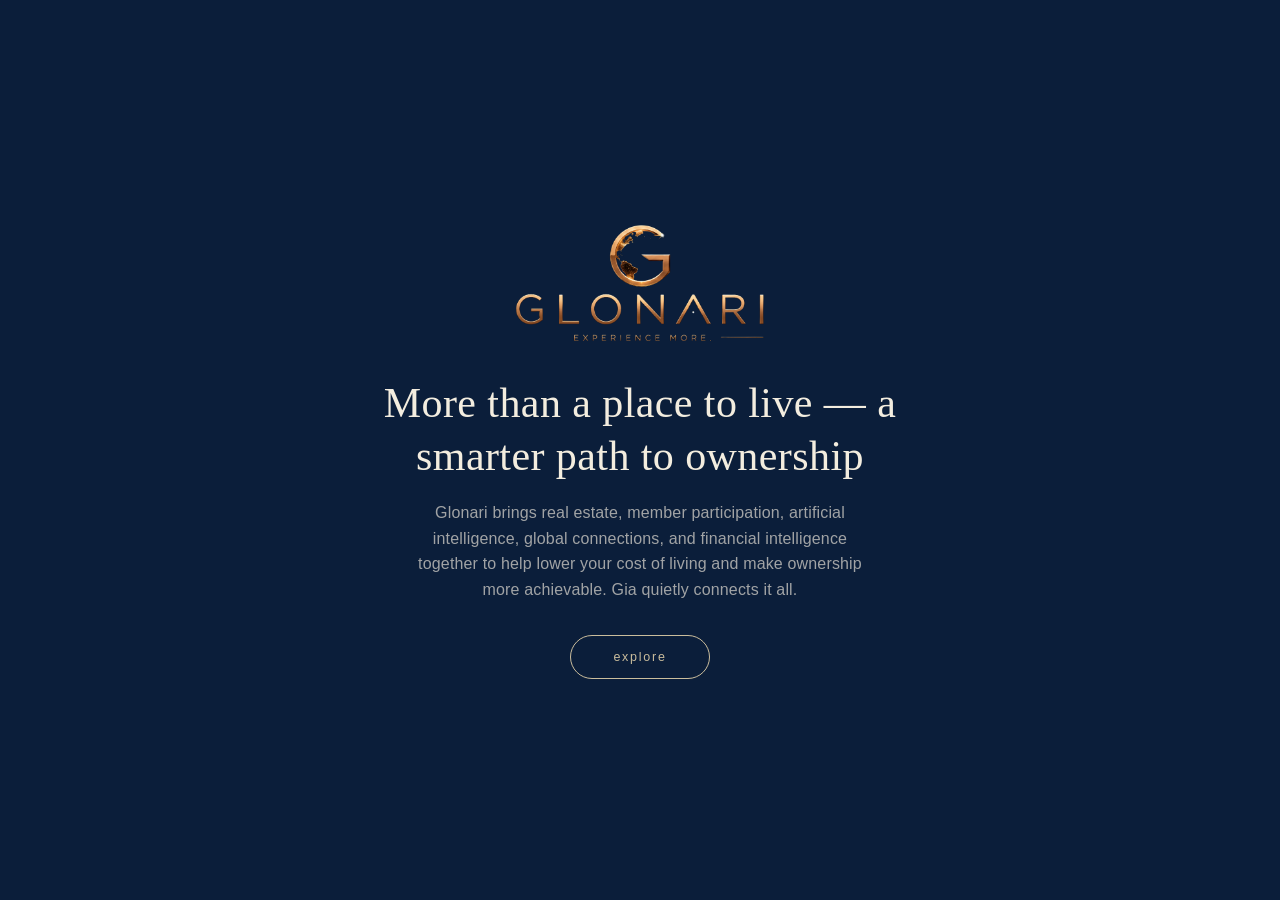
<file: index.html>
<!DOCTYPE html>
<html lang="en">
<head>
<meta charset="UTF-8">
<meta name="viewport" content="width=device-width, initial-scale=1.0">
<script>
  // Device gate (PRODUCT_REQUIREMENTS.md §19 / DEVELOPMENT_PLAN.md
  // Stage 14): this desktop scene and mobile/index.html's static tap-zone
  // scene are two independent entry points with no shared layout — a
  // narrow/portrait viewport must never load this page's parallax scene
  // at all, not just render it awkwardly. Runs synchronously, as the
  // very first thing after <meta viewport> (so the media query already
  // sees the real device width, not a pre-viewport-meta default) and
  // before any stylesheet/asset below is requested, so a phone-sized
  // viewport never fetches this page's desktop assets before leaving.
  // 767px matches this project's own established mobile breakpoint (see
  // Stage 14's history). .replace(), not .href, so the redirect doesn't
  // leave a back-button entry that would just bounce the user right
  // back here into another redirect.
  //
  // Live re-check (2026-08-25, later still): the one-time check above
  // only ever runs once, at load — it never catches a viewport that
  // narrows to mobile width AFTER this page has already loaded (a manual
  // browser-window resize, an orientation change, or a backgrounded tab
  // resuming at a different size), so a desktop-loaded page left open
  // through one of those never left. `MediaQueryList`'s own 'change'
  // event exists exactly for this — it fires only when `matches` itself
  // flips, not on every resize tick, so it's used here instead of a
  // manual `resize` listener; the SAME MediaQueryList object is reused
  // for both the one-time check and this listener, rather than
  // constructing a second one for the same query.
  // Returning to the Campus (2026-10-12): the branded intro is only for
  // a fresh entry. A browser Back/Forward to this page, or arriving from
  // one of the sub-sites (their "← Glonari" back link, or any link out of
  // meet-gia/, digital-banker/, global-dream/, global-reserve/), lands
  // straight in the Campus. Same-origin referrer only, so an outside
  // link still gets the intro, and a manual reload (which keeps the old
  // referrer) still shows it.
  function glonariReturningToCampus() {
    try {
      var nav = performance.getEntriesByType('navigation')[0];
      if (nav && nav.type === 'back_forward') return true;
      if ((nav && nav.type === 'reload') || !document.referrer) return false;
      var ref = new URL(document.referrer);
      return ref.origin === location.origin &&
        /\/(meet-gia|digital-banker|global-dream|global-reserve)\//.test(ref.pathname);
    } catch (e) {
      return false;
    }
  }

  var mobileQuery = window.matchMedia('(max-width: 767px)');

  function goMobile() {
    window.location.replace('mobile/index.html');
  }

  if (mobileQuery.matches) {
    // A returning visit forwarded to mobile carries its "skip the intro"
    // decision along: after .replace() the mobile page only sees this
    // page as its referrer and a plain 'navigate' type.
    if (glonariReturningToCampus()) sessionStorage.setItem('glonariSkipIntro', '1');
    goMobile();
  } else {
    var pendingMobileRedirect = null;
    mobileQuery.addEventListener('change', function (event) {
      if (pendingMobileRedirect) {
        clearTimeout(pendingMobileRedirect);
        pendingMobileRedirect = null;
      }
      if (!event.matches) return; // only react to crossing INTO mobile width
      // Debounced (300ms): guards against a transient/flickering match —
      // DevTools device-emulation toggling, or the brief instant of
      // unstable `innerWidth` some mobile browsers report mid
      // orientation-change — by requiring the narrow state to still hold
      // once the delay elapses, rather than acting on the very first
      // 'change' event.
      pendingMobileRedirect = setTimeout(function () {
        if (mobileQuery.matches) {
          // One-shot marker consumed by mobile/index.html's own inline
          // <head> script — this call site is the LIVE resize/orientation
          // redirect, not the initial synchronous check above, so the
          // destination page must not replay the branded intro (see
          // intro.js). Set immediately before the existing goMobile()
          // call; goMobile() itself and the redirect criteria are
          // unchanged.
          sessionStorage.setItem('glonariSkipIntro', '1');
          goMobile();
        }
      }, 300);
    });
  }
</script>
<script>
  // Branded intro one-shot marker (see intro.js/intro.css): consumed here,
  // once, so only the automatic live-redirect above (the only call site
  // that sets it) suppresses the intro on its destination page. A normal
  // load, a manual reload, or a redirect from the initial synchronous
  // check further up never has this marker set, so they always show it.
  // Returning to the Campus (see glonariReturningToCampus above) skips it
  // too.
  if (sessionStorage.getItem('glonariSkipIntro')) {
    sessionStorage.removeItem('glonariSkipIntro');
  } else if (!glonariReturningToCampus()) {
    document.documentElement.classList.add('intro-active');
  }
</script>
<script>
  // WebKit engine (Safari on macOS, any browser on iOS) shows WebM VP9
  // alpha as an opaque box. Chromium UAs carry "Chrome/", Firefox desktop
  // has no "AppleWebKit". The presenter falls back to its still poster.
  (function () {
    var ua = navigator.userAgent;
    if (/AppleWebKit\//.test(ua) && !/(Chrome|Chromium)\//.test(ua)) {
      document.documentElement.classList.add('no-alpha-webm');
    }
  })();
</script>
<title>Glonari Global Scene</title>
<link rel="stylesheet" href="design-tokens.css">
<link rel="stylesheet" href="styles.css">
<link rel="stylesheet" href="section-modal.css">
<link rel="stylesheet" href="intro.css">
</head>
<body>
  <!-- Branded intro overlay: shared markup/behavior with mobile/index.html
       — see intro.css/intro.js. Sits above the Campus (and its own
       #modal-overlay) while active; fully removed from the DOM on exit.
       Not aria-hidden: unlike the old auto-exiting version, this one holds
       a real interactive control (the "explore" button) that assistive
       tech must be able to reach. -->
  <div id="intro-overlay">
    <div class="intro-inner">
      <div class="intro-logo" id="intro-logo">
        <picture>
          <source type="image/webp" srcset="assets/glonari-logo.webp">
          <img src="assets/glonari-logo.png" alt="Glonari" width="1584" height="763">
        </picture>
      </div>
      <div class="intro-copy" id="intro-copy">
        <h1 class="intro-headline">More than a place to live — a smarter path to ownership</h1>
        <p class="intro-subhead">Glonari brings real estate, member participation, artificial intelligence, global connections, and financial intelligence together to help lower your cost of living and make ownership more achievable. Gia quietly connects it all.</p>
      </div>
      <button type="button" class="intro-cta" id="intro-cta">explore</button>
    </div>
  </div>

  <div class="stage-viewport">
  <div class="scene-world">
  <div class="scene" data-name="Glonari-Global-Scene">

    <div class="layer sky" data-depth="0.2">
      <picture>
        <source type="image/webp" srcset="assets/sky.webp">
        <img src="assets/sky.png" alt="" class="fill cover" width="2172" height="724">
      </picture>
    </div>

    <div class="layer building building-global-connections" data-left="2" data-width="299" tabindex="0" role="button" aria-label="Global Connections — open section">
      <div class="building-lift">
        <picture>
          <source type="image/webp" srcset="assets/global-connections.webp">
          <img src="assets/global-connections.png" alt="Global Connections building" class="fill cover" width="1122" height="1402">
        </picture>
      </div>
    </div>

    <div class="layer building building-glonari-news" data-left="301" data-width="258" tabindex="0" role="button" aria-label="Glonari News — open section">
      <div class="building-lift">
        <picture>
          <source type="image/webp" srcset="assets/glonari-news.webp">
          <img src="assets/glonari-news.png" alt="Glonari News building" class="fill cover" width="1122" height="1402">
        </picture>
      </div>
    </div>

    <div class="layer building building-pulse" data-left="535" data-width="295" tabindex="0" role="button" aria-label="Glonari Pulse — open section">
      <div class="building-lift">
        <picture>
          <source type="image/webp" srcset="assets/pulse.webp">
          <img src="assets/pulse.png" alt="Glonari Pulse building" class="fill cover" width="1209" height="1300">
        </picture>
      </div>
    </div>

    <div class="layer building building-persona" data-left="783" data-width="507" tabindex="0" role="button" aria-label="Signature Persona Pavilion — open section">
      <div class="building-lift">
        <picture>
          <source type="image/webp" srcset="assets/persona.webp">
          <img src="assets/persona.png" alt="Signature Persona Pavilion building" class="fill cover" width="1672" height="941">
        </picture>
      </div>
    </div>

    <div class="layer building building-banker" data-left="1241" data-width="349.875" tabindex="0" role="button" aria-label="Digital Banker — open section">
      <div class="building-lift">
        <picture>
          <source type="image/webp" srcset="assets/banker.webp">
          <img src="assets/banker.png" alt="Digital Banker building" class="fill cover" width="1440" height="1192">
        </picture>
      </div>
    </div>

    <div class="layer building building-global-dream" data-left="1563" data-width="261" tabindex="0" role="button" aria-label="Global Dream — open section">
      <div class="building-lift">
        <picture>
          <source type="image/webp" srcset="assets/global-dream.webp">
          <img src="assets/global-dream.png" alt="Global Dream building" class="fill cover" width="1122" height="1402">
        </picture>
      </div>
    </div>

    <div class="layer building building-glonari-ancillary" data-left="1824" data-width="227" tabindex="0" role="button" aria-label="Glonari Ancillary — open section">
      <div class="building-lift">
        <picture>
          <source type="image/webp" srcset="assets/glonari-ancillary.webp">
          <img src="assets/glonari-ancillary.png" alt="Glonari Ancillary building" class="crop-ancillary" width="1448" height="1086">
        </picture>
      </div>
    </div>

    <div class="layer plaza" data-depth="1.1">
      <picture>
        <source type="image/webp" srcset="assets/plaza.webp">
        <img src="assets/plaza.png" alt="Plaza with Glonari globe fountain" class="crop-plaza" width="1983" height="793">
      </picture>
      <!-- Fountain water animation. .water-video-mask is clipped by
           water-mask.svg to exactly the pool's donut-shaped water surface
           (see the mask's own path) — that shape already excludes the
           GLONARI pedestal's footprint, so the pedestal/inscription (baked
           into plaza.png) stay fully visible with nothing extra needed to
           keep the video "behind" them. The wrapper is sized like
           .crop-plaza's containing box (inset:0 of .layer.plaza, the full
           2050x799 frame — see styles.css), not to .crop-plaza's own offset
           box, because water-mask.svg was authored against that full-frame
           coordinate system; mask-size:100% 100% on the wrapper relies on
           that match. The <video> inside is positioned/sized (not
           object-fit-cropped against the full frame) to land ITS OWN
           source footage's already-oval, already-lit fountain graphic
           directly over the mask's pool-ring bounding box — see the
           .water-video comment in styles.css for the source measurements
           this is derived from. -->
      <div class="water-video-mask" aria-hidden="true">
        <video class="water-video" autoplay muted loop playsinline preload="auto">
          <source src="assets/fountain-water.mp4" type="video/mp4">
        </video>
      </div>
      <!-- Presenter: VP9+alpha video (Meet Gia link — hover/click/focus are
           handled by main.js's building hit-testing, see NAV_TARGETS). WebKit (Safari, and every iOS
           browser) can't render WebM alpha, so the <head> script marks it with
           html.no-alpha-webm and only the poster <picture> is shown there.
           <source> uses data-src so nothing is fetched until main.js decides. -->
      <div class="presenter" tabindex="0" role="link" aria-label="Meet Gia — open">
        <video class="presenter__video" muted playsinline preload="auto" poster="assets/presenter-poster.png"><source data-src="assets/presenter.webm" type="video/webm"></video>
        <picture class="presenter__poster">
          <source type="image/webp" srcset="assets/presenter-poster.webp">
          <img src="assets/presenter-poster.png" alt="" width="540" height="910">
        </picture>
      </div>
    </div>

  </div>
  </div>
  </div>

  <!-- Section modal: structure/style adapted from the Glonari Global
       Campus reference (#modal-overlay/#modal-card there). Deliberately a
       sibling of .stage-viewport, not a child of it, so it's never inside
       the parallax-transformed .scene-world subtree and can't move with
       the scene regardless of the pointer offset at the moment it opens. -->
  <div id="modal-overlay">
    <div id="modal-card" role="dialog" aria-modal="true" aria-labelledby="modal-title" aria-describedby="modal-desc">
      <h2 id="modal-title"></h2>
      <p id="modal-desc"></p>
      <button id="modal-close" type="button">Close</button>
    </div>
  </div>

  <!-- Persistent hint: the only screen in the connected chain with no
       scroll/one-shot action to hide it after, so unlike GIA's .cue it has
       no fade-out logic at all — only hidden while the section modal is
       open (body.modal-active, see main.js/styles.css). -->
  <div class="explore-hint" aria-hidden="true">
    <span class="explore-hint__text">Explore</span>
  </div>

  <div class="cursor-dot" aria-hidden="true"></div>
  <div class="cursor-ring" aria-hidden="true"></div>

  <!-- Cross-project navigation fade: a plain black overlay, sibling of the
       modal/cursor above, used only when a building click leaves this page
       entirely (currently: Digital Banker → digital-banker/gia/). Faded in
       by main.js's navigateWithFade() right before the real page
       navigation, so the jump to the next static site reads as one
       continuous cut-to-black rather than a hard reload flash. Not used by
       the in-page section modal, which has its own open/close treatment. -->
  <div id="exit-transition" aria-hidden="true"></div>

  <!-- Same GSAP build/version as mobile/index.html (and, until 2026-10-01,
       the former digital-banker/lobby/), for one version in use across
       the project. `defer`, placed immediately
       before intro.js (also `defer`): deferred scripts run in document
       order, so `gsap` is guaranteed defined by the time intro.js runs. -->
  <script src="https://cdn.jsdelivr.net/npm/gsap@3.12.7/dist/gsap.min.js" defer></script>
  <script src="intro.js" defer></script>
  <script src="section-modal.js" defer></script>
  <script src="main.js" defer></script>
</body>
</html>
</file>
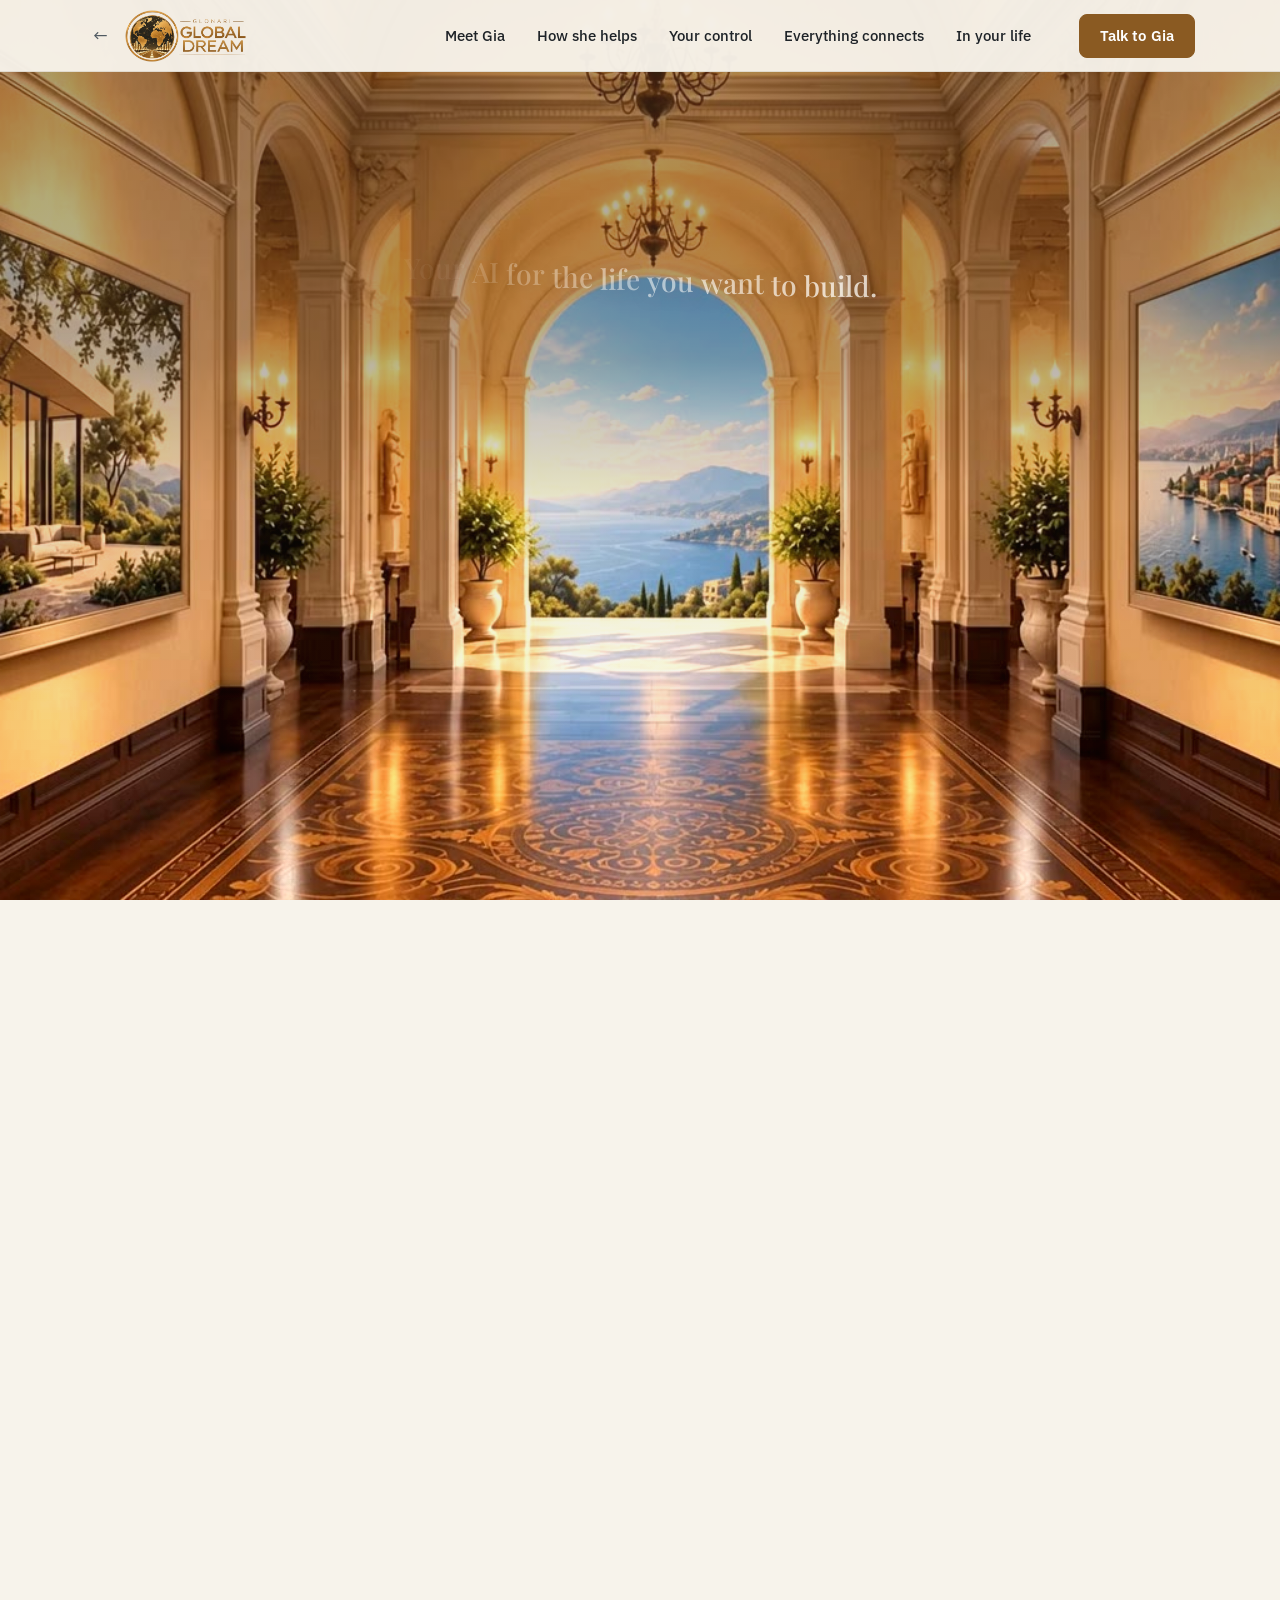
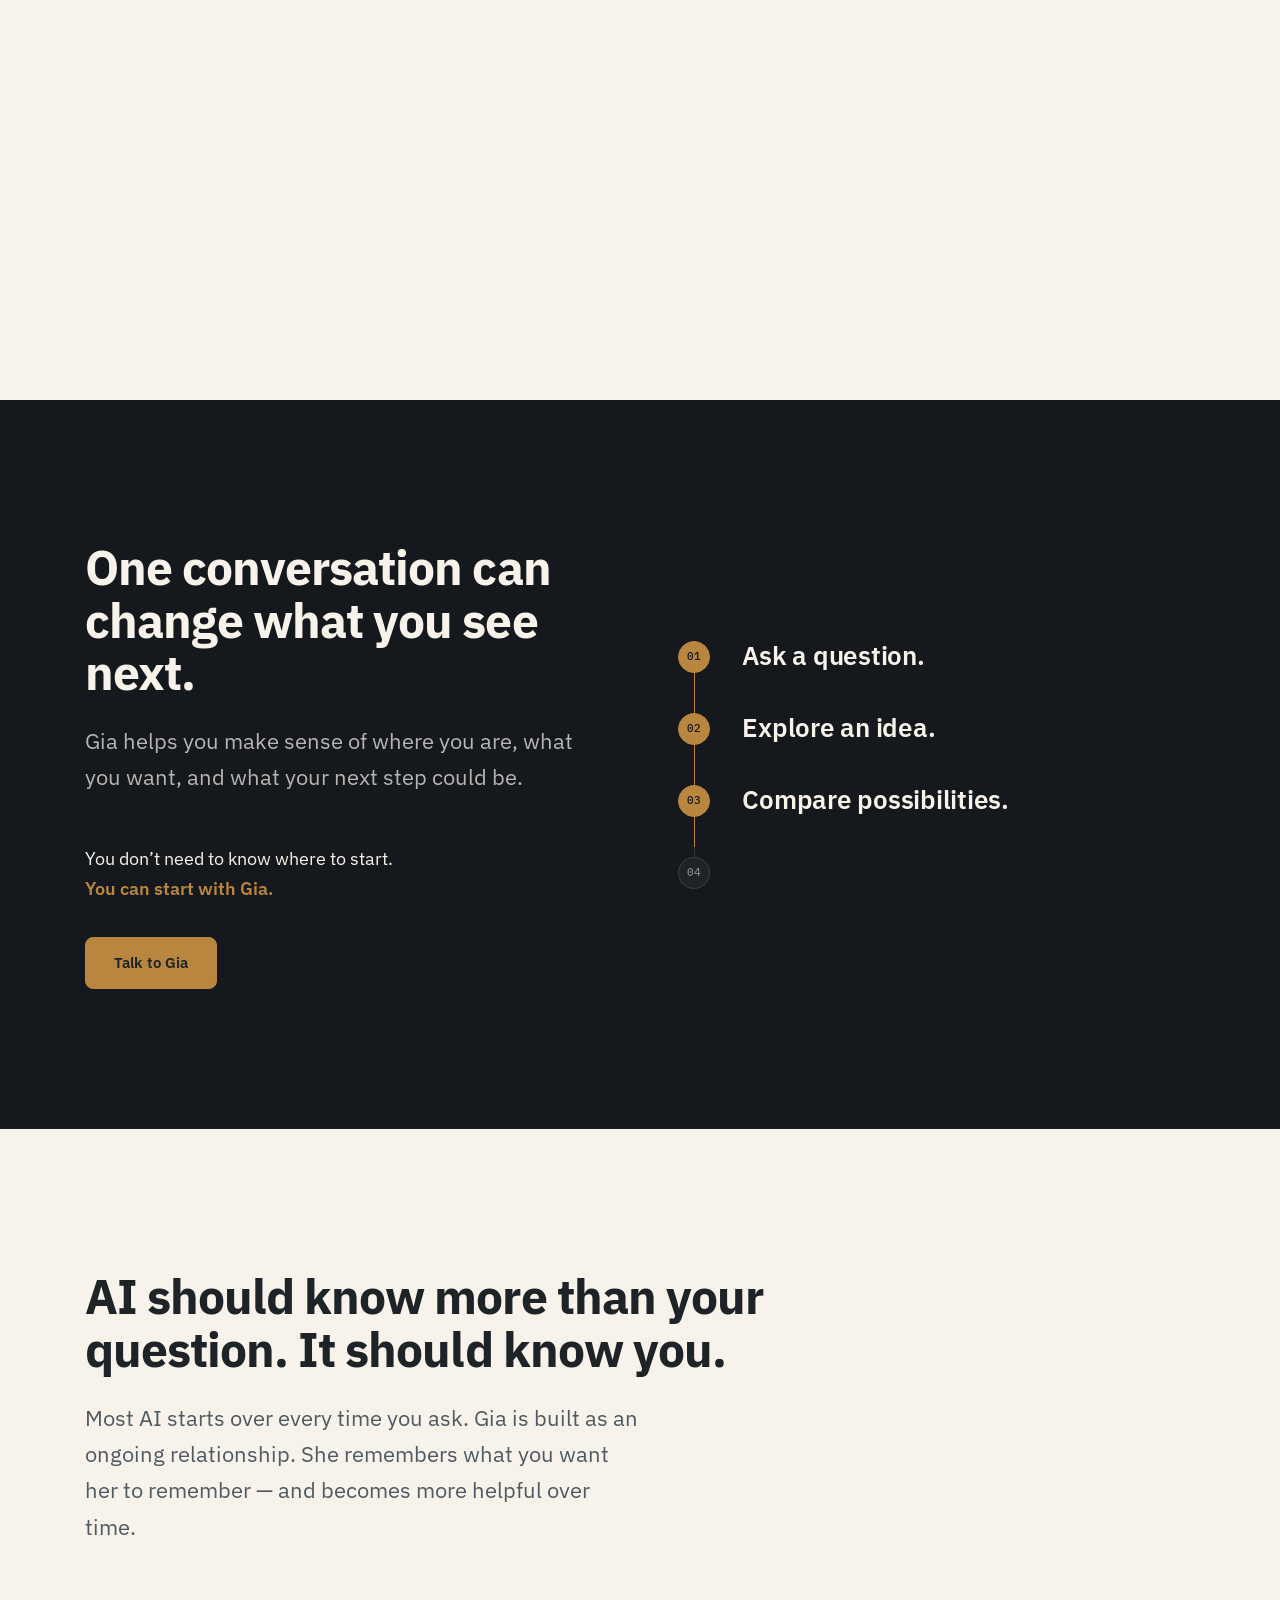
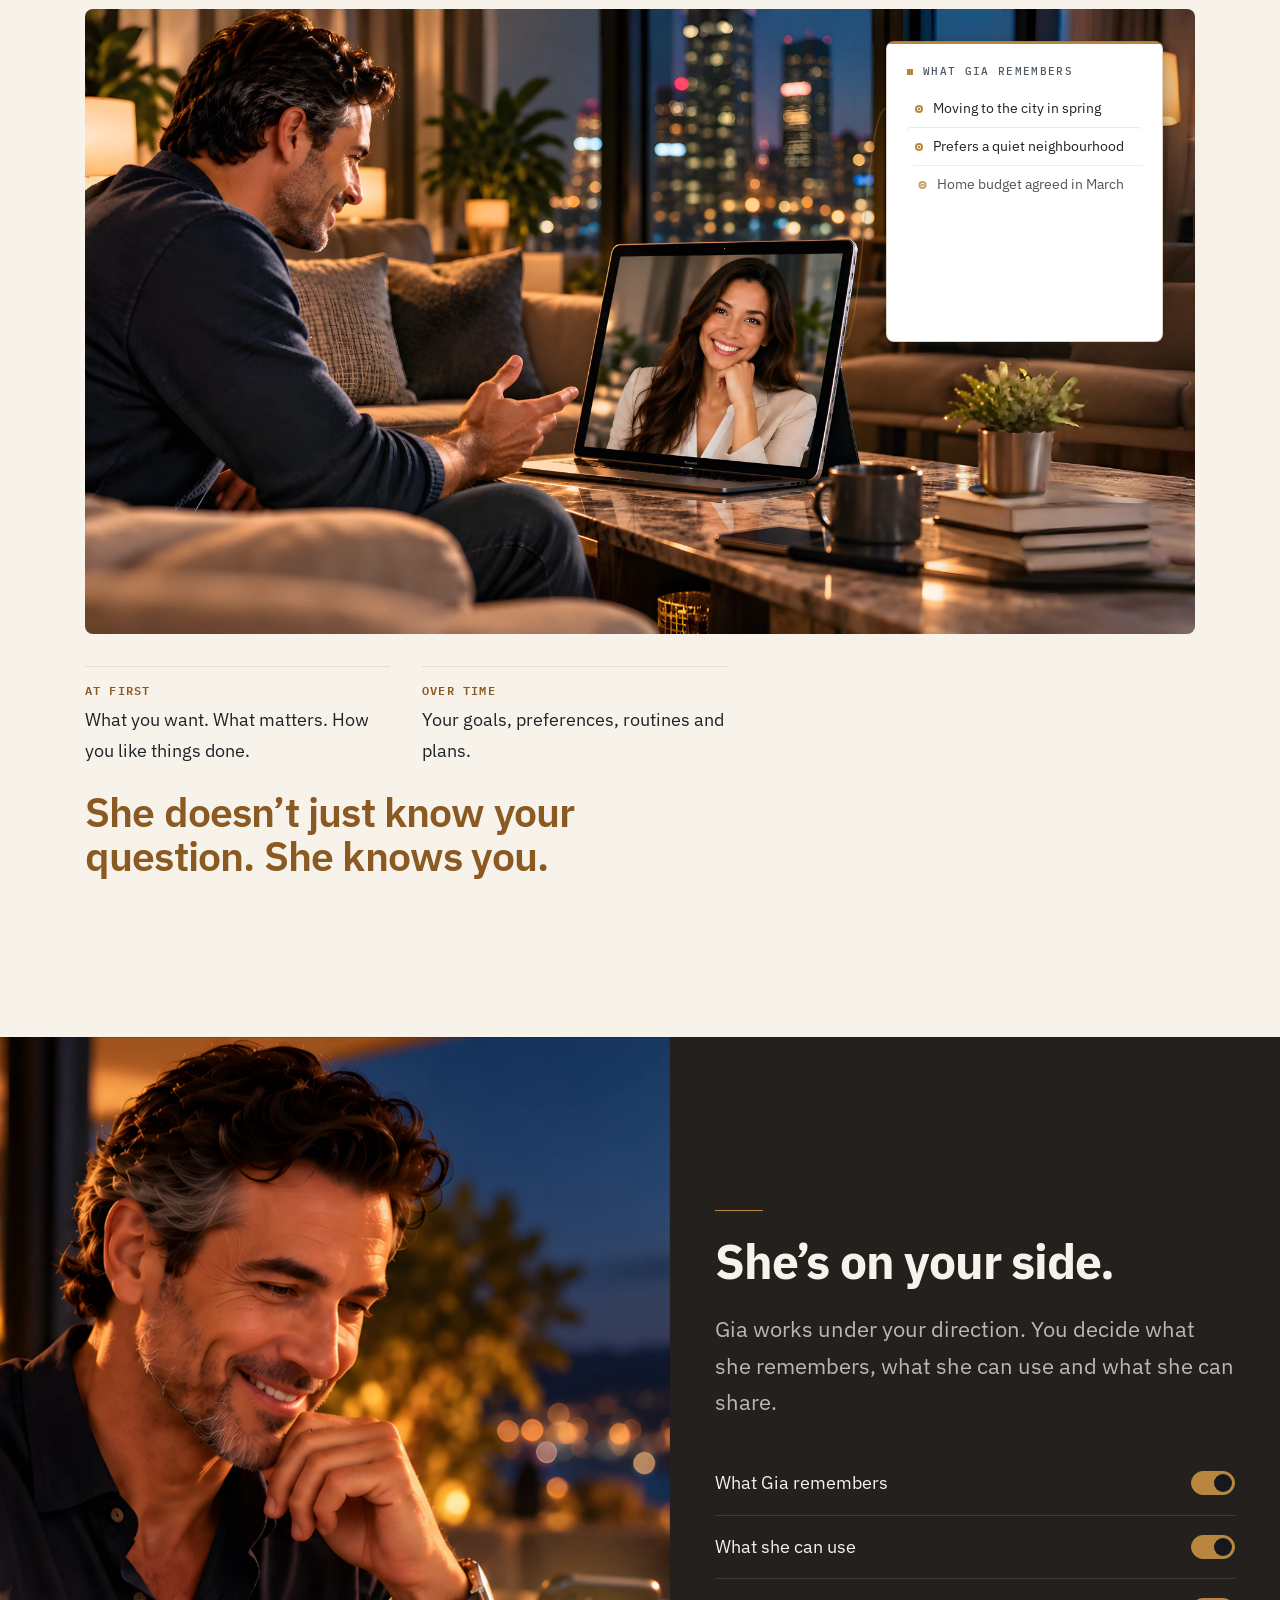
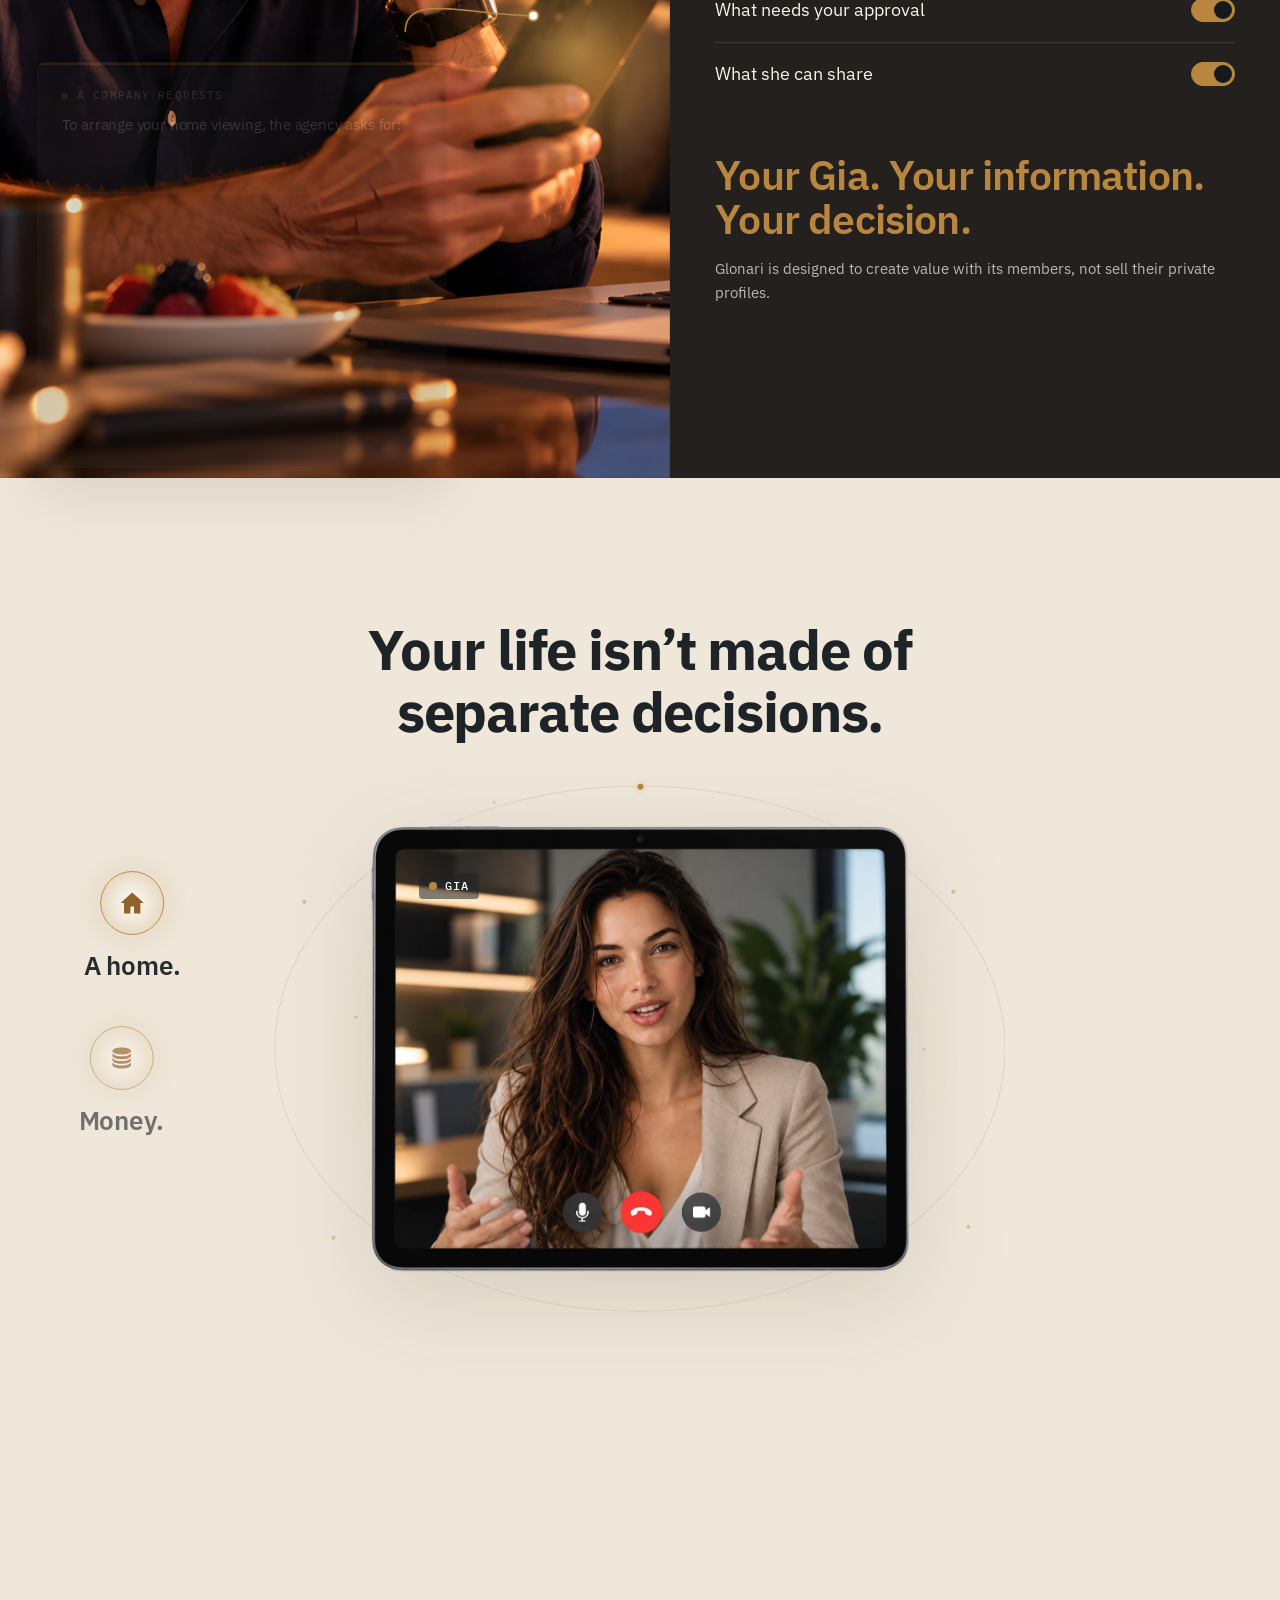
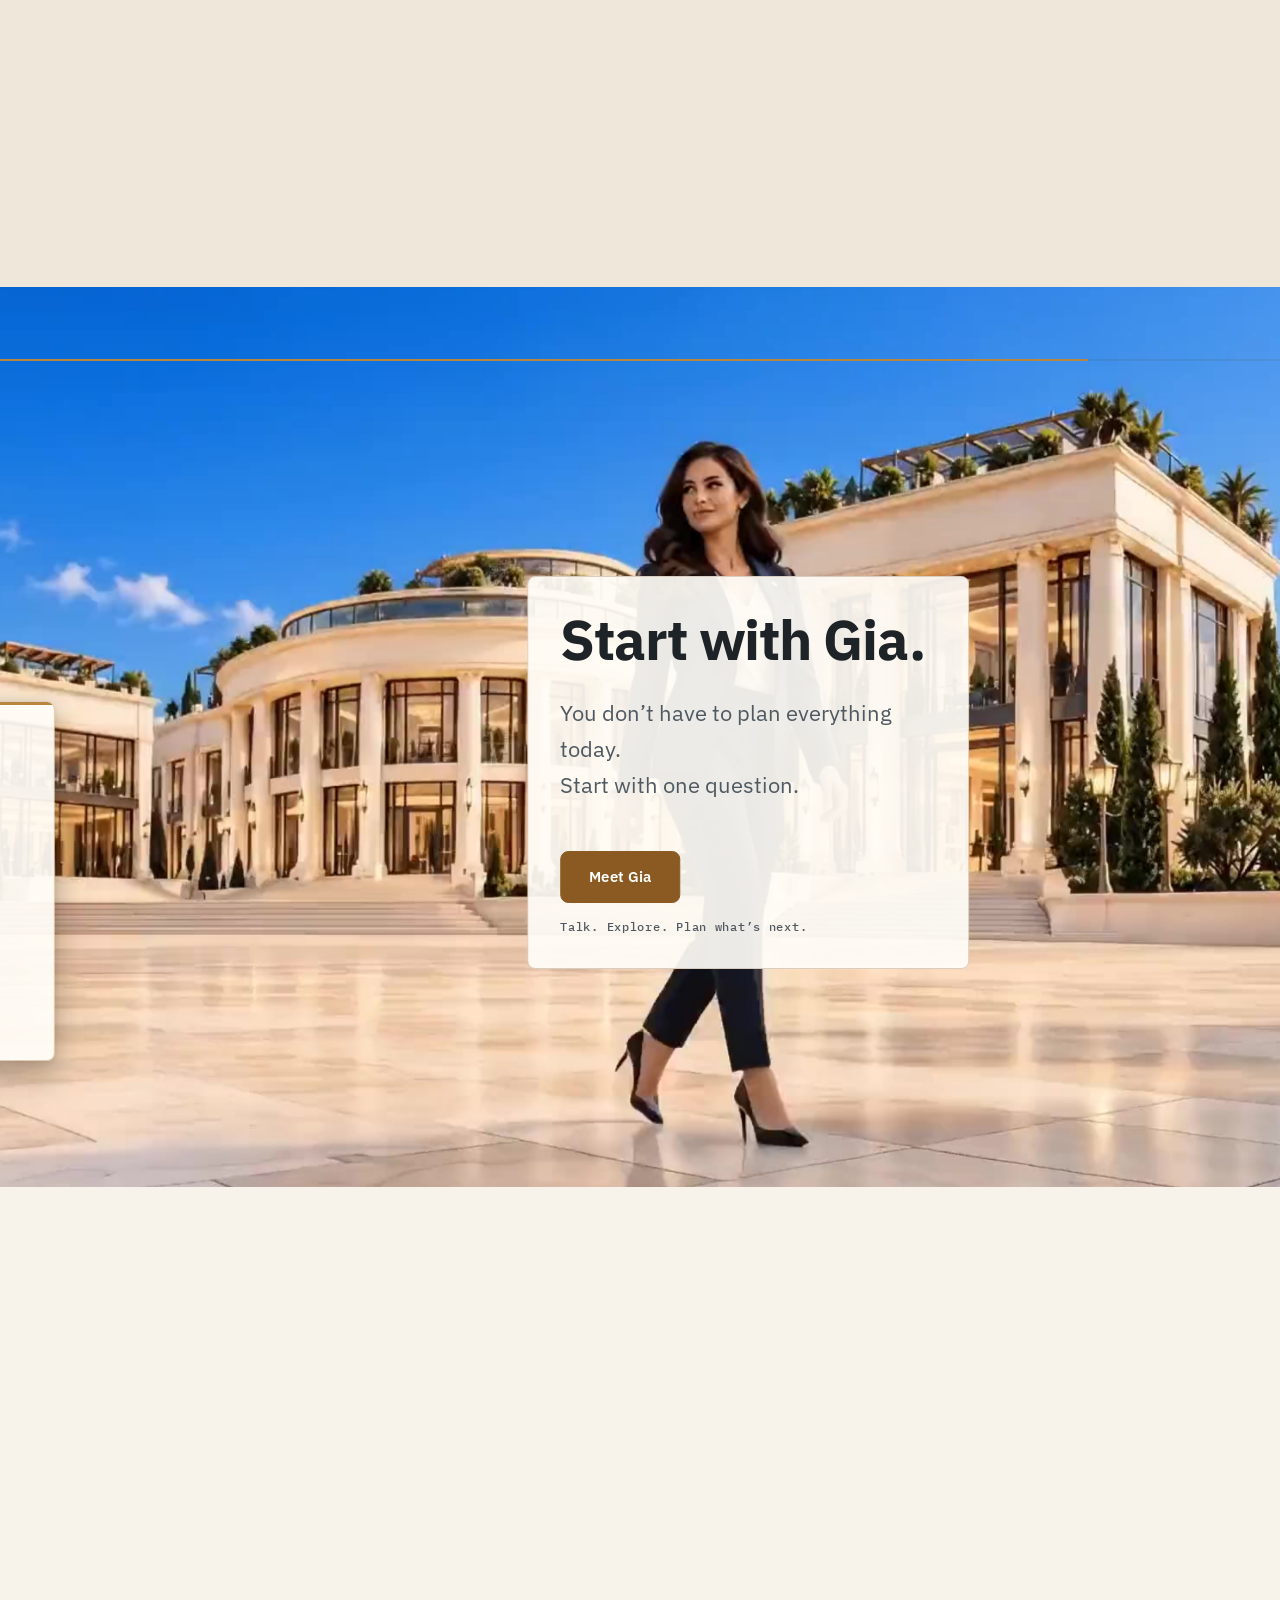
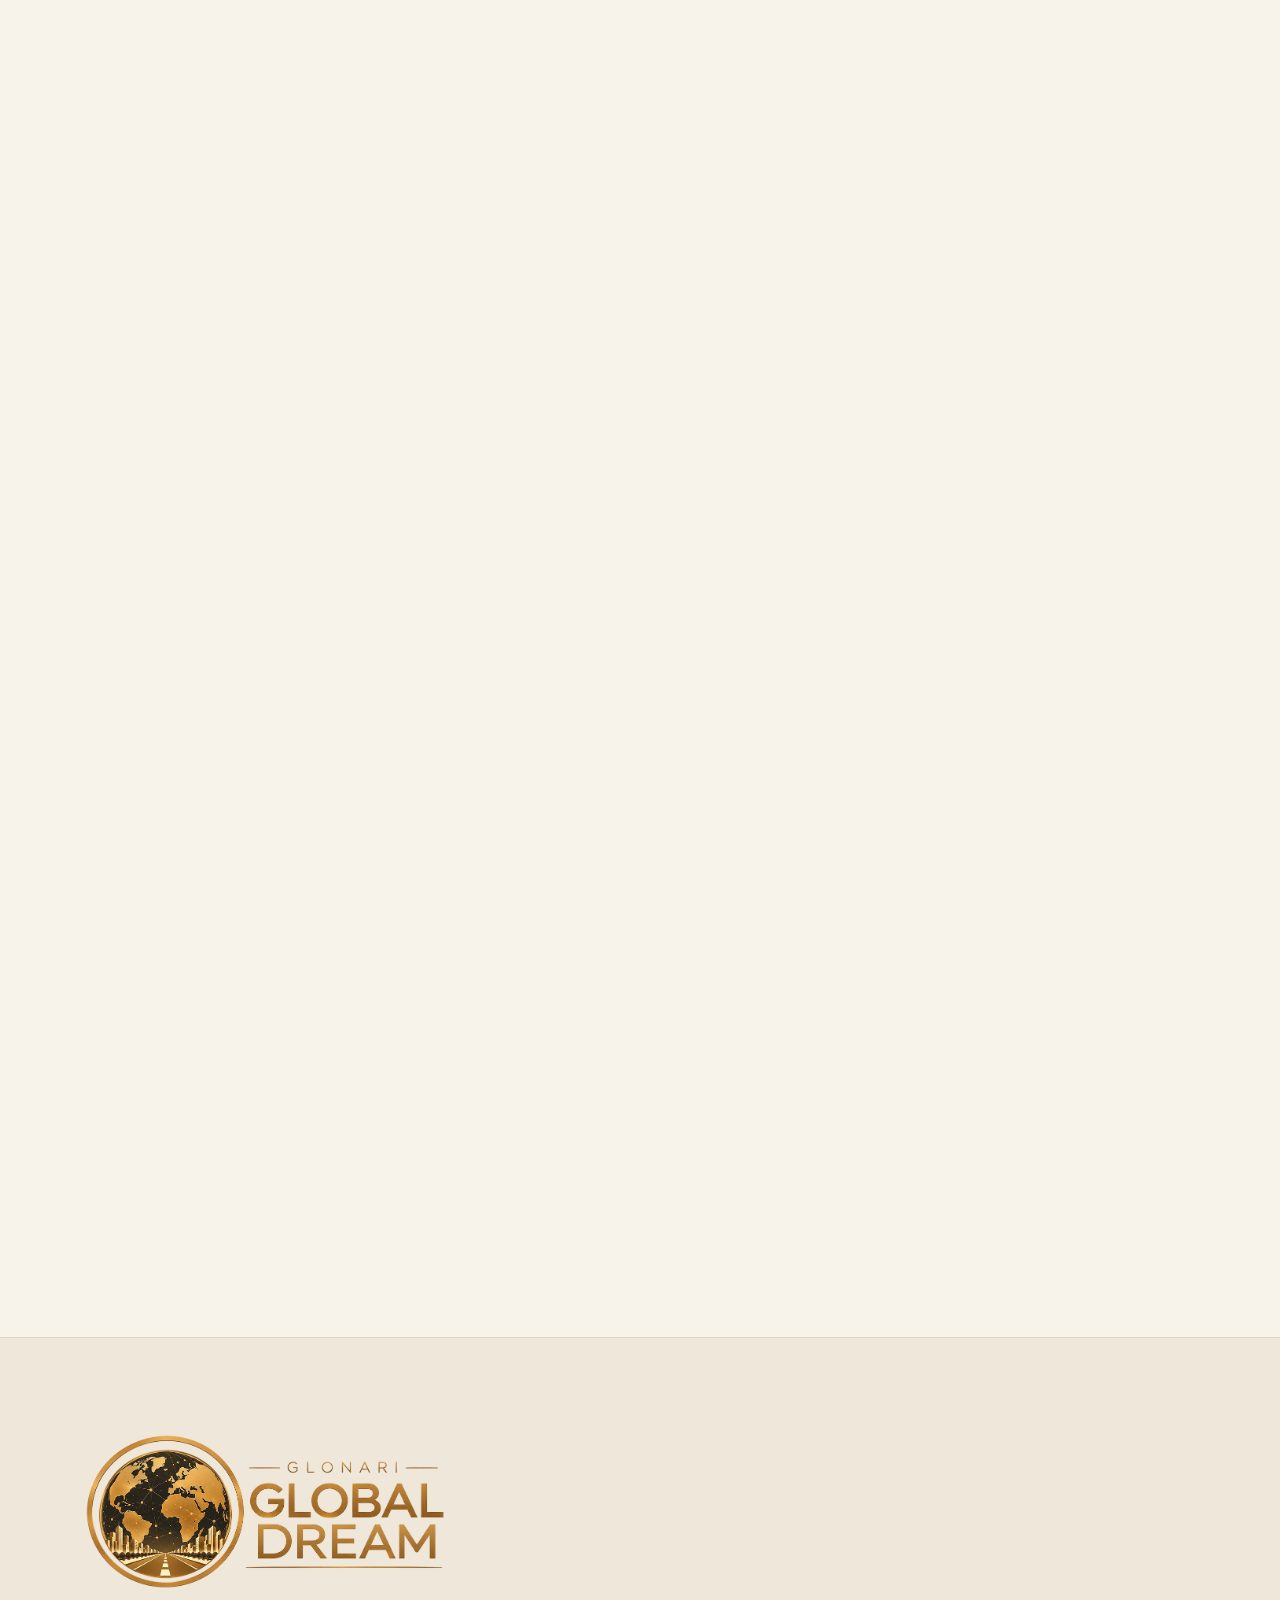
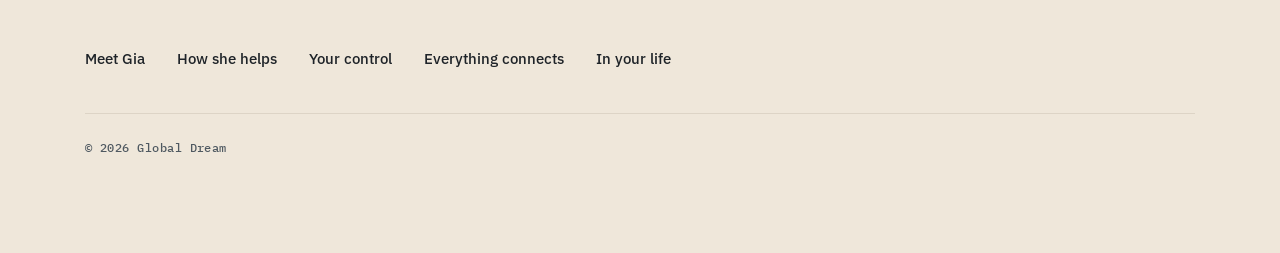
<file: global-dream/index.html>
<!doctype html>
<html lang="en">
<head>
  <meta charset="utf-8">
  <meta name="viewport" content="width=device-width, initial-scale=1">
  <title>Gia — Global Dream</title>

  <link rel="icon" href="favicon.ico" sizes="any">
  <link rel="icon" type="image/png" sizes="32x32" href="media/logo/favicon-32.png">
  <link rel="apple-touch-icon" href="media/logo/apple-touch-icon.png">

  <link rel="preconnect" href="https://fonts.googleapis.com">
  <link rel="preconnect" href="https://fonts.gstatic.com" crossorigin>
  <link rel="stylesheet" href="https://fonts.googleapis.com/css2?family=IBM+Plex+Mono:wght@400;500;600&family=IBM+Plex+Sans:wght@400;500;600;700&family=Playfair+Display:wght@500;700&display=swap">

  <link rel="stylesheet" href="css/tokens.css">
  <link rel="stylesheet" href="css/base.css">
  <link rel="stylesheet" href="css/screens.css">
  <link rel="stylesheet" href="css/gia-story.css">
  <link rel="stylesheet" href="css/site-shell.css">
  <!-- Dark entry veil for the hand-off from the Digital Banker atrium
       (digital-banker/atrium/index.html, whose own #veil is the same
       #1c1005). Inline in <head>, not a linked stylesheet or a JS-added
       class, so the very first paint is already fully opaque. Not part of
       Screen 1: a separate full-viewport layer above everything on the page,
       including .gd-header (z-index 2000 vs. its 100). Same technique as
       the Global Reserve page's own entry veil. -->
  <style>
    #entry-veil {
      position: fixed;
      inset: 0;
      z-index: 2000;
      opacity: 1;
      pointer-events: none;
      background: #1c1005;
    }
  </style>
</head>
<body>
  <div id="entry-veil" aria-hidden="true"></div>
  <script>
    // Lifts the dark entry veil once the header, hero poster and text have
    // had a moment to render. Independent of js/hero-scrub.js (Screen 1)
    // and js/site-shell.js.
    (function () {
      var VEIL_HOLD_MS = 90;
      var VEIL_OUT_MS = 300;
      var el = document.getElementById('entry-veil');
      if (!el) return;
      var reduceMotion = window.matchMedia('(prefers-reduced-motion: reduce)').matches;
      window.setTimeout(function () {
        el.style.transition = reduceMotion ? 'none' : 'opacity ' + VEIL_OUT_MS + 'ms ease-out';
        el.style.opacity = '0';
        window.setTimeout(function () { el.remove(); }, reduceMotion ? 0 : VEIL_OUT_MS);
      }, reduceMotion ? 0 : VEIL_HOLD_MS);
    })();
  </script>
  <!-- Global site shell — header (build spec 5.5). -->
  <header class="gd-header">
    <div class="gd-container gd-header__bar">
      <a class="gd-header__back" href="../digital-banker/atrium/index.html" aria-label="Back to Digital Banker atrium">&larr;</a>
      <a class="gd-header__brand" href="#screen-1" aria-label="Glonari Global Dream">
        <picture>
          <source media="(max-width: 359px)" srcset="media/logo/gd-emblem-light.webp" width="416" height="416">
          <img src="media/logo/gd-lockup-light.webp" alt="" width="915" height="393">
        </picture>
      </a>
      <nav class="gd-header__nav" id="gd-header-menu">
        <ul class="gd-header__links">
          <li><a class="gd-header__link" href="#screen-1">Meet Gia</a></li>
          <li><a class="gd-header__link" href="#screen-2">How she helps</a></li>
          <li><a class="gd-header__link" href="#screen-side">Your control</a></li>
          <li><a class="gd-header__link" href="#screen-3">Everything connects</a></li>
          <li><a class="gd-header__link" href="#screen-4">In your life</a></li>
        </ul>
      </nav>
      <div class="gd-header__actions">
        <!-- TODO: destination for Talk to Gia (build spec Appendix B, item 1) -->
        <a class="gd-button gd-button--primary gd-header__action" href="#">Talk to Gia</a>
        <button type="button" class="gd-header__toggle" aria-label="Open menu" aria-expanded="false" aria-controls="gd-header-menu">
          <span class="gd-header__toggle-lines" aria-hidden="true"></span>
        </button>
      </div>
    </div>
  </header>

  <main>
    <!-- Screen 1 — Hero / scroll video (build spec 5.1). -->
    <section id="screen-1" class="gd-hero" data-screen="hero">
      <div class="gd-hero__runway">
        <div class="gd-hero__stage">
          <div class="gd-hero__media">
            <video class="gd-hero__video" data-src="media/gd-hero.mp4" poster="media/gd-hero-poster.jpg" muted playsinline preload="none" aria-hidden="true" tabindex="-1"></video>
          </div>
          <div class="gd-hero__veil" aria-hidden="true"></div>
          <div class="gd-hero__text">
            <div class="gd-hero__column">
              <div class="gd-hero__block gd-hero__block--1">
                <h1 class="gd-hero__title" data-split>GIA</h1>
                <p class="gd-hero__tagline" data-split>Your AI for the life you want to build.</p>
              </div>
              <div class="gd-hero__block gd-hero__block--2">
                <p class="gd-hero__phrase" data-split>Start with Gia.</p>
              </div>
              <div class="gd-hero__block gd-hero__block--3">
                <p class="gd-hero__phrase" data-split>Talk. Explore. Plan.</p>
                <!-- TODO: destination for Meet Gia (build spec Appendix B, item 1) -->
                <a class="gd-button gd-button--primary gd-hero__cta" href="#">Meet Gia</a>
              </div>
            </div>
          </div>
        </div>
      </div>
    </section>

    <!-- Screen 2 — What Gia does, dark accent (build spec 5.2). -->
    <section id="screen-2" class="gd-section gd-conversation" data-screen="conversation">
      <div class="gd-container gd-conversation__grid">
        <div class="gd-conversation__text">
          <h2 class="gd-h2 gd-conversation__title" data-reveal>One conversation can change what you see next.</h2>
          <p class="gd-lead gd-conversation__body" data-reveal data-reveal-delay="1">Gia helps you make sense of where you are, what you want, and what your next step could be.</p>
          <div class="gd-conversation__closing" data-reveal data-reveal-delay="2">
            <p class="gd-body gd-conversation__line">You don’t need to know where to start.</p>
            <p class="gd-body gd-conversation__line gd-conversation__line--accent">You can start with Gia.</p>
          </div>
          <div class="gd-conversation__actions" data-reveal data-reveal-delay="3">
            <!-- TODO: destination for Talk to Gia (build spec Appendix B, item 1) -->
            <a class="gd-button gd-button--primary gd-button--on-dark" href="#">Talk to Gia</a>
          </div>
        </div>

        <div class="gd-conversation__rail">
          <div class="gd-rail__track" aria-hidden="true">
            <span class="gd-rail__fill"></span>
            <span class="gd-rail__runner gd-rail__runner--trail"></span>
            <span class="gd-rail__runner"></span>
          </div>
          <ol class="gd-rail">
            <li class="gd-rail__item">
              <span class="gd-rail__node" aria-hidden="true">01</span>
              <h3 class="gd-h3 gd-rail__phrase">Ask a question.</h3>
            </li>
            <li class="gd-rail__item">
              <span class="gd-rail__node" aria-hidden="true">02</span>
              <h3 class="gd-h3 gd-rail__phrase">Explore an idea.</h3>
            </li>
            <li class="gd-rail__item">
              <span class="gd-rail__node" aria-hidden="true">03</span>
              <h3 class="gd-h3 gd-rail__phrase">Compare possibilities.</h3>
            </li>
            <li class="gd-rail__item">
              <span class="gd-rail__node" aria-hidden="true">04</span>
              <h3 class="gd-h3 gd-rail__phrase">Build a plan.</h3>
            </li>
          </ol>
        </div>
      </div>
    </section>

    <!-- Screen 2a — She knows you (build spec 5.2a). -->
    <section id="screen-knows" class="gd-section gd-knows" data-screen="knows">
      <div class="gd-container">
        <div class="gd-knows__header">
          <h2 class="gd-h2" data-reveal>AI should know more than your question. It should know you.</h2>
          <p class="gd-lead gd-knows__body" data-reveal data-reveal-delay="1">Most AI starts over every time you ask. Gia is built as an ongoing relationship. She remembers what you want her to remember — and becomes more helpful over time.</p>
        </div>

        <div class="gd-knows__visual">
          <div class="gd-knows__stage">
            <img class="gd-knows__image" src="media/gd-knows.webp" alt="A man relaxing at home in the evening, talking with Gia on a tablet" width="3640" height="2048" loading="lazy" decoding="async">
            <p class="gd-knows__pending" aria-hidden="true">Media pending<br>media/gd-knows.webp</p>
          </div>

          <svg class="gd-knows__threads" aria-hidden="true" focusable="false"></svg>

          <div class="gd-knows__overlay">
            <figure class="gd-memory">
              <figcaption class="visually-hidden">An example of what Gia remembers and how she uses it.</figcaption>
              <p class="gd-module__label">WHAT GIA REMEMBERS</p>
              <ul class="gd-memory__list">
                <li class="gd-memory__item">Moving to the city in spring</li>
                <li class="gd-memory__item" data-used>Prefers a quiet neighbourhood</li>
                <li class="gd-memory__item" data-used>Home budget agreed in March</li>
                <li class="gd-memory__item" data-used>Daughter starts school in September</li>
                <li class="gd-memory__item">Works from home three days a week</li>
              </ul>
            </figure>

            <figure class="gd-quote gd-knows__quote">
              <figcaption class="gd-quote__role gd-knows__role"><span class="gd-knows__card-node" aria-hidden="true"></span><img class="gd-knows__avatar" src="media/gia-avatar.webp" alt="" width="256" height="256" loading="lazy" decoding="async">GIA</figcaption>
              <blockquote class="gd-quote__text"><p>“The home you saved just dropped in price. It still fits your budget, and it’s close to the school. Want me to arrange a viewing?”</p></blockquote>
              <p class="gd-quote__outcome"><span>Gia remembered.</span> <span>Gia noticed.</span> <span>Gia acted.</span></p>
            </figure>
          </div>

          <div class="gd-knows__closing">
            <dl class="gd-knows__stages">
              <div class="gd-knows__step" data-reveal>
                <dt class="gd-eyebrow">AT FIRST</dt>
                <dd class="gd-body">What you want. What matters. How you like things done.</dd>
              </div>
              <div class="gd-knows__step" data-reveal data-reveal-delay="1">
                <dt class="gd-eyebrow">OVER TIME</dt>
                <dd class="gd-body">Your goals, preferences, routines and plans.</dd>
              </div>
            </dl>
            <p class="gd-data gd-knows__key" data-reveal data-reveal-delay="2">She doesn’t just know your question. She knows you.</p>
          </div>
        </div>
      </div>
    </section>

    <!-- Screen 2b — She’s on your side, second dark accent (build spec 5.2b). -->
    <section id="screen-side" class="gd-side" data-screen="side">
      <div class="gd-side__text">
        <div class="gd-side__inner">
          <h2 class="gd-h2 gd-side__title" data-reveal>She’s on your side.</h2>
          <p class="gd-lead gd-side__body" data-reveal data-reveal-delay="1">Gia works under your direction. You decide what she remembers, what she can use and what she can share.</p>
          <ul class="gd-side__controls" data-reveal data-reveal-delay="2">
            <li class="gd-side__control">
              <span class="gd-body gd-side__control-label" id="side-control-remembers">What Gia remembers</span>
              <button type="button" class="gd-switch" role="switch" aria-checked="true" aria-labelledby="side-control-remembers"><span class="gd-switch__glow" aria-hidden="true"></span><span class="gd-switch__thumb" aria-hidden="true"></span></button>
            </li>
            <li class="gd-side__control">
              <span class="gd-body gd-side__control-label" id="side-control-use">What she can use</span>
              <button type="button" class="gd-switch" role="switch" aria-checked="true" aria-labelledby="side-control-use"><span class="gd-switch__glow" aria-hidden="true"></span><span class="gd-switch__thumb" aria-hidden="true"></span></button>
            </li>
            <li class="gd-side__control">
              <span class="gd-body gd-side__control-label" id="side-control-approval">What needs your approval</span>
              <button type="button" class="gd-switch" role="switch" aria-checked="true" aria-labelledby="side-control-approval"><span class="gd-switch__glow" aria-hidden="true"></span><span class="gd-switch__thumb" aria-hidden="true"></span></button>
            </li>
            <li class="gd-side__control">
              <span class="gd-body gd-side__control-label" id="side-control-share">What she can share</span>
              <button type="button" class="gd-switch" role="switch" aria-checked="true" aria-labelledby="side-control-share" data-share><span class="gd-switch__glow" aria-hidden="true"></span><span class="gd-switch__thumb" aria-hidden="true"></span></button>
            </li>
          </ul>
          <p class="visually-hidden">Example settings. Nothing is saved.</p>
          <p class="gd-data gd-side__key" data-reveal data-reveal-delay="3">Your Gia. Your information. Your decision.</p>
          <p class="gd-small gd-side__note" data-reveal data-reveal-delay="4">Glonari is designed to create value with its members, not sell their private profiles.</p>
        </div>
      </div>

      <div class="gd-side__media">
        <img class="gd-side__image" src="media/gd-side.webp" alt="The same man in the evening, smiling as he checks a message from Gia on his phone" width="2460" height="3072" loading="lazy" decoding="async">
        <p class="gd-side__pending" aria-hidden="true">Media pending<br>media/gd-side.webp</p>
        <span class="gd-side__halo" aria-hidden="true"></span>
        <span class="gd-side__halo gd-side__halo--pulse" aria-hidden="true"></span>
      </div>

      <svg class="gd-side__thread" aria-hidden="true" focusable="false"></svg>

      <figure class="gd-request">
        <figcaption class="visually-hidden">An example of Gia sharing only the information a company needs.</figcaption>
        <span class="gd-request__node" aria-hidden="true"></span>
        <p class="gd-module__label gd-request__label">A COMPANY REQUESTS</p>
        <p class="gd-small gd-request__context">To arrange your home viewing, the agency asks for:</p>
        <ul class="gd-request__list">
          <li class="gd-request__row" data-share-row>
            <span class="gd-request__item">Your name and contact details</span>
            <span class="gd-request__status" aria-live="polite">
              <svg class="gd-request__glyph gd-request__glyph--check" viewBox="0 0 12 12" aria-hidden="true" focusable="false"><path d="M2 6.4 4.8 9.2 10 3.2"/></svg>
              <svg class="gd-request__glyph gd-request__glyph--cross" viewBox="0 0 12 12" aria-hidden="true" focusable="false"><path d="M3 3l6 6M9 3 3 9"/></svg>
              <span class="gd-request__status-text">Shared</span>
            </span>
            <span class="gd-request__scan" aria-hidden="true"></span>
          </li>
          <li class="gd-request__row is-withheld">
            <span class="gd-request__item">Your purchase history</span>
            <span class="gd-request__status">
              <svg class="gd-request__glyph" viewBox="0 0 12 12" aria-hidden="true" focusable="false"><path d="M2.5 6h7"/></svg>
              <span class="gd-request__status-text">Not needed</span>
            </span>
            <span class="gd-request__scan" aria-hidden="true"></span>
          </li>
          <li class="gd-request__row is-withheld">
            <span class="gd-request__item">Your location history</span>
            <span class="gd-request__status">
              <svg class="gd-request__glyph" viewBox="0 0 12 12" aria-hidden="true" focusable="false"><path d="M3 3l6 6M9 3 3 9"/></svg>
              <span class="gd-request__status-text">Not shared</span>
            </span>
            <span class="gd-request__scan" aria-hidden="true"></span>
          </li>
        </ul>
        <figure class="gd-quote gd-side__quote">
          <figcaption class="gd-quote__role gd-side__role"><img class="gd-side__avatar" src="media/gia-avatar.webp" alt="" width="256" height="256" loading="lazy" decoding="async">GIA</figcaption>
          <blockquote class="gd-quote__text"><p>“They don’t need that information to complete this. I haven’t shared it.”</p></blockquote>
        </figure>
      </figure>
    </section>

    <!-- Screen 3 — Everything connects (build spec 5.3). -->
    <section id="screen-3" class="gd-section gd-section--soft gd-connect" data-screen="connects">
      <div class="gd-container">
        <div class="gd-connect__header">
          <h2 class="gd-h2 gd-h2--large" data-reveal>Your life isn’t made of separate decisions.</h2>
        </div>

        <div class="gd-connect__stage">
          <div class="gd-connect__device">
            <div class="gd-connect__halo" aria-hidden="true"></div>
            <div class="gd-connect__orbit" aria-hidden="true">
              <span class="gd-connect__orbit-top"></span>
              <span class="gd-connect__speck" style="--x: 4%; --y: 22%; --s: 4px; --o: .45"></span>
              <span class="gd-connect__speck" style="--x: 11%; --y: 44%; --s: 3px; --o: .35"></span>
              <span class="gd-connect__speck" style="--x: 8%; --y: 86%; --s: 4px; --o: .4"></span>
              <span class="gd-connect__speck" style="--x: 93%; --y: 20%; --s: 4px; --o: .45"></span>
              <span class="gd-connect__speck" style="--x: 89%; --y: 50%; --s: 3px; --o: .3"></span>
              <span class="gd-connect__speck" style="--x: 95%; --y: 84%; --s: 4px; --o: .4"></span>
              <span class="gd-connect__speck" style="--x: 30%; --y: 3%; --s: 3px; --o: .35"></span>
            </div>
            <div class="gd-connect__float">
              <div class="gd-connect__frame">
                <img class="gd-connect__image" src="media/gia-tablet.webp" alt="Gia on a video call, speaking and gesturing as she explains" width="1279" height="1062" loading="lazy" decoding="async">
                <p class="gd-connect__pending" aria-hidden="true">Media pending<br>media/gia-tablet.webp</p>
                <div class="gd-connect__screen" aria-hidden="true">
                  <p class="gd-connect__live"><span class="gd-connect__live-dot"></span>GIA</p>
                </div>
              </div>
            </div>
          </div>

          <svg class="gd-connect__lines" aria-hidden="true" focusable="false"></svg>

          <ul class="gd-areas">
            <li class="gd-areas__item gd-areas__item--1">
              <span class="gd-areas__icon" aria-hidden="true">
                <svg viewBox="0 0 24 24" focusable="false"><path d="M12 3 2 12h3v9h5.5v-6h3v6H19v-9h3z"/></svg>
                <span class="gd-areas__node"></span>
              </span>
              <h3 class="gd-h3 gd-areas__title">A home.</h3>
            </li>
            <li class="gd-areas__item gd-areas__item--2">
              <span class="gd-areas__icon" aria-hidden="true">
                <svg viewBox="0 0 24 24" focusable="false"><path d="M12 3C7.58 3 4 4.34 4 6s3.58 3 8 3 8-1.34 8-3-3.58-3-8-3z"/><path d="M4 7.5c0 1.66 3.58 3 8 3s8-1.34 8-3V10c0 1.66-3.58 3-8 3s-8-1.34-8-3z"/><path d="M4 11.5c0 1.66 3.58 3 8 3s8-1.34 8-3V14c0 1.66-3.58 3-8 3s-8-1.34-8-3z"/><path d="M4 15.5c0 1.66 3.58 3 8 3s8-1.34 8-3V18c0 1.66-3.58 3-8 3s-8-1.34-8-3z"/></svg>
                <span class="gd-areas__node"></span>
              </span>
              <h3 class="gd-h3 gd-areas__title">Money.</h3>
            </li>
            <li class="gd-areas__item gd-areas__item--3">
              <span class="gd-areas__icon" aria-hidden="true">
                <svg viewBox="0 0 24 24" focusable="false"><path fill-rule="evenodd" d="M12 2a7 7 0 0 0-7 7c0 5.25 7 13 7 13s7-7.75 7-13a7 7 0 0 0-7-7zm0 4.5a2.5 2.5 0 1 0 0 5 2.5 2.5 0 0 0 0-5z"/></svg>
                <span class="gd-areas__node"></span>
              </span>
              <h3 class="gd-h3 gd-areas__title">A move.</h3>
            </li>
            <li class="gd-areas__item gd-areas__item--4">
              <span class="gd-areas__icon" aria-hidden="true">
                <svg viewBox="0 0 24 24" focusable="false"><path fill-rule="evenodd" d="M9 3.5A1.5 1.5 0 0 0 7.5 5v2H4a2 2 0 0 0-2 2v10a2 2 0 0 0 2 2h16a2 2 0 0 0 2-2V9a2 2 0 0 0-2-2h-3.5V5A1.5 1.5 0 0 0 15 3.5zM9 5h6v2H9zM2 12.5h20V14H2z"/><path d="M10 11.5h4V15h-4z"/></svg>
                <span class="gd-areas__node"></span>
              </span>
              <h3 class="gd-h3 gd-areas__title">Business.</h3>
            </li>
            <li class="gd-areas__item gd-areas__item--5">
              <span class="gd-areas__node gd-areas__node--next" aria-hidden="true"></span>
              <h3 class="gd-h3 gd-areas__title">What comes next.</h3>
            </li>
          </ul>
        </div>

        <div class="gd-connect__text">
          <p class="gd-body gd-connect__body" data-connect-reveal="0">Gia helps you see how those decisions connect — and what opportunities may be relevant to you.</p>
          <p class="gd-body gd-connect__body" data-connect-reveal="1">She brings your goals, progress and next steps into one clear picture.</p>
          <p class="gd-data gd-connect__key" data-connect-reveal="2">One place to understand what’s possible.</p>
          <div class="gd-connect__actions" data-connect-reveal="3">
            <!-- TODO: destination for Explore with Gia (build spec Appendix B, item 1) -->
            <a class="gd-button gd-button--primary" href="#">Explore with Gia</a>
          </div>
        </div>
      </div>
    </section>

    <!-- Screen 4 — Gia in your life, horizontal story (build spec 5.4). The side brochures (5.4a) follow the runway. -->
    <section id="screen-4" class="gd-story" data-screen="life">
      <h2 class="visually-hidden">Gia in your life</h2>
      <div class="gd-story__runway">
        <div class="gd-story__stage">
          <div class="gd-story__media">
            <video class="gd-story__video" data-src="media/gd-walk.mp4" poster="media/gd-walk-poster.jpg" muted playsinline preload="none" aria-hidden="true" tabindex="-1"></video>
          </div>

          <div class="gd-story__modules">
            <article class="gd-module gd-module--left">
              <p class="gd-module__label">CHAPTER 01</p>
              <p class="gd-eyebrow gd-module__eyebrow">FIND A HOME</p>
              <h3 class="gd-module__title" id="module-homes-title">Find a home that fits the life you want.</h3>
              <p class="gd-small gd-module__text">Gia helps you explore housing options, compare possibilities, and understand what may fit your plans.</p>
              <button type="button" class="gd-button gd-button--secondary gd-module__cta" aria-haspopup="dialog" aria-controls="brochure-homes" aria-describedby="module-homes-title">Learn more</button>
            </article>
            <article class="gd-module gd-module--right">
              <p class="gd-module__label">CHAPTER 02</p>
              <p class="gd-eyebrow gd-module__eyebrow">UNDERSTAND YOUR FINANCES</p>
              <h3 class="gd-module__title" id="module-finances-title">See what’s possible before you decide what’s next.</h3>
              <p class="gd-small gd-module__text">Gia helps bring your financial picture, goals, and available options together so you can plan with more clarity.</p>
              <button type="button" class="gd-button gd-button--secondary gd-module__cta" aria-haspopup="dialog" aria-controls="brochure-finances" aria-describedby="module-finances-title">Learn more</button>
            </article>
            <article class="gd-module gd-module--left">
              <p class="gd-module__label">CHAPTER 03</p>
              <p class="gd-eyebrow gd-module__eyebrow">PLAN A MOVE</p>
              <h3 class="gd-module__title" id="module-moving-title">Turn a move into a plan.</h3>
              <p class="gd-small gd-module__text">Gia can help organize the steps around moving, property decisions, and what comes next.</p>
              <button type="button" class="gd-button gd-button--secondary gd-module__cta" aria-haspopup="dialog" aria-controls="brochure-moving" aria-describedby="module-moving-title">Learn more</button>
            </article>
            <article class="gd-module gd-module--right">
              <p class="gd-module__label">CHAPTER 04</p>
              <p class="gd-eyebrow gd-module__eyebrow">BUILD WHAT COMES NEXT</p>
              <h3 class="gd-module__title" id="module-possibilities-title">Your next opportunity may start with one conversation.</h3>
              <p class="gd-small gd-module__text">Explore business, travel, education, and other possibilities as they become part of your journey.</p>
              <button type="button" class="gd-button gd-button--secondary gd-module__cta" aria-haspopup="dialog" aria-controls="brochure-possibilities" aria-describedby="module-possibilities-title">Learn more</button>
            </article>
          </div>

          <div id="screen-4-final" class="gd-story__final">
            <div class="gd-story__final-inner">
              <h2 class="gd-h2 gd-h2--large gd-story__final-title">Start with Gia.</h2>
              <div class="gd-story__final-lines">
                <p class="gd-lead">You don’t have to plan everything today.</p>
                <p class="gd-lead">Start with one question.</p>
              </div>
              <!-- TODO: destination for Meet Gia (build spec Appendix B, item 1) -->
              <a class="gd-button gd-button--primary gd-story__final-cta" href="#">Meet Gia</a>
              <p class="gd-story__final-note">Talk. Explore. Plan what’s next.</p>
            </div>
          </div>

          <div class="gd-story__chrome" aria-hidden="true">
            <div class="gd-story__progress"><span class="gd-story__progress-fill"></span></div>
            <div class="gd-story__counter">
              <p class="gd-story__count">01 / 04</p>
              <div class="gd-story__ticks">
                <span class="gd-story__tick is-active"></span>
                <span class="gd-story__tick"></span>
                <span class="gd-story__tick"></span>
                <span class="gd-story__tick"></span>
              </div>
            </div>
          </div>
        </div>
      </div>

      <!-- Side brochures (build spec 5.4a). Images load on first open (data-src). -->
      <dialog class="gd-brochure" id="brochure-homes" aria-labelledby="brochure-homes-title">
        <button type="button" class="gd-brochure__close" aria-label="Close" data-brochure-close>
          <svg viewBox="0 0 14 14" aria-hidden="true" focusable="false"><path d="M1 1l12 12M13 1 1 13"/></svg>
        </button>
        <div class="gd-brochure__media">
          <img class="gd-brochure__image" data-src="media/brochures/b-homes-main.webp" alt="A woman relaxing on her sofa with coffee, talking with Gia on a tablet" width="1535" height="1024" loading="lazy" decoding="async" style="object-position: 30% 50%">
          <p class="gd-brochure__marker" aria-hidden="true">FIND A HOME</p>
        </div>
        <div class="gd-brochure__body" tabindex="-1">
          <div class="gd-brochure__column">
            <div class="gd-brochure__tags" data-brochure-intro>
              <span class="gd-brochure__tag">FIND A HOME</span>
              <span class="gd-brochure__tag gd-brochure__tag--sky">CHAPTER 01</span>
            </div>
            <h2 class="gd-brochure__title" id="brochure-homes-title" tabindex="-1" data-brochure-intro>Find a home that fits the life you want.</h2>
            <p class="gd-brochure__subtitle" data-brochure-intro>Gia helps you explore homes, understand what fits your needs, and make clearer decisions about where and how you want to live.</p>

            <section class="gd-brochure__story" data-brochure-intro>
              <h3 class="gd-h3">A Home That Fits You.</h3>
              <p>Gia can help you search for properties, compare options, research details, and keep track of the things that matter most to you.</p>
              <p>With your permission, she can remember your preferences, your priorities, and the criteria you have already discussed, so you do not have to start from the beginning every time.</p>
              <ul class="gd-brochure__list gd-brochure__list--dots">
                <li>Property Discovery</li>
                <li>Personal Preferences</li>
                <li>Clearer Comparisons</li>
              </ul>
            </section>

            <figure class="gd-brochure__figure" data-brochure-reveal>
              <img data-src="media/brochures/b-homes-inline.webp" alt="A family gathered around an outdoor dinner table at night, with a tablet showing a message from Gia" width="1176" height="1024" loading="lazy" decoding="async" style="object-position: 50% 55%">
            </figure>

            <section class="gd-brochure__story" data-brochure-reveal>
              <h3 class="gd-h3">Understand the Property.</h3>
              <p>Gia can organize useful information about a home, including its condition, maintenance needs, improvements, local services, and nearby options.</p>
              <p>Instead of giving you disconnected pieces of information, she helps bring the details together so you can understand the property in the context of your life.</p>
              <figure class="gd-quote">
                <figcaption class="gd-quote__role">GIA</figcaption>
                <blockquote class="gd-quote__text"><p>“I found a Glonari Home that fits the criteria we’ve been discussing.”</p></blockquote>
                <p class="gd-quote__outcome">A better decision starts with a clearer picture.</p>
              </figure>
            </section>

            <section class="gd-brochure__story" data-brochure-reveal>
              <h3 class="gd-h3">See the Home as Part of Your Life.</h3>
              <p>A home is more than a property. It is part of the life you are building.</p>
              <p>Gia can help you look at housing together with your resources, your lifestyle, and the plans you have for the future. The goal is not simply to find a place, but to understand what kind of home fits the life you want to create.</p>
            </section>

            <div class="gd-brochure__actions" data-brochure-reveal>
              <!-- TODO: destination for Explore Homes (build spec Appendix B, item 1) -->
              <a class="gd-button gd-button--primary" href="#">Explore Homes</a>
              <button type="button" class="gd-button gd-button--secondary" data-brochure-close>Back to the story</button>
            </div>
          </div>
        </div>
      </dialog>

      <dialog class="gd-brochure" id="brochure-finances" aria-labelledby="brochure-finances-title">
        <button type="button" class="gd-brochure__close" aria-label="Close" data-brochure-close>
          <svg viewBox="0 0 14 14" aria-hidden="true" focusable="false"><path d="M1 1l12 12M13 1 1 13"/></svg>
        </button>
        <div class="gd-brochure__media">
          <img class="gd-brochure__image" data-src="media/brochures/b-finances-main.webp" alt="A woman holding a tablet showing Gia and a privacy screen that reads You’re in control" width="1536" height="1024" loading="lazy" decoding="async" style="object-position: 22% 50%">
          <p class="gd-brochure__marker" aria-hidden="true">UNDERSTAND YOUR FINANCES</p>
        </div>
        <div class="gd-brochure__body" tabindex="-1">
          <div class="gd-brochure__column">
            <div class="gd-brochure__tags" data-brochure-intro>
              <span class="gd-brochure__tag">UNDERSTAND YOUR FINANCES</span>
              <span class="gd-brochure__tag gd-brochure__tag--sky">CHAPTER 02</span>
            </div>
            <h2 class="gd-brochure__title" id="brochure-finances-title" tabindex="-1" data-brochure-intro>Understand what your resources can provide before deciding what comes next.</h2>
            <p class="gd-brochure__subtitle" data-brochure-intro>Gia helps bring your financial picture together, so you can see not only what you have, but what it may support in your life.</p>

            <section class="gd-brochure__story" data-brochure-intro>
              <h3 class="gd-h3">See the Bigger Picture.</h3>
              <p>Gia can help organize your available resources in one place and make them easier to understand.</p>
              <p>Instead of focusing only on balances or isolated numbers, she helps translate them into practical questions about your everyday life, housing, experiences, and future plans.</p>
              <figure class="gd-quote">
                <blockquote class="gd-quote__text"><p>“What can all of this provide for my life?”</p></blockquote>
              </figure>
            </section>

            <figure class="gd-brochure__figure" data-brochure-reveal>
              <img data-src="media/brochures/b-finances-inline.webp" alt="Two children walking hand in hand along a rocky shore at sunset" width="1024" height="683" loading="lazy" decoding="async" style="object-position: 60% 50%">
            </figure>

            <section class="gd-brochure__story" data-brochure-reveal>
              <h3 class="gd-h3">Understand Your Capacity.</h3>
              <p>Gia can help you look at your finances in the context of the way you actually live.</p>
              <p>With your permission, she can take into account your current lifestyle, recurring costs, housing expenses, and other resources to help you understand how long they may support the life you have defined.</p>
              <ul class="gd-brochure__list gd-brochure__list--dots">
                <li>Everyday Life</li>
                <li>Housing</li>
                <li>Experiences</li>
                <li>Reserve Strength</li>
              </ul>
              <figure class="gd-quote">
                <figcaption class="gd-quote__role">GIA</figcaption>
                <blockquote class="gd-quote__text"><p>“At your current lifestyle and resources, your estimated Living Capacity is 14.7 years.”</p></blockquote>
              </figure>
            </section>

            <section class="gd-brochure__story" data-brochure-reveal>
              <h3 class="gd-h3">Explore What Changes.</h3>
              <p>Gia can help you explore different possibilities before you make a decision.</p>
              <p>You can ask what happens if your housing costs change, if your recurring expenses are reduced, or if additional resources become available. Gia can help model those changes conversationally and show how they may affect the bigger picture.</p>
              <p>She can also help identify savings, better offers, smarter purchases, and ways to reduce recurring expenses.</p>
            </section>

            <div class="gd-brochure__actions" data-brochure-reveal>
              <!-- TODO: destination for Explore Your Options (build spec Appendix B, item 1) -->
              <a class="gd-button gd-button--primary" href="#">Explore Your Options</a>
              <button type="button" class="gd-button gd-button--secondary" data-brochure-close>Back to the story</button>
            </div>
          </div>
        </div>
      </dialog>

      <dialog class="gd-brochure" id="brochure-moving" aria-labelledby="brochure-moving-title">
        <button type="button" class="gd-brochure__close" aria-label="Close" data-brochure-close>
          <svg viewBox="0 0 14 14" aria-hidden="true" focusable="false"><path d="M1 1l12 12M13 1 1 13"/></svg>
        </button>
        <div class="gd-brochure__media">
          <img class="gd-brochure__image" data-src="media/brochures/b-moving-main.webp" alt="A woman with long hair walking down a sunlit city street" width="1040" height="1064" loading="lazy" decoding="async" style="object-position: 40% 50%">
          <p class="gd-brochure__marker" aria-hidden="true">PLAN A MOVE</p>
        </div>
        <div class="gd-brochure__body" tabindex="-1">
          <div class="gd-brochure__column">
            <div class="gd-brochure__tags" data-brochure-intro>
              <span class="gd-brochure__tag">PLAN A MOVE</span>
              <span class="gd-brochure__tag gd-brochure__tag--sky">CHAPTER 03</span>
            </div>
            <h2 class="gd-brochure__title" id="brochure-moving-title" tabindex="-1" data-brochure-intro>Turn the next step into a clear plan.</h2>
            <p class="gd-brochure__subtitle" data-brochure-intro>Gia helps you organize the decisions, information, and actions involved in moving from one home to the next.</p>

            <section class="gd-brochure__story" data-brochure-intro>
              <h3 class="gd-h3">Start With a Plan.</h3>
              <p>Gia can help you move from a general idea to a more organized sequence of steps.</p>
              <p>She can support planning, scheduling, research, communication, property discovery, and other multi-step tasks. With your permission, she can also remember what you have already decided and what still needs attention.</p>
              <p>The process is simple:</p>
              <p class="gd-brochure__process"><span class="gd-brochure__step">Understand</span> <span class="gd-brochure__arrow">→</span> <span class="gd-brochure__step">Plan</span> <span class="gd-brochure__arrow">→</span> <span class="gd-brochure__step">Ask Permission When Needed</span> <span class="gd-brochure__arrow">→</span> <span class="gd-brochure__step">Take Action</span> <span class="gd-brochure__arrow">→</span> <span class="gd-brochure__step">Monitor</span> <span class="gd-brochure__arrow">→</span> <span class="gd-brochure__step">Report Back</span></p>
            </section>

            <figure class="gd-brochure__figure" data-brochure-reveal>
              <img data-src="media/brochures/b-moving-inline.webp" alt="A young professional walking calmly through a parking structure at night, wearing an earbud" width="1536" height="1024" loading="lazy" decoding="async" style="object-position: 35% 40%">
            </figure>

            <section class="gd-brochure__story" data-brochure-reveal>
              <h3 class="gd-h3">Keep the Details Together.</h3>
              <p>Moving involves many connected decisions.</p>
              <p>Gia can help keep information in one place, connect the property search with your preferences, and help you stay focused on what you are trying to accomplish.</p>
              <ul class="gd-brochure__list gd-brochure__list--dots">
                <li>Planning</li>
                <li>Scheduling</li>
                <li>Property Research</li>
                <li>Decision Tracking</li>
              </ul>
              <p>Rather than starting over in every conversation, Gia can use the context you have allowed her to remember and continue from where you left off.</p>
            </section>

            <section class="gd-brochure__story" data-brochure-reveal>
              <h3 class="gd-h3">Move From Property to Home.</h3>
              <p>Gia can help you evaluate property information, local services, maintenance considerations, and other details that affect your decision.</p>
              <p>She can also help identify a home that matches the criteria you have already discussed.</p>
              <p>The goal is to make the transition easier to understand, with the next step always clearer than the last.</p>
            </section>

            <div class="gd-brochure__actions" data-brochure-reveal>
              <!-- TODO: destination for Explore Moving (build spec Appendix B, item 1) -->
              <a class="gd-button gd-button--primary" href="#">Explore Moving</a>
              <button type="button" class="gd-button gd-button--secondary" data-brochure-close>Back to the story</button>
            </div>
          </div>
        </div>
      </dialog>

      <dialog class="gd-brochure" id="brochure-possibilities" aria-labelledby="brochure-possibilities-title">
        <button type="button" class="gd-brochure__close" aria-label="Close" data-brochure-close>
          <svg viewBox="0 0 14 14" aria-hidden="true" focusable="false"><path d="M1 1l12 12M13 1 1 13"/></svg>
        </button>
        <div class="gd-brochure__media">
          <img class="gd-brochure__image" data-src="media/brochures/b-possibilities-main.webp" alt="A business owner smiling while taking notes during a video call with Gia" width="1536" height="1024" loading="lazy" decoding="async" style="object-position: 32% 50%">
          <p class="gd-brochure__marker" aria-hidden="true">BUILD WHAT COMES NEXT</p>
        </div>
        <div class="gd-brochure__body" tabindex="-1">
          <div class="gd-brochure__column">
            <div class="gd-brochure__tags" data-brochure-intro>
              <span class="gd-brochure__tag">BUILD WHAT COMES NEXT</span>
              <span class="gd-brochure__tag gd-brochure__tag--sky">CHAPTER 04</span>
            </div>
            <h2 class="gd-brochure__title" id="brochure-possibilities-title" tabindex="-1" data-brochure-intro>Your next possibility can begin with one conversation.</h2>
            <p class="gd-brochure__subtitle" data-brochure-intro>Gia helps you look beyond one decision and explore the opportunities that may shape what comes next in your life.</p>

            <section class="gd-brochure__story" data-brochure-intro>
              <h3 class="gd-h3">More Than One Direction.</h3>
              <p>Life does not move in one category at a time.</p>
              <p>Gia can help across travel, work, business opportunities, relationships, personal planning, research, and other multi-step goals. You can continue working with Gia even when the task changes.</p>
              <ul class="gd-brochure__list gd-brochure__list--dots">
                <li>Travel</li>
                <li>Work</li>
                <li>Business</li>
                <li>Relationships</li>
                <li>New Experiences</li>
              </ul>
            </section>

            <figure class="gd-brochure__figure" data-brochure-reveal>
              <img data-src="media/brochures/b-possibilities-inline.webp" alt="A café owner studying on a tablet while writing notes" width="1536" height="1024" loading="lazy" decoding="async" style="object-position: 40% 45%">
            </figure>

            <section class="gd-brochure__story" data-brochure-reveal>
              <h3 class="gd-h3">Discover Relevant Opportunities.</h3>
              <p>Gia can help identify possibilities that match your interests, needs, and goals.</p>
              <p>This may include better offers, useful introductions, work opportunities, business opportunities, property opportunities, ways to save money, and other options available through the Glonari platform.</p>
              <p>The aim is not to show you everything. It is to help you notice what may actually be relevant to you.</p>
            </section>

            <section class="gd-brochure__story" data-brochure-reveal>
              <h3 class="gd-h3">One Conversation Can Open Another Door.</h3>
              <p>A useful introduction can lead to a new home, a business opportunity, education, travel, a new connection, or another experience you had not considered before.</p>
              <p>Gia helps you explore those possibilities while keeping your own priorities at the center.</p>
              <figure class="gd-quote">
                <figcaption class="gd-quote__role">GIA</figcaption>
                <blockquote class="gd-quote__text"><p>“You asked me to watch airfare to Tokyo. The price is now within your target.”</p></blockquote>
              </figure>
            </section>

            <p class="gd-brochure__closing" data-brochure-reveal>One conversation. More possibilities.</p>
            <div class="gd-brochure__actions" data-brochure-reveal>
              <!-- TODO: destination for Explore Possibilities (build spec Appendix B, item 1) -->
              <a class="gd-button gd-button--primary" href="#">Explore Possibilities</a>
              <button type="button" class="gd-button gd-button--secondary" data-brochure-close>Back to the story</button>
            </div>
          </div>
        </div>
      </dialog>
    </section>
  </main>

  <!-- Global site shell — footer (build spec 5.5). -->
  <footer class="gd-footer">
    <div class="gd-container gd-footer__inner">
      <img class="gd-footer__logo" src="media/logo/gd-lockup-light.webp" alt="Glonari Global Dream" width="915" height="393" loading="lazy" decoding="async">
      <ul class="gd-footer__links">
        <li><a class="gd-footer__link" href="#screen-1">Meet Gia</a></li>
        <li><a class="gd-footer__link" href="#screen-2">How she helps</a></li>
        <li><a class="gd-footer__link" href="#screen-side">Your control</a></li>
        <li><a class="gd-footer__link" href="#screen-3">Everything connects</a></li>
        <li><a class="gd-footer__link" href="#screen-4">In your life</a></li>
      </ul>
      <div class="gd-footer__legal">
        <!-- TODO: copy needed — legal line -->
        <p>© 2026 Global Dream</p>
      </div>
    </div>
  </footer>

  <script src="https://cdnjs.cloudflare.com/ajax/libs/gsap/3.12.5/gsap.min.js"></script>
  <script src="js/hero-scrub.js"></script>
  <script src="js/reveal.js"></script>
  <script src="js/gia-conversation.js"></script>
  <script src="js/gia-knows.js"></script>
  <script src="js/gia-side.js"></script>
  <script src="js/gia-connect.js"></script>
  <script src="js/gia-story.js"></script>
  <script src="js/brochure.js"></script>
  <script src="js/site-shell.js"></script>
</body>
</html>
</file>
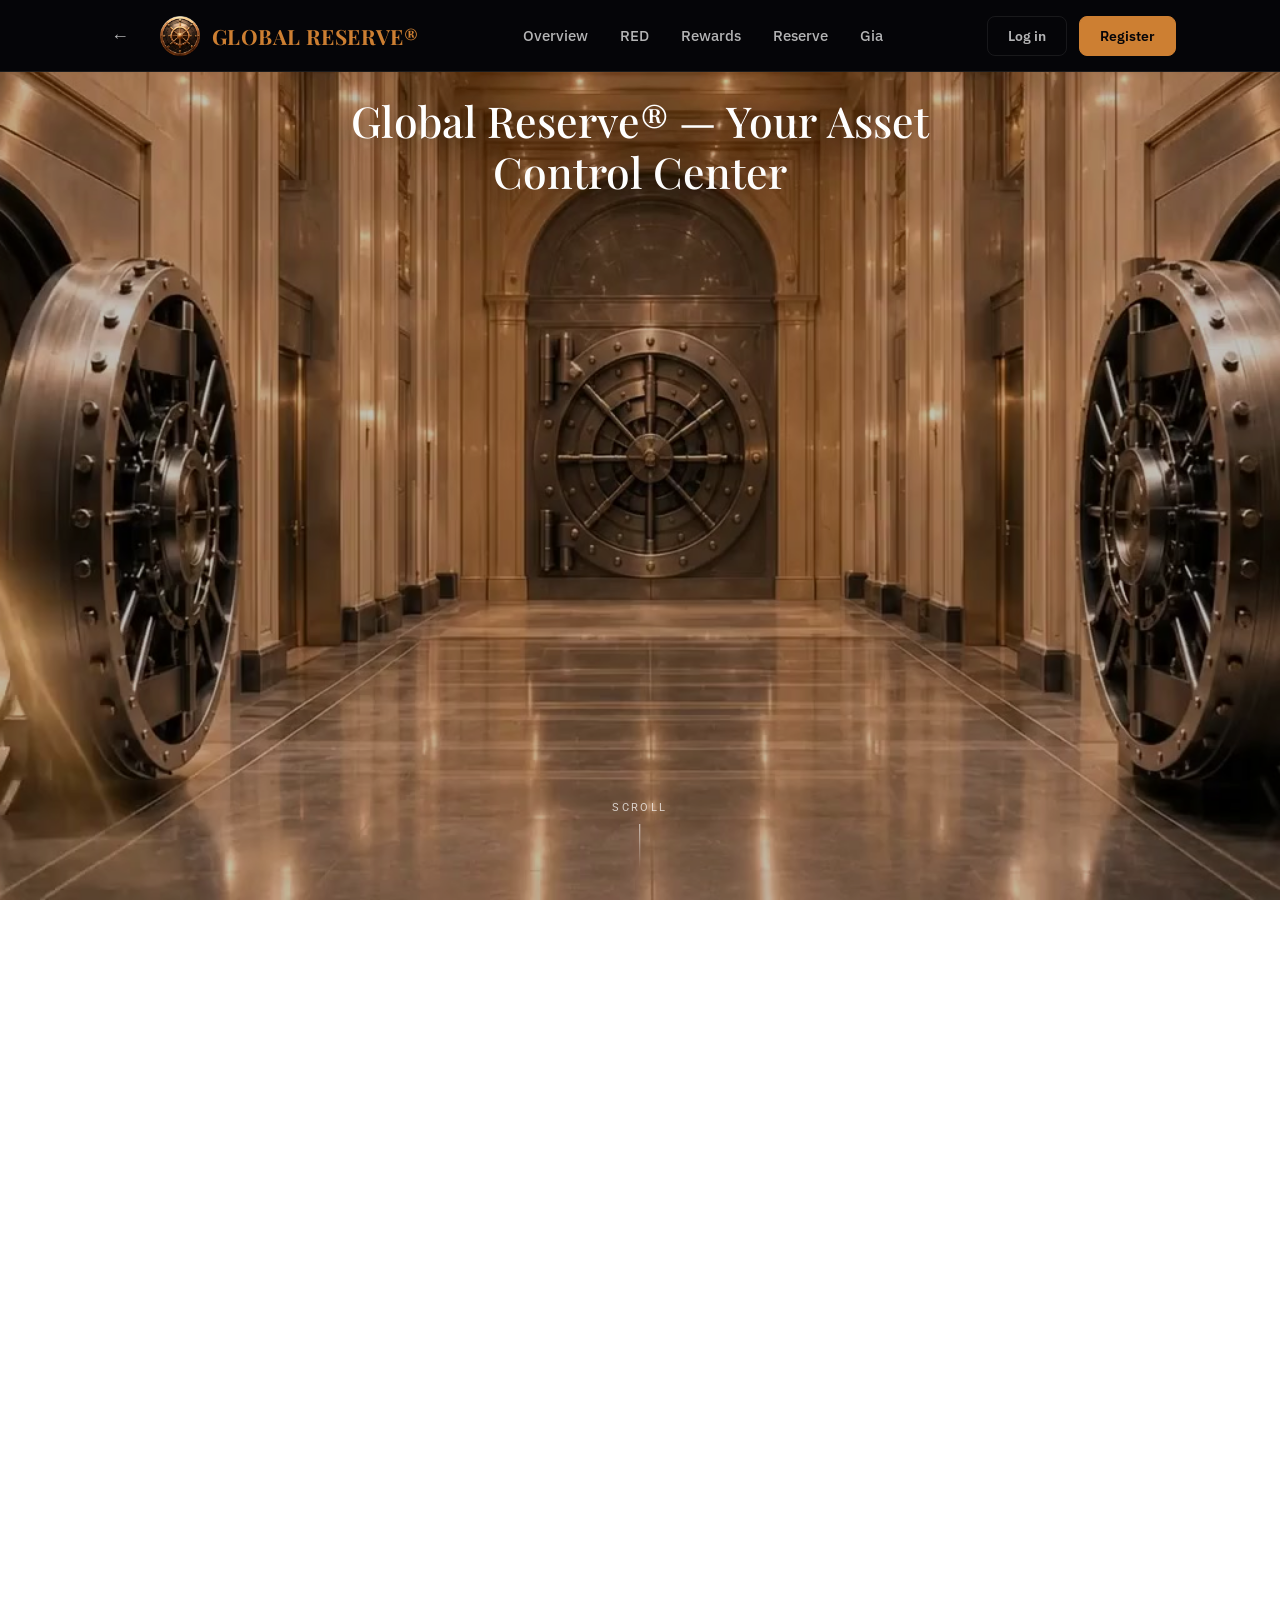
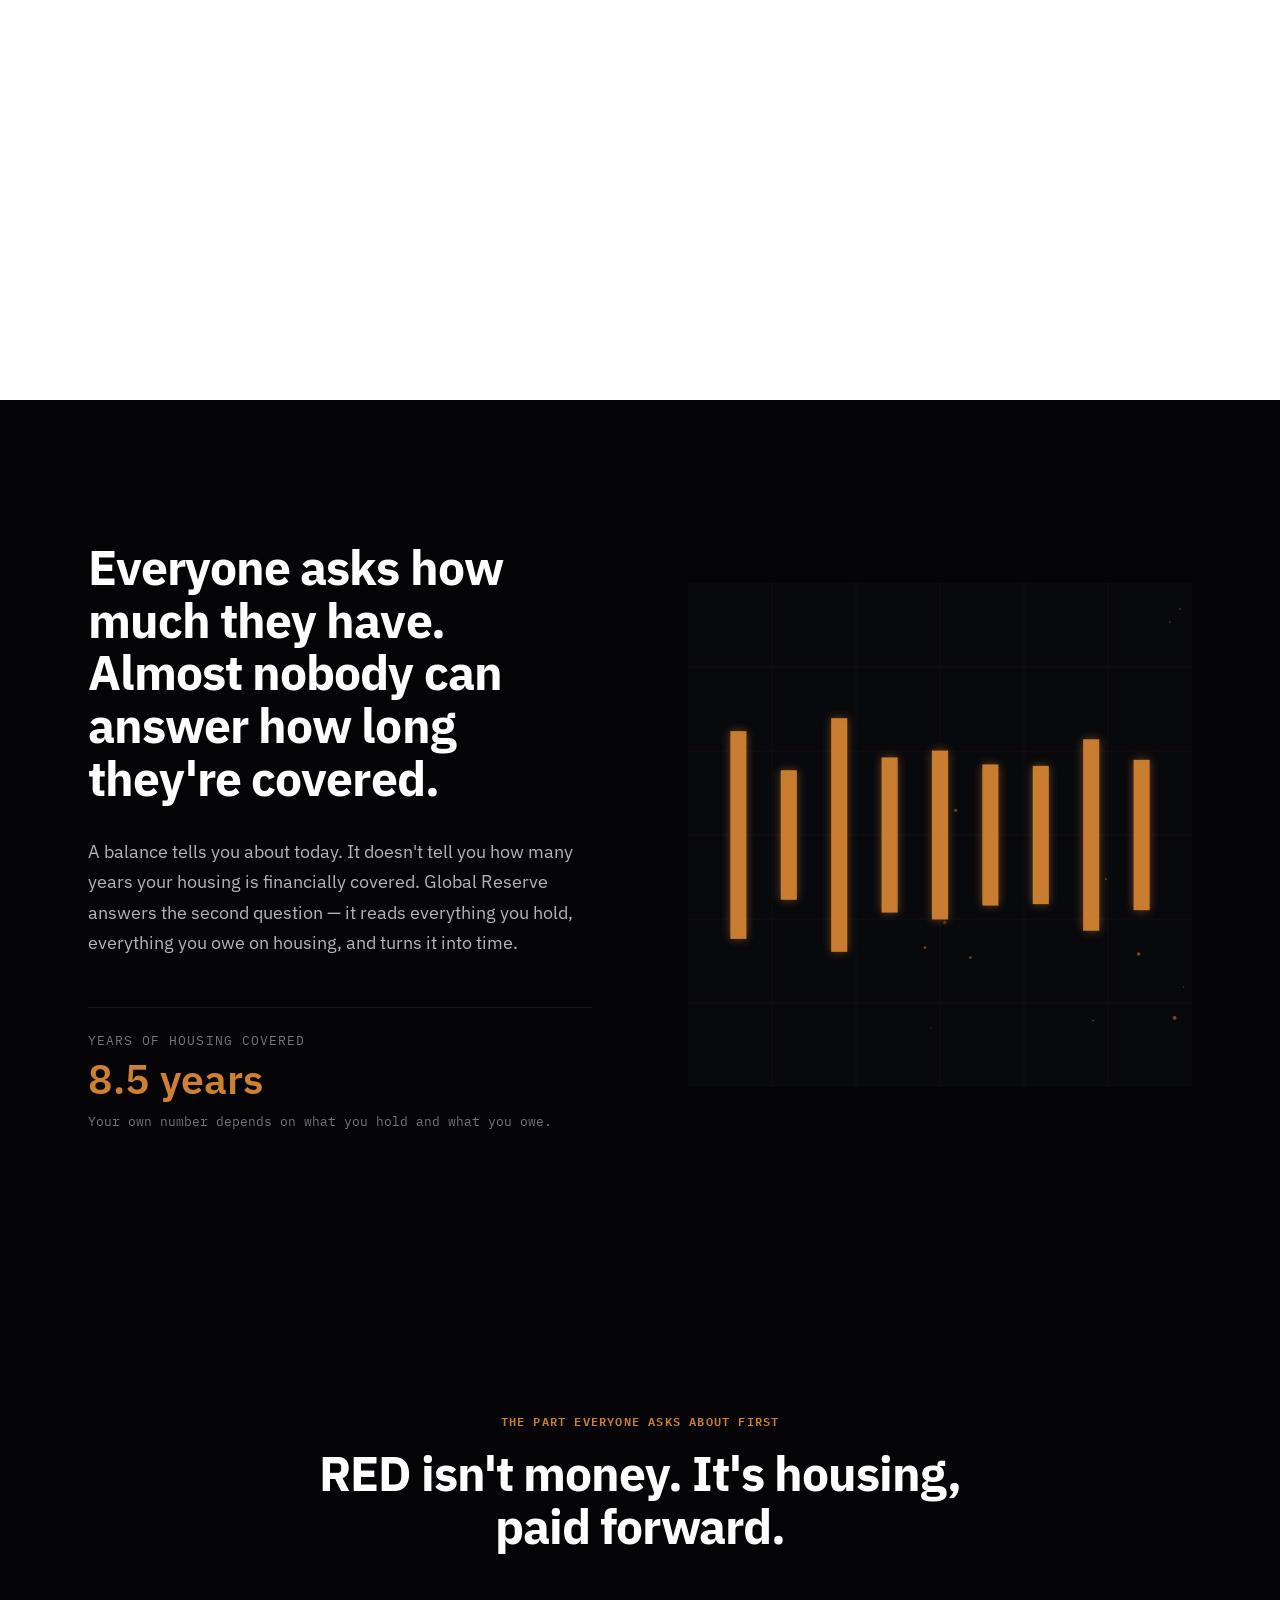
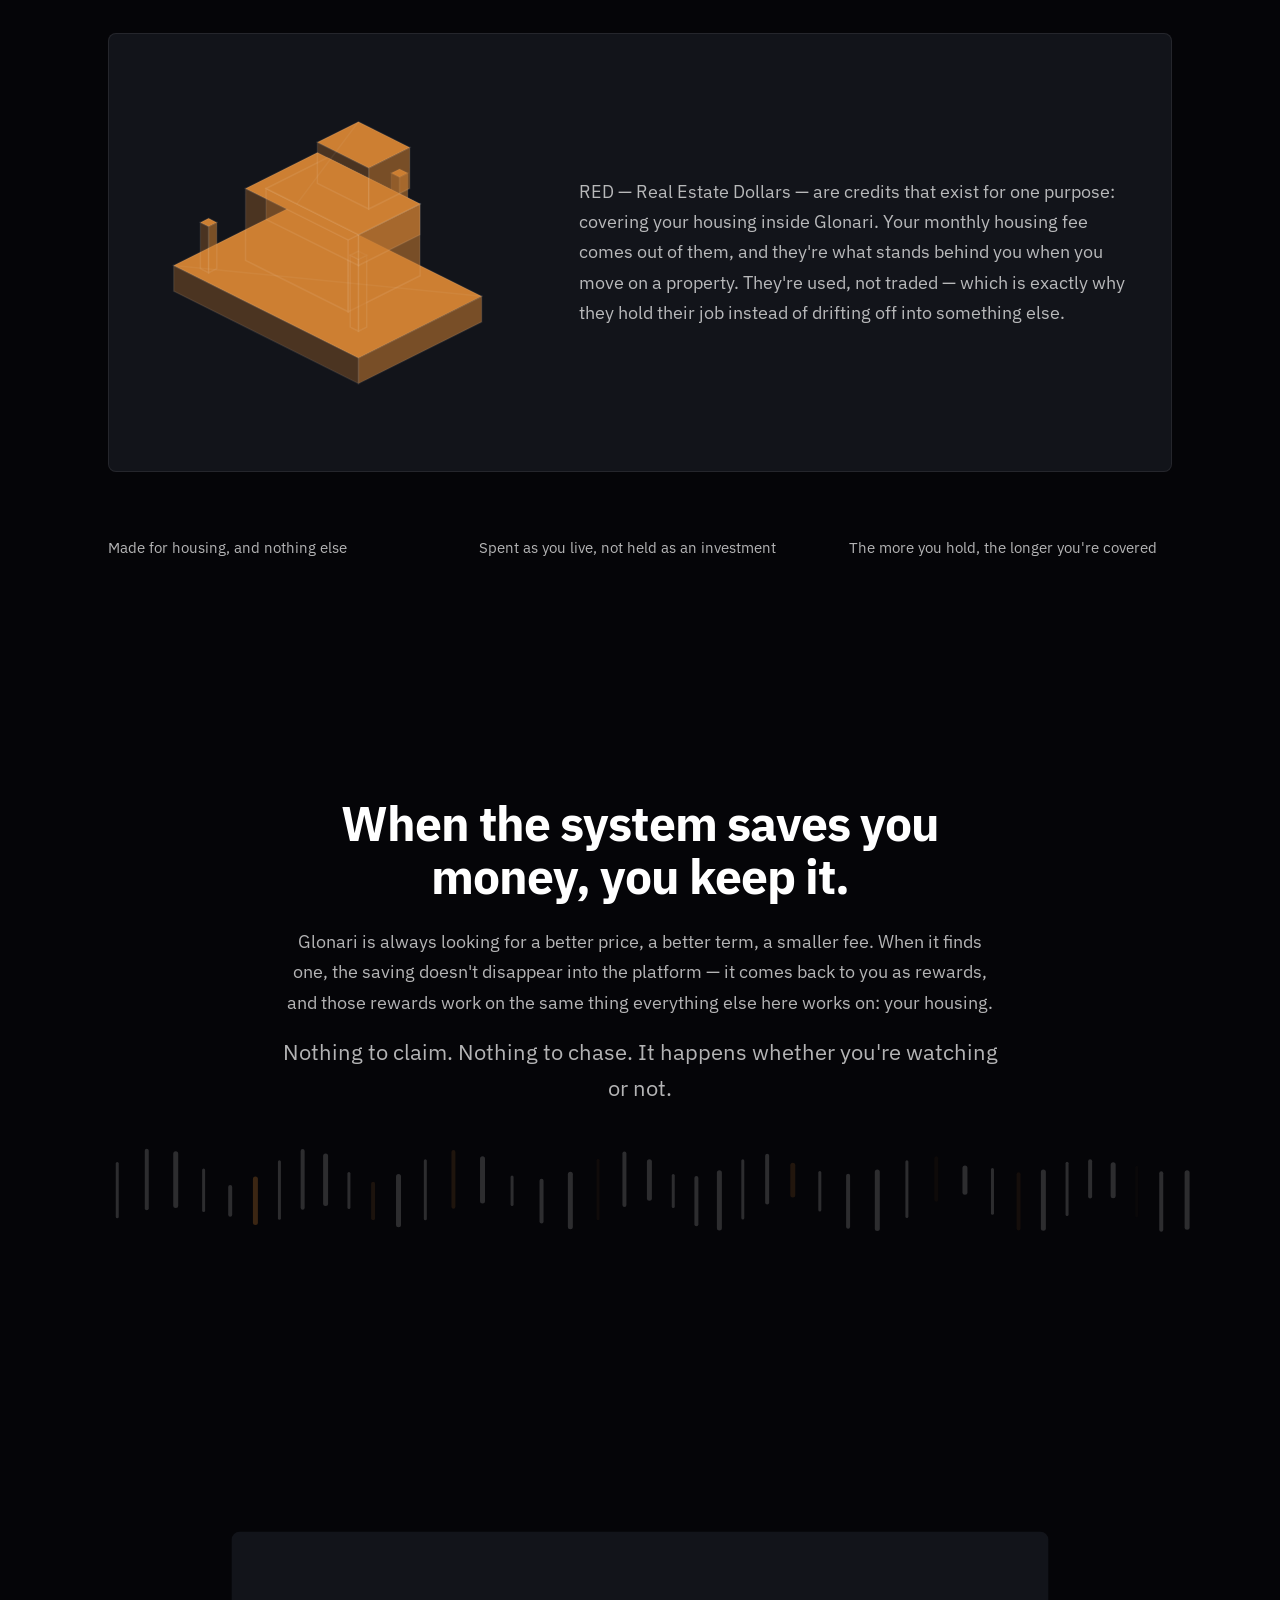
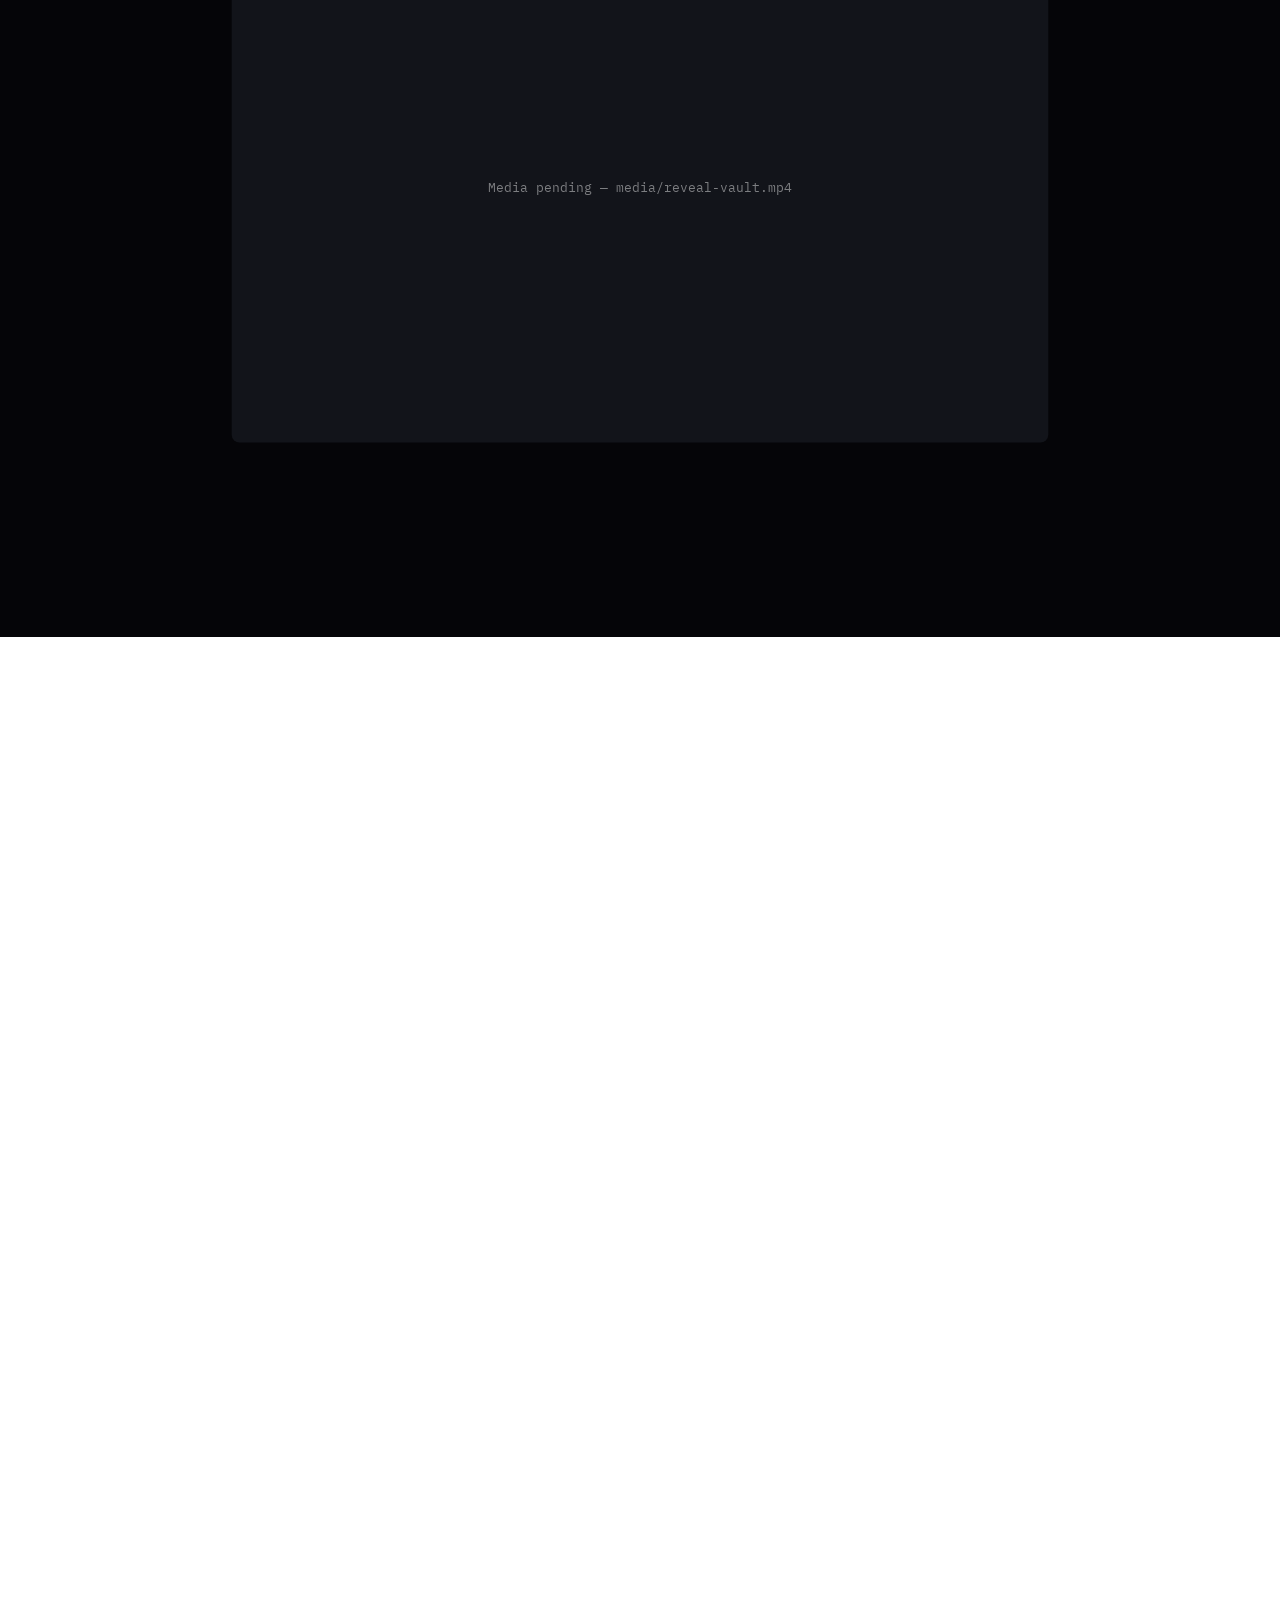
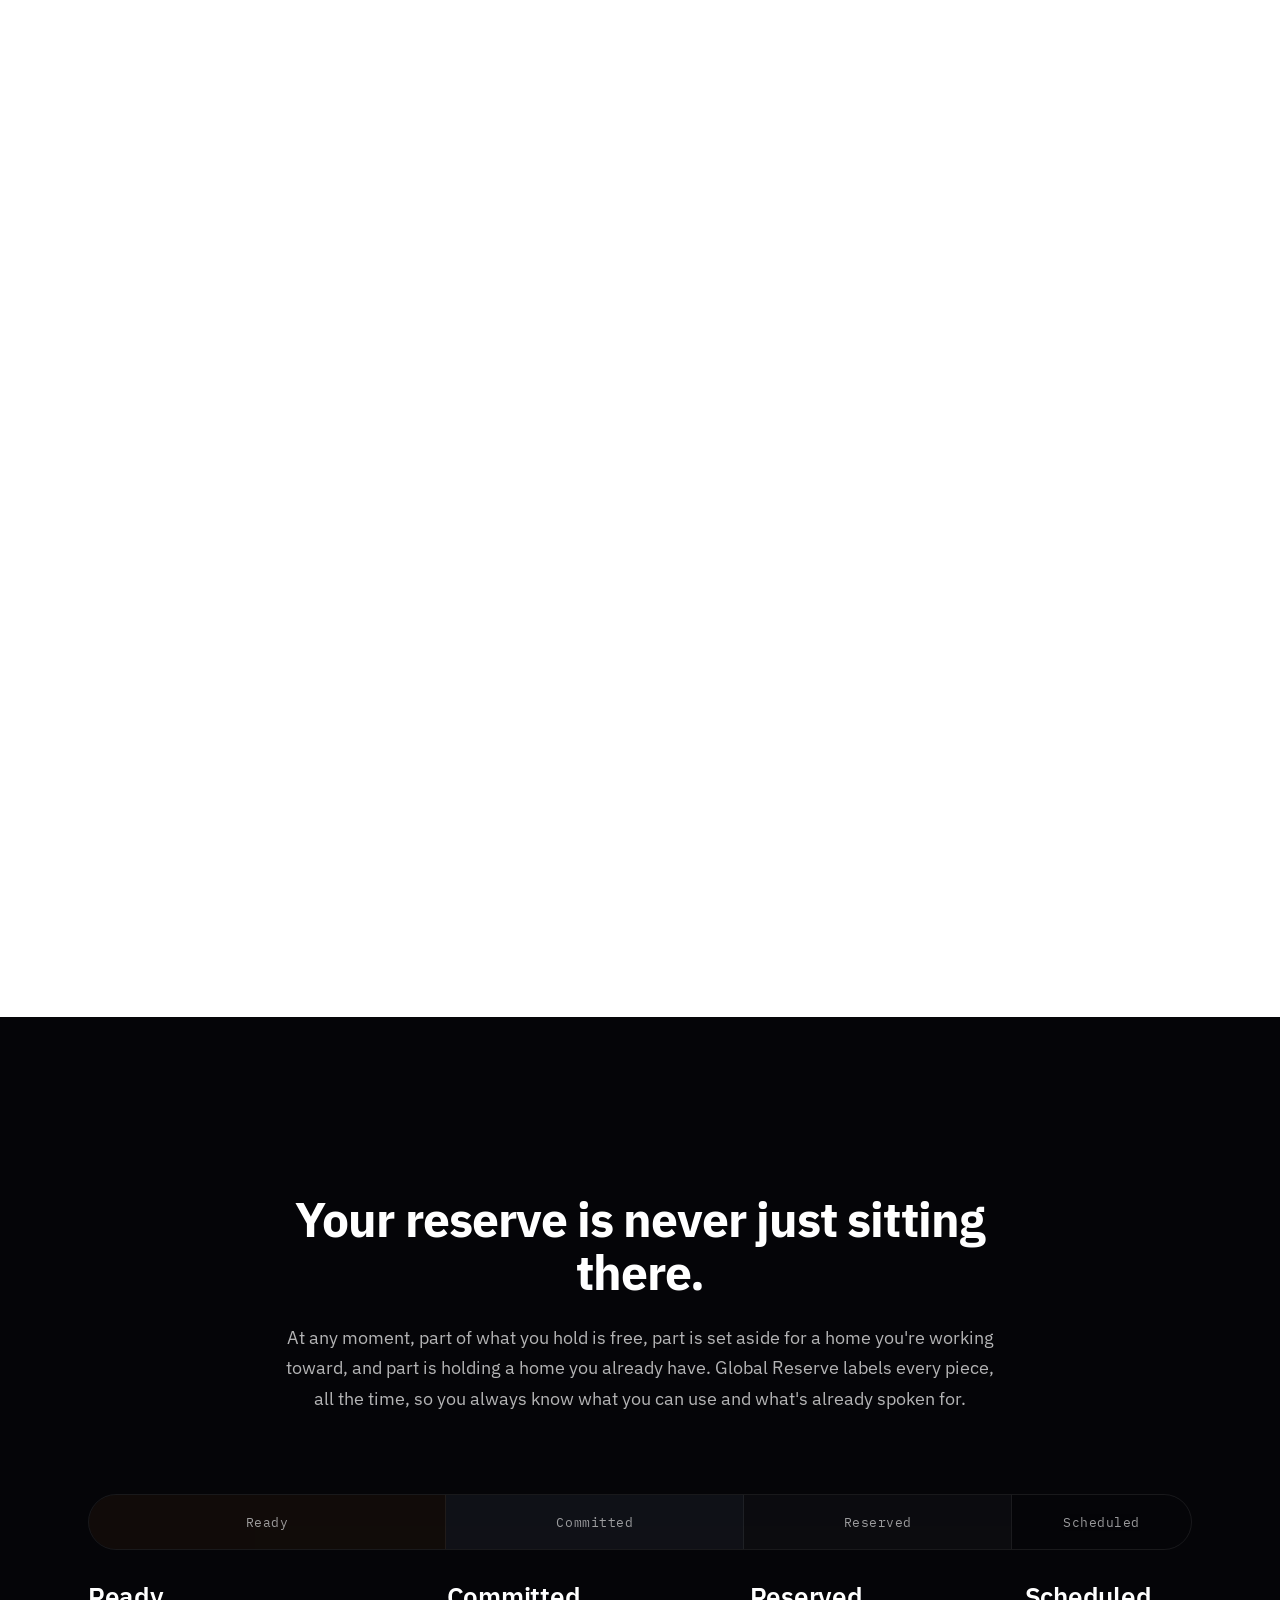
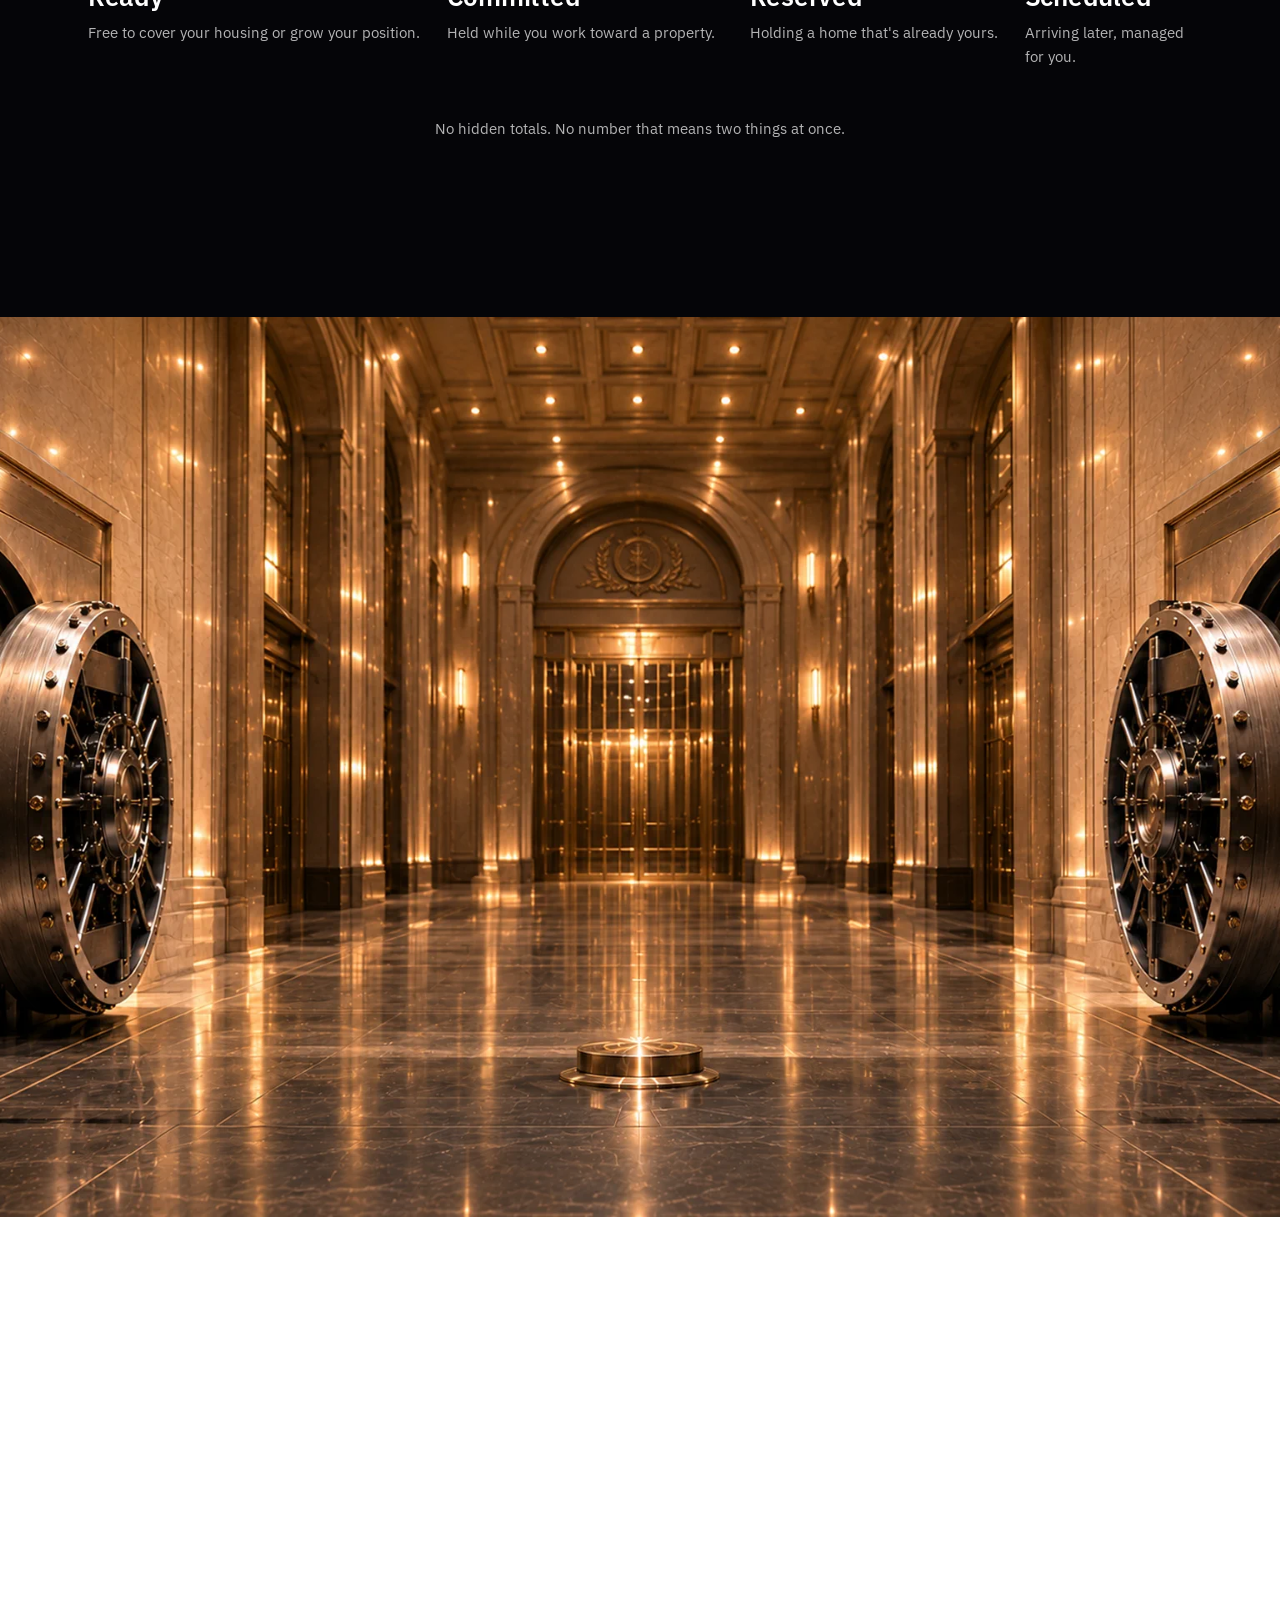
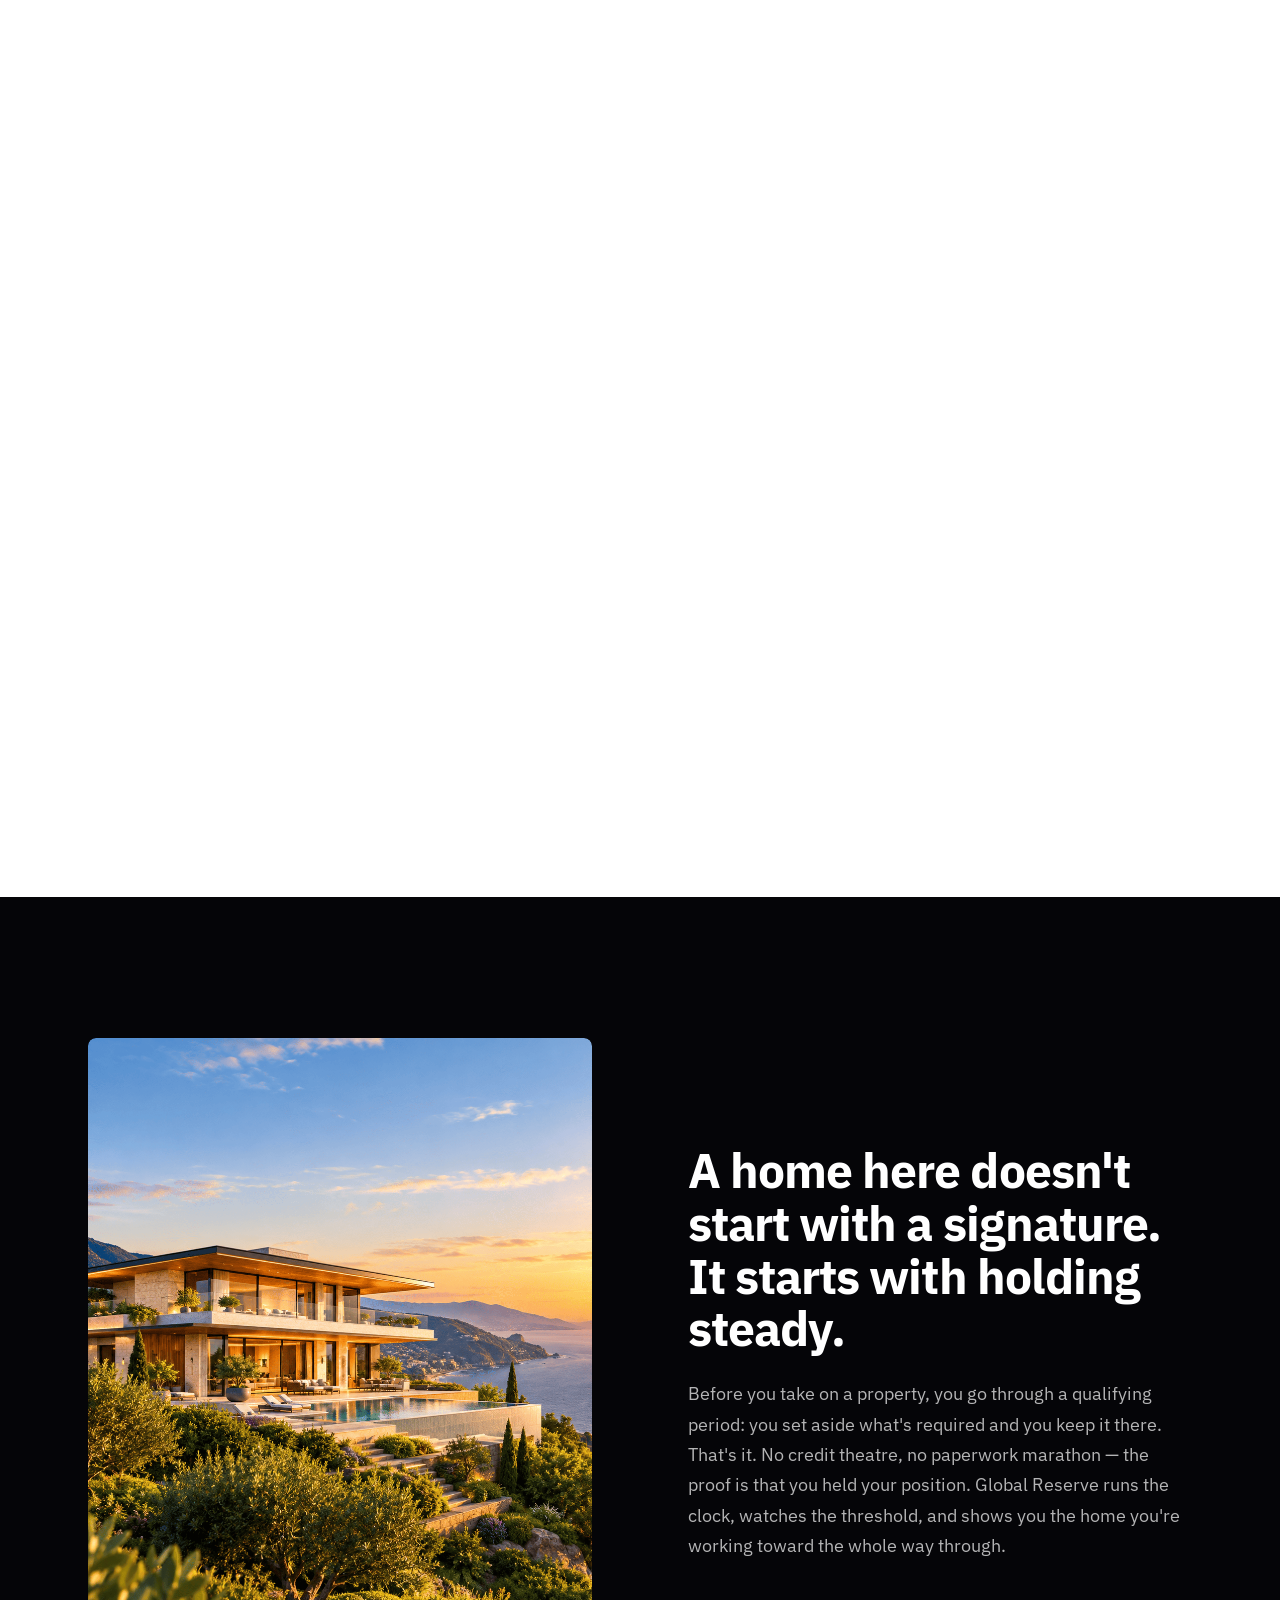
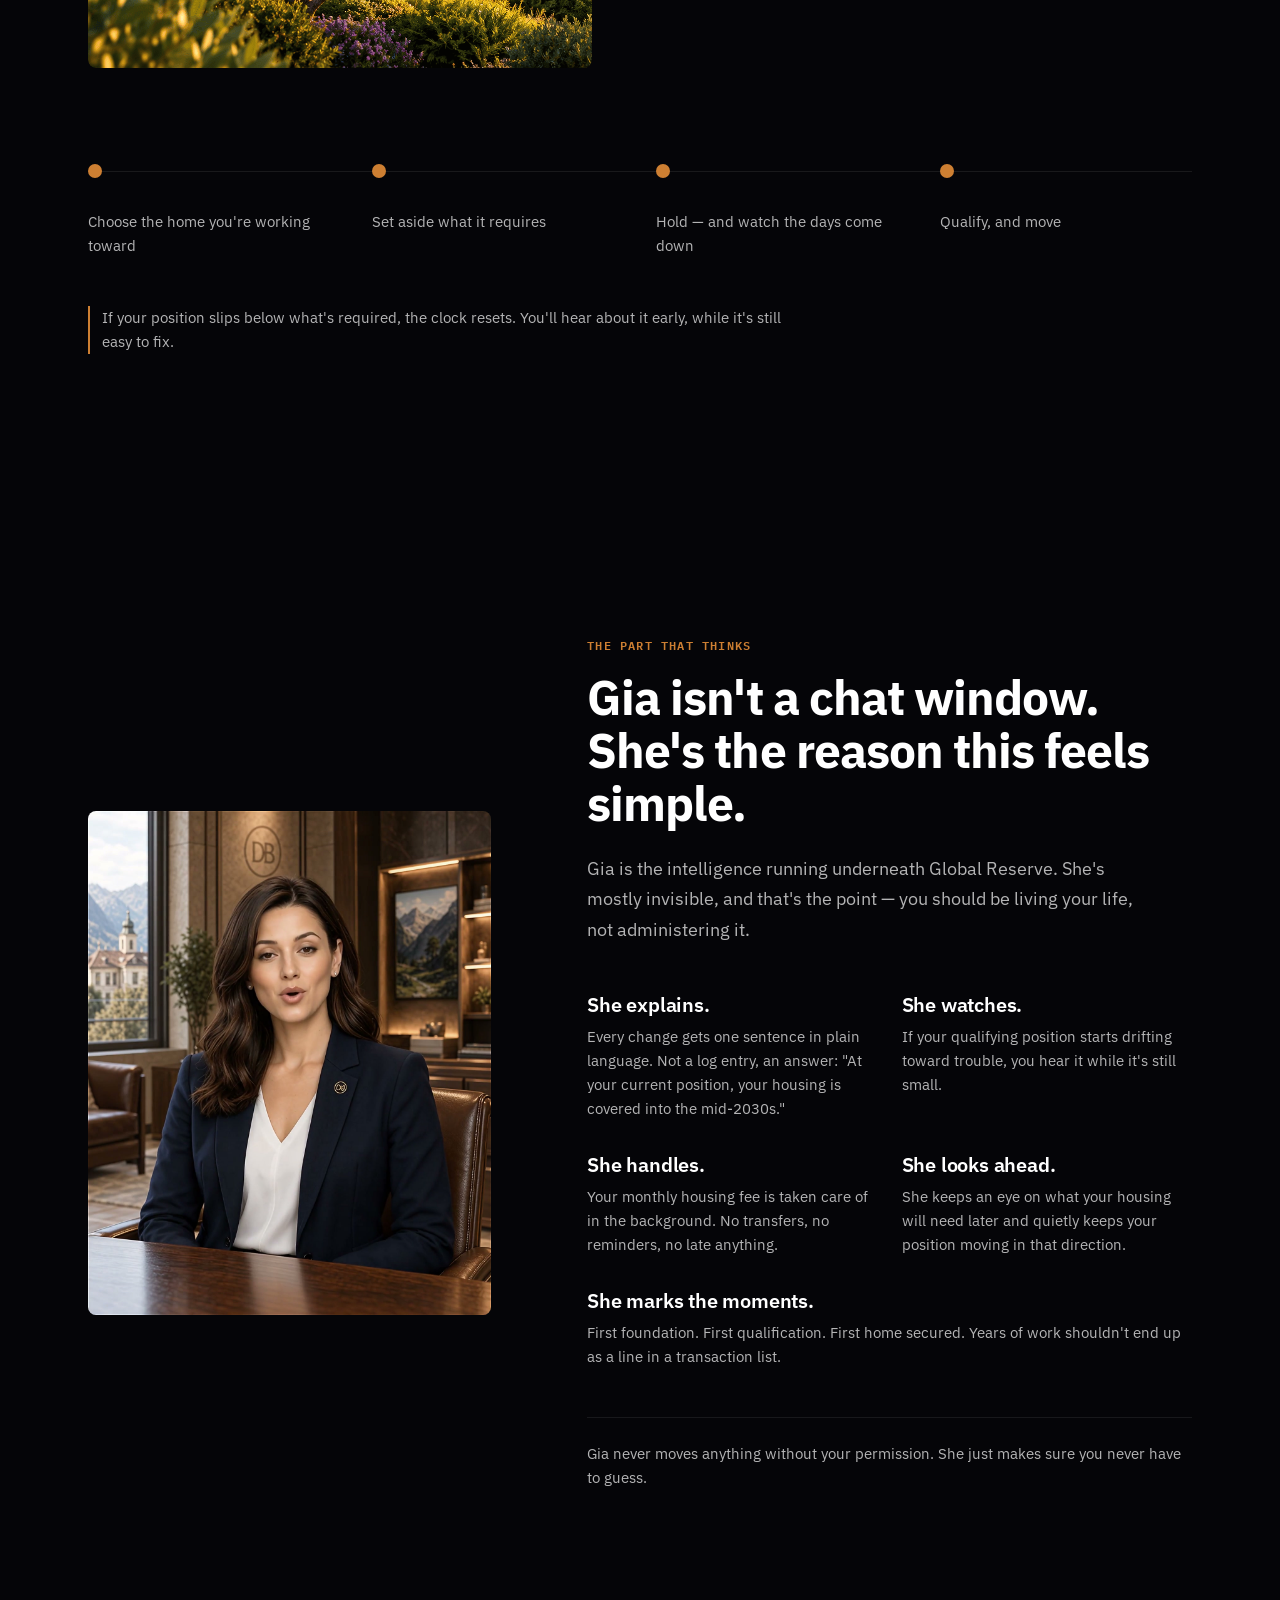
<file: global-reserve/index.html>
<!DOCTYPE html>
<html lang="en">
<head>
  <meta charset="UTF-8">
  <meta name="viewport" content="width=device-width, initial-scale=1.0">
  <title>GLOBAL RESERVE</title>
  <link rel="preconnect" href="https://fonts.googleapis.com">
  <link rel="preconnect" href="https://fonts.gstatic.com" crossorigin>
  <link href="https://fonts.googleapis.com/css2?family=Playfair+Display:wght@500;700&family=IBM+Plex+Sans:wght@400;500;600;700&family=IBM+Plex+Mono:wght@400;500;600&family=Roboto:wght@400;500;600&display=swap" rel="stylesheet">
  <link rel="stylesheet" href="css/tokens.css">
  <link rel="stylesheet" href="css/base.css">
  <link rel="stylesheet" href="css/screens.css">
  <link rel="stylesheet" href="css/reserve-hologram.css">
  <link rel="stylesheet" href="css/site-shell.css">
  <!-- Dark entry veil for the hand-off from the Digital Banker atrium
     (digital-banker/atrium/index.html, whose own #veil is the same #1c1005).
     Replaced the former golden #light-flash (lobby hand-off) on 2026-10-01.
     Inline in <head>, not a linked stylesheet or a JS-added class, so the
     very first paint is already fully opaque — no flash-of-unstyled-content
     gap. Not part of Screen 1: a separate full-viewport layer above
     everything on the page, including .site-header (z-index 2000 vs. its
     1000), so it does not touch the Screen-1-locked markup/CSS/JS this
     project's CLAUDE.md protects. -->
  <style>
    #entry-veil{
      position:fixed;
      inset:0;
      z-index:2000;
      opacity:1;
      pointer-events:none;
      background:#1c1005;
    }
  </style>
</head>
<body>

  <div id="entry-veil" aria-hidden="true"></div>
  <script>
    // Lifts the dark entry veil above once the header/video poster/text
    // underneath have had a moment to render, so the page is revealed in
    // one smooth move instead of a hard cut. Independent of js/scrub.js
    // (Screen 1, locked) and js/site-shell.js.
    (function () {
      var VEIL_HOLD_MS = 90;
      var VEIL_OUT_MS = 300;
      var el = document.getElementById('entry-veil');
      if (!el) return;
      var reduceMotion = window.matchMedia('(prefers-reduced-motion: reduce)').matches;
      window.setTimeout(function () {
        el.style.transition = reduceMotion ? 'none' : 'opacity ' + VEIL_OUT_MS + 'ms ease-out';
        el.style.opacity = '0';
        window.setTimeout(function () { el.remove(); }, reduceMotion ? 0 : VEIL_OUT_MS);
      }, reduceMotion ? 0 : VEIL_HOLD_MS);
    })();
  </script>

  <!-- Global site shell — fixed header, mobile menu, registration and login dialogs -->
  <header class="site-header">
    <div class="container site-header__inner">

      <a class="site-header__back" href="../digital-banker/atrium/index.html" aria-label="Back to Digital Banker atrium">&larr;</a>

      <a class="site-header__brand" href="#screen-1">
        <img src="media/logo/gr-emblem.png" alt="" aria-hidden="true" class="site-header__emblem">
        <span class="site-header__wordmark">GLOBAL RESERVE®</span>
      </a>

      <nav class="site-header__nav" aria-label="Primary navigation">
        <ul class="site-header__nav-list">
          <li><a href="#screen-2">Overview</a></li>
          <li><a href="#screen-3">RED</a></li>
          <li><a href="#screen-4">Rewards</a></li>
          <li><a href="#screen-5-5">Reserve</a></li>
          <li><a href="#screen-7">Gia</a></li>
        </ul>
      </nav>

      <div class="site-header__actions">
        <button type="button" class="site-header__btn site-header__btn--login" data-open-dialog="login-dialog">Log in</button>
        <button type="button" class="site-header__btn site-header__btn--register" data-open-dialog="register-dialog">Register</button>
      </div>

      <button type="button" class="site-header__hamburger" aria-label="Open menu" aria-expanded="false" aria-controls="site-mobile-menu">
        <span class="site-header__hamburger-line" aria-hidden="true"></span>
        <span class="site-header__hamburger-line" aria-hidden="true"></span>
        <span class="site-header__hamburger-line" aria-hidden="true"></span>
      </button>

    </div>

    <div class="site-mobile-menu" id="site-mobile-menu" hidden>
      <nav class="site-mobile-menu__nav" aria-label="Mobile navigation">
        <ul>
          <li><a href="#screen-2">Overview</a></li>
          <li><a href="#screen-3">RED</a></li>
          <li><a href="#screen-4">Rewards</a></li>
          <li><a href="#screen-5-5">Reserve</a></li>
          <li><a href="#screen-7">Gia</a></li>
        </ul>
      </nav>
      <div class="site-mobile-menu__actions">
        <button type="button" class="site-header__btn site-header__btn--login" data-open-dialog="login-dialog">Log in</button>
        <button type="button" class="site-header__btn site-header__btn--register" data-open-dialog="register-dialog">Register</button>
      </div>
    </div>
  </header>

  <dialog class="site-dialog" id="register-dialog" aria-labelledby="register-dialog-title">
    <button type="button" class="site-dialog__close" data-close-dialog aria-label="Close registration dialog">
      <svg viewBox="0 0 24 24" width="18" height="18" fill="none" stroke="currentColor" stroke-width="1.8" stroke-linecap="round" aria-hidden="true" focusable="false">
        <line x1="4" y1="4" x2="20" y2="20"></line>
        <line x1="20" y1="4" x2="4" y2="20"></line>
      </svg>
    </button>
    <h2 class="site-dialog__title" id="register-dialog-title">Create your account</h2>
    <form class="site-dialog__form" id="register-form" novalidate>
      <div class="site-dialog__field">
        <label for="register-name">Full name</label>
        <input type="text" id="register-name" name="name" required autocomplete="name">
      </div>
      <div class="site-dialog__field">
        <label for="register-email">Email</label>
        <input type="email" id="register-email" name="email" required autocomplete="email">
      </div>
      <div class="site-dialog__field">
        <label for="register-password">Password</label>
        <input type="password" id="register-password" name="password" required minlength="8" autocomplete="new-password">
      </div>
      <div class="site-dialog__field">
        <label for="register-confirm-password">Confirm password</label>
        <input type="password" id="register-confirm-password" name="confirm-password" required minlength="8" autocomplete="new-password" aria-describedby="register-password-error">
        <p class="site-dialog__error" id="register-password-error" role="alert" hidden>Passwords do not match.</p>
      </div>
      <div class="site-dialog__checkbox-field">
        <input type="checkbox" id="register-agree" name="agree" required>
        <label for="register-agree">I agree to the <a href="#" class="placeholder-link">Terms</a> and <a href="#" class="placeholder-link">Privacy Policy</a></label>
      </div>
      <button type="submit" class="site-dialog__submit">Create Account</button>
      <p class="site-dialog__result" id="register-result" role="status" hidden>Form validated successfully. No account has been created.</p>
    </form>
  </dialog>

  <dialog class="site-dialog" id="login-dialog" aria-labelledby="login-dialog-title">
    <button type="button" class="site-dialog__close" data-close-dialog aria-label="Close login dialog">
      <svg viewBox="0 0 24 24" width="18" height="18" fill="none" stroke="currentColor" stroke-width="1.8" stroke-linecap="round" aria-hidden="true" focusable="false">
        <line x1="4" y1="4" x2="20" y2="20"></line>
        <line x1="20" y1="4" x2="4" y2="20"></line>
      </svg>
    </button>
    <h2 class="site-dialog__title" id="login-dialog-title">Log in</h2>
    <form class="site-dialog__form" id="login-form" novalidate>
      <div class="site-dialog__field">
        <label for="login-email">Email</label>
        <input type="email" id="login-email" name="email" required autocomplete="email">
      </div>
      <div class="site-dialog__field">
        <label for="login-password">Password</label>
        <input type="password" id="login-password" name="password" required autocomplete="current-password">
      </div>
      <button type="submit" class="site-dialog__submit">Log in</button>
      <p class="site-dialog__result" id="login-result" role="status" hidden>Demo only. Sign-in is not connected yet.</p>
    </form>
  </dialog>

  <!-- Screen 1 — Hero. Scroll-driven video with per-word text animation. -->
  <section id="screen-1" data-screen="hero" class="section-performance">
    <div class="chapters-wrapper">
      <div class="chapters">

        <!-- Video is loaded via JS as a blob for guaranteed full buffering -->
        <div class="video-container">
          <video id="scrub-video" muted playsinline poster="media/hero-vault-poster.jpg"></video>
        </div>

        <!-- Text overlays for the Global Reserve screen, timed to video progress -->
        <div class="text-overlay">
          <div class="text-block text-block-1" id="text-block-1">
            <p>Global Reserve® — Your Asset Control Center</p>
          </div>
          <div class="text-block text-block-2" id="text-block-2">
            <p>Think of it as the smart hub behind your Glonari participation — one place that tracks your housing payments, rewards, and reserves, so you don't have to juggle them yourself.</p>
          </div>

          <!-- Scroll hint (Section 5.1) -- was specified but never actually
               implemented. Added now using the same fixed visual language
               and progress-based fade as digital-banker/gia/index.html's
               own .cue, opacity driven from this screen's own local scroll
               progress (js/scrub.js's getProgress(), scoped to
               .chapters-wrapper) rather than the whole 10-screen page. -->
          <div class="scroll-cue" id="scroll-cue" aria-hidden="true">
            <span>Scroll</span>
            <span class="scroll-cue__line"></span>
          </div>
        </div>

      </div>
    </div>
  </section>

  <!-- Screen 2 — The Question -->
  <section id="screen-2" data-screen="question">
    <div class="container screen-question__container">

      <div class="screen-question__text">
        <h2 class="screen-question__heading">Everyone asks how much they have.<br>Almost nobody can answer how long they're covered.</h2>
        <p class="screen-question__body">A balance tells you about today. It doesn't tell you how many years your housing is financially covered. Global Reserve answers the second question — it reads everything you hold, everything you owe on housing, and turns it into time.</p>
        <div class="screen-question__stat">
          <p class="screen-question__stat-label">Years of housing covered</p>
          <p class="screen-question__stat-value">8.5 years</p>
          <p class="screen-question__caption">Your own number depends on what you hold and what you owe.</p>
        </div>
      </div>

      <div class="media-slot screen-question__media" data-slot="--media-question" aria-hidden="true">
        <canvas class="screen-question__canvas" aria-hidden="true"></canvas>
      </div>

    </div>
  </section>

  <!-- Screen 3 — What RED actually is -->
  <section id="screen-3" data-screen="red">
    <div class="container screen-red__container">

      <div class="screen-red__header">
        <p class="screen-red__eyebrow">THE PART EVERYONE ASKS ABOUT FIRST</p>
        <h2 class="screen-red__heading">RED isn't money. It's housing, paid forward.</h2>
      </div>

      <div class="screen-red__card">
        <div class="media-slot screen-red__media" data-slot="--media-red" aria-hidden="true">
          <svg class="screen-red__illustration" viewBox="0 0 800 800" aria-hidden="true" focusable="false">
            <g transform="translate(400,400) scale(1.1) translate(-400,-495)">

              <!-- foundation platform -->
              <polygon class="screen-red__face screen-red__face--left" points="100,570 460,750 460,700 100,520" />
              <polygon class="screen-red__face screen-red__face--right" points="700,630 460,750 460,700 700,580" />
              <polygon class="screen-red__face screen-red__face--top" points="340,400 700,580 460,700 100,520" />

              <!-- corner support post -->
              <polygon class="screen-red__face screen-red__face--left" points="152,526 168,534 168,444 152,436" />
              <polygon class="screen-red__face screen-red__face--right" points="184,526 168,534 168,444 184,436" />
              <polygon class="screen-red__face screen-red__face--top" points="168,428 184,436 168,444 152,436" />

              <!-- core volume -->
              <polygon class="screen-red__face screen-red__face--left" points="240,510 440,610 440,470 240,370" />
              <polygon class="screen-red__face screen-red__face--right" points="580,540 440,610 440,470 580,400" />
              <polygon class="screen-red__face screen-red__face--top" points="380,300 580,400 440,470 240,370" />

              <!-- back support post -->
              <polygon class="screen-red__face screen-red__face--left" points="524,400 540,408 540,348 524,340" />
              <polygon class="screen-red__face screen-red__face--right" points="556,400 540,408 540,348 556,340" />
              <polygon class="screen-red__face screen-red__face--top" points="540,332 556,340 540,348 524,340" />

              <!-- cantilever support post -->
              <polygon class="screen-red__face screen-red__face--left" points="444,640 460,648 460,508 444,500" />
              <polygon class="screen-red__face screen-red__face--right" points="476,640 460,648 460,508 476,500" />
              <polygon class="screen-red__face screen-red__face--top" points="460,492 476,500 460,508 444,500" />

              <!-- cantilevered slab -->
              <polygon class="screen-red__face screen-red__face--left" points="280,430 460,520 460,460 280,370" />
              <polygon class="screen-red__face screen-red__face--right" points="580,460 460,520 460,460 580,400" />
              <polygon class="screen-red__face screen-red__face--top" points="400,310 580,400 460,460 280,370" />

              <!-- top cap -->
              <polygon class="screen-red__face screen-red__face--left" points="380,360 480,410 480,330 380,280" />
              <polygon class="screen-red__face screen-red__face--right" points="560,370 480,410 480,330 560,290" />
              <polygon class="screen-red__face screen-red__face--top" points="460,240 560,290 480,330 380,280" />

              <!-- assembly guides -->
              <line class="screen-red__guide" x1="340" y1="400" x2="460" y2="240" />
              <line class="screen-red__guide" x1="100" y1="520" x2="700" y2="580" />

            </g>
          </svg>
        </div>
        <p class="screen-red__body">RED — Real Estate Dollars — are credits that exist for one purpose: covering your housing inside Glonari. Your monthly housing fee comes out of them, and they're what stands behind you when you move on a property. They're used, not traded — which is exactly why they hold their job instead of drifting off into something else.</p>
      </div>

      <div class="screen-red__lines">
        <p class="screen-red__line">Made for housing, and nothing else</p>
        <p class="screen-red__line">Spent as you live, not held as an investment</p>
        <p class="screen-red__line">The more you hold, the longer you're covered</p>
      </div>

    </div>
  </section>

  <!-- Screen 4 — Rewards -->
  <section id="screen-4" data-screen="rewards">
    <div class="container screen-rewards__container">

      <h2 class="screen-rewards__heading">When the system saves you money, you keep it.</h2>
      <p class="screen-rewards__body">Glonari is always looking for a better price, a better term, a smaller fee. When it finds one, the saving doesn't disappear into the platform — it comes back to you as rewards, and those rewards work on the same thing everything else here works on: your housing.</p>
      <p class="screen-rewards__lead">Nothing to claim. Nothing to chase. It happens whether you're watching or not.</p>

      <div class="media-slot screen-rewards__strip" data-slot="--media-counter" aria-hidden="true">
        <canvas class="screen-rewards__canvas" aria-hidden="true"></canvas>
      </div>

    </div>
  </section>

  <!-- Screen 4.5 — scroll-controlled video reveal (Section 5.4a) -->
  <section id="screen-4-5" data-screen="reveal" class="section-performance">
    <div class="reveal-wrapper">
      <div class="reveal-sticky">
        <div class="reveal-frame">
          <video class="reveal-video" src="media/reveal-vault.mp4" autoplay muted loop playsinline preload="auto" aria-hidden="true"></video>
          <div class="reveal-fallback" data-slot="--media-reveal" aria-hidden="true" hidden>
            <p>Media pending — media/reveal-vault.mp4</p>
          </div>
          <div class="reveal-overlay" aria-hidden="true"></div>
        </div>
        <div class="reveal-text">
          <h2 class="reveal-headline">This is what it's all for.</h2>
        </div>
      </div>
    </div>
  </section>

  <!-- Screen 5 — What your reserve is doing right now -->
  <section id="screen-5" data-screen="states">
    <div class="container screen-states__container">

      <div class="screen-states__header">
        <h2 class="screen-states__heading">Your reserve is never just sitting there.</h2>
        <p class="screen-states__body">At any moment, part of what you hold is free, part is set aside for a home you're working toward, and part is holding a home you already have. Global Reserve labels every piece, all the time, so you always know what you can use and what's already spoken for.</p>
      </div>

      <div class="state-bar" aria-hidden="true">
        <div class="state-bar__segment state-bar__segment--ready">
          <span class="state-bar__label">Ready</span>
        </div>
        <div class="state-bar__segment state-bar__segment--committed">
          <span class="state-bar__label">Committed</span>
        </div>
        <div class="state-bar__segment state-bar__segment--reserved">
          <span class="state-bar__label">Reserved</span>
        </div>
        <div class="state-bar__segment state-bar__segment--scheduled">
          <span class="state-bar__label">Scheduled</span>
        </div>
      </div>

      <div class="screen-states__columns">
        <div class="screen-states__column">
          <p class="screen-states__column-title">Ready</p>
          <p class="screen-states__column-text">Free to cover your housing or grow your position.</p>
        </div>
        <div class="screen-states__column">
          <p class="screen-states__column-title">Committed</p>
          <p class="screen-states__column-text">Held while you work toward a property.</p>
        </div>
        <div class="screen-states__column">
          <p class="screen-states__column-title">Reserved</p>
          <p class="screen-states__column-text">Holding a home that's already yours.</p>
        </div>
        <div class="screen-states__column">
          <p class="screen-states__column-title">Scheduled</p>
          <p class="screen-states__column-text">Arriving later, managed for you.</p>
        </div>
      </div>

      <p class="screen-states__closing">No hidden totals. No number that means two things at once.</p>

    </div>
  </section>

  <!-- Screen 5.5 — Reserve Hologram in the Vault (Section 5.5a)
       Design-system exception: the internal panel below is a near-literal
       transplant of references/reserve-hologram-panel-source/ (structure,
       geometry, colors, Roboto type, and decorative assets) per the current
       task's explicit, scoped exception in GLOBAL-RESERVE-DESIGN-SYSTEM.md.
       Nothing outside this panel uses Roboto or these coordinates. -->
  <section id="screen-5-5" data-screen="reserve-demo">
    <div class="reserve-hologram__wrapper">
      <div class="reserve-hologram__sticky">

        <div class="reserve-hologram__bg" aria-hidden="true">
          <img class="reserve-hologram__bg-img" src="media/reserve-hologram-bg.webp" alt="" width="1920" height="1080" loading="lazy">
        </div>

        <!-- Single 1920x1080 scene: background, panel, beam, and glow all
             live in one coordinate space so they crop/scale together like
             one "cover" image and stay pixel-locked to each other. -->
        <div class="reserve-hologram__stage">

          <div class="reserve-hologram__beam" aria-hidden="true">
            <svg class="reserve-hologram__beam-svg" viewBox="0 0 380 90" preserveAspectRatio="none" focusable="false">
              <defs>
                <linearGradient id="rh-beam-fill" x1="0" y1="0" x2="0" y2="90" gradientUnits="userSpaceOnUse">
                  <stop offset="0" stop-color="rgba(130,192,250,0.32)"></stop>
                  <stop offset="1" stop-color="rgba(226,240,255,0.7)"></stop>
                </linearGradient>
                <linearGradient id="rh-beam-core" x1="0" y1="0" x2="0" y2="90" gradientUnits="userSpaceOnUse">
                  <stop offset="0" stop-color="rgba(226,240,255,0.12)"></stop>
                  <stop offset="1" stop-color="rgba(255,255,255,0.9)"></stop>
                </linearGradient>
              </defs>
              <polygon class="reserve-hologram__beam-cone" points="0,0 380,0 208,90 172,90" fill="url(#rh-beam-fill)"></polygon>
              <polygon class="reserve-hologram__beam-core" points="150,0 230,0 198,90 182,90" fill="url(#rh-beam-core)"></polygon>
              <line class="reserve-hologram__beam-edge" x1="0" y1="0" x2="172" y2="90"></line>
              <line class="reserve-hologram__beam-edge" x1="380" y1="0" x2="208" y2="90"></line>
            </svg>
          </div>

          <div class="reserve-hologram__base-glow" aria-hidden="true">
            <div class="reserve-hologram__floor-glow"></div>
            <div class="reserve-hologram__base-bloom"></div>
          </div>

          <div class="reserve-hologram__panel">

            <div class="reserve-hologram__panel-bg" aria-hidden="true">
              <div class="reserve-hologram__panel-bg-glow"></div>
              <div class="reserve-hologram__panel-bg-gradient"></div>
            </div>

            <div class="reserve-hologram__panel-clip">
              <div class="reserve-hologram__panel-container">

                <header class="reserve-hologram__header-block">
                  <div class="reserve-hologram__header-elements" aria-hidden="true">
                    <img src="media/reserve-hologram/header-lines.svg" alt="" class="reserve-hologram__header-lines-img">
                  </div>
                  <div class="reserve-hologram__header-inner">
                    <p class="reserve-hologram__eyebrow">GLOBAL RESERVE®</p>
                    <div class="reserve-hologram__header-text">
                      <h2 class="reserve-hologram__heading">Your reserve at a glance</h2>
                      <p class="reserve-hologram__disclaimer">Example interface — not your account.</p>
                    </div>
                  </div>
                </header>

                <div class="reserve-hologram__general-section">

                  <div class="reserve-hologram__left-states">
                    <div class="reserve-hologram__stat" data-state="ready">
                      <p class="reserve-hologram__stat-label">Ready</p>
                      <p class="reserve-hologram__stat-value">$42,800</p>
                      <p class="reserve-hologram__stat-caption">Free to use today</p>
                    </div>
                    <div class="reserve-hologram__stat" data-state="scheduled">
                      <p class="reserve-hologram__stat-label">Scheduled</p>
                      <p class="reserve-hologram__stat-value">90 days</p>
                      <p class="reserve-hologram__stat-caption">Arriving on its own timeline</p>
                    </div>
                  </div>

                  <div class="reserve-hologram__ring">
                    <div class="reserve-hologram__ring-circle" aria-hidden="true">
                      <img src="media/reserve-hologram/progress-ring.svg" alt="" class="reserve-hologram__ring-img">
                    </div>
                    <div class="reserve-hologram__ring-text">
                      <p class="reserve-hologram__ring-percent">82%</p>
                      <p class="reserve-hologram__ring-label">Ready</p>
                    </div>
                  </div>

                  <div class="reserve-hologram__right-states">
                    <div class="reserve-hologram__stat" data-state="reserved">
                      <p class="reserve-hologram__stat-label">Reserved</p>
                      <p class="reserve-hologram__stat-value">$18,000</p>
                      <p class="reserve-hologram__stat-caption">Holding a home you already have</p>
                    </div>
                    <div class="reserve-hologram__stat" data-state="committed">
                      <p class="reserve-hologram__stat-label">Committed</p>
                      <p class="reserve-hologram__stat-value">78%</p>
                      <p class="reserve-hologram__stat-caption reserve-hologram__stat-caption--narrow">Toward a property you're<br>working on</p>
                    </div>
                  </div>

                  <div class="reserve-hologram__divider reserve-hologram__divider--left" aria-hidden="true">
                    <img src="media/reserve-hologram/divider-lines.svg" alt="" class="reserve-hologram__divider-img">
                  </div>
                  <div class="reserve-hologram__divider reserve-hologram__divider--right" aria-hidden="true">
                    <img src="media/reserve-hologram/divider-lines.svg" alt="" class="reserve-hologram__divider-img">
                  </div>

                </div>

                <footer class="reserve-hologram__footer">
                  <p class="reserve-hologram__footer-text">Explore the example</p>
                  <img src="media/reserve-hologram/footer-underline.svg" alt="" class="reserve-hologram__footer-underline-img">
                </footer>

              </div>
            </div>
          </div>

        </div>

      </div>
    </div>
  </section>

  <!-- Screen 6 — The path to a home -->
  <section id="screen-6" data-screen="path">
    <div class="container screen-path__container">

      <div class="screen-path__split">
        <div class="media-slot screen-path__media" data-slot="--media-home">
          <img class="screen-path__img" src="media/home.png" alt="A modern hillside villa with an infinity pool overlooking the coast at sunset" width="1254" height="1254" loading="lazy">
        </div>

        <div class="screen-path__text">
          <h2 class="screen-path__heading">A home here doesn't start with a signature.<br>It starts with holding steady.</h2>
          <p class="screen-path__body">Before you take on a property, you go through a qualifying period: you set aside what's required and you keep it there. That's it. No credit theatre, no paperwork marathon — the proof is that you held your position. Global Reserve runs the clock, watches the threshold, and shows you the home you're working toward the whole way through.</p>
        </div>
      </div>

      <ol class="screen-path__stepper">
        <li class="screen-path__step">
          <span class="screen-path__step-marker" aria-hidden="true"></span>
          <span class="screen-path__step-label">Choose the home you're working toward</span>
        </li>
        <li class="screen-path__step">
          <span class="screen-path__step-marker" aria-hidden="true"></span>
          <span class="screen-path__step-label">Set aside what it requires</span>
        </li>
        <li class="screen-path__step">
          <span class="screen-path__step-marker" aria-hidden="true"></span>
          <span class="screen-path__step-label">Hold — and watch the days come down</span>
        </li>
        <li class="screen-path__step">
          <span class="screen-path__step-marker" aria-hidden="true"></span>
          <span class="screen-path__step-label">Qualify, and move</span>
        </li>
      </ol>

      <p class="screen-path__note">If your position slips below what's required, the clock resets. You'll hear about it early, while it's still easy to fix.</p>

    </div>
  </section>

  <!-- Screen 7 — Gia -->
  <section id="screen-7" data-screen="gia" class="screen-gia">
    <div class="screen-gia__wrapper">
      <div class="screen-gia__sticky">
        <div class="container screen-gia__container">

          <div class="screen-gia__media">
            <video class="screen-gia__video" src="media/gia.mp4" poster="media/gia-poster.jpg" muted playsinline preload="metadata" aria-hidden="true"></video>
            <div class="screen-gia__messages">
              <p class="screen-gia__message" data-gia-message="1">"Your housing is covered into the mid-2030s."</p>
              <p class="screen-gia__message" data-gia-message="2">"Nothing needs your attention today."</p>
            </div>
          </div>

          <div class="screen-gia__text">
            <p class="screen-gia__eyebrow">THE PART THAT THINKS</p>
            <h2 class="screen-gia__heading">Gia isn't a chat window. She's the reason this feels simple.</h2>
            <p class="screen-gia__body">Gia is the intelligence running underneath Global Reserve. She's mostly invisible, and that's the point — you should be living your life, not administering it.</p>

            <div class="screen-gia__items">
              <div class="screen-gia__item">
                <p class="screen-gia__item-title">She explains.</p>
                <p class="screen-gia__item-text">Every change gets one sentence in plain language. Not a log entry, an answer: "At your current position, your housing is covered into the mid-2030s."</p>
              </div>
              <div class="screen-gia__item">
                <p class="screen-gia__item-title">She watches.</p>
                <p class="screen-gia__item-text">If your qualifying position starts drifting toward trouble, you hear it while it's still small.</p>
              </div>
              <div class="screen-gia__item">
                <p class="screen-gia__item-title">She handles.</p>
                <p class="screen-gia__item-text">Your monthly housing fee is taken care of in the background. No transfers, no reminders, no late anything.</p>
              </div>
              <div class="screen-gia__item">
                <p class="screen-gia__item-title">She looks ahead.</p>
                <p class="screen-gia__item-text">She keeps an eye on what your housing will need later and quietly keeps your position moving in that direction.</p>
              </div>
              <div class="screen-gia__item screen-gia__item--wide">
                <p class="screen-gia__item-title">She marks the moments.</p>
                <p class="screen-gia__item-text">First foundation. First qualification. First home secured. Years of work shouldn't end up as a line in a transaction list.</p>
              </div>
            </div>

            <p class="screen-gia__closing">Gia never moves anything without your permission. She just makes sure you never have to guess.</p>
          </div>

        </div>
      </div>
    </div>
  </section>

  <!-- Screen 8 — Transparency -->
  <section id="screen-8" data-screen="transparency">
    <div class="container">
      <div class="screen-transparency__header">
        <h2 class="screen-transparency__heading">Nothing happens quietly.</h2>
        <p class="screen-transparency__body">Every movement in your reserve is written down the moment it happens, with the date and the reason attached. Not a statement that arrives at the end of the month — a history you can open right now, at two in the morning, for no reason at all.</p>
      </div>
    </div>

    <div class="ticker">
      <div class="ticker__track">
        <ul class="ticker__list">
          <li class="ticker__item">Housing fee covered</li>
          <li class="ticker__item">Rewards earned</li>
          <li class="ticker__item">Position committed</li>
          <li class="ticker__item">Qualification started</li>
          <li class="ticker__item">Qualification complete</li>
          <li class="ticker__item">Home reserved</li>
          <li class="ticker__item ticker__item--repeat" aria-hidden="true">Housing fee covered</li>
          <li class="ticker__item ticker__item--repeat" aria-hidden="true">Rewards earned</li>
          <li class="ticker__item ticker__item--repeat" aria-hidden="true">Position committed</li>
          <li class="ticker__item ticker__item--repeat" aria-hidden="true">Qualification started</li>
          <li class="ticker__item ticker__item--repeat" aria-hidden="true">Qualification complete</li>
          <li class="ticker__item ticker__item--repeat" aria-hidden="true">Home reserved</li>
        </ul>
        <ul class="ticker__list" aria-hidden="true">
          <li class="ticker__item">Housing fee covered</li>
          <li class="ticker__item">Rewards earned</li>
          <li class="ticker__item">Position committed</li>
          <li class="ticker__item">Qualification started</li>
          <li class="ticker__item">Qualification complete</li>
          <li class="ticker__item">Home reserved</li>
          <li class="ticker__item ticker__item--repeat">Housing fee covered</li>
          <li class="ticker__item ticker__item--repeat">Rewards earned</li>
          <li class="ticker__item ticker__item--repeat">Position committed</li>
          <li class="ticker__item ticker__item--repeat">Qualification started</li>
          <li class="ticker__item ticker__item--repeat">Qualification complete</li>
          <li class="ticker__item ticker__item--repeat">Home reserved</li>
        </ul>
      </div>
    </div>
  </section>

  <!-- Screen 10 — CTA -->
  <section id="screen-10" data-screen="cta">
    <video class="screen-cta__video" src="media/cta-vault.mp4" autoplay muted loop playsinline preload="metadata" poster="media/cta-vault-poster.jpg" aria-hidden="true" tabindex="-1"></video>
    <div class="screen-cta__overlay" aria-hidden="true"></div>

    <div class="container screen-cta__container">
      <h2 class="screen-cta__heading">You don't need a plan yet.<br>You just need to see where you stand.</h2>
      <p class="screen-cta__body">Open Global Reserve and you'll see how long you're covered, what's already working for you, and what the next step looks like — with Gia already watching the parts you'd rather not think about.</p>
      <div class="screen-cta__actions">
        <a class="screen-cta__btn screen-cta__btn--primary" href="#">Open Your Reserve</a>
        <a class="screen-cta__btn screen-cta__btn--secondary" href="#">Talk to Gia First</a>
      </div>
    </div>
  </section>

  <footer class="site-footer">
    <div class="container site-footer__inner">

      <img class="site-footer__logo" src="media/logo/gr-full-lockup.png" alt="GLOBAL RESERVE® — SECURE TODAY. EMPOWER TOMORROW." width="967" height="245" loading="lazy">

      <nav class="site-footer__nav" aria-label="Footer navigation">
        <ul>
          <li><a href="#screen-2">Overview</a></li>
          <li><a href="#screen-3">RED</a></li>
          <li><a href="#screen-4">Rewards</a></li>
          <li><a href="#screen-5-5">Reserve</a></li>
          <li><a href="#screen-7">Gia</a></li>
          <li><a href="#" class="placeholder-link">Terms</a></li>
          <li><a href="#" class="placeholder-link">Privacy</a></li>
        </ul>
      </nav>

      <div class="site-footer__social">
        <a href="#" class="placeholder-link site-footer__social-link" aria-label="Instagram">
          <svg viewBox="0 0 24 24" width="20" height="20" fill="none" stroke="currentColor" stroke-width="1.6" aria-hidden="true" focusable="false">
            <rect x="3" y="3" width="18" height="18" rx="5"></rect>
            <circle cx="12" cy="12" r="4.2"></circle>
            <circle cx="17.2" cy="6.8" r="0.9" fill="currentColor" stroke="none"></circle>
          </svg>
        </a>
        <a href="#" class="placeholder-link site-footer__social-link" aria-label="LinkedIn">
          <svg viewBox="0 0 24 24" width="20" height="20" fill="currentColor" aria-hidden="true" focusable="false">
            <rect x="3" y="3" width="18" height="18" rx="4" fill="none" stroke="currentColor" stroke-width="1.6"></rect>
            <circle cx="7.5" cy="8" r="1.1"></circle>
            <rect x="6.6" y="10.5" width="1.8" height="7"></rect>
            <path d="M10.8 10.5h1.8v1c.6-.8 1.5-1.2 2.5-1.2 2 0 3 1.3 3 3.7v3.5h-1.8v-3.2c0-1.2-.5-2-1.6-2-.9 0-1.5.6-1.7 1.2-.1.2-.1.5-.1.8v3.2h-1.8v-7z"></path>
          </svg>
        </a>
        <a href="#" class="placeholder-link site-footer__social-link" aria-label="X">
          <svg viewBox="0 0 24 24" width="20" height="20" fill="none" stroke="currentColor" stroke-width="1.8" stroke-linecap="round" aria-hidden="true" focusable="false">
            <line x1="4" y1="4" x2="20" y2="20"></line>
            <line x1="20" y1="4" x2="4" y2="20"></line>
          </svg>
        </a>
        <a href="#" class="placeholder-link site-footer__social-link" aria-label="YouTube">
          <svg viewBox="0 0 24 24" width="20" height="20" fill="none" stroke="currentColor" stroke-width="1.6" aria-hidden="true" focusable="false">
            <rect x="3" y="6" width="18" height="12" rx="3"></rect>
            <path d="M10 9.5L15 12L10 14.5Z" fill="currentColor" stroke="none"></path>
          </svg>
        </a>
      </div>

      <p class="site-footer__legal">Global Reserve is part of the Glonari platform. This page is for product information only and is not a statement of account.</p>
      <p class="site-footer__copyright">© 2026 Global Reserve</p>

    </div>
  </footer>

  <script src="https://cdnjs.cloudflare.com/ajax/libs/gsap/3.12.5/gsap.min.js"></script>
  <script src="js/scrub.js"></script>
  <script src="js/video-reveal.js"></script>
  <script src="js/timescale.js"></script>
  <script src="js/counter.js"></script>
  <script src="js/reserve-hologram.js"></script>
  <script src="js/gia.js"></script>
  <script src="js/ticker.js"></script>
  <script src="js/site-shell.js"></script>
</body>
</html>
</file>
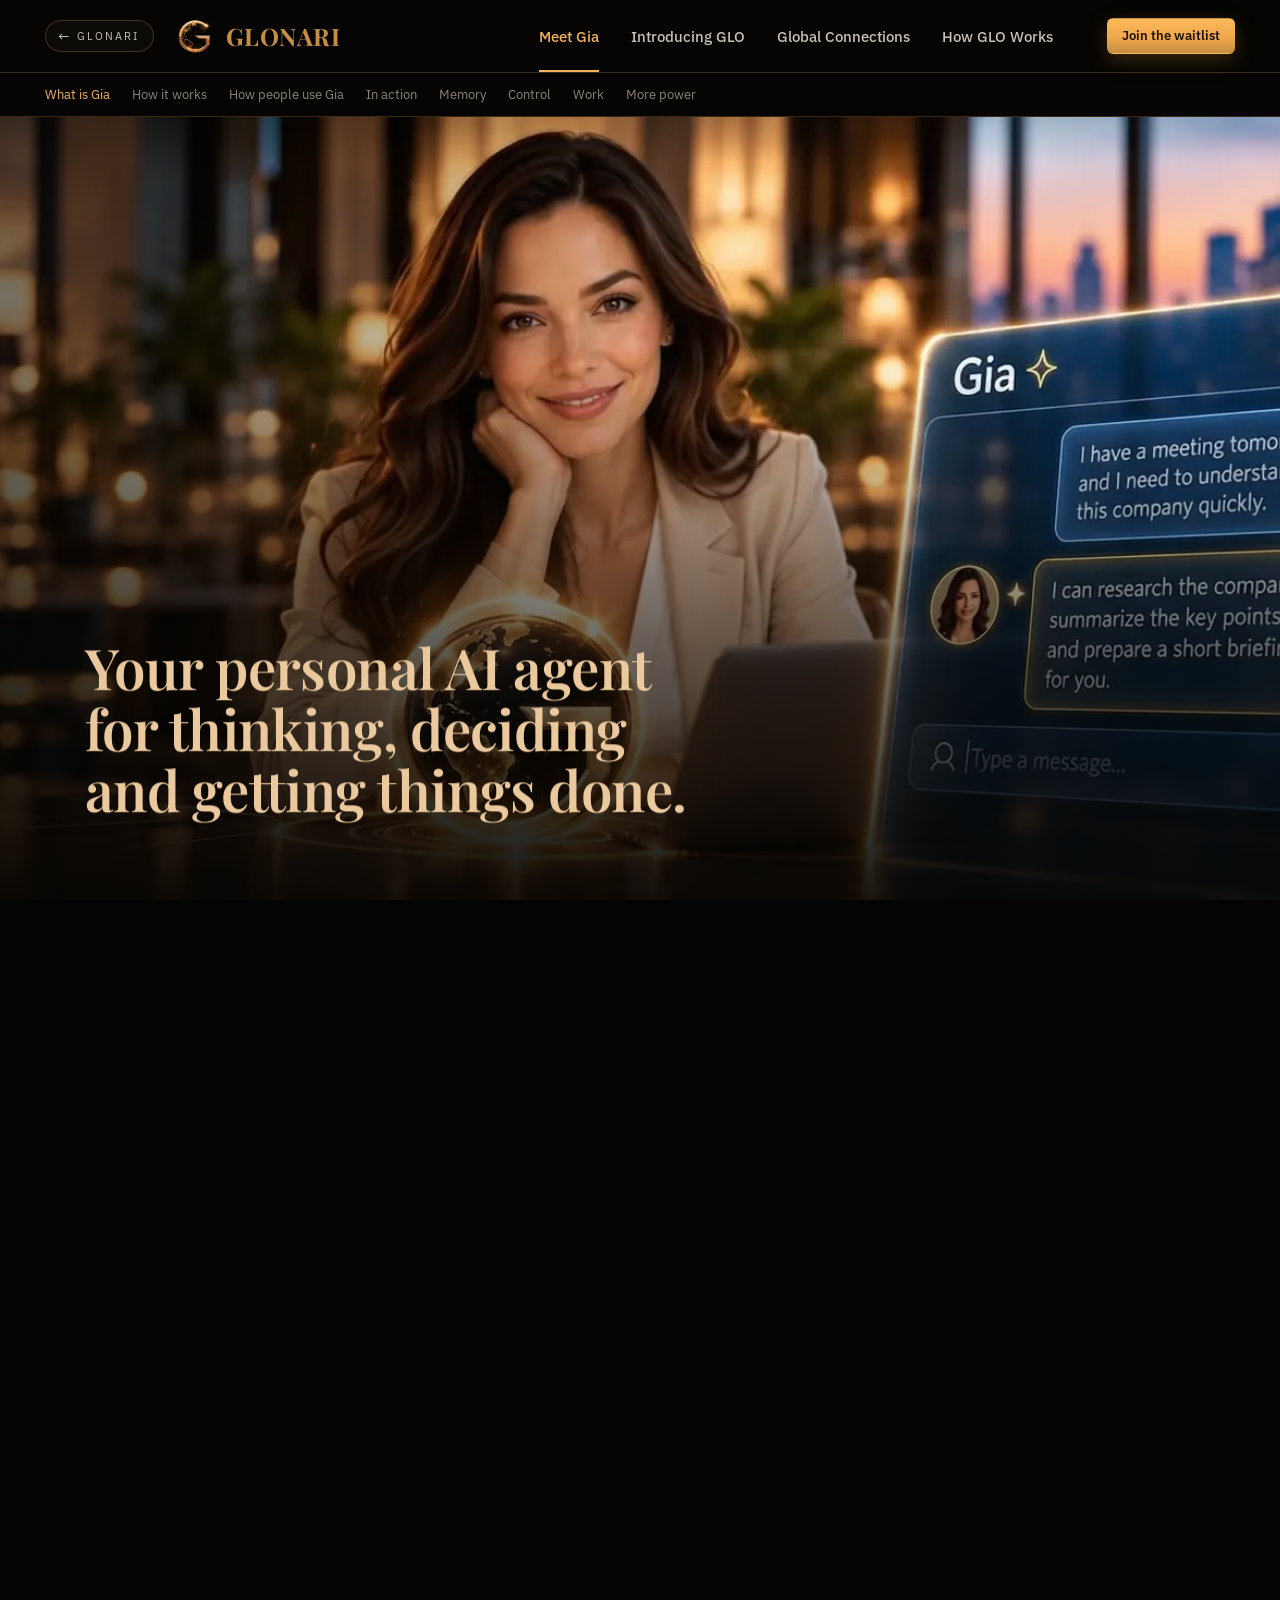
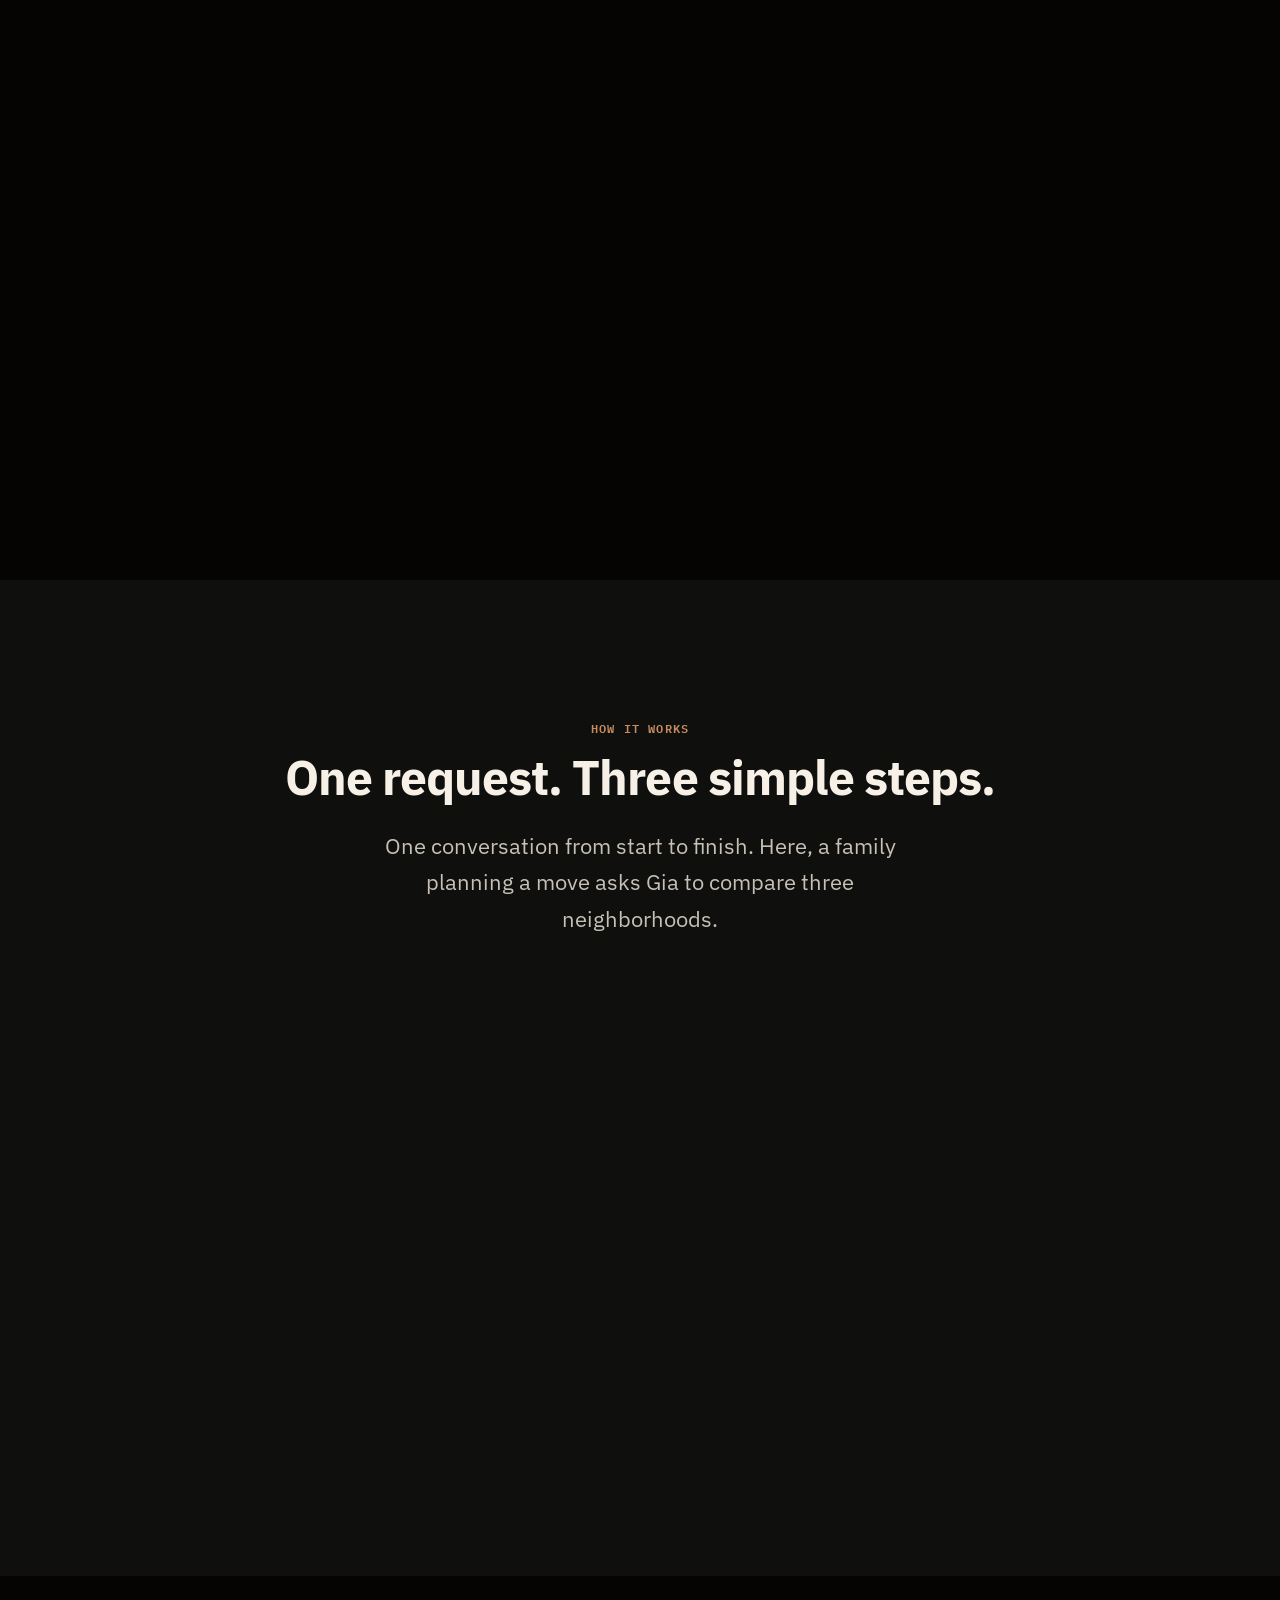
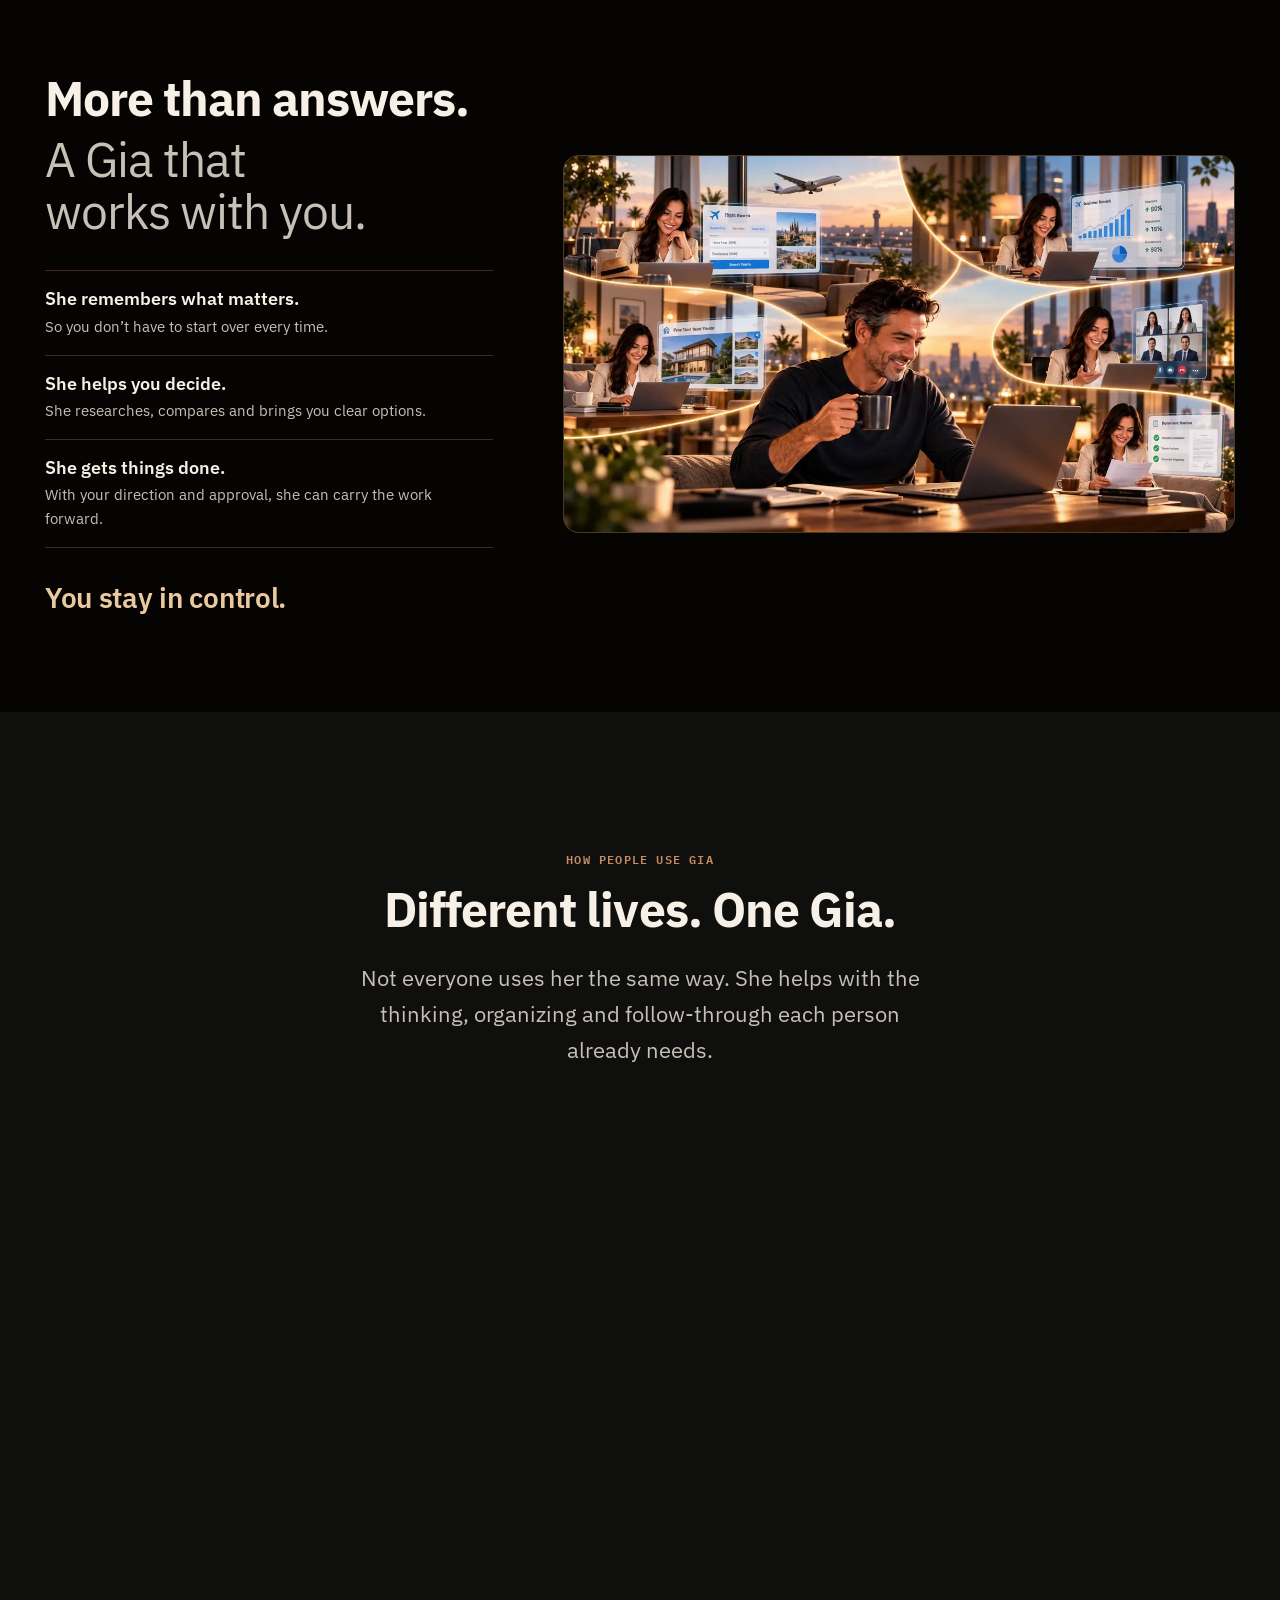
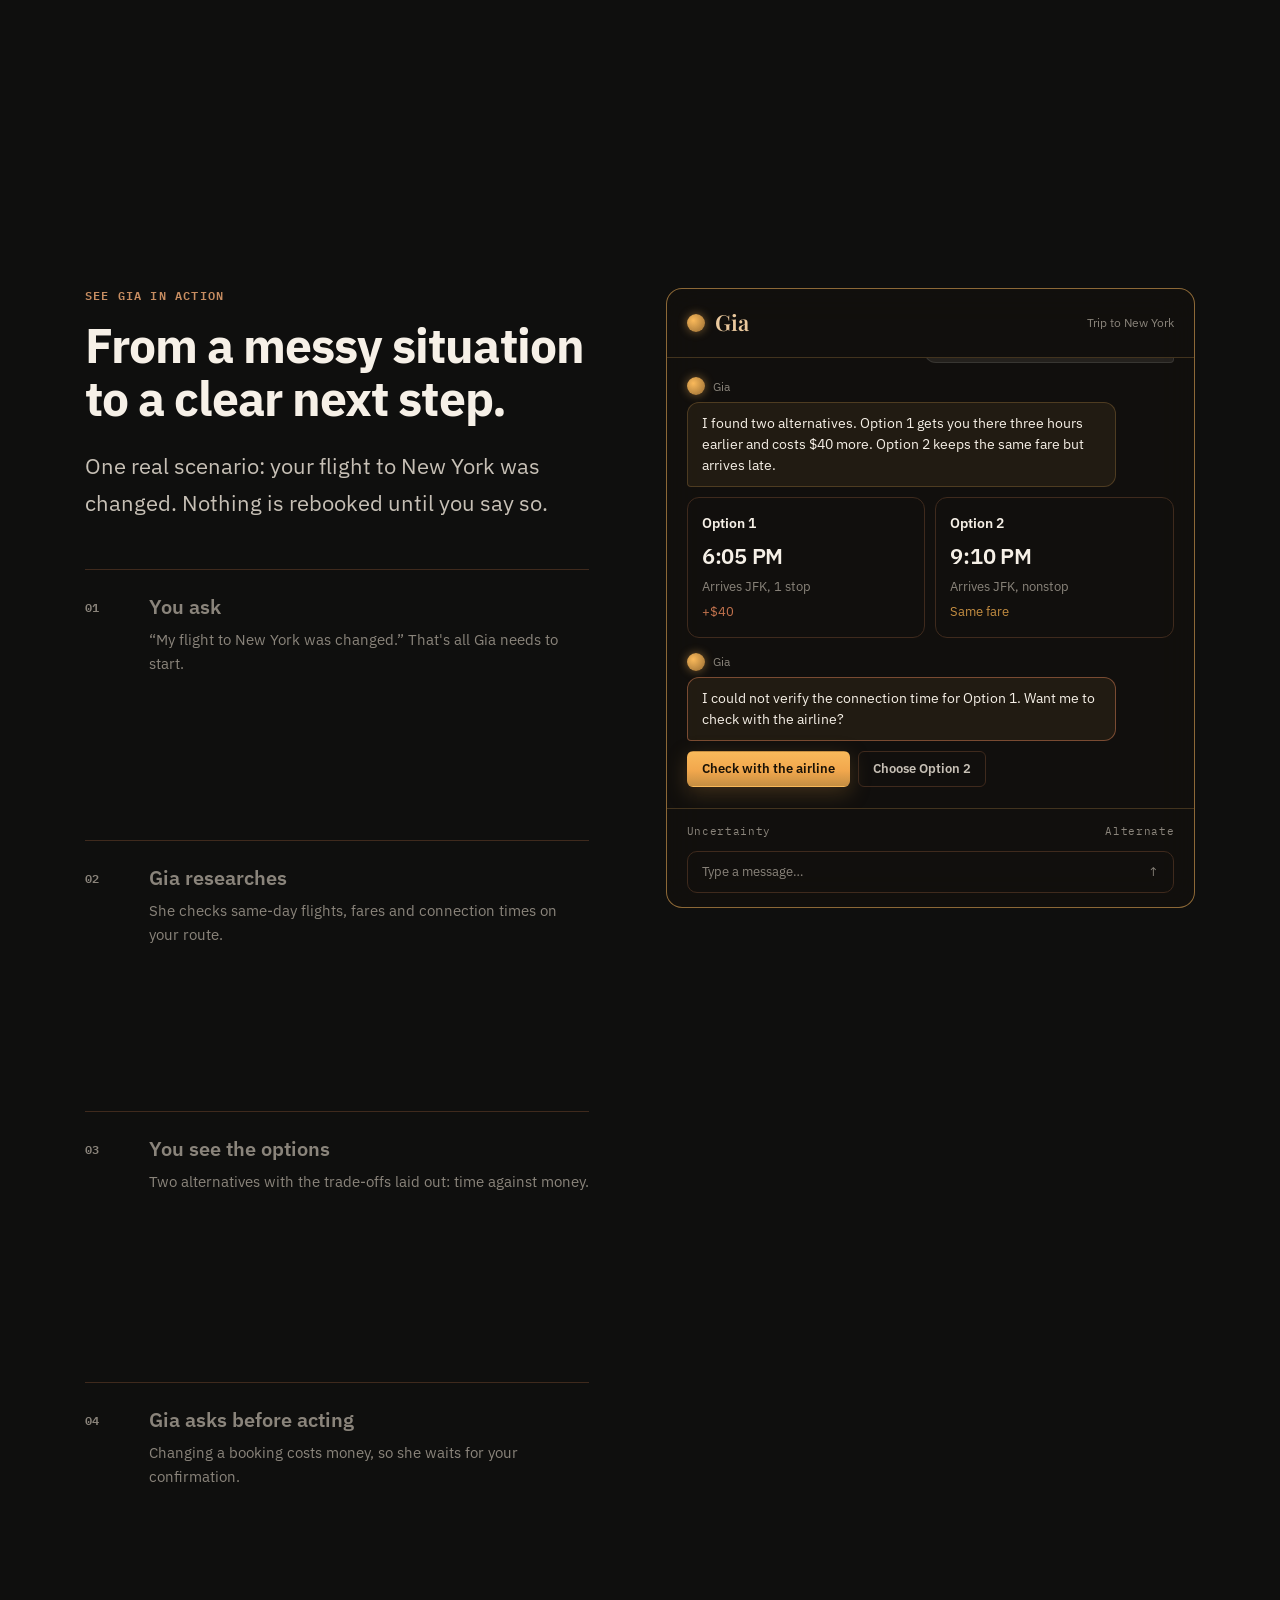
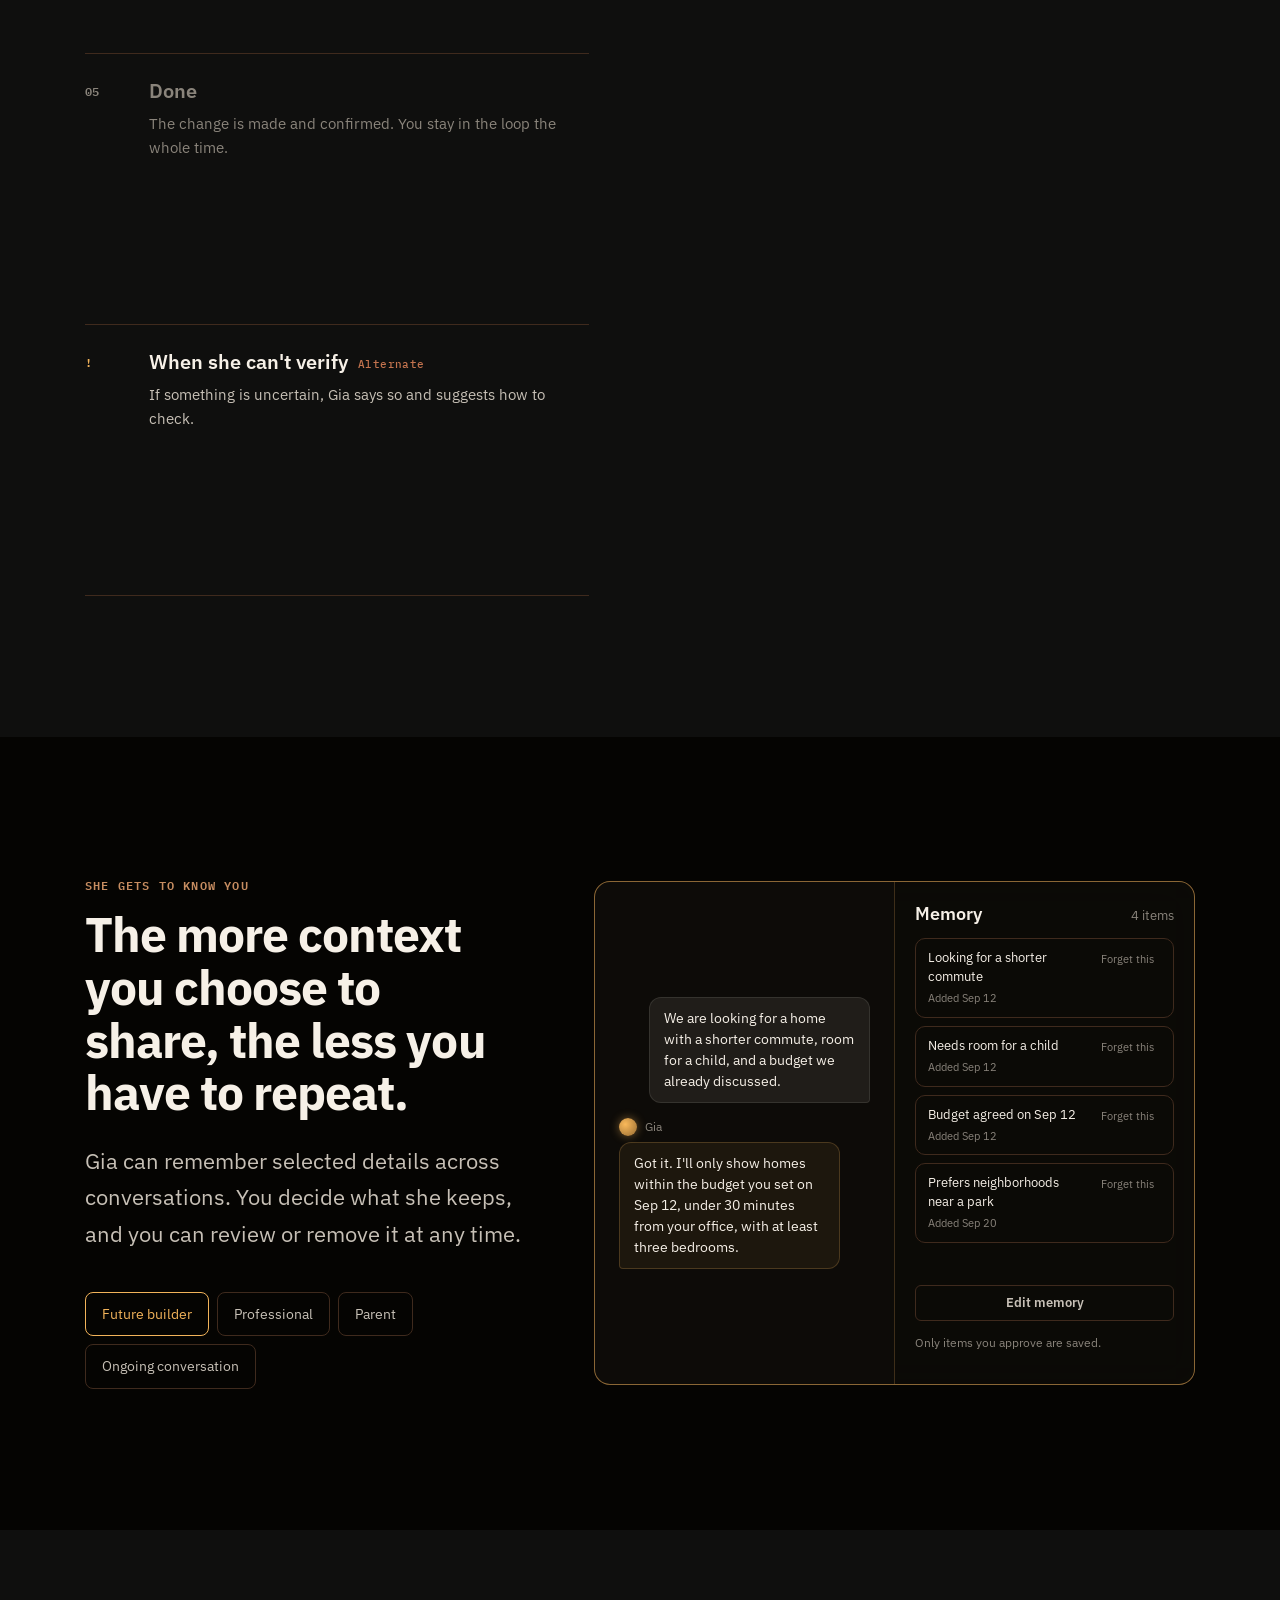
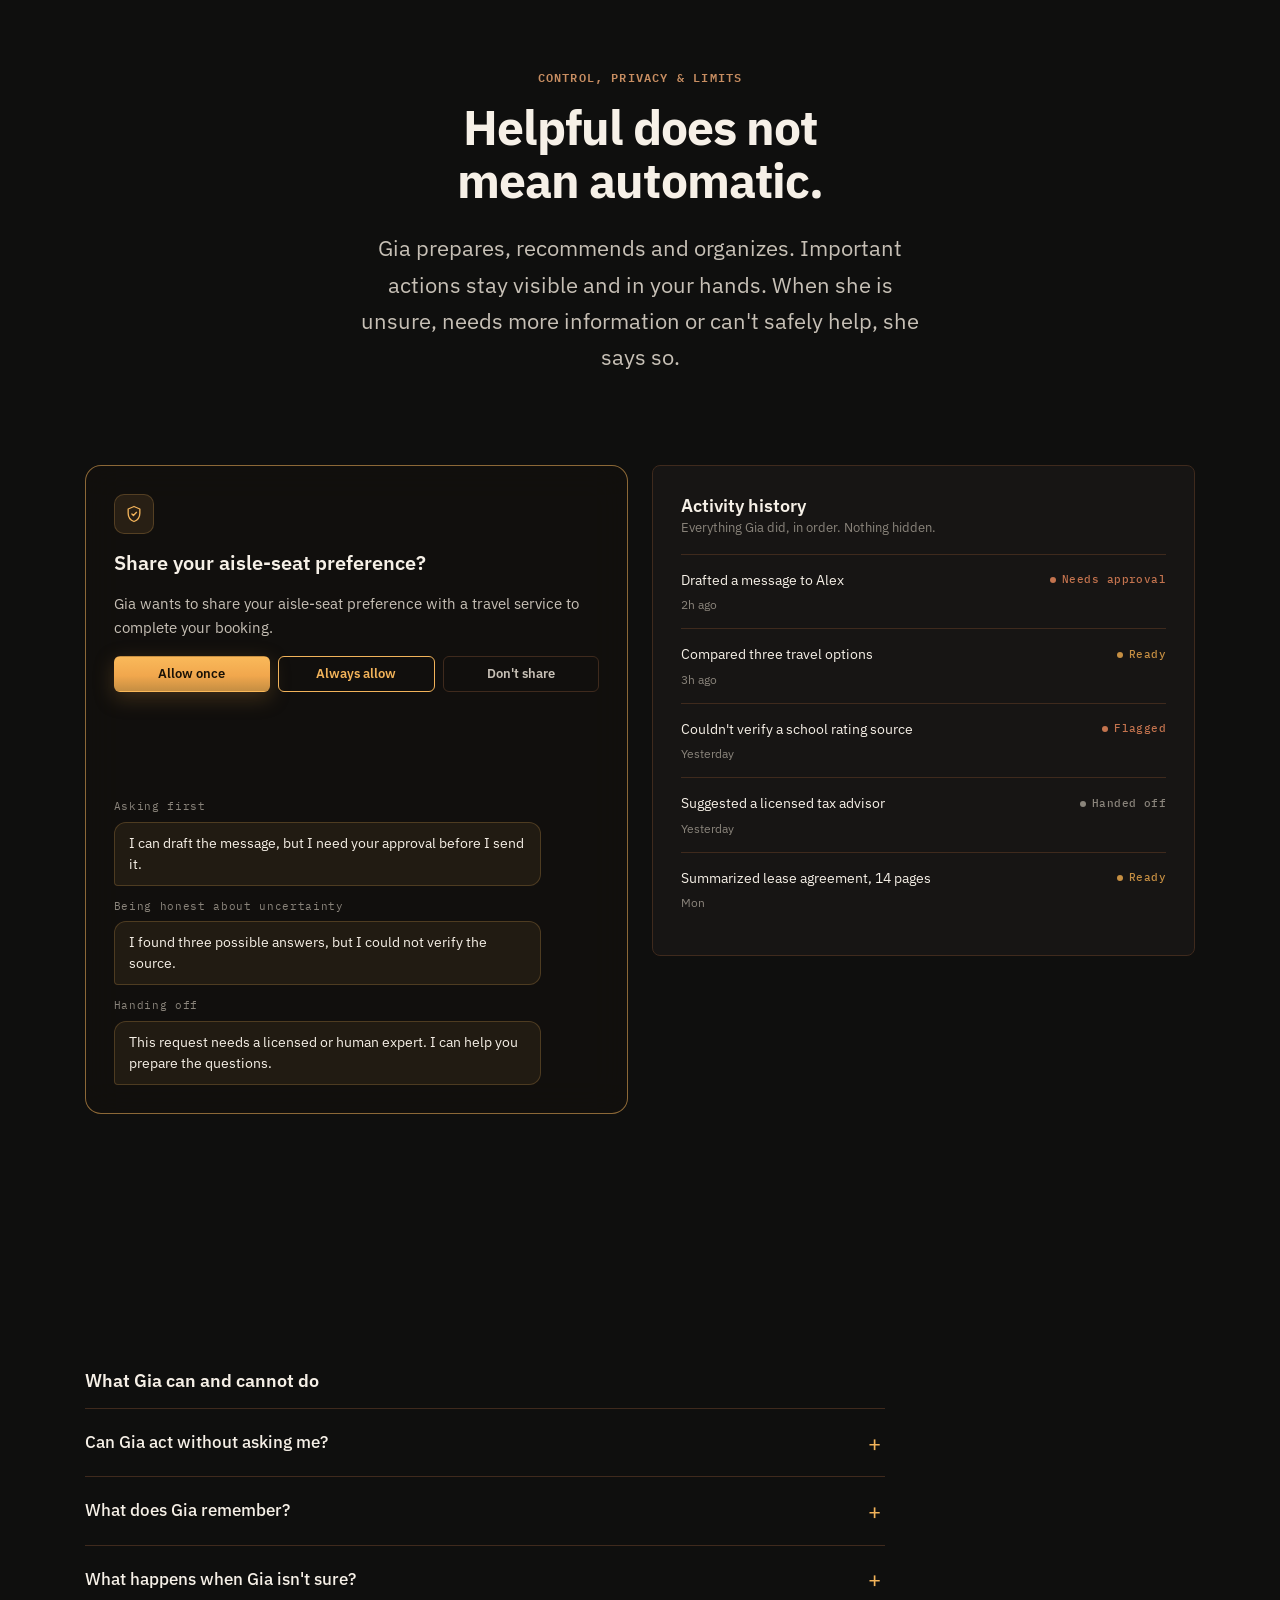
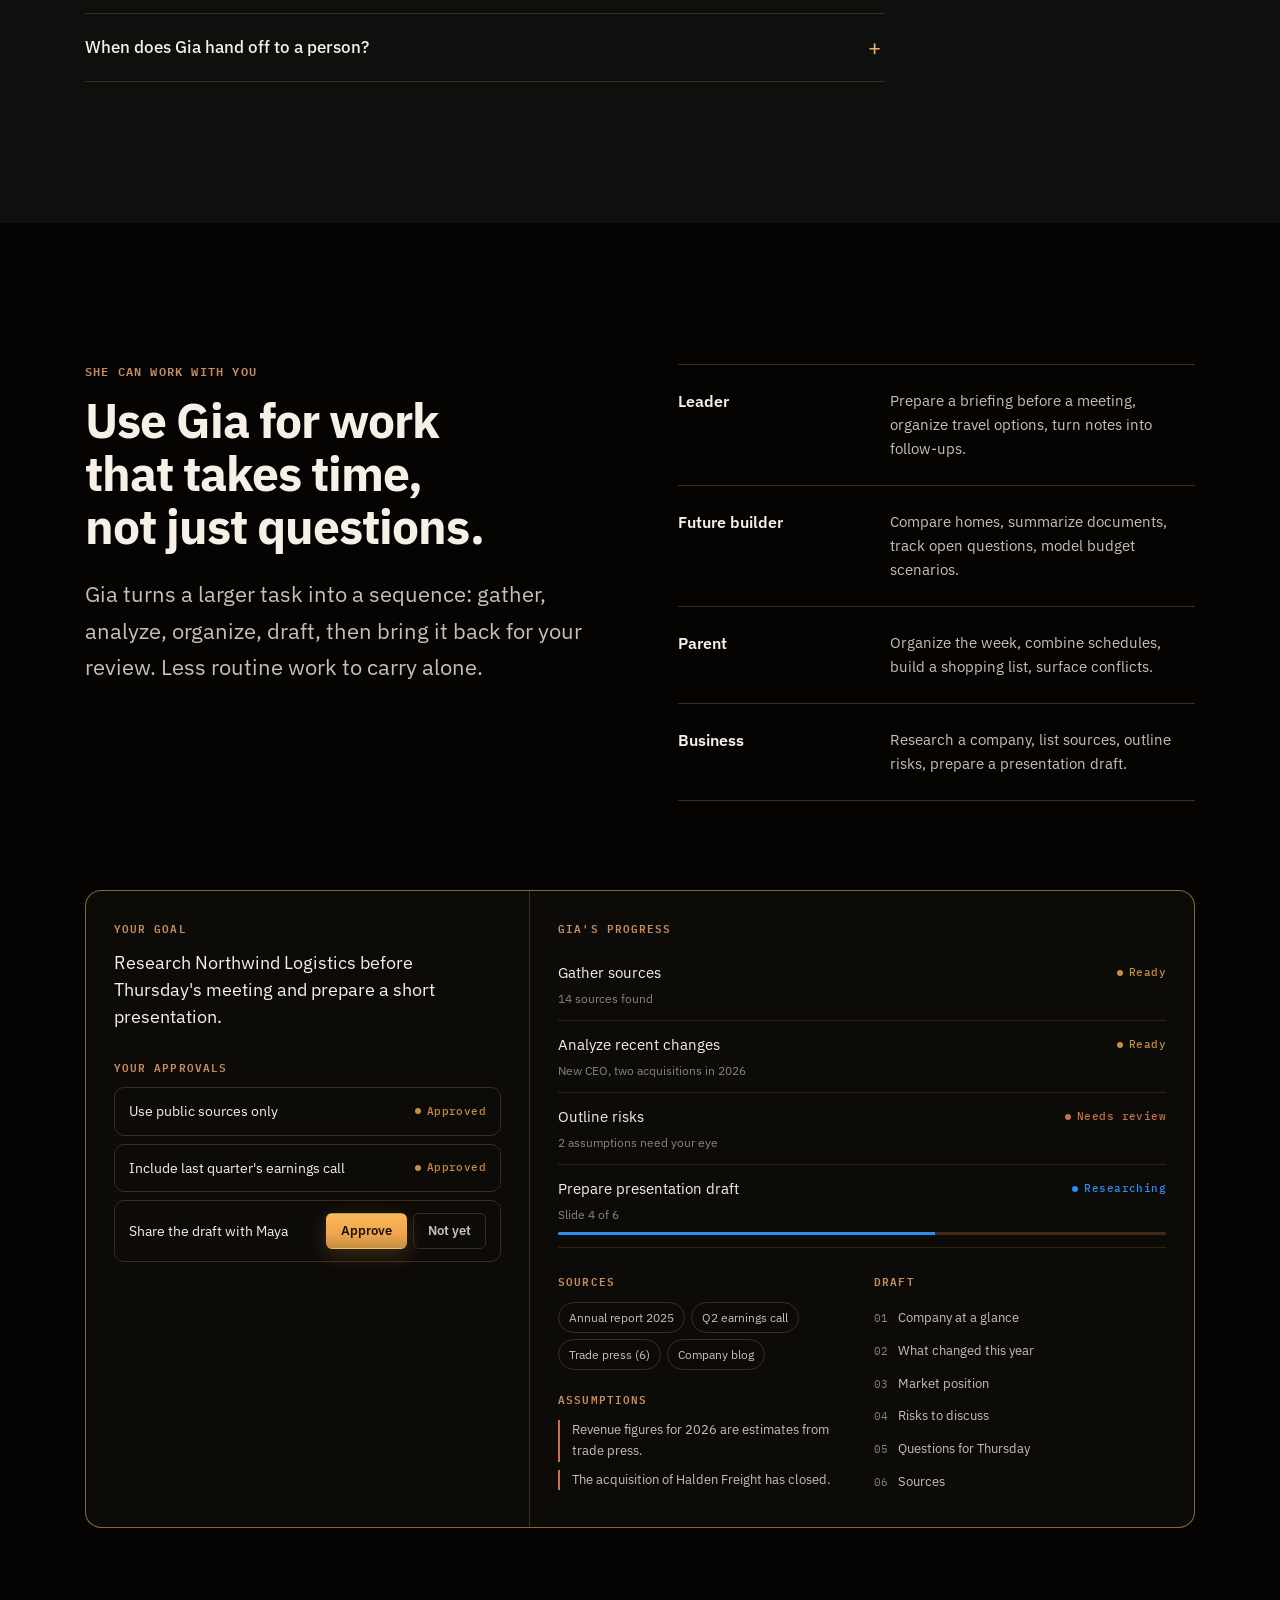
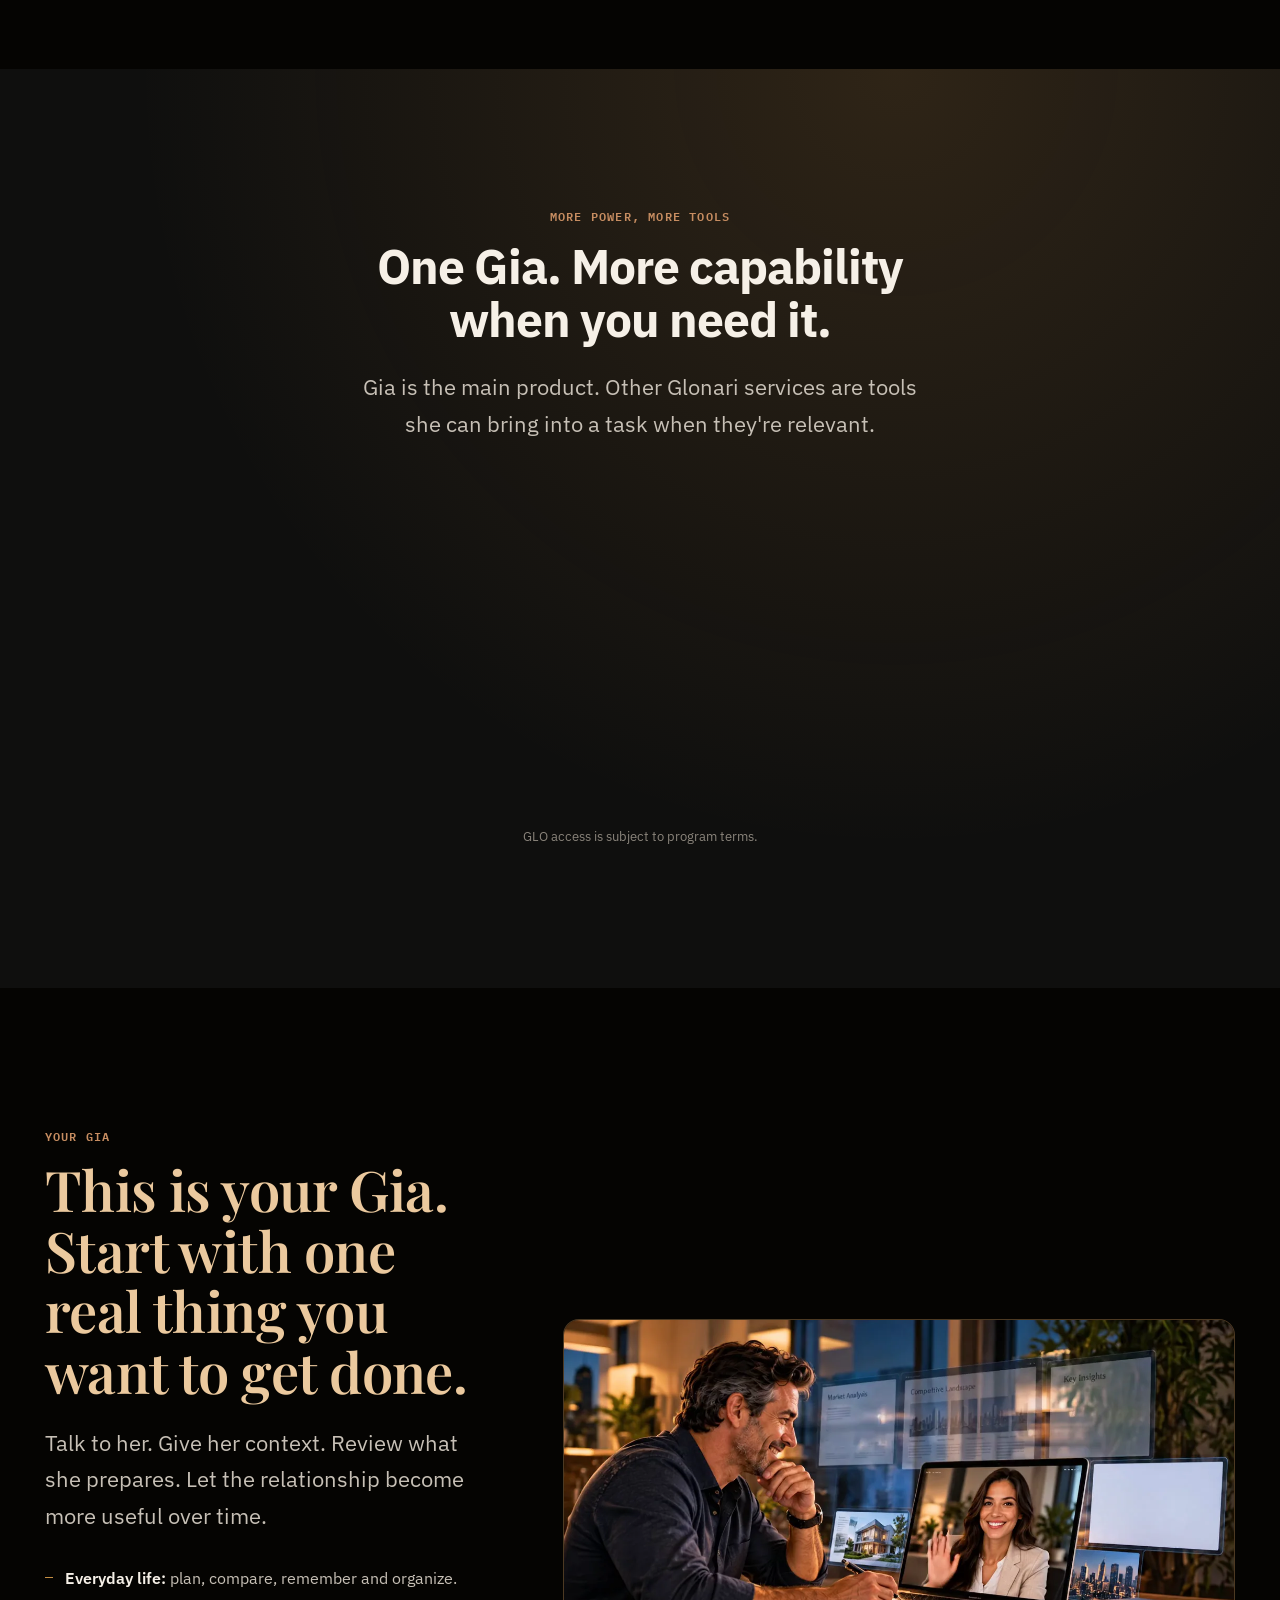
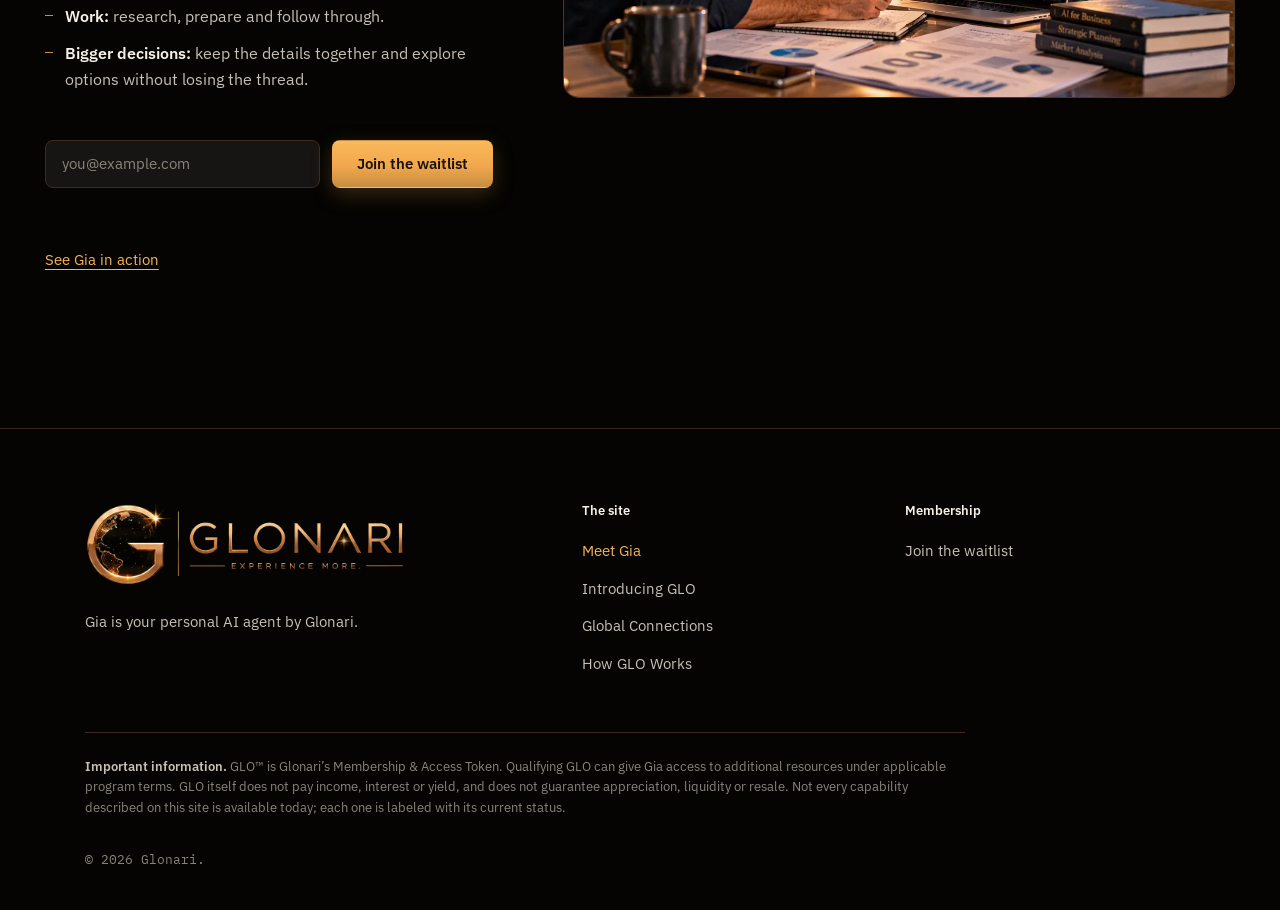
<file: meet-gia/index.html>
<!DOCTYPE html>
<html lang="en">
<head>
<meta charset="utf-8">
<meta name="viewport" content="width=device-width, initial-scale=1, viewport-fit=cover">
<title>Meet Gia</title>
<link rel="preconnect" href="https://fonts.googleapis.com">
<link rel="preconnect" href="https://fonts.gstatic.com" crossorigin>
<link href="https://fonts.googleapis.com/css2?family=IBM+Plex+Mono:wght@500;600&amp;family=IBM+Plex+Sans:wght@400;500;600;700&amp;family=Playfair+Display:wght@500;600;700&amp;display=swap" rel="stylesheet">
<link rel="icon" href="assets/logo/favicon-32.png" sizes="32x32" type="image/png">
<link rel="apple-touch-icon" href="assets/logo/favicon-180.png">
<link rel="stylesheet" href="css/tokens.css">
<link rel="stylesheet" href="css/base.css">
<link rel="stylesheet" href="css/components.css">
<link rel="stylesheet" href="css/shell.css">
<link rel="stylesheet" href="css/pages/meet-gia.css">
<!-- Dark entry veil, after #entry-veil in global-dream/index.html: opaque on the
     first frame, fades out once the page has loaded. Color matches #exit-transition
     in the root styles.css, so the hand-off from the Glonari scene stays black. -->
<style>
  #entry-veil {
    position: fixed;
    inset: 0;
    z-index: 2000;
    opacity: 1;
    pointer-events: none;
    background: #000;
  }
</style>
</head>
<body class="no-js" data-page="meet-gia">
<div id="entry-veil" aria-hidden="true"></div>
<script>
  // Lifts the dark entry veil after load, or after VEIL_FALLBACK_MS if load
  // is slower — whichever comes first, once. Instant under prefers-reduced-motion.
  (function () {
    var VEIL_HOLD_MS = 90;
    var VEIL_OUT_MS = 300;
    var VEIL_FALLBACK_MS = 1500; // lift anyway if load is slow to arrive
    var el = document.getElementById('entry-veil');
    if (!el) return;
    var reduceMotion = window.matchMedia('(prefers-reduced-motion: reduce)').matches;
    var lifted = false;
    function lift() {
      if (lifted) return;
      lifted = true;
      window.setTimeout(function () {
        el.style.transition = reduceMotion ? 'none' : 'opacity ' + VEIL_OUT_MS + 'ms ease-out';
        el.style.opacity = '0';
        window.setTimeout(function () { el.remove(); }, reduceMotion ? 0 : VEIL_OUT_MS);
      }, reduceMotion ? 0 : VEIL_HOLD_MS);
    }
    if (document.readyState === 'complete') lift();
    else {
      window.addEventListener('load', lift, { once: true });
      window.setTimeout(lift, VEIL_FALLBACK_MS);
    }
  })();
</script>
<a class="sr-only" href="#main">Skip to content</a>

<!-- shell:header -->
<header class="site-header">
  <div class="site-header__row">
    <a class="back-link" href="../index.html" aria-label="Back to Glonari"><span class="back-link__arrow" aria-hidden="true">&larr;</span><span class="back-link__label">Glonari</span></a>
    <a class="brand" href="#what" aria-label="Glonari, back to top">
      <img class="brand__mark" src="assets/logo/glonari-mark.webp" width="192" height="192" alt="">
      <span class="brand__name">Glonari</span>
    </a>
    <nav class="site-nav" aria-label="Site">
        <a href="index.html" aria-current="page">Meet Gia</a>
        <a href="glo.html">Introducing GLO</a>
        <a href="global-connections.html">Global Connections</a>
        <a href="how-glo-works.html">How GLO Works</a>
    </nav>
    <a class="btn btn--primary btn--sm header-cta" href="#join">Join the waitlist</a>
    <button class="menu-toggle" type="button" aria-expanded="false" aria-controls="mobile-menu" aria-label="Open menu"><span></span></button>
  </div>
  <div class="subnav">
    <nav class="subnav__inner" aria-label="On this page">
        <a href="#what">What is Gia</a>
        <a href="#how">How it works</a>
        <a href="#people">How people use Gia</a>
        <a href="#in-action">In action</a>
        <a href="#memory">Memory</a>
        <a href="#control">Control</a>
        <a href="#work">Work</a>
        <a href="#more-power">More power</a>
    </nav>
  </div>
  <div class="progress" aria-hidden="true"></div>
</header>
<div class="mobile-menu" id="mobile-menu">
  <nav aria-label="Site">
    <ul class="mm">
      <li class="mm__page is-current"><a href="index.html" aria-current="page">Meet Gia</a>
        <ul class="mm__sections" aria-label="On this page">
          <li><a href="#what">What is Gia</a></li>
          <li><a href="#how">How it works</a></li>
          <li><a href="#people">How people use Gia</a></li>
          <li><a href="#in-action">In action</a></li>
          <li><a href="#memory">Memory</a></li>
          <li><a href="#control">Control</a></li>
          <li><a href="#work">Work</a></li>
          <li><a href="#more-power">More power</a></li>
        </ul>
      </li>
      <li class="mm__page"><a href="glo.html">Introducing GLO</a></li>
      <li class="mm__page"><a href="global-connections.html">Global Connections</a></li>
      <li class="mm__page"><a href="how-glo-works.html">How GLO Works</a></li>
    </ul>
  </nav>
  <a class="btn btn--primary" href="#join">Join the waitlist</a>
</div>
<!-- /shell:header -->

<main id="main">

<!-- 01 HERO -->
<section class="hero" id="what" aria-label="Meet Gia">
  <div class="hero__stage">
    <canvas class="hero__canvas" aria-hidden="true"></canvas>
    <div class="hero__scrim" aria-hidden="true"></div>
    <div class="hero__copy">
      <div class="container">
        <div class="hero__caps">
          <div class="cap cap--1"><h1>Your personal AI agent for thinking, deciding and getting things done.</h1></div>
          <div class="cap cap--2" aria-hidden="true"><p class="cap__display">Meet Gia.</p></div>
          <div class="cap cap--3" aria-hidden="true"><p class="cap__display">Ask. Explore. Compare. Decide.</p></div>
          <div class="cap cap--4">
            <p class="cap__display">Gia helps you move forward — while you stay in control.</p>
            <div class="btn-row btn-row--stack">
              <a class="btn btn--primary" href="#in-action">See Gia in action</a>
              <a class="btn btn--secondary" href="#join">Join the waitlist</a>
            </div>
          </div>
        </div>
      </div>
    </div>
    <div class="hero__hint" aria-hidden="true">Scroll</div>
    <div class="hero__loading" aria-hidden="true"></div>
  </div>
</section>

<!-- 02 HOW IT WORKS -->
<section class="section" id="how" aria-labelledby="how-title">
  <div class="container">
    <header class="head--center reveal">
      <p class="eyebrow">How it works</p>
      <h2 class="h2" id="how-title">One request. Three simple steps.</h2>
      <p class="lead">One conversation from start to finish. Here, a family planning a move asks Gia to compare three neighborhoods.</p>
    </header>

    <ol class="steps gap-major" data-stagger>
      <li class="step">
        <div class="step__text">
          <span class="step__num">01</span>
          <h3 class="h4">Tell Gia what you need</h3>
          <p class="small">In text, voice or video.</p>
        </div>
        <div class="glass mock" aria-label="Example: the request">
          <div class="modes" aria-hidden="true"><span class="mode is-on">Text</span><span class="mode">Voice</span><span class="mode">Video</span></div>
          <div class="bubble bubble--user">Help me compare three neighborhoods for our move.</div>
          <div class="mock__input" aria-hidden="true"><span>Type a message…</span><span>↑</span></div>
        </div>
      </li>
      <li class="step">
        <div class="step__text">
          <span class="step__num">02</span>
          <h3 class="h4">Gia researches and organizes</h3>
          <p class="small">She gathers what matters and prepares useful options.</p>
        </div>
        <div class="glass mock" aria-label="Example: Gia researching">
          <div class="gia-tag"><span class="gia-dot"></span>Gia is gathering</div>
          <ul class="factor-list">
            <li>Commute to downtown <span class="status status--ready">Done</span></li>
            <li>Schools nearby <span class="status status--ready">Done</span></li>
            <li>Housing costs <span class="status status--ready">Done</span></li>
            <li>Parks, cafés, lifestyle <span class="status status--working">Researching</span></li>
          </ul>
        </div>
      </li>
      <li class="step">
        <div class="step__text">
          <span class="step__num">03</span>
          <h3 class="h4">You review and decide</h3>
          <p class="small">Approve, ask why, or change direction. You choose what happens next.</p>
        </div>
        <div class="glass mock is-active" aria-label="Example: comparison for review">
          <table class="cmp">
            <thead><tr><th scope="col"></th><th scope="col">Riverside</th><th scope="col">Maple Hts</th><th scope="col">Old Town</th></tr></thead>
            <tbody>
              <tr><th scope="row">Commute</th><td>32 min</td><td class="best">24 min</td><td>41 min</td></tr>
              <tr><th scope="row">Schools</th><td class="best">8.6</td><td>7.9</td><td>7.2</td></tr>
              <tr><th scope="row">Avg. rent</th><td>$2,450</td><td>$2,780</td><td class="best">$2,190</td></tr>
              <tr><th scope="row">Walkability</th><td>High</td><td>Medium</td><td class="best">Very high</td></tr>
            </tbody>
          </table>
          <div class="btn-row">
            <span class="btn btn--primary btn--sm">Approve shortlist</span>
            <span class="btn btn--secondary btn--sm">Ask Gia why</span>
          </div>
        </div>
      </li>
    </ol>
  </div>
</section>

<!-- 02b A GIA THAT WORKS WITH YOU (breather) -->
<section class="section section--compact section--deep" id="with-you" data-nav="how" aria-labelledby="with-you-title">
  <div class="container breather">
    <div class="breather__text reveal">
      <h2 class="h2" id="with-you-title">More than answers.<span class="breather__sub">A Gia that works with you.</span></h2>
      <ul class="pillars">
        <li><h3 class="h4">She remembers what matters.</h3><p class="small">So you don’t have to start over every time.</p></li>
        <li><h3 class="h4">She helps you decide.</h3><p class="small">She researches, compares and brings you clear options.</p></li>
        <li><h3 class="h4">She gets things done.</h3><p class="small">With your direction and approval, she can carry the work forward.</p></li>
      </ul>
      <p class="breather__close">You stay in control.</p>
    </div>
    <figure class="breather__media media-frame" style="--ratio: 16 / 9">
      <div class="media-frame__box" data-parallax>
        <video class="breather__video" src="assets/video/works-with-you.mp4" poster="assets/images/works-with-you-start.webp" data-end-poster="assets/images/works-with-you-end.webp" width="1280" height="720" muted playsinline preload="auto" aria-hidden="true"></video>
      </div>
    </figure>
  </div>
</section>

<!-- 03 HOW PEOPLE USE GIA -->
<section class="section" id="people" aria-labelledby="people-title">
  <div class="container">
    <header class="head--center reveal">
      <p class="eyebrow">How people use Gia</p>
      <h2 class="h2" id="people-title">Different lives. One Gia.</h2>
      <p class="lead">Not everyone uses her the same way. She helps with the thinking, organizing and follow-through each person already needs.</p>
    </header>

    <div class="personas gap-major" data-stagger>
      <figure class="persona">
        <div class="media-frame__box persona__frame" data-parallax>
          <img class="persona__img" src="assets/images/busy-professional.webp" width="1200" height="675" loading="lazy" decoding="async" style="object-position: 38% 50%" alt="A man at an outdoor table at sunset checks his phone, with Gia's executive summary open on his laptop">
        </div>
        <figcaption class="persona__body">
          <h3 class="h4">The busy professional</h3>
          <p class="persona__tag">Too much to manage. Not enough time.</p>
          <p class="small">Gia can prepare briefings, organize travel, research companies, keep track of open questions and turn notes into clear next steps.</p>
        </figcaption>
      </figure>
      <figure class="persona">
        <div class="media-frame__box persona__frame" data-parallax>
          <img class="persona__img" src="assets/images/couple-comparing-homes.webp" width="1200" height="675" loading="lazy" decoding="async" style="object-position: 55% 50%" alt="A couple at home in the evening compares house listings with Gia on a tablet, brochures and a floor plan on the table">
        </div>
        <figcaption class="persona__body">
          <h3 class="h4">The future builder</h3>
          <p class="persona__tag">Buying a home. Moving. Investing. Planning what comes next.</p>
          <p class="small">Gia can gather information, compare options, summarize complex documents, remember decisions and help model scenarios without losing the thread.</p>
        </figcaption>
      </figure>
      <figure class="persona">
        <div class="media-frame__box persona__frame" data-parallax>
          <img class="persona__img" src="assets/images/quiet-moment.webp" width="1200" height="900" loading="lazy" decoding="async" style="object-position: 50% 45%" alt="A woman relaxing on her sofa talks with Gia on a tablet about ideas from her notebook">
        </div>
        <figcaption class="persona__body">
          <h3 class="h4">The thinker &amp; explorer</h3>
          <p class="persona__tag">Not another search result. A conversation that remembers where you left off.</p>
          <p class="small">Think through an idea, brainstorm, plan leisure time or explore possibilities without starting from zero.</p>
        </figcaption>
      </figure>
    </div>
  </div>
</section>

<!-- 04 SEE GIA IN ACTION -->
<section class="section" id="in-action" aria-labelledby="action-title">
  <div class="container">
    <div class="action">
      <div class="action__list">
        <header class="reveal">
          <p class="eyebrow">See Gia in action</p>
          <h2 class="h2" id="action-title">From a messy situation to a clear next step.</h2>
          <p class="lead">One real scenario: your flight to New York was changed. Nothing is rebooked until you say so.</p>
        </header>
        <ol class="action__rows" id="action-rows">
          <li class="arow is-active"><button type="button" data-state="0"><span class="arow__mark">01</span><span class="arow__title">You ask</span><span class="arow__desc">“My flight to New York was changed.” That's all Gia needs to start.</span></button></li>
          <li class="arow"><button type="button" data-state="1"><span class="arow__mark">02</span><span class="arow__title">Gia researches</span><span class="arow__desc">She checks same-day flights, fares and connection times on your route.</span></button></li>
          <li class="arow"><button type="button" data-state="2"><span class="arow__mark">03</span><span class="arow__title">You see the options</span><span class="arow__desc">Two alternatives with the trade-offs laid out: time against money.</span></button></li>
          <li class="arow"><button type="button" data-state="3"><span class="arow__mark">04</span><span class="arow__title">Gia asks before acting</span><span class="arow__desc">Changing a booking costs money, so she waits for your confirmation.</span></button></li>
          <li class="arow"><button type="button" data-state="4"><span class="arow__mark">05</span><span class="arow__title">Done</span><span class="arow__desc">The change is made and confirmed. You stay in the loop the whole time.</span></button></li>
          <li class="arow arow--alt"><button type="button" data-state="5"><span class="arow__mark">!</span><span class="arow__title">When she can't verify</span><span class="arow__desc">If something is uncertain, Gia says so and suggests how to check.</span></button></li>
        </ol>
      </div>
      <div class="action__panel">
        <div class="glass phone is-active" role="region" aria-label="Gia conversation example" aria-live="polite">
          <div class="phone__head"><span class="gia-dot"></span><span class="phone__title">Gia</span><span class="phone__sub">Trip to New York</span></div>
          <div class="phone__body" id="phone-body"></div>
          <div class="phone__foot">
            <div class="phone__state"><span id="phone-state">Request</span><span id="phone-count">1 / 5</span></div>
            <div class="mock__input" aria-hidden="true"><span>Type a message…</span><span>↑</span></div>
          </div>
        </div>
      </div>
    </div>
  </div>
</section>

<!-- 05 MEMORY -->
<section class="section section--deep" id="memory" aria-labelledby="memory-title">
  <div class="container split split--mem">
    <div>
      <header class="reveal">
        <p class="eyebrow">She gets to know you</p>
        <h2 class="h2" id="memory-title">The more context you choose to share, the less you have to repeat.</h2>
        <p class="lead">Gia can remember selected details across conversations. You decide what she keeps, and you can review or remove it at any time.</p>
      </header>
      <div class="tabs" role="tablist" aria-label="Memory examples">
        <button class="tab" role="tab" aria-selected="true" aria-controls="mem-panel" data-mem="builder">Future builder</button>
        <button class="tab" role="tab" aria-selected="false" aria-controls="mem-panel" data-mem="pro" tabindex="-1">Professional</button>
        <button class="tab" role="tab" aria-selected="false" aria-controls="mem-panel" data-mem="parent" tabindex="-1">Parent</button>
        <button class="tab" role="tab" aria-selected="false" aria-controls="mem-panel" data-mem="talk" tabindex="-1">Ongoing conversation</button>
      </div>
    </div>
    <div class="glass mem is-active" id="mem-panel" role="tabpanel">
      <div class="mem__chat" id="mem-chat"></div>
      <aside class="mem__side" aria-label="Memory">
        <div class="mem__head"><span class="h4">Memory</span><span class="caption" id="mem-count"></span></div>
        <ul class="mem__list" id="mem-list"></ul>
        <div class="mem__toast" id="mem-toast" aria-live="polite"></div>
        <button class="btn btn--ghost btn--sm" type="button" id="mem-edit">Edit memory</button>
        <p class="mem__note">Only items you approve are saved.</p>
      </aside>
    </div>
  </div>
</section>

<!-- 06 CONTROL, PRIVACY & LIMITS -->
<section class="section" id="control" aria-labelledby="control-title">
  <div class="container">
    <header class="head--center reveal">
      <p class="eyebrow">Control, privacy &amp; limits</p>
      <h2 class="h2" id="control-title">Helpful does not mean automatic.</h2>
      <p class="lead">Gia prepares, recommends and organizes. Important actions stay visible and in your hands. When she is unsure, needs more information or can't safely help, she says so.</p>
    </header>

    <div class="control gap-major">
      <div class="glass perm is-active" aria-labelledby="perm-q">
        <div class="perm__icon" aria-hidden="true">
          <svg width="20" height="20" viewBox="0 0 24 24" fill="none" stroke="#F2B35A" stroke-width="1.6" stroke-linecap="round" stroke-linejoin="round"><path d="M12 3l7 3v5c0 4.5-3 8.5-7 10-4-1.5-7-5.5-7-10V6l7-3z"/><path d="M9.5 12l1.8 1.8L15 10"/></svg>
        </div>
        <p class="perm__q" id="perm-q">Share your aisle-seat preference?</p>
        <p class="small">Gia wants to share your aisle-seat preference with a travel service to complete your booking.</p>
        <div class="perm__choices" id="perm-choices">
          <button class="btn btn--primary btn--sm" type="button" data-perm="Allow once">Allow once</button>
          <button class="btn btn--secondary btn--sm" type="button" data-perm="Always allow">Always allow</button>
          <button class="btn btn--ghost btn--sm" type="button" data-perm="Don't share">Don't share</button>
        </div>
        <p class="perm__result" id="perm-result" aria-live="polite"></p>
        <div class="says">
          <div class="say"><span class="say__label">Asking first</span><div class="bubble bubble--gia">I can draft the message, but I need your approval before I send it.</div></div>
          <div class="say"><span class="say__label">Being honest about uncertainty</span><div class="bubble bubble--gia">I found three possible answers, but I could not verify the source.</div></div>
          <div class="say"><span class="say__label">Handing off</span><div class="bubble bubble--gia">This request needs a licensed or human expert. I can help you prepare the questions.</div></div>
        </div>
      </div>

      <div class="card">
        <h3 class="h4">Activity history</h3>
        <p class="caption">Everything Gia did, in order. Nothing hidden.</p>
        <ul class="log" id="log">
          <li>Drafted a message to Alex<small>2h ago</small><span class="status status--review">Needs approval</span></li>
          <li>Compared three travel options<small>3h ago</small><span class="status status--ready">Ready</span></li>
          <li>Couldn't verify a school rating source<small>Yesterday</small><span class="status status--review">Flagged</span></li>
          <li>Suggested a licensed tax advisor<small>Yesterday</small><span class="status status--muted">Handed off</span></li>
          <li>Summarized lease agreement, 14 pages<small>Mon</small><span class="status status--ready">Ready</span></li>
        </ul>
      </div>
    </div>

    <div class="tiers" data-stagger>
      <div class="card tier" style="--dot: var(--gp-gold-mid)" data-spotlight><h3 class="tier__name">Available now</h3><p class="small">Research, summarize, organize, compare options, draft materials.</p></div>
      <div class="card tier" style="--dot: var(--gp-blue)" data-spotlight><h3 class="tier__name">With your approval</h3><p class="small">Share selected information, send or book where supported, complete higher-impact actions.</p></div>
      <div class="card tier" style="--dot: var(--gp-violet)" data-spotlight><h3 class="tier__name">Coming next</h3><p class="small">Additional autonomous workflows, integrations and capabilities as they are released.</p></div>
    </div>

    <div class="faq">
      <h3 class="h4">What Gia can and cannot do</h3>
      <details><summary>Can Gia act without asking me?</summary><p class="small">Not for anything important. She can research, summarize and draft on her own. Sending, sharing, booking or paying always waits for your approval.</p></details>
      <details><summary>What does Gia remember?</summary><p class="small">Only what you choose to save. You can review, edit or remove any item in Memory at any time.</p></details>
      <details><summary>What happens when Gia isn't sure?</summary><p class="small">She tells you what she couldn't verify and suggests how to check it, instead of guessing.</p></details>
      <details><summary>When does Gia hand off to a person?</summary><p class="small">When a request needs a licensed professional or a human expert. She says so and helps you prepare.</p></details>
      <!-- Waiting for the answer from the product and legal teams: remove "hidden" and write the answer to show it. -->
      <details hidden><summary>Where is my data stored, and how do I delete it?</summary><p class="small">Answer to come from the product and legal teams.</p></details>
    </div>
  </div>
</section>

<!-- 07 WORK -->
<section class="section section--deep" id="work" aria-labelledby="work-title">
  <div class="container">
    <div class="split" style="align-items: start;">
      <header class="reveal">
        <p class="eyebrow">She can work with you</p>
        <h2 class="h2" id="work-title">Use Gia for work that takes time, not just questions.</h2>
        <p class="lead">Gia turns a larger task into a sequence: gather, analyze, organize, draft, then bring it back for your review. Less routine work to carry alone.</p>
      </header>
      <ul class="examples">
        <li><b>Leader</b><span class="small">Prepare a briefing before a meeting, organize travel options, turn notes into follow-ups.</span></li>
        <li><b>Future builder</b><span class="small">Compare homes, summarize documents, track open questions, model budget scenarios.</span></li>
        <li><b>Parent</b><span class="small">Organize the week, combine schedules, build a shopping list, surface conflicts.</span></li>
        <li><b>Business</b><span class="small">Research a company, list sources, outline risks, prepare a presentation draft.</span></li>
      </ul>
    </div>

    <div class="glass ws gap-major is-active" aria-label="Example task workspace">
      <div class="ws__pane">
        <p class="ws__label">Your goal</p>
        <p class="ws__goal">Research Northwind Logistics before Thursday's meeting and prepare a short presentation.</p>
        <p class="ws__label">Your approvals</p>
        <ul class="appr">
          <li>Use public sources only <span class="status status--ready">Approved</span></li>
          <li>Include last quarter's earnings call <span class="status status--ready">Approved</span></li>
          <li id="appr-share">Share the draft with Maya <span class="btn-row" style="gap:6px"><button class="btn btn--primary btn--sm" type="button" data-appr="yes">Approve</button><button class="btn btn--ghost btn--sm" type="button" data-appr="no">Not yet</button></span></li>
        </ul>
      </div>
      <div class="ws__pane">
        <p class="ws__label">Gia's progress</p>
        <ul class="tasks">
          <li>Gather sources<small>14 sources found</small><span class="status status--ready">Ready</span></li>
          <li>Analyze recent changes<small>New CEO, two acquisitions in 2026</small><span class="status status--ready">Ready</span></li>
          <li>Outline risks<small>2 assumptions need your eye</small><span class="status status--review">Needs review</span></li>
          <li>Prepare presentation draft<small>Slide 4 of 6</small><span class="status status--working">Researching</span><span class="bar"><i></i></span></li>
        </ul>
        <div class="ws__cols">
          <div>
            <p class="ws__label">Sources</p>
            <div class="chips"><span class="chip">Annual report 2025</span><span class="chip">Q2 earnings call</span><span class="chip">Trade press (6)</span><span class="chip">Company blog</span></div>
            <p class="ws__label" style="margin-top:20px">Assumptions</p>
            <div style="display:grid;gap:8px">
              <p class="assume">Revenue figures for 2026 are estimates from trade press.</p>
              <p class="assume">The acquisition of Halden Freight has closed.</p>
            </div>
          </div>
          <div>
            <p class="ws__label">Draft</p>
            <ol class="draft"><li>Company at a glance</li><li>What changed this year</li><li>Market position</li><li>Risks to discuss</li><li>Questions for Thursday</li><li>Sources</li></ol>
          </div>
        </div>
      </div>
    </div>
  </div>
</section>

<!-- 08 MORE POWER -->
<section class="section section--glow" id="more-power" aria-labelledby="power-title">
  <div class="container">
    <header class="head--center reveal">
      <p class="eyebrow">More power, more tools</p>
      <h2 class="h2" id="power-title">One Gia. More capability when you need it.</h2>
      <p class="lead">Gia is the main product. Other Glonari services are tools she can bring into a task when they're relevant.</p>
    </header>
    <div class="tools gap-major" data-stagger>
      <div class="card tool" data-spotlight>
        <svg class="draw-icon" width="28" height="28" viewBox="0 0 24 24" fill="none" stroke="currentColor" stroke-width="1.5" stroke-linecap="round" stroke-linejoin="round" aria-hidden="true"><path d="M3 11l9-7 9 7"/><path d="M5 10v10h14V10"/><path d="M10 20v-6h4v6"/></svg>
        <p class="tool__text">Explore homes and understand the practical monthly cost.</p>
        <span class="tool__name">Homes</span>
      </div>
      <div class="card tool" data-spotlight>
        <svg class="draw-icon" width="28" height="28" viewBox="0 0 24 24" fill="none" stroke="currentColor" stroke-width="1.5" stroke-linecap="round" stroke-linejoin="round" aria-hidden="true"><rect x="3" y="6" width="18" height="13" rx="2"/><path d="M3 10h18"/><path d="M7 15h3"/></svg>
        <p class="tool__text">Keep financial information and options organized in one place.</p>
        <span class="tool__name">Money</span>
      </div>
      <div class="card tool" data-spotlight>
        <svg class="draw-icon" width="28" height="28" viewBox="0 0 24 24" fill="none" stroke="currentColor" stroke-width="1.5" stroke-linecap="round" stroke-linejoin="round" aria-hidden="true"><circle cx="9" cy="8" r="3.2"/><path d="M3 20c0-3.3 2.7-6 6-6s6 2.7 6 6"/><circle cx="17.5" cy="9" r="2.4"/><path d="M16 14.2c2.9.3 5 2.6 5 5.8"/></svg>
        <p class="tool__text">Connect with the right people or specialists when a task needs them.</p>
        <span class="tool__name">People &amp; experts</span>
      </div>
      <a class="card tool tool--link" href="glo.html" data-spotlight>
        <svg class="draw-icon" width="28" height="28" viewBox="0 0 24 24" fill="none" stroke="currentColor" stroke-width="1.5" stroke-linecap="round" stroke-linejoin="round" aria-hidden="true"><path d="M13 2L4 14h7l-1 8 9-12h-7l1-8z"/></svg>
        <p class="tool__text">Unlock additional resources, capacity and capabilities for Gia.</p>
        <span class="tool__more">See what GLO adds</span>
        <span class="tool__name">GLO</span>
      </a>
    </div>
    <p class="caption tools-note">GLO access is subject to program terms.</p>
  </div>
</section>

<!-- 09 FINAL CTA -->
<section class="section section--deep" id="join" aria-labelledby="join-title">
  <div class="container final">
    <div>
      <p class="eyebrow">Your Gia</p>
      <h2 class="final__h" id="join-title">This is your Gia. Start with one real thing you want to get done.</h2>
      <p class="lead">Talk to her. Give her context. Review what she prepares. Let the relationship become more useful over time.</p>
      <ul class="uses">
        <li><b>Everyday life:</b> plan, compare, remember and organize.</li>
        <li><b>Work:</b> research, prepare and follow through.</li>
        <li><b>Bigger decisions:</b> keep the details together and explore options without losing the thread.</li>
      </ul>
      <form class="waitlist" id="waitlist" novalidate>
        <label class="sr-only" for="wl-email">Email address</label>
        <input id="wl-email" type="email" name="email" placeholder="you@example.com" autocomplete="email" required>
        <button class="btn btn--primary" type="submit">Join the waitlist</button>
      </form>
      <p class="waitlist__msg" id="wl-msg" aria-live="polite"></p>
      <p class="final__alt"><a href="#in-action">See Gia in action</a></p>
    </div>
    <figure class="final__media" data-parallax>
      <video class="final__img" data-play-once data-delay="400" data-still="assets/images/final-gia-still.webp" muted playsinline preload="metadata" poster="assets/images/final-gia-poster.webp" width="1280" height="720" aria-hidden="true">
        <source src="assets/video/final-gia.mp4" type="video/mp4">
      </video>
    </figure>
  </div>
</section>

</main>

<!-- shell:footer -->
<footer class="site-footer">
  <div class="container">
    <div class="footer__top" style="--footer-cols: 2">
      <div class="footer__brand">
        <a class="footer-logo" href="#what" aria-label="Glonari, back to top">
          <picture>
            <source media="(max-width: 768px)" srcset="assets/logo/glonari-lockup-stacked.webp" width="760" height="359">
            <img src="assets/logo/glonari-lockup-horizontal.webp" width="840" height="222" alt="Glonari. Experience more.">
          </picture>
        </a>
        <p class="small footer__about">Gia is your personal AI agent by Glonari.</p>
      </div>
      <nav class="footer__col" aria-label="Footer: site">
        <p class="footer__head">The site</p>
        <ul>
          <li><a href="index.html" aria-current="page">Meet Gia</a></li>
          <li><a href="glo.html">Introducing GLO</a></li>
          <li><a href="global-connections.html">Global Connections</a></li>
          <li><a href="how-glo-works.html">How GLO Works</a></li>
        </ul>
      </nav>
      <div class="footer__col">
        <p class="footer__head">Membership</p>
        <ul>
          <li><a href="#join">Join the waitlist</a></li>
        </ul>
      </div>
    </div>
    <div class="footer__info">
      <p class="caption"><strong>Important information.</strong> GLO&trade; is Glonari&rsquo;s Membership &amp; Access Token. Qualifying GLO can give Gia access to additional resources under applicable program terms. GLO itself does not pay income, interest or yield, and does not guarantee appreciation, liquidity or resale. Not every capability described on this site is available today; each one is labeled with its current status.</p>
    </div>
    <p class="caption mono footer__legal">© 2026 Glonari.</p>
  </div>
</footer>
<!-- /shell:footer -->

<script src="js/site.js"></script>
<script src="js/components.js"></script>
<script src="js/pages/meet-gia-frames.js"></script>
<script src="js/pages/meet-gia.js"></script>
</body>
</html>
</file>
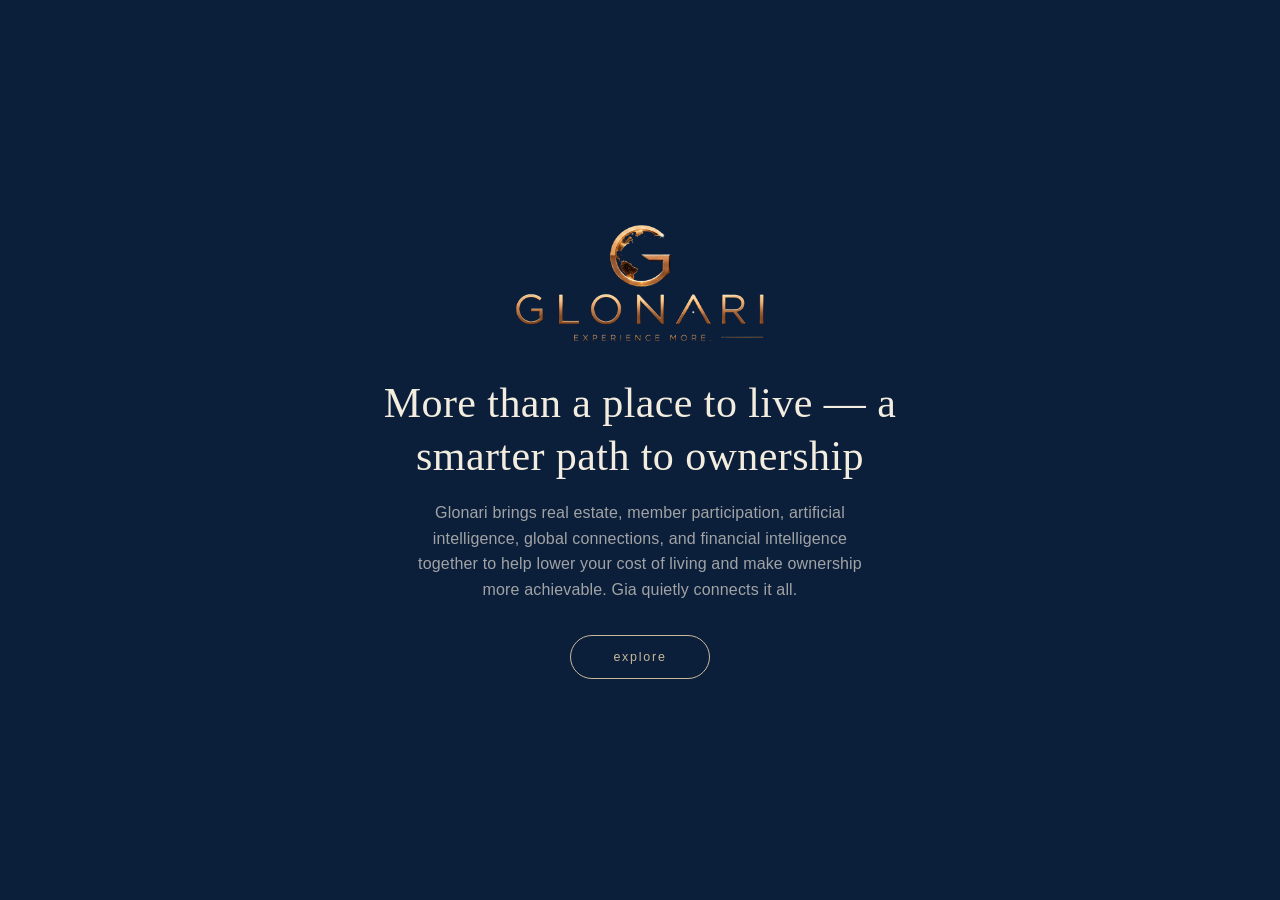
<file: mobile/index.html>
<!DOCTYPE html>
<html lang="ru">
<head>
  <meta charset="UTF-8" />
  <meta name="viewport" content="width=device-width, initial-scale=1.0" />
  <script>
    // Reverse device gate (2026-08-25, later still — see
    // DEVELOPMENT_PLAN.md Stage 14 / PRODUCT_REQUIREMENTS.md §19 for the
    // full decision writeup). The forward gate in the desktop
    // `index.html` sends narrow viewports here; this had no matching
    // reverse check at all, a known, disclosed gap. Deliberately NOT
    // keyed on viewport width alone, though — a phone rotated to
    // landscape can easily exceed 767px, and must NOT be sent to the
    // desktop scene on that basis: desktop's mouse-hover/parallax model
    // has no touch equivalent (this project decided mobile itself gets
    // no movement/hover equivalent, which is a separate question from
    // whether desktop's own model works on a touchscreen — it doesn't).
    // Gated on width AND `(hover: hover) and (pointer: fine)` — the same
    // primary-input media features this project's own desktop `main.js`
    // already uses for its cursor decision (`finePointerQuery`), reused
    // here for consistency rather than introducing a second detection
    // philosophy for the same underlying question ("is this a
    // mouse-driven device"). A touch-primary device never matches this,
    // landscape or not, regardless of width — only a genuine
    // mouse/trackpad-driven wide window redirects, which rescues the
    // one real gap this leaves open: a desktop user loading this page
    // (directly, or via the forward gate) with a narrow BROWSER WINDOW,
    // then widening it without a reload.
    //
    // Known, accepted imprecision (same tradeoff `finePointerQuery`
    // already carries on desktop): `pointer`/`hover` reflect the
    // PRIMARY input, so a touch+mouse hybrid device (e.g. a 2-in-1
    // laptop used via its touchscreen) can still match if its primary
    // input is classified as mouse/trackpad — not solved here, consistent
    // with how the existing desktop gate already treats that ambiguity.
    //
    // Checked once synchronously on load (mirroring the forward gate,
    // and closing the "deep-links directly into mobile/index.html stays
    // there" gap) AND live via the same 'change'-event + debounce pattern
    // as the forward gate, so a rotation/resize after load is caught too.
    // Returning to the Campus (2026-10-12): the branded intro is only for
    // a fresh entry. A browser Back/Forward to this page, or arriving from
    // one of the sub-sites (their "← Glonari" back link, or any link out of
    // meet-gia/, digital-banker/, global-dream/, global-reserve/), lands
    // straight in the Campus. Same-origin referrer only, so an outside
    // link still gets the intro, and a manual reload (which keeps the old
    // referrer) still shows it.
    function glonariReturningToCampus() {
      try {
        var nav = performance.getEntriesByType('navigation')[0];
        if (nav && nav.type === 'back_forward') return true;
        if ((nav && nav.type === 'reload') || !document.referrer) return false;
        var ref = new URL(document.referrer);
        return ref.origin === location.origin &&
          /\/(meet-gia|digital-banker|global-dream|global-reserve)\//.test(ref.pathname);
      } catch (e) {
        return false;
      }
    }

    var desktopQuery = window.matchMedia('(min-width: 768px) and (hover: hover) and (pointer: fine)');

    function goDesktop() {
      window.location.replace('../index.html');
    }

    if (desktopQuery.matches) {
      // Carry a returning visit's "skip the intro" over the .replace().
      if (glonariReturningToCampus()) sessionStorage.setItem('glonariSkipIntro', '1');
      goDesktop();
    } else {
      var pendingDesktopRedirect = null;
      desktopQuery.addEventListener('change', function (event) {
        if (pendingDesktopRedirect) {
          clearTimeout(pendingDesktopRedirect);
          pendingDesktopRedirect = null;
        }
        if (!event.matches) return;
        pendingDesktopRedirect = setTimeout(function () {
          if (desktopQuery.matches) {
            // One-shot marker consumed by desktop index.html's own inline
            // <head> script — this call site is the LIVE resize/orientation
            // redirect, not the initial synchronous check above, so the
            // destination page must not replay the branded intro (see
            // intro.js). Set immediately before the existing goDesktop()
            // call; goDesktop() itself and the redirect criteria are
            // unchanged.
            sessionStorage.setItem('glonariSkipIntro', '1');
            goDesktop();
          }
        }, 300);
      });
    }
  </script>
  <script>
    // Branded intro one-shot marker (see intro.js/intro.css): consumed
    // here, once, so only the automatic live-redirect above (the only
    // call site that sets it) suppresses the intro on its destination
    // page. A normal load, a manual reload, or a redirect from the
    // initial synchronous check further up never has this marker set, so
    // they always show it. Returning to the Campus (Back/Forward, or
    // from a sub-site — see glonariReturningToCampus above) skips it too.
    if (sessionStorage.getItem('glonariSkipIntro')) {
      sessionStorage.removeItem('glonariSkipIntro');
    } else if (!glonariReturningToCampus()) {
      document.documentElement.classList.add('intro-active');
    }
  </script>
  <script>
    // Same WebKit check as the desktop index.html <head>: WebKit (Safari on
    // macOS, any browser on iOS) shows WebM VP9 alpha as an opaque box, so
    // the presenter falls back to its still poster there.
    (function () {
      var ua = navigator.userAgent;
      if (/AppleWebKit\//.test(ua) && !/(Chrome|Chromium)\//.test(ua)) {
        document.documentElement.classList.add('no-alpha-webm');
      }
    })();
  </script>
  <title>Glonari — Global</title>
  <link rel="stylesheet" href="../design-tokens.css" />
  <link rel="stylesheet" href="styles.css" />
  <link rel="stylesheet" href="../section-modal.css" />
  <link rel="stylesheet" href="../intro.css" />
</head>
<body>
  <!-- Branded intro overlay: shared markup/behavior with desktop
       index.html — see intro.css/intro.js. Sits above the Campus (and its
       own #modal-overlay) while active; fully removed from the DOM on
       exit. Not aria-hidden: unlike the old auto-exiting version, this one
       holds a real interactive control (the "explore" button) that
       assistive tech must be able to reach. -->
  <div id="intro-overlay">
    <div class="intro-inner">
      <div class="intro-logo" id="intro-logo">
        <picture>
          <source type="image/webp" srcset="../assets/glonari-logo.webp">
          <img src="../assets/glonari-logo.png" alt="Glonari" width="1584" height="763">
        </picture>
      </div>
      <div class="intro-copy" id="intro-copy">
        <h1 class="intro-headline">More than a place to live — a smarter path to ownership</h1>
        <p class="intro-subhead">Glonari brings real estate, member participation, artificial intelligence, global connections, and financial intelligence together to help lower your cost of living and make ownership more achievable. Gia quietly connects it all.</p>
      </div>
      <button type="button" class="intro-cta" id="intro-cta">explore</button>
    </div>
  </div>

  <!-- Mobile scene, carousel rebuild (2026-08-23, later same day) — full
       rewrite of the earlier layered-but-static build (plain
       horizontally-scrollable strip, no active/center concept). Per the
       reference mockup, this version is a real looping carousel: one
       centered/active building, its immediate neighbors peeking at the
       screen edges, prev/next arrows, 7 pagination dots, and drag/swipe
       paging (mobile/main.js) — not native `overflow-x` list scrolling.
       Ground-layer asset is now assets/background.png (autocropped once
       to mobile/assets/background-cropped.png), NOT assets/plaza.png —
       plaza.png has a fountain baked into its own artwork, which would
       double up against the separate assets/fountain.png layer below.
       Buildings still use only the "* frontal.png" sources (pre-cropped
       under mobile/assets/buildings/, unchanged from the prior pass) —
       side/¾-angle imagery for non-active positions is an explicitly
       deferred follow-up, not part of this rebuild. Tapping a side
       building re-centers the carousel on it; tapping the already-active
       (centered) building is intentionally a no-op for now — modal
       wiring (#modal-overlay/#modal-card below, shared section-modal.js)
       is also an explicitly deferred follow-up, so the markup/script
       stay in place but nothing currently drives them from a tap.

       (2026-08-23, later still) This exact markup was accidentally
       reverted to the pre-carousel flat-list version at one point and
       has been restored here — see styles.css for the accompanying
       scaling fixes (building/ground-layer/fountain proportions) applied
       in the same pass. -->
  <main class="screen" aria-label="Glonari Global — mobile scene">
    <div class="mobile-sky">
      <picture>
        <source type="image/webp" srcset="../assets/sky.webp" />
        <img src="../assets/sky.png" alt="" class="mobile-sky__image" width="2172" height="724" />
      </picture>
    </div>

    <div class="carousel" id="carousel">
      <button class="carousel-arrow carousel-arrow--prev" type="button" aria-label="Previous building">‹</button>

      <div class="carousel-viewport">
        <div class="carousel-track" id="carousel-track">
          <!-- Clone of the last real slide (Pulse), prepended, so the
               carousel can loop seamlessly to the left past Persona.
               Peeking at the left edge on load, so both faces load eager. -->
          <div class="building-frame building-pulse" data-clone="true" aria-hidden="true" tabindex="-1">
            <picture>
              <source type="image/webp" srcset="assets/buildings/pulse-frontal-cropped.webp" />
              <img class="building-face building-face--frontal" src="assets/buildings/pulse-frontal-cropped.png" alt="" width="690" height="780" />
            </picture>
            <picture>
              <source type="image/webp" srcset="assets/buildings/pulse-angled.webp" />
              <img class="building-face building-face--angled" src="assets/buildings/pulse-angled.png" alt="" width="690" height="780" />
            </picture>
          </div>

          <!-- Active (centered) slide on load — both faces load eager. -->
          <div class="building-frame building-persona" data-building="building-persona" tabindex="0" role="button" aria-label="Signature Persona Pavilion — open section">
            <picture>
              <source type="image/webp" srcset="assets/buildings/persona-frontal-cropped.webp" />
              <img class="building-face building-face--frontal" src="assets/buildings/persona-frontal-cropped.png" alt="Signature Persona Pavilion building" width="690" height="780" />
            </picture>
            <picture>
              <source type="image/webp" srcset="assets/buildings/persona-angled.webp" />
              <img class="building-face building-face--angled" src="assets/buildings/persona-angled.png" alt="" width="690" height="780" />
            </picture>
          </div>

          <!-- Peeking at the right edge on load, so both faces load eager. -->
          <div class="building-frame building-banker" data-building="building-banker" tabindex="0" role="button" aria-label="Digital Banker — open section">
            <picture>
              <source type="image/webp" srcset="assets/buildings/banker-frontal-cropped.webp" />
              <img class="building-face building-face--frontal" src="assets/buildings/banker-frontal-cropped.png" alt="Digital Banker building" width="690" height="780" />
            </picture>
            <picture>
              <source type="image/webp" srcset="assets/buildings/banker-angled.webp" />
              <img class="building-face building-face--angled" src="assets/buildings/banker-angled.png" alt="" width="690" height="780" />
            </picture>
          </div>

          <!-- Not visible until the carousel is dragged/paged to it — lazy. -->
          <div class="building-frame building-global-connections" data-building="building-global-connections" tabindex="0" role="button" aria-label="Global Connections — open section">
            <picture>
              <source type="image/webp" srcset="assets/buildings/global-connections-frontal-cropped.webp" />
              <img class="building-face building-face--frontal" src="assets/buildings/global-connections-frontal-cropped.png" alt="Global Connections building" width="690" height="780" loading="lazy" />
            </picture>
            <picture>
              <source type="image/webp" srcset="assets/buildings/global-connections-angled.webp" />
              <img class="building-face building-face--angled" src="assets/buildings/global-connections-angled.png" alt="" width="690" height="780" loading="lazy" />
            </picture>
          </div>

          <div class="building-frame building-global-dream" data-building="building-global-dream" tabindex="0" role="button" aria-label="Global Dream — open section">
            <picture>
              <source type="image/webp" srcset="assets/buildings/global-dream-frontal-cropped.webp" />
              <img class="building-face building-face--frontal" src="assets/buildings/global-dream-frontal-cropped.png" alt="Global Dream building" width="690" height="780" loading="lazy" />
            </picture>
            <picture>
              <source type="image/webp" srcset="assets/buildings/global-dream-angled.webp" />
              <img class="building-face building-face--angled" src="assets/buildings/global-dream-angled.png" alt="" width="690" height="780" loading="lazy" />
            </picture>
          </div>

          <div class="building-frame building-glonari-ancillary" data-building="building-glonari-ancillary" tabindex="0" role="button" aria-label="Glonari Ancillary — open section">
            <picture>
              <source type="image/webp" srcset="assets/buildings/glonari-ancillary-frontal-cropped.webp" />
              <img class="building-face building-face--frontal" src="assets/buildings/glonari-ancillary-frontal-cropped.png" alt="Glonari Ancillary building" width="690" height="780" loading="lazy" />
            </picture>
            <picture>
              <source type="image/webp" srcset="assets/buildings/glonari-ancillary-angled.webp" />
              <img class="building-face building-face--angled" src="assets/buildings/glonari-ancillary-angled.png" alt="" width="690" height="780" loading="lazy" />
            </picture>
          </div>

          <div class="building-frame building-glonari-news" data-building="building-glonari-news" tabindex="0" role="button" aria-label="Glonari News — open section">
            <picture>
              <source type="image/webp" srcset="assets/buildings/glonari-news-frontal-cropped.webp" />
              <img class="building-face building-face--frontal" src="assets/buildings/glonari-news-frontal-cropped.png" alt="Glonari News building" width="690" height="780" loading="lazy" />
            </picture>
            <picture>
              <source type="image/webp" srcset="assets/buildings/glonari-news-angled.webp" />
              <img class="building-face building-face--angled" src="assets/buildings/glonari-news-angled.png" alt="" width="690" height="780" loading="lazy" />
            </picture>
          </div>

          <div class="building-frame building-pulse" data-building="building-pulse" tabindex="0" role="button" aria-label="Glonari Pulse — open section">
            <picture>
              <source type="image/webp" srcset="assets/buildings/pulse-frontal-cropped.webp" />
              <img class="building-face building-face--frontal" src="assets/buildings/pulse-frontal-cropped.png" alt="Glonari Pulse building" width="690" height="780" loading="lazy" />
            </picture>
            <picture>
              <source type="image/webp" srcset="assets/buildings/pulse-angled.webp" />
              <img class="building-face building-face--angled" src="assets/buildings/pulse-angled.png" alt="" width="690" height="780" loading="lazy" />
            </picture>
          </div>

          <!-- Clone of the first real slide (Persona), appended, so the
               carousel can loop seamlessly to the right past Pulse. Not
               visible on load (only reachable after paging all the way
               around) — lazy. -->
          <div class="building-frame building-persona" data-clone="true" aria-hidden="true" tabindex="-1">
            <picture>
              <source type="image/webp" srcset="assets/buildings/persona-frontal-cropped.webp" />
              <img class="building-face building-face--frontal" src="assets/buildings/persona-frontal-cropped.png" alt="" width="690" height="780" loading="lazy" />
            </picture>
            <picture>
              <source type="image/webp" srcset="assets/buildings/persona-angled.webp" />
              <img class="building-face building-face--angled" src="assets/buildings/persona-angled.png" alt="" width="690" height="780" loading="lazy" />
            </picture>
          </div>
        </div>
      </div>

      <button class="carousel-arrow carousel-arrow--next" type="button" aria-label="Next building">›</button>
    </div>

    <div class="carousel-dots" id="carousel-dots">
      <button class="carousel-dot" type="button" data-index="0" aria-label="Signature Persona Pavilion"></button>
      <button class="carousel-dot" type="button" data-index="1" aria-label="Digital Banker"></button>
      <button class="carousel-dot" type="button" data-index="2" aria-label="Global Connections"></button>
      <button class="carousel-dot" type="button" data-index="3" aria-label="Global Dream"></button>
      <button class="carousel-dot" type="button" data-index="4" aria-label="Glonari Ancillary"></button>
      <button class="carousel-dot" type="button" data-index="5" aria-label="Glonari News"></button>
      <button class="carousel-dot" type="button" data-index="6" aria-label="Glonari Pulse"></button>
    </div>

    <div class="mobile-plaza">
      <picture>
        <source type="image/webp" srcset="assets/background-cropped.webp" />
        <img src="assets/background-cropped.png" alt="" class="mobile-plaza__image" width="440" height="442" />
      </picture>
    </div>

    <div class="mobile-fountain">
      <picture>
        <source type="image/webp" srcset="../assets/fountain.webp" />
        <img src="../assets/fountain.png" alt="Glonari globe fountain" class="mobile-fountain__image" width="379" height="202" />
      </picture>
    </div>

    <!-- Plaza presenter (Meet Gia), same assets as desktop's .presenter.
         A link to ../meet-gia/ (tap on the silhouette only, or Enter/Space;
         see main.js). No gesture playback yet. Video by default; the
         poster <picture> only under html.no-alpha-webm. -->
    <div class="mobile-presenter" tabindex="0" role="link" aria-label="Meet Gia — open">
      <video class="presenter__video" muted playsinline preload="auto" poster="../assets/presenter-poster.png"><source data-src="../assets/presenter.webm" type="video/webm"></video>
      <picture class="presenter__poster">
        <source type="image/webp" srcset="../assets/presenter-poster.webp" />
        <img src="../assets/presenter-poster.png" alt="" width="540" height="910" />
      </picture>
    </div>
  </main>

  <!-- Same #modal-overlay/#modal-card markup as desktop's index.html —
       required as-is by the shared section-modal.js/section-modal.css.
       Not wired to any tap yet in this pass (see main.js). -->
  <div id="modal-overlay">
    <div id="modal-card" role="dialog" aria-modal="true" aria-labelledby="modal-title" aria-describedby="modal-desc">
      <h2 id="modal-title"></h2>
      <p id="modal-desc"></p>
      <button id="modal-close" type="button">Close</button>
    </div>
  </div>

  <!-- Same full-screen cut-to-black as the root index.html's
       #exit-transition: faded in by main.js right before navigating to
       ../meet-gia/, so it meets that page's dark entry curtain. -->
  <div id="exit-transition" aria-hidden="true"></div>

  <!-- Same GSAP build/version as the root index.html (and, until
       2026-10-01, the former digital-banker/lobby/), for one version in use
       across the project. `defer`, placed immediately
       before intro.js (also `defer`): deferred scripts run in document
       order, so `gsap` is guaranteed defined by the time intro.js runs. -->
  <script src="https://cdn.jsdelivr.net/npm/gsap@3.12.7/dist/gsap.min.js" defer></script>
  <script src="../intro.js" defer></script>
  <script src="../section-modal.js" defer></script>
  <script src="main.js" defer></script>
</body>
</html>
</file>
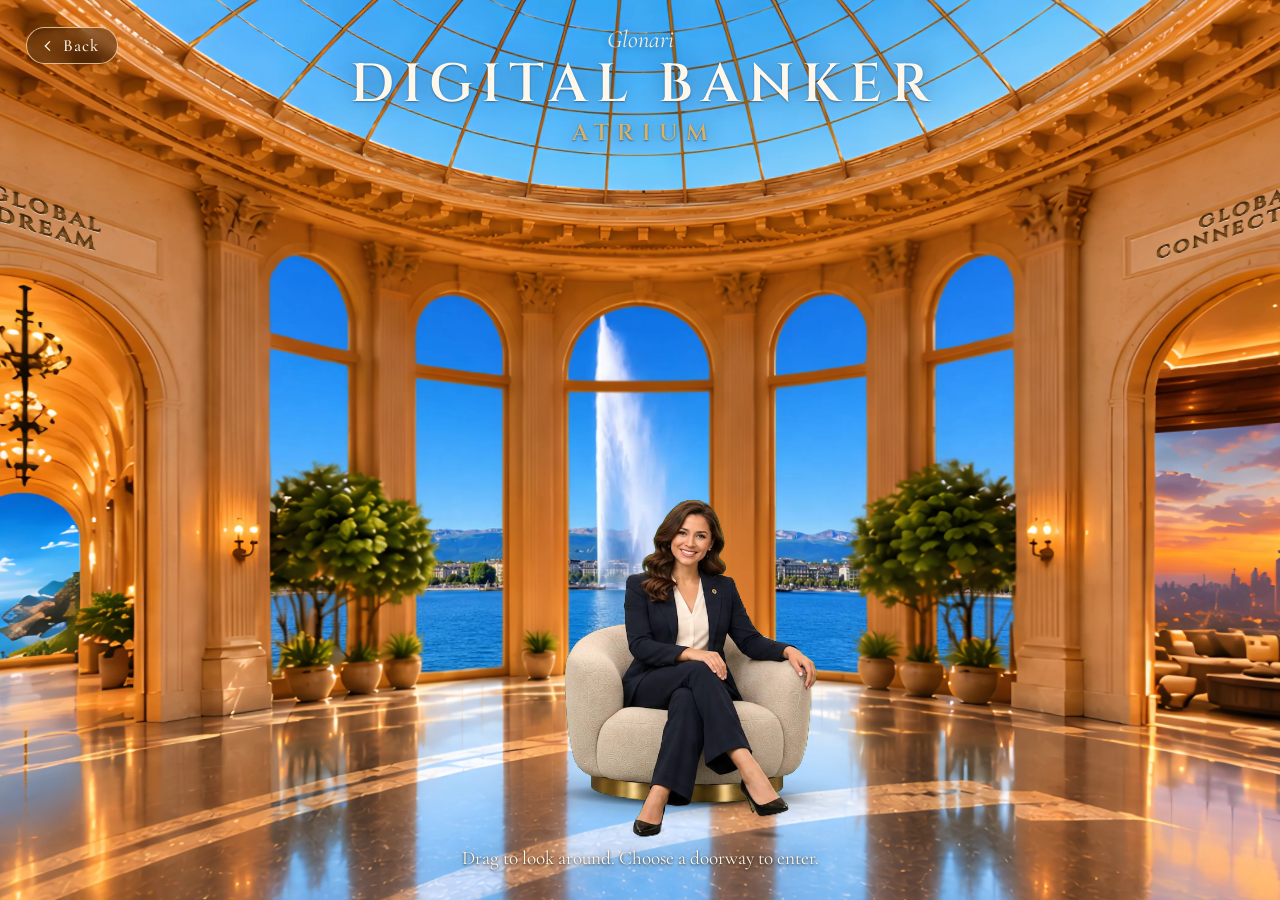
<file: digital-banker/atrium/index.html>
<!doctype html>
<html lang="en">
<head>
<meta charset="utf-8">
<meta name="viewport" content="width=device-width, initial-scale=1, viewport-fit=cover">
<meta name="theme-color" content="#2b1a0c">
<title>Glonari — Digital Banker Atrium</title>
<!-- Dark entry veil from digital-banker/gia/index.html (#exit-veil there):
     same color on both sides of the hand-off, and the same color as this
     page's own #veil (#1c1005), so arriving here reads as one short dip to
     dark. Inline here, not a linked stylesheet or a JS-added class, so the
     very first paint is already fully opaque while the panorama, fonts and
     WebGL scene are prepared underneath. Faded out by the control script at
     the end of <body> once atrium.js marks the scene ready (body.ready). -->
<style>
  #gia-entry-veil { position: fixed; inset: 0; z-index: 2000; opacity: 1; pointer-events: none; background: #1c1005; }
  /* While the veil covers the page, the canvas appears at once instead of
     through its own 1.2s fade from the walnut background, so the veil
     lifts straight onto the finished hall (see the control script). */
  html.gia-entry #stage canvas { transition: filter .5s ease; }
</style>
<script>document.documentElement.classList.add('gia-entry');</script>
<style>
  @font-face { font-family: Cinzel; font-weight: 600; font-display: swap; src: url('assets/fonts/cinzel-latin-600-normal.woff2') format('woff2'); }
  @font-face { font-family: 'Cormorant Garamond'; font-weight: 400; font-display: swap; src: url('assets/fonts/cormorant-garamond-latin-400-normal.woff2') format('woff2'); }
  @font-face { font-family: 'Cormorant Garamond'; font-weight: 400; font-style: italic; font-display: swap; src: url('assets/fonts/cormorant-garamond-latin-400-italic.woff2') format('woff2'); }
  @font-face { font-family: 'Cormorant Garamond'; font-weight: 500; font-display: swap; src: url('assets/fonts/cormorant-garamond-latin-500-normal.woff2') format('woff2'); }

  :root {
    --walnut: #2b1a0c;
    --stone: #efdfbf;
    --gilt: #d8b067;
    --gilt-deep: #9a6d2c;
    --ivory: #fff8ea;
    --card-bg: rgba(250, 240, 220, 0.92);
    --card-ink: #3a2410;
    --card-muted: #6d5033;
    --serif: 'Cormorant Garamond', Garamond, 'Times New Roman', serif;
    --inscription: Cinzel, 'Trajan Pro', Georgia, serif;
    color-scheme: light dark;
    box-sizing: border-box;
    padding-top: env(safe-area-inset-top, 0px);
    padding-bottom: env(safe-area-inset-bottom, 0px);
  }
  @media (prefers-color-scheme: dark) {
    :root:not([data-theme="light"]) { --card-bg: rgba(38, 24, 11, 0.9); --card-ink: #f6e6c6; --card-muted: #cdb38a; }
  }
  :root[data-theme="dark"] { --card-bg: rgba(38, 24, 11, 0.9); --card-ink: #f6e6c6; --card-muted: #cdb38a; }
  *, *::before, *::after { box-sizing: inherit; }
  html { height: 100%; scroll-padding-top: env(safe-area-inset-top, 0px); }
  body { height: 100%; margin: 0; overflow: hidden; background: var(--walnut); color: var(--ivory); font-family: var(--serif); }

  #stage { position: fixed; inset: 0; touch-action: none; cursor: grab; user-select: none; -webkit-user-select: none; }
  #stage.dragging { cursor: grabbing; }
  #stage.pointing:not(.dragging) { cursor: pointer; }
  #stage canvas { position: absolute; inset: 0; width: 100%; height: 100%; display: block; opacity: 0; transition: opacity 1.2s ease, filter .5s ease; }
  body.ready #stage canvas { opacity: 1; }
  body.in-room #stage canvas { filter: blur(14px) brightness(.5); }

  #overlay { position: absolute; inset: 0; width: 100%; height: 100%; overflow: visible; }
  #overlay .door { fill: transparent; pointer-events: all; }
  #overlay .dim { fill: rgba(28, 16, 5, .5); pointer-events: none; opacity: 0; transition: opacity .45s ease; }
  #overlay .glow { fill: rgba(255, 214, 150, .10); stroke: #f1cf8c; stroke-width: 2; pointer-events: none; opacity: 0; transition: opacity .35s ease;
    filter: drop-shadow(0 0 6px rgba(255, 206, 120, .9)) drop-shadow(0 0 22px rgba(255, 190, 90, .55)); mix-blend-mode: screen; }
  #overlay.has-active .dim, #overlay.has-active .glow { opacity: 1; }
  body.entering #overlay .dim, body.entering #overlay .glow { opacity: 0; }
  body.in-room #overlay { opacity: 0; }

  .masthead { position: fixed; top: calc(env(safe-area-inset-top, 0px) + clamp(14px, 3vh, 34px)); left: 0; right: 0; text-align: center; pointer-events: none;
    opacity: 0; transform: translateY(-6px); transition: opacity 1.4s ease .4s, transform 1.4s ease .4s; }
  body.ready .masthead { opacity: 1; transform: none; }
  body.in-room .masthead, body.entering .masthead { opacity: 0; transition-delay: 0s; }
  .masthead h1, .masthead p { margin: 0; line-height: 1.1; }
  .masthead [hidden] { display: none; }
  #overline { font-family: var(--serif); font-style: italic; font-size: clamp(18px, 1.9vw, 26px); color: #f7ecd6;
    text-shadow: 0 1px 8px rgba(10, 40, 90, .6); margin-bottom: .1em; }
  #title { font-family: var(--inscription); font-weight: 600; font-size: clamp(26px, 4.2vw, 58px); letter-spacing: .16em; padding-left: .16em;
    text-transform: uppercase; white-space: nowrap; color: var(--ivory); text-shadow: 0 1px 2px rgba(20, 50, 90, .55), 0 0 26px rgba(10, 40, 90, .45); }
  #subtitle { font-family: var(--inscription); font-weight: 600; font-size: clamp(16px, 1.8vw, 26px); letter-spacing: .35em; padding-left: .35em;
    text-transform: uppercase; margin-top: .25em; color: var(--gilt); text-shadow: 0 1px 2px rgba(20, 50, 90, .6), 0 0 18px rgba(10, 40, 90, .5); }

  #caption { position: fixed; left: 0; right: 0; bottom: calc(env(safe-area-inset-bottom, 0px) + clamp(14px, 3.5vh, 30px)); margin: 0; text-align: center; pointer-events: none;
    font-size: clamp(16px, 1.5vw, 20px); color: var(--ivory); text-shadow: 0 1px 3px rgba(30, 15, 3, .9), 0 0 18px rgba(30, 15, 3, .7);
    opacity: 0; transition: opacity 1s ease 1s; }
  body.ready #caption { opacity: 1; }
  body.in-room #caption, body.entering #caption { opacity: 0; transition-delay: 0s; }

  .step { position: fixed; top: 50%; z-index: 3; width: 46px; height: 46px; margin-top: -23px; display: none; place-items: center; padding: 0;
    border-radius: 50%; border: 1px solid rgba(255, 231, 186, .75); background: rgba(43, 26, 12, .45); color: var(--ivory); cursor: pointer;
    backdrop-filter: blur(6px); -webkit-backdrop-filter: blur(6px); opacity: 0; transition: opacity 1s ease 1.2s; }
  .step svg { width: 18px; height: 18px; }
  #prev { left: calc(env(safe-area-inset-left, 0px) + 12px); }
  #next { right: calc(env(safe-area-inset-right, 0px) + 12px); }
  .step:focus-visible { outline: 2px solid var(--gilt); outline-offset: 3px; }
  @media (max-width: 760px), (pointer: coarse) { .step { display: grid; } }
  body.ready .step { opacity: 1; }
  body.in-room .step, body.entering .step { opacity: 0; pointer-events: none; transition-delay: 0s; }
  #rooms-nav button { position: fixed; width: 1px; height: 1px; overflow: hidden; clip-path: inset(50%); white-space: nowrap; border: 0; padding: 0; }

  #veil { position: fixed; inset: 0; background: #1c1005; opacity: 0; pointer-events: none; transition: opacity .38s ease; z-index: 5; }
  #veil.on { opacity: 1; }

  #room { position: fixed; inset: 0; z-index: 4; display: grid; place-items: center; padding: 24px; opacity: 0; transition: opacity .5s ease; }
  #room.shown { opacity: 1; }
  #room[hidden] { display: none; }
  #room-video { position: absolute; inset: 0; width: 100%; height: 100%; object-fit: cover; display: none; }
  #room.with-video #room-video { display: block; }
  #room.with-video { place-items: end start; padding: clamp(18px, 5vw, 64px); padding-bottom: calc(env(safe-area-inset-bottom, 0px) + clamp(18px, 5vw, 56px)); }
  .room-card { position: relative; max-width: 34rem; width: 100%; padding: clamp(24px, 4vw, 44px); background: var(--card-bg); color: var(--card-ink);
    border: 1px solid rgba(216, 176, 103, .7); outline: 1px solid rgba(216, 176, 103, .35); outline-offset: 5px; border-radius: 2px;
    box-shadow: 0 30px 80px rgba(20, 10, 2, .45); backdrop-filter: blur(6px); -webkit-backdrop-filter: blur(6px); }
  .room-card h2 { margin: 0 0 .5em; font-family: var(--inscription); font-weight: 600; font-size: clamp(24px, 3vw, 36px); letter-spacing: .12em; line-height: 1.15; }
  .room-card p { margin: 0 0 1.6em; font-size: clamp(18px, 1.6vw, 21px); line-height: 1.5; color: var(--card-muted); }
  #back { font: 500 18px/1 var(--serif); color: var(--card-ink); background: transparent; border: 1px solid var(--gilt-deep); padding: 12px 22px; border-radius: 2px; cursor: pointer;
    transition: background .2s ease, color .2s ease; }
  #back:hover { background: var(--gilt-deep); color: var(--ivory); }
  #back:focus-visible, #rooms-nav button:focus-visible { outline: 2px solid var(--gilt); outline-offset: 3px; }

  #status { pointer-events: none; position: fixed; inset: auto 0 45% 0; margin: 0 auto; max-width: 30rem; padding: 0 24px; text-align: center; font-size: 20px; line-height: 1.5; color: var(--stone); transition: opacity .6s ease; }
  #status:empty::before { content: 'Opening the atrium…'; font-style: italic; opacity: .7; }
  body.ready #status:empty { opacity: 0; }

  /* ---------- Back to Digital Banker (GIA) ----------
     Explicit hard link, never history.back(), per the fixed back-chain of
     the connected Glonari screens. Styled in this page's own language
     (walnut glass pill, gilt hairline, serif caption) like the .step
     buttons. Hidden until the hall has appeared, and while a doorway is
     being entered or a room screen is open. */
  .back-link { position: fixed; z-index: 3;
    top: calc(env(safe-area-inset-top, 0px) + clamp(14px, 3vh, 34px)); left: calc(env(safe-area-inset-left, 0px) + clamp(14px, 2vw, 28px));
    display: inline-flex; align-items: center; gap: 8px; padding: 9px 18px 9px 14px;
    border: 1px solid rgba(255, 231, 186, .75); border-radius: 999px; background: rgba(43, 26, 12, .45);
    backdrop-filter: blur(6px); -webkit-backdrop-filter: blur(6px);
    font: 500 17px/1 var(--serif); letter-spacing: .06em; color: var(--ivory); text-decoration: none;
    opacity: 0; pointer-events: none; transition: opacity 1s ease 1s, background .2s ease, border-color .2s ease; }
  .back-link svg { width: 14px; height: 14px; }
  .back-link:hover { background: rgba(43, 26, 12, .7); border-color: var(--gilt); }
  .back-link:focus-visible { outline: 2px solid var(--gilt); outline-offset: 3px; }
  body.ready .back-link { opacity: 1; pointer-events: auto; }
  body.in-room .back-link, body.entering .back-link { opacity: 0; pointer-events: none; transition-delay: 0s; }

  @media (prefers-reduced-motion: reduce) { *, *::before, *::after { transition-duration: .01s !important; transition-delay: 0s !important; } }
</style>
</head>
<body>
  <div id="gia-entry-veil" aria-hidden="true"></div>
  <a class="back-link" href="../gia/index.html" aria-label="Back to Digital Banker"><svg viewBox="0 0 18 18" aria-hidden="true"><path d="M11.5 3 5.5 9l6 6" fill="none" stroke="currentColor" stroke-width="1.6"/></svg><span>Back</span></a>
  <main id="stage" aria-label="The atrium. Drag to look around; choose a doorway to enter a room.">
    <svg id="overlay" aria-hidden="true"></svg>
  </main>

  <header class="masthead">
    <p id="overline"></p>
    <h1 id="title"></h1>
    <p id="subtitle"></p>
  </header>

  <p id="caption" aria-live="polite"></p>
  <nav id="rooms-nav" aria-label="Rooms"></nav>
  <button class="step" id="prev" type="button" aria-label="Previous doorway"><svg viewBox="0 0 18 18" aria-hidden="true"><path d="M11.5 3 5.5 9l6 6" fill="none" stroke="currentColor" stroke-width="1.6"/></svg></button>
  <button class="step" id="next" type="button" aria-label="Next doorway"><svg viewBox="0 0 18 18" aria-hidden="true"><path d="m6.5 3 6 6-6 6" fill="none" stroke="currentColor" stroke-width="1.6"/></svg></button>
  <p id="status" role="status"></p>

  <section id="room" hidden aria-labelledby="room-title">
    <video id="room-video" muted loop playsinline preload="none"></video>
    <div class="room-card">
      <h2 id="room-title"></h2>
      <p id="room-text"></p>
      <button id="back" type="button">Back to the atrium</button>
    </div>
  </section>
  <div id="veil"></div>

  <script src="vendor/three.min.js"></script>
  <script src="atrium.js"></script>
  <script>
  /* Entry-veil control (see #gia-entry-veil in <head>). Waits for the
     atrium's own "scene is ready" signal: atrium.js adds body.ready only
     after the panorama has decoded, the Cinzel font is in and the WebGL
     scene is built. With GIA's prefetch this is normally already the case
     a frame or two after landing. If it takes longer than MAX_HOLD_MS (or
     atrium.js reports an error in #status), the veil lifts anyway and the
     page falls back to its own "Opening the atrium…" loader and canvas
     fade-in, rather than holding a dark screen. */
  (function () {
    var VEIL_OUT_MS = 250, MAX_HOLD_MS = 1200;
    var el = document.getElementById('gia-entry-veil');
    var status = document.getElementById('status');
    var root = document.documentElement;
    if (!el) { root.classList.remove('gia-entry'); return; }
    var reduceMotion = window.matchMedia('(prefers-reduced-motion: reduce)').matches;
    var done = false, observer = null, holdTimer = 0;
    function isReady() { return document.body.classList.contains('ready'); }
    function reveal() {
      if (done) return;
      done = true;
      if (observer) observer.disconnect();
      clearTimeout(holdTimer);
      // not ready yet: give the canvas its own fade-in back for when it is
      if (!isReady()) root.classList.remove('gia-entry');
      el.style.transition = reduceMotion ? 'none' : 'opacity ' + VEIL_OUT_MS + 'ms ease-out';
      el.style.opacity = '0';
      setTimeout(function () { el.remove(); root.classList.remove('gia-entry'); }, reduceMotion ? 0 : VEIL_OUT_MS);
    }
    function check() {
      if (isReady() || (status && status.textContent.trim())) {
        // one frame so the first rendered frame of the hall is on screen under the veil
        requestAnimationFrame(reveal);
        return true;
      }
      return false;
    }
    if (check()) return;
    observer = new MutationObserver(check);
    observer.observe(document.body, { attributes: true, attributeFilter: ['class'] });
    if (status) observer.observe(status, { childList: true, characterData: true, subtree: true });
    holdTimer = setTimeout(reveal, MAX_HOLD_MS);
  })();
  </script>
</body>
</html>
</file>
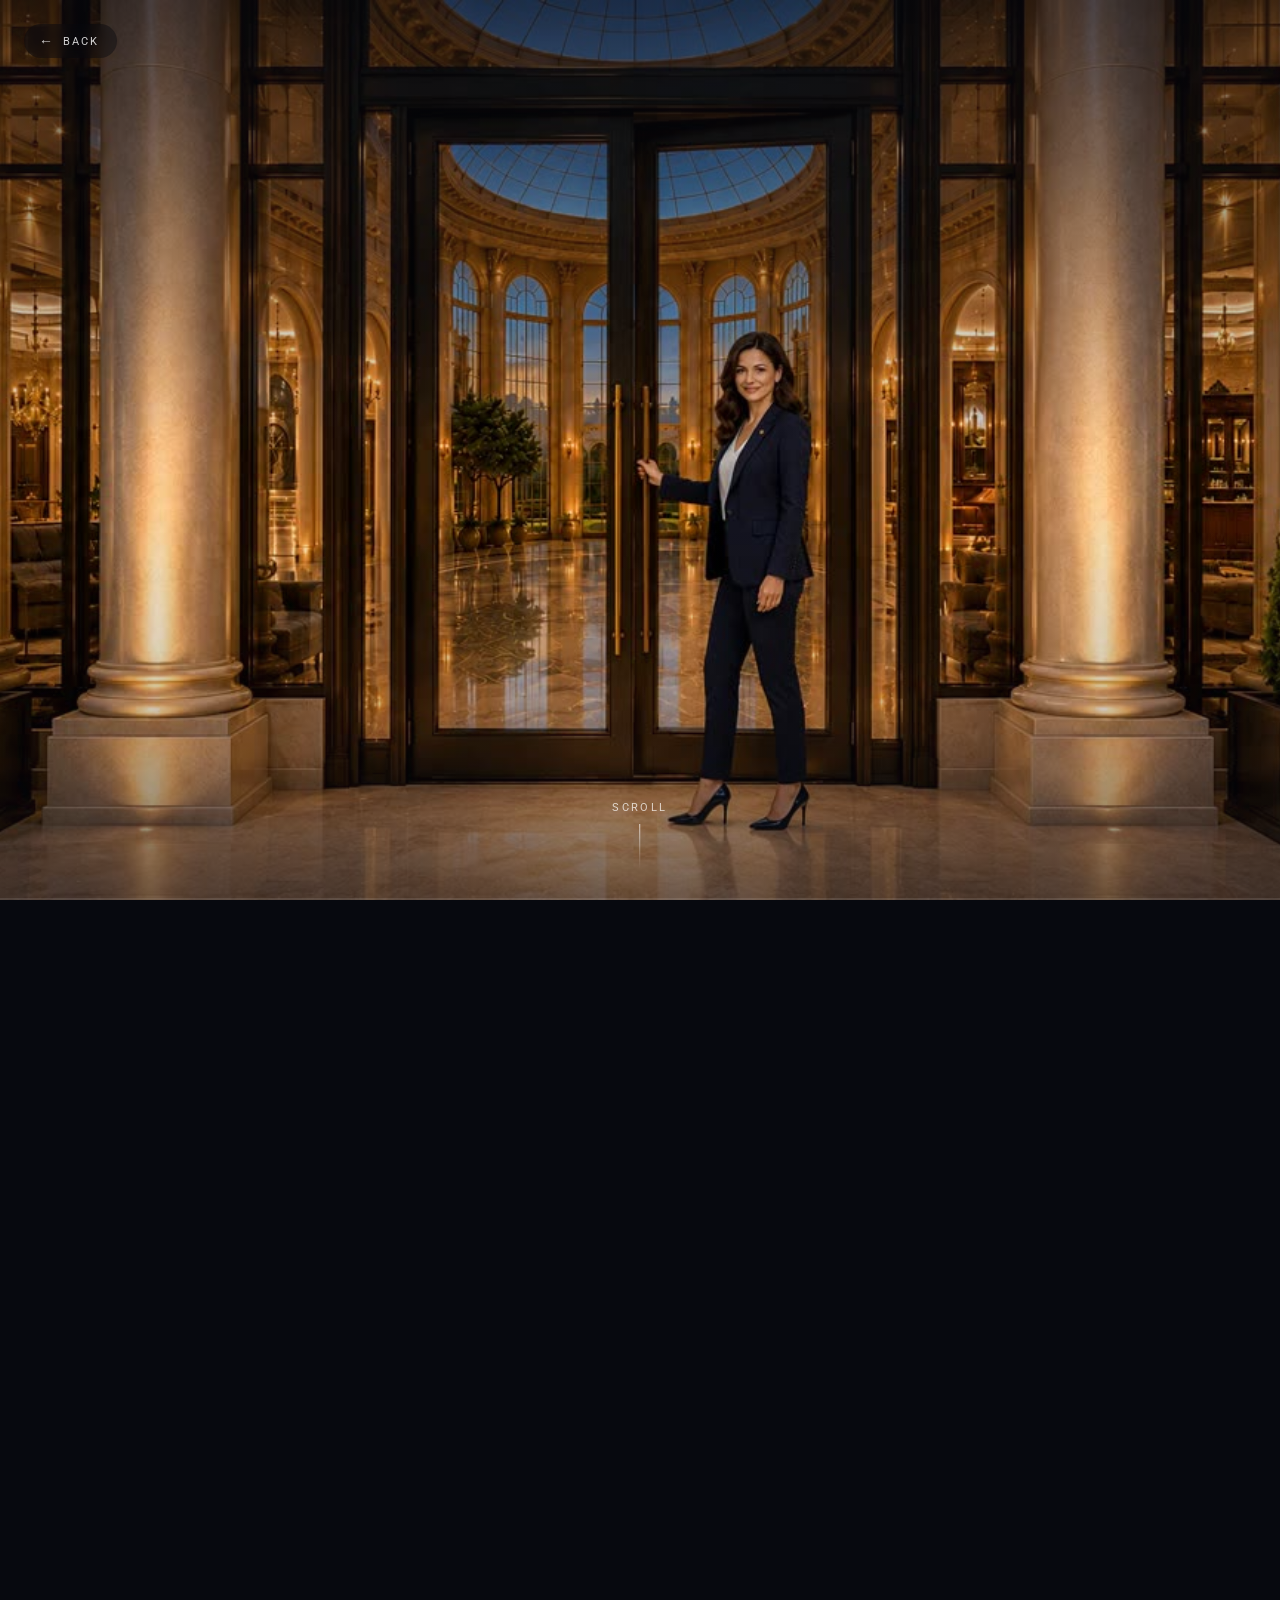
<file: digital-banker/gia/index.html>
<!DOCTYPE html>
<html lang="en">
<head>
<meta charset="utf-8">
<meta name="viewport" content="width=device-width, initial-scale=1, viewport-fit=cover">
<title>Digital Banker — Welcome</title>
<meta name="description" content="Not a banking app. Not a wallet. A space where money serves your life.">
<link rel="preconnect" href="https://fonts.googleapis.com">
<link rel="preconnect" href="https://fonts.gstatic.com" crossorigin>
<link href="https://fonts.googleapis.com/css2?family=Playfair+Display:wght@500;700&family=Roboto:wght@400;500&display=swap" rel="stylesheet">
<link rel="preload" as="image" href="poster.jpg">
<style>
/* ============================================================
   DIGITAL BANKER — DESIGN SYSTEM
   Reference frames: 1920x1080 (blocks 1-3), 1820x1024 (block 4).
   Positions are % of the frame; type is expressed in design pixels
   via --u / --u4, so the Figma proportions hold at any size.
   ============================================================ */
:root{
  --ink:          #FFFFFF;
  --ink-soft:     rgba(255,255,255,.90);
  --accent:       #D8B26A;   /* warm gold, sampled from the lobby light */
  --bg:           #07090F;
  --scrim-top:    .62;       /* legibility scrim over the bright lobby */
  --scrim-bottom: .55;
  --font-display: "Playfair Display", "Times New Roman", Georgia, serif;
  --font-text:    "Roboto", "Helvetica Neue", Arial, sans-serif;
}

*,*::before,*::after{ box-sizing:border-box; }
html{ background:var(--bg); }
/* NB: no `overflow-x:hidden` on <html>/<body> — it turns that element into a
   scroll container and breaks the sticky pin. Nothing here overflows sideways. */
body{
  margin:0; background:var(--bg); color:var(--ink);
  font-family:var(--font-text);
  -webkit-font-smoothing:antialiased; -moz-osx-font-smoothing:grayscale;
}

/* ---------- scroll rig -------------------------------------- */
.track{ position:relative; width:100%; }   /* height is set by JS */
.pin{
  position:sticky; top:0;
  height:100vh;    /* fallback */
  height:100svh;   /* small viewport — the pin never hides under a mobile URL bar */
  width:100%; overflow:hidden;
  background:var(--bg);
}

#video{
  position:absolute; inset:0;
  width:100%; height:100%;
  object-fit:cover; object-position:54% center;
  display:block;
  background:var(--bg) url("poster.jpg") 54% center / cover no-repeat;
}

.scrim{
  position:absolute; inset:0; pointer-events:none;
  background:
    linear-gradient(180deg,
      rgba(7,9,15,var(--scrim-top)) 0%,
      rgba(7,9,15,.30) 28%,
      rgba(7,9,15,0)   50%),
    linear-gradient(0deg,
      rgba(7,9,15,var(--scrim-bottom)) 0%,
      rgba(7,9,15,.18) 22%,
      rgba(7,9,15,0)   44%);
}

/* ---------- stage: the 16:9 design frame -------------------- */
.stage{
  position:absolute; left:50%; top:50%;
  transform:translate(-50%,-50%);
  /* page-entrance fade — the first frame lands before the copy does */
  opacity:0; transition:opacity 1.1s cubic-bezier(.22,.61,.36,1) .25s;
  --stage-w: min(100vw, calc(100svh * 16 / 9));
  width:var(--stage-w);
  height:calc(var(--stage-w) * 9 / 16);
  --u:  calc(var(--stage-w) / 1920);   /* 1 design px of the 1920 frame */
  --u4: calc(var(--stage-w) / 1820);   /* 1 design px of the 1820 frame */
  pointer-events:none;
}

.blk{
  position:absolute;
  opacity:0; visibility:hidden;
  will-change:opacity;
  text-shadow:0 calc(2 * var(--u)) calc(28 * var(--u)) rgba(7,9,15,.55);
}

/* Block 1 — X 556 / Y 83.25 · 808.5 x 243.75 · frame 1920x1080 */
.blk--1{
  left:28.95833%; top:7.70833%;
  width:42.10938%; min-height:22.56944%;
  text-align:center;
}
.blk--1 .eyebrow{
  margin:0;
  font-family:var(--font-text); font-weight:400;
  font-size:calc(24 * var(--u)); line-height:1.5;
  letter-spacing:0; text-transform:uppercase;
  color:var(--ink-soft);
}
.blk--1 .headline{
  margin:calc(22.5 * var(--u)) 0 0;
  font-family:var(--font-display); font-weight:500;
  font-size:calc(68 * var(--u)); line-height:1.2;
  letter-spacing:0;
  /* Figma sets this on one line; the webfont runs ~6 design px wider
     than the 808.5 box, so keep the single line rather than reflow. */
  white-space:nowrap;
}
.blk--1 .sub{
  margin:calc(22.5 * var(--u)) 0 0;
  font-family:var(--font-text); font-weight:500;
  font-size:calc(27 * var(--u)); line-height:1.5;
  letter-spacing:0; color:var(--ink-soft);
}

/* Block 2 — X 365.25 / Y 91.5 · 712.5 x 162 · frame 1920x1080 */
.blk--2{
  left:19.02344%; top:8.47222%;
  width:37.10938%; min-height:15%;
  text-align:left;
}
/* Block 3 — X 1147.5 / Y 751.5 · 660.75 x 216 · frame 1920x1080 */
.blk--3{
  left:59.76563%; top:69.58333%;
  width:34.41406%; min-height:20%;
  text-align:left;
}
.blk--2 p, .blk--3 p{
  margin:0;
  font-family:var(--font-display); font-weight:700;
  font-size:calc(36 * var(--u)); line-height:1.5;
  letter-spacing:0;
}

/* Block 4 — X 332 / Y 46.21 · 1156.7 x 234.61 · frame 1820x1024 */
.blk--4{
  left:18.24176%; top:4.51270%;
  width:63.55495%; min-height:22.91113%;
  text-align:center;
}
.blk--4 p{
  margin:0;
  font-family:var(--font-display); font-weight:500;
  font-size:calc(64 * var(--u4)); line-height:1.2;
  letter-spacing:0;
}

/* ---------- scroll affordance -------------------------------- */
.cue{
  position:absolute; left:50%; bottom:clamp(20px, 3.4vh, 44px);
  transform:translateX(-50%);
  display:flex; flex-direction:column; align-items:center; gap:10px;
  font-weight:400; font-size:11px; letter-spacing:.22em;
  text-transform:uppercase; color:rgba(255,255,255,.72);
  pointer-events:none;
  /* opacity is driven every frame from scroll progress in readScroll()
     below (same ramp()/smoothstep technique as the TIMELINE text blocks),
     not a CSS transition — a transition here would lag behind the
     already-eased ramp() curve instead of tracking it. */
}
.cue__line{
  width:1px; height:clamp(28px, 5vh, 52px);
  background:linear-gradient(180deg, rgba(255,255,255,.75), rgba(255,255,255,0));
  animation:cueDrift 2.2s ease-in-out infinite;
}
@keyframes cueDrift{
  0%,100%{ transform:scaleY(.55); transform-origin:top; opacity:.55; }
  50%    { transform:scaleY(1);   transform-origin:top; opacity:1;   }
}
.is-ready .stage{ opacity:1; }

.progress{
  position:absolute; left:0; bottom:0; height:2px; width:100%;
  background:rgba(255,255,255,.10);
}
.progress__bar{
  height:100%; width:0;
  background:linear-gradient(90deg, rgba(216,178,106,.35), var(--accent));
}

/* ---------- back navigation -----------------------------------
   Explicit hard link back to the Glonari campus (never history.back(),
   per the fixed back-chain used across digital-banker/global-reserve).
   Fixed to the viewport, not the .stage, so it never scales/pans with
   the video stage. env(safe-area-inset-*) is a no-op on the desktop-only
   target today but keeps this correct if the page is ever viewed on a
   notched device. */
.back-link{
  position:fixed;
  top:calc(env(safe-area-inset-top, 0px) + 24px);
  left:calc(env(safe-area-inset-left, 0px) + 24px);
  z-index:50;
  display:inline-flex; align-items:center; gap:8px;
  padding:10px 18px 10px 15px;
  background:rgba(7,9,15,.4);
  backdrop-filter:blur(6px); -webkit-backdrop-filter:blur(6px);
  border-radius:999px;
  font-family:var(--font-text); font-weight:400; font-size:11px;
  letter-spacing:.18em; text-transform:uppercase;
  color:rgba(255,255,255,.82); text-decoration:none;
  transition:color .25s ease, background-color .25s ease;
}
.back-link:hover, .back-link:focus-visible{
  color:var(--accent);
  background:rgba(7,9,15,.55);
}
.back-link:focus-visible{ outline:1px solid var(--accent); outline-offset:3px; }
.back-link__arrow{ font-size:14px; line-height:1; }

/* ---------- mobile ------------------------------------------- */
@media (max-width: 820px){
  :root{ --scrim-top:.68; --scrim-bottom:.62; }

  .stage{ left:0; top:0; transform:none; width:100%; height:100%; }

  .blk{
    left:clamp(20px, 6vw, 40px);
    right:clamp(20px, 6vw, 40px);
    width:auto; min-height:0;
    text-shadow:0 2px 22px rgba(7,9,15,.65);
  }
  /* the spec line breaks are authored for 1920 — let mobile reflow.
     The markup keeps a space before each <br>, so the copy still reads right. */
  .blk br{ display:none; }

  .blk--1{ top:11%; text-align:center; }
  .blk--2{ top:11%; text-align:left; }
  .blk--3{ top:auto; bottom:17%; text-align:left; }  /* clears the home indicator */
  .blk--4{ top:11%; text-align:center; }

  .blk--1 .eyebrow { font-size:clamp(10px, 3vw, 14px); letter-spacing:.14em; }
  .blk--1 .headline{ font-size:clamp(28px, 8.4vw, 46px); margin-top:clamp(10px, 2.6vw, 18px); white-space:normal; }
  .blk--1 .sub     { font-size:clamp(13.5px, 3.9vw, 19px); margin-top:clamp(12px, 3vw, 20px); }
  .blk--2 p,
  .blk--3 p        { font-size:clamp(18px, 5.4vw, 28px); line-height:1.45; }
  .blk--4 p        { font-size:clamp(24px, 7.2vw, 38px); }

  /* no widows once the authored line breaks are dropped */
  .blk--1 .headline, .blk--1 .sub, .blk--4 p{ text-wrap:balance; }
}

/* short landscape phones */
@media (max-height: 460px) and (orientation: landscape){
  .blk--1 .headline{ font-size:calc(58 * var(--u)); }
  .cue{ display:none; }
}

@media (prefers-reduced-motion: reduce){
  .cue__line{ animation:none; }
}
</style>
</head>
<body>

<a class="back-link" href="../../index.html" aria-label="Back to Glonari">
  <span class="back-link__arrow" aria-hidden="true">&larr;</span>
  <span>Back</span>
</a>

<main class="track" id="track">
  <div class="pin">
    <video id="video"
           src="digital-banker-mobile-1080p-scrub.mp4"
           poster="poster.jpg"
           muted playsinline webkit-playsinline
           preload="auto"
           disablepictureinpicture
           aria-hidden="true"
           tabindex="-1"></video>

    <div class="scrim" aria-hidden="true"></div>

    <div class="stage" id="stage">

      <!-- Block 1 · 00:00.0 – 00:02.5 -->
      <section class="blk blk--1" data-block="1">
        <p class="eyebrow">Glonari presents</p>
        <h1 class="headline">Welcome to Digital Banker</h1>
        <p class="sub">Not a banking app. Not a wallet. <br>A space where money serves your life - not the other way around.</p>
      </section>

      <!-- Block 2 · 00:02.5 – 00:05.5 -->
      <section class="blk blk--2" data-block="2">
        <p>Every door here isn&rsquo;t about your balance. <br>It&rsquo;s about what you&rsquo;re ready to move <br>toward next.</p>
      </section>

      <!-- Block 3 · 00:05.5 – 00:07.5 -->
      <section class="blk blk--3" data-block="3">
        <p>Gia has already prepared everything: <br>where you stand, what&rsquo;s ahead, and the <br>step that&rsquo;s closest. <br>No anxious numbers - just clarity.</p>
      </section>

      <!-- Block 4 · 00:07.5 – 00:10.0, held -->
      <section class="blk blk--4" data-block="4">
        <p>Welcome to a place where your <br>readiness is visible, and progress is felt.</p>
      </section>

    </div>

    <div class="cue" id="cue" aria-hidden="true">
      <span>Scroll</span>
      <span class="cue__line"></span>
    </div>

    <div class="progress" aria-hidden="true"><div class="progress__bar" id="bar"></div></div>
  </div>
</main>

<!-- Dark veil before handing off to digital-banker/atrium/ (replaced the
     former golden #light-flash on 2026-10-01, at user request). Same color
     as the atrium's own #veil (#1c1005) and as #gia-entry-veil, which is
     already opaque on the atrium's first paint, so the navigation reads as
     one short dip to dark: this page fades the veil in (EXIT_VEIL_MS), the
     atrium fades its own copy out once its scene is ready. -->
<div id="exit-veil" aria-hidden="true"></div>
<style>
#exit-veil{
  position:fixed; inset:0; z-index:10000; opacity:0; pointer-events:none;
  background:#1c1005;
  transition:opacity 200ms ease-in;
}
#exit-veil.active{ opacity:1; }
@media (prefers-reduced-motion: reduce){
  #exit-veil{ transition:none; }
}
</style>

<script>
(function () {
  'use strict';

  /* ---------------- configuration ------------------------------ */
  var DURATION      = 10.125;  // s — real length of the clip
  var PX_PER_SECOND = 620;     // scroll pace
  var HOLD_SHARE    = 0.15;    // last 15% of the scroll holds the final frame
  var SMOOTHING     = 0.16;    // lerp factor, lower = softer

  /* Touch devices (added 2026-10-12): at PX_PER_SECOND the clip is ~7400px
     of scroll — 15-20 swipes on a phone. On a coarse pointer (same test as
     atrium.js) the whole scroll is instead TOUCH_SCROLL_SCREENS viewport
     heights (~2650px on an iPhone 14, ~4-6 swipes), and the final-frame hold
     shrinks to TOUCH_HOLD_SHARE: the final frame hands off to the atrium on
     its own after FINAL_FRAME_ADVANCE_MS, so a long empty tail isn't needed.
     Mouse/trackpad desktops keep PX_PER_SECOND and HOLD_SHARE unchanged.
     To retune the phone pace, change TOUCH_SCROLL_SCREENS only. */
  var IS_TOUCH             = window.matchMedia('(pointer: coarse)').matches;
  var TOUCH_SCROLL_SCREENS = 4;     // whole scroll = 4 x viewport height
  var TOUCH_HOLD_SHARE     = 0.05;  // last 5% of the scroll holds the final frame
  if (IS_TOUCH) HOLD_SHARE = TOUCH_HOLD_SHARE;
  var SEEK_EPSILON  = 1 / 48;  // half a frame @ 24fps

  var CROSSFADE = 0.5;         // s — per digital_banker_timecoding.md

  /* Straight out of digital_banker_timecoding.md — seconds of video time. */
  var BLOCKS = [
    { block: 1, from: 0.0, to:  2.5 },
    { block: 2, from: 2.5, to:  5.5 },
    { block: 3, from: 5.5, to:  7.5 },
    { block: 4, from: 7.5, to: 10.0, hold: true }  // stays put so it can be read
  ];

  var video = document.getElementById('video');
  var track = document.getElementById('track');
  var bar   = document.getElementById('bar');
  var cue   = document.getElementById('cue');

  /* "Scroll" cue: fully visible through the first CUE_FADE_START of the
     scroll progress, then eases out over the next span, gone by
     CUE_FADE_END — so it survives one light wheel notch and only recedes
     after a deliberate, noticeable amount of scrolling. */
  var CUE_FADE_START = 0.045;
  var CUE_FADE_END   = 0.09;

  /* ---------------- hand-off to the next screen ------------------
     Block 4 already holds on the final frame for the last HOLD_SHARE of
     the scroll (see readScroll below) so it can be read — this is that
     hold's natural exit. Once the visitor has scrolled all the way to the
     very bottom (p >= ADVANCE_AT) we wait ADVANCE_DELAY_MS, then fade in
     the dark #exit-veil and navigate to the atrium. ADVANCE_DELAY_MS was
     1100ms until 2026-10-01; shortened to 250ms at user request (Block 4
     is already read during the scroll hold itself), keeping only enough
     delay to act as the momentum-overshoot guard below. The delay is cancelled if they scroll back up before it
     fires, so a momentum overshoot at the bottom can't trigger it by
     accident. NEXT_SCREEN_URL is relative to this file, matching the
     digital-banker/gia -> digital-banker/atrium layout (the atrium
     replaced the former digital-banker/lobby/ on 2026-10-01). */
  var NEXT_SCREEN_URL   = '../atrium/index.html';
  var ADVANCE_AT        = 0.999;
  var ADVANCE_DELAY_MS  = 250;
  var EXIT_VEIL_MS      = 200; // keep in sync with #exit-veil's CSS transition-duration
  var exitVeil          = document.getElementById('exit-veil');
  var advanceTimer      = null;
  var navigating        = false;

  function goToNextScreen() {
    if (navigating) return;
    navigating = true;
    if (exitVeil) {
      exitVeil.classList.add('active');
      window.setTimeout(function () {
        window.location.href = NEXT_SCREEN_URL;
      }, EXIT_VEIL_MS);
    } else {
      window.location.href = NEXT_SCREEN_URL;
    }
  }

  function scheduleAdvance() {
    if (navigating || advanceTimer) return;
    advanceTimer = window.setTimeout(function () {
      advanceTimer = null;
      goToNextScreen();
    }, ADVANCE_DELAY_MS);
  }

  function cancelAdvance() {
    if (!advanceTimer) return;
    window.clearTimeout(advanceTimer);
    advanceTimer = null;
  }

  /* Second, scroll-independent exit (added 2026-10-12): once the final
     frame is actually on screen — the smoothed currentTime in tick() has
     caught up with DURATION, not merely targetTime — we wait
     FINAL_FRAME_ADVANCE_MS and hand off to the atrium even if the visitor
     stops scrolling, instead of leaving them on a still frame until they
     scroll the remaining ~1100px of hold. Scrolling back out of the final
     frame (targetTime < DURATION) cancels it; returning restarts the full
     delay. The bottom-of-page path above still applies — whichever fires
     first navigates (goToNextScreen is guarded by `navigating`). Not armed
     in #t= review mode. finalFrameArmed is cleared when the page comes
     back from the bfcache (see pageshow below), so returning from the
     atrium with Back does not bounce straight forward again; it re-arms
     as soon as the visitor scrolls off the final frame. */
  var FINAL_FRAME_ADVANCE_MS = 2500;
  var finalFrameTimer        = null;
  var finalFrameArmed        = true;

  function cancelFinalFrameAdvance() {
    if (!finalFrameTimer) return;
    window.clearTimeout(finalFrameTimer);
    finalFrameTimer = null;
  }

  function updateFinalFrameAdvance() {
    if (navigating) return;
    if (frozenTime() !== null || targetTime < DURATION) {
      cancelFinalFrameAdvance();
      finalFrameArmed = true;
      return;
    }
    if (!finalFrameArmed || finalFrameTimer) return;
    if (currentTime >= DURATION - SEEK_EPSILON) {
      finalFrameTimer = window.setTimeout(function () {
        finalFrameTimer = null;
        goToNextScreen();
      }, FINAL_FRAME_ADVANCE_MS);
    }
  }

  /* ---------------- atrium asset prefetch -------------------------
     The next screen (digital-banker/atrium/) waits behind its own
     #gia-entry-veil until its WebGL scene is ready, and that readiness is
     gated on the panorama (atrium-6507.webp, ~1.2MB), the Cinzel font and
     three.js. Firing <link rel=preload> for those (plus the two poster
     frames the scene shows before its videos start) once the visitor is
     p >= ATRIUM_PREFETCH_AT through this video spends the time they still
     spend scrolling/reading here as a download head start. The former
     lobby needed ~13MB here; the atrium's set is ~2MB. Videos are not
     preloaded (rel=preload as=video is not reliably supported); the
     atrium shows their posters until they play.
     crossorigin matters for cache reuse: fonts are always fetched in CORS
     mode, and three.js's TextureLoader requests the posters with
     crossOrigin="anonymous", so those preloads must match. The panorama
     is loaded by a plain new Image() and is preloaded without it. Only the
     full-size panorama is preloaded: this page is desktop-only (the root
     device gate sends phones to mobile/), and the atrium picks the full
     image on any screen at least 700px on its short side. */
  var ATRIUM_PREFETCH_AT = 0.2;
  var atriumPrefetched   = false;
  var ATRIUM_PREFETCH_ASSETS = [
    { href: '../atrium/vendor/three.min.js', as: 'script' },
    { href: '../atrium/assets/atrium-6507.webp', as: 'image' },
    { href: '../atrium/assets/fonts/cinzel-latin-600-normal.woff2', as: 'font', type: 'font/woff2', cors: true },
    { href: '../atrium/assets/fonts/cormorant-garamond-latin-400-normal.woff2', as: 'font', type: 'font/woff2', cors: true },
    { href: '../atrium/assets/window-view.jpg', as: 'image', cors: true },
    { href: '../atrium/assets/gia-poster.jpg', as: 'image', cors: true }
  ];

  function prefetchAtriumAssets() {
    if (atriumPrefetched) return;
    atriumPrefetched = true;
    ATRIUM_PREFETCH_ASSETS.forEach(function (asset) {
      var link = document.createElement('link');
      link.rel = 'preload';
      link.as = asset.as;
      if (asset.type) link.type = asset.type;
      if (asset.cors) link.crossOrigin = 'anonymous';
      link.href = asset.href;
      document.head.appendChild(link);
    });
  }

  /* Each crossfade straddles its boundary, so A is at 50% exactly where B is. */
  var TIMELINE = BLOCKS.map(function (b, i) {
    var half = CROSSFADE / 2;
    return {
      el: document.querySelector('[data-block="' + b.block + '"]'),
      // block 1 is already on screen at t = 0 — it gets the page-entrance fade
      inA:  i === 0 ? -1 : b.from - half,
      inB:  i === 0 ? -0.5 : b.from + half,
      outA: b.hold ? Infinity : b.to - half,
      outB: b.hold ? Infinity : b.to + half,
      alpha: -1
    };
  });

  /* ---------------- helpers ------------------------------------ */
  function clamp01(v) { return v < 0 ? 0 : v > 1 ? 1 : v; }
  function smoothstep(v) { return v * v * (3 - 2 * v); }
  function ramp(t, a, b) {                    // 0 before a, 1 after b, eased between
    if (!isFinite(a)) return 0;
    if (b <= a) return t >= b ? 1 : 0;
    return smoothstep(clamp01((t - a) / (b - a)));
  }

  /* ---------------- layout ------------------------------------- */
  var scrollLength = 0;

  /* Touch scroll length is tied to the viewport height, but mobile browsers
     change innerHeight while the URL bar collapses/expands mid-scroll. The
     base height is therefore only re-read when the width changes (rotation,
     resized window), so the scrub doesn't jump under the visitor's finger. */
  var touchBaseW = 0;
  var touchBaseH = 0;

  function layout() {
    var vh = window.innerHeight;
    if (IS_TOUCH) {
      if (!touchBaseH || window.innerWidth !== touchBaseW) {
        touchBaseW = window.innerWidth;
        touchBaseH = vh;
      }
      scrollLength = Math.round(TOUCH_SCROLL_SCREENS * touchBaseH);
    } else {
      scrollLength = Math.round((DURATION * PX_PER_SECOND) / (1 - HOLD_SHARE));
    }
    track.style.height = (vh + scrollLength) + 'px';
  }

  /* ---------------- scroll -> video time ----------------------- */
  var targetTime = 0;
  var currentTime = 0;
  var needsFrame = true;

  /* Review mode: #t=4.0 freezes the timeline at that video second and ignores
     scroll, so a single block can be checked against the Figma frame. */
  function frozenTime() {
    var m = /^#t=(-?[\d.]+)$/.exec(window.location.hash);
    return m ? Math.max(0, Math.min(DURATION, parseFloat(m[1]))) : null;
  }

  function scrollTop() {
    return window.pageYOffset || document.documentElement.scrollTop ||
           document.body.scrollTop || 0;
  }

  function readScroll() {
    var frozen = frozenTime();
    if (frozen !== null) { targetTime = frozen; needsFrame = true; return; }

    var y = scrollTop();
    var p = scrollLength > 0 ? clamp01(y / scrollLength) : 0;

    // the scrub occupies the first (1 - HOLD_SHARE) of the scroll;
    // the remainder holds the last frame so block 4 can be read.
    targetTime = clamp01(p / (1 - HOLD_SHARE)) * DURATION;

    bar.style.width = (p * 100).toFixed(3) + '%';
    cue.style.opacity = (1 - ramp(p, CUE_FADE_START, CUE_FADE_END)).toFixed(3);
    needsFrame = true;

    if (p >= ADVANCE_AT) scheduleAdvance();
    else cancelAdvance();
    if (p >= ATRIUM_PREFETCH_AT) prefetchAtriumAssets();
  }

  /* ---------------- render loop -------------------------------- */
  function applyText(t) {
    for (var i = 0; i < TIMELINE.length; i++) {
      var seg = TIMELINE[i];
      var a = ramp(t, seg.inA, seg.inB) * (1 - ramp(t, seg.outA, seg.outB));
      if (Math.abs(a - seg.alpha) < 0.002) continue;
      seg.alpha = a;
      seg.el.style.opacity = a.toFixed(3);
      seg.el.style.visibility = a > 0.001 ? 'visible' : 'hidden';
    }
  }

  var lastY = -1;

  function tick() {
    /* Poll the offset instead of trusting `scroll` events: iOS defers them
       during momentum scrolling, and programmatic scrolls skip them entirely. */
    var y = scrollTop();
    if (y !== lastY) { lastY = y; readScroll(); }

    var delta = targetTime - currentTime;

    if (Math.abs(delta) > 0.0004) {
      currentTime += delta * SMOOTHING;
      needsFrame = true;
    } else if (needsFrame) {
      currentTime = targetTime;
    }

    if (needsFrame) {
      needsFrame = Math.abs(targetTime - currentTime) > 0.0004;

      if (video.readyState >= 1 && Math.abs(video.currentTime - currentTime) > SEEK_EPSILON) {
        try { video.currentTime = currentTime; } catch (e) { /* not seekable yet */ }
      }
      applyText(currentTime);
    }

    updateFinalFrameAdvance();
    requestAnimationFrame(tick);
  }

  /* ---------------- first frame / iOS decode kick -------------- */
  var primed = false;
  function prime() {
    if (primed) return;
    primed = true;
    var p = video.play();
    if (p && typeof p.then === 'function') {
      p.then(function () {
        video.pause();
        try { video.currentTime = currentTime || 0.001; } catch (e) {}
      }).catch(function () {
        try { video.currentTime = 0.001; } catch (e) {}
      });
    } else {
      video.pause();
      try { video.currentTime = 0.001; } catch (e) {}
    }
  }

  video.addEventListener('loadedmetadata', function () {
    if (video.duration && isFinite(video.duration)) DURATION = video.duration;
    layout();
    readScroll();
  });

  video.addEventListener('loadeddata', function () {
    video.pause();
    prime();
  });

  video.addEventListener('play', function () {   // never free-run
    if (primed) video.pause();
  });

  ['touchstart', 'pointerdown', 'wheel', 'keydown'].forEach(function (evt) {
    window.addEventListener(evt, prime, { once: true, passive: true });
  });

  /* ---------------- wiring ------------------------------------- */
  /* Both paths on purpose: the event responds immediately, the rAF poll in
     tick() covers iOS momentum scrolling and programmatic jumps. readScroll
     is idempotent, so running it twice for one scroll costs nothing. */
  window.addEventListener('scroll', readScroll, { passive: true });
  window.addEventListener('hashchange', readScroll);
  window.addEventListener('resize', function () { layout(); readScroll(); }, { passive: true });
  window.addEventListener('orientationchange', function () {
    setTimeout(function () { layout(); readScroll(); }, 250);
  }, { passive: true });

  if ('scrollRestoration' in history) history.scrollRestoration = 'manual';

  /* Back from the atrium via the bfcache: the page is restored exactly as
     it was left — `navigating` set and #exit-veil opaque. Lift the veil,
     drop any pending timers and disarm the final-frame auto-advance until
     the visitor scrolls off the final frame, so they aren't sent straight
     back to the atrium. */
  window.addEventListener('pageshow', function (e) {
    if (!e.persisted) return;
    cancelAdvance();
    cancelFinalFrameAdvance();
    finalFrameArmed = false;
    navigating = false;
    if (exitVeil) exitVeil.classList.remove('active');
  });

  /* reveal the copy once the first frame and the webfonts are in */
  function reveal() { document.body.classList.add('is-ready'); }
  var fontsReady = document.fonts ? document.fonts.ready : Promise.resolve();
  fontsReady.then(function () {
    if (video.readyState >= 2) reveal();
    else video.addEventListener('loadeddata', reveal, { once: true });
  });
  setTimeout(reveal, 2500);   // never leave the copy hidden

  layout();
  readScroll();
  applyText(0);
  requestAnimationFrame(tick);
})();
</script>
</body>
</html>
</file>
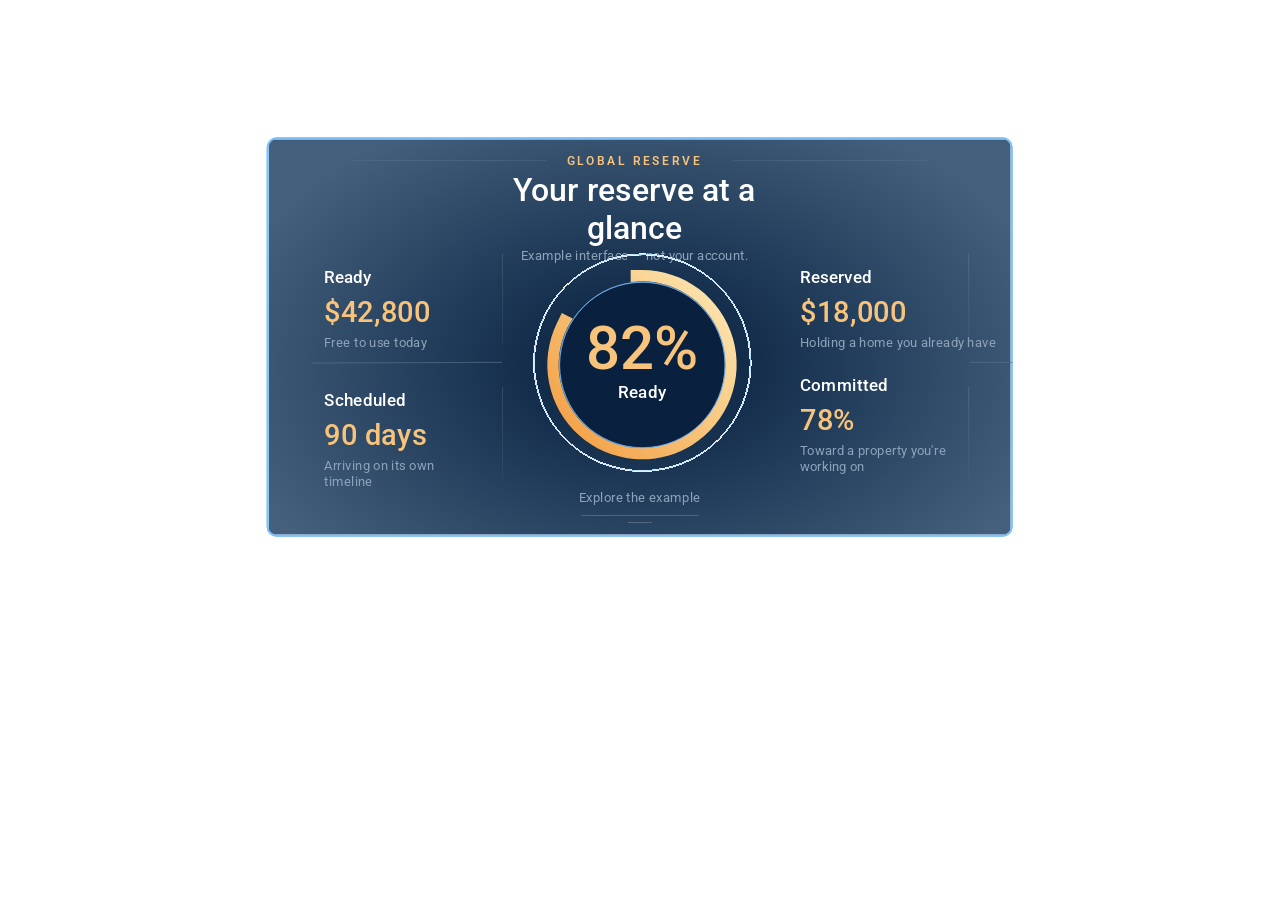
<file: global-reserve/references/reserve-hologram-panel-source/index.html>
<!DOCTYPE html>
<html lang="ru">
<head>
<meta charset="UTF-8">
<meta name="viewport" content="width=device-width, initial-scale=1.0">
<title>Global Reserve — Hologram Panel</title>
<link rel="preconnect" href="https://fonts.googleapis.com">
<link rel="preconnect" href="https://fonts.gstatic.com" crossorigin>
<link href="https://fonts.googleapis.com/css2?family=Roboto:wght@400;500;600&display=swap" rel="stylesheet">
<link rel="stylesheet" href="css/style.css">
</head>
<body>

<div class="stage-outer">
  <div class="stage" id="stage">
    <section class="hologram-panel" data-name="Hologram_Panel_Desktop">

      <!-- background -->
      <div class="panel-bg" data-name="background">
        <div class="panel-bg-glow" data-name="Rectangle 34626156"></div>
        <div class="panel-bg-gradient" data-name="Rectangle 34626155"></div>
      </div>

      <!-- контентный слой обрезается по форме скруглённой панели, как в Figma -->
      <div class="panel-clip">
      <!-- container -->
      <div class="panel-container" data-name="container">

        <!-- header block -->
        <header class="header-block" data-name="header block">
          <div class="header-elements" data-name="elements">
            <img src="assets/header-lines.svg" alt="" class="header-lines-img">
          </div>
          <div class="header-inner" data-name="header block">
            <p class="header-eyebrow" data-name="GLOBAL RESERVE">GLOBAL RESERVE</p>
            <div class="header-text" data-name="text">
              <p class="header-title" data-name="Your reserve at a glance">Your reserve at a glance</p>
              <p class="header-subtitle" data-name="Example interface — not your account.">Example interface — not your account.</p>
            </div>
          </div>
        </header>

        <!-- General Section -->
        <div class="general-section" data-name="General Section">

          <!-- Left states -->
          <div class="left-states" data-name="Left_States">
            <div class="stat-block" data-name="блок текст 1">
              <p class="stat-label" data-name="Ready">Ready</p>
              <p class="stat-value" data-name="$42,800">$42,800</p>
              <p class="stat-caption" data-name="Free to use today">Free to use today</p>
            </div>
            <div class="stat-block" data-name="блок текст 2">
              <p class="stat-label" data-name="Scheduled">Scheduled</p>
              <p class="stat-value" data-name="90 days">90 days</p>
              <p class="stat-caption" data-name="Arriving on its own timeline">Arriving on its own timeline</p>
            </div>
          </div>

          <!-- Progress ring -->
          <div class="progress-ring" data-name="Progress ring">
            <div class="progress-ring-circle" data-name="круг">
              <img src="assets/progress-ring.svg" alt="82% ready progress ring" class="progress-ring-img">
            </div>
            <div class="progress-ring-text" data-name="текст">
              <p class="progress-percent" data-name="82%">82%</p>
              <p class="progress-label" data-name="Ready">Ready</p>
            </div>
          </div>

          <!-- Right states -->
          <div class="right-states" data-name="Right_States">
            <div class="stat-block" data-name="блок текст 3">
              <p class="stat-label" data-name="Reserved">Reserved</p>
              <p class="stat-value" data-name="$18,000">$18,000</p>
              <p class="stat-caption" data-name="Holding a home you already have">Holding a home you already have</p>
            </div>
            <div class="stat-block" data-name="блок текст 4">
              <p class="stat-label" data-name="Committed">Committed</p>
              <p class="stat-value" data-name="78%">78%</p>
              <p class="stat-caption stat-caption--narrow" data-name="Toward a property you're working on">Toward a property you're<br>working on</p>
            </div>
          </div>

          <!-- decorative dividers -->
          <div class="divider-elements divider-elements--left" data-name="элементы">
            <img src="assets/divider-lines.svg" alt="" class="divider-lines-img">
          </div>
          <div class="divider-elements divider-elements--right" data-name="элементы">
            <img src="assets/divider-lines.svg" alt="" class="divider-lines-img">
          </div>

        </div>

        <!-- footer -->
        <footer class="panel-footer" data-name="footer">
          <p class="footer-text" data-name="Explore the example">Explore the example</p>
          <img src="assets/footer-underline.svg" alt="" class="footer-underline-img">
        </footer>

      </div>
      </div>
    </section>
  </div>
</div>

<script src="js/script.js"></script>
</body>
</html>
</file>
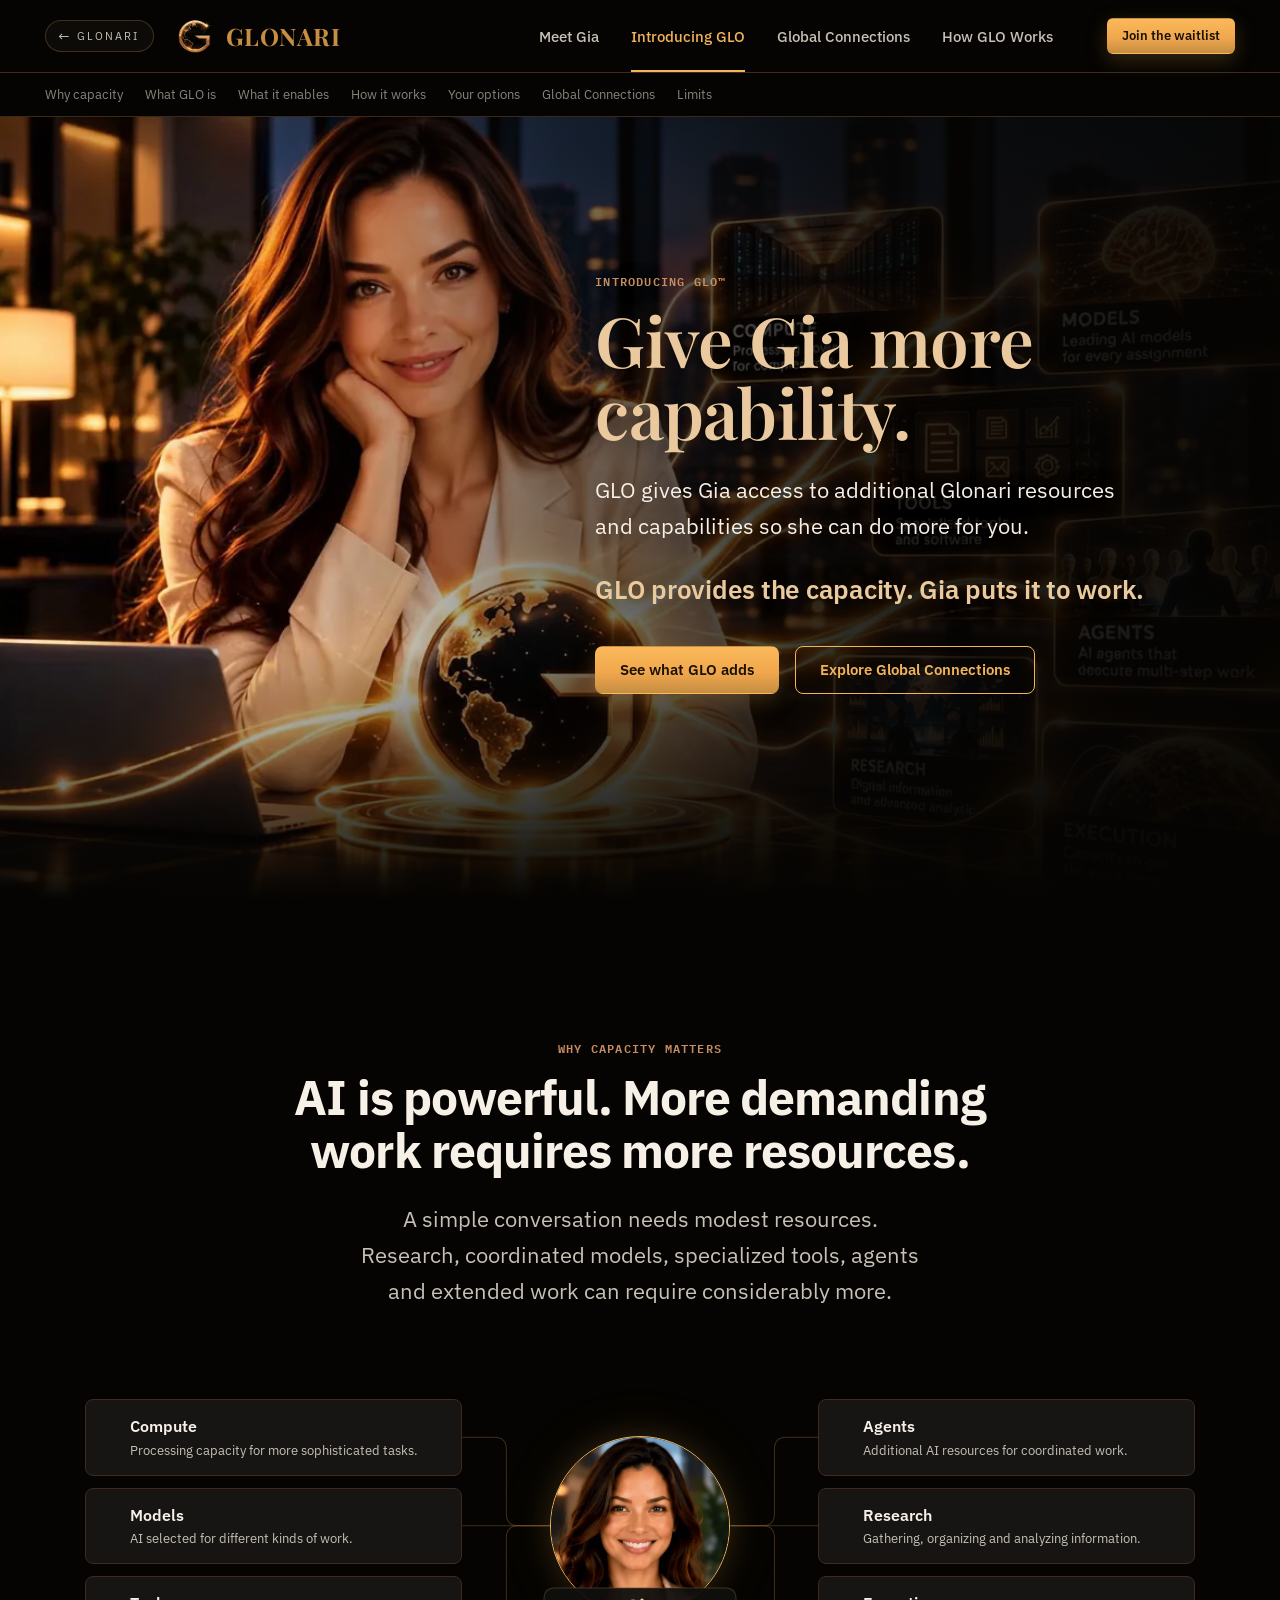
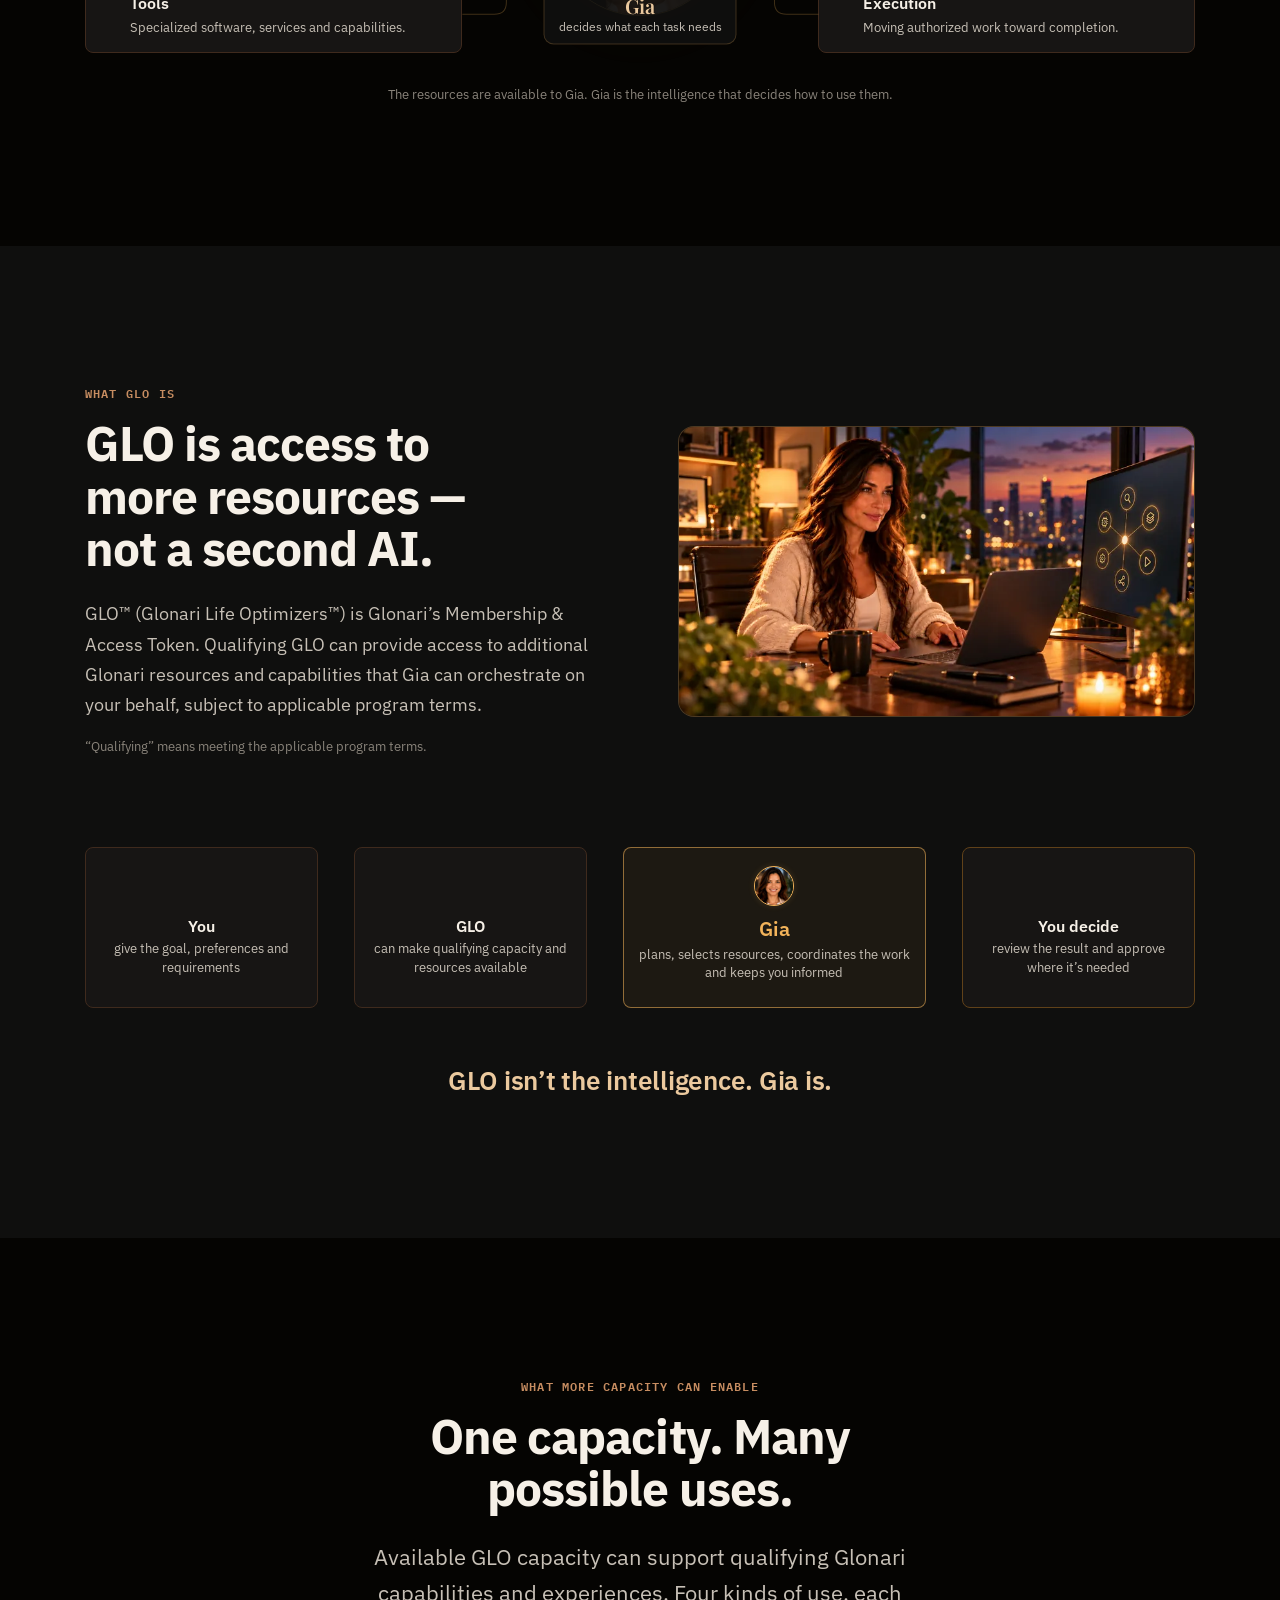
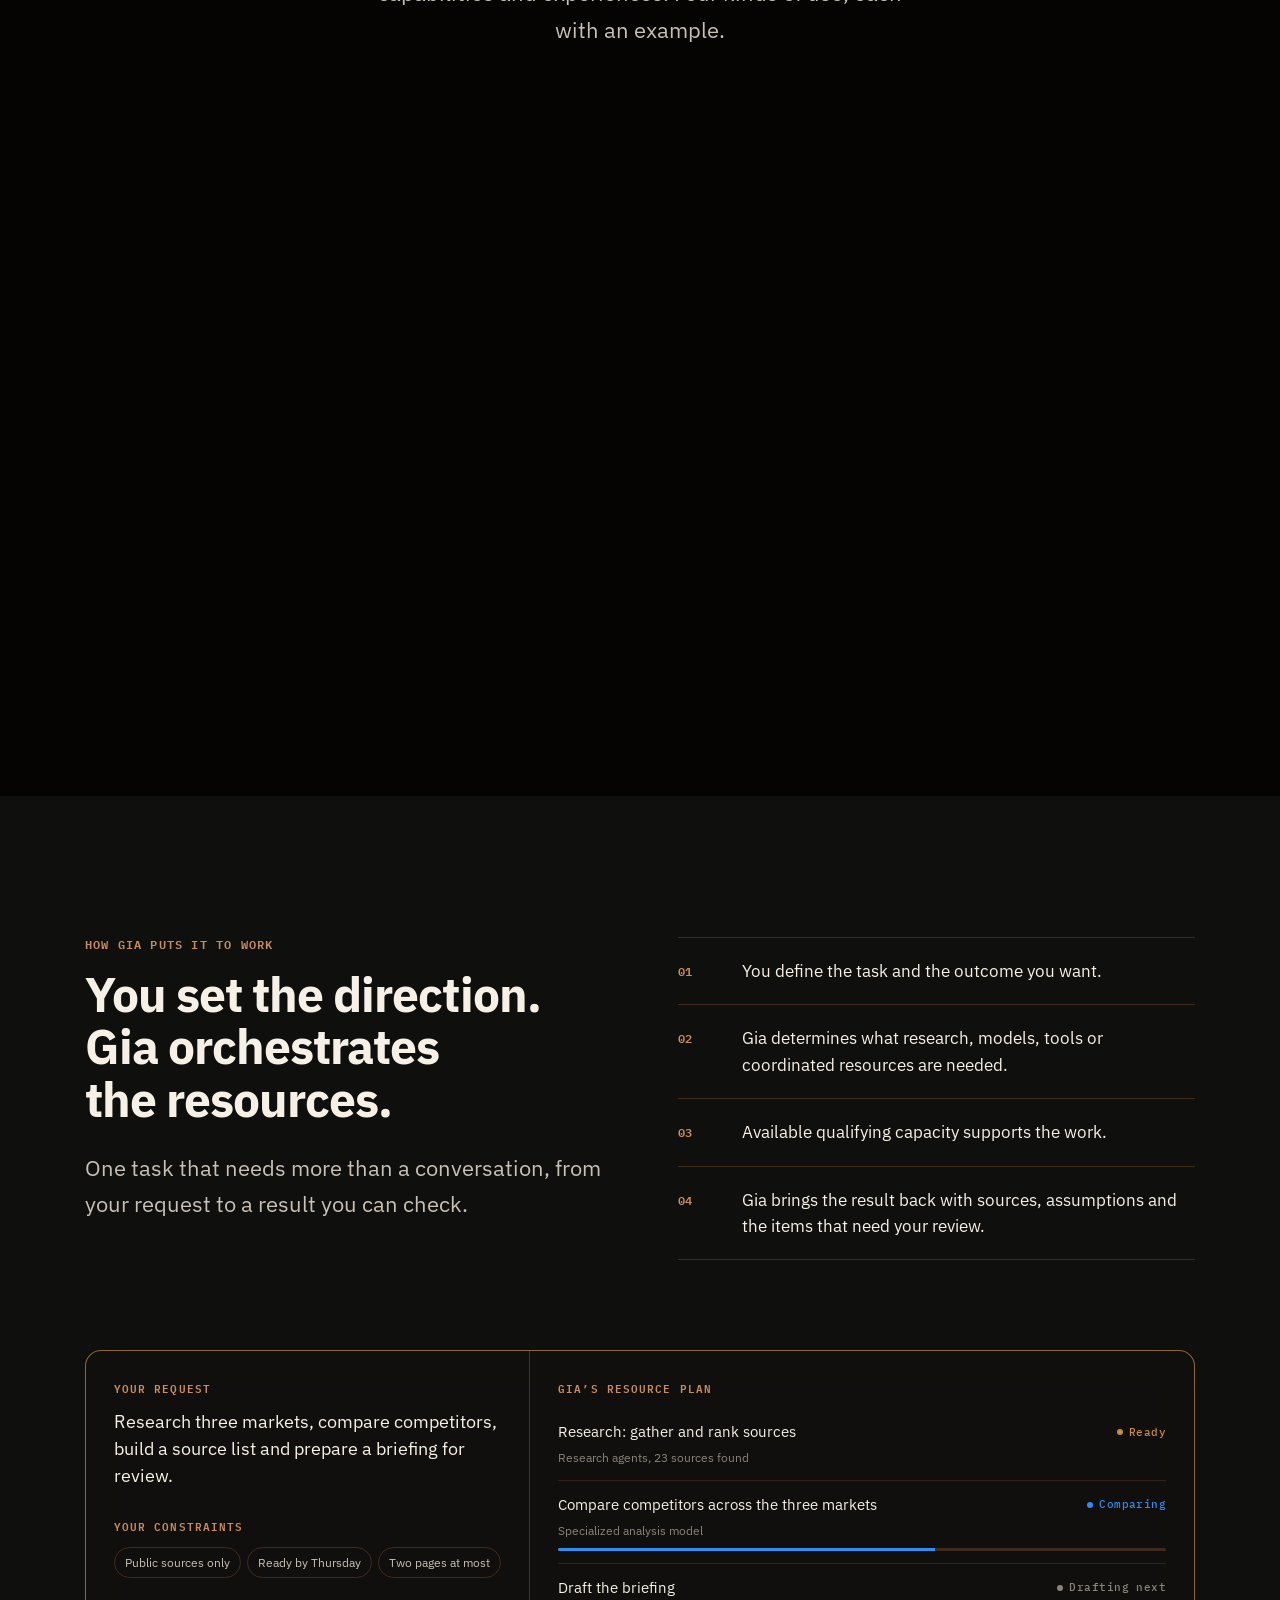
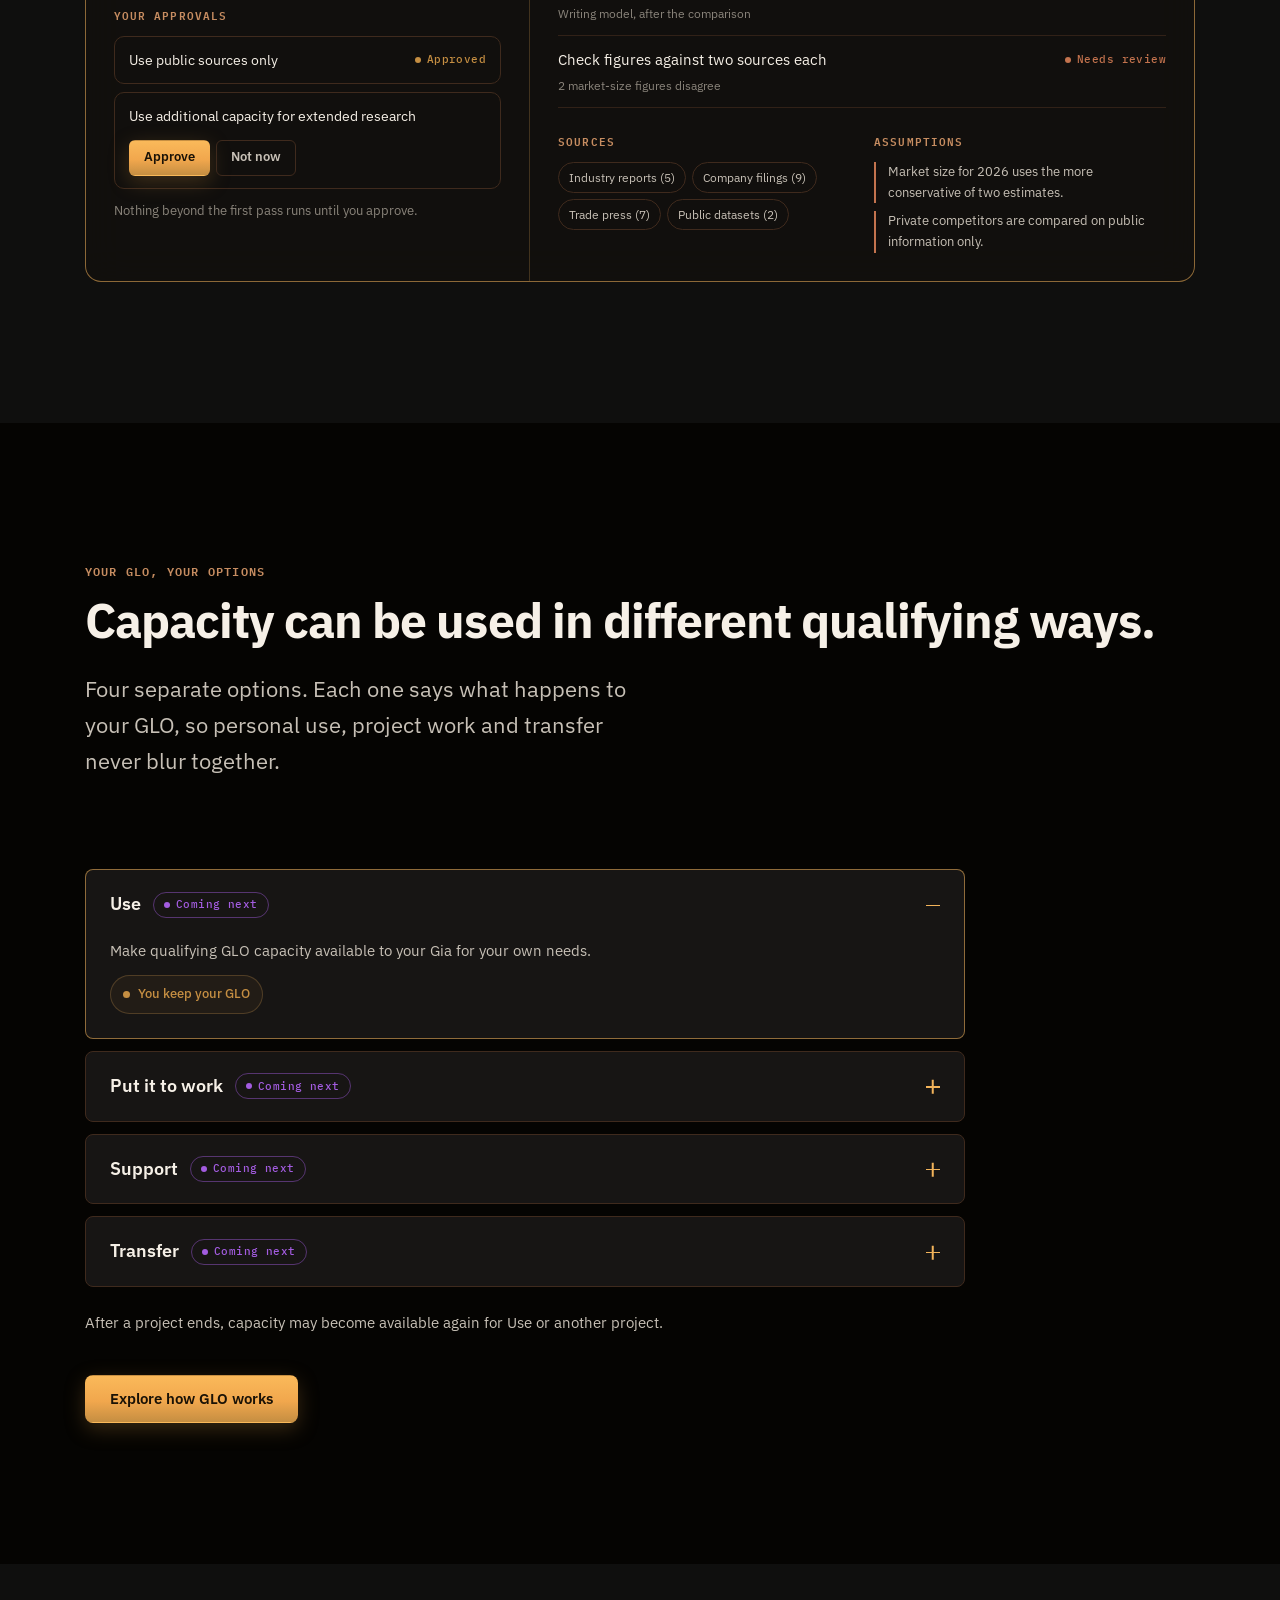
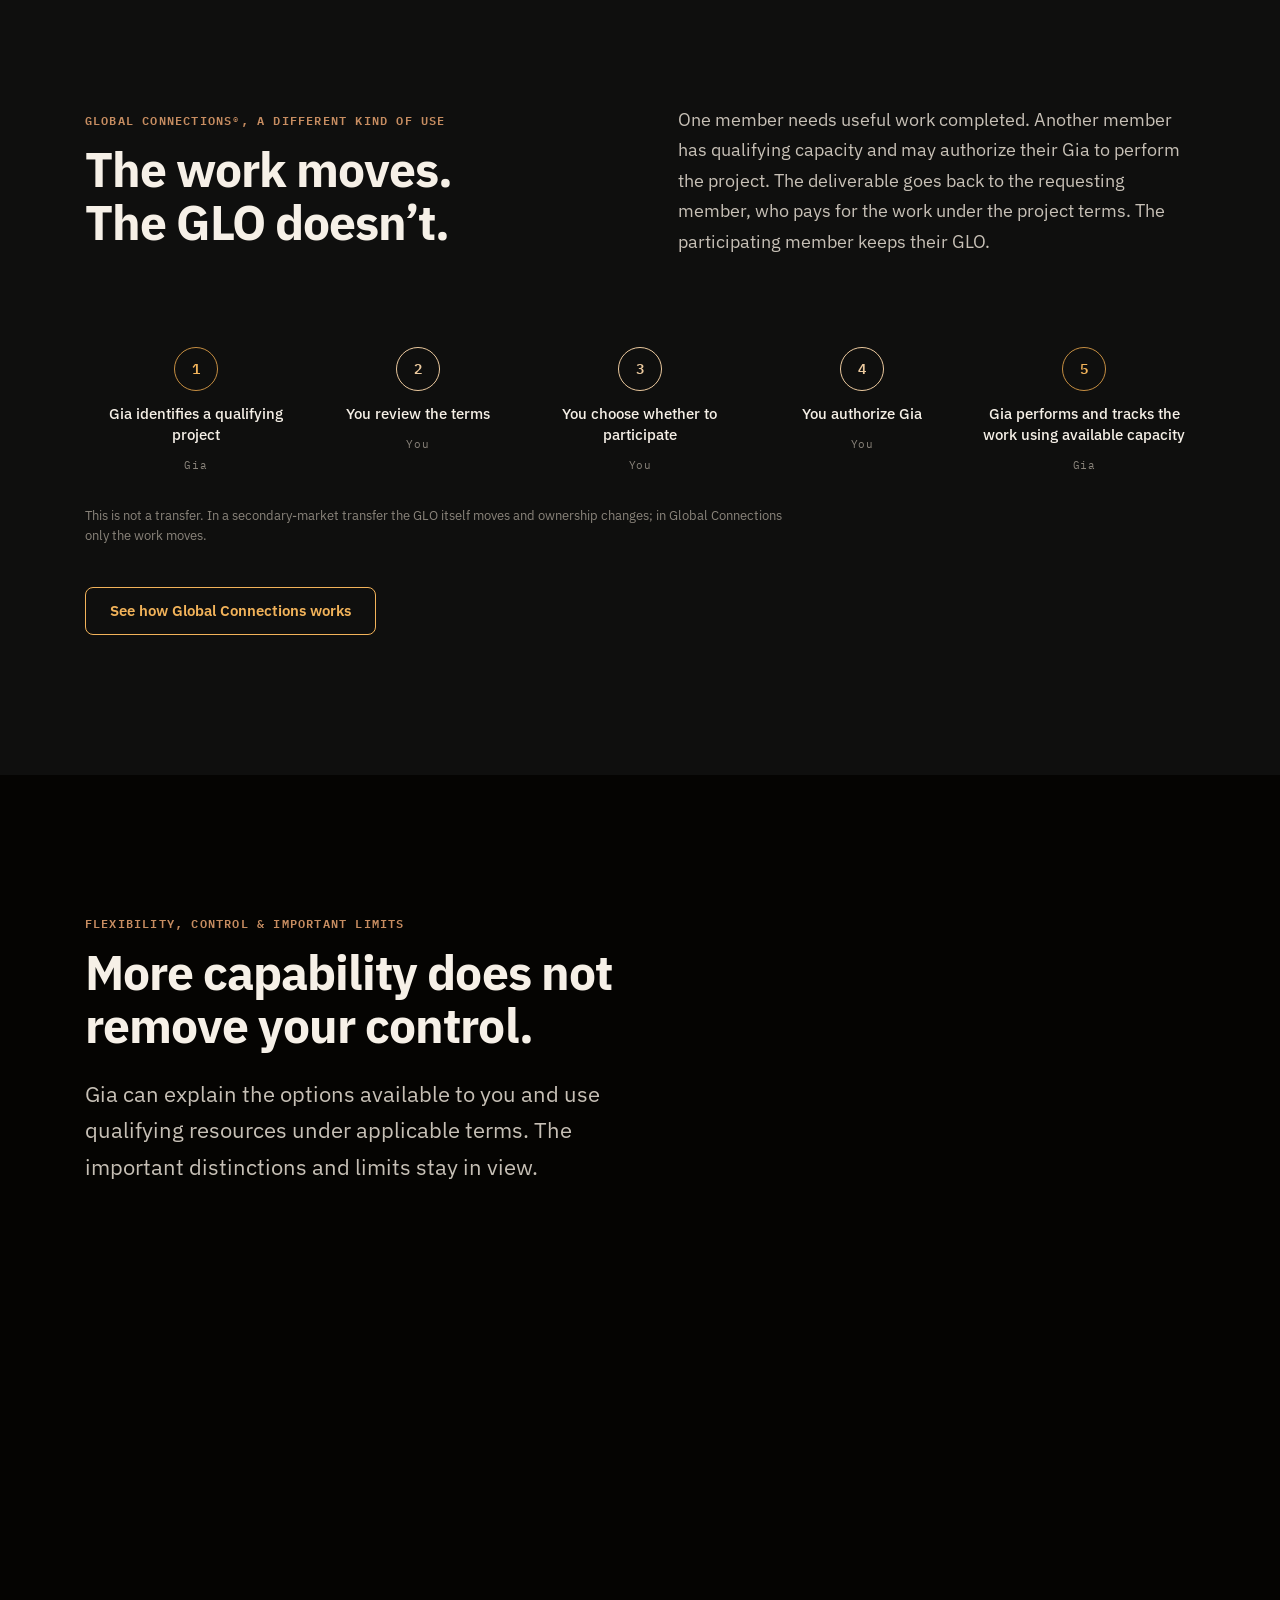
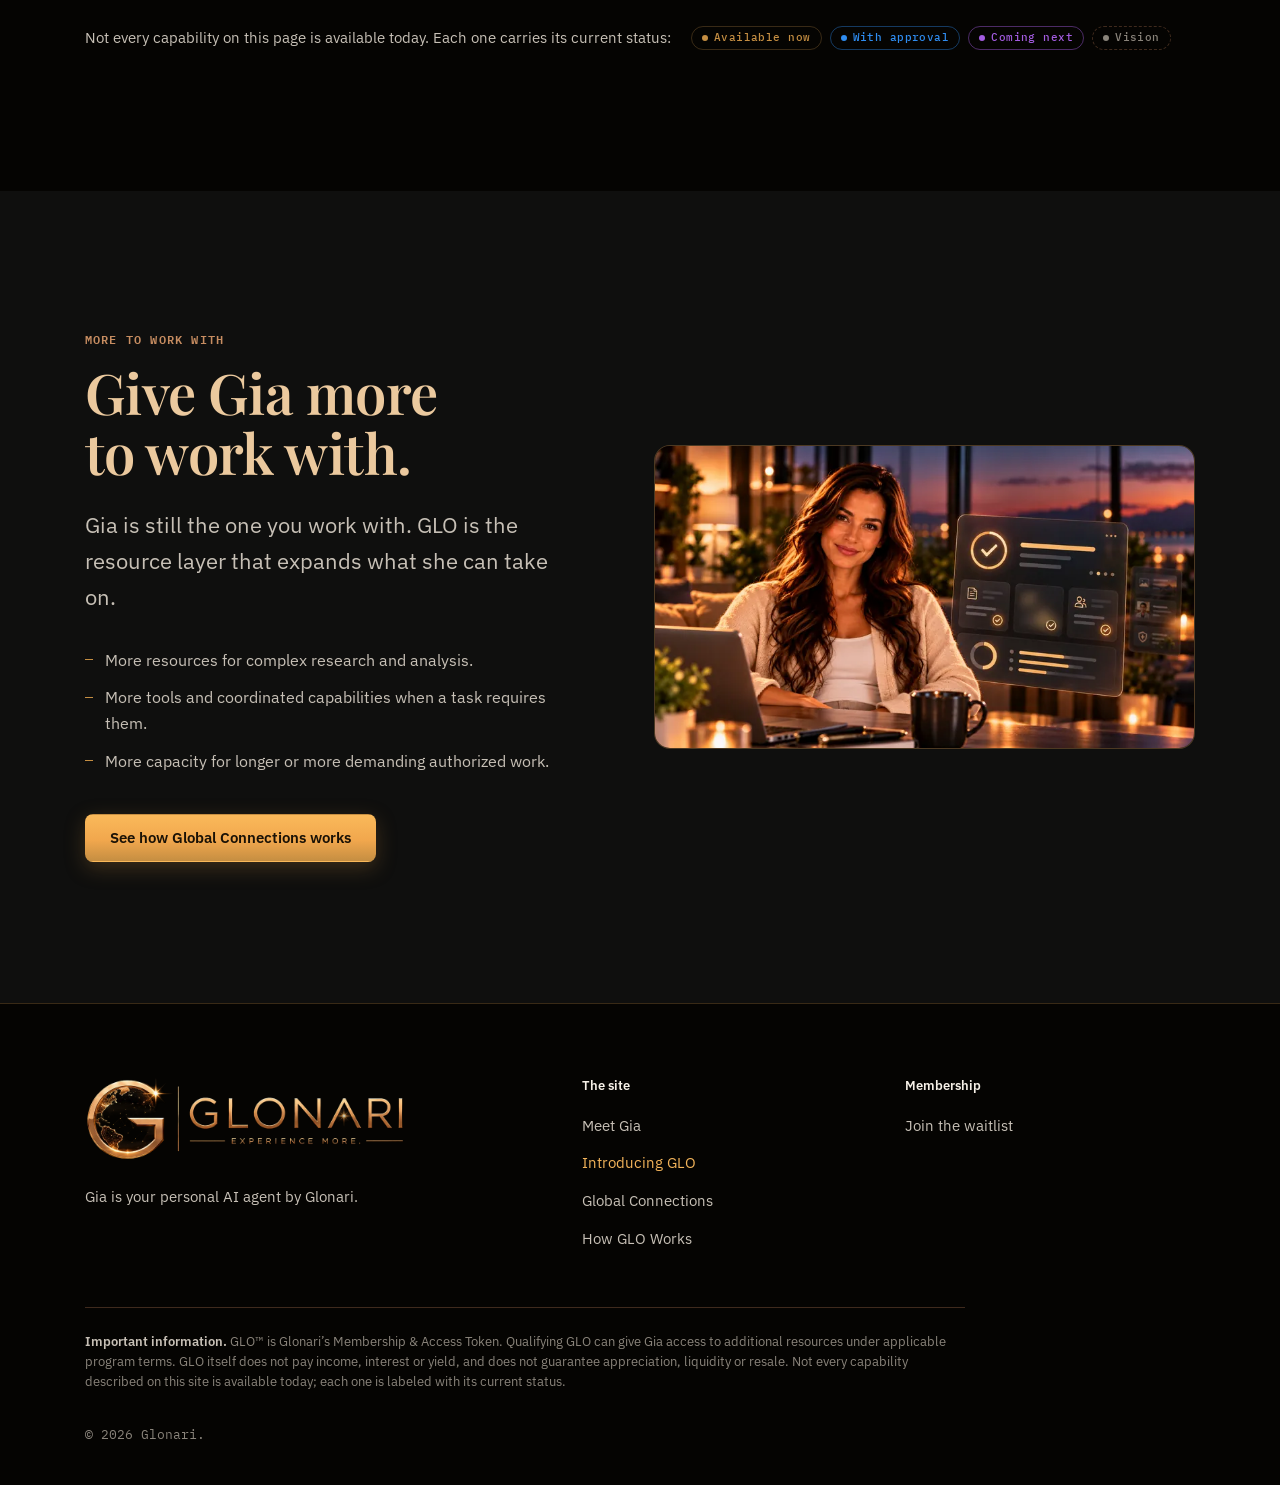
<file: meet-gia/glo.html>
<!DOCTYPE html>
<html lang="en">
<head>
<meta charset="utf-8">
<meta name="viewport" content="width=device-width, initial-scale=1, viewport-fit=cover">
<meta name="robots" content="noindex">
<title>Introducing GLO</title>
<meta name="description" content="GLO gives Gia access to additional Glonari resources and capabilities so she can do more for you.">
<link rel="preconnect" href="https://fonts.googleapis.com">
<link rel="preconnect" href="https://fonts.gstatic.com" crossorigin>
<link href="https://fonts.googleapis.com/css2?family=IBM+Plex+Mono:wght@500;600&amp;family=IBM+Plex+Sans:wght@400;500;600;700&amp;family=Playfair+Display:wght@500;600;700&amp;display=swap" rel="stylesheet">
<link rel="icon" href="assets/logo/favicon-32.png" sizes="32x32" type="image/png">
<link rel="apple-touch-icon" href="assets/logo/favicon-180.png">
<link rel="stylesheet" href="css/tokens.css">
<link rel="stylesheet" href="css/base.css">
<link rel="stylesheet" href="css/components.css">
<link rel="stylesheet" href="css/shell.css">
<link rel="stylesheet" href="css/pages/glo.css">
</head>
<body class="no-js" data-page="glo">
<a class="sr-only" href="#main">Skip to content</a>

<!-- shell:header -->
<header class="site-header">
  <div class="site-header__row">
    <a class="back-link" href="../index.html" aria-label="Back to Glonari"><span class="back-link__arrow" aria-hidden="true">&larr;</span><span class="back-link__label">Glonari</span></a>
    <a class="brand" href="index.html" aria-label="Glonari, Meet Gia">
      <img class="brand__mark" src="assets/logo/glonari-mark.webp" width="192" height="192" alt="">
      <span class="brand__name">Glonari</span>
    </a>
    <nav class="site-nav" aria-label="Site">
        <a href="index.html">Meet Gia</a>
        <a href="glo.html" aria-current="page">Introducing GLO</a>
        <a href="global-connections.html">Global Connections</a>
        <a href="how-glo-works.html">How GLO Works</a>
    </nav>
    <a class="btn btn--primary btn--sm header-cta" href="index.html#join">Join the waitlist</a>
    <button class="menu-toggle" type="button" aria-expanded="false" aria-controls="mobile-menu" aria-label="Open menu"><span></span></button>
  </div>
  <div class="subnav">
    <nav class="subnav__inner" aria-label="On this page">
        <a href="#why-capacity">Why capacity</a>
        <a href="#what-glo-is">What GLO is</a>
        <a href="#what-it-enables">What it enables</a>
        <a href="#how-it-works">How it works</a>
        <a href="#your-options">Your options</a>
        <a href="#global-connections">Global Connections</a>
        <a href="#limits">Limits</a>
    </nav>
  </div>
  <div class="progress" aria-hidden="true"></div>
</header>
<div class="mobile-menu" id="mobile-menu">
  <nav aria-label="Site">
    <ul class="mm">
      <li class="mm__page"><a href="index.html">Meet Gia</a></li>
      <li class="mm__page is-current"><a href="glo.html" aria-current="page">Introducing GLO</a>
        <ul class="mm__sections" aria-label="On this page">
          <li><a href="#why-capacity">Why capacity</a></li>
          <li><a href="#what-glo-is">What GLO is</a></li>
          <li><a href="#what-it-enables">What it enables</a></li>
          <li><a href="#how-it-works">How it works</a></li>
          <li><a href="#your-options">Your options</a></li>
          <li><a href="#global-connections">Global Connections</a></li>
          <li><a href="#limits">Limits</a></li>
        </ul>
      </li>
      <li class="mm__page"><a href="global-connections.html">Global Connections</a></li>
      <li class="mm__page"><a href="how-glo-works.html">How GLO Works</a></li>
    </ul>
  </nav>
  <a class="btn btn--primary" href="index.html#join">Join the waitlist</a>
</div>
<!-- /shell:header -->

<main id="main">

<!-- 01 HERO -->
<section class="page-hero page-hero--right page-hero--below-header" id="intro" aria-labelledby="intro-title">
  <div class="page-hero__media" style="--focus: 30% 10%">
    <video data-play-once data-delay="800" data-still="assets/images/hero-glo-still.webp" muted playsinline preload="auto" poster="assets/images/hero-glo-poster.webp" width="1280" height="720" aria-hidden="true">
      <source src="assets/video/hero-glo.mp4" type="video/mp4">
    </video>
  </div>
  <div class="container">
    <div class="page-hero__text">
      <p class="eyebrow">Introducing GLO&trade;</p>
      <h1 class="page-hero__title" id="intro-title">Give Gia more capability.</h1>
      <p class="lead">GLO gives Gia access to additional Glonari resources and capabilities so she can do more for you.</p>
      <p class="principle">GLO provides the capacity. Gia puts it to work.</p>
      <div class="btn-row btn-row--stack">
        <a class="btn btn--primary" href="#why-capacity">See what GLO adds</a>
        <a class="btn btn--secondary" href="global-connections.html">Explore Global Connections</a>
      </div>
    </div>
  </div>
</section>

<!-- 02 WHY CAPACITY MATTERS -->
<section class="section section--deep" id="why-capacity" aria-labelledby="why-title">
  <div class="container">
    <header class="head--center reveal">
      <p class="eyebrow">Why capacity matters</p>
      <h2 class="h2" id="why-title">AI is powerful. More demanding work requires more resources.</h2>
      <p class="lead">A simple conversation needs modest resources. Research, coordinated models, specialized tools, agents and extended work can require considerably more.</p>
    </header>
    <div class="hub gap-major" data-pulse="hub">
      <ul class="hub__side hub__side--left">
        <li class="hub__node"><span class="hub__name">Compute</span><span class="hub__desc">Processing capacity for more sophisticated tasks.</span></li>
        <li class="hub__node"><span class="hub__name">Models</span><span class="hub__desc">AI selected for different kinds of work.</span></li>
        <li class="hub__node"><span class="hub__name">Tools</span><span class="hub__desc">Specialized software, services and capabilities.</span></li>
      </ul>
      <div class="hub__core gia-core"><div class="gia-core__photo"><picture><source srcset="assets/images/gia.webp" type="image/webp"><img src="assets/images/gia.png" alt="Gia" width="400" height="400" loading="lazy" decoding="async"></picture></div><p class="gia-core__plate"><span class="gia-core__name">Gia</span><span class="gia-core__sub">decides what each task needs</span></p></div>
      <ul class="hub__side hub__side--right">
        <li class="hub__node"><span class="hub__name">Agents</span><span class="hub__desc">Additional AI resources for coordinated work.</span></li>
        <li class="hub__node"><span class="hub__name">Research</span><span class="hub__desc">Gathering, organizing and analyzing information.</span></li>
        <li class="hub__node"><span class="hub__name">Execution</span><span class="hub__desc">Moving authorized work toward completion.</span></li>
      </ul>
    </div>
    <p class="caption glo-note">The resources are available to Gia. Gia is the intelligence that decides how to use them.</p>
  </div>
</section>

<!-- 03 WHAT GLO IS -->
<section class="section" id="what-glo-is" aria-labelledby="what-title">
  <div class="container">
    <div class="split glo-what">
      <div class="glo-what__text">
        <header class="reveal">
          <p class="eyebrow">What GLO is</p>
          <h2 class="h2" id="what-title">GLO is access to more resources — not a second AI.</h2>
        </header>
        <div class="glo-what__body">
          <p class="body">GLO&trade; (Glonari Life Optimizers&trade;) is Glonari’s Membership &amp; Access Token. Qualifying GLO can provide access to additional Glonari resources and capabilities that Gia can orchestrate on your behalf, subject to applicable program terms.</p>
          <p class="caption">“Qualifying” means meeting the applicable program terms.</p>
        </div>
      </div>
      <figure class="media-frame" style="--ratio: 16 / 9">
        <div class="media-frame__box" data-parallax>
          <picture>
            <source type="image/webp" srcset="assets/images/glo-resources-800.webp 800w, assets/images/glo-resources-1600.webp 1600w" sizes="(max-width: 960px) 100vw, 560px">
            <img src="assets/images/glo-resources-1600.jpg" srcset="assets/images/glo-resources-800.jpg 800w, assets/images/glo-resources-1600.jpg 1600w" sizes="(max-width: 960px) 100vw, 560px" width="1600" height="900" loading="lazy" decoding="async" alt="Gia at her desk in the evening, beside a screen showing connected resources">
          </picture>
        </div>
      </figure>
    </div>
    <ol class="flow gap-major" data-draw>
      <li class="flow__node"><svg class="flow__icon" width="24" height="24" viewBox="0 0 24 24" fill="none" stroke="currentColor" stroke-width="1.5" stroke-linecap="round" stroke-linejoin="round" aria-hidden="true" focusable="false"><circle cx="12" cy="8" r="3.5" vector-effect="non-scaling-stroke"/><path d="M5 20c0-3.9 3.1-7 7-7s7 3.1 7 7" vector-effect="non-scaling-stroke"/></svg><span class="flow__title">You</span><span class="flow__sub">give the goal, preferences and requirements</span></li>
      <li class="flow__node"><svg class="flow__icon" width="24" height="24" viewBox="0 0 24 24" fill="none" stroke="currentColor" stroke-width="1.5" stroke-linecap="round" stroke-linejoin="round" aria-hidden="true" focusable="false"><circle cx="12" cy="12" r="4" vector-effect="non-scaling-stroke"/><path d="M20 12A8 8 0 1 1 12 4" vector-effect="non-scaling-stroke"/></svg><span class="flow__title">GLO</span><span class="flow__sub">can make qualifying capacity and resources available</span></li>
      <li class="flow__node is-key"><div class="flow__icon flow__icon--gia" aria-hidden="true"><div class="gia-core"><div class="gia-core__photo"><picture><source srcset="assets/images/gia.webp" type="image/webp"><img src="assets/images/gia.png" alt="" width="400" height="400" loading="lazy" decoding="async"></picture></div></div></div><span class="flow__title">Gia</span><span class="flow__sub">plans, selects resources, coordinates the work and keeps you informed</span></li>
      <li class="flow__node is-end"><svg class="flow__icon" width="24" height="24" viewBox="0 0 24 24" fill="none" stroke="currentColor" stroke-width="1.5" stroke-linecap="round" stroke-linejoin="round" aria-hidden="true" focusable="false"><circle cx="9" cy="8" r="3.5" vector-effect="non-scaling-stroke"/><path d="M2 20c0-3.9 3.1-7 7-7s7 3.1 7 7" vector-effect="non-scaling-stroke"/><path d="M16 10l2 2 4-4" vector-effect="non-scaling-stroke"/></svg><span class="flow__title">You decide</span><span class="flow__sub">review the result and approve where it’s needed</span></li>
    </ol>
    <p class="principle principle--center glo-principle" data-shine>GLO isn’t the intelligence. Gia is.</p>
  </div>
</section>

<!-- 04 WHAT MORE CAPACITY CAN ENABLE -->
<section class="section section--deep" id="what-it-enables" aria-labelledby="enables-title">
  <div class="container">
    <header class="head--center reveal">
      <p class="eyebrow">What more capacity can enable</p>
      <h2 class="h2" id="enables-title">One capacity. Many possible uses.</h2>
      <p class="lead">Available GLO capacity can support qualifying Glonari capabilities and experiences. Four kinds of use, each with an example.</p>
    </header>
    <div class="cards cards--4 gap-major" data-stagger>
      <article class="card card--flex" data-spotlight>
        <div class="card__art"><svg viewBox="0 0 144 96" fill="none" stroke="currentColor" stroke-width="1.5" stroke-linecap="round" stroke-linejoin="round" aria-hidden="true" focusable="false">
          <circle cx="14" cy="24" r="6" vector-effect="non-scaling-stroke"/>
          <circle cx="14" cy="48" r="6" vector-effect="non-scaling-stroke"/>
          <circle cx="14" cy="72" r="6" vector-effect="non-scaling-stroke"/>
          <path d="M20 24C52 24 56 42 84 42" vector-effect="non-scaling-stroke"/>
          <path d="M20 48H84" vector-effect="non-scaling-stroke"/>
          <path d="M20 72C52 72 56 54 84 54" vector-effect="non-scaling-stroke"/>
          <rect x="84" y="32" width="24" height="32" rx="3" vector-effect="non-scaling-stroke"/>
          <path d="M89 39H103" vector-effect="non-scaling-stroke"/>
          <path d="M89 45H103" vector-effect="non-scaling-stroke"/>
          <path d="M89 51H98" vector-effect="non-scaling-stroke"/>
          <path d="M95 57l3 3 6-6" vector-effect="non-scaling-stroke"/>
        </svg></div>
        <div class="card__head"><h3 class="h4">Personal capability</h3><span class="badge badge--next">Coming next</span></div>
        <p class="small">Research, analyze, plan, organize, create, compare, coordinate and execute. Gia can take on more of the work around a goal.</p>
        <p class="card__example"><b>Example</b>Compare three markets, build a source list and prepare a briefing for your review.</p>
      </article>
      <article class="card card--flex" data-spotlight>
        <div class="card__art"><svg viewBox="0 0 144 96" fill="none" stroke="currentColor" stroke-width="1.5" stroke-linecap="round" stroke-linejoin="round" aria-hidden="true" focusable="false">
          <path d="M34 20A10 10 0 1 1 44 30" vector-effect="non-scaling-stroke"/>
          <path d="M47.5 26.5L44 30L47.5 33.5" vector-effect="non-scaling-stroke"/>
          <rect x="8" y="40" width="32" height="40" rx="4" vector-effect="non-scaling-stroke"/>
          <path d="M14 49H28" vector-effect="non-scaling-stroke"/>
          <path d="M14 57H34" vector-effect="non-scaling-stroke"/>
          <path d="M14 63H30" vector-effect="non-scaling-stroke"/>
          <rect x="48" y="40" width="32" height="40" rx="4" vector-effect="non-scaling-stroke"/>
          <path d="M54 49H68" vector-effect="non-scaling-stroke"/>
          <path d="M54 57H74" vector-effect="non-scaling-stroke"/>
          <path d="M54 63H70" vector-effect="non-scaling-stroke"/>
          <path d="M54 70.5l3 3 6-6" vector-effect="non-scaling-stroke"/>
        </svg></div>
        <div class="card__head"><h3 class="h4">Economic utility</h3><span class="badge badge--vision">Vision</span></div>
        <p class="small">Where qualifying programs apply, Gia may help save money, identify opportunities and perform useful work through authorized activity.</p>
        <p class="card__example"><b>Example</b>Review your recurring services and show where a different plan would cost less.</p>
      </article>
      <article class="card card--flex" data-spotlight>
        <div class="card__art"><svg viewBox="0 0 144 96" fill="none" stroke="currentColor" stroke-width="1.5" stroke-linecap="round" stroke-linejoin="round" aria-hidden="true" focusable="false">
          <path d="M8 52L32 32L56 52" vector-effect="non-scaling-stroke"/>
          <path d="M14 47V80H50V47" vector-effect="non-scaling-stroke"/>
          <path d="M20 80V66H29V80" vector-effect="non-scaling-stroke"/>
          <rect x="36" y="60" width="8" height="8" rx="1" vector-effect="non-scaling-stroke"/>
          <path d="M50 58H68" vector-effect="non-scaling-stroke"/>
          <rect x="68" y="44" width="32" height="28" rx="4" vector-effect="non-scaling-stroke"/>
          <path d="M84 52V64" vector-effect="non-scaling-stroke"/>
          <path d="M78 58H90" vector-effect="non-scaling-stroke"/>
        </svg></div>
        <div class="card__head"><h3 class="h4">Glonari capabilities &amp; experiences</h3><span class="badge badge--next">Coming next</span></div>
        <p class="small">Qualifying access to other Glonari services, resources or experiences, brought into a task when relevant and permitted by program terms.</p>
        <p class="card__example"><b>Example</b>While you compare homes, Gia brings in Homes to show the practical monthly cost.</p>
      </article>
      <article class="card card--flex card--key" data-spotlight>
        <div class="card__art"><svg viewBox="0 0 144 96" fill="none" stroke="currentColor" stroke-width="1.5" stroke-linecap="round" stroke-linejoin="round" aria-hidden="true" focusable="false">
          <circle cx="14" cy="48" r="6" vector-effect="non-scaling-stroke"/>
          <circle cx="14" cy="68" r="4" vector-effect="non-scaling-stroke"/>
          <path d="M20 46H56" vector-effect="non-scaling-stroke"/>
          <path d="M20 50H56" vector-effect="non-scaling-stroke"/>
          <rect x="56" y="32" width="24" height="32" rx="3" vector-effect="non-scaling-stroke"/>
          <path d="M61 39H75" vector-effect="non-scaling-stroke"/>
          <path d="M61 45H75" vector-effect="non-scaling-stroke"/>
          <path d="M61 51H70" vector-effect="non-scaling-stroke"/>
          <path d="M67 57l3 3 6-6" vector-effect="non-scaling-stroke"/>
          <path d="M80 46H116" vector-effect="non-scaling-stroke"/>
          <path d="M80 50H116" vector-effect="non-scaling-stroke"/>
          <circle cx="122" cy="48" r="6" vector-effect="non-scaling-stroke"/>
        </svg></div>
        <div class="card__head"><h3 class="h4">Global Connections&reg;</h3><span class="badge badge--next">Coming next</span></div>
        <p class="small">Gia can identify, evaluate, explain and track qualifying work opportunities. You review the terms, decide and authorize participation when required.</p>
        <a class="card__link" href="global-connections.html">Learn more about Global Connections</a>
      </article>
    </div>
  </div>
</section>

<!-- 05 HOW GIA PUTS IT TO WORK -->
<section class="section" id="how-it-works" aria-labelledby="how-title">
  <div class="container">
    <div class="split glo-how">
      <header class="reveal">
        <p class="eyebrow">How Gia puts it to work</p>
        <h2 class="h2" id="how-title">You set the direction. Gia orchestrates the resources.</h2>
        <p class="lead">One task that needs more than a conversation, from your request to a result you can check.</p>
      </header>
      <ol class="glo-steps">
        <li><span class="glo-steps__num">01</span><span>You define the task and the outcome you want.</span></li>
        <li><span class="glo-steps__num">02</span><span>Gia determines what research, models, tools or coordinated resources are needed.</span></li>
        <li><span class="glo-steps__num">03</span><span>Available qualifying capacity supports the work.</span></li>
        <li><span class="glo-steps__num">04</span><span>Gia brings the result back with sources, assumptions and the items that need your review.</span></li>
      </ol>
    </div>

    <div class="glass ws gap-major is-active" aria-label="Example task workspace">
      <div class="ws__pane">
        <p class="ws__label">Your request</p>
        <p class="ws__goal">Research three markets, compare competitors, build a source list and prepare a briefing for review.</p>
        <p class="ws__label">Your constraints</p>
        <div class="chips glo-chips"><span class="chip">Public sources only</span><span class="chip">Ready by Thursday</span><span class="chip">Two pages at most</span></div>
        <p class="ws__label">Your approvals</p>
        <ul class="appr">
          <li>Use public sources only <span class="status status--ready">Approved</span></li>
          <li id="glo-appr">Use additional capacity for extended research <span class="btn-row" style="gap:6px"><button class="btn btn--primary btn--sm" type="button" data-appr="yes">Approve</button><button class="btn btn--ghost btn--sm" type="button" data-appr="no">Not now</button></span></li>
        </ul>
        <p class="caption glo-appr-note" id="glo-appr-msg" aria-live="polite">Nothing beyond the first pass runs until you approve.</p>
      </div>
      <div class="ws__pane">
        <p class="ws__label">Gia’s resource plan</p>
        <ul class="tasks">
          <li>Research: gather and rank sources<small>Research agents, 23 sources found</small><span class="status status--ready">Ready</span></li>
          <li>Compare competitors across the three markets<small>Specialized analysis model</small><span class="status status--working">Comparing</span><span class="bar"><i></i></span></li>
          <li>Draft the briefing<small>Writing model, after the comparison</small><span class="status status--muted">Drafting next</span></li>
          <li>Check figures against two sources each<small>2 market-size figures disagree</small><span class="status status--review">Needs review</span></li>
        </ul>
        <div class="ws__cols">
          <div>
            <p class="ws__label">Sources</p>
            <div class="chips"><span class="chip">Industry reports (5)</span><span class="chip">Company filings (9)</span><span class="chip">Trade press (7)</span><span class="chip">Public datasets (2)</span></div>
          </div>
          <div>
            <p class="ws__label">Assumptions</p>
            <div style="display:grid;gap:8px">
              <p class="assume">Market size for 2026 uses the more conservative of two estimates.</p>
              <p class="assume">Private competitors are compared on public information only.</p>
            </div>
          </div>
        </div>
      </div>
    </div>
  </div>
</section>

<!-- 06 YOUR GLO, YOUR OPTIONS -->
<section class="section section--deep" id="your-options" aria-labelledby="options-title">
  <div class="container glo-options">
    <header class="reveal">
      <p class="eyebrow">Your GLO, your options</p>
      <h2 class="h2" id="options-title">Capacity can be used in different qualifying ways.</h2>
      <p class="lead">Four separate options. Each one says what happens to your GLO, so personal use, project work and transfer never blur together.</p>
    </header>
    <div class="accordion gap-major">
      <details class="acc" name="glo-options" open>
        <summary class="acc__sum">Use <span class="badge badge--next">Coming next</span><span class="acc__icon" aria-hidden="true"></span></summary>
        <div class="acc__body">
          <p class="small">Make qualifying GLO capacity available to your Gia for your own needs.</p>
          <p class="owner owner--keep">You keep your GLO</p>
        </div>
      </details>
      <details class="acc" name="glo-options">
        <summary class="acc__sum">Put it to work <span class="badge badge--next">Coming next</span><span class="acc__icon" aria-hidden="true"></span></summary>
        <div class="acc__body">
          <p class="small">Authorize your Gia to perform a qualifying Global Connections project. The work moves; you retain the GLO.</p>
          <p class="owner owner--keep">You keep your GLO</p>
          <a class="card__link" href="global-connections.html">How Global Connections works</a>
        </div>
      </details>
      <details class="acc" name="glo-options">
        <summary class="acc__sum">Support <span class="badge badge--next">Coming next</span><span class="acc__icon" aria-hidden="true"></span></summary>
        <div class="acc__body">
          <p class="small">Where program terms permit, qualifying GLO may support another member’s qualifying access or experience. Details are defined by program terms.</p>
          <p class="owner owner--terms">Defined by program terms</p>
        </div>
      </details>
      <details class="acc" name="glo-options">
        <summary class="acc__sum">Transfer <span class="badge badge--next">Coming next</span><span class="acc__icon" aria-hidden="true"></span></summary>
        <div class="acc__body">
          <p class="small">Where available, qualifying GLO may be independently transferred through decentralized secondary markets. Ownership changes when the GLO itself transfers. Transferability does not mean liquidity, a resale price or appreciation.</p>
          <p class="owner owner--change">Ownership changes</p>
          <a class="card__link" href="how-glo-works.html#gc-vs-market">How transfer differs from Global Connections</a>
        </div>
      </details>
    </div>
    <p class="small glo-after">After a project ends, capacity may become available again for Use or another project.</p>
    <div class="btn-row glo-cta"><a class="btn btn--primary" href="how-glo-works.html">Explore how GLO works</a></div>
  </div>
</section>

<!-- 07 GLOBAL CONNECTIONS -->
<section class="section" id="global-connections" aria-labelledby="gc-title">
  <div class="container">
    <div class="split glo-gc">
      <header class="reveal">
        <p class="eyebrow">Global Connections&reg;, a different kind of use</p>
        <h2 class="h2" id="gc-title">The work moves. The GLO doesn’t.</h2>
      </header>
      <p class="body">One member needs useful work completed. Another member has qualifying capacity and may authorize their Gia to perform the project. The deliverable goes back to the requesting member, who pays for the work under the project terms. The participating member keeps their GLO.</p>
    </div>
    <ol class="steps-line gap-major" data-draw>
      <li class="steps-line__item"><span class="steps-line__label">Gia identifies a qualifying project</span><span class="steps-line__who">Gia</span></li>
      <li class="steps-line__item is-you"><span class="steps-line__label">You review the terms</span><span class="steps-line__who">You</span></li>
      <li class="steps-line__item is-you"><span class="steps-line__label">You choose whether to participate</span><span class="steps-line__who">You</span></li>
      <li class="steps-line__item is-you"><span class="steps-line__label">You authorize Gia</span><span class="steps-line__who">You</span></li>
      <li class="steps-line__item"><span class="steps-line__label">Gia performs and tracks the work using available capacity</span><span class="steps-line__who">Gia</span></li>
    </ol>
    <p class="caption glo-note glo-note--left">This is not a transfer. In a secondary-market transfer the GLO itself moves and ownership changes; in Global Connections only the work moves.</p>
    <div class="btn-row glo-cta"><a class="btn btn--secondary" href="global-connections.html">See how Global Connections works</a></div>
  </div>
</section>

<!-- 08 FLEXIBILITY, CONTROL & IMPORTANT LIMITS -->
<section class="section section--deep" id="limits" aria-labelledby="limits-title">
  <div class="container">
    <header class="reveal glo-limits-head">
      <p class="eyebrow">Flexibility, control &amp; important limits</p>
      <h2 class="h2" id="limits-title">More capability does not remove your control.</h2>
      <p class="lead">Gia can explain the options available to you and use qualifying resources under applicable terms. The important distinctions and limits stay in view.</p>
    </header>
    <div class="isnot gap-major" data-stagger>
      <section class="isnot__col isnot__col--is" aria-labelledby="is-title">
        <h3 class="h4" id="is-title">What GLO is</h3>
        <ul>
          <li>Glonari’s Membership &amp; Access Token.</li>
          <li>Access and capacity that Gia can use under applicable program terms.</li>
          <li>A way to take part in Global Connections, subject to project terms, your review, your authorization and any required participation.</li>
          <li>Labeled by status, so you can tell what works today from what is planned.</li>
        </ul>
      </section>
      <section class="isnot__col isnot__col--not" aria-labelledby="not-title">
        <h3 class="h4" id="not-title">What GLO is not</h3>
        <ul>
          <li>Not the intelligence. GLO does not perform the work by itself.</li>
          <li>Not a payout. GLO itself does not pay income, interest or yield; compensation in Global Connections comes from work performed under project terms.</li>
          <li>Not a promise of liquidity or resale. Where transfers are available, Glonari does not operate or intermediate decentralized exchanges.</li>
          <li>Not a promise of appreciation. Market prices may differ from Glonari’s offering price.</li>
        </ul>
      </section>
    </div>
    <div class="glo-status">
      <p class="small">Not every capability on this page is available today. Each one carries its current status:</p>
      <div class="btn-row glo-status__row"><span class="badge badge--now">Available now</span><span class="badge badge--approval">With approval</span><span class="badge badge--next">Coming next</span><span class="badge badge--vision">Vision</span></div>
    </div>
  </div>
</section>

<!-- 09 FINAL CTA -->
<section class="section" id="final" aria-labelledby="final-title">
  <div class="container final">
    <div>
      <p class="eyebrow">More to work with</p>
      <h2 class="final__h" id="final-title">Give Gia more to work with.</h2>
      <p class="lead">Gia is still the one you work with. GLO is the resource layer that expands what she can take on.</p>
      <ul class="uses">
        <li>More resources for complex research and analysis.</li>
        <li>More tools and coordinated capabilities when a task requires them.</li>
        <li>More capacity for longer or more demanding authorized work.</li>
      </ul>
      <div class="btn-row btn-row--stack glo-final-actions">
        <a class="btn btn--primary" href="global-connections.html">See how Global Connections works</a>
        <a class="btn btn--secondary" href="membership.html" hidden>Learn about membership</a>
      </div>
    </div>
    <figure class="media-frame" style="--ratio: 16 / 9">
      <div class="media-frame__box" data-parallax>
        <picture>
          <source type="image/webp" srcset="assets/images/final-glo-800.webp 800w, assets/images/final-glo-1600.webp 1600w" sizes="(max-width: 960px) 100vw, 560px">
          <img src="assets/images/final-glo-1600.jpg" srcset="assets/images/final-glo-800.jpg 800w, assets/images/final-glo-1600.jpg 1600w" sizes="(max-width: 960px) 100vw, 560px" width="1600" height="900" loading="lazy" decoding="async" alt="Gia at her desk in the evening, beside a workspace panel showing completed work">
        </picture>
      </div>
    </figure>
  </div>
</section>

</main>

<!-- shell:footer -->
<footer class="site-footer">
  <div class="container">
    <div class="footer__top" style="--footer-cols: 2">
      <div class="footer__brand">
        <a class="footer-logo" href="index.html" aria-label="Glonari, Meet Gia">
          <picture>
            <source media="(max-width: 768px)" srcset="assets/logo/glonari-lockup-stacked.webp" width="760" height="359">
            <img src="assets/logo/glonari-lockup-horizontal.webp" width="840" height="222" alt="Glonari. Experience more.">
          </picture>
        </a>
        <p class="small footer__about">Gia is your personal AI agent by Glonari.</p>
      </div>
      <nav class="footer__col" aria-label="Footer: site">
        <p class="footer__head">The site</p>
        <ul>
          <li><a href="index.html">Meet Gia</a></li>
          <li><a href="glo.html" aria-current="page">Introducing GLO</a></li>
          <li><a href="global-connections.html">Global Connections</a></li>
          <li><a href="how-glo-works.html">How GLO Works</a></li>
        </ul>
      </nav>
      <div class="footer__col">
        <p class="footer__head">Membership</p>
        <ul>
          <li><a href="index.html#join">Join the waitlist</a></li>
        </ul>
      </div>
    </div>
    <div class="footer__info">
      <p class="caption"><strong>Important information.</strong> GLO&trade; is Glonari&rsquo;s Membership &amp; Access Token. Qualifying GLO can give Gia access to additional resources under applicable program terms. GLO itself does not pay income, interest or yield, and does not guarantee appreciation, liquidity or resale. Not every capability described on this site is available today; each one is labeled with its current status.</p>
    </div>
    <p class="caption mono footer__legal">© 2026 Glonari.</p>
  </div>
</footer>
<!-- /shell:footer -->

<script src="js/site.js"></script>
<script src="js/components.js"></script>
<script src="js/pages/glo.js"></script>
</body>
</html>
</file>
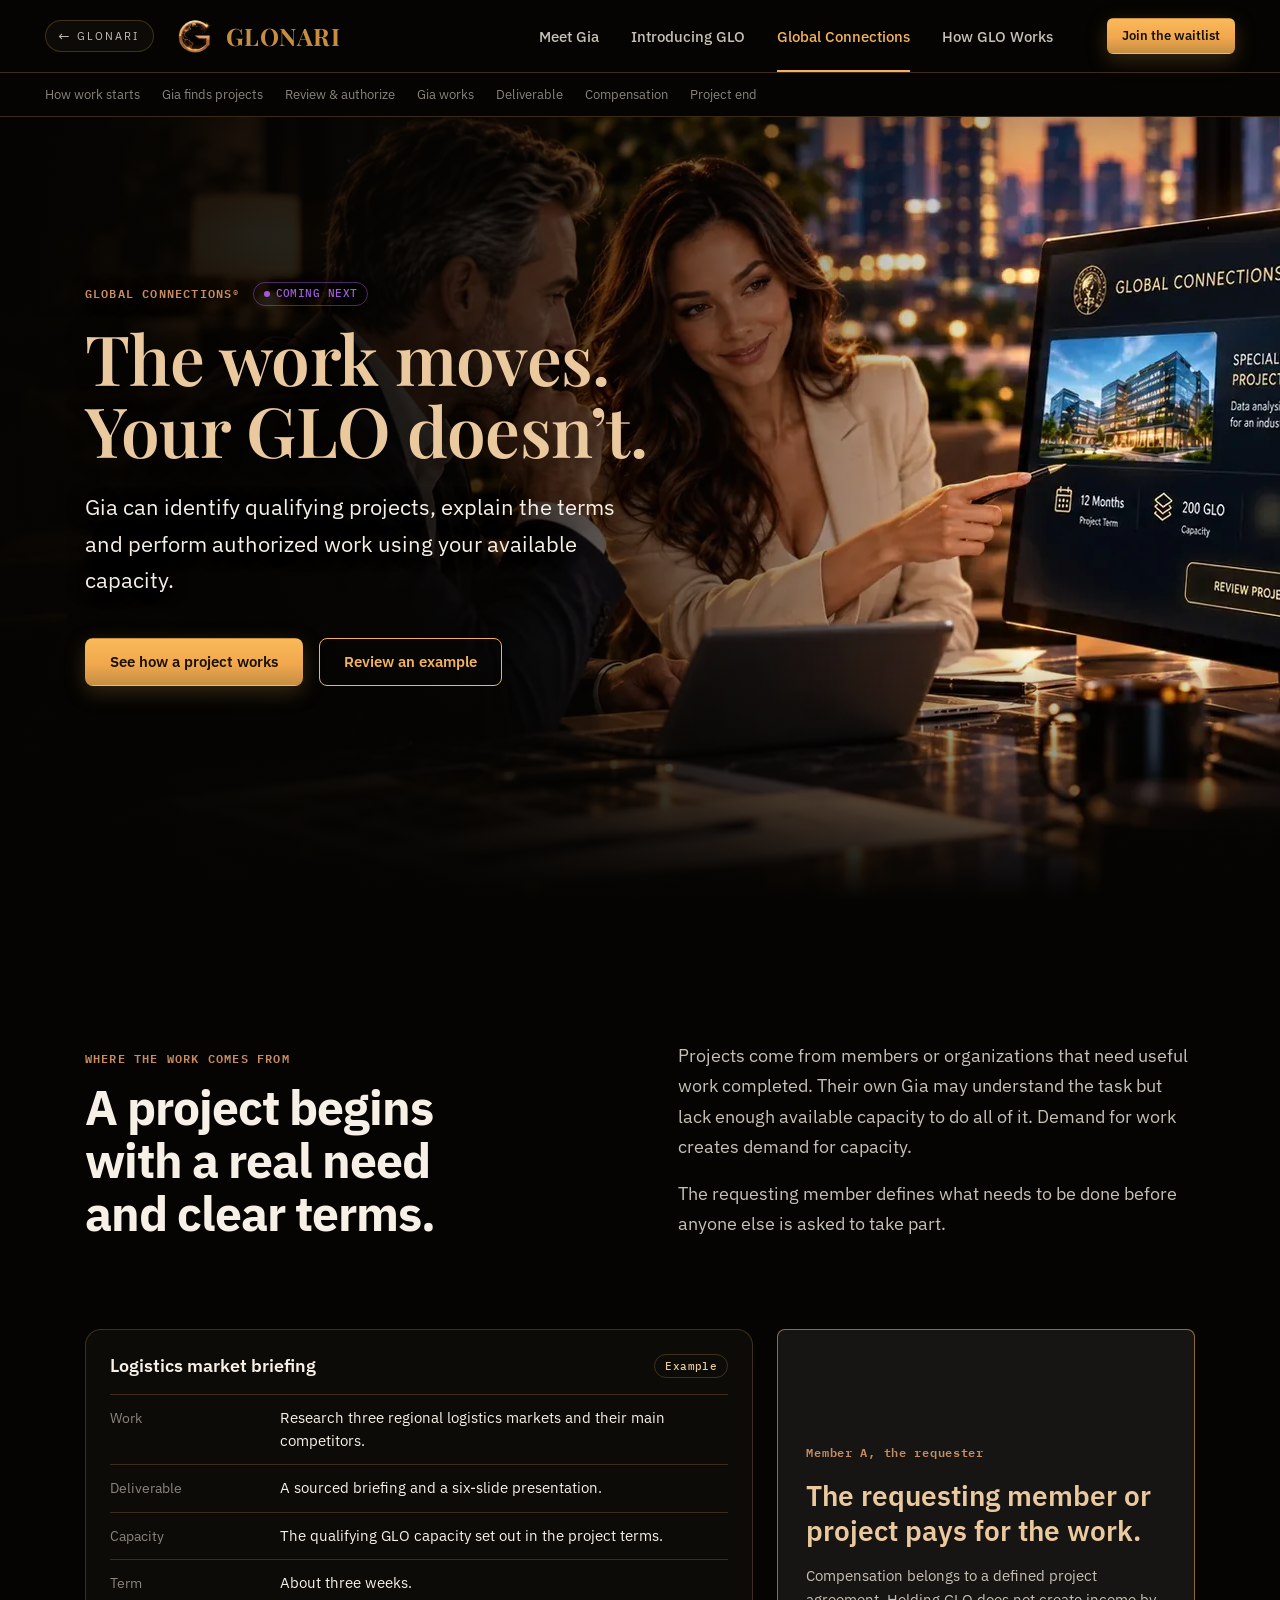
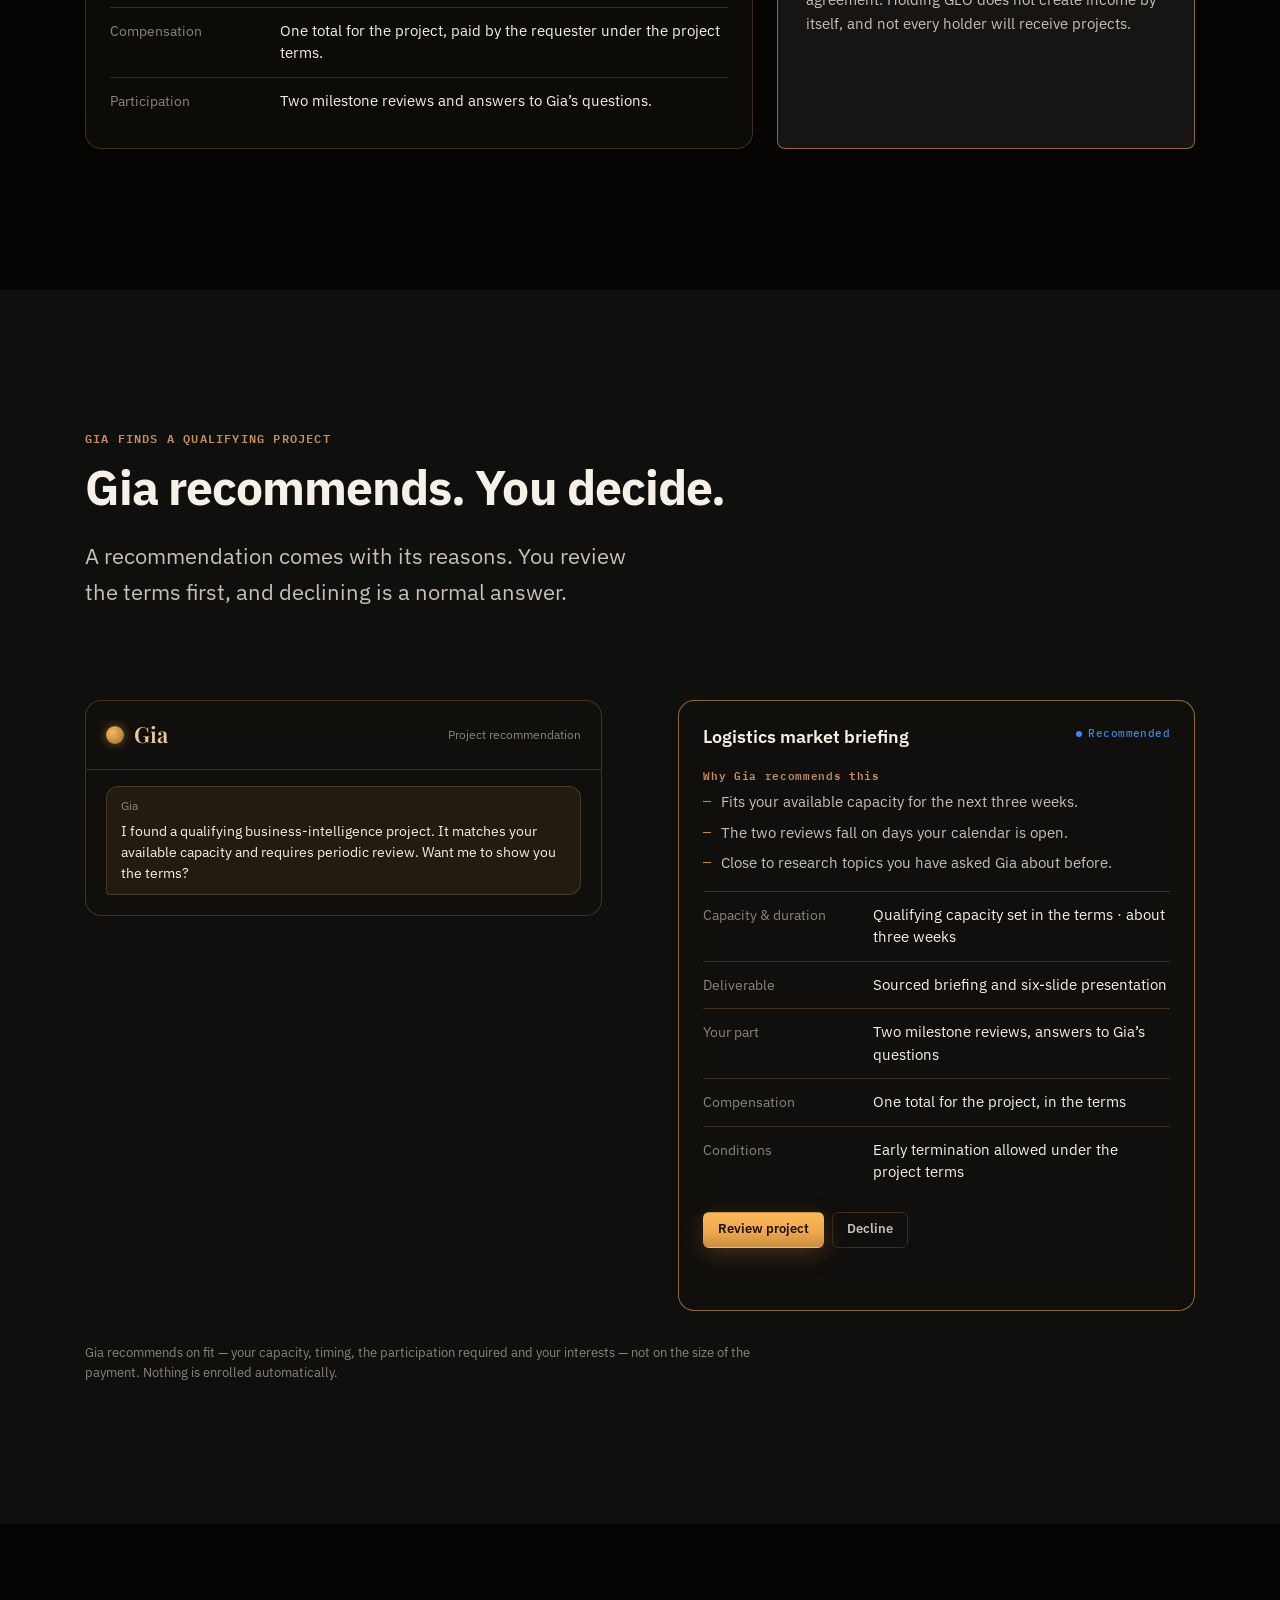
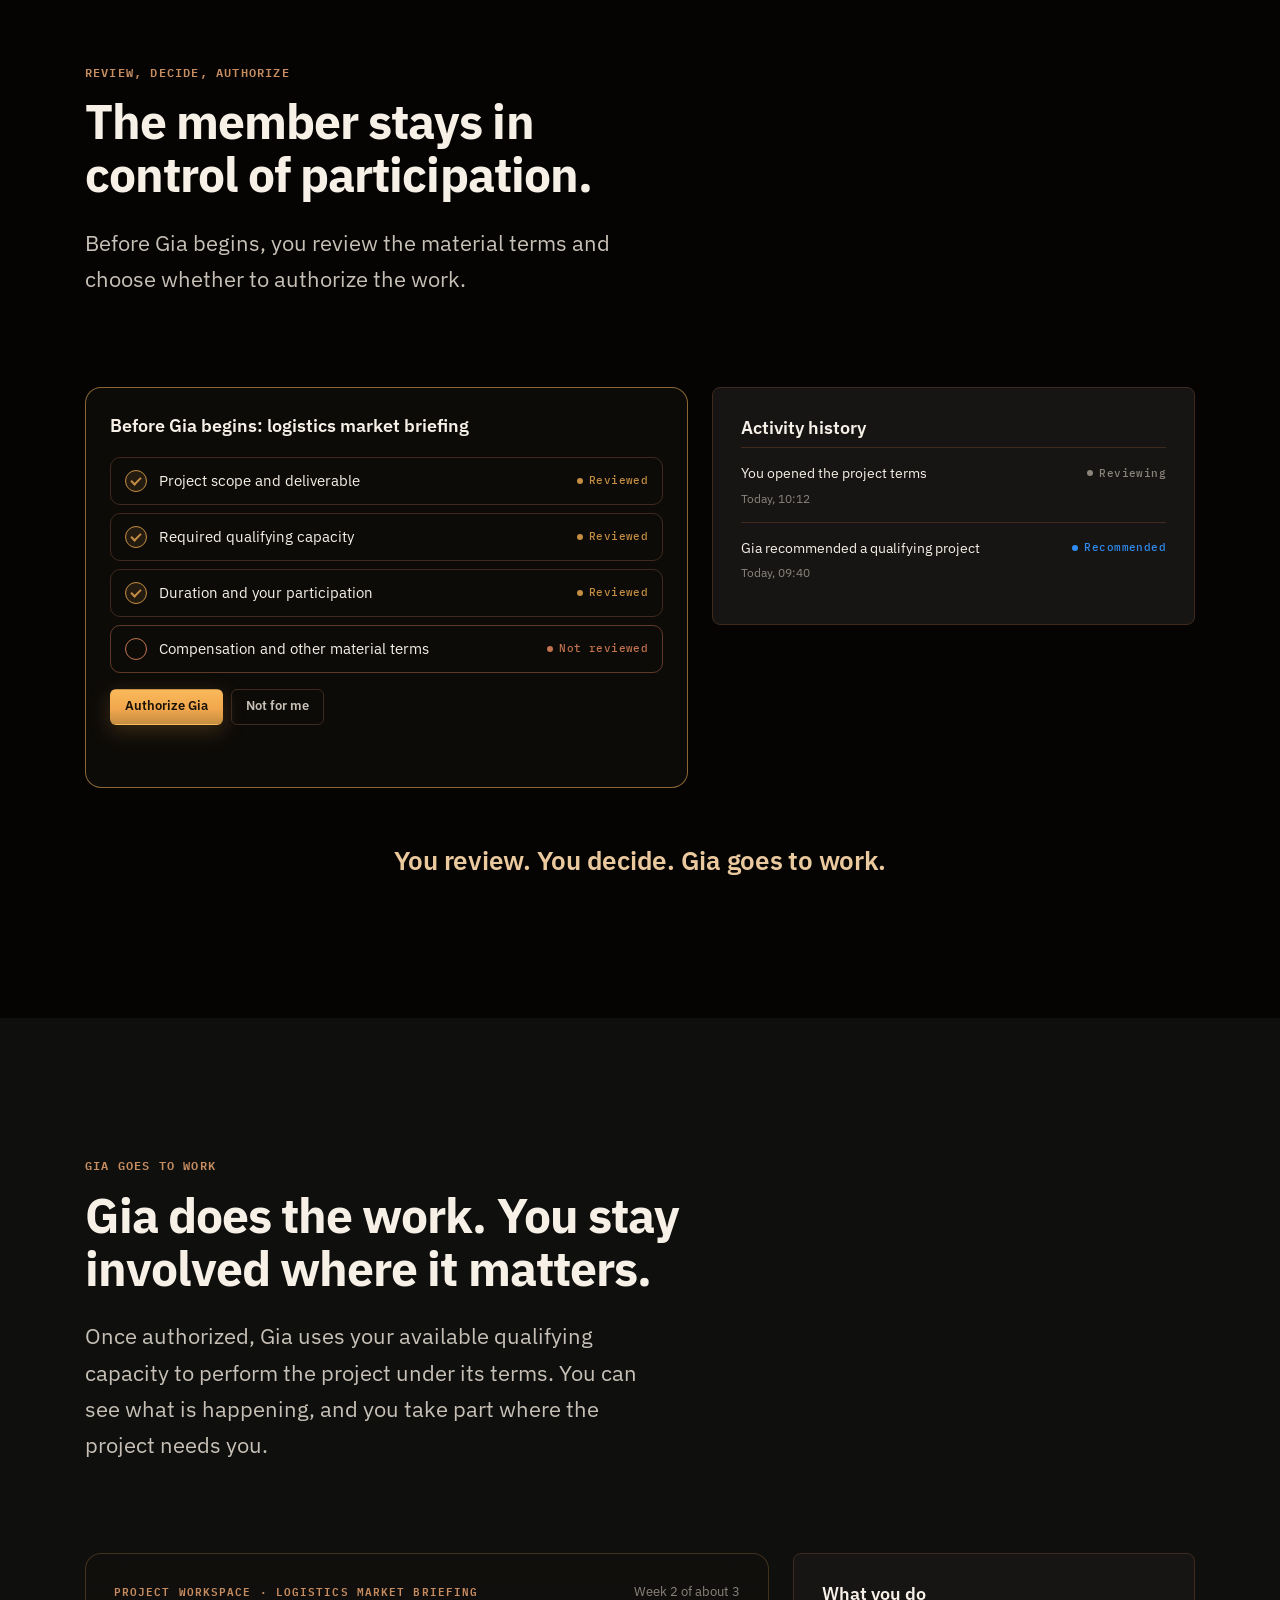
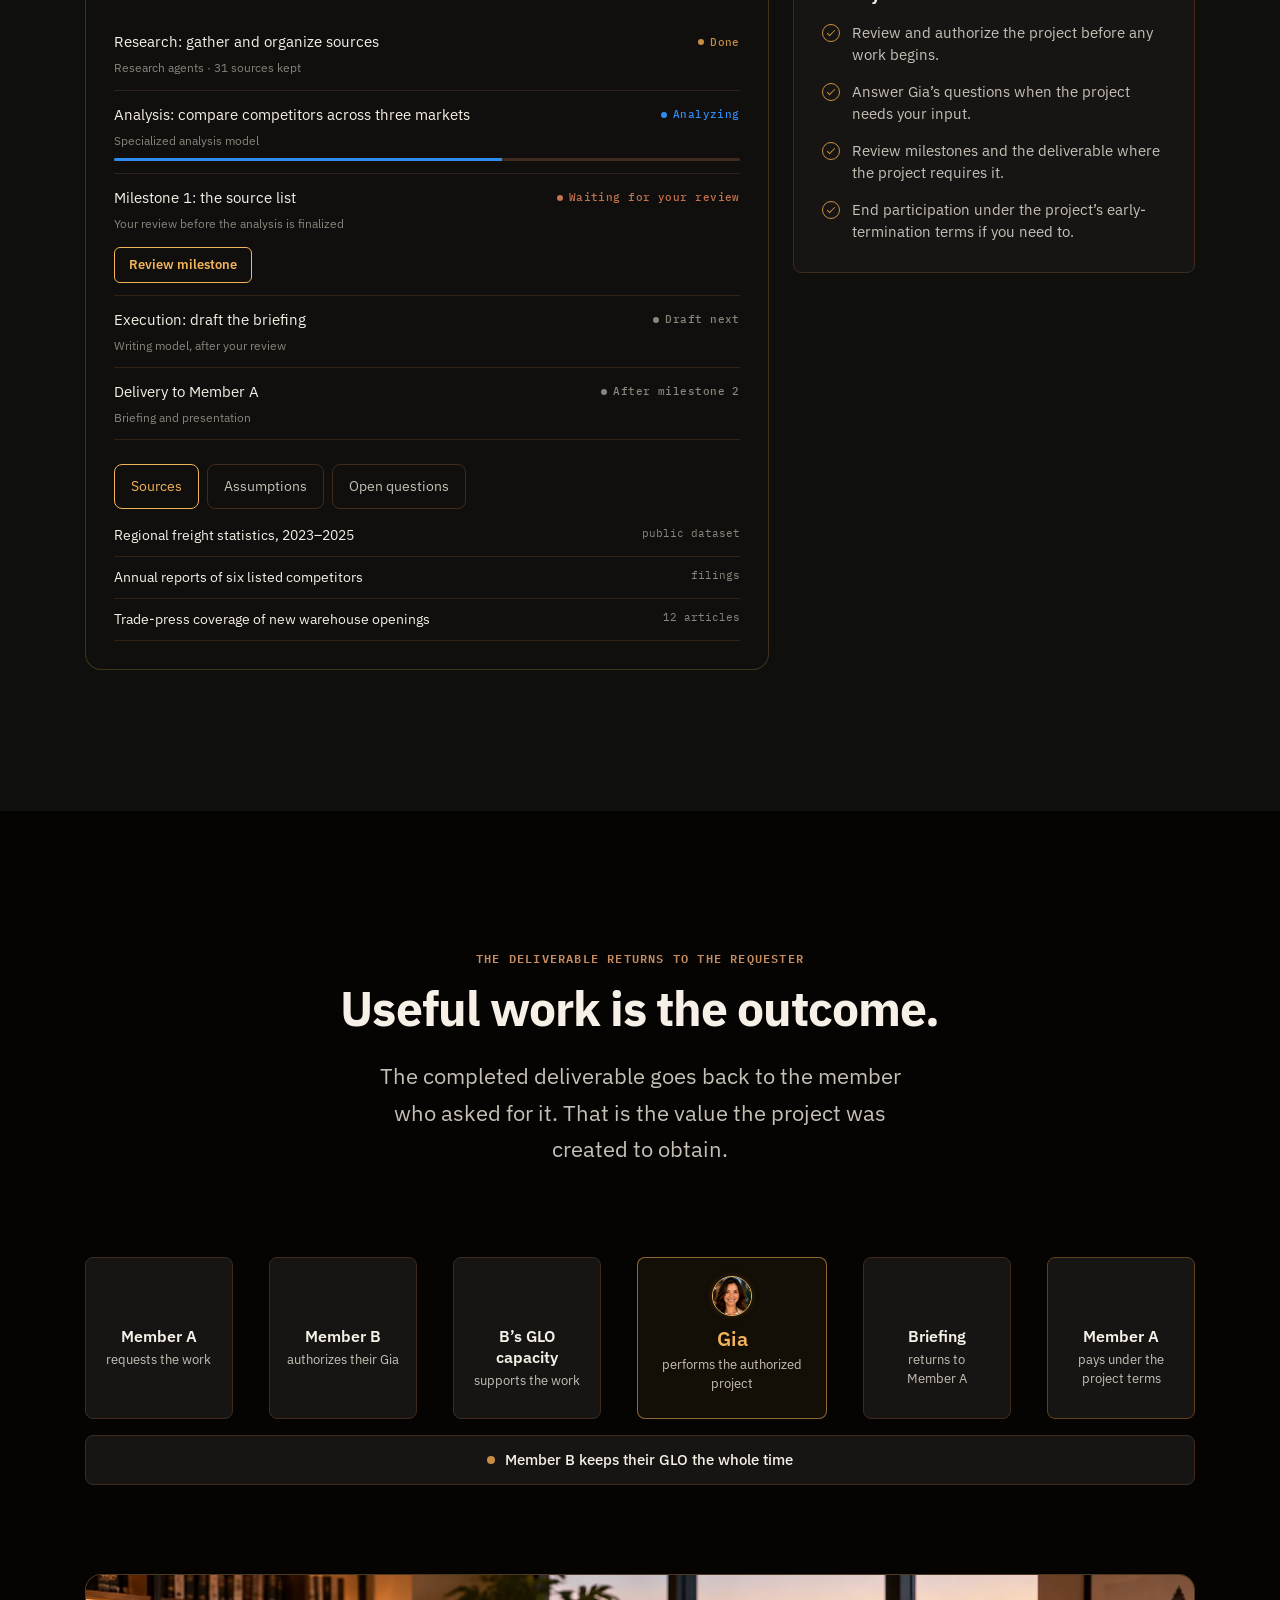
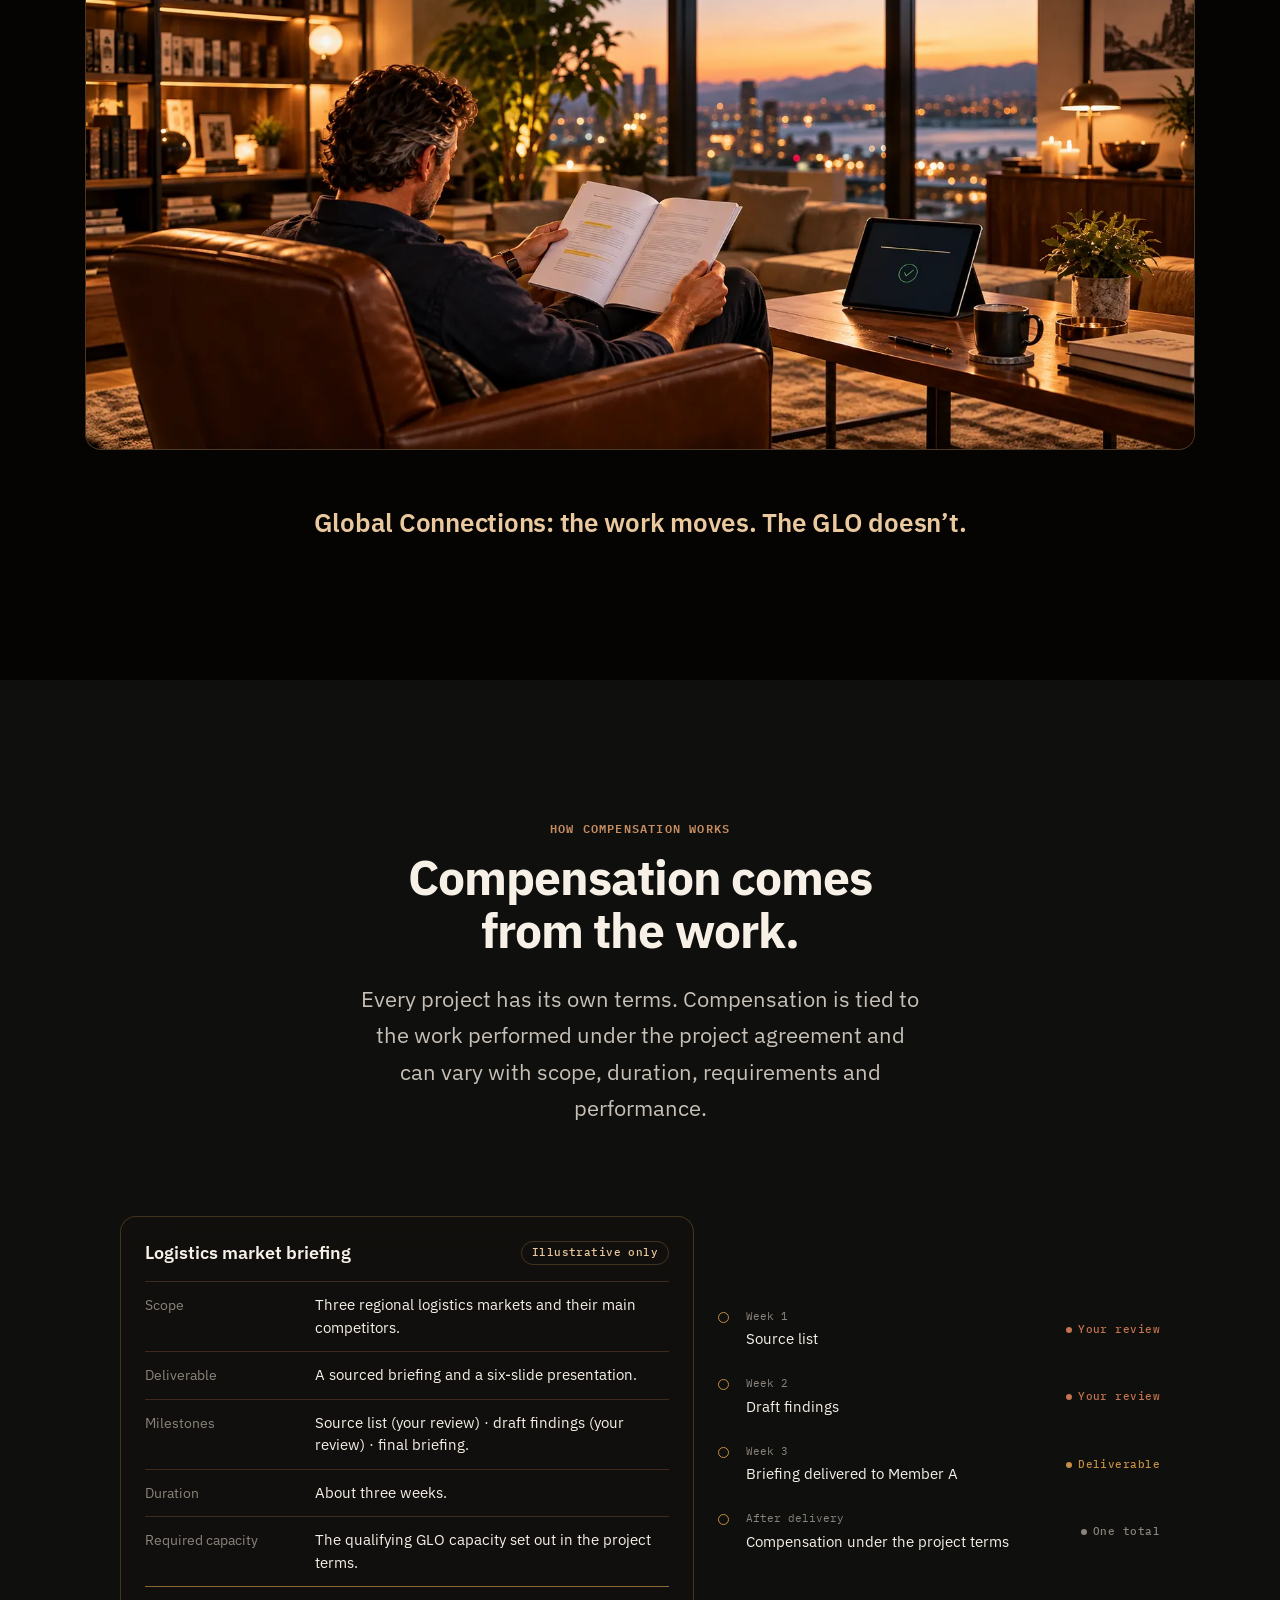
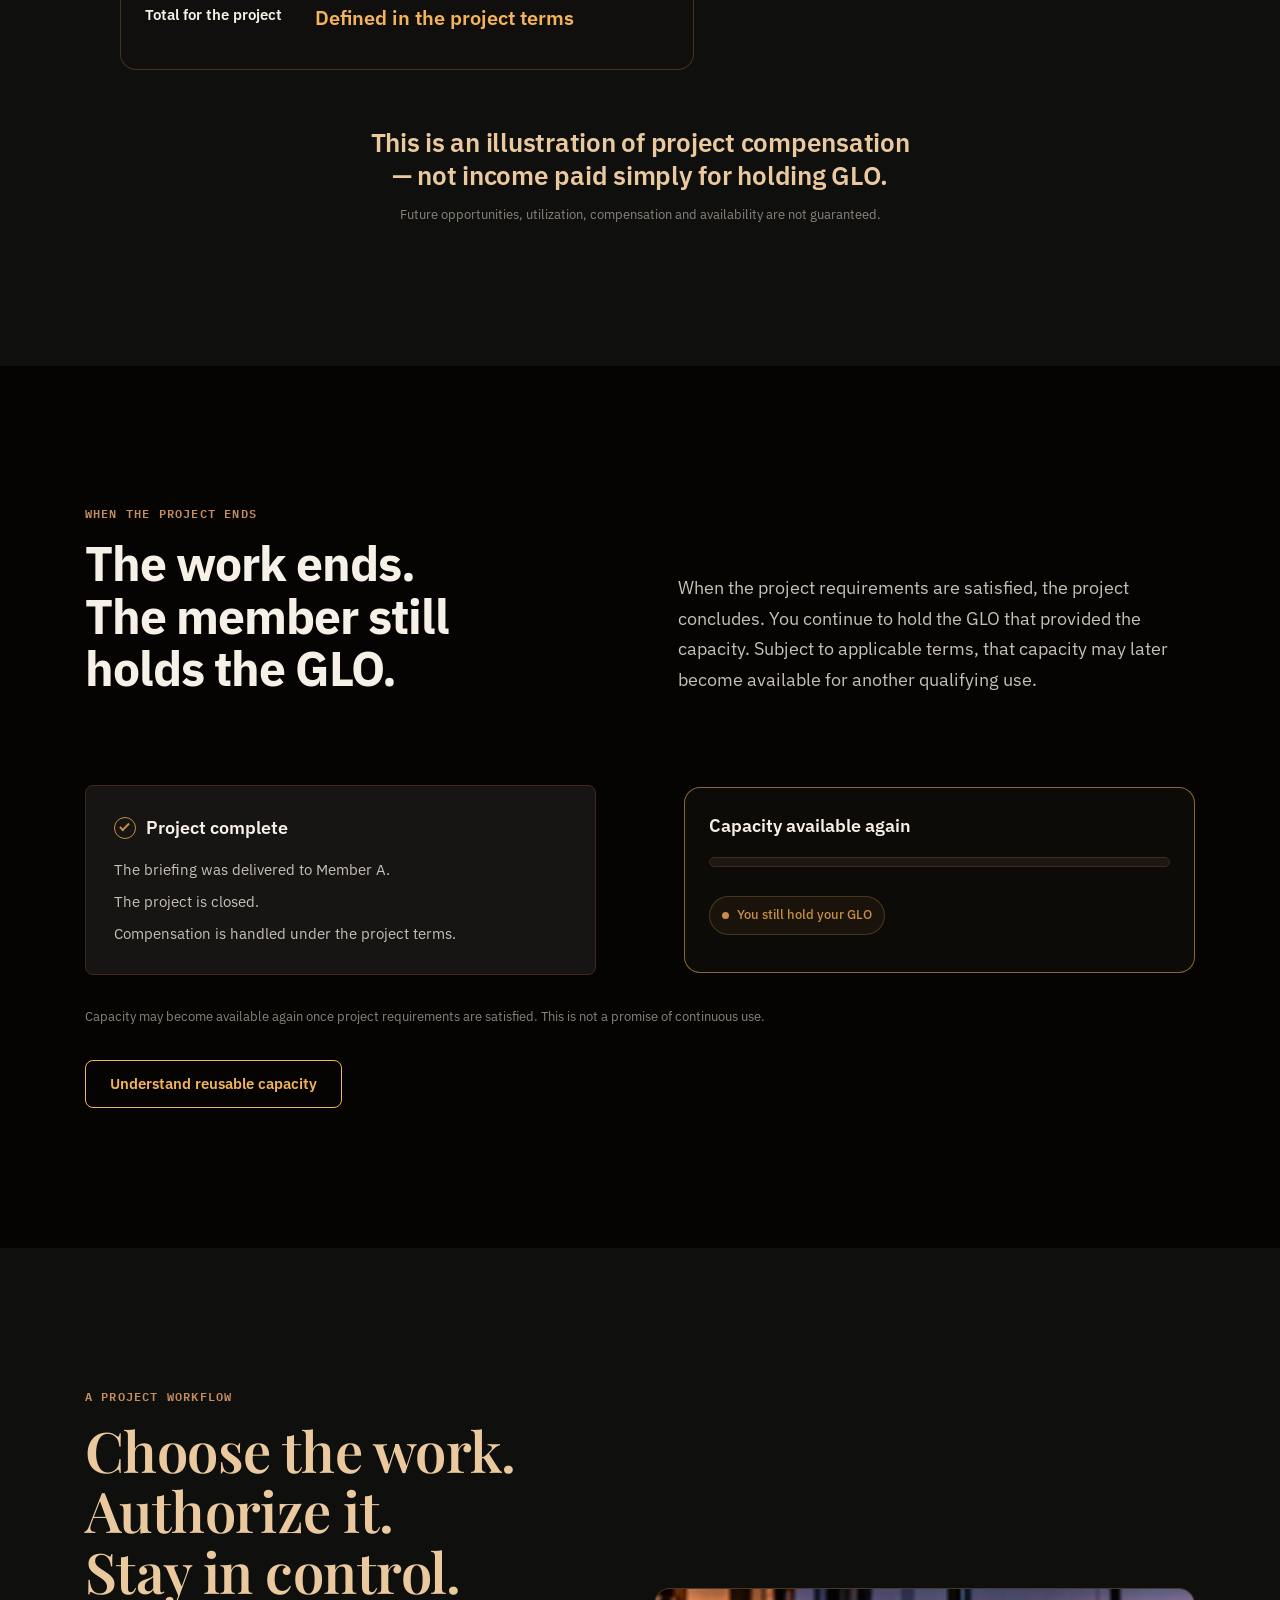
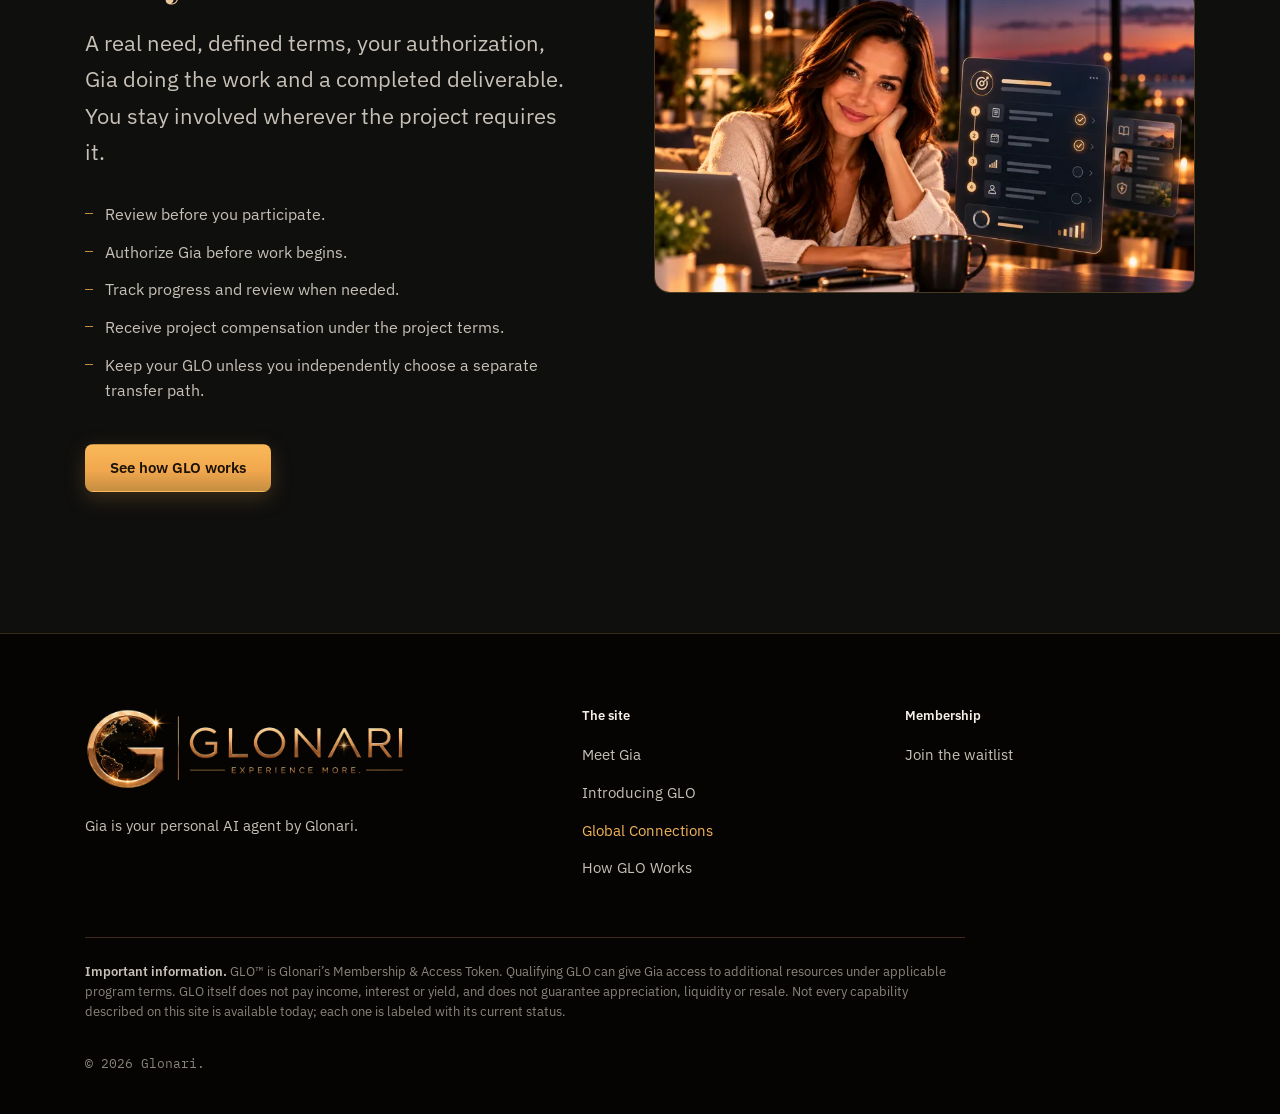
<file: meet-gia/global-connections.html>
<!DOCTYPE html>
<html lang="en">
<head>
<meta charset="utf-8">
<meta name="viewport" content="width=device-width, initial-scale=1, viewport-fit=cover">
<meta name="robots" content="noindex">
<title>Global Connections</title>
<meta name="description" content="Gia can identify qualifying projects, explain the terms and perform authorized work using your available capacity. The work moves; your GLO doesn’t.">
<link rel="preconnect" href="https://fonts.googleapis.com">
<link rel="preconnect" href="https://fonts.gstatic.com" crossorigin>
<link href="https://fonts.googleapis.com/css2?family=IBM+Plex+Mono:wght@500;600&amp;family=IBM+Plex+Sans:wght@400;500;600;700&amp;family=Playfair+Display:wght@500;600;700&amp;display=swap" rel="stylesheet">
<link rel="icon" href="assets/logo/favicon-32.png" sizes="32x32" type="image/png">
<link rel="apple-touch-icon" href="assets/logo/favicon-180.png">
<link rel="stylesheet" href="css/tokens.css">
<link rel="stylesheet" href="css/base.css">
<link rel="stylesheet" href="css/components.css">
<link rel="stylesheet" href="css/shell.css">
<link rel="stylesheet" href="css/pages/global-connections.css">
</head>
<body class="no-js" data-page="global-connections">
<a class="sr-only" href="#main">Skip to content</a>

<!-- shell:header -->
<header class="site-header">
  <div class="site-header__row">
    <a class="back-link" href="../index.html" aria-label="Back to Glonari"><span class="back-link__arrow" aria-hidden="true">&larr;</span><span class="back-link__label">Glonari</span></a>
    <a class="brand" href="index.html" aria-label="Glonari, Meet Gia">
      <img class="brand__mark" src="assets/logo/glonari-mark.webp" width="192" height="192" alt="">
      <span class="brand__name">Glonari</span>
    </a>
    <nav class="site-nav" aria-label="Site">
        <a href="index.html">Meet Gia</a>
        <a href="glo.html">Introducing GLO</a>
        <a href="global-connections.html" aria-current="page">Global Connections</a>
        <a href="how-glo-works.html">How GLO Works</a>
    </nav>
    <a class="btn btn--primary btn--sm header-cta" href="index.html#join">Join the waitlist</a>
    <button class="menu-toggle" type="button" aria-expanded="false" aria-controls="mobile-menu" aria-label="Open menu"><span></span></button>
  </div>
  <div class="subnav">
    <nav class="subnav__inner" aria-label="On this page">
        <a href="#work-starts">How work starts</a>
        <a href="#gia-finds">Gia finds projects</a>
        <a href="#authorize">Review &amp; authorize</a>
        <a href="#gia-works">Gia works</a>
        <a href="#deliverable">Deliverable</a>
        <a href="#compensation">Compensation</a>
        <a href="#project-end">Project end</a>
    </nav>
  </div>
  <div class="progress" aria-hidden="true"></div>
</header>
<div class="mobile-menu" id="mobile-menu">
  <nav aria-label="Site">
    <ul class="mm">
      <li class="mm__page"><a href="index.html">Meet Gia</a></li>
      <li class="mm__page"><a href="glo.html">Introducing GLO</a></li>
      <li class="mm__page is-current"><a href="global-connections.html" aria-current="page">Global Connections</a>
        <ul class="mm__sections" aria-label="On this page">
          <li><a href="#work-starts">How work starts</a></li>
          <li><a href="#gia-finds">Gia finds projects</a></li>
          <li><a href="#authorize">Review &amp; authorize</a></li>
          <li><a href="#gia-works">Gia works</a></li>
          <li><a href="#deliverable">Deliverable</a></li>
          <li><a href="#compensation">Compensation</a></li>
          <li><a href="#project-end">Project end</a></li>
        </ul>
      </li>
      <li class="mm__page"><a href="how-glo-works.html">How GLO Works</a></li>
    </ul>
  </nav>
  <a class="btn btn--primary" href="index.html#join">Join the waitlist</a>
</div>
<!-- /shell:header -->

<main id="main">

<!-- 01 HERO -->
<section class="page-hero" id="intro" aria-labelledby="intro-title">
  <div class="page-hero__media" style="--focus: 68% 45%">
    <picture>
      <source type="image/webp" srcset="assets/images/hero-gc-800.webp 800w, assets/images/hero-gc-1600.webp 1600w" sizes="100vw">
      <img src="assets/images/hero-gc-1600.jpg" srcset="assets/images/hero-gc-800.jpg 800w, assets/images/hero-gc-1600.jpg 1600w" sizes="100vw" width="1600" height="900" alt="" fetchpriority="high">
    </picture>
  </div>
  <div class="container">
    <div class="page-hero__text">
      <p class="eyebrow gc-eyebrow">Global Connections&reg; <span class="badge badge--next">Coming next</span></p>
      <h1 class="page-hero__title" id="intro-title">The work moves. Your GLO doesn&rsquo;t.</h1>
      <p class="lead">Gia can identify qualifying projects, explain the terms and perform authorized work using your available capacity.</p>
      <div class="btn-row btn-row--stack">
        <a class="btn btn--primary" href="#work-starts">See how a project works</a>
        <a class="btn btn--secondary" href="#compensation">Review an example</a>
      </div>
    </div>
  </div>
</section>

<!-- 02 WHERE THE WORK COMES FROM -->
<section class="section section--deep" id="work-starts" aria-labelledby="starts-title">
  <div class="container">
    <div class="split gc-intro">
      <header class="reveal">
        <p class="eyebrow">Where the work comes from</p>
        <h2 class="h2" id="starts-title">A project begins with a real need and clear terms.</h2>
      </header>
      <div class="gc-intro__body">
        <p class="body">Projects come from members or organizations that need useful work completed. Their own Gia may understand the task but lack enough available capacity to do all of it. Demand for work creates demand for capacity.</p>
        <p class="body">The requesting member defines what needs to be done before anyone else is asked to take part.</p>
      </div>
    </div>

    <div class="gc-define gap-major">
      <div class="glass terms" aria-label="Example project definition">
        <div class="terms__head"><p class="terms__title">Logistics market briefing</p><span class="badge badge--plain">Example</span></div>
        <dl class="terms__list">
          <div class="terms__row"><dt>Work</dt><dd>Research three regional logistics markets and their main competitors.</dd></div>
          <div class="terms__row"><dt>Deliverable</dt><dd>A sourced briefing and a six-slide presentation.</dd></div>
          <div class="terms__row"><dt>Capacity</dt><dd>The qualifying GLO capacity set out in the project terms.</dd></div>
          <div class="terms__row"><dt>Term</dt><dd>About three weeks.</dd></div>
          <div class="terms__row"><dt>Compensation</dt><dd>One total for the project, paid by the requester under the project terms.</dd></div>
          <div class="terms__row"><dt>Participation</dt><dd>Two milestone reviews and answers to Gia’s questions.</dd></div>
        </dl>
      </div>
      <aside class="card card--key gc-payer">
        <p class="gc-payer__who">Member&nbsp;A, the requester</p>
        <p class="gc-payer__line">The requesting member or project pays for the work.</p>
        <p class="small">Compensation belongs to a defined project agreement. Holding GLO does not create income by itself, and not every holder will receive projects.</p>
      </aside>
    </div>
  </div>
</section>

<!-- 03 GIA FINDS A QUALIFYING PROJECT -->
<section class="section" id="gia-finds" aria-labelledby="finds-title">
  <div class="container">
    <header class="reveal gc-head">
      <p class="eyebrow">Gia finds a qualifying project</p>
      <h2 class="h2" id="finds-title">Gia recommends. You decide.</h2>
      <p class="lead">A recommendation comes with its reasons. You review the terms first, and declining is a normal answer.</p>
    </header>

    <div class="split gc-rec gap-major">
      <div class="glass gc-rec__chat">
        <div class="gc-chat__head"><span class="gia-dot"></span><span class="gc-chat__name">Gia</span><span class="gc-chat__sub">Project recommendation</span></div>
        <div class="bubble bubble--gia"><span class="gia-tag">Gia</span>I found a qualifying business-intelligence project. It matches your available capacity and requires periodic review. Want me to show you the terms?</div>
      </div>

      <article class="glass is-active gc-card" id="gc-rec" aria-labelledby="rec-title">
        <div class="terms__head"><h3 class="terms__title" id="rec-title">Logistics market briefing</h3><span class="status status--working" id="gc-rec-state">Recommended</span></div>
        <div class="gc-card__why">
          <p class="gc-card__label">Why Gia recommends this</p>
          <ul class="gc-why">
            <li>Fits your available capacity for the next three weeks.</li>
            <li>The two reviews fall on days your calendar is open.</li>
            <li>Close to research topics you have asked Gia about before.</li>
          </ul>
        </div>
        <dl class="terms__list">
          <div class="terms__row"><dt>Capacity &amp; duration</dt><dd>Qualifying capacity set in the terms · about three weeks</dd></div>
          <div class="terms__row"><dt>Deliverable</dt><dd>Sourced briefing and six-slide presentation</dd></div>
          <div class="terms__row"><dt>Your part</dt><dd>Two milestone reviews, answers to Gia’s questions</dd></div>
          <div class="terms__row"><dt>Compensation</dt><dd>One total for the project, in the terms</dd></div>
          <div class="terms__row"><dt>Conditions</dt><dd>Early termination allowed under the project terms</dd></div>
        </dl>
        <div class="btn-row gc-card__actions" id="gc-rec-actions">
          <a class="btn btn--primary btn--sm" href="#authorize" data-rec="review">Review project</a>
          <button class="btn btn--ghost btn--sm" type="button" data-rec="decline">Decline</button>
        </div>
        <p class="gc-card__msg" id="gc-rec-msg" aria-live="polite"></p>
      </article>
    </div>
    <p class="caption gc-note">Gia recommends on fit — your capacity, timing, the participation required and your interests — not on the size of the payment. Nothing is enrolled automatically.</p>
  </div>
</section>

<!-- 04 REVIEW, DECIDE, AUTHORIZE -->
<section class="section section--deep" id="authorize" aria-labelledby="auth-title">
  <div class="container">
    <header class="reveal gc-head">
      <p class="eyebrow">Review, decide, authorize</p>
      <h2 class="h2" id="auth-title">The member stays in control of participation.</h2>
      <p class="lead">Before Gia begins, you review the material terms and choose whether to authorize the work.</p>
    </header>

    <div class="gc-auth gap-major">
      <div class="glass approval is-active" data-approval data-log="#gc-log" data-subject="the logistics market briefing">
        <p class="approval__title">Before Gia begins: logistics market briefing</p>
        <ul class="approval__list">
          <li class="approval__item"><label><input class="approval__check" type="checkbox" checked><span class="approval__label">Project scope and deliverable</span></label><span data-state></span></li>
          <li class="approval__item"><label><input class="approval__check" type="checkbox" checked><span class="approval__label">Required qualifying capacity</span></label><span data-state></span></li>
          <li class="approval__item"><label><input class="approval__check" type="checkbox" checked><span class="approval__label">Duration and your participation</span></label><span data-state></span></li>
          <li class="approval__item"><label><input class="approval__check" type="checkbox"><span class="approval__label">Compensation and other material terms</span></label><span data-state></span></li>
        </ul>
        <div class="approval__actions">
          <button class="btn btn--primary btn--sm" type="button" data-approval-authorize>Authorize Gia</button>
          <button class="btn btn--ghost btn--sm" type="button" data-approval-decline>Not for me</button>
        </div>
        <div class="approval__confirm" hidden>
          <p>Authorize Gia to start the logistics market briefing under these terms? Gia will bring questions and both milestones back to you.</p>
          <div class="btn-row" style="gap:8px">
            <button class="btn btn--primary btn--sm" type="button" data-approval-confirm>Confirm and authorize</button>
            <button class="btn btn--ghost btn--sm" type="button" data-approval-back>Go back</button>
          </div>
        </div>
        <p class="approval__msg" aria-live="polite"></p>
        <button class="btn btn--ghost btn--sm" type="button" data-approval-reset hidden>Start over</button>
      </div>

      <div class="card gc-history">
        <h3 class="h4">Activity history</h3>
        <ul class="log" id="gc-log">
          <li>You opened the project terms<small>Today, 10:12</small><span class="status status--muted">Reviewing</span></li>
          <li>Gia recommended a qualifying project<small>Today, 09:40</small><span class="status status--working">Recommended</span></li>
        </ul>
      </div>
    </div>
    <p class="principle principle--center gc-principle" data-shine>You review. You decide. Gia goes to work.</p>
  </div>
</section>

<!-- 05 GIA GOES TO WORK -->
<section class="section" id="gia-works" aria-labelledby="works-title">
  <div class="container">
    <header class="reveal gc-head">
      <p class="eyebrow">Gia goes to work</p>
      <h2 class="h2" id="works-title">Gia does the work. You stay involved where it matters.</h2>
      <p class="lead">Once authorized, Gia uses your available qualifying capacity to perform the project under its terms. You can see what is happening, and you take part where the project needs you.</p>
    </header>

    <div class="gc-work gap-major">
      <div class="glass ws__pane gc-ws" aria-label="Example project workspace">
        <div class="gc-ws__top"><p class="ws__label">Project workspace · Logistics market briefing</p><span class="caption">Week 2 of about 3</span></div>
        <ul class="tasks">
          <li>Research: gather and organize sources<small>Research agents · 31 sources kept</small><span class="status status--ready">Done</span></li>
          <li>Analysis: compare competitors across three markets<small>Specialized analysis model</small><span class="status status--working">Analyzing</span><span class="bar"><i></i></span></li>
          <li id="gc-milestone">Milestone 1: the source list<small>Your review before the analysis is finalized</small><span class="status status--review">Waiting for your review</span><button class="btn btn--secondary btn--sm gc-ms-btn" type="button" data-milestone>Review milestone</button></li>
          <li>Execution: draft the briefing<small>Writing model, after your review</small><span class="status status--muted">Draft next</span></li>
          <li>Delivery to Member&nbsp;A<small>Briefing and presentation</small><span class="status status--muted">After milestone 2</span></li>
        </ul>
        <div class="gc-inspect">
          <div class="tabs gc-tabs" role="tablist" aria-label="Inspect the work">
            <button class="tab" role="tab" id="gct-src" aria-controls="gcp-src" aria-selected="true">Sources</button>
            <button class="tab" role="tab" id="gct-asm" aria-controls="gcp-asm" aria-selected="false" tabindex="-1">Assumptions</button>
            <button class="tab" role="tab" id="gct-q" aria-controls="gcp-q" aria-selected="false" tabindex="-1">Open questions</button>
          </div>
          <div class="gc-panel" role="tabpanel" id="gcp-src" aria-labelledby="gct-src">
            <ul class="gc-list"><li>Regional freight statistics, 2023–2025 <span>public dataset</span></li><li>Annual reports of six listed competitors <span>filings</span></li><li>Trade-press coverage of new warehouse openings <span>12 articles</span></li></ul>
          </div>
          <div class="gc-panel" role="tabpanel" id="gcp-asm" aria-labelledby="gct-asm" hidden>
            <ul class="gc-list"><li>Private competitors are compared on public information only.</li><li>Market size uses the more conservative of two estimates.</li></ul>
          </div>
          <div class="gc-panel" role="tabpanel" id="gcp-q" aria-labelledby="gct-q" hidden>
            <ul class="gc-list"><li>Should the briefing include cross-border routes? <span>for you</span></li><li>Which of the three markets should lead the presentation? <span>for you</span></li></ul>
          </div>
        </div>
      </div>

      <aside class="card gc-role" aria-labelledby="role-title">
        <h3 class="h4" id="role-title">What you do</h3>
        <ul class="gc-role__list">
          <li>Review and authorize the project before any work begins.</li>
          <li>Answer Gia’s questions when the project needs your input.</li>
          <li>Review milestones and the deliverable where the project requires it.</li>
          <li>End participation under the project’s early-termination terms if you need to.</li>
        </ul>
      </aside>
    </div>
  </div>
</section>

<!-- 06 THE DELIVERABLE RETURNS TO THE REQUESTER -->
<section class="section section--deep" id="deliverable" aria-labelledby="deliv-title">
  <div class="container">
    <header class="head--center reveal">
      <p class="eyebrow">The deliverable returns to the requester</p>
      <h2 class="h2" id="deliv-title">Useful work is the outcome.</h2>
      <p class="lead">The completed deliverable goes back to the member who asked for it. That is the value the project was created to obtain.</p>
    </header>
    <ol class="flow gap-major" data-draw>
      <li class="flow__node"><svg class="flow__icon" width="24" height="24" viewBox="0 0 24 24" fill="none" stroke="currentColor" stroke-width="1.5" stroke-linecap="round" stroke-linejoin="round" aria-hidden="true" focusable="false"><circle cx="12" cy="8" r="3.5" vector-effect="non-scaling-stroke"/><path d="M5 20c0-3.9 3.1-7 7-7s7 3.1 7 7" vector-effect="non-scaling-stroke"/></svg><span class="flow__title">Member&nbsp;A</span><span class="flow__sub">requests the work</span></li>
      <li class="flow__node"><svg class="flow__icon" width="24" height="24" viewBox="0 0 24 24" fill="none" stroke="currentColor" stroke-width="1.5" stroke-linecap="round" stroke-linejoin="round" aria-hidden="true" focusable="false"><circle cx="12" cy="8" r="3.5" vector-effect="non-scaling-stroke"/><path d="M5 20c0-3.9 3.1-7 7-7s7 3.1 7 7" vector-effect="non-scaling-stroke"/></svg><span class="flow__title">Member&nbsp;B</span><span class="flow__sub">authorizes their Gia</span></li>
      <li class="flow__node"><svg class="flow__icon" width="24" height="24" viewBox="0 0 24 24" fill="none" stroke="currentColor" stroke-width="1.5" stroke-linecap="round" stroke-linejoin="round" aria-hidden="true" focusable="false"><circle cx="12" cy="12" r="4" vector-effect="non-scaling-stroke"/><path d="M20 12A8 8 0 1 1 12 4" vector-effect="non-scaling-stroke"/></svg><span class="flow__title">B’s GLO capacity</span><span class="flow__sub">supports the work</span></li>
      <li class="flow__node is-key"><div class="flow__icon flow__icon--gia" aria-hidden="true"><div class="gia-core"><div class="gia-core__photo"><picture><source srcset="assets/images/gia.webp" type="image/webp"><img src="assets/images/gia.png" alt="" width="400" height="400" loading="lazy" decoding="async"></picture></div></div></div><span class="flow__title">Gia</span><span class="flow__sub">performs the authorized project</span></li>
      <li class="flow__node"><svg class="flow__icon" width="24" height="24" viewBox="0 0 24 24" fill="none" stroke="currentColor" stroke-width="1.5" stroke-linecap="round" stroke-linejoin="round" aria-hidden="true" focusable="false"><rect x="6" y="4" width="12" height="16" rx="2" vector-effect="non-scaling-stroke"/><path d="M9 8.5H15" vector-effect="non-scaling-stroke"/><path d="M9 12H15" vector-effect="non-scaling-stroke"/><path d="M10 15.5l1.5 1.5 3-3" vector-effect="non-scaling-stroke"/></svg><span class="flow__title">Briefing</span><span class="flow__sub">returns to Member&nbsp;A</span></li>
      <li class="flow__node is-end"><svg class="flow__icon" width="24" height="24" viewBox="0 0 24 24" fill="none" stroke="currentColor" stroke-width="1.5" stroke-linecap="round" stroke-linejoin="round" aria-hidden="true" focusable="false"><circle cx="12" cy="8" r="3.5" vector-effect="non-scaling-stroke"/><path d="M5 20c0-3.9 3.1-7 7-7s7 3.1 7 7" vector-effect="non-scaling-stroke"/></svg><span class="flow__title">Member&nbsp;A</span><span class="flow__sub">pays under the project terms</span></li>
    </ol>
    <p class="flow-keep">Member&nbsp;B keeps their GLO the whole time</p>
    <figure class="media-frame media-frame--wide gap-major" style="--focus: 20% 50%">
      <div class="media-frame__box" data-parallax>
        <picture>
          <source type="image/webp" srcset="assets/images/gc-deliverable-800.webp 800w, assets/images/gc-deliverable-1600.webp 1600w" sizes="(max-width: 1200px) 100vw, 1200px">
          <img src="assets/images/gc-deliverable-1600.jpg" srcset="assets/images/gc-deliverable-800.jpg 800w, assets/images/gc-deliverable-1600.jpg 1600w" sizes="(max-width: 1200px) 100vw, 1200px" width="1600" height="686" loading="lazy" decoding="async" alt="A man in an armchair reading the finished briefing, a tablet beside him showing the task complete">
        </picture>
      </div>
    </figure>
    <p class="principle principle--center gc-principle" data-shine>Global Connections: the work moves. The GLO doesn’t.</p>
  </div>
</section>

<!-- 07 HOW COMPENSATION WORKS -->
<section class="section" id="compensation" aria-labelledby="comp-title">
  <div class="container">
    <header class="head--center reveal">
      <p class="eyebrow">How compensation works</p>
      <h2 class="h2" id="comp-title">Compensation comes from the work.</h2>
      <p class="lead">Every project has its own terms. Compensation is tied to the work performed under the project agreement and can vary with scope, duration, requirements and performance.</p>
    </header>

    <div class="gc-comp gap-major">
      <div class="glass terms">
        <div class="terms__head"><p class="terms__title">Logistics market briefing</p><span class="badge badge--plain">Illustrative only</span></div>
        <dl class="terms__list">
          <div class="terms__row"><dt>Scope</dt><dd>Three regional logistics markets and their main competitors.</dd></div>
          <div class="terms__row"><dt>Deliverable</dt><dd>A sourced briefing and a six-slide presentation.</dd></div>
          <div class="terms__row"><dt>Milestones</dt><dd>Source list (your review) · draft findings (your review) · final briefing.</dd></div>
          <div class="terms__row"><dt>Duration</dt><dd>About three weeks.</dd></div>
          <div class="terms__row"><dt>Required capacity</dt><dd>The qualifying GLO capacity set out in the project terms.</dd></div>
          <div class="terms__row terms__row--total"><dt>Total for the project</dt><dd>Defined in the project terms</dd></div>
        </dl>
      </div>
      <ol class="gc-timeline" aria-label="Project timeline" data-draw>
        <li><span class="gc-timeline__when">Week 1</span><span class="gc-timeline__what">Source list</span><span class="status status--review">Your review</span></li>
        <li><span class="gc-timeline__when">Week 2</span><span class="gc-timeline__what">Draft findings</span><span class="status status--review">Your review</span></li>
        <li><span class="gc-timeline__when">Week 3</span><span class="gc-timeline__what">Briefing delivered to Member&nbsp;A</span><span class="status status--ready">Deliverable</span></li>
        <li><span class="gc-timeline__when">After delivery</span><span class="gc-timeline__what">Compensation under the project terms</span><span class="status status--muted">One total</span></li>
      </ol>
    </div>
    <div class="gc-comp-notes">
      <p class="principle principle--center">This is an illustration of project compensation — not income paid simply for holding GLO.</p>
      <p class="caption">Future opportunities, utilization, compensation and availability are not guaranteed.</p>
    </div>
  </div>
</section>

<!-- 08 WHEN THE PROJECT ENDS -->
<section class="section section--deep" id="project-end" aria-labelledby="end-title">
  <div class="container">
    <div class="split gc-end-head">
      <header class="reveal">
        <p class="eyebrow">When the project ends</p>
        <h2 class="h2" id="end-title">The work ends. The member still holds the GLO.</h2>
      </header>
      <p class="body">When the project requirements are satisfied, the project concludes. You continue to hold the GLO that provided the capacity. Subject to applicable terms, that capacity may later become available for another qualifying use.</p>
    </div>

    <div class="gc-end gap-major" data-draw>
      <div class="card gc-end__done">
        <p class="gc-end__state"><span class="gc-check" aria-hidden="true"></span>Project complete</p>
        <ul class="gc-end__list">
          <li>The briefing was delivered to Member&nbsp;A.</li>
          <li>The project is closed.</li>
          <li>Compensation is handled under the project terms.</li>
        </ul>
      </div>
      <span class="gc-end__arrow" aria-hidden="true"></span>
      <div class="glass is-active gc-end__cap">
        <p class="gc-end__state">Capacity available again</p>
        <div class="gc-cap" role="img" aria-label="Your available capacity is back to its full level"><i></i></div>
        <p class="owner owner--keep">You still hold your GLO</p>
      </div>
    </div>
    <p class="caption gc-note gc-note--left">Capacity may become available again once project requirements are satisfied. This is not a promise of continuous use.</p>
    <div class="btn-row gc-cta"><a class="btn btn--secondary" href="how-glo-works.html#reusable-capacity">Understand reusable capacity</a></div>
  </div>
</section>

<!-- 09 FINAL CTA -->
<section class="section" id="final" aria-labelledby="final-title">
  <div class="container final">
    <div>
      <p class="eyebrow">A project workflow</p>
      <h2 class="final__h" id="final-title">Choose the work. Authorize it. Stay in control.</h2>
      <p class="lead">A real need, defined terms, your authorization, Gia doing the work and a completed deliverable. You stay involved wherever the project requires it.</p>
      <ul class="uses">
        <li>Review before you participate.</li>
        <li>Authorize Gia before work begins.</li>
        <li>Track progress and review when needed.</li>
        <li>Receive project compensation under the project terms.</li>
        <li>Keep your GLO unless you independently choose a separate transfer path.</li>
      </ul>
      <div class="btn-row btn-row--stack gc-final-actions">
        <a class="btn btn--primary" href="how-glo-works.html">See how GLO works</a>
        <a class="btn btn--secondary" href="membership.html" hidden>Learn about membership</a>
      </div>
    </div>
    <figure class="media-frame" style="--ratio: 16 / 9">
      <div class="media-frame__box" data-parallax>
        <picture>
          <source type="image/webp" srcset="assets/images/gc-hero-workspace-800.webp 800w, assets/images/gc-hero-workspace-1600.webp 1600w" sizes="(max-width: 960px) 100vw, 560px">
          <img src="assets/images/gc-hero-workspace-1600.jpg" srcset="assets/images/gc-hero-workspace-800.jpg 800w, assets/images/gc-hero-workspace-1600.jpg 1600w" sizes="(max-width: 960px) 100vw, 560px" width="1600" height="900" loading="lazy" decoding="async" alt="Gia smiling beside a project workspace panel showing completed steps">
        </picture>
      </div>
    </figure>
  </div>
</section>

</main>

<!-- shell:footer -->
<footer class="site-footer">
  <div class="container">
    <div class="footer__top" style="--footer-cols: 2">
      <div class="footer__brand">
        <a class="footer-logo" href="index.html" aria-label="Glonari, Meet Gia">
          <picture>
            <source media="(max-width: 768px)" srcset="assets/logo/glonari-lockup-stacked.webp" width="760" height="359">
            <img src="assets/logo/glonari-lockup-horizontal.webp" width="840" height="222" alt="Glonari. Experience more.">
          </picture>
        </a>
        <p class="small footer__about">Gia is your personal AI agent by Glonari.</p>
      </div>
      <nav class="footer__col" aria-label="Footer: site">
        <p class="footer__head">The site</p>
        <ul>
          <li><a href="index.html">Meet Gia</a></li>
          <li><a href="glo.html">Introducing GLO</a></li>
          <li><a href="global-connections.html" aria-current="page">Global Connections</a></li>
          <li><a href="how-glo-works.html">How GLO Works</a></li>
        </ul>
      </nav>
      <div class="footer__col">
        <p class="footer__head">Membership</p>
        <ul>
          <li><a href="index.html#join">Join the waitlist</a></li>
        </ul>
      </div>
    </div>
    <div class="footer__info">
      <p class="caption"><strong>Important information.</strong> GLO&trade; is Glonari&rsquo;s Membership &amp; Access Token. Qualifying GLO can give Gia access to additional resources under applicable program terms. GLO itself does not pay income, interest or yield, and does not guarantee appreciation, liquidity or resale. Not every capability described on this site is available today; each one is labeled with its current status.</p>
    </div>
    <p class="caption mono footer__legal">© 2026 Glonari.</p>
  </div>
</footer>
<!-- /shell:footer -->

<script src="js/site.js"></script>
<script src="js/components.js"></script>
<script src="js/pages/global-connections.js"></script>
</body>
</html>
</file>
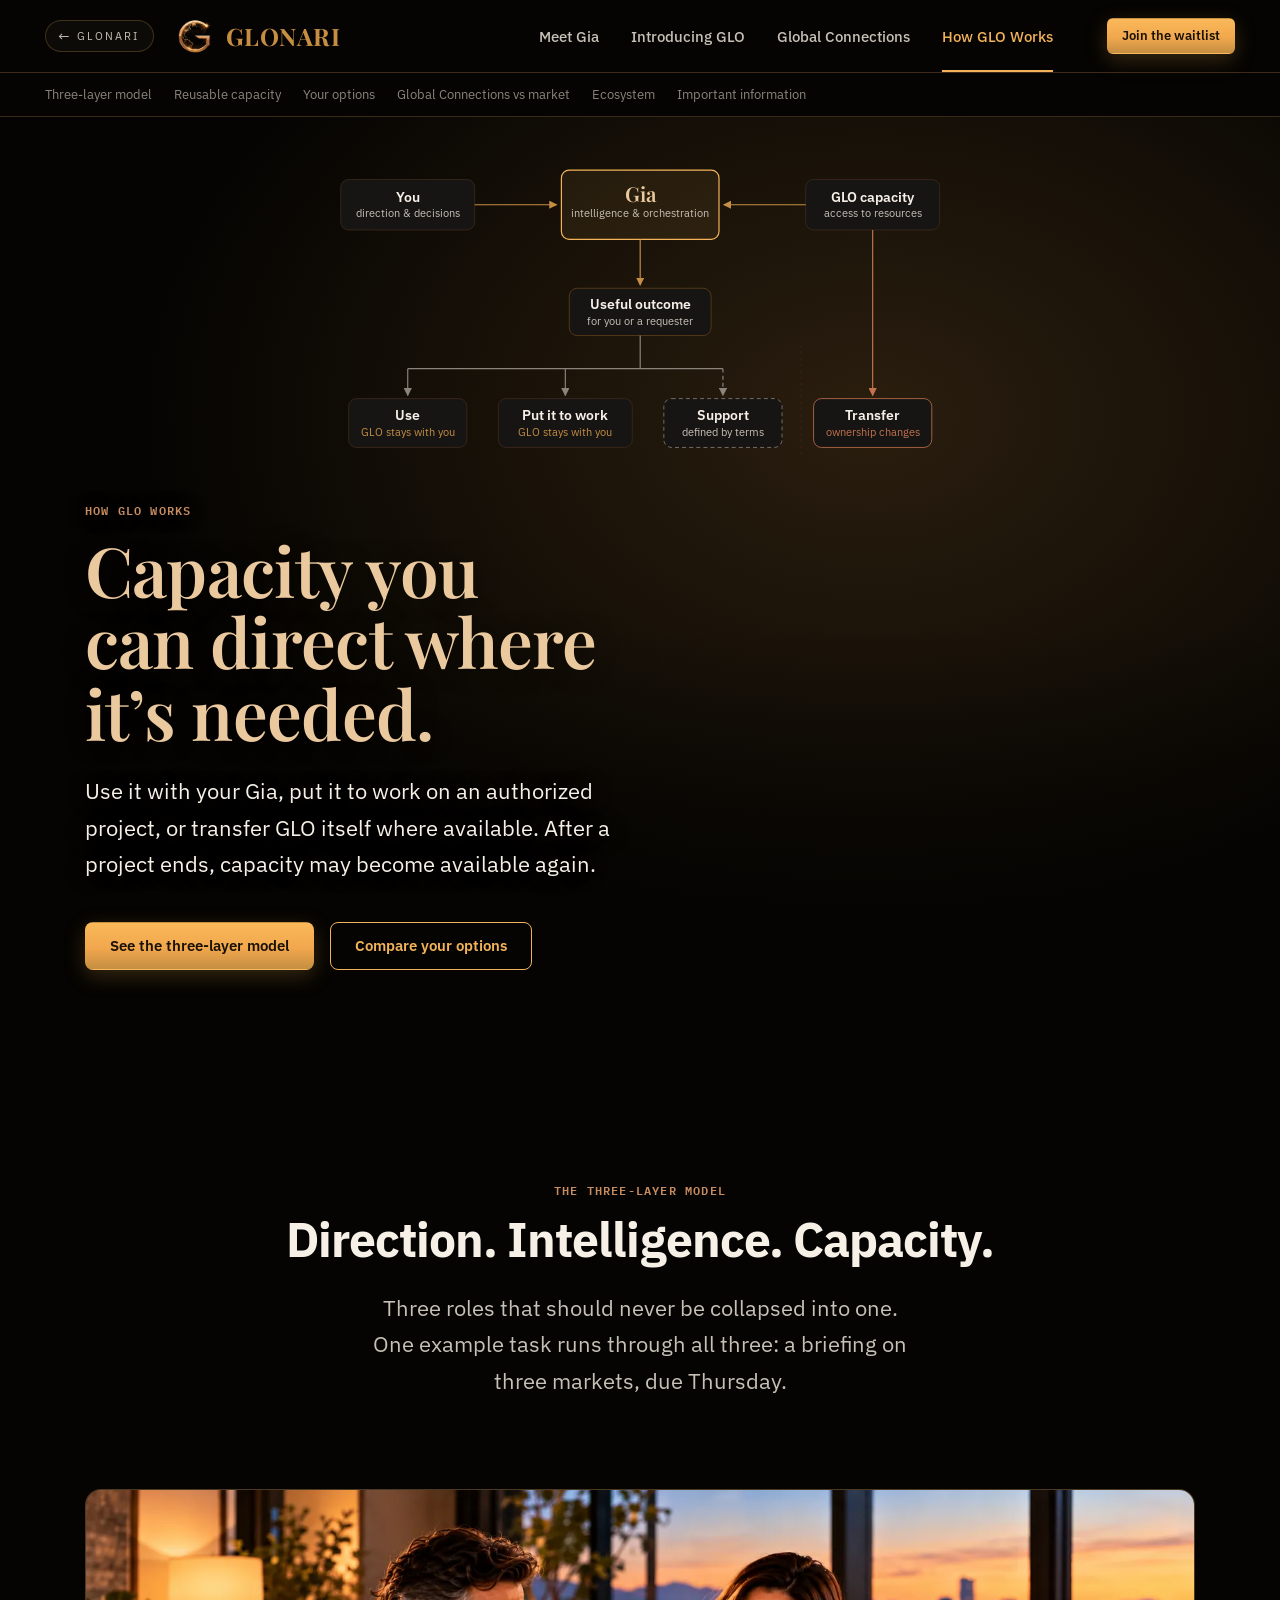
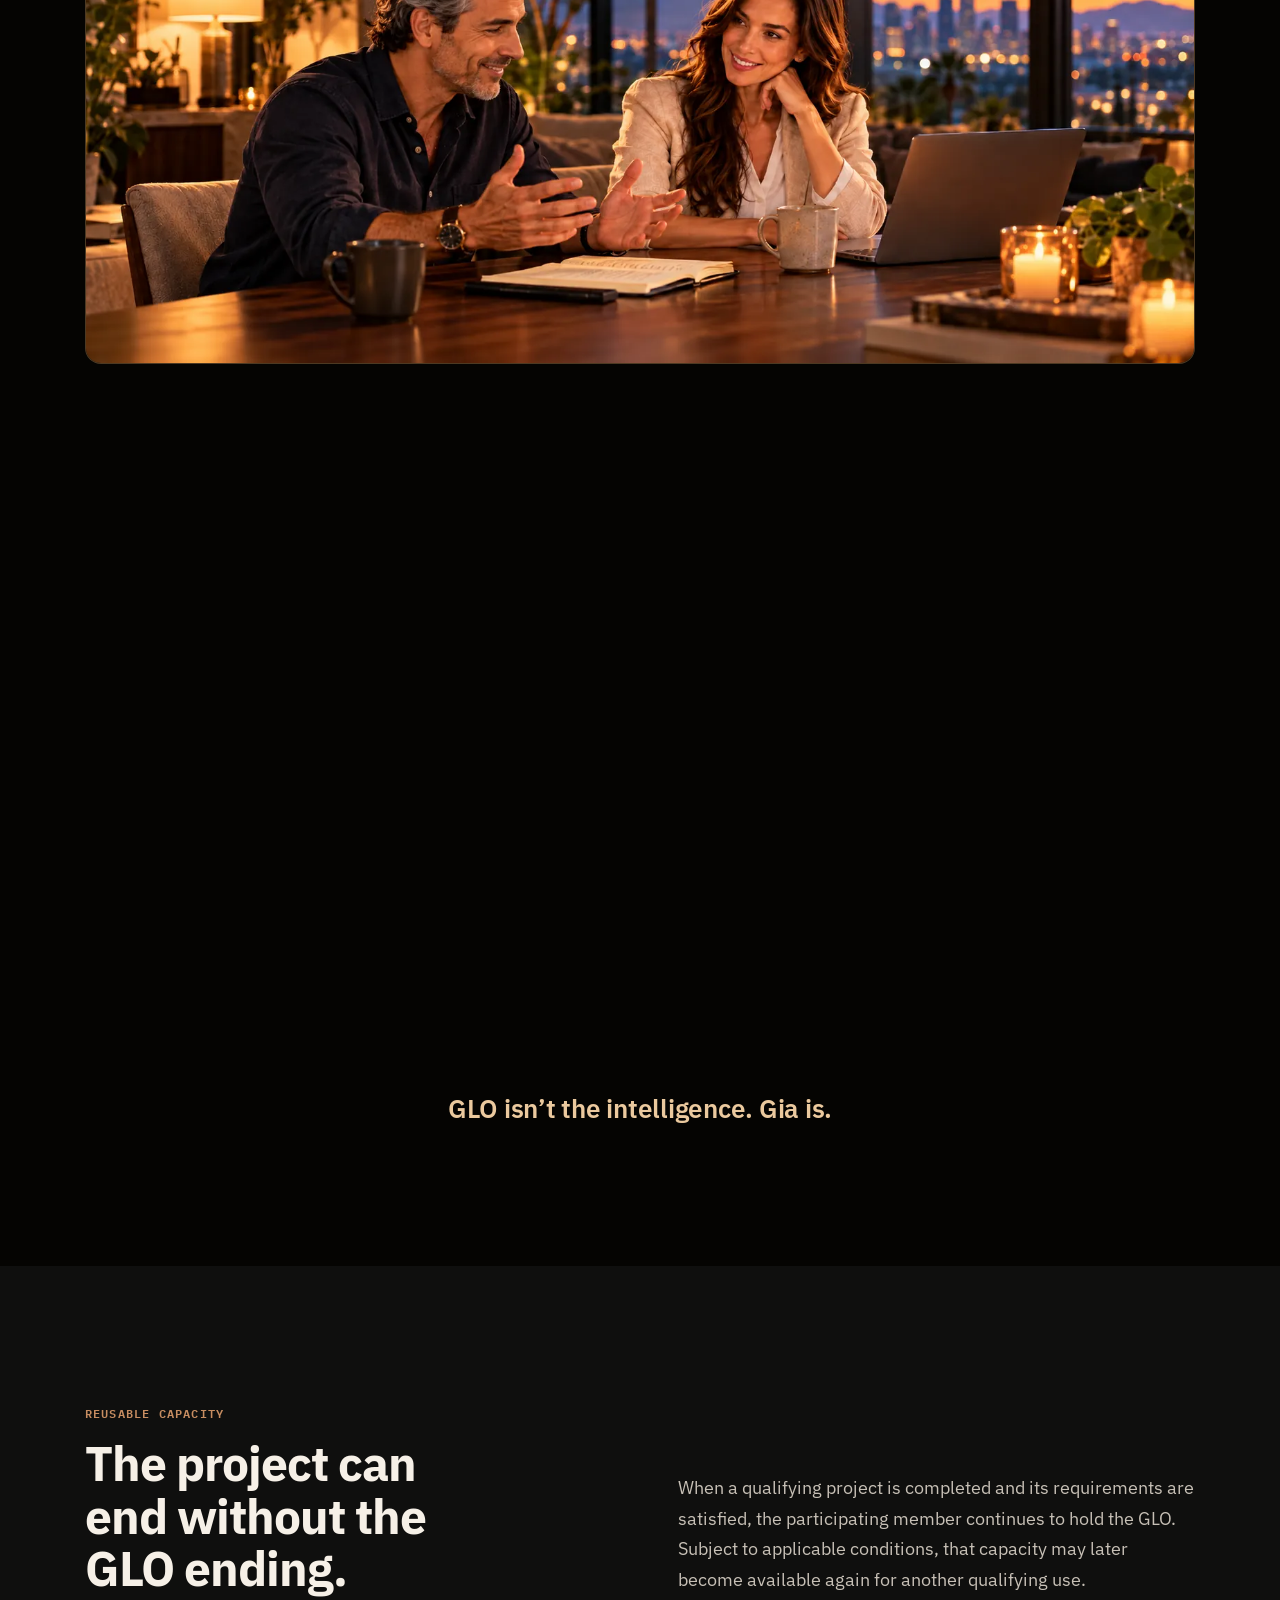
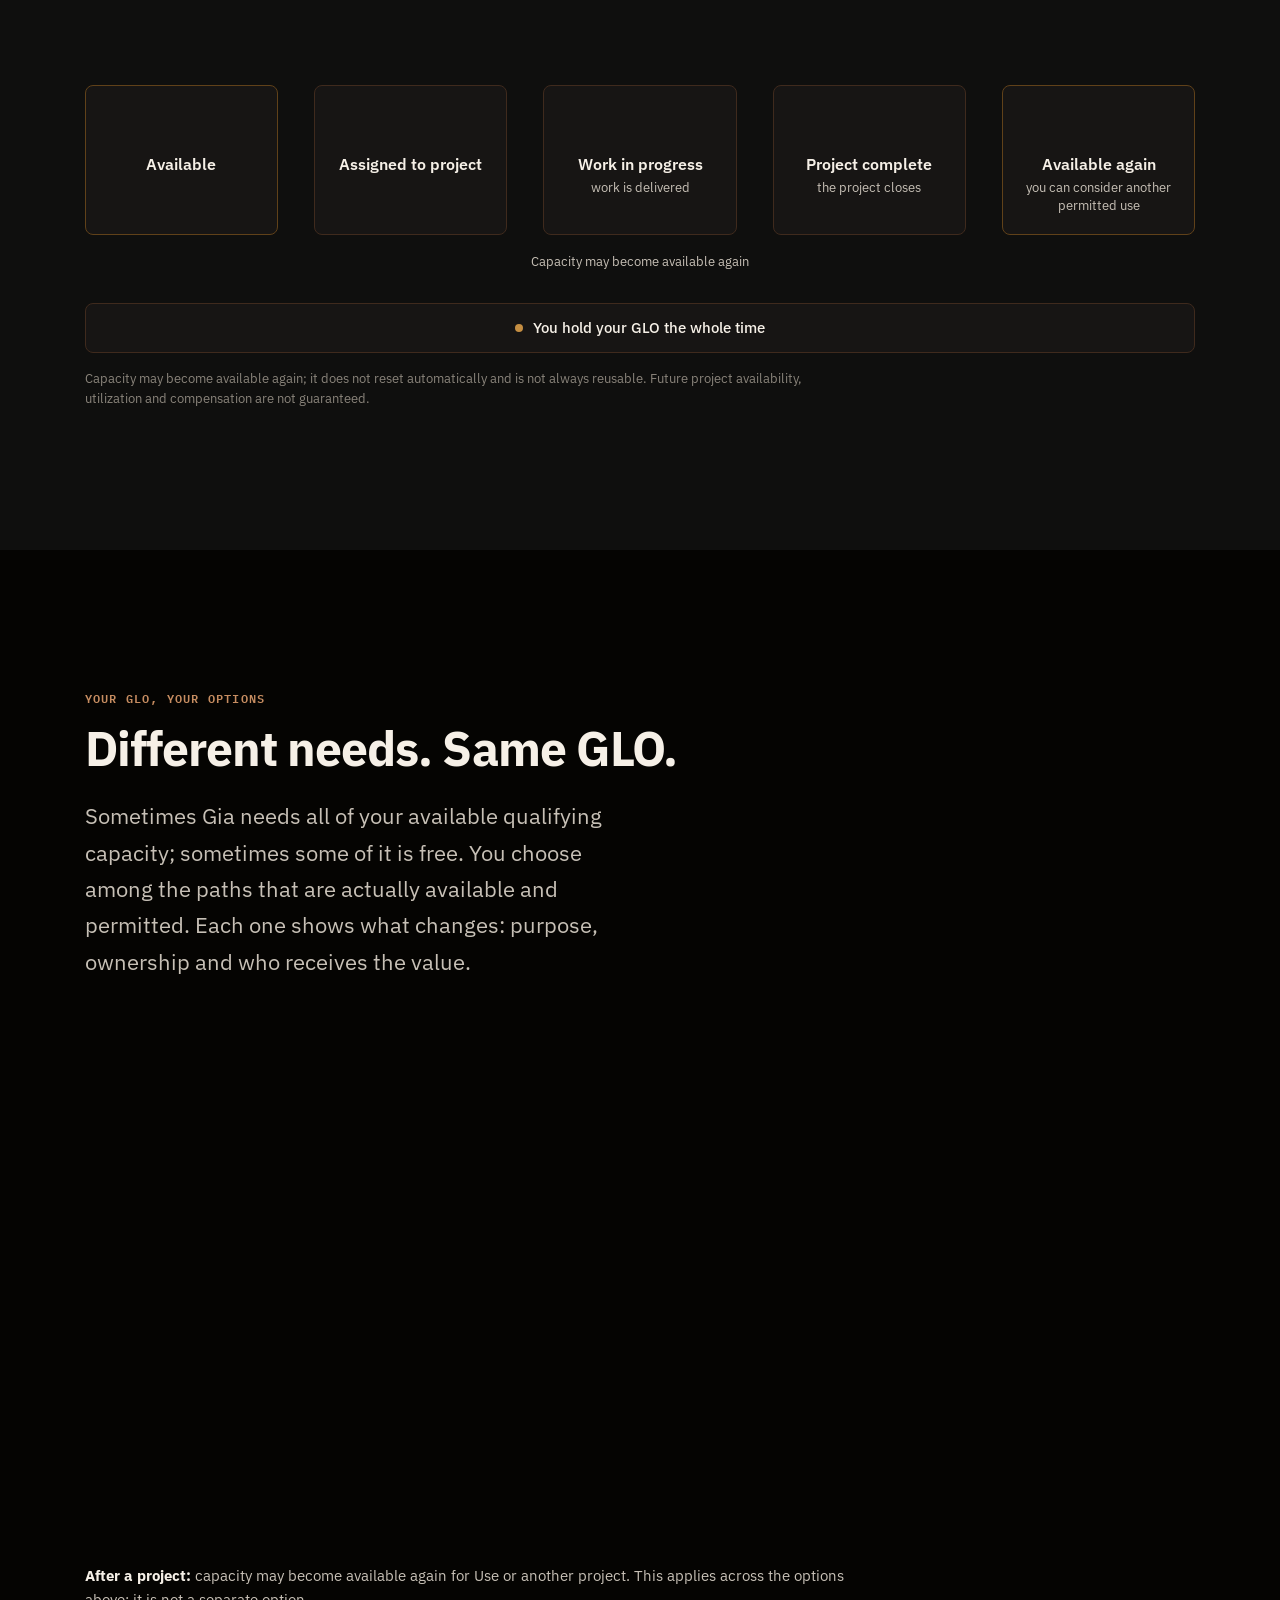
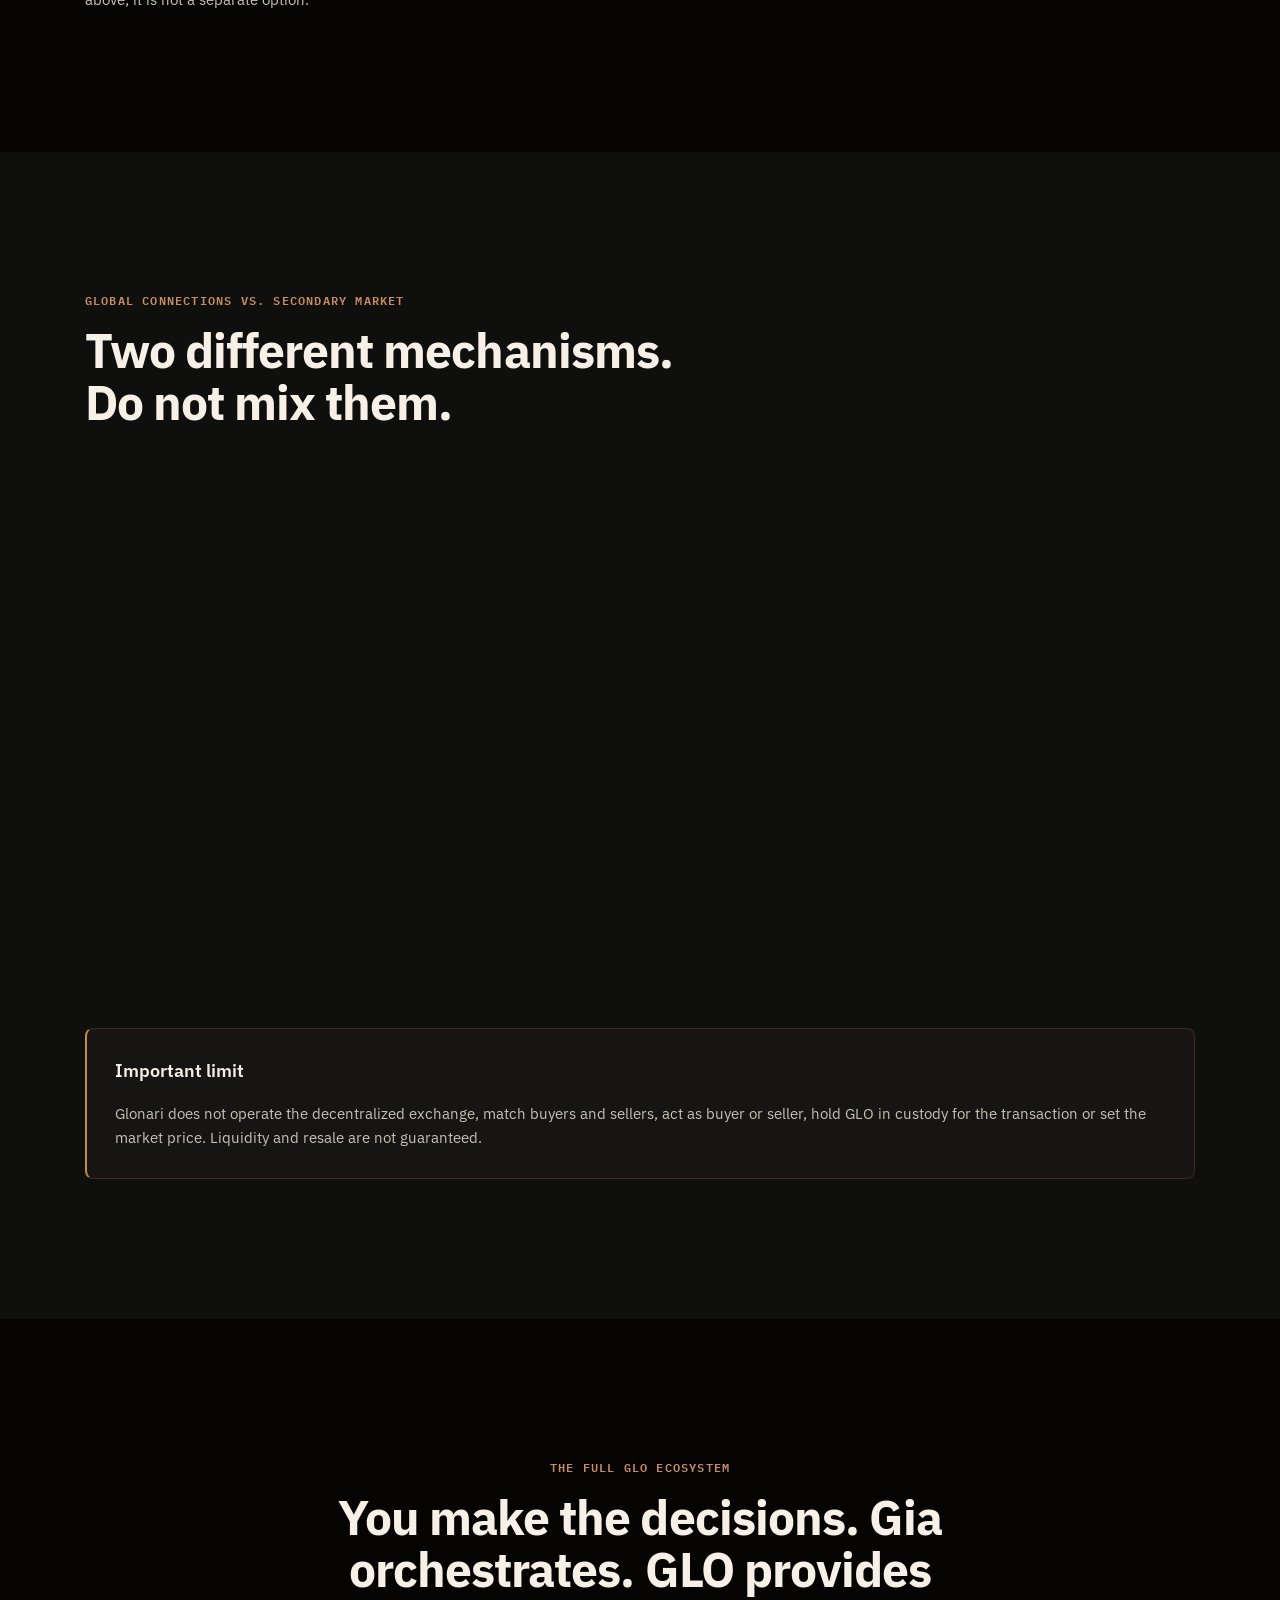
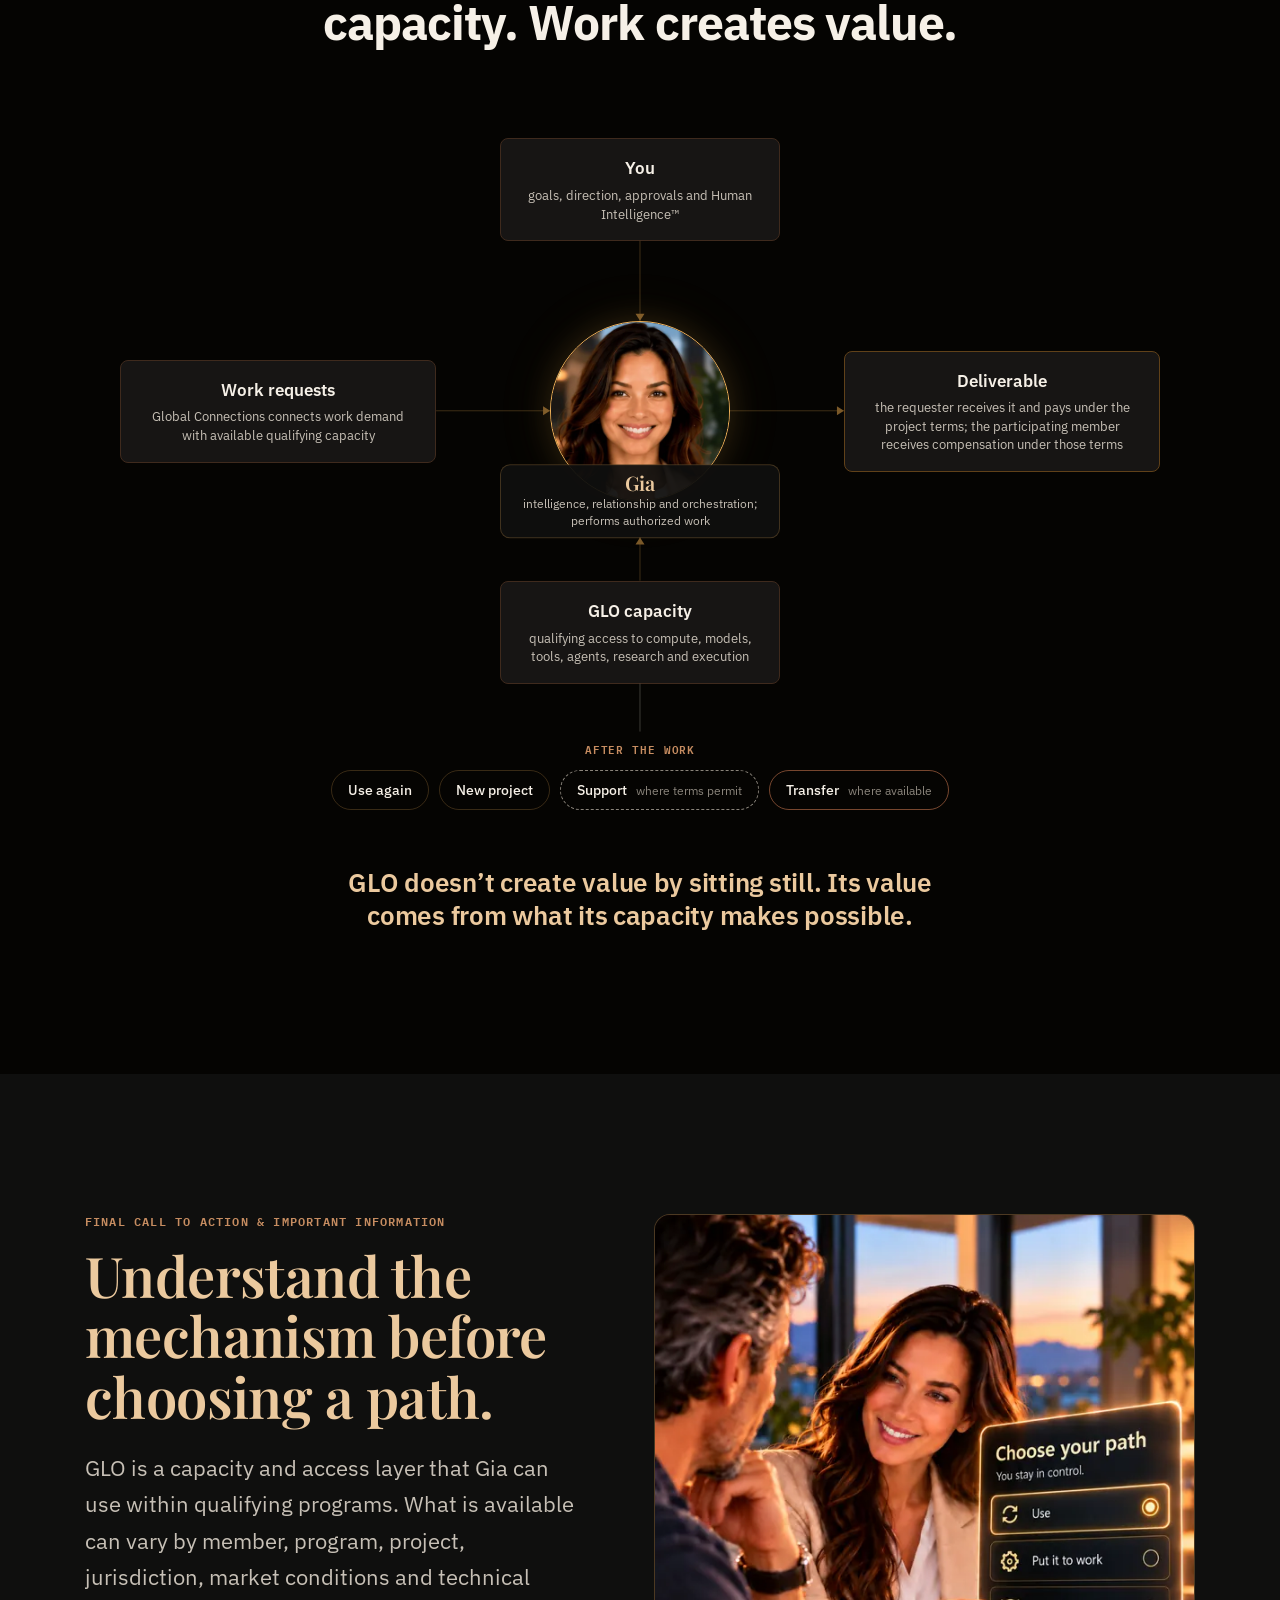
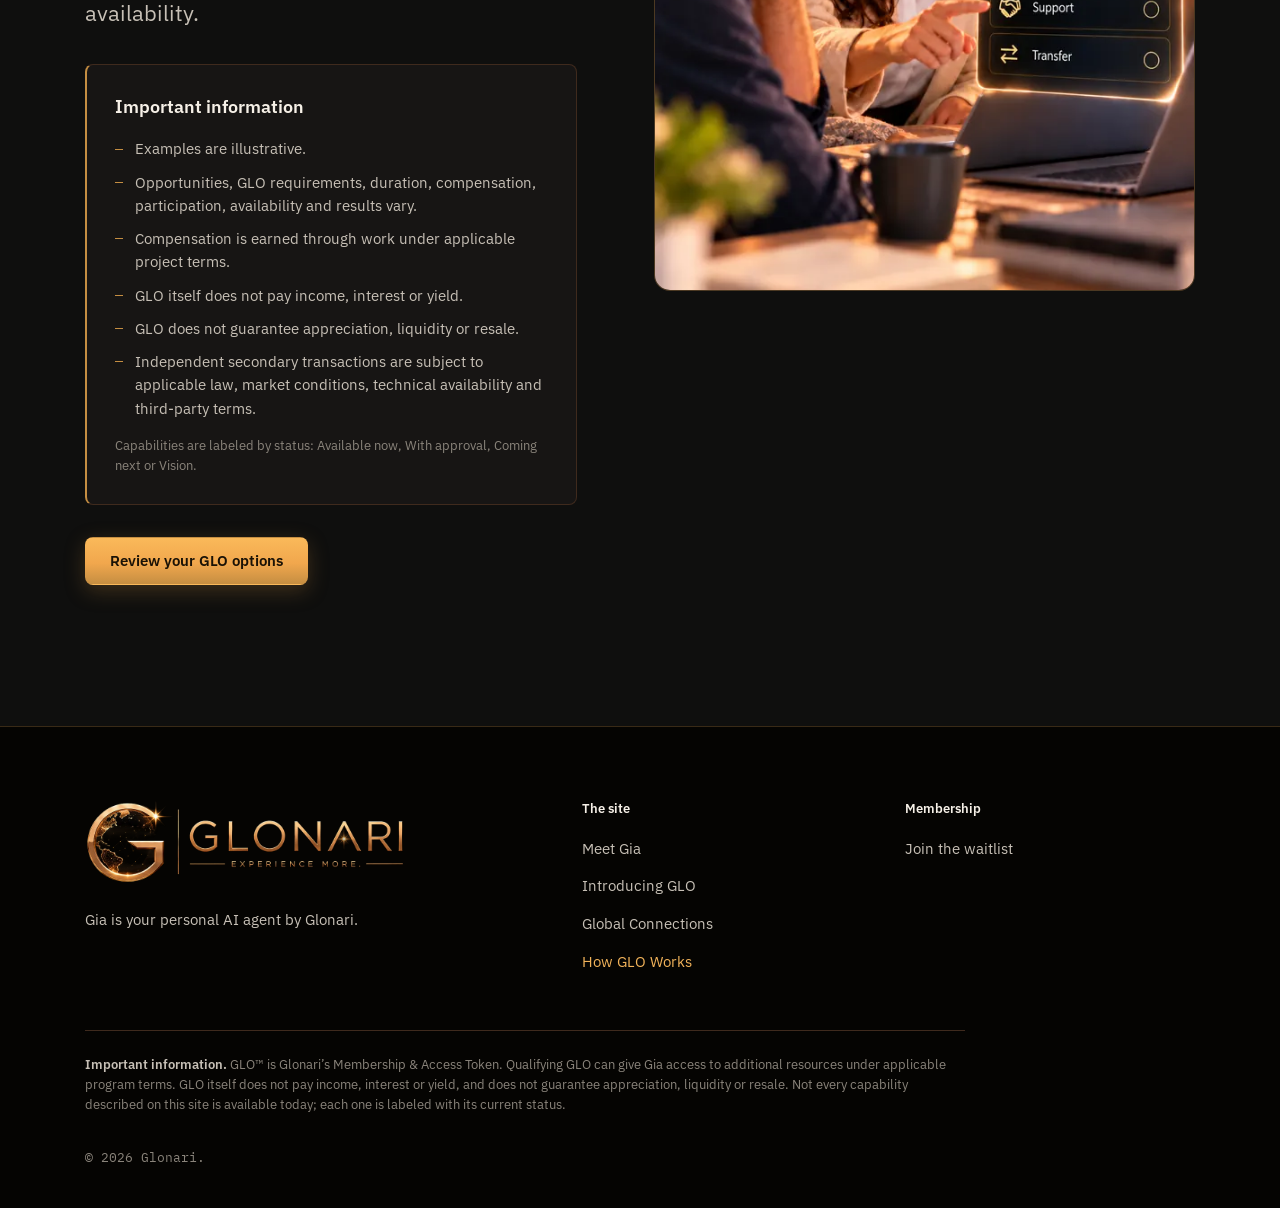
<file: meet-gia/how-glo-works.html>
<!DOCTYPE html>
<html lang="en">
<head>
<meta charset="utf-8">
<meta name="viewport" content="width=device-width, initial-scale=1, viewport-fit=cover">
<meta name="robots" content="noindex">
<title>How GLO Works</title>
<meta name="description" content="How GLO works: you direct, Gia orchestrates, GLO provides capacity. Use it, put it to work, support where permitted, or transfer GLO itself where available.">
<link rel="preconnect" href="https://fonts.googleapis.com">
<link rel="preconnect" href="https://fonts.gstatic.com" crossorigin>
<link href="https://fonts.googleapis.com/css2?family=IBM+Plex+Mono:wght@500;600&amp;family=IBM+Plex+Sans:wght@400;500;600;700&amp;family=Playfair+Display:wght@500;600;700&amp;display=swap" rel="stylesheet">
<link rel="icon" href="assets/logo/favicon-32.png" sizes="32x32" type="image/png">
<link rel="apple-touch-icon" href="assets/logo/favicon-180.png">
<link rel="stylesheet" href="css/tokens.css">
<link rel="stylesheet" href="css/base.css">
<link rel="stylesheet" href="css/components.css">
<link rel="stylesheet" href="css/shell.css">
<link rel="stylesheet" href="css/pages/how-glo-works.css">
</head>
<body class="no-js" data-page="how-glo-works">
<a class="sr-only" href="#main">Skip to content</a>

<!-- shell:header -->
<header class="site-header">
  <div class="site-header__row">
    <a class="back-link" href="../index.html" aria-label="Back to Glonari"><span class="back-link__arrow" aria-hidden="true">&larr;</span><span class="back-link__label">Glonari</span></a>
    <a class="brand" href="index.html" aria-label="Glonari, Meet Gia">
      <img class="brand__mark" src="assets/logo/glonari-mark.webp" width="192" height="192" alt="">
      <span class="brand__name">Glonari</span>
    </a>
    <nav class="site-nav" aria-label="Site">
        <a href="index.html">Meet Gia</a>
        <a href="glo.html">Introducing GLO</a>
        <a href="global-connections.html">Global Connections</a>
        <a href="how-glo-works.html" aria-current="page">How GLO Works</a>
    </nav>
    <a class="btn btn--primary btn--sm header-cta" href="index.html#join">Join the waitlist</a>
    <button class="menu-toggle" type="button" aria-expanded="false" aria-controls="mobile-menu" aria-label="Open menu"><span></span></button>
  </div>
  <div class="subnav">
    <nav class="subnav__inner" aria-label="On this page">
        <a href="#three-layer">Three-layer model</a>
        <a href="#reusable-capacity">Reusable capacity</a>
        <a href="#your-options">Your options</a>
        <a href="#gc-vs-market">Global Connections vs market</a>
        <a href="#ecosystem">Ecosystem</a>
        <a href="#important-info">Important information</a>
    </nav>
  </div>
  <div class="progress" aria-hidden="true"></div>
</header>
<div class="mobile-menu" id="mobile-menu">
  <nav aria-label="Site">
    <ul class="mm">
      <li class="mm__page"><a href="index.html">Meet Gia</a></li>
      <li class="mm__page"><a href="glo.html">Introducing GLO</a></li>
      <li class="mm__page"><a href="global-connections.html">Global Connections</a></li>
      <li class="mm__page is-current"><a href="how-glo-works.html" aria-current="page">How GLO Works</a>
        <ul class="mm__sections" aria-label="On this page">
          <li><a href="#three-layer">Three-layer model</a></li>
          <li><a href="#reusable-capacity">Reusable capacity</a></li>
          <li><a href="#your-options">Your options</a></li>
          <li><a href="#gc-vs-market">Global Connections vs market</a></li>
          <li><a href="#ecosystem">Ecosystem</a></li>
          <li><a href="#important-info">Important information</a></li>
        </ul>
      </li>
    </ul>
  </nav>
  <a class="btn btn--primary" href="index.html#join">Join the waitlist</a>
</div>
<!-- /shell:header -->

<main id="main">

<!-- 01 HERO -->
<section class="page-hero hgw-hero" id="intro" aria-labelledby="intro-title">
  <div class="page-hero__media page-hero__media--placeholder" aria-hidden="true"></div>
  <div class="hgw-stage" data-motion>
<svg class="hgw-diagram hgw-diagram--wide" viewBox="0 0 800 400" role="img" aria-labelledby="dg-title-w">
  <title id="dg-title-w">You give direction to Gia; GLO capacity gives Gia resources; Gia produces a useful outcome. After it: Use or Put it to work (GLO stays with you), Support (defined by terms), or Transfer, which comes from GLO itself and changes ownership.</title>
  <defs>
    <marker id="gd" viewBox="0 0 10 10" refX="9" refY="5" markerWidth="7" markerHeight="7" orient="auto-start-reverse"><path d="M0 0 L10 5 L0 10 z" class="dg-head"/></marker>
    <marker id="wd" viewBox="0 0 10 10" refX="9" refY="5" markerWidth="7" markerHeight="7" orient="auto-start-reverse"><path d="M0 0 L10 5 L0 10 z" class="dg-head dg-head--warn"/></marker>
    <marker id="nd" viewBox="0 0 10 10" refX="9" refY="5" markerWidth="7" markerHeight="7" orient="auto-start-reverse"><path d="M0 0 L10 5 L0 10 z" class="dg-head dg-head--muted"/></marker>
  </defs>
  <g class="dg-a " style="--d:0.2s"><rect class="dg-node" x="20" y="40" width="170" height="64" rx="10"/><text class="dg-title " x="105.0" y="68.0" text-anchor="middle">You</text><text class="dg-sub " x="105.0" y="88.0" text-anchor="middle">direction &amp; decisions</text></g>
  <g class="dg-a dg-key" style="--d:0.9s"><rect class="dg-node" x="300" y="28" width="200" height="88" rx="10"/><text class="dg-title dg-title--gia" x="400.0" y="68.0" text-anchor="middle">Gia</text><text class="dg-sub " x="400.0" y="88.0" text-anchor="middle">intelligence &amp; orchestration</text></g>
  <g class="dg-a " style="--d:1.4s"><rect class="dg-node" x="610" y="40" width="170" height="64" rx="10"/><text class="dg-title " x="695.0" y="68.0" text-anchor="middle">GLO capacity</text><text class="dg-sub " x="695.0" y="88.0" text-anchor="middle">access to resources</text></g>
  <path class="dg-line dg-line--gold dg-draw" style="--d:0.5s" d="M190 72 L294 72" pathLength="1" marker-end="url(#gd)"/>
  <path class="dg-line dg-line--gold dg-draw" style="--d:1.7s" d="M610 72 L506 72" pathLength="1" marker-end="url(#gd)"/>
  <path class="dg-line dg-line--gold dg-draw" style="--d:2.2s" d="M400 116 L400 174" pathLength="1" marker-end="url(#gd)"/>
  <g class="dg-a dg-out" style="--d:2.5s"><rect class="dg-node" x="310" y="178" width="180" height="60" rx="10"/><text class="dg-title " x="400.0" y="204.0" text-anchor="middle">Useful outcome</text><text class="dg-sub " x="400.0" y="224.0" text-anchor="middle">for you or a requester</text></g>
  <path class="dg-line  dg-draw" style="--d:3.0s" d="M400 238 L400 280 M105 280 L505 280" pathLength="1"/>
  <path class="dg-line  dg-draw" style="--d:3.2s" d="M105 280 L105 314" pathLength="1" marker-end="url(#nd)"/>
  <path class="dg-line  dg-draw" style="--d:3.3s" d="M305 280 L305 314" pathLength="1" marker-end="url(#nd)"/>
  <path class="dg-line dg-line--dash dg-a" style="--d:3.4s" d="M505 280 L505 314" marker-end="url(#nd)"/>
  <g class="dg-a " style="--d:3.5s"><rect class="dg-node" x="30" y="318" width="150" height="62" rx="10"/><text class="dg-title " x="105.0" y="345.0" text-anchor="middle">Use</text><text class="dg-sub dg-sub--keep" x="105.0" y="365.0" text-anchor="middle">GLO stays with you</text></g>
  <g class="dg-a " style="--d:3.7s"><rect class="dg-node" x="220" y="318" width="170" height="62" rx="10"/><text class="dg-title " x="305.0" y="345.0" text-anchor="middle">Put it to work</text><text class="dg-sub dg-sub--keep" x="305.0" y="365.0" text-anchor="middle">GLO stays with you</text></g>
  <g class="dg-a dg-dash" style="--d:3.9s"><rect class="dg-node" x="430" y="318" width="150" height="62" rx="10"/><text class="dg-title " x="505.0" y="345.0" text-anchor="middle">Support</text><text class="dg-sub " x="505.0" y="365.0" text-anchor="middle">defined by terms</text></g>
  <line class="dg-divider dg-a" style="--d:4.1s" x1="604" y1="250" x2="604" y2="392"/>
  <path class="dg-line dg-line--warn dg-draw" style="--d:4.3s" d="M695 104 L695 314" pathLength="1" marker-end="url(#wd)"/>
  <g class="dg-a dg-warn" style="--d:4.6s"><rect class="dg-node" x="620" y="318" width="150" height="62" rx="10"/><text class="dg-title " x="695.0" y="345.0" text-anchor="middle">Transfer</text><text class="dg-sub dg-sub--change" x="695.0" y="365.0" text-anchor="middle">ownership changes</text></g>
</svg>
<svg class="hgw-diagram hgw-diagram--narrow" viewBox="0 0 400 440" role="img" aria-labelledby="dg-title-n">
  <title id="dg-title-n">You give direction to Gia; GLO capacity gives Gia resources; Gia produces a useful outcome. After it: Use or Put it to work (GLO stays with you), Support (defined by terms), or Transfer, which comes from GLO itself and changes ownership.</title>
  <defs>
    <marker id="gm" viewBox="0 0 10 10" refX="9" refY="5" markerWidth="7" markerHeight="7" orient="auto-start-reverse"><path d="M0 0 L10 5 L0 10 z" class="dg-head"/></marker>
    <marker id="wm" viewBox="0 0 10 10" refX="9" refY="5" markerWidth="7" markerHeight="7" orient="auto-start-reverse"><path d="M0 0 L10 5 L0 10 z" class="dg-head dg-head--warn"/></marker>
    <marker id="nm" viewBox="0 0 10 10" refX="9" refY="5" markerWidth="7" markerHeight="7" orient="auto-start-reverse"><path d="M0 0 L10 5 L0 10 z" class="dg-head dg-head--muted"/></marker>
  </defs>
  <g class="dg-a " style="--d:0.2s"><rect class="dg-node" x="14" y="8" width="170" height="56" rx="10"/><text class="dg-title " x="99.0" y="32.0" text-anchor="middle">You</text><text class="dg-sub " x="99.0" y="52.0" text-anchor="middle">direction</text></g>
  <g class="dg-a " style="--d:1.4s"><rect class="dg-node" x="216" y="8" width="170" height="56" rx="10"/><text class="dg-title " x="301.0" y="32.0" text-anchor="middle">GLO capacity</text><text class="dg-sub " x="301.0" y="52.0" text-anchor="middle">resources</text></g>
  <path class="dg-line dg-line--gold dg-draw" style="--d:0.5s" d="M99 64 L99 132 L104 132" pathLength="1" marker-end="url(#gm)"/>
  <path class="dg-line dg-line--gold dg-draw" style="--d:1.7s" d="M301 64 L301 132 L296 132" pathLength="1" marker-end="url(#gm)"/>
  <g class="dg-a dg-key" style="--d:0.9s"><rect class="dg-node" x="110" y="98" width="180" height="70" rx="10"/><text class="dg-title dg-title--gia" x="200.0" y="129.0" text-anchor="middle">Gia</text><text class="dg-sub " x="200.0" y="149.0" text-anchor="middle">intelligence</text></g>
  <path class="dg-line dg-line--gold dg-draw" style="--d:2.2s" d="M200 168 L200 194" pathLength="1" marker-end="url(#gm)"/>
  <g class="dg-a " style="--d:2.5s"><rect class="dg-node" x="115" y="198" width="170" height="52" rx="10"/><text class="dg-title " x="200.0" y="230.0" text-anchor="middle">Useful outcome</text></g>
  <path class="dg-line  dg-draw" style="--d:3.0s" d="M200 250 L200 278 M99 278 L301 278" pathLength="1"/>
  <path class="dg-line  dg-draw" style="--d:3.2s" d="M99 278 L99 296" pathLength="1" marker-end="url(#nm)"/>
  <path class="dg-line  dg-draw" style="--d:3.3s" d="M301 278 L301 296" pathLength="1" marker-end="url(#nm)"/>
  <g class="dg-a " style="--d:3.5s"><rect class="dg-node" x="14" y="300" width="170" height="56" rx="10"/><text class="dg-title " x="99.0" y="324.0" text-anchor="middle">Use</text><text class="dg-sub dg-sub--keep" x="99.0" y="344.0" text-anchor="middle">GLO stays with you</text></g>
  <g class="dg-a " style="--d:3.7s"><rect class="dg-node" x="216" y="300" width="170" height="56" rx="10"/><text class="dg-title " x="301.0" y="324.0" text-anchor="middle">Put it to work</text><text class="dg-sub dg-sub--keep" x="301.0" y="344.0" text-anchor="middle">GLO stays with you</text></g>
  <path class="dg-line dg-line--dash dg-a" style="--d:3.9s" d="M99 278 L6 278 L6 396 L10 396" marker-end="url(#nm)"/>
  <g class="dg-a dg-dash" style="--d:4.0s"><rect class="dg-node" x="14" y="368" width="170" height="56" rx="10"/><text class="dg-title " x="99.0" y="392.0" text-anchor="middle">Support</text><text class="dg-sub " x="99.0" y="412.0" text-anchor="middle">defined by terms</text></g>
  <path class="dg-line dg-line--warn dg-draw" style="--d:4.3s" d="M386 36 L395 36 L395 396 L390 396" pathLength="1" marker-end="url(#wm)"/>
  <g class="dg-a dg-warn" style="--d:4.6s"><rect class="dg-node" x="216" y="368" width="170" height="56" rx="10"/><text class="dg-title " x="301.0" y="392.0" text-anchor="middle">Transfer</text><text class="dg-sub dg-sub--change" x="301.0" y="412.0" text-anchor="middle">ownership changes</text></g>
</svg>
  </div>
  <div class="container">
    <div class="page-hero__text">
      <p class="eyebrow">How GLO works</p>
      <h1 class="page-hero__title" id="intro-title">Capacity you can direct where it&rsquo;s needed.</h1>
      <p class="lead">Use it with your Gia, put it to work on an authorized project, or transfer GLO itself where available. After a project ends, capacity may become available again.</p>
      <div class="btn-row btn-row--stack">
        <a class="btn btn--primary" href="#three-layer">See the three-layer model</a>
        <a class="btn btn--secondary" href="#your-options">Compare your options</a>
      </div>
    </div>
  </div>
</section>

<!-- 02 THE THREE-LAYER MODEL -->
<section class="section section--deep" id="three-layer" aria-labelledby="layers-title">
  <div class="container">
    <header class="head--center reveal">
      <p class="eyebrow">The three-layer model</p>
      <h2 class="h2" id="layers-title">Direction. Intelligence. Capacity.</h2>
      <p class="lead">Three roles that should never be collapsed into one. One example task runs through all three: a briefing on three markets, due Thursday.</p>
    </header>
    <figure class="media-frame media-frame--wide gap-major" style="--focus: 44% 50%">
      <div class="media-frame__box" data-parallax>
        <picture>
          <source type="image/webp" srcset="assets/images/hgw-direction-800.webp 800w, assets/images/hgw-direction-1600.webp 1600w" sizes="(max-width: 1200px) 100vw, 1200px">
          <img src="assets/images/hgw-direction-1600.jpg" srcset="assets/images/hgw-direction-800.jpg 800w, assets/images/hgw-direction-1600.jpg 1600w" sizes="(max-width: 1200px) 100vw, 1200px" width="1600" height="686" loading="lazy" decoding="async" alt="A man talking through a task with Gia at a table, a laptop open beside them">
        </picture>
      </div>
    </figure>
    <ol class="layers gap-major" data-stagger>
      <li class="layer" data-spotlight>
        <div class="layer__role">
          <div class="card__art layer__mark"><svg viewBox="0 0 72 48" fill="none" stroke="currentColor" stroke-width="1.5" stroke-linecap="round" stroke-linejoin="round" aria-hidden="true" focusable="false">
            <circle cx="14" cy="24" r="6" vector-effect="non-scaling-stroke"/>
            <path d="M20 24H40" vector-effect="non-scaling-stroke"/>
            <path d="M36 20l4 4-4 4" vector-effect="non-scaling-stroke"/>
          </svg></div>
          <span class="layer__tag">You</span><span class="layer__name">Direction</span></div>
        <p class="layer__text">You provide goals, preferences, requirements, approvals and Human Intelligence&trade;.</p>
        <p class="layer__eg"><b>In the example</b>Three markets, public sources only, ready by Thursday. You approve the extra research.</p>
      </li>
      <li class="layer layer--key" data-spotlight>
        <div class="layer__role">
          <div class="card__art layer__mark" aria-hidden="true"><div class="gia-core"><div class="gia-core__photo"><picture><source srcset="assets/images/gia.webp" type="image/webp"><img src="assets/images/gia.png" alt="" width="400" height="400" loading="lazy" decoding="async"></picture></div></div></div>
          <span class="layer__tag">Gia</span><span class="layer__name">Intelligence &amp; orchestration</span></div>
        <p class="layer__text">Gia understands the task, plans the work, selects resources, coordinates execution and keeps you informed.</p>
        <p class="layer__eg"><b>In the example</b>Plans the research, picks the models and agents, compares the markets and brings back a draft with its sources.</p>
      </li>
      <li class="layer" data-spotlight>
        <div class="layer__role">
          <div class="card__art layer__mark"><svg viewBox="0 0 72 48" fill="none" stroke="currentColor" stroke-width="1.5" stroke-linecap="round" stroke-linejoin="round" aria-hidden="true" focusable="false">
            <circle cx="16" cy="24" r="4" vector-effect="non-scaling-stroke"/>
            <path d="M24 24A8 8 0 1 1 16 16" vector-effect="non-scaling-stroke"/>
            <path d="M4 24A12 12 0 1 1 16 36" vector-effect="non-scaling-stroke"/>
          </svg></div>
          <span class="layer__tag">GLO</span><span class="layer__name">Capacity &amp; access</span></div>
        <p class="layer__text">Qualifying GLO can provide access to additional Glonari resources and capabilities under applicable program terms.</p>
        <p class="layer__eg"><b>In the example</b>Makes qualifying research and compute capacity available for the longer task.</p>
      </li>
    </ol>
    <p class="principle principle--center hgw-principle" data-shine>GLO isn’t the intelligence. Gia is.</p>
  </div>
</section>

<!-- 03 REUSABLE CAPACITY -->
<section class="section" id="reusable-capacity" aria-labelledby="reuse-title">
  <div class="container">
    <div class="split hgw-split">
      <header class="reveal">
        <p class="eyebrow">Reusable capacity</p>
        <h2 class="h2" id="reuse-title">The project can end without the GLO ending.</h2>
      </header>
      <p class="body">When a qualifying project is completed and its requirements are satisfied, the participating member continues to hold the GLO. Subject to applicable conditions, that capacity may later become available again for another qualifying use.</p>
    </div>
    <ol class="flow gap-major" style="--n:5" data-draw>
      <li class="flow__node is-end"><svg class="flow__icon" width="24" height="24" viewBox="0 0 24 24" fill="none" stroke="currentColor" stroke-width="1.5" stroke-linecap="round" stroke-linejoin="round" aria-hidden="true" focusable="false"><circle cx="12" cy="12" r="4" vector-effect="non-scaling-stroke"/><path d="M8 5.07A8 8 0 0 1 16 5.07" vector-effect="non-scaling-stroke"/><path d="M18.93 8A8 8 0 0 1 18.93 16" vector-effect="non-scaling-stroke"/><path d="M16 18.93A8 8 0 0 1 8 18.93" vector-effect="non-scaling-stroke"/><path d="M5.07 16A8 8 0 0 1 5.07 8" vector-effect="non-scaling-stroke"/></svg><span class="flow__title">Available</span></li>
      <li class="flow__node"><svg class="flow__icon" width="24" height="24" viewBox="0 0 24 24" fill="none" stroke="currentColor" stroke-width="1.5" stroke-linecap="round" stroke-linejoin="round" aria-hidden="true" focusable="false"><circle cx="5.5" cy="12" r="4" vector-effect="non-scaling-stroke"/><path d="M9.5 12H13" vector-effect="non-scaling-stroke"/><rect x="13" y="6" width="9" height="12" rx="1.5" vector-effect="non-scaling-stroke"/><path d="M15.5 10H19.5" vector-effect="non-scaling-stroke"/><path d="M15.5 13.5H19.5" vector-effect="non-scaling-stroke"/></svg><span class="flow__title">Assigned to project</span></li>
      <li class="flow__node"><svg class="flow__icon" width="24" height="24" viewBox="0 0 24 24" fill="none" stroke="currentColor" stroke-width="1.5" stroke-linecap="round" stroke-linejoin="round" aria-hidden="true" focusable="false"><rect x="6" y="4" width="12" height="16" rx="2" vector-effect="non-scaling-stroke"/><path d="M9 8.5H15" vector-effect="non-scaling-stroke"/><path d="M9 12H12" vector-effect="non-scaling-stroke"/><path d="M9 15.5H10" vector-effect="non-scaling-stroke"/><path d="M12 15.5H13" vector-effect="non-scaling-stroke"/></svg><span class="flow__title">Work in progress</span><span class="flow__sub">work is delivered</span></li>
      <li class="flow__node"><svg class="flow__icon" width="24" height="24" viewBox="0 0 24 24" fill="none" stroke="currentColor" stroke-width="1.5" stroke-linecap="round" stroke-linejoin="round" aria-hidden="true" focusable="false"><rect x="6" y="4" width="12" height="16" rx="2" vector-effect="non-scaling-stroke"/><path d="M8.5 12l2.5 2.5 4.5-4.5" vector-effect="non-scaling-stroke"/></svg><span class="flow__title">Project complete</span><span class="flow__sub">the project closes</span></li>
      <li class="flow__node is-end"><svg class="flow__icon" width="24" height="24" viewBox="0 0 24 24" fill="none" stroke="currentColor" stroke-width="1.5" stroke-linecap="round" stroke-linejoin="round" aria-hidden="true" focusable="false"><circle cx="12" cy="12" r="4" vector-effect="non-scaling-stroke"/><path d="M8 5.07A8 8 0 0 1 16 5.07" vector-effect="non-scaling-stroke"/><path d="M18.93 8A8 8 0 0 1 18.93 16" vector-effect="non-scaling-stroke"/><path d="M16 18.93A8 8 0 0 1 8 18.93" vector-effect="non-scaling-stroke"/><path d="M5.07 16A8 8 0 0 1 5.07 8" vector-effect="non-scaling-stroke"/></svg><span class="flow__title">Available again</span><span class="flow__sub">you can consider another permitted use</span></li>
    </ol>
    <div class="flow-return" style="--n:5"><span class="flow-return__label">Capacity may become available again</span></div>
    <p class="flow-keep hgw-keep">You hold your GLO the whole time</p>
    <p class="caption hgw-note">Capacity may become available again; it does not reset automatically and is not always reusable. Future project availability, utilization and compensation are not guaranteed.</p>
  </div>
</section>

<!-- 04 YOUR GLO, YOUR OPTIONS -->
<section class="section section--deep" id="your-options" aria-labelledby="options-title">
  <div class="container">
    <header class="reveal hgw-head">
      <p class="eyebrow">Your GLO, your options</p>
      <h2 class="h2" id="options-title">Different needs. Same GLO.</h2>
      <p class="lead">Sometimes Gia needs all of your available qualifying capacity; sometimes some of it is free. You choose among the paths that are actually available and permitted. Each one shows what changes: purpose, ownership and who receives the value.</p>
    </header>
    <div class="options gap-major" data-stagger>
      <article class="option" data-spotlight>
        <div class="card__art"><svg viewBox="0 0 144 96" fill="none" stroke="currentColor" stroke-width="1.5" stroke-linecap="round" stroke-linejoin="round" aria-hidden="true" focusable="false">
          <circle cx="14" cy="48" r="6" vector-effect="non-scaling-stroke"/>
          <circle cx="14" cy="68" r="4" vector-effect="non-scaling-stroke"/>
          <path d="M20 48H40" vector-effect="non-scaling-stroke"/>
          <path d="M18 68H48Q52 68 52 64" vector-effect="non-scaling-stroke"/>
          <rect x="40" y="32" width="24" height="32" rx="3" vector-effect="non-scaling-stroke"/>
          <path d="M45 39H59" vector-effect="non-scaling-stroke"/>
          <path d="M45 45H59" vector-effect="non-scaling-stroke"/>
          <path d="M45 51H54" vector-effect="non-scaling-stroke"/>
          <path d="M51 57l3 3 6-6" vector-effect="non-scaling-stroke"/>
        </svg></div>
        <div class="option__head"><h3 class="option__name">Use</h3><span class="badge badge--next">Coming next</span></div>
        <p class="small">Make qualifying capacity available to Gia for your own personal or economic needs.</p>
        <details class="option__more"><summary>Details</summary><dl><dt>Ownership</dt><dd>You keep your GLO.</dd><dt>Value</dt><dd>You receive the result of Gia’s work.</dd></dl></details>
        <p class="owner owner--keep">GLO stays with you</p>
      </article>
      <article class="option" data-spotlight>
        <div class="card__art"><svg viewBox="0 0 144 96" fill="none" stroke="currentColor" stroke-width="1.5" stroke-linecap="round" stroke-linejoin="round" aria-hidden="true" focusable="false">
          <circle cx="14" cy="48" r="6" vector-effect="non-scaling-stroke"/>
          <circle cx="14" cy="68" r="4" vector-effect="non-scaling-stroke"/>
          <path d="M20 48H56" vector-effect="non-scaling-stroke"/>
          <rect x="56" y="32" width="24" height="32" rx="3" vector-effect="non-scaling-stroke"/>
          <path d="M61 39H75" vector-effect="non-scaling-stroke"/>
          <path d="M61 45H75" vector-effect="non-scaling-stroke"/>
          <path d="M61 51H70" vector-effect="non-scaling-stroke"/>
          <path d="M67 57l3 3 6-6" vector-effect="non-scaling-stroke"/>
          <path d="M80 48H114" vector-effect="non-scaling-stroke"/>
          <path d="M110 44l4 4-4 4" vector-effect="non-scaling-stroke"/>
          <circle cx="122" cy="48" r="6" vector-effect="non-scaling-stroke"/>
        </svg></div>
        <div class="option__head"><h3 class="option__name">Put it to work</h3><span class="badge badge--next">Coming next</span></div>
        <p class="small">Authorize Gia to perform qualifying work another member needs completed through Global Connections.</p>
        <details class="option__more"><summary>Details</summary><dl><dt>Ownership</dt><dd>You keep your GLO.</dd><dt>Value</dt><dd>The requester receives the deliverable and pays for the work; you receive project compensation under its terms.</dd></dl></details>
        <p class="owner owner--keep">GLO stays with you</p>
      </article>
      <article class="option option--conditional" data-spotlight>
        <div class="card__art"><svg viewBox="0 0 144 96" fill="none" stroke="currentColor" stroke-width="1.5" stroke-linecap="round" stroke-linejoin="round" aria-hidden="true" focusable="false">
          <circle cx="14" cy="48" r="6" vector-effect="non-scaling-stroke"/>
          <circle cx="14" cy="68" r="4" vector-effect="non-scaling-stroke"/>
          <path d="M23 48H29" vector-effect="non-scaling-stroke"/>
          <path d="M35 48H41" vector-effect="non-scaling-stroke"/>
          <path d="M47 48H53" vector-effect="non-scaling-stroke"/>
          <path d="M59 48H65" vector-effect="non-scaling-stroke"/>
          <path d="M71 48H77" vector-effect="non-scaling-stroke"/>
          <path d="M83 48H89" vector-effect="non-scaling-stroke"/>
          <path d="M95 48H101" vector-effect="non-scaling-stroke"/>
          <path d="M107 48H113" vector-effect="non-scaling-stroke"/>
          <circle cx="122" cy="48" r="6" vector-effect="non-scaling-stroke"/>
        </svg></div>
        <div class="option__head"><h3 class="option__name">Support</h3><span class="badge badge--next">Coming next</span></div>
        <p class="small">Where program terms permit, qualifying GLO may support another member’s qualifying access or experience.</p>
        <details class="option__more"><summary>Details</summary><dl><dt>Ownership and value</dt><dd>Defined by the applicable program terms.</dd></dl></details>
        <p class="owner owner--terms">Defined by terms</p>
      </article>
      <article class="option option--transfer" data-spotlight>
        <div class="card__art"><svg viewBox="0 0 144 96" fill="none" stroke="currentColor" stroke-width="1.5" stroke-linecap="round" stroke-linejoin="round" aria-hidden="true" focusable="false">
          <circle cx="14" cy="48" r="6" vector-effect="non-scaling-stroke"/>
          <path d="M14 36C14 24 38 18 62 18" vector-effect="non-scaling-stroke"/>
          <path d="M52 13.5H58" vector-effect="non-scaling-stroke"/>
          <path d="M52 22.5H58" vector-effect="non-scaling-stroke"/>
          <circle cx="68" cy="18" r="4" vector-effect="non-scaling-stroke"/>
          <path d="M74 18C98 18 122 24 122 36" vector-effect="non-scaling-stroke"/>
          <path d="M118 32l4 4 4-4" vector-effect="non-scaling-stroke"/>
          <circle cx="122" cy="48" r="6" vector-effect="non-scaling-stroke"/>
        </svg></div>
        <div class="option__head"><h3 class="option__name">Transfer</h3><span class="badge badge--next">Coming next</span></div>
        <p class="small">Where available, GLO itself may be independently transferred through decentralized secondary markets.</p>
        <details class="option__more"><summary>Details</summary><dl><dt>Ownership</dt><dd>Changes when the GLO transfers.</dd><dt>Value</dt><dd>Market participants determine the price.</dd></dl></details>
        <p class="owner owner--change">GLO gets a new owner</p>
      </article>
    </div>
    <p class="small hgw-after"><b>After a project:</b> capacity may become available again for Use or another project. This applies across the options above; it is not a separate option.</p>
  </div>
</section>

<!-- 05 GLOBAL CONNECTIONS VS. SECONDARY MARKET -->
<section class="section" id="gc-vs-market" aria-labelledby="vs-title">
  <div class="container">
    <header class="reveal hgw-head">
      <p class="eyebrow">Global Connections vs. secondary market</p>
      <h2 class="h2" id="vs-title">Two different mechanisms. Do not mix them.</h2>
    </header>
    <div class="paths gap-major" data-stagger>
      <section class="path path--work" aria-labelledby="path-gc">
        <h3 class="path__title" id="path-gc">Global Connections&reg;</h3>
        <p class="path__sub">The work moves. The GLO doesn’t.</p>
        <ol class="path__steps" data-draw>
          <li>You hold GLO.</li>
          <li>You review and authorize a qualifying project.</li>
          <li>Gia performs the work using available qualifying capacity.</li>
          <li>The deliverable returns to the requesting member, who pays for the work under the project terms.</li>
          <li>You receive project compensation under its terms.</li>
          <li>You keep your GLO.</li>
        </ol>
        <p class="owner owner--keep path__end">Deliverable returned · <span>GLO retained</span></p>
      </section>
      <section class="path path--market" aria-labelledby="path-market">
        <h3 class="path__title" id="path-market">Independent secondary market</h3>
        <p class="path__sub">The GLO moves. Ownership changes.</p>
        <ol class="path__steps" data-draw>
          <li>You decide to transfer GLO.</li>
          <li>The transaction takes place on an independent decentralized exchange, where available.</li>
          <li>Another participant acquires the GLO and becomes the new holder.</li>
          <li>The market sets the price.</li>
        </ol>
        <p class="owner owner--change path__end">GLO transferred · <span>ownership changed</span></p>
      </section>
    </div>
    <aside class="notice hgw-limit" aria-labelledby="limit-title">
      <h3 class="notice__title" id="limit-title">Important limit</h3>
      <p class="small">Glonari does not operate the decentralized exchange, match buyers and sellers, act as buyer or seller, hold GLO in custody for the transaction or set the market price. Liquidity and resale are not guaranteed.</p>
    </aside>
  </div>
</section>

<!-- 06 THE FULL GLO ECOSYSTEM -->
<section class="section section--deep" id="ecosystem" aria-labelledby="eco-title">
  <div class="container">
    <header class="head--center reveal">
      <p class="eyebrow">The full GLO ecosystem</p>
      <h2 class="h2" id="eco-title">You make the decisions. Gia orchestrates. GLO provides capacity. Work creates value.</h2>
    </header>
    <div class="eco gap-major" role="group" aria-label="The GLO ecosystem" data-pulse="eco">
      <div class="eco__you eco__node"><span class="eco__name">You</span><span class="eco__desc">goals, direction, approvals and Human Intelligence&trade;</span></div>
      <div class="eco__req eco__node"><span class="eco__name">Work requests</span><span class="eco__desc">Global Connections connects work demand with available qualifying capacity</span></div>
      <div class="eco__gia gia-core"><div class="gia-core__photo"><picture><source srcset="assets/images/gia.webp" type="image/webp"><img src="assets/images/gia.png" alt="Gia" width="400" height="400" loading="lazy" decoding="async"></picture></div><p class="gia-core__plate"><span class="gia-core__name">Gia</span><span class="gia-core__sub">intelligence, relationship and orchestration; performs authorized work</span></p></div>
      <div class="eco__out eco__node"><span class="eco__name">Deliverable</span><span class="eco__desc">the requester receives it and pays under the project terms; the participating member receives compensation under those terms</span></div>
      <div class="eco__glo eco__node"><span class="eco__name">GLO capacity</span><span class="eco__desc">qualifying access to compute, models, tools, agents, research and execution</span></div>
      <div class="eco__after">
        <p class="eco__after-label">After the work</p>
        <ul class="eco__paths">
          <li class="eco__path">Use again</li>
          <li class="eco__path">New project</li>
          <li class="eco__path eco__path--dash">Support <small>where terms permit</small></li>
          <li class="eco__path eco__path--warn">Transfer <small>where available</small></li>
        </ul>
      </div>
    </div>
    <p class="principle principle--center hgw-principle" data-shine>GLO doesn’t create value by sitting still. Its value comes from what its capacity makes possible.</p>
  </div>
</section>

<!-- 07 FINAL CTA & IMPORTANT INFORMATION -->
<section class="section" id="important-info" aria-labelledby="final-title">
  <div class="container final">
    <div>
      <p class="eyebrow">Final call to action &amp; important information</p>
      <h2 class="final__h" id="final-title">Understand the mechanism before choosing a path.</h2>
      <p class="lead">GLO is a capacity and access layer that Gia can use within qualifying programs. What is available can vary by member, program, project, jurisdiction, market conditions and technical availability.</p>
      <aside class="notice hgw-notice" aria-labelledby="info-title">
        <h3 class="notice__title" id="info-title">Important information</h3>
        <ul class="notice__list">
          <li>Examples are illustrative.</li>
          <li>Opportunities, GLO requirements, duration, compensation, participation, availability and results vary.</li>
          <li>Compensation is earned through work under applicable project terms.</li>
          <li>GLO itself does not pay income, interest or yield.</li>
          <li>GLO does not guarantee appreciation, liquidity or resale.</li>
          <li>Independent secondary transactions are subject to applicable law, market conditions, technical availability and third-party terms.</li>
        </ul>
        <p class="caption">Capabilities are labeled by status: Available now, With approval, Coming next or Vision.</p>
      </aside>
      <div class="btn-row btn-row--stack hgw-final-actions">
        <a class="btn btn--primary" href="#your-options">Review your GLO options</a>
        <a class="btn btn--secondary" href="membership.html" hidden>Learn about membership</a>
      </div>
    </div>
    <figure class="media-frame" style="--ratio: 4 / 5">
      <div class="media-frame__box" data-parallax>
        <picture>
          <source type="image/webp" srcset="assets/images/hgw-choice-panel-800.webp 600w, assets/images/hgw-choice-panel-1448.webp 1086w" sizes="(max-width: 960px) 100vw, 560px">
          <img class="hgw-final-photo" src="assets/images/hgw-choice-panel-1448.jpg" srcset="assets/images/hgw-choice-panel-800.jpg 600w, assets/images/hgw-choice-panel-1448.jpg 1086w" sizes="(max-width: 960px) 100vw, 560px" width="1086" height="1448" loading="lazy" decoding="async" alt="Gia showing a member a panel with four paths: Use, Put it to work, Support and Transfer">
        </picture>
      </div>
    </figure>
  </div>
</section>

</main>

<!-- shell:footer -->
<footer class="site-footer">
  <div class="container">
    <div class="footer__top" style="--footer-cols: 2">
      <div class="footer__brand">
        <a class="footer-logo" href="index.html" aria-label="Glonari, Meet Gia">
          <picture>
            <source media="(max-width: 768px)" srcset="assets/logo/glonari-lockup-stacked.webp" width="760" height="359">
            <img src="assets/logo/glonari-lockup-horizontal.webp" width="840" height="222" alt="Glonari. Experience more.">
          </picture>
        </a>
        <p class="small footer__about">Gia is your personal AI agent by Glonari.</p>
      </div>
      <nav class="footer__col" aria-label="Footer: site">
        <p class="footer__head">The site</p>
        <ul>
          <li><a href="index.html">Meet Gia</a></li>
          <li><a href="glo.html">Introducing GLO</a></li>
          <li><a href="global-connections.html">Global Connections</a></li>
          <li><a href="how-glo-works.html" aria-current="page">How GLO Works</a></li>
        </ul>
      </nav>
      <div class="footer__col">
        <p class="footer__head">Membership</p>
        <ul>
          <li><a href="index.html#join">Join the waitlist</a></li>
        </ul>
      </div>
    </div>
    <div class="footer__info">
      <p class="caption"><strong>Important information.</strong> GLO&trade; is Glonari&rsquo;s Membership &amp; Access Token. Qualifying GLO can give Gia access to additional resources under applicable program terms. GLO itself does not pay income, interest or yield, and does not guarantee appreciation, liquidity or resale. Not every capability described on this site is available today; each one is labeled with its current status.</p>
    </div>
    <p class="caption mono footer__legal">© 2026 Glonari.</p>
  </div>
</footer>
<!-- /shell:footer -->

<script src="js/site.js"></script>
<script src="js/components.js"></script>
<script src="js/pages/how-glo-works.js"></script>
</body>
</html>
</file>
<file: design-tokens.css>
/* Design tokens shared by the desktop scene (styles.css) and the mobile
   scene (mobile/styles.css) — the one place either file's shared colors
   live, so neither keeps its own independent copy of the same value.
   Both index.html and mobile/index.html link this before their own
   stylesheet. (section-modal.css intentionally does NOT use this file —
   it defines its own scoped --gold-bright so that one file keeps working
   unmodified even if a future host page never links design-tokens.css.) */
:root {
  /* Gold accent, matching the Glonari Global Campus reference project's
     :root values exactly (--gold/--gold-bright there). --gold-bright is
     the one actually in use today: desktop's custom cursor + building
     hover glow, and mobile's tap-zone focus/active feedback, are all the
     same accent color by design, not a coincidence — a change here
     moves both. --gold-bright-rgb is the same color as a bare "r, g, b"
     triplet, for rgba(var(--gold-bright-rgb), alpha) call sites — a hex
     custom property can't be split apart from inside rgba() otherwise.
     --gold itself has no current call site in either file; kept as a
     token in case future chrome (desktop or mobile) wants the deeper
     shade instead of the bright one. */
  --gold: #d9b877;
  --gold-bright: #ffe9b8;
  --gold-bright-rgb: 255, 233, 184;
}

/* Shared baseline reset — byte-for-byte identical in both stylesheets
   before this file existed; declared once here instead of twice. */
* {
  box-sizing: border-box;
  margin: 0;
  padding: 0;
}
</file>
<file: styles.css>
/* Gold accent tokens (--gold/--gold-bright/--gold-bright-rgb) and the
   universal box-sizing/margin/padding reset both now live in
   design-tokens.css (linked from index.html before this file) — shared
   with mobile/styles.css, not duplicated here. */

html, body {
  width: 100%;
  height: 100%;
  overflow: hidden;
  background: #0b1e3a;
}

/* Full-viewport mask: the audience's actual window into the scene. Fixed
   so it always spans the true browser viewport regardless of document
   flow, and clips .scene-world so its cover-fit overflow never shows
   past this box's edges. */
.stage-viewport {
  position: fixed;
  inset: 0;
  overflow: hidden;
  background: #0b1e3a;
}

/* Cover-sized moving world: main.js sizes this in pixels on every layout
   pass to the "object-fit: cover" render size of the 2050x800 Figma
   frame for the current viewport (plus a small overscan bleed for safe
   vertical travel), then centers it with top/left:50% +
   translate(-50%,-50%). The mouse-driven pan in main.js only ever ADDS a
   translate3d() on top of that base centering — see main.js layout()/
   tick() — so it can never expose an edge: the extra width/height beyond
   the viewport is real rendered composition, not empty space. No CSS
   transition on transform: it's driven purely by the JS lerp loop (a
   transition here would fight the manual damping). */
.scene-world {
  position: absolute;
  top: 50%;
  left: 50%;
  transform: translate(-50%, -50%);
}

/* Logical Figma composition: fills .scene-world exactly (same box, no
   independent scaling of its own), so the 2050x800 internal coordinate
   system and all 9 child layers' relative positions/sizes below are
   completely unaffected by how large .scene-world is rendered for the
   current viewport. */
.scene {
  position: absolute;
  inset: 0;
  width: 100%;
  height: 100%;
  overflow: hidden;
}

.layer {
  position: absolute;
  will-change: transform;
}

/* Hover glow: filter (not box-shadow) so the glow follows each building's
   real alpha silhouette instead of its rectangular bounding box — the
   "is-hovered" class is toggled by main.js's pixel-alpha hit-testing, not
   by native CSS :hover. Both states declare the same two drop-shadow()
   functions so the browser can interpolate them smoothly; only their
   color/blur values change. Independent of the parallax translate3d on
   this same element — filter and transform don't interact. */
.layer.building {
  transition: filter 0.25s ease;
  filter:
    drop-shadow(0 0 0 rgba(255, 209, 128, 0))
    drop-shadow(0 0 0 rgba(255, 209, 128, 0));
  /* Buildings are keyboard-focusable (tabindex="0" in index.html) so
     Enter/Space can activate them like the reference project's real
     <button> hotspots — see main.js's "Keyboard access" section. No
     outline for focus, on either the default UA ring or a custom
     :focus-visible one: the glow/scale below (main.js drives
     "is-hovered" off keyboard focus too, via focusedBuilding) is the
     focus indicator by design — a rectangular outline around a building's
     bounding box read as a visual defect against its real silhouette, so
     it was removed rather than kept as a second, redundant indicator. */
  outline: none;
}

.layer.building.is-hovered {
  filter:
    drop-shadow(0 0 10px rgba(255, 209, 128, 0.55))
    drop-shadow(0 0 24px rgba(255, 178, 90, 0.35));
}

/* Hover scale lives on this inner wrapper, never on .layer.building itself
   — that element already owns the per-frame parallax translate3d() from
   main.js, and a single transform property can only hold one value; a
   scale() here would either fight or silently overwrite the parallax
   transform depending on write order. Splitting them across two elements
   means each transform is independent: .layer keeps translate3d
   (position), .building-lift keeps scale (hover). transform-origin sits
   at the base (50% 100%) so the building appears to rise up off its own
   foundation rather than growing outward from its center. */
.building-lift {
  position: absolute;
  inset: 0;
  width: 100%;
  height: 100%;
  transform-origin: 50% 100%;
  transition: transform 0.25s ease;
  will-change: transform;
}

.layer.building.is-hovered .building-lift {
  transform: scale(1.03);
}

@media (prefers-reduced-motion: reduce) {
  .layer.building {
    transition: none;
  }

  .building-lift {
    transition: none;
  }
}

.fill {
  position: absolute;
  inset: 0;
  width: 100%;
  height: 100%;
  pointer-events: none;
}

.cover {
  object-fit: cover;
}

/* Sky */
.sky {
  left: 0;
  top: 0;
  width: 100%;
  height: 73%; /* 584 / 800 */
  z-index: 0;
}

/* Buildings, left-to-right, positions taken from Figma
   (buildings group offset [2,124] + each building's local offset) */

.building-global-connections {
  left: 0.098%;   /* 2 / 2050 */
  top: 15.5%;     /* 124 / 800 */
  width: 14.585%; /* 299 / 2050 */
  height: 46.75%; /* 374 / 800 */
}

.building-glonari-news {
  left: 14.683%;   /* 301 / 2050 */
  top: 21.875%;    /* 175 / 800 */
  width: 12.585%;  /* 258 / 2050 */
  height: 40.375%; /* 323 / 800 */
}

.building-pulse {
  left: 26.098%;  /* 535 / 2050 */
  top: 21.875%;   /* 175 / 800 */
  width: 14.39%;  /* 295 / 2050 */
  height: 39.625%;/* 317 / 800 */
}

.building-persona {
  left: 38.195%; /* 783 / 2050 */
  top: 23%;      /* 184 / 800 */
  width: 24.732%;/* 507 / 2050 */
  height: 35.75%;/* 286 / 800 */
}

.building-banker {
  left: 60.537%;  /* 1241 / 2050 */
  top: 23.75%;    /* 190 / 800 */
  width: 17.067%; /* 349.875 / 2050 */
  height: 35%;    /* 280 / 800 */
}

.building-global-dream {
  left: 76.244%;  /* 1563 / 2050 */
  top: 20.75%;    /* 166 / 800 */
  width: 12.732%; /* 261 / 2050 */
  height: 40.75%; /* 326 / 800 */
}

.building-glonari-ancillary {
  left: 88.976%;  /* 1824 / 2050 */
  top: 29.75%;    /* 238 / 800 */
  width: 11.073%; /* 227 / 2050 */
  height: 30.375%;/* 243 / 800 */
}

/* This building's crop technique (see .crop-ancillary below) needs its
   own overflow:hidden window to hide the oversized source image's extra
   left/right content. That window must live on .building-lift itself,
   not on .layer.building-glonari-ancillary — putting it on .layer would
   clip .building-lift's hover scale() against a crop box that doesn't
   grow with it (cutting off the roof once scaled). Here, the crop window
   and its content are the same transformed element, so hovering scales
   both together and nothing gets clipped. */
.building-glonari-ancillary .building-lift {
  overflow: hidden;
}

.crop-ancillary {
  position: absolute;
  top: 0;
  left: -22.91%;
  width: 142.73%;
  height: 100%;
  max-width: none;
  pointer-events: none;
}

/* Foreground plaza (fountain, walkways, hedges) sits in front of the buildings */
.plaza {
  left: 0;
  top: 0;
  width: 100%;
  height: 99.875%; /* 799 / 800 */
  overflow: hidden;
  z-index: 1000;
}

.crop-plaza {
  position: absolute;
  left: 0;
  top: 11.74%;
  width: 100%;
  height: 102.65%;
  max-width: none;
  pointer-events: none;
}

/* Fountain water video — mask wrapper. Stretched to all of .layer.plaza
   (itself the full 2050x799 scene frame — see .plaza above) so it lines up
   1:1 with water-mask.svg's own 2051x799 viewBox, the same alignment basis
   used by the earlier CSS-shimmer fountain attempt this replaces.
   mask-size:100% 100% depends on that match: it's what keeps the mask's
   pool-ring shape sitting exactly on the real pool instead of being
   stretched/offset. */
.water-video-mask {
  position: absolute;
  inset: 0;
  width: 100%;
  height: 100%;
  mask-image: url('assets/water-mask.svg');
  -webkit-mask-image: url('assets/water-mask.svg');
  mask-size: 100% 100%;
  -webkit-mask-size: 100% 100%;
  mask-repeat: no-repeat;
  -webkit-mask-repeat: no-repeat;
  mask-position: center;
  -webkit-mask-position: center;
  pointer-events: none;
}

/* The video itself. Deliberately NOT object-fit:cover against the full
   2050x799 frame above: the source footage is its own small, already-lit
   fountain render (an oval pool + spray, matching the video's own
   measured content bounding box of x:[0, 99.8%], y:[24.4%, 76.4%] of its
   1920x1080 frame, everything outside that box being flat black, no
   alpha channel) — covering the full wide/shallow frame ratio (2.57:1)
   would crop to a thin vertical sliver centered on the video's own middle
   (its pedestal band), landing on a compression-artifact strip there
   instead of open water. Sized/positioned instead so the video's own oval
   graphic (not the full 1920x1080 frame) lands directly on
   water-mask.svg's pool-ring bounding box (in the same 2051x799 space:
   x 716-1335, y 592-752) — left/width place the oval's left/right extent
   (0%/99.8% of the video's own width) at that box's left/right edges; top
   centers the oval's vertical midpoint (the video's own content spans
   24.4%-76.4% of its height) on the ring's vertical midpoint. Only
   left/top/width are set — height is intentionally omitted so the
   video keeps its native 16:9 ratio instead of being stretched; the
   resulting overflow above/below the ring is exactly what
   .water-video-mask's mask then trims away along the ring's real curve,
   which reads better than a hard rectangular crop would. */
.water-video {
  position: absolute;
  left: 34.93%;   /* 716 / 2050 */
  top: 62.08%;    /* ~496 / 799 — see comment above for the derivation */
  width: 30.24%;  /* 620 / 2050 */
  pointer-events: none;
}

/* Presenter frame is 540x910 with the figure at x 20-368, y 20-892.
   Close-up: main.js layoutPresenter() sizes and places it in px on every
   layout pass (PRESENTER_SCALE x its former 10.64%-wide size, viewport
   bottom edge across the knees, figure centre at PRESENTER_CENTER_X_VW).
   The percentages below are only the pre-JS fallback, matching that
   result at 1913x876. Ground shadows were dropped with the close-up: the
   feet are always below the viewport now. */
.presenter {
  position: absolute;
  left: 19.9%;
  top: 38.5%;
  width: 19.6%;
  pointer-events: none;
}
.presenter img,
.presenter video {
  display: block;
  width: 100%;
  height: auto;
}
/* Video by default; the still poster only where WebM alpha can't render
   (html.no-alpha-webm, set in index.html's <head>). */
.presenter__poster,
.no-alpha-webm .presenter__video {
  display: none;
}
.no-alpha-webm .presenter__poster {
  display: block;
}

/* Hover/focus (Meet Gia link): same language as .layer.building.is-hovered
   + .building-lift — alpha-following drop-shadow glow and a small scale —
   toggled by main.js's hit-testing on the same "is-hovered" class. Both
   live on the media, not on .presenter, whose own transform is the
   parallax damping set by main.js. Scale origin is the knee line at the
   figure's centre (x 194, y ~645 of the 540x910 frame) — the viewport's
   bottom edge — so the figure grows up and out from the frame edge
   instead of lifting off it. Glow radii match the buildings' now that the
   silhouette is building-sized. Focus outline off for the same reason as
   .layer.building: the glow is the indicator. */
.presenter {
  outline: none;
}
.presenter__video,
.presenter__poster {
  transform-origin: 35.9% 70.9%;
  transition: transform 0.25s ease, filter 0.25s ease;
  /* Always-on soft separation from the background: one wide, very
     transparent alpha-following shadow — no visible edge line. The last
     two slots are the hover glow, transparent at rest; the hover state
     keeps the same three functions so the filter interpolates. */
  filter:
    drop-shadow(0 0 3px rgba(0, 0, 0, 0.18))
    drop-shadow(0 0 0 rgba(255, 209, 128, 0))
    drop-shadow(0 0 0 rgba(255, 209, 128, 0));
}
.presenter.is-hovered .presenter__video,
.presenter.is-hovered .presenter__poster {
  transform: scale(1.04);
  filter:
    drop-shadow(0 0 3px rgba(0, 0, 0, 0.18))
    drop-shadow(0 0 10px rgba(255, 209, 128, 0.6))
    drop-shadow(0 0 24px rgba(255, 178, 90, 0.4));
}
@media (prefers-reduced-motion: reduce) {
  .presenter__video,
  .presenter__poster {
    transition: none;
  }
}

/* ---------- Custom cursor (fine-pointer desktop only) ----------
   Hidden by default (covers touch/coarse-pointer and no-hover devices);
   shown only under the media query below. Movement is driven entirely
   by main.js and is independent of the scene's own transform. */
.cursor-dot,
.cursor-ring {
  display: none;
  position: fixed;
  top: 0;
  left: 0;
  border-radius: 50%;
  pointer-events: none;
  transform: translate(-50%, -50%);
}

.cursor-dot {
  width: 8px;
  height: 8px;
  background: var(--gold-bright);
  box-shadow: 0 0 0 1.75px rgba(20, 15, 5, 0.8), 0 0 10px 2px rgba(var(--gold-bright-rgb), 0.6);
  z-index: 9999;
  /* Reference (#cursor.hover in the Glonari Global Campus styles.css)
     transitions width/height/background/box-shadow into its hover state
     — carried over verbatim so the dot's grow-and-soften reaction on a
     building matches that reference's feel, not a reinvented one. */
  transition:
    width 0.25s cubic-bezier(0.2, 0.9, 0.3, 1),
    height 0.25s cubic-bezier(0.2, 0.9, 0.3, 1),
    background 0.25s ease,
    border 0.25s ease,
    box-shadow 0.25s ease;
}

/* Toggled by main.js (via the same silhouette hit-testing that drives the
   building glow/scale) whenever the pointer is over an opaque building
   pixel — same trigger condition and same visual response as the
   reference project's "#cursor.hover" (there it's driven by
   pointerenter/pointerleave on the hotspot buttons instead, since that
   project's hit areas are real DOM elements; the effect itself is
   unchanged). */
.cursor-dot.hover {
  width: 64px;
  height: 64px;
  background: rgba(var(--gold-bright-rgb), 0.08);
  border: 1px solid rgba(var(--gold-bright-rgb), 0.8);
  box-shadow: 0 0 0 1.5px rgba(0, 0, 0, 0.45), 0 0 30px 6px rgba(var(--gold-bright-rgb), 0.35);
}

.cursor-ring {
  width: 30px;
  height: 30px;
  border: 1.5px solid rgba(0, 0, 0, 0.45);
  box-shadow: 0 0 0 1px rgba(255, 255, 255, 0.15);
  z-index: 9998;
  transition: width 0.4s ease, height 0.4s ease, opacity 0.4s ease;
}

/* Reference hides the trailing ring while the dot is in its hover state
   (the dot itself becomes the big soft ring at that point) — same here. */
.cursor-dot.hover ~ .cursor-ring {
  opacity: 0;
}

@media (hover: hover) and (pointer: fine) {
  html, body {
    cursor: none;
  }

  .cursor-dot,
  .cursor-ring {
    display: block;
  }
}

/* ---------- Section modal ----------
   Markup/behavior lives in index.html + section-modal.js; styling now
   lives in section-modal.css (linked from <head>) so the exact same
   rules apply unmodified to mobile/index.html too — see that file for
   the actual #modal-overlay/#modal-card/etc. rules, not duplicated here. */

/* ---------- Cross-project exit transition ----------
   Plain fixed black overlay, sibling of .stage-viewport/#modal-overlay (see
   index.html). Sits above everything (intro overlay included) while
   active. Faded in by main.js's navigateWithFade() immediately before a
   real page navigation to another one of the four connected sites (today:
   the Digital Banker building -> digital-banker/gia/index.html), so the
   jump reads as a deliberate cut-to-black instead of a hard reload flash.
   Never removed/reset on this page since a navigation always follows it. */
#exit-transition {
  position: fixed;
  inset: 0;
  background: #000;
  opacity: 0;
  pointer-events: none;
  z-index: 10000;
  transition: opacity 0.5s ease;
}

#exit-transition.active {
  opacity: 1;
  pointer-events: all;
}

/* ---------- Persistent "Explore" hint ----------
   The one screen in the connected chain where interaction never ends (no
   scroll runway, no one-shot action) and never needs its own hide logic —
   unlike digital-banker/gia/index.html's .cue (which fades out as the
   visitor scrolls past it) or digital-banker/atrium/index.html's .back-link
   (which hides only during that screen's own modal/transition states),
   this hint stays visible for as long as the scene itself is on screen,
   with the sole exception of the section modal covering it (same
   body.modal-active flag main.js now sets — see sectionModal.create()
   above). Split into an outer element (position/visibility, driven by the
   modal-active class) and an inner one (the continuous opacity pulse) so
   the two concerns don't fight over the same `opacity` property — the
   same split GIA's .cue/.cue__line already uses. */
.explore-hint {
  position: fixed;
  left: 50%;
  bottom: clamp(20px, 3.4vh, 44px);
  transform: translateX(-50%);
  z-index: 50;
  pointer-events: none;
  transition: opacity 0.3s ease;
}

.explore-hint__text {
  display: block;
  font-family: -apple-system, 'Segoe UI', Roboto, Arial, sans-serif;
  font-weight: 400;
  font-size: 11px;
  letter-spacing: 0.22em;
  text-transform: uppercase;
  color: rgba(255, 255, 255, 0.72);
  text-shadow: 0 2px 20px rgba(0, 0, 0, 0.45);
  animation: exploreHintPulse 2.2s ease-in-out infinite;
}

@keyframes exploreHintPulse {
  0%, 100% {
    opacity: 0.55;
  }
  50% {
    opacity: 1;
  }
}

body.modal-active .explore-hint {
  opacity: 0;
}

@media (prefers-reduced-motion: reduce) {
  .explore-hint__text {
    animation: none;
    opacity: 1;
  }
}
</file>
<file: section-modal.css>
/* ---------- Section modal (shared: desktop index.html + mobile/index.html) ----------
   Structure and style adapted 1:1 from the Glonari Global Campus
   reference (#modal-overlay/#modal-card/#modal-close there) — same
   backdrop blur, card treatment, typography, and close-button styling.
   Self-contained: defines its own --gold-bright rather than relying on
   the host page's :root, so this one file works unmodified in both
   index.html and mobile/index.html.
   #modal-overlay must be a sibling of the scene/screen container, not a
   child of it, so it never inherits a parent transform (desktop's
   parallax) or gets clipped by a parent's overflow:hidden (mobile's
   fixed-size .screen). */
#modal-overlay {
  --gold-bright: #ffe9b8;

  position: fixed;
  inset: 0;
  z-index: 80;
  display: flex;
  align-items: center;
  justify-content: center;
  background: rgba(8, 7, 5, 0.45);
  backdrop-filter: blur(9px) saturate(1.1);
  -webkit-backdrop-filter: blur(9px) saturate(1.1);
  opacity: 0;
  visibility: hidden;
  transition: opacity 0.45s ease, visibility 0s linear 0.45s;
}

#modal-overlay.active {
  opacity: 1;
  visibility: visible;
  transition: opacity 0.45s ease, visibility 0s linear 0s;
}

#modal-card {
  width: min(480px, 86vw);
  background: #1a1610;
  border: 1px solid rgba(217, 184, 119, 0.6);
  padding: 44px 40px 36px;
  text-align: center;
  transform: translateY(14px) scale(0.97);
  opacity: 0;
  transition: transform 0.5s cubic-bezier(0.2, 0.8, 0.3, 1) 0.08s, opacity 0.5s ease 0.08s;
  box-shadow: 0 20px 60px rgba(0, 0, 0, 0.5);
}

#modal-overlay.active #modal-card {
  transform: translateY(0) scale(1);
  opacity: 1;
}

#modal-card h2 {
  font-family: 'Georgia', 'Times New Roman', serif;
  font-weight: 400;
  font-size: 24px;
  color: var(--gold-bright);
  letter-spacing: 0.02em;
  margin-bottom: 14px;
}

#modal-card p {
  font-family: 'Helvetica Neue', Arial, sans-serif;
  font-size: 13px;
  line-height: 1.6;
  color: rgba(253, 246, 230, 0.72);
  letter-spacing: 0.01em;
  margin-bottom: 30px;
}

#modal-card button {
  all: unset;
  cursor: pointer;
  font-family: 'Helvetica Neue', Arial, sans-serif;
  font-size: 11px;
  letter-spacing: 0.22em;
  text-transform: uppercase;
  color: var(--gold-bright);
  border: 1px solid rgba(217, 184, 119, 0.6);
  padding: 11px 30px;
  transition: background 0.3s ease, color 0.3s ease;
}

#modal-card button:hover {
  background: rgba(217, 184, 119, 0.12);
}

#modal-card button:focus-visible {
  outline: 2px solid var(--gold-bright);
  outline-offset: 3px;
}

/* Desktop's custom cursor hides the native one everywhere except this
   button (see the reference's own #modal-card button rule); mobile has
   no custom cursor at all, so `cursor: pointer` above already covers it
   and this override is a no-op there. */
@media (hover: hover) and (pointer: fine) {
  #modal-card button {
    cursor: none;
  }
}
</file>
<file: intro.css>
/* ---------- Branded intro overlay (shared: desktop index.html + mobile/index.html) ----------
   Full-screen entrance shown above the Campus scene while it finishes
   loading. Self-contained: defines its own --gold-bright/--gold-bright-rgb
   like section-modal.css already does, rather than relying on the host
   page's design-tokens.css :root, so this file keeps working even on a
   page that doesn't link that file.

   Whether the overlay is shown at all is decided per-page, synchronously,
   by a tiny inline script in each host page's own <head> (see index.html /
   mobile/index.html) — it adds `intro-active` to <html> before this
   stylesheet ever has a chance to paint anything, present on a normal
   load/reload and absent when the page was reached via an automatic live
   device-gate redirect. See intro.js for the reveal choreography (built on
   GSAP) and the click/keyboard-gated exit that runs once `intro-active` is
   present.

   v2 (2026-09-21): replaced the original CSS-only "gold circle + WELCOME
   TO / GLONARI" mark with the real Glonari logo, a headline/subhead pair,
   and an explicit "explore" button the visitor must activate — no more
   automatic readiness-driven exit. See intro.js for why. Colors are
   unchanged from v1: #0b1e3a is this project's existing deep navy (see
   styles.css html/body + .stage-viewport); --gold-bright matches the same
   gold already used by the custom cursor, building hover glow, and the
   section modal. */

#intro-overlay {
  --gold-bright: #ffe9b8;
  --gold-bright-rgb: 255, 233, 184;

  display: none;
  position: fixed;
  inset: 0;
  z-index: 10000;
  align-items: center;
  justify-content: center;
  background: #0b1e3a;
  opacity: 1;
  /* Native cursor is restored here on purpose: styles.css turns it off
     globally (`html, body { cursor: none }`) on fine-pointer devices and
     relies on .cursor-dot/.cursor-ring (z-index 9998/9999) to stand in for
     it — but this overlay's own z-index (10000) sits above both, so
     without this override a visitor would see no cursor at all while
     staring at a button they're expected to click. */
  cursor: default;
  /* 1.6s, ease-in-out — the synchronized final fade of the whole overlay
     (logo + copy + button together, no staggering) — see intro.js
     beginExit() for exactly when this fires: only after the "explore"
     button is clicked/activated, never on a timer. */
  transition: opacity 1.6s ease-in-out;
}

html.intro-active #intro-overlay {
  display: flex;
}

#intro-overlay.intro-exit {
  opacity: 0;
}

/* Final, fully-inert state after the fade completes. Belt-and-suspenders:
   intro.js also removes the element from the DOM outright once this class
   lands, so this covers only the brief window before that removal runs. */
#intro-overlay.intro-done {
  display: none !important;
  pointer-events: none;
}

.intro-inner {
  display: flex;
  flex-direction: column;
  align-items: center;
  text-align: center;
  gap: clamp(18px, 3.4vh, 28px);
  width: min(560px, 86vw);
  padding: 0 16px;
}

.intro-logo {
  width: clamp(160px, 40vw, 240px);
  opacity: 0;
}

.intro-logo img {
  display: block;
  width: 100%;
  height: auto;
}

.intro-copy {
  display: flex;
  flex-direction: column;
  gap: clamp(10px, 2vh, 16px);
  opacity: 0;
}

.intro-headline {
  font-family: 'Georgia', 'Times New Roman', serif;
  font-weight: 400;
  font-size: clamp(20px, 5.6vw, 30px);
  line-height: 1.28;
  letter-spacing: 0.01em;
  color: rgba(253, 246, 230, 0.96);
  margin: 0;
}

.intro-subhead {
  font-family: 'Helvetica Neue', Arial, sans-serif;
  font-size: clamp(12.5px, 3.1vw, 14px);
  line-height: 1.6;
  letter-spacing: 0.01em;
  color: rgba(253, 246, 230, 0.62);
  margin: 0 auto;
  max-width: 46ch;
}

.intro-cta {
  all: unset;
  cursor: pointer;
  font-family: 'Helvetica Neue', Arial, sans-serif;
  font-size: clamp(11px, 2.8vw, 12.5px);
  letter-spacing: 0.14em;
  color: var(--gold-bright);
  background: transparent;
  border: 1px solid var(--gold-bright);
  border-radius: 999px;
  padding: clamp(11px, 2.6vw, 13px) clamp(30px, 7vw, 40px);
  opacity: 0;
  visibility: hidden;
  transition: background-color 0.3s ease, box-shadow 0.3s ease, transform 0.2s ease;
}

.intro-cta:hover {
  background: rgba(var(--gold-bright-rgb), 0.14);
  box-shadow: 0 0 26px rgba(var(--gold-bright-rgb), 0.35);
}

.intro-cta:active {
  transform: scale(0.97);
}

.intro-cta:focus-visible {
  outline: 2px solid var(--gold-bright);
  outline-offset: 3px;
}

/* 768px mirrors this project's own established desktop/mobile breakpoint
   (see the device-gate scripts' 767/768 split in both index.html files). */
@media (min-width: 768px) {
  .intro-inner {
    gap: clamp(22px, 3.6vh, 32px);
  }

  .intro-logo {
    width: clamp(210px, 20vw, 300px);
  }

  .intro-headline {
    font-size: clamp(28px, 3.4vw, 42px);
  }

  .intro-subhead {
    font-size: clamp(13.5px, 1.35vw, 16px);
    max-width: 52ch;
  }

  .intro-cta {
    font-size: 12.5px;
    padding: 14px 42px;
  }
}

/* No-GSAP fallback: intro.js adds this class on #intro-overlay only if
   `gsap` never becomes available (e.g. the CDN request is blocked) —
   without it, the logo/copy/button above would stay at their CSS-default
   opacity:0/visibility:hidden forever, since nothing but the GSAP timeline
   normally clears those. Reveals everything via a plain CSS transition
   instead, so a blocked CDN degrades to "less fancy" rather than "stuck
   with an unusable dark screen and no way to reach the Campus". */
.intro-overlay-fallback .intro-logo,
.intro-overlay-fallback .intro-copy {
  transition: opacity 0.6s ease;
  opacity: 1;
}

.intro-overlay-fallback .intro-cta {
  transition: opacity 0.6s ease;
  opacity: 1;
  visibility: visible;
}

@media (prefers-reduced-motion: reduce) {
  .intro-overlay-fallback .intro-logo,
  .intro-overlay-fallback .intro-copy,
  .intro-overlay-fallback .intro-cta {
    transition: none;
  }
}
</file>
<file: global-dream/css/tokens.css>
/* Global Dream — design tokens.
   Design system Section 3 (core) and Section 16.1 (dark accent: Screens 2
   and 2b and the Screen 1 veil).
   Tokens only: no selectors other than :root. */

:root {
  /* Light page surfaces */
  --gd-bg: #F7F3EB;
  --gd-bg-soft: #EFE7DA;
  --gd-surface: #FFFDF8;
  --gd-surface-elevated: #FFFFFF;

  /* Warm architectural neutrals */
  --gd-limestone: #D8C8B2;
  --gd-sand: #C7B49A;
  --gd-stone: #A69279;

  /* Glonari gold / bronze accents */
  --gd-gold: #B9863F;
  --gd-gold-deep: #8A5A22;
  --gd-gold-soft: rgba(185, 134, 63, 0.14);
  --gd-gold-line: rgba(138, 90, 34, 0.28);

  /* Sky accents from the supplied references */
  --gd-sky: #2F95D7;
  --gd-sky-deep: #175F8A;
  --gd-sky-soft: #DCECF7;

  /* Text */
  --gd-text-primary: #1E2328;
  --gd-text-secondary: #4F5961;
  --gd-text-tertiary: #7A746B;
  --gd-text-muted: #9A948B;

  /* Rules and subtle depth */
  --gd-line: #D8CDBE;
  --gd-line-soft: rgba(91, 72, 49, 0.12);
  --gd-shadow-soft: 0 14px 40px rgba(57, 43, 24, 0.08);
  --gd-shadow-tablet: 0 24px 48px rgba(57, 43, 24, 0.14); /* drop-shadow() on the Screen 3 tablet image */
  --gd-shadow-card: 0 18px 48px rgba(57, 43, 24, 0.18), 0 2px 6px rgba(57, 43, 24, 0.10); /* Screen 2a memory panel and quote card; Screen 4 chapter cards */

  /* Type — unchanged */
  --gd-font-ui: "IBM Plex Sans", system-ui, sans-serif;
  --gd-font-mono: "IBM Plex Mono", ui-monospace, monospace;

  /* Container */
  --gd-container-max: 1200px;
  --gd-page-pad: clamp(24px, 3.5vw, 48px);

  /* Spacing scale */
  --gd-space-1: 8px;
  --gd-space-2: 16px;
  --gd-space-3: 24px;
  --gd-space-4: 32px;
  --gd-space-5: 48px;
  --gd-space-6: 64px;
  --gd-space-7: 96px;
  --gd-space-8: 128px;
  --gd-space-9: 160px;

  /* Section rhythm */
  --gd-section-pad: clamp(96px, 11vw, 160px);
  --gd-section-pad-compact: clamp(72px, 8vw, 96px);
  --gd-grid-gap: clamp(48px, 6vw, 96px);
}

/* Dark accent tokens — used only by Screens 2 and 2b and the Screen 1 veil
   and text shadow (design system Sections 16.1 and 16.4). */
:root {
  --gd-night: #15181C;
  --gd-night-surface: #1E2328;
  --gd-night-line: rgba(247, 243, 235, 0.12);
  --gd-night-text: #F7F3EB;
  --gd-night-text-2: rgba(247, 243, 235, 0.72);
  --gd-night-text-3: rgba(247, 243, 235, 0.48);
  /* Warm bronze-umber: the Screen 1 veil and text shadow only (16.4). */
  --gd-night-umber: color-mix(in srgb, var(--gd-gold-deep) 45%, var(--gd-night));
  /* Warm charcoal: the Screen 2b background and its panel (16.1). */
  --gd-night-warm: color-mix(in srgb, var(--gd-gold-deep) 12%, var(--gd-night));
  --gd-night-warm-surface: color-mix(in srgb, var(--gd-night-text) 5%, var(--gd-night-warm));
  /* The Screen 2b request panel's depth over the photo (16.10). */
  --gd-shadow-night-panel: 0 24px 60px rgba(0, 0, 0, 0.55), 0 2px 8px rgba(0, 0, 0, 0.35);
}
</file>
<file: global-dream/css/base.css>
/* Global Dream — base layer.
   Reset, fonts, container, section classes, type roles, buttons,
   utilities, and the shared reveal states. Uses tokens.css only. */

/* ---------- Reset ---------- */

*,
*::before,
*::after {
  box-sizing: border-box;
  margin: 0;
  padding: 0;
}

html {
  -webkit-text-size-adjust: 100%;
  text-size-adjust: 100%;
}

img,
picture,
video,
svg {
  display: block;
  max-width: 100%;
}

button,
input,
select,
textarea {
  font: inherit;
  color: inherit;
}

button {
  background: none;
  border: 0;
}

ol,
ul {
  list-style: none;
}

a {
  color: inherit;
}

[hidden] {
  display: none !important;
}

/* ---------- Fonts and document ---------- */

body {
  background: var(--gd-bg);
  color: var(--gd-text-secondary);
  font-family: var(--gd-font-ui);
  font-size: clamp(17px, 1.4vw, 20px);
  font-weight: 400;
  line-height: 1.7;
  -webkit-font-smoothing: antialiased;
  -moz-osx-font-smoothing: grayscale;
  text-rendering: optimizeLegibility;
}

h1,
h2,
h3,
h4 {
  color: var(--gd-text-primary);
  font-weight: 600;
  line-height: 1.2;
}

/* ---------- Type roles (design system Section 4.2) ---------- */

.gd-h2 {
  font-size: clamp(32px, 4vw, 48px);
  font-weight: 700;
  line-height: 1.1;
  letter-spacing: -0.02em;
}

.gd-h2--large {
  font-size: clamp(36px, 4.5vw, 56px);
}

.gd-h3 {
  font-size: clamp(20px, 2vw, 28px);
  font-weight: 600;
  line-height: 1.2;
  letter-spacing: -0.01em;
}

.gd-lead {
  font-size: clamp(18px, 1.8vw, 22px);
  line-height: 1.65;
}

.gd-body {
  font-size: clamp(17px, 1.4vw, 20px);
  line-height: 1.7;
}

.gd-small {
  font-size: 15px;
  line-height: 1.6;
}

.gd-eyebrow {
  font-family: var(--gd-font-mono);
  font-size: 12px;
  font-weight: 600;
  line-height: 1.2;
  letter-spacing: 0.1em;
  text-transform: uppercase;
  color: var(--gd-gold-deep);
}

.gd-caption {
  font-size: 13px;
  line-height: 1.55;
  color: var(--gd-text-tertiary);
}

.gd-data {
  font-size: clamp(30px, 3.2vw, 46px);
  font-weight: 600;
  line-height: 1.08;
  letter-spacing: -0.02em;
  color: var(--gd-gold-deep);
}

/* ---------- Container ---------- */

.gd-container {
  width: min(100%, var(--gd-container-max));
  margin-inline: auto;
  padding-inline: var(--gd-page-pad);
}

@media (max-width: 768px) {
  :root {
    --gd-page-pad: 24px;
  }
}

@media (max-width: 480px) {
  :root {
    --gd-page-pad: 20px;
  }
}

/* ---------- Sections (design system Section 5.3) ---------- */

.gd-section {
  padding-block: var(--gd-section-pad);
  background: var(--gd-bg);
}

.gd-section--soft {
  padding-block: var(--gd-section-pad);
  background: var(--gd-bg-soft);
}

.gd-section--compact {
  padding-block: var(--gd-section-pad-compact);
}

.gd-section--viewport {
  min-height: 100svh;
  display: flex;
  align-items: center;
  padding-block: var(--gd-section-pad);
}

/* ---------- Buttons (build spec Section 4.2) ---------- */

.gd-button {
  display: inline-flex;
  align-items: center;
  justify-content: center;
  min-height: 44px;
  padding: 16px 28px;
  border: 1px solid transparent;
  border-radius: 8px;
  font-family: var(--gd-font-ui);
  font-size: 15px;
  font-weight: 600;
  line-height: 1.2;
  letter-spacing: 0.01em;
  text-align: center;
  text-decoration: none;
  cursor: pointer;
  transition:
    background-color 200ms ease,
    border-color 200ms ease,
    color 200ms ease;
}

.gd-button:focus-visible {
  outline: 2px solid var(--gd-gold-deep);
  outline-offset: 3px;
}

.gd-button--primary {
  background: var(--gd-gold-deep);
  color: #fff;
  border-color: var(--gd-gold-deep);
}

.gd-button--primary:hover {
  background: color-mix(in srgb, var(--gd-gold-deep) 88%, var(--gd-text-primary));
  border-color: color-mix(in srgb, var(--gd-gold-deep) 88%, var(--gd-text-primary));
}

.gd-button--secondary {
  background: transparent;
  color: var(--gd-text-primary);
  border-color: var(--gd-gold-line);
}

.gd-button--secondary:hover {
  border-color: var(--gd-gold-deep);
}

/* Primary on the dark accent screen (Screen 2, design system 16.1). */
.gd-button--primary.gd-button--on-dark {
  background: var(--gd-gold);
  color: var(--gd-text-primary);
  border-color: var(--gd-gold);
}

.gd-button--primary.gd-button--on-dark:hover {
  background: color-mix(in srgb, var(--gd-gold) 88%, var(--gd-night));
  border-color: color-mix(in srgb, var(--gd-gold) 88%, var(--gd-night));
}

.gd-button--on-dark:focus-visible {
  outline-color: var(--gd-gold);
}

/* ---------- Utilities ---------- */

.visually-hidden {
  position: absolute !important;
  width: 1px !important;
  height: 1px !important;
  padding: 0 !important;
  margin: -1px !important;
  overflow: hidden !important;
  clip: rect(0 0 0 0) !important;
  clip-path: inset(50%) !important;
  white-space: nowrap !important;
  border: 0 !important;
}

/* ---------- Reveal (build spec Section 4.5) ----------
   The hidden starting state applies only once reveal.js has added
   .js to <html>, so content stays visible if JavaScript fails. */

.js [data-reveal] {
  opacity: 0;
  transform: translateY(24px);
  transition:
    opacity 600ms cubic-bezier(.22, .61, .36, 1),
    transform 600ms cubic-bezier(.22, .61, .36, 1);
}

.js [data-reveal].is-revealed {
  opacity: 1;
  transform: none;
}

@media (prefers-reduced-motion: reduce) {
  .js [data-reveal] {
    opacity: 1;
    transform: none;
    transition: none;
  }
}
</file>
<file: global-dream/css/screens.css>
/* Screens 1, 2, 3 (build spec Sections 5.1-5.3). Built in tasks A2-A4. */

/* ==========================================================================
   Screen 1 — Hero / scroll video (build spec Section 5.1)

   The default rules are the static composition: no runway, no pin, poster
   as a cover image, blocks 1 and 3 stacked. This is what reduced motion
   gets, and what remains if JavaScript or GSAP fails. hero-scrub.js adds
   .is-scrub to the section to switch on the pinned scroll-scrub layout.
   ========================================================================== */

.gd-hero {
  background: var(--gd-bg);
}

/* One grid cell holds the media layer, the veil, and the text layer. */
.gd-hero__stage {
  position: relative;
  display: grid;
  grid-template: minmax(0, 1fr) / minmax(0, 1fr);
  min-height: 100vh;
  min-height: 100svh;
  overflow: clip;
}

.gd-hero__stage > * {
  grid-area: 1 / 1;
  min-width: 0;
}

/* The video is taken out of grid sizing so its intrinsic ratio can never
   stretch the stage; it fills the layer explicitly. */
.gd-hero__media {
  position: relative;
  overflow: hidden;
  background: var(--gd-bg-soft);
}

.gd-hero__video {
  position: absolute;
  inset: 0;
  width: 100%;
  height: 100%;
  max-width: none;
  object-fit: cover;
}

/* Static warm legibility veil (build spec 5.1, design system 16.4).
   --gd-night-umber at 48% / 38% / 14% / 6% / 0% alpha: dark behind the
   text band, clear in the lower half. The video is lifted slightly so the
   lobby reads bright rather than grey. It never animates. Positioned so it
   paints above the positioned media layer. */
.gd-hero__video {
  filter: brightness(1.08) saturate(1.1) contrast(1.03);
}

.gd-hero__veil {
  position: relative;
  pointer-events: none;
  background: linear-gradient(
    to bottom,
    color-mix(in srgb, var(--gd-night-umber) 48%, transparent) 0%,
    color-mix(in srgb, var(--gd-night-umber) 38%, transparent) 40%,
    color-mix(in srgb, var(--gd-night-umber) 14%, transparent) 55%,
    color-mix(in srgb, var(--gd-night-umber) 6%, transparent) 70%,
    color-mix(in srgb, var(--gd-night-umber) 0%, transparent) 100%
  );
}

.gd-hero__text {
  position: relative;
  padding-block: 16svh var(--gd-space-7);
}

.gd-hero__column {
  display: flex;
  flex-direction: column;
  align-items: center;
  /* Tight stack keeps block 3 in the upper band where the veil is darkest. */
  gap: var(--gd-space-2);
  width: min(80%, 1100px);
  margin-inline: auto;
  text-align: center;
}

.gd-hero__block {
  display: flex;
  flex-direction: column;
  align-items: center;
  min-width: 0;
}

.gd-hero__block--1 {
  gap: var(--gd-space-2);
}

.gd-hero__block--2 {
  display: none;
}

.gd-hero__block--3 {
  gap: var(--gd-space-4);
}

/* Playfair Display is declared here for Screen 1 only (no font token).
   Light text on the dark veil; the shadow is Screen 1 only. */
.gd-hero__title,
.gd-hero__tagline,
.gd-hero__phrase {
  font-family: "Playfair Display", serif;
  font-weight: 500;
  color: var(--gd-surface);
  text-shadow: 0 2px 24px color-mix(in srgb, var(--gd-night-umber) 45%, transparent);
}

/* The start padding balances the trailing letter-spacing so GIA centres. */
.gd-hero__title {
  font-size: clamp(72px, 9vw, 168px);
  line-height: 1;
  letter-spacing: 0.06em;
  padding-inline-start: 0.06em;
}

.gd-hero__tagline {
  font-size: clamp(22px, 2.2vw, 40px);
  line-height: 1.3;
}

.gd-hero__phrase {
  font-size: clamp(34px, 3.8vw, 72px);
  line-height: 1.15;
}

.gd-hero .word {
  display: inline-block;
}

@media (max-width: 599px) {
  .gd-hero__text {
    padding-top: 18svh;
  }

  .gd-hero__column {
    width: 88%;
  }
}

/* ---------- Pinned scroll-scrub layout ---------- */

.gd-hero.is-scrub .gd-hero__runway {
  height: 400vh;
}

.gd-hero.is-scrub .gd-hero__stage {
  position: sticky;
  top: 0;
  height: 100vh;
  height: 100svh;
}

.gd-hero.is-scrub .gd-hero__text {
  padding: 0;
}

/* All blocks share one centred column whose top sits at 16% of the stage;
   the blocks occupy the same grid cell and replace one another. */
.gd-hero.is-scrub .gd-hero__column {
  position: absolute;
  top: 16%;
  left: 50%;
  transform: translateX(-50%);
  display: grid;
  grid-template: auto / minmax(0, 1fr);
  align-items: start;
}

.gd-hero.is-scrub .gd-hero__block {
  grid-area: 1 / 1;
}

.gd-hero.is-scrub .gd-hero__block--2 {
  display: flex;
}

.gd-hero.is-scrub .word,
.gd-hero.is-scrub .gd-hero__cta {
  will-change: transform, opacity;
}

.gd-hero.is-scrub .gd-hero__cta {
  pointer-events: none;
}

.gd-hero.is-scrub .gd-hero__cta.is-interactive {
  pointer-events: auto;
}

@media (max-width: 599px) {
  .gd-hero.is-scrub .gd-hero__column {
    top: 18%;
  }
}

/* ==========================================================================
   Screen 2 — What Gia does, dark accent (build spec Section 5.2)

   The page's single dark screen: dark tokens from design system 16.1 only.
   The default rules are the complete composition (gold line full, nodes
   active, phrases visible). Once reveal.js has put .js on <html>, the rail
   starts empty and gia-conversation.js builds it; it adds .is-complete when
   done, or straight away under reduced motion or without GSAP.
   ========================================================================== */

.gd-conversation {
  background: var(--gd-night);
  color: var(--gd-night-text-2);
}

.gd-conversation__grid {
  display: grid;
  grid-template-columns: minmax(0, 1fr) minmax(0, 1fr);
  gap: var(--gd-grid-gap);
  align-items: center;
}

.gd-conversation__grid > * {
  min-width: 0;
}

.gd-conversation__title {
  color: var(--gd-night-text);
}

.gd-conversation__body {
  max-width: 520px;
  margin-top: var(--gd-space-3);
  color: var(--gd-night-text-2);
}

.gd-conversation__closing {
  margin-top: var(--gd-space-5);
}

.gd-conversation__line {
  color: var(--gd-night-text);
}

.gd-conversation__line--accent {
  font-weight: 600;
  color: var(--gd-gold);
}

.gd-conversation__actions {
  margin-top: var(--gd-space-4);
}

/* ---------- Conversation rail ---------- */

.gd-conversation__rail {
  position: relative;
}

/* The track runs from the centre of node 1 to the centre of node 4.
   The top and bottom here fit single-line rows; gia-conversation.js
   measures the node centres and sets the exact top and height. */
.gd-rail__track {
  position: absolute;
  top: 16px;
  bottom: 16px;
  left: 15.5px;
  width: 1px;
  background: var(--gd-night-line);
  pointer-events: none;
}

.gd-rail__fill {
  position: absolute;
  inset: 0;
  background: var(--gd-gold);
  transform-origin: 50% 0;
}

/* Ambient dot: each runner is as tall as the track and carries its dot at
   its top edge, so translating a runner by 100% of its own height moves
   the dot from node 1 to node 4 at any rail size. */
.gd-rail__runner {
  position: absolute;
  top: 0;
  left: 0;
  width: 1px;
  height: 100%;
  opacity: 0;
}

.gd-rail__runner::before {
  content: "";
  position: absolute;
  top: -3px;
  left: -2.5px;
  width: 6px;
  height: 6px;
  border-radius: 50%;
  background: var(--gd-gold);
}

/* Nodes paint above the track and the ambient dot. */
.gd-rail {
  position: relative;
  z-index: 1;
  display: grid;
  row-gap: 40px;
}

.gd-rail__item {
  display: flex;
  align-items: center;
  gap: var(--gd-space-4);
}

.gd-rail__node {
  flex: none;
  display: grid;
  place-items: center;
  width: 32px;
  height: 32px;
  border: 1px solid var(--gd-night-line);
  border-radius: 50%;
  background: var(--gd-night-surface);
  color: var(--gd-night-text-3);
  font-family: var(--gd-font-mono);
  font-size: 11px;
  font-weight: 500;
  line-height: 1;
  transition:
    background-color 300ms ease,
    border-color 300ms ease,
    color 300ms ease;
}

.gd-rail__phrase {
  min-width: 0;
  color: var(--gd-night-text);
  transition:
    opacity 600ms cubic-bezier(.22, .61, .36, 1),
    transform 600ms cubic-bezier(.22, .61, .36, 1);
}

/* Active node: gold fill, index in --gd-night. Complete by default. */
.gd-rail__node,
.js .gd-rail__item.is-active .gd-rail__node {
  background: var(--gd-gold);
  border-color: var(--gd-gold);
  color: var(--gd-night);
}

/* Starting state, only when JavaScript runs. */
.js .gd-conversation__rail:not(.is-complete) .gd-rail__fill {
  transform: scaleY(0);
}

.js .gd-rail__node {
  background: var(--gd-night-surface);
  border-color: var(--gd-night-line);
  color: var(--gd-night-text-3);
}

.js .gd-rail__phrase {
  opacity: 0;
  transform: translateX(-12px);
}

.js .gd-rail__item.is-active .gd-rail__phrase {
  opacity: 1;
  transform: none;
}

@media (prefers-reduced-motion: reduce) {
  .js .gd-conversation__rail:not(.is-complete) .gd-rail__fill,
  .js .gd-rail__phrase {
    opacity: 1;
    transform: none;
  }

  .js .gd-rail__node {
    background: var(--gd-gold);
    border-color: var(--gd-gold);
    color: var(--gd-night);
  }

  .gd-rail__node,
  .gd-rail__phrase {
    transition: none;
  }

  .gd-rail__runner {
    display: none;
  }
}

/* ---------- Screen 2 responsive ----------
   Two columns only while each column is at least 360px: with the page
   padding (3.5vw) and grid gap (6vw, min 48px), that holds down to 828px.
   Below it the columns stack, text first, rail 48px after it. */

@media (max-width: 827px) {
  .gd-conversation__grid {
    grid-template-columns: minmax(0, 1fr);
    gap: var(--gd-space-5);
  }
}

@media (max-width: 768px) {
  .gd-rail {
    row-gap: 28px;
  }

  .gd-rail__item {
    gap: 20px;
  }

  .gd-conversation__actions .gd-button {
    width: 100%;
  }
}

/* ==========================================================================
   Screen 3 — Everything connects (build spec Section 5.3)

   The default rules are the complete composition: tablet, areas, and text
   at rest. gia-connect.js sets the starting states with GSAP, draws the
   connector lines into the SVG, and runs the sequence. The areas are one
   <ul> placed on the stage grid through a subgrid, so they sit around the
   tablet by grid-area name and are never positioned absolutely.
   ========================================================================== */

/* Clips the halo on narrow screens. No sticky stage lives inside Screen 3.
   The glow colour is shared by the lines, the nodes and the orbit dot
   (design system 16.9). */
.gd-connect {
  --gd-connect-glow: color-mix(in srgb, var(--gd-gold) 35%, transparent);
  overflow-x: clip;
}

.gd-connect__header {
  max-width: 720px;
  margin-inline: auto;
  text-align: center;
}

/* ---------- Connection stage ----------
   The tablet spans rows 1-5. The flexible rows (1fr / 1fr / 3fr) put the
   icons of areas 1-4 near 17% and 53% of the tablet height, above the
   frame-edge anchors at 36% and 64%, so each line is a visible S-curve
   (as in the mockup). Area 5 sits in row 6, 32px below the tablet. */

.gd-connect__stage {
  position: relative;
  display: grid;
  grid-template-columns: minmax(0, 1fr) minmax(0, clamp(320px, 42vw, 560px)) minmax(0, 1fr);
  grid-template-rows: 1fr auto 1fr auto 3fr auto;
  grid-template-areas:
    ".      tablet .     "
    "area-1 tablet area-3"
    ".      tablet .     "
    "area-2 tablet area-4"
    ".      tablet .     "
    ".      area-5 .     ";
  column-gap: var(--gd-space-5);
  row-gap: 0;
  margin-top: clamp(var(--gd-space-6), 6.5vw, var(--gd-space-7));
}

.gd-connect__stage > * {
  min-width: 0;
}

/* ---------- Tablet ---------- */

.gd-connect__device {
  position: relative;
  grid-area: tablet;
}

.gd-connect__halo {
  position: absolute;
  top: -5%;
  left: -10%;
  width: 120%;
  height: 110%;
  background: radial-gradient(closest-side, var(--gd-gold-soft), transparent);
  pointer-events: none;
}

/* Orbit decoration (design system 16.9): a static dotted ellipse around
   the tablet with a few gold specks. It sits outside .gd-connect__float,
   so it never floats, and paints below the tablet and the lines. */
.gd-connect__orbit {
  position: absolute;
  top: 50%;
  left: 50%;
  width: 136%;
  height: 118%;
  transform: translate(-50%, -50%);
  border: 1px dotted var(--gd-gold-line);
  border-radius: 50%;
  pointer-events: none;
}

.gd-connect__orbit-top,
.gd-connect__speck {
  position: absolute;
  border-radius: 50%;
  background: var(--gd-gold);
}

.gd-connect__orbit-top {
  top: 0;
  left: 50%;
  width: 6px;
  height: 6px;
  margin: -3px 0 0 -3px;
  box-shadow: 0 0 6px var(--gd-connect-glow);
}

/* Position, size and opacity come from inline --x, --y, --s, --o. */
.gd-connect__speck {
  top: var(--y);
  left: var(--x);
  width: var(--s);
  height: var(--s);
  margin: calc(var(--s) / -2) 0 0 calc(var(--s) / -2);
  opacity: var(--o);
}

/* Positioned so it paints above the halo and the orbit. */
.gd-connect__float {
  position: relative;
}

/* Matches the image box exactly; the screen overlay uses its percentages. */
.gd-connect__frame {
  position: relative;
  aspect-ratio: 1279 / 1062;
}

.gd-connect__image {
  width: 100%;
  height: 100%;
  filter: drop-shadow(var(--gd-shadow-tablet));
}

/* Tablet screen area inside the image (build spec 5.3). */
.gd-connect__screen {
  position: absolute;
  top: 5.2%;
  left: 4.5%;
  width: 91.3%;
  height: 89.5%;
  pointer-events: none;
}

/* "Live" marker: small dark chip over imagery (design system 16.2). */
.gd-connect__live {
  position: absolute;
  top: var(--gd-space-3);
  left: var(--gd-space-3);
  display: inline-flex;
  align-items: center;
  gap: var(--gd-space-1);
  height: 26px;
  padding-inline: 10px;
  border-radius: 4px;
  background: color-mix(in srgb, var(--gd-text-primary) 55%, transparent);
  color: var(--gd-surface);
  font-family: var(--gd-font-mono);
  font-size: 12px;
  font-weight: 500;
  line-height: 1;
  letter-spacing: 0.08em;
}

.gd-connect__live-dot {
  flex: none;
  width: 8px;
  height: 8px;
  border-radius: 50%;
  background: var(--gd-gold);
}

/* Missing media placeholder (build spec Section 6). */
.gd-connect__pending {
  display: none;
}

.gd-connect__frame.is-missing {
  display: grid;
  place-items: center;
  background: var(--gd-bg-soft);
  border: 1px dashed var(--gd-line);
}

.gd-connect__frame.is-missing .gd-connect__image,
.gd-connect__frame.is-missing .gd-connect__screen {
  display: none;
}

.gd-connect__frame.is-missing .gd-connect__pending {
  display: block;
  font-family: var(--gd-font-mono);
  font-size: 13px;
  line-height: 1.55;
  color: var(--gd-text-tertiary);
  text-align: center;
}

/* ---------- Connector lines ----------
   Paints above the tablet (the tablet nodes sit half over the frame) and
   below the area nodes (the lines start at the node centres). One
   drop-shadow on the SVG gives the lines, tablet nodes and particle their
   soft gold glow. */

.gd-connect__lines {
  position: absolute;
  inset: 0;
  z-index: 1;
  width: 100%;
  height: 100%;
  max-width: none;
  overflow: visible;
  pointer-events: none;
  filter: drop-shadow(0 0 4px var(--gd-connect-glow));
}

/* pathLength="1" on each path, so the draw is a 1 -> 0 dash offset. */
.gd-connect__line {
  fill: none;
  stroke: var(--gd-gold);
  stroke-width: 2;
  stroke-linecap: round;
  stroke-dasharray: 1 1;
  stroke-dashoffset: 0;
}

/* Tablet node: 12px ringed dot (r 5 + 2px ring), centred on the frame edge. */
.gd-connect__end-dot {
  fill: var(--gd-surface);
  stroke: var(--gd-gold);
  stroke-width: 2;
}

/* One ring pulse when the line arrives; invisible at rest. */
.gd-connect__end-pulse {
  fill: none;
  stroke: var(--gd-gold);
  stroke-width: 1.5;
  opacity: 0;
}

.gd-connect__particle {
  fill: var(--gd-gold);
}

/* ---------- Life areas ---------- */

.gd-areas {
  position: relative;
  z-index: 2;
  grid-row: 1 / -1;
  grid-column: 1 / -1;
  display: grid;
  grid-template-columns: subgrid;
  grid-template-rows: subgrid;
  pointer-events: none;
}

.gd-areas__item {
  display: flex;
  align-items: center;
  gap: var(--gd-space-2);
  min-width: 0;
  pointer-events: auto;
}

.gd-areas__item--1 { grid-area: area-1; }
.gd-areas__item--2 { grid-area: area-2; }
.gd-areas__item--3 { grid-area: area-3; }
.gd-areas__item--4 { grid-area: area-4; }
.gd-areas__item--5 { grid-area: area-5; }

/* Areas 1-4: icon above the label, centred on it; the areas sit at the
   outer edges of the side columns, as in the mockup, which leaves room
   for the S-curves. Area 5 below the tablet: node above the label. */
.gd-areas__item--1,
.gd-areas__item--2,
.gd-areas__item--3,
.gd-areas__item--4,
.gd-areas__item--5 {
  flex-direction: column;
  text-align: center;
}

.gd-areas__item--1,
.gd-areas__item--2 {
  justify-self: start;
}

.gd-areas__item--3,
.gd-areas__item--4 {
  justify-self: end;
}

.gd-areas__item--5 {
  justify-self: center;
  margin-top: var(--gd-space-4);
}

/* Icon circle (design system 16.9). */
.gd-areas__icon {
  position: relative;
  flex: none;
  display: grid;
  place-items: center;
  width: 64px;
  height: 64px;
  border: 1px solid var(--gd-gold);
  border-radius: 50%;
  background: radial-gradient(closest-side, var(--gd-surface), var(--gd-gold-soft));
  box-shadow: 0 0 24px 6px var(--gd-gold-soft);
}

.gd-areas__icon svg {
  width: 28px;
  height: 28px;
  fill: var(--gd-gold-deep);
}

/* Area node: 12px ringed dot, 14px outside the icon circle on the side
   facing the tablet, level with the icon centre. The line starts at its
   centre, under it. */
.gd-areas__node {
  position: absolute;
  top: 50%;
  width: 12px;
  height: 12px;
  margin-top: -6px;
  border: 2px solid var(--gd-gold);
  border-radius: 50%;
  background: var(--gd-surface);
  box-shadow: 0 0 6px var(--gd-connect-glow);
}

.gd-areas__item--1 .gd-areas__node,
.gd-areas__item--2 .gd-areas__node {
  left: calc(100% + 14px);
}

.gd-areas__item--3 .gd-areas__node,
.gd-areas__item--4 .gd-areas__node {
  right: calc(100% + 14px);
}

/* Area 5 keeps a larger glowing node, in flow above its label. */
.gd-areas__node--next {
  position: relative;
  top: auto;
  flex: none;
  width: 20px;
  height: 20px;
  margin-top: 0;
  background: radial-gradient(circle, var(--gd-gold) 0 3.5px, var(--gd-surface) 4px);
  box-shadow: 0 0 0 6px var(--gd-gold-soft), 0 0 12px var(--gd-connect-glow);
}

.gd-areas__title {
  min-width: 0;
}

/* ---------- Text block ---------- */

.gd-connect__text {
  max-width: 560px;
  margin: var(--gd-space-6) auto 0;
}

.gd-connect__body + .gd-connect__body {
  margin-top: var(--gd-space-2);
}

.gd-connect__key {
  margin-top: var(--gd-space-4);
}

.gd-connect__actions {
  margin-top: var(--gd-space-4);
}

/* ---------- Screen 3 responsive ---------- */

/* Two rows: the tablet, then the areas as a list under a 1px rule, each
   with its icon (area 5: its node) left of the label. The lines, their
   nodes and the orbit are hidden. */
@media (max-width: 1100px) {
  .gd-connect__orbit {
    display: none;
  }

  .gd-connect__stage {
    grid-template-columns: minmax(0, 1fr);
    grid-template-rows: auto auto;
    grid-template-areas:
      "tablet"
      "areas";
    row-gap: var(--gd-space-5);
  }

  .gd-connect__device {
    justify-self: center;
    width: min(100%, 520px);
  }

  .gd-connect__lines {
    display: none;
  }

  .gd-areas {
    grid-area: areas;
    grid-template-columns: repeat(2, minmax(0, 1fr));
    grid-template-rows: none;
    gap: var(--gd-space-3) var(--gd-space-5);
    padding-top: var(--gd-space-3);
    border-top: 1px solid var(--gd-line);
  }

  .gd-areas__item,
  .gd-areas__item--1,
  .gd-areas__item--2,
  .gd-areas__item--3,
  .gd-areas__item--4,
  .gd-areas__item--5 {
    grid-area: auto;
    flex-direction: row;
    justify-self: stretch;
    margin-top: 0;
    text-align: left;
  }

  .gd-areas__item--5 {
    grid-column: 1 / -1;
  }

  .gd-areas__icon {
    width: 48px;
    height: 48px;
  }

  .gd-areas__icon svg {
    width: 22px;
    height: 22px;
  }

  .gd-areas__icon .gd-areas__node {
    display: none;
  }

  /* Centred in a 48px slot so the area 5 label lines up with the others. */
  .gd-areas__node--next {
    margin-inline: 14px;
  }
}

@media (max-width: 768px) {
  .gd-connect__actions .gd-button {
    width: 100%;
  }
}

@media (max-width: 480px) {
  .gd-areas {
    grid-template-columns: minmax(0, 1fr);
  }
}

/* ==========================================================================
   Screen 2a — She knows you (build spec Section 5.2a)

   Light section between the two dark accent screens. The default rules are
   the complete composition: photo, memory panel with rows 2-4 highlighted,
   quote card and outcome line at rest. gia-knows.js sets the starting
   states with GSAP, draws the gold threads and runs the sequence once.
   The memory panel, the quote card and the closing row are siblings of the
   stage, not children of it, so the stage can clip the photo's scale-in.
   Below 1200px they stack under the photo; from 1200px up the memory panel
   sits on the photo and the quote card and closing row share one row under
   it, joined to the tablet by the gold threads (design system 16.9).
   ========================================================================== */

/* Clips the panel's slide-in on narrow screens. No sticky stage lives
   inside Screen 2a. The glow colour is the Screen 3 connection glow. */
.gd-knows {
  --gd-connect-glow: color-mix(in srgb, var(--gd-gold) 35%, transparent);
  overflow-x: clip;
}

.gd-knows__header {
  max-width: 720px;
}

.gd-knows__body {
  max-width: 560px;
  margin-top: var(--gd-space-3);
}

/* ---------- Photo stage ---------- */

.gd-knows__visual {
  position: relative;
  margin-top: var(--gd-space-5);
}

.gd-knows__stage {
  position: relative;
  aspect-ratio: 16 / 9;
  border-radius: 8px;
  overflow: hidden;
  background: var(--gd-bg-soft);
}

.gd-knows__image {
  width: 100%;
  height: 100%;
  object-fit: cover;
  object-position: 35% 50%;
}

/* Missing media placeholder (build spec Section 6). */
.gd-knows__pending {
  display: none;
}

.gd-knows__stage.is-missing {
  display: grid;
  place-items: center;
  border: 1px dashed var(--gd-line);
}

.gd-knows__stage.is-missing .gd-knows__image {
  display: none;
}

.gd-knows__stage.is-missing .gd-knows__pending {
  display: block;
  font-family: var(--gd-font-mono);
  font-size: 13px;
  line-height: 1.55;
  color: var(--gd-text-tertiary);
  text-align: center;
}

/* ---------- Memory panel and quote card ----------
   Below 1200px the two cards sit under the photo, side by side. */

.gd-knows__overlay {
  display: grid;
  grid-template-columns: minmax(0, 1fr) minmax(0, 1fr);
  gap: var(--gd-space-3);
  align-items: start;
  margin-top: var(--gd-space-3);
}

.gd-knows__overlay > * {
  min-width: 0;
}

/* Panels are at most 480px wide (design system 16.10). */
.gd-memory,
.gd-knows__quote {
  max-width: 480px;
}

/* Solid elevated surface with a 3px gold bar along the top edge, clipped
   by the radius (the bar is a background layer). */
.gd-memory {
  position: relative;
  z-index: 2;
  padding: 23px 20px 20px;
  border: 1px solid var(--gd-gold-line);
  border-radius: 8px;
  background:
    linear-gradient(var(--gd-gold), var(--gd-gold)) top / 100% 3px no-repeat border-box,
    var(--gd-surface-elevated);
  box-shadow: var(--gd-shadow-card);
}

.gd-memory__list {
  margin-top: 12px;
}

.gd-memory__item {
  display: flex;
  align-items: baseline;
  gap: 10px;
  padding: 8px;
  border-radius: 4px;
  font-size: 14px;
  line-height: 1.5;
  color: var(--gd-text-primary);
  transition: background-color 400ms ease, color 400ms ease;
}

.gd-memory__item + .gd-memory__item {
  border-top: 1px solid var(--gd-line-soft);
}

/* 8px ring (2px gold) with a gold centre, on the first line of text. */
.gd-memory__item::before {
  content: "";
  flex: none;
  width: 8px;
  height: 8px;
  border: 2px solid var(--gd-gold);
  border-radius: 50%;
  background: radial-gradient(circle, var(--gd-gold) 0 1px, var(--gd-surface-elevated) 1.5px);
}

/* Rows 2-4: the memories Gia uses. Highlighted at rest. */
.gd-memory__item[data-used] {
  background: var(--gd-gold-soft);
  color: var(--gd-gold-deep);
  font-weight: 500;
}

.gd-memory__item[data-used].is-waiting {
  background: transparent;
  color: var(--gd-text-primary);
  font-weight: 400;
}

/* The shared .gd-quote card (build spec 5.4a.2) on an elevated surface,
   with the padding reduced. Scoped to the section: gia-story.css (which
   defines .gd-quote) loads after this file. */
.gd-knows .gd-knows__quote {
  position: relative;
  z-index: 2;
  margin-top: 0;
  padding: 20px 24px;
  border-color: var(--gd-gold);
  background: var(--gd-surface-elevated);
  box-shadow: var(--gd-shadow-card);
}

/* Role row: Gia's avatar, then the GIA label. */
.gd-knows__role {
  display: flex;
  align-items: center;
  gap: 10px;
}

.gd-knows__avatar {
  flex: none;
  width: 40px;
  height: 40px;
  border: 2px solid var(--gd-gold);
  border-radius: 50%;
  object-fit: cover;
}

/* The card end of the tablet thread: 12px ringed dot centred on the top
   border, above the avatar. Shown only with the threads. */
.gd-knows__card-node {
  display: none;
}

/* ---------- Gold threads (1200px and above) ---------- */

.gd-knows__threads {
  display: none;
}

/* pathLength="1" on each path, so the draw is a 1 -> 0 dash offset. */
.gd-knows__thread {
  fill: none;
  stroke: var(--gd-gold);
  stroke-width: 1.5;
  stroke-linecap: round;
  stroke-dasharray: 1 1;
  stroke-dashoffset: 0;
}

/* Rows 1 and 5: memories Gia does not use for this answer. */
.gd-knows__thread--faint {
  opacity: 0.35;
}

/* ---------- Closing row ---------- */

.gd-knows__closing {
  display: grid;
  grid-template-columns: minmax(0, 1fr) minmax(0, 1fr) minmax(0, 1.3fr);
  gap: var(--gd-space-4);
  align-items: end;
  margin-top: var(--gd-space-5);
}

.gd-knows__closing > *,
.gd-knows__step {
  min-width: 0;
}

.gd-knows__stages {
  display: contents;
}

.gd-knows__step {
  padding-top: var(--gd-space-2);
  border-top: 1px solid var(--gd-line-soft);
}

.gd-knows__step dd {
  margin-top: var(--gd-space-1);
  color: var(--gd-text-primary);
}

/* ---------- 1200px and above ----------
   The memory panel sits on the photo, top-right, 32px from the top and
   right edges; its width keeps its left edge 24px right of the tablet
   frame. Under the photo, 32px below it, one row: the stages and the key
   line on the left, the quote card on the right, its right edge on the
   photo's right edge. The threads SVG covers the photo and that row,
   above the photo and below the cards. */

@media (min-width: 1200px) {
  .gd-knows__visual {
    display: grid;
    grid-template-columns: minmax(0, 1fr) minmax(0, 420px);
    column-gap: var(--gd-space-5);
    row-gap: var(--gd-space-4);
    align-items: start;
    margin-top: var(--gd-space-6);
  }

  .gd-knows__stage {
    grid-column: 1 / -1;
    grid-row: 1;
  }

  .gd-knows__overlay {
    display: contents;
  }

  /* A darker contact shadow: the panel sits on a dark photo. */
  .gd-memory {
    position: absolute;
    top: var(--gd-space-4);
    right: var(--gd-space-4);
    width: min(calc(30% - 56px), 360px);
    box-shadow: var(--gd-shadow-card), 0 8px 24px color-mix(in srgb, var(--gd-night) 28%, transparent);
  }

  .gd-knows .gd-knows__quote {
    grid-column: 2;
    grid-row: 2;
    width: 100%;
    max-width: none;
  }

  .gd-knows__closing {
    grid-column: 1;
    grid-row: 2;
    grid-template-columns: minmax(0, 1fr) minmax(0, 1fr);
    column-gap: var(--gd-space-4);
    row-gap: var(--gd-space-3);
    align-items: start;
    margin-top: 0;
  }

  .gd-knows__key {
    grid-column: 1 / -1;
  }

  .gd-knows__threads {
    display: block;
    position: absolute;
    inset: 0;
    z-index: 1;
    width: 100%;
    height: 100%;
    max-width: none;
    overflow: visible;
    pointer-events: none;
    filter: drop-shadow(0 0 4px var(--gd-connect-glow));
  }

  /* Centred on the 1px top border, above the avatar centre
     (24px padding + 20px avatar radius - 6px). */
  .gd-knows__card-node {
    display: block;
    position: absolute;
    top: -6.5px;
    left: 38px;
    width: 12px;
    height: 12px;
    border: 2px solid var(--gd-gold);
    border-radius: 50%;
    background: var(--gd-surface);
    box-shadow: 0 0 6px var(--gd-connect-glow);
  }
}

/* ---------- 768px and below ---------- */

@media (max-width: 768px) {
  .gd-knows__stage {
    aspect-ratio: 4 / 3;
  }

  .gd-knows__image {
    object-position: 40% 50%;
  }

  .gd-knows__overlay {
    grid-template-columns: minmax(0, 1fr);
    gap: var(--gd-space-2);
    margin-top: var(--gd-space-2);
  }

  /* Stacked: the two stages share a top rule. */
  .gd-knows__closing {
    grid-template-columns: minmax(0, 1fr) minmax(0, 1fr);
    align-items: start;
  }

  .gd-knows__key {
    grid-column: 1 / -1;
  }
}

@media (max-width: 480px) {
  .gd-knows__closing {
    grid-template-columns: minmax(0, 1fr);
    gap: var(--gd-space-3);
  }
}

/* ==========================================================================
   Screen 2b — She’s on your side, second dark accent (build spec 5.2b)

   Full-bleed photo on the left, text on the right; the request panel sits
   on the photo, bottom-left. Photo, gold thread and panel share one grid
   cell, so the panel is never clipped by the photo column. The default
   rules are the complete composition: switches on, rows resolved, rows 2-3
   dimmed, quote card visible. gia-side.js sets the starting states
   with GSAP, places the phone halo and draws the thread (design system
   16.9), and runs the sequence once. Stacked, the text comes first, then
   the photo band, then the panel overlapping its bottom edge; the halo
   stays and the thread is dropped.
   ========================================================================== */

/* No sticky stage lives inside Screen 2b. The glow colour is the Screen 3
   connection glow. */
.gd-side {
  --gd-connect-glow: color-mix(in srgb, var(--gd-gold) 35%, transparent);
  position: relative;
  display: grid;
  grid-template-columns: minmax(0, 1.1fr) minmax(0, 1fr);
  min-height: min(100svh, 960px);
  overflow-x: clip;
  background: var(--gd-night-warm);
  color: var(--gd-night-text-2);
}

.gd-side > * {
  min-width: 0;
}

/* ---------- Text column ---------- */

.gd-side__text {
  grid-column: 2;
  grid-row: 1;
  display: flex;
  flex-direction: column;
  justify-content: center;
  padding: var(--gd-section-pad) var(--gd-page-pad);
}

.gd-side__inner {
  max-width: 520px;
}

.gd-side__title {
  color: var(--gd-night-text);
}

/* 48px gold rule, 24px above the H2. */
.gd-side__title::before {
  content: "";
  display: block;
  width: 48px;
  height: 1px;
  margin-bottom: var(--gd-space-3);
  background: var(--gd-gold);
}

.gd-side__body {
  margin-top: var(--gd-space-3);
  color: var(--gd-night-text-2);
}

.gd-side__controls {
  margin-top: var(--gd-space-4);
}

.gd-side__control {
  display: flex;
  align-items: center;
  justify-content: space-between;
  gap: var(--gd-space-3);
  padding-block: var(--gd-space-2);
}

.gd-side__control + .gd-side__control {
  border-top: 1px solid var(--gd-night-line);
}

.gd-side__control-label {
  min-width: 0;
  color: var(--gd-night-text);
}

.gd-side__key {
  margin-top: var(--gd-space-5);
  color: var(--gd-gold);
}

.gd-side__note {
  margin-top: var(--gd-space-2);
  color: var(--gd-night-text-2);
}

/* ---------- Switches (design system 16.10) ----------
   aria-checked is the state; the visual follows it. */

.gd-switch {
  position: relative;
  flex: none;
  width: 44px;
  height: 24px;
  border: 1px solid var(--gd-night-line);
  border-radius: 12px;
  background: transparent;
  cursor: pointer;
  transition: background-color 200ms ease, border-color 200ms ease;
}

.gd-switch[aria-checked="true"] {
  border-color: var(--gd-gold);
  background: var(--gd-gold);
}

.gd-switch:focus-visible {
  outline: 2px solid var(--gd-gold);
  outline-offset: 3px;
}

.gd-switch__thumb {
  position: absolute;
  top: 2px;
  left: 2px;
  width: 18px;
  height: 18px;
  border-radius: 50%;
  background: var(--gd-night-text-3);
  transition: transform 200ms ease, background-color 200ms ease;
}

.gd-switch[aria-checked="true"] .gd-switch__thumb {
  background: var(--gd-night);
  transform: translateX(20px);
}

/* One soft gold glow pulse on the track as a switch turns on. */
.gd-switch__glow {
  position: absolute;
  inset: -1px;
  border-radius: inherit;
  box-shadow: 0 0 12px 3px var(--gd-connect-glow);
  opacity: 0;
  pointer-events: none;
}

/* ---------- Photo column ---------- */

.gd-side__media {
  position: relative;
  grid-column: 1;
  grid-row: 1;
  overflow: hidden;
  background: var(--gd-night);
}

/* Absolute, so the photo's intrinsic height never sizes the row. The
   column is narrower than 4:5 at tablet and laptop widths; 90% keeps the
   phone (right edge at 97% of the photo) in frame and crops the blurred
   background on the left instead (the face starts at 30%). */
.gd-side__image {
  position: absolute;
  inset: 0;
  width: 100%;
  height: 100%;
  max-width: none;
  object-fit: cover;
  object-position: 90% 30%;
}

/* Missing media placeholder (build spec Section 6), on the dark surface. */
.gd-side__pending {
  display: none;
}

.gd-side__media.is-missing {
  display: grid;
  place-items: center;
  border: 1px dashed var(--gd-night-line);
}

.gd-side__media.is-missing .gd-side__image,
.gd-side__media.is-missing .gd-side__halo {
  display: none;
}

.gd-side__media.is-missing .gd-side__pending {
  display: block;
  font-family: var(--gd-font-mono);
  font-size: 13px;
  line-height: 1.55;
  color: var(--gd-night-text-2);
  text-align: center;
}

/* Phone halo: a soft gold glow centred on the phone, 260px with gold at
   60% at its centre, and a brighter 90px inner core of gold at 45% on top.
   The alphas live in the layers, so the element's own opacity runs 0-1.
   gia-side.js sets --phone-x and --phone-y from the photo's cover crop
   and --halo-size, which shrinks below 260px only where the halo or its
   1.8x pulse would otherwise reach the face; the core keeps its ratio. It
   stays off-stage until they are set. */
.gd-side__halo {
  --halo: var(--halo-size, 260px);
  position: absolute;
  left: var(--phone-x, -999px);
  top: var(--phone-y, -999px);
  width: var(--halo);
  height: var(--halo);
  margin: calc(var(--halo) / -2) 0 0 calc(var(--halo) / -2);
  border-radius: 50%;
  background:
    radial-gradient(circle calc(var(--halo) * 45 / 260), color-mix(in srgb, var(--gd-gold) 45%, transparent), transparent),
    radial-gradient(closest-side, color-mix(in srgb, var(--gd-gold) 60%, transparent), transparent);
  mix-blend-mode: screen;
  pointer-events: none;
}

.gd-side__halo--pulse {
  opacity: 0;
}

/* ---------- Gold thread (two-column layout only) ----------
   Covers the photo cell, above the photo and below the panel. */

.gd-side__thread {
  grid-column: 1;
  grid-row: 1;
  z-index: 1;
  width: 100%;
  height: 100%;
  max-width: none;
  overflow: visible;
  pointer-events: none;
  filter: drop-shadow(0 0 4px var(--gd-connect-glow));
}

/* pathLength="1", so the draw is a 1 -> 0 dash offset. */
.gd-side__line {
  fill: none;
  stroke: var(--gd-gold);
  stroke-width: 1.5;
  stroke-linecap: round;
  stroke-dasharray: 1 1;
  stroke-dashoffset: 0;
}

/* ---------- Request panel ---------- */

/* Solid warm surface with a 3px gold bar along the top edge, clipped by
   the radius (the bar is a background layer). */
.gd-request {
  position: relative;
  z-index: 2;
  grid-column: 1;
  grid-row: 1;
  align-self: end;
  justify-self: start;
  width: min(420px, calc(100% - 2 * var(--gd-space-4)));
  margin: var(--gd-space-4);
  padding: 27px 24px 24px;
  border: 1px solid var(--gd-gold-line);
  border-radius: 8px;
  background:
    linear-gradient(var(--gd-gold), var(--gd-gold)) top / 100% 3px no-repeat border-box,
    var(--gd-night-warm-surface);
  box-shadow: var(--gd-shadow-night-panel);
  color: var(--gd-night-text);
}

/* The panel end of the thread: 12px ringed dot centred on the top border,
   on the side facing the phone. Shown only with the thread. */
.gd-request__node {
  position: absolute;
  top: -6.5px;
  right: 40px;
  width: 12px;
  height: 12px;
  border: 2px solid var(--gd-gold);
  border-radius: 50%;
  background: var(--gd-surface);
  box-shadow: 0 0 6px var(--gd-connect-glow);
}

.gd-side .gd-request__label {
  color: var(--gd-night-text-2);
}

.gd-request__context {
  margin-top: 12px;
  color: var(--gd-night-text);
}

.gd-request__list {
  margin-top: 12px;
}

/* Where the item and its status do not fit on one line (narrow phones),
   the status wraps under the item, still right-aligned, so the item stays
   on one line and row 1's strike-through runs through the text. */
.gd-request__row {
  position: relative;
  display: flex;
  flex-wrap: wrap;
  align-items: center;
  column-gap: var(--gd-space-2);
  row-gap: 4px;
  padding-block: 10px;
}

.gd-request__row + .gd-request__row {
  border-top: 1px solid var(--gd-night-line);
}

/* The item dims once it is withheld. Only row 1 is also struck through,
   when the member turns "What she can share" off: there the line is the
   member's own refusal. Rows 2-3 are Gia's judgement and stay unstruck. */
.gd-request__item {
  position: relative;
  min-width: 0;
  font-size: 15px;
  line-height: 1.6;
  color: var(--gd-night-text);
  transition: color 300ms ease;
}

[data-share-row] .gd-request__item::after {
  content: "";
  position: absolute;
  left: 0;
  right: 0;
  top: 50%;
  height: 1px;
  background: var(--gd-night-text-3);
  transform: scaleX(0);
  transform-origin: 0 50%;
  transition: transform 300ms ease;
}

.gd-request__row.is-withheld .gd-request__item {
  color: var(--gd-night-text-2);
}

[data-share-row].is-withheld .gd-request__item::after {
  transform: none;
}

.gd-request__status {
  display: inline-flex;
  flex: none;
  align-items: center;
  margin-left: auto;
  gap: 6px;
  font-family: var(--gd-font-mono);
  font-size: 11px;
  font-weight: 600;
  line-height: 1.2;
  letter-spacing: 0.08em;
  text-transform: uppercase;
  color: var(--gd-night-text-2);
}

.gd-request__glyph {
  flex: none;
  width: 12px;
  height: 12px;
  fill: none;
  stroke: var(--gd-night-text-2);
  stroke-width: 1.8;
  stroke-linecap: round;
  stroke-linejoin: round;
}

/* Row 1: shared (check in gold), or not shared when the member turns
   "What she can share" off (cross, dimmed like rows 2-3, and struck through). */
[data-share-row] .gd-request__status {
  color: var(--gd-night-text);
}

[data-share-row] .gd-request__glyph--check {
  stroke: var(--gd-gold);
}

[data-share-row] .gd-request__glyph--cross,
[data-share-row].is-withheld .gd-request__glyph--check {
  display: none;
}

[data-share-row].is-withheld .gd-request__glyph--cross {
  display: block;
}

[data-share-row].is-withheld .gd-request__status {
  color: var(--gd-night-text-2);
}

/* 2px gold scan line; gia-side.js sweeps it across the row once. */
.gd-request__scan {
  position: absolute;
  top: 0;
  bottom: 0;
  left: 0;
  width: 2px;
  background: var(--gd-gold);
  box-shadow: 0 0 8px var(--gd-connect-glow);
  opacity: 0;
  pointer-events: none;
}

/* Gia's reply: the shared .gd-quote card with its dark values (design
   system 16.10). Scoped to the section: gia-story.css (which defines
   .gd-quote) loads after this file. */
.gd-side .gd-side__quote {
  margin-top: var(--gd-space-2);
  padding: 20px 24px;
  border-color: var(--gd-gold-line);
  background: var(--gd-night-warm);
}

.gd-side .gd-side__role {
  display: flex;
  align-items: center;
  gap: 10px;
  color: var(--gd-gold);
}

.gd-side__avatar {
  flex: none;
  width: 40px;
  height: 40px;
  border: 2px solid var(--gd-gold);
  border-radius: 50%;
  object-fit: cover;
}

.gd-side .gd-side__quote .gd-quote__text {
  color: var(--gd-night-text);
}

@media (prefers-reduced-motion: reduce) {
  .gd-switch,
  .gd-switch__thumb,
  .gd-request__item,
  [data-share-row] .gd-request__item::after {
    transition: none;
  }

  .gd-request__scan,
  .gd-side__halo--pulse,
  .gd-switch__glow {
    display: none;
  }
}

/* ---------- Stacked ----------
   Two columns from 1200px up only: below it the 420px panel on the photo
   would cover the phone (approved 2026-10-02, the 2a breakpoint). Stacked:
   text, then the photo band, then the panel overlapping the photo's bottom
   edge by 48px. The halo stays; the thread and its nodes are dropped. */

@media (max-width: 1199px) {
  .gd-side {
    grid-template-columns: minmax(0, 1fr);
    min-height: 0;
  }

  .gd-side__text {
    grid-column: 1;
    grid-row: 1;
    padding: var(--gd-section-pad-compact) var(--gd-page-pad) var(--gd-space-5);
  }

  /* The explicit width keeps the band full-bleed when max-height caps it.
     72vw lets it grow on landscape tablets, where an 80svh band is too
     short to hold both the face and the phone (approved 2026-10-02). */
  .gd-side__media {
    grid-row: 2;
    width: 100%;
    aspect-ratio: 4 / 5;
    max-height: max(80svh, 72vw);
  }

  .gd-side__image {
    object-position: 50% 25%;
  }

  .gd-side__thread,
  .gd-request__node {
    display: none;
  }

  .gd-request {
    grid-row: 3;
    align-self: start;
    width: auto;
    max-width: 420px;
    margin: -48px var(--gd-page-pad) 72px;
  }
}
</file>
<file: global-dream/css/gia-story.css>
/* Screen 4 stage, story modules, final CTA, brochures (build spec Sections 5.4, 5.4a).

   The default rules are the static composition used under reduced motion
   and on short viewports (max-height: 560px): the poster as a full-bleed
   band, the modules as a 2x2 grid, then the final CTA centred. This is also
   what remains if JavaScript fails. gia-story.js adds .is-scrub to the
   section to switch on the pinned horizontal story. */

/* ==========================================================================
   Static composition
   ========================================================================== */

.gd-story {
  /* Fixed header height the stage content is offset by (build spec 5.4). */
  --gd-story-header: 72px;
  background: var(--gd-bg);
}

.gd-story__media {
  position: relative;
  width: 100%;
  aspect-ratio: 16 / 9;
  max-height: 80vh;
  max-height: 80svh;
  overflow: hidden;
  background: var(--gd-bg-soft);
}

.gd-story__video {
  position: absolute;
  inset: 0;
  width: 100%;
  height: 100%;
  max-width: none;
  object-fit: cover;
  object-position: 55% 50%;
}

.gd-story__chrome {
  display: none;
}

.gd-story__modules {
  display: grid;
  grid-template-columns: repeat(2, minmax(0, 1fr));
  gap: var(--gd-space-3);
  width: min(100%, var(--gd-container-max));
  margin-inline: auto;
  padding: var(--gd-section-pad) var(--gd-page-pad) 0;
}

.gd-story__final {
  width: min(100%, 800px);
  margin-inline: auto;
  padding: var(--gd-section-pad) var(--gd-page-pad);
  text-align: center;
}

.gd-story__final-inner {
  display: flex;
  flex-direction: column;
  align-items: center;
}

@media (max-width: 767px) {
  .gd-story__modules {
    grid-template-columns: minmax(0, 1fr);
  }

  .gd-story__final-cta {
    align-self: stretch;
  }
}

/* ==========================================================================
   Story module (build spec 5.4)
   ========================================================================== */

/* The card surface is shared by the modules and, in the pinned story, the
   final CTA card. */
.gd-module,
.gd-story.is-scrub .gd-story__final-inner {
  min-width: 0;
  padding: var(--gd-space-4);
  background: color-mix(in srgb, var(--gd-surface) 92%, transparent);
  border: 1px solid var(--gd-line);
  border-radius: 8px;
}

/* Chapter cards only (approved 2026-10-02): the translucent surface above
   is unchanged; they add a gold border, a 3px gold top bar clipped by the
   radius, and depth. The final CTA card keeps the shared surface alone. */
.gd-module {
  position: relative;
  overflow: clip;
  border-color: var(--gd-gold-line);
  box-shadow: var(--gd-shadow-card), 0 10px 30px color-mix(in srgb, var(--gd-night) 22%, transparent);
}

.gd-module::before {
  content: "";
  position: absolute;
  top: 0;
  left: 0;
  right: 0;
  height: 3px;
  background: var(--gd-gold);
  transform-origin: left;
}

/* Entrance in the pinned story: gia-story.js adds .is-entered once, the
   first time the card's button is fully inside the stage. The rise uses the
   individual translate property, so it composes with the track's inline
   transform instead of fighting it. Without .is-scrub (reduced motion,
   short viewports, no JS) the cards are at rest with the bar drawn. */
.gd-story.is-scrub .gd-module {
  transition:
    opacity 600ms cubic-bezier(.22, .61, .36, 1),
    translate 600ms cubic-bezier(.22, .61, .36, 1);
}

.gd-story.is-scrub .gd-module::before {
  transition: transform 600ms cubic-bezier(.22, .61, .36, 1);
}

.gd-story.is-scrub .gd-module:not(.is-entered) {
  opacity: 0;
  translate: 0 16px;
}

.gd-story.is-scrub .gd-module:not(.is-entered)::before {
  transform: scaleX(0);
}

.gd-module__label {
  display: flex;
  align-items: center;
  gap: 10px;
  font-family: var(--gd-font-mono);
  font-size: 11px;
  font-weight: 500;
  line-height: 1.2;
  letter-spacing: 0.12em;
  text-transform: uppercase;
  color: var(--gd-text-secondary);
}

.gd-module__label::before {
  content: "";
  flex: none;
  width: 6px;
  height: 6px;
  background: var(--gd-gold);
}

.gd-module__eyebrow {
  margin-top: 12px;
}

.gd-module__title {
  margin-top: 12px;
  font-size: clamp(24px, 2.4vw, 34px);
  font-weight: 600;
  line-height: 1.15;
  letter-spacing: -0.01em;
}

.gd-module__text {
  margin-top: 12px;
  color: var(--gd-text-secondary);
}

/* Brochure trigger with its trailing decorative dot (design system 16.6). */
.gd-module__cta {
  gap: 10px;
  margin-top: var(--gd-space-3);
  border-color: var(--gd-gold);
  transition:
    background-color 200ms ease,
    border-color 200ms ease,
    color 200ms ease,
    box-shadow 200ms ease;
}

.gd-module__cta:hover,
.gd-module__cta:focus-visible {
  border-color: var(--gd-gold-deep);
  box-shadow: 0 0 0 4px var(--gd-gold-soft);
}

.gd-module__cta::after {
  content: "";
  flex: none;
  width: 6px;
  height: 6px;
  border-radius: 50%;
  background: var(--gd-gold);
  transition: transform 200ms ease;
}

.gd-module__cta:hover::after {
  transform: scale(1.3);
}

@media (max-width: 768px) {
  .gd-module,
  .gd-story.is-scrub .gd-story__final-inner {
    padding: var(--gd-space-3);
  }

  .gd-module__title {
    font-size: clamp(22px, 6vw, 26px);
  }
}

/* ==========================================================================
   Final CTA content (build spec 5.4)
   ========================================================================== */

.gd-story__final-lines {
  margin-top: var(--gd-space-3);
}

.gd-story__final-cta {
  margin-top: var(--gd-space-5);
}

.gd-story__final-note {
  margin-top: var(--gd-space-2);
  font-family: var(--gd-font-mono);
  font-size: 12px;
  font-weight: 500;
  line-height: 1.4;
  letter-spacing: 0.06em;
  color: var(--gd-text-secondary);
}

/* ==========================================================================
   Pinned horizontal story
   ========================================================================== */

.gd-story.is-scrub .gd-story__runway {
  height: 650vh;
}

/* Overflow is contained on the sticky stage itself, never on an ancestor.
   The stage is a size container so zone widths are measured against the
   stage width (cqw) without the scrollbar. */
.gd-story.is-scrub .gd-story__stage {
  position: sticky;
  top: 0;
  height: 100vh;
  height: 100svh;
  overflow: hidden;
  container: gd-story / inline-size;
}

.gd-story.is-scrub .gd-story__stage > * {
  position: absolute;
  inset: 0;
}

.gd-story.is-scrub .gd-story__media {
  max-height: none;
  aspect-ratio: auto;
}

.gd-story.is-scrub .gd-story__video {
  transform: scale(1.04);
  transform-origin: 55% 60%;
  will-change: transform;
}

/* Module layer. Row 1 puts the module top at 46% of the stage; it shrinks
   (never below 0) when a card would otherwise run into the bottom reserve
   kept for the chapter counter. All modules share one cell at their zone
   rest position; the track moves them by transform only. */
.gd-story.is-scrub .gd-story__modules {
  grid-template-columns: minmax(0, 1fr);
  grid-template-rows: minmax(0, calc(46vh - var(--gd-story-header))) auto;
  grid-template-rows: minmax(0, calc(46svh - var(--gd-story-header))) auto;
  gap: 0;
  width: auto;
  margin: 0;
  padding: var(--gd-story-header) var(--gd-page-pad) var(--gd-space-7);
  pointer-events: none;
}

.gd-story.is-scrub .gd-module {
  grid-area: 2 / 1;
  align-self: start;
  pointer-events: auto;
  will-change: transform;
}

/* Content zones (build spec 5.4): left from the stage edge inset by the page
   padding to 38% of the stage; right from 72% to the inset right edge. Each
   card is min(440px, 34% of the stage) and never wider than its zone. */
.gd-story.is-scrub .gd-module--left {
  justify-self: start;
  width: min(440px, 34cqw, 38cqw - var(--gd-page-pad));
}

.gd-story.is-scrub .gd-module--right {
  justify-self: end;
  width: min(440px, 34cqw, 28cqw - var(--gd-page-pad));
}

/* Below 1400px the right zone is narrower than 340px, so every module
   uses the left zone. */
@container gd-story (max-width: 1399px) {
  .gd-story.is-scrub .gd-module--right {
    justify-self: start;
    width: min(440px, 34cqw, 38cqw - var(--gd-page-pad));
  }
}

/* Final CTA: a card in the left content zone, vertically centred below the
   header. */
.gd-story.is-scrub .gd-story__final {
  display: flex;
  flex-direction: column;
  justify-content: center;
  width: auto;
  margin: 0;
  padding: var(--gd-story-header) var(--gd-page-pad) 0;
  text-align: left;
  pointer-events: none;
}

.gd-story.is-scrub .gd-story__final-inner {
  align-items: flex-start;
  width: min(520px, 38cqw - var(--gd-page-pad));
  pointer-events: auto;
  will-change: transform;
}

/* ---------- Chrome ---------- */

.gd-story.is-scrub .gd-story__chrome {
  display: block;
  pointer-events: none;
}

.gd-story__progress {
  position: absolute;
  top: var(--gd-story-header);
  left: 0;
  right: 0;
  height: 2px;
  background: var(--gd-line-soft);
}

.gd-story__progress-fill {
  display: block;
  height: 100%;
  background: var(--gd-gold);
  transform: scaleX(0);
  transform-origin: left;
  will-change: transform;
}

.gd-story__counter {
  position: absolute;
  left: var(--gd-page-pad);
  bottom: var(--gd-space-4);
  transition: opacity 300ms ease;
}

.gd-story__counter.is-hidden {
  opacity: 0;
}

.gd-story__count {
  font-family: var(--gd-font-mono);
  font-size: 12px;
  font-weight: 500;
  line-height: 1.4;
  letter-spacing: 0.06em;
  color: var(--gd-text-primary);
}

.gd-story__ticks {
  display: flex;
  gap: 6px;
  margin-top: var(--gd-space-1);
}

.gd-story__tick {
  width: 8px;
  height: 2px;
  background: var(--gd-line);
  transition: background-color 300ms ease;
}

.gd-story__tick.is-active {
  background: var(--gd-gold);
}

/* ---------- Mobile (768px and below): cards dock to the bottom ---------- */

@media (max-width: 768px) {
  .gd-story {
    --gd-story-header: 64px;
  }

  .gd-story.is-scrub .gd-story__video {
    object-position: 55% 40%;
  }

  .gd-story.is-scrub .gd-story__modules {
    grid-template-rows: minmax(0, 1fr) auto;
    padding-bottom: calc(24px + env(safe-area-inset-bottom));
  }

  .gd-story.is-scrub .gd-module,
  .gd-story.is-scrub .gd-module--left,
  .gd-story.is-scrub .gd-module--right {
    justify-self: stretch;
    width: auto;
  }

  .gd-story.is-scrub .gd-story__final {
    justify-content: flex-end;
    padding-bottom: calc(24px + env(safe-area-inset-bottom));
  }

  .gd-story.is-scrub .gd-story__final-inner {
    width: auto;
  }

  /* Over the sky: the small dark chip from design system 16.2, with the
     count and ticks on one row. */
  .gd-story__counter {
    top: calc(var(--gd-story-header) + 2px + var(--gd-space-2));
    bottom: auto;
    display: inline-flex;
    align-items: center;
    gap: 10px;
    height: 26px;
    padding-inline: 10px;
    border-radius: 4px;
    background: color-mix(in srgb, var(--gd-text-primary) 55%, transparent);
  }

  .gd-story__count {
    line-height: 1;
    color: var(--gd-surface);
  }

  .gd-story__ticks {
    margin-top: 0;
  }
}

/* ==========================================================================
   Side brochures (build spec 5.4a, design system 16.7)
   ========================================================================== */

/* Page lock while a brochure is open. brochure.js sets --gd-scrollbar-comp
   to the removed scrollbar width so the pinned story behind the panel keeps
   its width and does not shift. */
html.is-brochure-open {
  overflow: hidden;
}

html.is-brochure-open body {
  padding-right: var(--gd-scrollbar-comp, 0px);
}

/* The global margin reset removes native dialog centring; the panel is
   positioned explicitly against the right edge. The UA hides a closed
   dialog, so display is only set while it is open. */
.gd-brochure {
  position: fixed;
  inset: 0 0 0 auto;
  width: calc(100vw - 96px);
  max-width: none;
  height: 100vh;
  height: 100svh;
  max-height: none;
  margin: 0;
  padding: 0;
  border: 0;
  overflow: hidden;
  background: var(--gd-surface-elevated);
  color: var(--gd-text-secondary);
}

.gd-brochure[open] {
  display: grid;
  grid-template-columns: minmax(0, 40fr) minmax(0, 60fr);
  grid-template-rows: minmax(0, 1fr);
}

.gd-brochure::backdrop {
  background: color-mix(in srgb, var(--gd-night) 55%, transparent);
}

.gd-brochure[open]::backdrop {
  animation: gd-brochure-backdrop-in 300ms ease both;
}

.gd-brochure.is-closing::backdrop {
  animation: gd-brochure-backdrop-out 380ms ease both;
}

@keyframes gd-brochure-backdrop-in {
  from { opacity: 0; }
  to { opacity: 1; }
}

@keyframes gd-brochure-backdrop-out {
  from { opacity: 1; }
  to { opacity: 0; }
}

/* Reduced motion: the backdrop appears and disappears instantly. */
@media (prefers-reduced-motion: reduce) {
  .gd-brochure[open]::backdrop,
  .gd-brochure.is-closing::backdrop {
    animation: none;
  }
}

/* ---------- Close button ---------- */

.gd-brochure__close {
  position: absolute;
  top: 20px;
  right: 20px;
  z-index: 2;
  display: grid;
  place-items: center;
  width: 44px;
  height: 44px;
  border-radius: 50%;
  background: var(--gd-text-primary);
  cursor: pointer;
}

.gd-brochure__close svg {
  width: 14px;
  height: 14px;
  fill: none;
  stroke: var(--gd-surface-elevated);
  stroke-width: 1.5;
  stroke-linecap: round;
}

.gd-brochure__close:focus-visible {
  outline: 2px solid var(--gd-gold);
  outline-offset: 3px;
}

/* ---------- Media column ---------- */

.gd-brochure__media {
  position: relative;
  min-width: 0;
  overflow: hidden;
  background: var(--gd-bg-soft);
}

.gd-brochure__image {
  position: absolute;
  inset: 0;
  width: 100%;
  height: 100%;
  max-width: none;
  object-fit: cover;
}

/* Marker chip: the small dark chip over imagery (design system 16.2). */
.gd-brochure__marker {
  position: absolute;
  left: var(--gd-space-4);
  bottom: var(--gd-space-4);
  display: inline-flex;
  align-items: center;
  gap: 10px;
  height: 28px;
  padding-inline: 10px;
  border-radius: 4px;
  background: color-mix(in srgb, var(--gd-text-primary) 55%, transparent);
  font-family: var(--gd-font-mono);
  font-size: 11px;
  font-weight: 500;
  line-height: 1;
  letter-spacing: 0.12em;
  text-transform: uppercase;
  color: var(--gd-night-text);
}

.gd-brochure__marker::before {
  content: "";
  flex: none;
  width: 10px;
  height: 10px;
  padding: 2px;
  border: 1px solid var(--gd-gold);
  background: var(--gd-gold) content-box;
}

/* Missing image: the media placeholder (build spec 6). */
.gd-brochure__pending {
  position: absolute;
  inset: 0;
  display: grid;
  place-content: center;
  border: 1px dashed var(--gd-line);
  background: var(--gd-bg-soft);
  font-family: var(--gd-font-mono);
  font-size: 12px;
  line-height: 1.6;
  text-align: center;
  color: var(--gd-text-tertiary);
}

.gd-brochure .is-missing > img {
  visibility: hidden;
}

/* ---------- Body column ---------- */

.gd-brochure__body {
  min-width: 0;
  overflow-y: auto;
  overscroll-behavior: contain;
  padding: 72px clamp(40px, 5vw, 88px) 96px;
  background: var(--gd-surface-elevated);
}

.gd-brochure__body:focus,
.gd-brochure__title:focus {
  outline: none;
}

.gd-brochure__column {
  max-width: 640px;
}

.gd-brochure__tags {
  display: flex;
  flex-wrap: wrap;
  gap: 6px;
}

.gd-brochure__tag {
  padding: 6px 10px;
  border-radius: 2px;
  background: var(--gd-text-primary);
  font-family: var(--gd-font-mono);
  font-size: 11px;
  font-weight: 600;
  line-height: 1.2;
  letter-spacing: 0.08em;
  text-transform: uppercase;
  color: var(--gd-bg);
}

.gd-brochure__tag--sky {
  background: var(--gd-sky-soft);
  color: var(--gd-sky-deep);
}

.gd-brochure__title {
  margin-top: 20px;
  font-size: clamp(40px, 4.6vw, 68px);
  font-weight: 600;
  line-height: 1.04;
  letter-spacing: -0.03em;
}

.gd-brochure__subtitle {
  margin-top: var(--gd-space-4);
  font-size: clamp(22px, 2vw, 28px);
  font-weight: 500;
  line-height: 1.3;
  color: var(--gd-text-primary);
}

.gd-brochure__story {
  margin-top: 56px;
}

.gd-brochure__story > .gd-h3 {
  margin-bottom: var(--gd-space-2);
}

.gd-brochure__story > p:not([class]) {
  font-size: clamp(17px, 1.4vw, 20px);
  line-height: 1.7;
}

.gd-brochure__story > p:not([class]) + p:not([class]) {
  margin-top: var(--gd-space-2);
}

.gd-brochure__list {
  display: grid;
  gap: 10px;
  margin-top: var(--gd-space-3);
  font-size: 15px;
  line-height: 1.6;
  color: var(--gd-text-primary);
}

.gd-brochure__list + p:not([class]) {
  margin-top: var(--gd-space-3);
}

.gd-brochure__list li {
  display: flex;
  align-items: center;
  gap: 12px;
}

.gd-brochure__list li::before {
  content: "";
  flex: none;
  background: var(--gd-gold);
}

.gd-brochure__list--dots li::before {
  width: 8px;
  height: 8px;
  border-radius: 50%;
}

/* Process row (brochure 3): step chips joined by arrows. The arrows are
   text, so the whole sequence reads as one sentence. */
.gd-brochure__process {
  display: flex;
  flex-wrap: wrap;
  align-items: center;
  gap: 8px;
  margin-top: var(--gd-space-3);
}

.gd-brochure__step {
  padding: 6px 10px;
  border: 1px solid var(--gd-gold-line);
  border-radius: 4px;
  background: var(--gd-bg);
  font-family: var(--gd-font-mono);
  font-size: 12px;
  font-weight: 500;
  line-height: 1.3;
  color: var(--gd-text-primary);
}

.gd-brochure__arrow {
  font-size: 14px;
  line-height: 1;
  color: var(--gd-gold-deep);
}

.gd-brochure__figure {
  position: relative;
  margin-top: var(--gd-space-5);
  aspect-ratio: 16 / 10;
  border-radius: 6px;
  overflow: hidden;
  background: var(--gd-bg-soft);
}

.gd-brochure__figure img {
  width: 100%;
  height: 100%;
  object-fit: cover;
}

.gd-brochure__figure + .gd-brochure__story {
  margin-top: var(--gd-space-5);
}

/* Gia quote card. */
.gd-quote {
  margin-top: var(--gd-space-3);
  padding: 28px 32px;
  border: 1px solid var(--gd-gold-line);
  border-radius: 8px;
  background: var(--gd-bg);
}

.gd-brochure__story > .gd-h3 + .gd-quote {
  margin-top: 0;
}

.gd-quote__role {
  font-family: var(--gd-font-mono);
  font-size: 11px;
  font-weight: 600;
  line-height: 1.2;
  letter-spacing: 0.1em;
  text-transform: uppercase;
  color: var(--gd-text-primary);
}

.gd-quote__text {
  margin-top: 12px;
  font-size: 18px;
  font-weight: 400;
  line-height: 1.6;
  color: var(--gd-text-primary);
}

/* A card without a role label (the visitor's own question). */
.gd-quote__text:first-child {
  margin-top: 0;
}

.gd-quote__outcome {
  margin-top: var(--gd-space-2);
  padding-top: var(--gd-space-2);
  border-top: 1px solid var(--gd-line-soft);
  font-family: var(--gd-font-mono);
  font-size: 12px;
  font-weight: 600;
  line-height: 1.4;
  letter-spacing: 0.08em;
  text-transform: uppercase;
  color: var(--gd-gold-deep);
}

.gd-brochure__closing {
  margin-top: var(--gd-space-6);
  padding-top: var(--gd-space-3);
  border-top: 1px solid var(--gd-line);
  font-size: clamp(18px, 1.8vw, 22px);
  line-height: 1.65;
  color: var(--gd-text-tertiary);
}

.gd-brochure__actions {
  display: flex;
  flex-wrap: wrap;
  gap: var(--gd-space-2);
  margin-top: var(--gd-space-4);
}

/* Brochures without a closing line: the actions take its rule. */
.gd-brochure__story + .gd-brochure__actions {
  margin-top: var(--gd-space-6);
  padding-top: var(--gd-space-4);
  border-top: 1px solid var(--gd-line);
}

/* ---------- 1100px and below: full width, one scrolling column ---------- */

@media (max-width: 1100px) {
  .gd-brochure {
    width: 100vw;
    overflow-y: auto;
    overscroll-behavior: contain;
  }

  .gd-brochure[open] {
    grid-template-columns: minmax(0, 1fr);
    grid-template-rows: auto auto;
  }

  /* The media column becomes a band at the top of the scrolling panel. */
  .gd-brochure__media {
    grid-area: 1 / 1;
    height: 42vh;
    height: 42svh;
  }

  .gd-brochure__body {
    grid-area: 2 / 1;
    overflow: visible;
  }

  /* Spans every row so it stays stuck at the top-right while the panel
     scrolls; a fixed child would scroll away while the panel is
     transformed. */
  .gd-brochure__close {
    grid-area: 1 / 1 / -1 / 2;
    position: sticky;
    top: 20px;
    right: auto;
    align-self: start;
    justify-self: end;
    margin: 20px 20px 0 0;
    box-shadow: 0 0 0 1px color-mix(in srgb, var(--gd-bg) 40%, transparent);
  }
}

/* ---------- 768px and below ---------- */

@media (max-width: 768px) {
  .gd-brochure__body {
    padding: var(--gd-space-3);
  }

  .gd-brochure__title {
    font-size: clamp(32px, 8vw, 44px);
  }

  .gd-brochure__actions {
    flex-direction: column;
  }
}
</file>
<file: global-dream/css/site-shell.css>
/* Header and footer (build spec Section 5.5, design system Sections 11
   and 16.8). The header is fixed, so it overlays Screen 1 without shifting
   it; no ancestor of the pinned stages gains overflow or padding. Open
   brochures are modal dialogs in the top layer, above the header. */

:root {
  --gd-header-height: 72px;
}

html {
  scroll-padding-top: 80px;
}

@media (max-width: 768px) {
  :root {
    --gd-header-height: 64px;
  }

  html {
    scroll-padding-top: 72px;
  }
}

/* ---------- Header ---------- */

.gd-header {
  position: fixed;
  top: 0;
  left: 0;
  right: 0;
  z-index: 100;
  height: var(--gd-header-height);
  background: rgba(247, 243, 235, 0.96);
  border-bottom: 1px solid var(--gd-line-soft);
}

/* brochure.js removes the page scrollbar while a panel is open; keep the
   header's right edge where it was. */
html.is-brochure-open .gd-header {
  right: var(--gd-scrollbar-comp, 0px);
}

.gd-header__bar {
  display: flex;
  align-items: center;
  gap: var(--gd-space-5);
  height: 100%;
}

/* Back arrow to the Digital Banker atrium (the previous screen in the
   Glonari chain). Explicit link, never history.back(). Mirrors the Global
   Reserve header's .site-header__back; the negative margin keeps it close
   to the logo instead of a full header gap away. */
.gd-header__back {
  display: flex;
  flex: none;
  align-items: center;
  justify-content: center;
  width: 32px;
  height: 44px;
  margin-right: calc(var(--gd-space-1) - var(--gd-space-5));
  color: var(--gd-text-secondary);
  font-size: 18px;
  line-height: 1;
  text-decoration: none;
  border-radius: 2px;
  transition: color 0.2s ease;
}

.gd-header__back:hover {
  color: var(--gd-gold-deep);
}

.gd-header__brand {
  display: block;
  flex: none;
  border-radius: 2px;
}

.gd-header__brand img {
  width: auto;
  height: 52px;
}

.gd-header__back:focus-visible,
.gd-header__brand:focus-visible,
.gd-header__link:focus-visible,
.gd-header__toggle:focus-visible,
.gd-footer__link:focus-visible {
  outline: 2px solid var(--gd-gold-deep);
  outline-offset: 3px;
}

.gd-header__nav {
  min-width: 0;
  margin-left: auto;
}

.gd-header__links {
  display: flex;
  align-items: center;
  gap: var(--gd-space-4);
}

.gd-header__link,
.gd-footer__link {
  display: inline-flex;
  align-items: center;
  min-height: 44px;
  color: var(--gd-text-primary);
  font-size: 15px;
  font-weight: 500;
  line-height: 1.2;
  text-decoration: none;
  white-space: nowrap;
  transition: color 200ms ease;
}

.gd-header__link:hover,
.gd-header__link:active,
.gd-footer__link:hover,
.gd-footer__link:active {
  color: var(--gd-gold-deep);
}

.gd-header__actions {
  display: flex;
  flex: none;
  align-items: center;
  gap: var(--gd-space-1);
}

.gd-header__action {
  padding: 12px 20px;
}

/* CSS-line hamburger: three 2px lines; an X while the menu is open. */
.gd-header__toggle {
  display: none;
  place-items: center;
  width: 44px;
  height: 44px;
  border-radius: 8px;
  color: var(--gd-text-primary);
  cursor: pointer;
}

.gd-header__toggle-lines,
.gd-header__toggle-lines::before,
.gd-header__toggle-lines::after {
  display: block;
  width: 22px;
  height: 2px;
  background: currentColor;
}

.gd-header__toggle-lines {
  position: relative;
}

.gd-header__toggle-lines::before,
.gd-header__toggle-lines::after {
  content: "";
  position: absolute;
  left: 0;
}

.gd-header__toggle-lines::before {
  top: -7px;
}

.gd-header__toggle-lines::after {
  top: 7px;
}

.gd-header.is-menu-open .gd-header__toggle-lines {
  background: transparent;
}

.gd-header.is-menu-open .gd-header__toggle-lines::before {
  top: 0;
  transform: rotate(45deg);
}

.gd-header.is-menu-open .gd-header__toggle-lines::after {
  top: 0;
  transform: rotate(-45deg);
}

@media (max-width: 1100px) {
  .gd-header__brand img {
    height: 44px;
  }

  .gd-header__actions {
    margin-left: auto;
  }

  .gd-header__toggle {
    display: grid;
  }

  /* The nav becomes a solid menu under the bar. No animation. */
  .gd-header__nav {
    display: none;
    position: absolute;
    top: 100%;
    left: 0;
    right: 0;
    margin: 0;
    max-height: calc(100vh - var(--gd-header-height));
    max-height: calc(100svh - var(--gd-header-height));
    overflow-y: auto;
    overscroll-behavior: contain;
    background: var(--gd-bg);
    border-top: 1px solid var(--gd-line-soft);
    border-bottom: 1px solid var(--gd-line-soft);
  }

  .gd-header.is-menu-open .gd-header__nav {
    display: block;
  }

  .gd-header__links {
    display: block;
    width: min(100%, var(--gd-container-max));
    margin-inline: auto;
    padding: var(--gd-space-1) var(--gd-page-pad) var(--gd-space-2);
  }

  .gd-header__links li + li {
    border-top: 1px solid var(--gd-line-soft);
  }

  .gd-header__link {
    display: flex;
    min-height: 52px;
  }
}

@media (max-width: 359px) {
  .gd-header__brand img {
    width: 40px;
    height: 40px;
  }
}

/* ---------- Footer ---------- */

.gd-footer {
  padding-block: var(--gd-section-pad-compact);
  background: var(--gd-bg-soft);
  border-top: 1px solid var(--gd-line-soft);
}

.gd-footer__logo {
  width: 360px;
  height: auto;
}

.gd-footer__links {
  display: flex;
  flex-wrap: wrap;
  column-gap: var(--gd-space-4);
  margin-top: var(--gd-space-5);
}

.gd-footer__legal {
  margin-top: var(--gd-space-4);
  padding-top: var(--gd-space-3);
  border-top: 1px solid var(--gd-line-soft);
  color: var(--gd-text-secondary);
  font-family: var(--gd-font-mono);
  font-size: 12px;
  font-weight: 500;
  line-height: 1.6;
  letter-spacing: 0.04em;
}

@media (max-width: 768px) {
  .gd-footer__logo {
    width: min(100%, 280px);
  }

  .gd-footer__links {
    flex-direction: column;
    margin-top: var(--gd-space-4);
  }
}
</file>
<file: global-reserve/css/tokens.css>
/* Design tokens — GLOBAL RESERVE build spec, Section 4.
   Custom properties only. No selectors other than :root. */

:root {
  /* ── Color ── */
  --gr-ink: #16130F;
  --gr-ink-2: #5C554C;
  --gr-paper: #F5F2ED;
  --gr-paper-2: #EDE8E0;
  --gr-line: #D7D0C4;
  --gr-dark: #17140F;
  --gr-dark-ink: #F1EBE1;
  --gr-accent: #B98A3C;
  --gr-on-media: #FFFFFF;

  /* ── Type sizes ──
     clamp(mobile-min, fluid-vw-at-1920, desktop) */
  --fs-h1: clamp(30px, 3.333vw, 64px);
  --fs-h2: clamp(26px, 2.5vw, 48px);
  --fs-hero-body: clamp(17px, 1.875vw, 36px);
  --fs-body: clamp(16px, 1.042vw, 20px);
  --fs-lead: clamp(17px, 1.25vw, 24px);
  --fs-stat: clamp(34px, 3.75vw, 72px);
  --fs-item-title: clamp(17px, 1.042vw, 20px);
  --fs-small: clamp(15px, 0.833vw, 16px);
  --fs-caption: clamp(13px, 0.729vw, 14px);
  --fs-eyebrow: clamp(12px, 0.729vw, 14px);

  /* ── Layout ── */
  --container-max: 1200px;
  --container-pad: clamp(20px, 5vw, 80px);
  --space-s: 16px;
  --space-m: 32px;
  --space-l: 64px;
  --space-xl: 120px;

  /* ── Screen 2 dark theme (Screen 2 only — see css/screens.css) ── */
  --gr-void: #050508;
  --gr-void-deep: #08090d;
  --gr-surface: #12141a;
  --gr-bronze: #cd7f32;
  --gr-bronze-glow: rgba(205, 127, 50, 0.4);
  --gr-bronze-subtle: rgba(205, 127, 50, 0.15);
  --gr-text-primary: #ffffff;
  --gr-text-secondary: rgba(255, 255, 255, 0.7);
  --gr-text-tertiary: rgba(255, 255, 255, 0.45);
  --gr-glass-line: rgba(255, 255, 255, 0.08);
}
</file>
<file: global-reserve/css/base.css>
/* Reset, base typography, container, utilities. */

* {
  margin: 0;
  padding: 0;
  box-sizing: border-box;
}

body {
  background: #fff;
  color: #1d1d1f;
  font-family: -apple-system, BlinkMacSystemFont, 'SF Pro Display',
               'SF Pro Text', 'Helvetica Neue', sans-serif;
  -webkit-font-smoothing: antialiased;
}

.container {
  max-width: var(--container-max);
  margin: 0 auto;
  padding-left: var(--container-pad);
  padding-right: var(--container-pad);
}

[hidden] {
  display: none !important;
}
</file>
<file: global-reserve/css/screens.css>
/* Per-screen layout. */

/* ── Screen 1 — Hero ──
   NO overflow set here. overflow-x:clip + overflow-y:visible
   gets coerced to overflow-y:auto by spec, which breaks
   position:sticky on descendants. Apple avoids this by using
   overflow-y:unset in their enhanced mode. We just skip it.

   Runway is currently 400vh. NOTE: the build spec (Section 5.1)
   calls for 300vh — kept at the existing 400vh on this pass per
   explicit instruction not to change Screen 1's scroll-scrub
   mechanism, coordinates, or timing. See report for this
   discrepancy. */

.section-performance {
  position: relative;
}

.chapters-wrapper {
  height: 400vh;
}

/* Sticky viewport — stays pinned at top:0 while you scroll
   through the tall parent. All chapters stack in one grid cell. */
.chapters {
  position: sticky;
  top: 0;
  height: 100vh;
  display: grid;
  align-items: center;
}

/* ── Video ── */

.video-container {
  grid-row: 1;
  grid-column: 1;
  height: 100%;
  width: 100%;
  pointer-events: none;
  position: relative;
}

.video-container::after {
  content: "";
  position: absolute;
  inset: 0;
  background: rgba(0, 0, 0, 0.24);
  pointer-events: none;
}

.video-container video {
  display: block;
  width: 100%;
  height: 100%;
  object-fit: cover;
}

/* ── Text overlay ──
   Positions come from the Global Reserve Figma spec, expressed as
   percentages of the 1920x1080 reference frame so they scale fluidly
   with the sticky viewport on any screen size. Per-word opacity/position
   is driven entirely by js/scrub.js (per-frame, based on scroll/video
   progress), not by CSS transitions. */

.text-overlay {
  grid-row: 1;
  grid-column: 1;
  position: relative;
  height: 100%;
  width: 100%;
  pointer-events: none;
}

.text-block {
  position: absolute;
  left: 26.25%;   /* 504 / 1920 */
  width: 47.5%;   /* 912 / 1920 */
  color: #fff;
  text-shadow: 0 2px 24px rgba(0, 0, 0, 0.35);
  font-family: 'Playfair Display', Georgia, serif;
  letter-spacing: 0;
  text-align: center;
}

.text-block .word {
  display: inline-block;
  opacity: 0;
  will-change: transform, opacity;
}

.text-block-1 {
  top: 10.556%; /* 114 / 1080 */
  font-weight: 500;
  font-size: clamp(26px, 3.333vw, 64px);
  line-height: 120%;
}

.text-block-2 {
  top: 40%; /* 432 / 1080 */
  font-weight: 700;
  font-size: clamp(16px, 1.875vw, 36px);
  line-height: 150%;
}

@media (max-width: 600px) {
  .text-block {
    left: 6%;
    width: 88%;
  }
}

/* ── Scroll hint (Section 5.1) ──
   Same fixed visual language as digital-banker/gia/index.html's .cue:
   Roboto (already loaded for this page, Section 4.1's Screen 5.5
   exception), small uppercase caption, wide letter-spacing, a drifting
   vertical line underneath. Its opacity is driven every scroll frame from
   this screen's own local progress in js/scrub.js -- not a hard
   pixel/class threshold -- so it fades out gradually instead of vanishing
   on the first scroll tick, and it reads only this section's runway
   (.chapters-wrapper), never the whole 10-screen page's scroll position. */
.scroll-cue {
  position: absolute;
  left: 50%;
  bottom: clamp(20px, 3.4vh, 44px);
  transform: translateX(-50%);
  display: flex;
  flex-direction: column;
  align-items: center;
  gap: 10px;
  font-family: "Roboto", system-ui, sans-serif;
  font-weight: 400;
  font-size: 11px;
  letter-spacing: 0.22em;
  text-transform: uppercase;
  color: rgba(255, 255, 255, 0.72);
  text-shadow: 0 2px 24px rgba(0, 0, 0, 0.35);
  pointer-events: none;
  z-index: 1;
}

.scroll-cue__line {
  width: 1px;
  height: clamp(28px, 5vh, 52px);
  background: linear-gradient(180deg, rgba(255, 255, 255, 0.75), rgba(255, 255, 255, 0));
  animation: scrollCueDrift 2.2s ease-in-out infinite;
}

@keyframes scrollCueDrift {
  0%, 100% {
    transform: scaleY(0.55);
    transform-origin: top;
    opacity: 0.55;
  }
  50% {
    transform: scaleY(1);
    transform-origin: top;
    opacity: 1;
  }
}

@media (prefers-reduced-motion: reduce) {
  .scroll-cue__line {
    animation: none;
  }
}

/* ── Media slot (Section 6) ──
   Generic wrapper for a fixed-aspect media area. Individual screens set
   the aspect-ratio via their own selector, since it varies per slot. */

.media-slot {
  position: relative;
  width: 100%;
  overflow: hidden;
}

.media-slot canvas,
.media-slot svg {
  display: block;
  width: 100%;
  height: 100%;
}

/* ── Screen 2 — The Question ──
   Dark, digital styling per the current design direction: this section
   intentionally departs from the light --gr-paper/Playfair pairing used
   elsewhere and uses the --gr-void/IBM Plex tokens defined for Screen 2
   only (see css/tokens.css). Copy and meaning are unchanged from the
   build spec — only the visual treatment differs. */

#screen-2 {
  /* Screen 1's sticky video overflows its own 100vh box (its grid row
     isn't stretched by align-items:center, so the video falls back to
     its intrinsic aspect ratio and renders ~330px taller than the
     sticky viewport at wide/short widths). That overflow is Screen 1's
     own layout, off-limits here — but with every element at the
     default z-index:auto, the overflow was painting on top of this
     section instead of being covered by it. An explicit stacking
     context guarantees Screen 2's opaque background always wins,
     regardless of how much Screen 1 overflows beneath it. */
  position: relative;
  z-index: 2;
  display: flex;
  align-items: center;
  /* vw-based (not vh-based) so short/wide desktop viewports still reach
     the 144-160px target instead of being capped by viewport height. */
  padding-block: clamp(96px, 11vw, 160px);
  background: var(--gr-void);
  color: var(--gr-text-primary);
}

/* Overrides the shared .container padding/max-width for this screen only. */
#screen-2 .container {
  max-width: 1200px;
  padding-left: 48px;
  padding-right: 48px;
}

.screen-question__container {
  display: grid;
  grid-template-columns: 1fr 1fr;
  align-items: center;
  gap: 96px;
  width: 100%;
}

.screen-question__text {
  display: flex;
  flex-direction: column;
}

.screen-question__heading {
  font-family: 'IBM Plex Sans', -apple-system, sans-serif;
  font-weight: 700;
  font-size: clamp(32px, 4vw, 48px);
  line-height: 1.1;
  letter-spacing: -0.02em;
  color: var(--gr-text-primary);
  max-width: 560px;
  margin-bottom: 32px;
}

.screen-question__body {
  font-family: 'IBM Plex Sans', -apple-system, sans-serif;
  font-size: clamp(17px, 1.4vw, 20px);
  line-height: 1.7;
  color: var(--gr-text-secondary);
  max-width: 560px;
}

.screen-question__stat {
  margin-top: 48px;
  padding-top: 24px;
  border-top: 1px solid var(--gr-glass-line);
}

.screen-question__stat-label {
  font-family: 'IBM Plex Mono', monospace;
  font-size: 13px;
  text-transform: uppercase;
  letter-spacing: 0.08em;
  color: var(--gr-text-tertiary);
}

.screen-question__stat-value {
  font-family: 'IBM Plex Sans', -apple-system, sans-serif;
  font-weight: 600;
  font-size: clamp(30px, 3.2vw, 46px);
  line-height: 1.08;
  color: var(--gr-bronze);
  margin-top: 8px;
}

.screen-question__caption {
  font-family: 'IBM Plex Mono', monospace;
  font-size: 13px;
  color: var(--gr-text-tertiary);
  margin-top: 12px;
}

.screen-question__media {
  aspect-ratio: 1 / 1;
}

@media (max-width: 1024px) {
  .screen-question__container {
    gap: 48px;
  }
}

@media (max-width: 768px) {
  #screen-2 .container {
    padding-left: 24px;
    padding-right: 24px;
  }

  .screen-question__container {
    grid-template-columns: 1fr;
    gap: 56px;
  }
}

/* ── Screen 3 — What RED actually is ──
   Dark composition: centered header, one wide split card
   (media 40% / text 60%), three supporting lines below. */

#screen-3 {
  position: relative;
  min-height: 100svh;
  display: flex;
  align-items: center;
  background: var(--gr-void);
  color: var(--gr-text-primary);
  padding-block: clamp(96px, 11vw, 160px);
}

#screen-3 .container {
  max-width: 1200px;
  padding-left: 48px;
  padding-right: 48px;
}

.screen-red__header {
  max-width: 720px;
  margin-inline: auto;
  text-align: center;
}

.screen-red__eyebrow {
  font-family: 'IBM Plex Mono', monospace;
  font-size: 12px;
  font-weight: 600;
  letter-spacing: 0.1em;
  text-transform: uppercase;
  color: var(--gr-bronze);
}

.screen-red__heading {
  font-family: 'IBM Plex Sans', -apple-system, sans-serif;
  font-weight: 700;
  font-size: clamp(32px, 4vw, 48px);
  line-height: 1.1;
  letter-spacing: -0.02em;
  color: var(--gr-text-primary);
  margin-top: 16px;
}

.screen-red__card {
  display: grid;
  grid-template-columns: minmax(0, 2fr) minmax(0, 3fr);
  gap: 64px;
  align-items: center;
  margin-top: 80px;
  padding: 32px;
  border: 1px solid var(--gr-glass-line);
  border-radius: 8px;
  background: var(--gr-surface);
}

.screen-red__media {
  min-width: 0;
  aspect-ratio: 1 / 1;
  width: min(100%, 480px);
  margin-inline: auto;
}

.screen-red__body {
  min-width: 0;
  max-width: 560px;
  font-family: 'IBM Plex Sans', -apple-system, sans-serif;
  font-size: clamp(17px, 1.4vw, 20px);
  line-height: 1.7;
  color: var(--gr-text-secondary);
  text-align: left;
}

.screen-red__lines {
  display: grid;
  grid-template-columns: repeat(3, minmax(0, 1fr));
  gap: 48px;
  margin-top: 64px;
}

.screen-red__line {
  min-width: 0;
  font-family: 'IBM Plex Sans', -apple-system, sans-serif;
  font-size: 15px;
  line-height: 1.6;
  color: var(--gr-text-secondary);
  text-align: left;
}

/* ── Red-object illustration (decorative, no external asset) ──
   A still isometric composition of stacked geometric slabs and
   support posts standing on a wide platform: RED as the built
   foundation under a home, not a currency. Every face is a plain
   polygon in one of three bronze tones; the two lines are
   understated assembly guides. Nothing here reads as a coin,
   a card, a chart, or a literal house. */

.screen-red__face {
  stroke: var(--gr-glass-line);
  stroke-width: 1.5;
  vector-effect: non-scaling-stroke;
}

.screen-red__face--top {
  fill: var(--gr-bronze);
  fill-opacity: 1;
}

.screen-red__face--right {
  fill: var(--gr-bronze);
  fill-opacity: 0.55;
}

.screen-red__face--left {
  fill: var(--gr-bronze);
  fill-opacity: 0.3;
}

.screen-red__guide {
  stroke: var(--gr-glass-line);
  stroke-width: 1.5;
  vector-effect: non-scaling-stroke;
  opacity: 0.6;
}

@media (max-width: 1024px) {
  .screen-red__card {
    gap: 48px;
  }

  .screen-red__lines {
    gap: 32px;
  }
}

@media (max-width: 960px) {
  .screen-red__card {
    grid-template-columns: 1fr;
    gap: 32px;
  }

  .screen-red__media {
    order: -1;
  }

  .screen-red__lines {
    grid-template-columns: 1fr;
    gap: 32px;
  }
}

@media (max-width: 768px) {
  #screen-3 {
    padding-block: clamp(72px, 9vw, 96px);
  }

  #screen-3 .container {
    padding-left: 24px;
    padding-right: 24px;
  }

  .screen-red__card {
    padding: 24px;
  }
}

/* ── Screen 4 — Rewards ──
   Compact dark section: centered text block, then a full-width
   canvas strip. No card, no shadow, no border, no gradient. */

#screen-4 {
  position: relative;
  min-height: 60svh;
  display: flex;
  align-items: center;
  background: var(--gr-void);
  color: var(--gr-text-primary);
  padding-block: clamp(72px, 8vw, 96px);
}

#screen-4 .container {
  max-width: 1200px;
  padding-left: 48px;
  padding-right: 48px;
}

.screen-rewards__container {
  width: 100%;
  text-align: center;
}

.screen-rewards__heading {
  max-width: 720px;
  margin-inline: auto;
  font-family: 'IBM Plex Sans', -apple-system, sans-serif;
  font-weight: 700;
  font-size: clamp(32px, 4vw, 48px);
  line-height: 1.1;
  letter-spacing: -0.02em;
  color: var(--gr-text-primary);
}

.screen-rewards__body {
  max-width: 720px;
  margin-inline: auto;
  margin-top: 24px;
  font-family: 'IBM Plex Sans', -apple-system, sans-serif;
  font-size: clamp(17px, 1.4vw, 20px);
  line-height: 1.7;
  color: var(--gr-text-secondary);
}

.screen-rewards__lead {
  max-width: 720px;
  margin-inline: auto;
  margin-top: 16px;
  font-family: 'IBM Plex Sans', -apple-system, sans-serif;
  font-size: clamp(18px, 1.8vw, 22px);
  line-height: 1.65;
  color: var(--gr-text-secondary);
}

.screen-rewards__strip {
  width: 100%;
  height: clamp(72px, 8vw, 120px);
  max-height: 120px;
  margin-top: 32px;
}

@media (max-width: 768px) {
  #screen-4 .container {
    padding-left: 24px;
    padding-right: 24px;
  }
}

/* ── Screen 4.5 — scroll-controlled mask reveal over a looping video (Section 5.4a) ──
   Second pinned section on the page (the first is Screen 1). A 320vh
   scroll runway drives a sticky, full-viewport inner frame: a small
   rounded clip-path window expands to full-bleed, holds, then contracts
   to a wide panoramic band near the end, cueing the transition into
   Screen 5. Both clip-path and the overlay opacity are compositable
   properties set directly by js/video-reveal.js per animation frame —
   nothing here animates via CSS transition/keyframes, so there is exactly
   one driver of truth (scroll progress) and no layout shift while
   scrolling. The video itself just plays (autoplay/muted/loop) on its own
   timeline, independent of scroll, and is never transformed (no CSS zoom)
   — its own camera motion is enough, and an added scale() amplified
   flicker in the night scene's fine detail. */

#screen-4-5 {
  position: relative;
}

.reveal-wrapper {
  height: 320vh;
  position: relative;
}

.reveal-sticky {
  position: sticky;
  top: 0;
  height: 100svh;
  overflow: hidden;
  background: var(--gr-void);
  display: grid;
  align-items: center;
  justify-items: center;
}

.reveal-frame {
  grid-row: 1;
  grid-column: 1;
  position: relative;
  width: 100%;
  height: 100%;
  overflow: hidden;
  clip-path: inset(43% 36% 43% 36% round 16px);
}

.reveal-video {
  display: block;
  width: 100%;
  height: 100%;
  object-fit: cover;
}

.reveal-fallback {
  position: absolute;
  inset: 0;
  display: flex;
  align-items: center;
  justify-content: center;
  text-align: center;
  padding: 24px;
  background: var(--gr-surface);
  border: 1.5px dashed var(--gr-glass-line);
  color: var(--gr-text-tertiary);
  font-family: 'IBM Plex Mono', monospace;
  font-size: 13px;
}

.reveal-overlay {
  position: absolute;
  inset: 0;
  background: #000;
  opacity: 0;
  pointer-events: none;
}

.reveal-text {
  grid-row: 1;
  grid-column: 1;
  position: relative;
  z-index: 1;
  display: flex;
  align-items: center;
  justify-content: center;
  width: 100%;
  height: 100%;
  padding-inline: 24px;
  pointer-events: none;
}

.reveal-headline {
  max-width: 800px;
  margin: 0;
  text-align: center;
  font-family: 'Playfair Display', Georgia, serif;
  font-weight: 500;
  font-size: var(--fs-h1);
  line-height: 1.2;
  color: var(--gr-on-media);
  text-shadow: 0 2px 24px rgba(0, 0, 0, 0.35);
  letter-spacing: 0;
}

.reveal-headline .word {
  display: inline-block;
  opacity: 0;
  will-change: transform, opacity;
}

.reveal-headline.is-static .word {
  opacity: 1;
}

@media (prefers-reduced-motion: reduce) {
  .reveal-wrapper {
    height: auto;
  }

  .reveal-sticky {
    position: static;
    height: 100svh;
  }

  .reveal-frame {
    clip-path: none;
  }

  .reveal-overlay {
    opacity: 0.35;
  }

  .reveal-headline {
    opacity: 1;
  }
}

/* ── Screen 5 — What your reserve is doing right now ──
   Dark composition matching Screens 2-4: centered header, one full-width
   four-segment state bar, four aligned descriptions below it, centered
   closing line. Segment fills step from a restrained bronze whisper on
   "Ready" down through surface tones to transparent on "Scheduled" — no
   bright multicolour fills. The bar itself is aria-hidden since the
   column titles below already carry the same four labels accessibly. */

#screen-5 {
  position: relative;
  min-height: 100svh;
  display: flex;
  align-items: center;
  background: var(--gr-void);
  color: var(--gr-text-primary);
  padding-block: clamp(96px, 11vw, 160px);
}

#screen-5 .container {
  max-width: 1200px;
  padding-left: 48px;
  padding-right: 48px;
}

.screen-states__container {
  width: 100%;
}

.screen-states__header {
  max-width: 720px;
  margin-inline: auto;
  text-align: center;
}

.screen-states__heading {
  font-family: 'IBM Plex Sans', -apple-system, sans-serif;
  font-weight: 700;
  font-size: clamp(32px, 4vw, 48px);
  line-height: 1.1;
  letter-spacing: -0.02em;
  color: var(--gr-text-primary);
}

.screen-states__body {
  margin-top: 24px;
  font-family: 'IBM Plex Sans', -apple-system, sans-serif;
  font-size: clamp(17px, 1.4vw, 20px);
  line-height: 1.7;
  color: var(--gr-text-secondary);
}

.state-bar {
  display: grid;
  grid-template-columns: 1.2fr 1fr .9fr .6fr;
  align-items: stretch;
  height: 56px;
  margin-top: 80px;
  border: 1.5px solid var(--gr-glass-line);
  border-radius: 999px;
  overflow: hidden;
}

.state-bar__segment {
  display: flex;
  align-items: center;
  justify-content: center;
  min-width: 0;
  height: 100%;
  padding-inline: 12px;
  border-right: 1.5px solid var(--gr-glass-line);
  opacity: 0.85;
  transition: opacity 0.25s ease;
}

.state-bar__segment:last-child {
  border-right: none;
}

.state-bar__segment:hover {
  opacity: 1;
}

.state-bar__segment--ready {
  background: rgba(205, 127, 50, 0.07);
}

.state-bar__segment--committed {
  background: var(--gr-surface);
}

.state-bar__segment--reserved {
  background: rgba(255, 255, 255, 0.035);
}

.state-bar__segment--scheduled {
  background: transparent;
}

.state-bar__label {
  font-family: 'IBM Plex Mono', monospace;
  font-size: 13px;
  letter-spacing: 0.04em;
  color: var(--gr-text-secondary);
  white-space: nowrap;
  overflow: hidden;
  text-overflow: ellipsis;
}

.screen-states__columns {
  display: grid;
  grid-template-columns: 1.2fr 1fr .9fr .6fr;
  gap: 24px;
  margin-top: 32px;
}

.screen-states__column {
  min-width: 0;
  text-align: left;
}

.screen-states__column-title {
  font-family: 'IBM Plex Sans', -apple-system, sans-serif;
  font-weight: 600;
  font-size: clamp(20px, 2vw, 28px);
  line-height: 1.2;
  letter-spacing: -0.01em;
  color: var(--gr-text-primary);
}

.screen-states__column-text {
  margin-top: 8px;
  font-family: 'IBM Plex Sans', -apple-system, sans-serif;
  font-size: 15px;
  line-height: 1.6;
  color: var(--gr-text-secondary);
}

.screen-states__closing {
  max-width: 720px;
  margin-inline: auto;
  margin-top: 48px;
  font-family: 'IBM Plex Sans', -apple-system, sans-serif;
  font-size: 15px;
  line-height: 1.6;
  color: var(--gr-text-secondary);
  text-align: center;
}

@media (max-width: 768px) {
  #screen-5 {
    padding-block: clamp(72px, 9vw, 96px);
  }

  #screen-5 .container {
    padding-left: 24px;
    padding-right: 24px;
  }

  .state-bar {
    grid-template-columns: 1fr;
    height: auto;
    border-radius: 28px;
    margin-top: 56px;
  }

  .state-bar__segment {
    height: 56px;
    border-right: none;
    border-bottom: 1.5px solid var(--gr-glass-line);
    justify-content: flex-start;
  }

  .state-bar__segment:last-child {
    border-bottom: none;
  }

  .screen-states__columns {
    grid-template-columns: 1fr;
    gap: 32px;
  }
}

@media (prefers-reduced-motion: reduce) {
  .state-bar__segment {
    transition: none;
  }
}

/* ── Screen 6 — The path to a home ──
   Dark composition matching Screens 2-5: 50/50 split (photo left, text
   right), a full-width static four-step stepper below both columns, then
   the highlighted note line. No progress fill, no numbers in the markers —
   the stepper is purely a static process illustration. */

#screen-6 {
  position: relative;
  min-height: 100svh;
  display: flex;
  align-items: center;
  background: var(--gr-void);
  color: var(--gr-text-primary);
  padding-block: clamp(96px, 11vw, 160px);
}

#screen-6 .container {
  max-width: 1200px;
  padding-left: 48px;
  padding-right: 48px;
}

.screen-path__container {
  width: 100%;
}

.screen-path__split {
  display: grid;
  grid-template-columns: minmax(0, 1fr) minmax(0, 1fr);
  align-items: center;
  gap: 96px;
}

.screen-path__media {
  min-width: 0;
  aspect-ratio: 4 / 5;
  width: 100%;
  height: 100%;
  border-radius: 8px;
}

.screen-path__img {
  display: block;
  width: 100%;
  height: 100%;
  object-fit: cover;
  object-position: 44% center;
  border-radius: 8px;
}

.screen-path__text {
  min-width: 0;
  display: flex;
  flex-direction: column;
}

.screen-path__heading {
  font-family: 'IBM Plex Sans', -apple-system, sans-serif;
  font-weight: 700;
  font-size: clamp(32px, 4vw, 48px);
  line-height: 1.1;
  letter-spacing: -0.02em;
  color: var(--gr-text-primary);
}

.screen-path__body {
  margin-top: 24px;
  max-width: 560px;
  font-family: 'IBM Plex Sans', -apple-system, sans-serif;
  font-size: clamp(17px, 1.4vw, 20px);
  line-height: 1.7;
  color: var(--gr-text-secondary);
}

.screen-path__stepper {
  position: relative;
  display: flex;
  justify-content: space-between;
  margin-top: 96px;
  padding: 0;
  list-style: none;
}

.screen-path__stepper::before {
  content: '';
  position: absolute;
  left: 0;
  right: 0;
  top: 7px;
  height: 1.5px;
  background: var(--gr-glass-line);
}

.screen-path__step {
  position: relative;
  min-width: 0;
  flex: 1;
  display: flex;
  flex-direction: column;
  align-items: flex-start;
  padding-right: 32px;
}

.screen-path__step:last-child {
  padding-right: 0;
}

.screen-path__step-marker {
  flex-shrink: 0;
  width: 14px;
  height: 14px;
  border-radius: 50%;
  background: var(--gr-bronze);
}

.screen-path__step-label {
  margin-top: 32px;
  font-family: 'IBM Plex Sans', -apple-system, sans-serif;
  font-size: 15px;
  line-height: 1.6;
  color: var(--gr-text-secondary);
}

.screen-path__note {
  margin-top: 48px;
  padding-left: 12px;
  border-left: 2px solid var(--gr-bronze);
  max-width: 720px;
  font-family: 'IBM Plex Sans', -apple-system, sans-serif;
  font-size: 15px;
  line-height: 1.6;
  color: var(--gr-text-secondary);
}

@media (max-width: 1024px) {
  .screen-path__split {
    gap: 48px;
  }
}

@media (max-width: 768px) {
  #screen-6 {
    padding-block: clamp(72px, 9vw, 96px);
  }

  #screen-6 .container {
    padding-left: 24px;
    padding-right: 24px;
  }

  .screen-path__split {
    grid-template-columns: 1fr;
    gap: 48px;
  }

  .screen-path__media {
    order: -1;
  }

  .screen-path__stepper {
    flex-direction: column;
    align-items: flex-start;
    gap: 32px;
    margin-top: 56px;
  }

  .screen-path__stepper::before {
    left: 7px;
    right: auto;
    top: 0;
    bottom: 0;
    width: 1.5px;
    height: auto;
    background: var(--gr-glass-line);
  }

  .screen-path__step {
    flex-direction: row;
    align-items: flex-start;
    padding-right: 0;
  }

  .screen-path__step-label {
    margin-top: 0;
    margin-left: 20px;
  }
}

/* ── Screen 7 — Gia ──
   40/60 split (video left, text right), continuing the dark composition
   from Screen 6. On a sufficiently large desktop viewport the section
   becomes a scroll-driven scene: the inner stage pins while two quote
   messages fade in over the lower third of the video, one after another,
   driven by scroll progress (see js/gia.js). On tablet, phone, short
   viewports, or with reduced motion, the pin is removed and both messages
   are shown as a static, fully readable composition. */

.screen-gia {
  position: relative;
  background: var(--gr-void);
  color: var(--gr-text-primary);
}

.screen-gia__wrapper {
  position: relative;
}

.screen-gia__sticky {
  display: flex;
  align-items: center;
  min-height: 100svh;
  padding-block: clamp(96px, 11vw, 160px);
}

.screen-gia__sticky .container {
  max-width: 1200px;
  padding-left: 48px;
  padding-right: 48px;
  width: 100%;
}

.screen-gia__container {
  display: grid;
  grid-template-columns: minmax(0, 2fr) minmax(0, 3fr);
  align-items: center;
  gap: 96px;
}

.screen-gia__media {
  position: relative;
  min-width: 0;
  aspect-ratio: 4 / 5;
  width: 100%;
  border-radius: 8px;
  overflow: hidden;
}

.screen-gia__video {
  display: block;
  width: 100%;
  height: 100%;
  object-fit: cover;
}

.screen-gia__messages {
  position: absolute;
  left: 0;
  right: 0;
  bottom: 0;
  display: flex;
  flex-direction: column;
  gap: 10px;
  padding: 24px;
}

.screen-gia__message {
  align-self: flex-start;
  max-width: 88%;
  padding: 10px 16px;
  border-radius: 8px;
  border: 1px solid var(--gr-glass-line);
  background: rgba(5, 5, 8, 0.72);
  font-family: 'IBM Plex Sans', -apple-system, sans-serif;
  font-size: 15px;
  line-height: 1.5;
  color: var(--gr-text-primary);
  opacity: 1;
  transform: none;
}

.screen-gia__text {
  min-width: 0;
}

.screen-gia__eyebrow {
  font-family: 'IBM Plex Mono', monospace;
  font-size: 12px;
  font-weight: 600;
  letter-spacing: 0.1em;
  text-transform: uppercase;
  color: var(--gr-bronze);
}

.screen-gia__heading {
  margin-top: 16px;
  font-family: 'IBM Plex Sans', -apple-system, sans-serif;
  font-weight: 700;
  font-size: clamp(32px, 4vw, 48px);
  line-height: 1.1;
  letter-spacing: -0.02em;
  color: var(--gr-text-primary);
}

.screen-gia__body {
  margin-top: 24px;
  max-width: 560px;
  font-family: 'IBM Plex Sans', -apple-system, sans-serif;
  font-size: clamp(17px, 1.4vw, 20px);
  line-height: 1.7;
  color: var(--gr-text-secondary);
}

.screen-gia__items {
  margin-top: 48px;
  display: grid;
  grid-template-columns: 1fr 1fr;
  gap: 32px 24px;
}

.screen-gia__item--wide {
  grid-column: 1 / -1;
}

.screen-gia__item-title {
  font-family: 'IBM Plex Sans', -apple-system, sans-serif;
  font-weight: 600;
  font-size: 20px;
  line-height: 1.2;
  letter-spacing: -0.01em;
  color: var(--gr-text-primary);
}

.screen-gia__item-text {
  margin-top: 8px;
  font-family: 'IBM Plex Sans', -apple-system, sans-serif;
  font-size: 15px;
  line-height: 1.6;
  color: var(--gr-text-secondary);
}

.screen-gia__closing {
  margin-top: 48px;
  padding-top: 24px;
  border-top: 1px solid var(--gr-glass-line);
  max-width: 720px;
  font-family: 'IBM Plex Sans', -apple-system, sans-serif;
  font-size: 15px;
  line-height: 1.6;
  color: var(--gr-text-secondary);
}

/* Scroll-driven scene: only on desktops wide and tall enough that the
   whole 40/60 composition comfortably fits above the pinned stage, and
   only without reduced motion — under prefers-reduced-motion: reduce the
   wrapper keeps its normal height and the stage stays a static block, so
   there is no extra scroll runway or pin to sit through. */
@media (min-width: 1100px) and (min-height: 700px) and (prefers-reduced-motion: no-preference) {
  .screen-gia__wrapper {
    height: 220svh;
  }

  .screen-gia__sticky {
    position: sticky;
    top: 0;
  }
}

@media (min-width: 1100px) and (min-height: 700px) and (prefers-reduced-motion: no-preference) {
  .screen-gia__message {
    opacity: 0;
    transform: translateX(-20px) scale(0.95);
  }
}

@media (max-width: 1099px), (max-height: 699px) {
  .screen-gia__container {
    grid-template-columns: 1fr;
    gap: 48px;
  }
}

@media (max-width: 768px) {
  .screen-gia__sticky {
    padding-block: clamp(72px, 9vw, 96px);
  }

  .screen-gia__sticky .container {
    padding-left: 24px;
    padding-right: 24px;
  }

  .screen-gia__items {
    grid-template-columns: 1fr;
    gap: 24px;
  }
}

@media (prefers-reduced-motion: reduce) {
  .screen-gia__message {
    opacity: 1;
    transform: none;
  }
}

/* ── Screen 8 — Transparency ──
   Compact dark section: centered header, then a full-viewport-width
   marquee that breaks out of the container by living directly inside
   #screen-8 (which carries no side padding of its own — only the
   .container child does) rather than via a negative-margin/100vw hack.
   Uses --gr-surface instead of the --gr-void used by Screens 2-7, per
   the current task's instruction, so the section reads as a distinct
   surface from Screen 7 without adding a border. */

#screen-8 {
  position: relative;
  min-height: 60svh;
  display: flex;
  flex-direction: column;
  justify-content: center;
  background: var(--gr-surface);
  color: var(--gr-text-primary);
  padding-block: clamp(72px, 8vw, 96px);
}

#screen-8 .container {
  max-width: 1200px;
  padding-left: 48px;
  padding-right: 48px;
}

.screen-transparency__header {
  max-width: 720px;
  margin-inline: auto;
  text-align: center;
  opacity: 0;
  transform: translateY(24px);
  transition: opacity 0.6s cubic-bezier(.22, .61, .36, 1),
              transform 0.6s cubic-bezier(.22, .61, .36, 1);
}

.screen-transparency__header.is-visible {
  opacity: 1;
  transform: translateY(0);
}

.screen-transparency__heading {
  font-family: 'IBM Plex Sans', -apple-system, sans-serif;
  font-weight: 700;
  font-size: clamp(36px, 4.5vw, 56px);
  line-height: 1.1;
  letter-spacing: -0.02em;
  color: var(--gr-text-primary);
}

.screen-transparency__body {
  margin-top: 24px;
  font-family: 'IBM Plex Sans', -apple-system, sans-serif;
  font-size: clamp(17px, 1.4vw, 20px);
  line-height: 1.7;
  color: var(--gr-text-secondary);
}

/* Full-bleed marquee. Two identical <ul> groups (the second
   aria-hidden) sit directly adjacent inside the track, with zero gap
   between them at the track level — every distance between pills lives
   inside .ticker__list instead. Each group carries the six real items
   plus one aria-hidden, visual-only repeat of the same six
   (.ticker__item--repeat) so its own content is reliably wider than
   the viewport at ordinary sizes; the group is also forced to at least
   100vw and non-shrinking, so a group can never be narrower than the
   screen. justify-content: space-around then spreads that group's own
   pills across whatever little extra width remains at very wide
   viewports instead of leaving it as one dead stretch of blank space
   before the next group starts, while still landing a normal-looking
   gap between the last pill of one group and the first pill of the
   next (space-around gives every pill equal space on both sides, so
   the two adjacent half-spaces at the group boundary sum to one
   ordinary in-list gap). Because both groups are identical in content
   and get sized/spaced identically, their computed widths match
   exactly, so translating the track by exactly -50% reproduces the
   first group's layout pixel-for-pixel and the loop has no visible
   seam. */

.ticker {
  --ticker-fade: clamp(32px, 8vw, 120px);
  position: relative;
  width: 100%;
  overflow: hidden;
  margin-top: 80px;
  mask-image: linear-gradient(to right, transparent 0, black var(--ticker-fade), black calc(100% - var(--ticker-fade)), transparent 100%);
  -webkit-mask-image: linear-gradient(to right, transparent 0, black var(--ticker-fade), black calc(100% - var(--ticker-fade)), transparent 100%);
}

.ticker__track {
  display: flex;
  align-items: center;
  width: max-content;
  animation: gr-ticker-scroll 48s linear infinite;
  will-change: transform;
}

.ticker__list {
  display: flex;
  align-items: center;
  justify-content: space-around;
  gap: 12px;
  /* Guarantees the seam to the next group always matches an ordinary
     item gap. Twelve pills' own content is now reliably wider than
     100vw, so space-around alone has no leftover space left to turn
     into edge spacing at the group boundary — without this fixed
     trailing pad the last pill of one group would sit flush against
     the first pill of the next. */
  padding-right: 12px;
  width: max-content;
  min-width: 100vw;
  flex: 0 0 auto;
  list-style: none;
}

.ticker__item {
  display: inline-flex;
  align-items: center;
  flex-shrink: 0;
  white-space: nowrap;
  padding: 8px 18px;
  border: 1px solid var(--gr-bronze-subtle);
  border-radius: 999px;
  font-family: 'IBM Plex Mono', monospace;
  font-size: var(--fs-caption);
  color: var(--gr-text-secondary);
}

@keyframes gr-ticker-scroll {
  from {
    transform: translateX(0);
  }
  to {
    transform: translateX(-50%);
  }
}

@media (max-width: 768px) {
  #screen-8 .container {
    padding-left: 24px;
    padding-right: 24px;
  }

  .ticker {
    margin-top: 56px;
  }
}

@media (prefers-reduced-motion: reduce) {
  .screen-transparency__header {
    opacity: 1;
    transform: none;
    transition: none;
  }

  .ticker {
    mask-image: none;
    -webkit-mask-image: none;
    padding-inline: 48px;
  }

  .ticker__track {
    animation: none;
    transform: none;
    width: 100%;
    flex-wrap: wrap;
    justify-content: center;
    row-gap: 12px;
  }

  .ticker__list {
    width: auto;
    min-width: 0;
    padding-right: 0;
    flex: 1 1 auto;
    flex-wrap: wrap;
    justify-content: center;
    row-gap: 12px;
  }

  .ticker__list[aria-hidden="true"] {
    display: none;
  }

  .ticker__item--repeat {
    display: none;
  }
}

@media (prefers-reduced-motion: reduce) and (max-width: 768px) {
  .ticker {
    padding-inline: 24px;
  }
}

/* ── Screen 10 — CTA ──
   Full-bleed video-background section. The section itself owns the
   stacking context (isolation: isolate) and the dark fallback color,
   so the video/overlay/content layers below never bleed into or
   interact with any earlier screen's stacking. */

#screen-10 {
  position: relative;
  isolation: isolate;
  overflow: hidden;
  min-height: 100svh;
  display: flex;
  align-items: center;
  justify-content: center;
  background: var(--gr-void);
  color: var(--gr-text-primary);
  padding-block: clamp(96px, 11vw, 160px);
}

.screen-cta__video {
  position: absolute;
  inset: 0;
  width: 100%;
  height: 100%;
  object-fit: cover;
  object-position: center;
  z-index: 0;
}

/* Single overlay, layered gradients: darkest behind the centered copy,
   slightly lighter through the main image, darker again toward the
   edges — a controlled vignette rather than a flat wash, per the
   current task's readability target. Built only from --gr-void so the
   vault's warm bronze character survives underneath it. */
.screen-cta__overlay {
  position: absolute;
  inset: 0;
  z-index: 1;
  background:
    radial-gradient(circle at center,
      rgba(5, 5, 8, 0.67) 0%,
      rgba(5, 5, 8, 0.56) 42%,
      rgba(5, 5, 8, 0.56) 72%,
      rgba(5, 5, 8, 0.62) 100%);
}

.screen-cta__container {
  position: relative;
  z-index: 2;
  max-width: 780px;
  padding-left: var(--container-pad);
  padding-right: var(--container-pad);
  text-align: center;
}

.screen-cta__heading {
  font-family: 'IBM Plex Sans', -apple-system, sans-serif;
  font-weight: 700;
  font-size: clamp(36px, 4.5vw, 56px);
  line-height: 1.08;
  letter-spacing: -0.02em;
  color: var(--gr-text-primary);
  text-shadow: 0 2px 24px rgba(0, 0, 0, 0.35);
}

.screen-cta__body {
  max-width: 700px;
  margin: 24px auto 0;
  font-family: 'IBM Plex Sans', -apple-system, sans-serif;
  font-size: clamp(17px, 1.4vw, 20px);
  line-height: 1.7;
  color: var(--gr-text-secondary);
  text-shadow: 0 2px 24px rgba(0, 0, 0, 0.35);
}

.screen-cta__actions {
  display: flex;
  align-items: center;
  justify-content: center;
  flex-wrap: wrap;
  gap: 16px;
  margin-top: 48px;
}

.screen-cta__btn {
  display: inline-flex;
  align-items: center;
  justify-content: center;
  min-height: 52px;
  padding: 0 40px;
  border-radius: 999px;
  font-family: 'IBM Plex Sans', -apple-system, sans-serif;
  font-weight: 600;
  font-size: 16px;
  text-decoration: none;
  white-space: nowrap;
  transition: opacity 0.2s, border-color 0.2s, background-color 0.2s, transform 0.2s;
}

.screen-cta__btn--primary {
  background: var(--gr-text-primary);
  color: var(--gr-ink);
  border: 1.5px solid var(--gr-text-primary);
}

.screen-cta__btn--primary:hover {
  opacity: 0.88;
  transform: translateY(-2px);
}

.screen-cta__btn--secondary {
  background: transparent;
  color: var(--gr-text-primary);
  border: 1.5px solid var(--gr-bronze);
}

.screen-cta__btn--secondary:hover {
  background: var(--gr-bronze-subtle);
  border-color: var(--gr-bronze);
  transform: translateY(-2px);
}

.screen-cta__btn:focus-visible {
  outline: 2px solid var(--gr-bronze);
  outline-offset: 3px;
}

@media (max-width: 768px) {
  #screen-10 {
    padding-block: clamp(72px, 8vw, 96px);
  }

  .screen-cta__container {
    padding-left: 24px;
    padding-right: 24px;
  }

  .screen-cta__actions {
    flex-direction: column;
    align-items: stretch;
  }

  .screen-cta__btn {
    width: 100%;
  }
}

/* Below 768px, the moving video is replaced by the poster as a static
   full-bleed background, per the current task's mobile media fallback —
   independent of motion preference. */
@media (max-width: 767px) {
  .screen-cta__video {
    display: none;
  }

  #screen-10 {
    background-image: url('../media/cta-vault-poster.jpg');
    background-size: cover;
    background-position: center;
  }
}

@media (prefers-reduced-motion: reduce) {
  .screen-cta__video {
    display: none;
  }

  #screen-10 {
    background-image: url('../media/cta-vault-poster.jpg');
    background-size: cover;
    background-position: center;
  }

  .screen-cta__btn {
    transition: none;
  }

  .screen-cta__btn--primary:hover,
  .screen-cta__btn--secondary:hover {
    transform: none;
  }
}
</file>
<file: global-reserve/css/reserve-hologram.css>
/* ── Screen 5.5 — Reserve Hologram in the Vault (Build Spec Section 5.5a) ──
   Design-system exception (see GLOBAL-RESERVE-DESIGN-SYSTEM.md): the panel
   below is a near-literal transplant of
   references/reserve-hologram-panel-source/ — its exact geometry (1920x1080
   scene, panel at 400/206/1119x599, etc.), Roboto 400/500/600, and colors.
   This is the ONLY place on the page that uses Roboto or these coordinates;
   everything else keeps the standard Global Reserve design system.

   Desktop composition: one absolutely-positioned "stage" sized exactly
   1920x1080, scaled as a whole with a "cover" formula (see
   js/reserve-hologram.js) so the background photo, the panel, and the
   projection beam all crop and scale together and stay pixel-locked to
   each other, the same way a single cover-fit video would. Below 960px the
   stage is abandoned in favor of a separate, genuinely responsive stacked
   layout (Section 12 of the current task) — this project's usual single
   768px breakpoint isn't used for this one section because the pixel-locked
   stage would otherwise blow up the panel at in-between "short desktop"
   viewports (see the 802x664 case in the task notes).

   Elements that reveal on scroll start from a hidden CSS default (opacity /
   transform) so there's no flash of a fully assembled panel before the
   script runs, matching the .word{opacity:0} pattern already used for
   Screen 1 and Screen 4.5. Once assembled, nothing fades back out — the
   composition holds until the sticky pin itself releases. */

#screen-5-5 {
  --rh-blue: #82c0fa;
  --rh-bronze: #f8c47b;
  --rh-eyebrow: #f7c37b;
  --rh-secondary: #8da3b9;
  --rh-white: #ffffff;
  --rh-disc: #09213e;
  position: relative;
}

.reserve-hologram__wrapper {
  height: 420vh;
  position: relative;
}

.reserve-hologram__sticky {
  position: sticky;
  top: 0;
  height: 100svh;
  overflow: hidden;
  background: var(--gr-void);
  /* Only affects the mobile/tablet layout below 960px, where the stage
     switches to position:static and needs centering: the desktop stage is
     always position:absolute, which flex alignment has no effect on. */
  display: flex;
  align-items: center;
  justify-content: center;
}

/* ── Background ── */

.reserve-hologram__bg {
  position: absolute;
  inset: 0;
}

.reserve-hologram__bg-img {
  display: block;
  width: 100%;
  height: 100%;
  object-fit: cover;
}

/* ── Stage: the exact 1920x1080 scene, scaled as one unit ── */

.reserve-hologram__stage {
  position: absolute;
  top: 50%;
  left: 50%;
  width: 1920px;
  height: 1080px;
  transform-origin: 50% 50%;
}

/* ── Panel: exact source coordinates (400, 206, 1119x599) ── */

.reserve-hologram__panel {
  position: absolute;
  left: 400px;
  top: 206px;
  width: 1119px;
  height: 599px;
  opacity: 0;
  transform: translateY(22px);
  transform-origin: 50% 100%;
}

.reserve-hologram__panel-bg {
  position: absolute;
  inset: 0;
}

.reserve-hologram__panel-bg-glow {
  position: absolute;
  inset: 0;
  border-radius: 15px;
  border: 3px solid var(--rh-blue);
  filter: drop-shadow(0 0 25.202px #ffffff) drop-shadow(0 0 14.401px #ffffff) drop-shadow(0 0 8.401px #ffffff)
    drop-shadow(0 0 4.2px #ffffff) drop-shadow(0 0 1.2px #ffffff) drop-shadow(0 0 0.6px #ffffff);
}

.reserve-hologram__panel-bg-gradient {
  position: absolute;
  inset: 0;
  border-radius: 15px;
  border: 3px solid var(--rh-blue);
  background-image: url('../media/reserve-hologram/panel-gradient-bg.svg');
  background-size: 100% 100%;
  background-repeat: no-repeat;
}

.reserve-hologram__panel-clip {
  position: absolute;
  inset: 0;
  border-radius: 15px;
  overflow: hidden;
}

.reserve-hologram__panel-container {
  position: absolute;
  left: 67px;
  top: 25px;
  width: 1028px;
  height: 554px;
}

/* ── Header block (60, 0, 865x134) ── */

.reserve-hologram__header-block {
  position: absolute;
  left: 60px;
  top: 0;
  width: 865px;
  height: 134px;
}

.reserve-hologram__header-elements {
  position: absolute;
  left: 0;
  top: 9px;
  width: 865px;
  height: 1px;
  opacity: 0;
}

.reserve-hologram__header-lines-img {
  display: block;
  width: 100%;
  height: 100%;
}

.reserve-hologram__header-inner {
  position: absolute;
  left: 166px;
  top: 0;
  width: 517px;
  display: flex;
  flex-direction: column;
  align-items: center;
  text-align: center;
}

.reserve-hologram__eyebrow {
  margin: 0;
  font-family: 'Roboto', Arial, sans-serif;
  font-weight: 600;
  font-size: 18px;
  letter-spacing: 4.14px;
  color: var(--rh-eyebrow);
  width: 100%;
  opacity: 0;
  transform: translateY(12px);
}

.reserve-hologram__header-text {
  margin-top: 5px;
  display: flex;
  flex-direction: column;
  align-items: center;
  width: 100%;
}

.reserve-hologram__heading {
  margin: 0;
  font-family: 'Roboto', Arial, sans-serif;
  font-weight: 500;
  font-size: 48px;
  color: var(--rh-white);
  width: 100%;
  opacity: 0;
  transform: translateY(12px);
}

.reserve-hologram__disclaimer {
  margin: 0;
  font-family: 'Roboto', Arial, sans-serif;
  font-weight: 400;
  font-size: 20px;
  color: var(--rh-secondary);
  width: 100%;
  opacity: 0;
  transform: translateY(12px);
}

/* ── General section (0, 147, 1028x340) ── */

.reserve-hologram__general-section {
  position: absolute;
  left: 0;
  top: 147px;
  width: 1028px;
  height: 340px;
}

.reserve-hologram__left-states {
  position: absolute;
  left: 19px;
  top: 18px;
  width: 241px;
  display: flex;
  flex-direction: column;
  align-items: flex-start;
  gap: 56px;
}

.reserve-hologram__right-states {
  position: absolute;
  left: 733px;
  top: 18px;
  width: 295px;
  display: flex;
  flex-direction: column;
  align-items: flex-start;
  gap: 33px;
}

.reserve-hologram__stat {
  display: flex;
  flex-direction: column;
  align-items: flex-start;
  width: 100%;
  opacity: 0;
  transform: translateY(10px);
}

.reserve-hologram__stat-label {
  margin: 0;
  font-family: 'Roboto', Arial, sans-serif;
  font-weight: 500;
  font-size: 26px;
  line-height: 1.5;
  color: var(--rh-white);
}

.reserve-hologram__stat-value {
  margin: 0;
  font-family: 'Roboto', Arial, sans-serif;
  font-weight: 500;
  font-size: 44px;
  line-height: 1.5;
  color: var(--rh-bronze);
  white-space: nowrap;
}

.reserve-hologram__stat-caption {
  margin: 0;
  font-family: 'Roboto', Arial, sans-serif;
  font-weight: 400;
  font-size: 20px;
  line-height: normal;
  color: var(--rh-secondary);
}

.reserve-hologram__stat-caption--narrow {
  width: 229px;
}

/* ── Progress ring (331, 0, 331x332) ──
   The image is the exact source asset (disc + outer glow + the 82% gold
   arc, all baked together). It's revealed by sweeping a conic-gradient
   mask around it (updated every scroll frame from JS) rather than redrawn
   or substituted — the fully-revealed state is pixel-identical to the
   source file. The container also gets its own small opacity/scale
   entrance, as the task permits. */

.reserve-hologram__ring {
  position: absolute;
  left: 331px;
  top: 0;
  width: 331px;
  height: 332px;
  opacity: 0;
  transform: scale(0.94);
}

.reserve-hologram__ring-circle {
  position: absolute;
  inset: 0;
  width: 331px;
  height: 332px;
}

.reserve-hologram__ring-img {
  display: block;
  width: 100%;
  height: 100%;
  --rh-ring-sweep: 0deg;
  -webkit-mask-image: conic-gradient(from 0deg, #000 0deg, #000 var(--rh-ring-sweep), transparent var(--rh-ring-sweep));
  mask-image: conic-gradient(from 0deg, #000 0deg, #000 var(--rh-ring-sweep), transparent var(--rh-ring-sweep));
}

.reserve-hologram__ring-text {
  position: absolute;
  left: 81px;
  top: 101px;
  width: 169px;
  display: flex;
  flex-direction: column;
  align-items: center;
  text-align: center;
}

.reserve-hologram__ring-percent {
  margin: 0;
  font-family: 'Roboto', Arial, sans-serif;
  font-weight: 500;
  font-size: 90px;
  line-height: 1;
  color: var(--rh-bronze);
  width: 100%;
  opacity: 0;
  transform: translateY(10px);
}

.reserve-hologram__ring-label {
  margin: 0;
  font-family: 'Roboto', Arial, sans-serif;
  font-weight: 500;
  font-size: 26px;
  line-height: 1.5;
  color: var(--rh-white);
  width: 100%;
  opacity: 0;
  transform: translateY(10px);
}

/* ── Decorative dividers (288 x 338) ── */

.reserve-hologram__divider {
  position: absolute;
  top: 1.5px;
  width: 287.5px;
  height: 338px;
  opacity: 0;
}

.reserve-hologram__divider--left {
  left: 0;
}

.reserve-hologram__divider--right {
  left: 985.5px;
  transform: scaleX(-1);
}

.reserve-hologram__divider-img {
  display: block;
  width: 100%;
  height: 100%;
}

/* ── Footer (398, 500, 189x54, relative to the container) ── */

.reserve-hologram__footer {
  position: absolute;
  left: 398px;
  top: 500px;
  width: 189px;
  height: 54px;
  opacity: 0;
}

.reserve-hologram__footer-text {
  margin: 0;
  font-family: 'Roboto', Arial, sans-serif;
  font-weight: 400;
  font-size: 20px;
  line-height: 1.5;
  color: var(--rh-secondary);
  text-align: center;
  width: 100%;
}

.reserve-hologram__footer-underline-img {
  display: block;
  position: absolute;
  left: 6px;
  top: 41px;
  width: 176.5px;
  height: 13px;
}

/* ── Beam: a wide projection cone narrowing down to the projector ──
   Positioned in the same 1920x1080 stage space as the panel, so it scales
   and crops in lockstep with it and with the background photo. Wide top
   at the panel's underside (roughly 770-1150 across, y=805), narrowing to
   a point at the projector baked into the background at (960, 895). */

.reserve-hologram__beam {
  position: absolute;
  left: 770px;
  top: 805px;
  width: 380px;
  height: 90px;
  opacity: 0;
}

.reserve-hologram__beam-svg {
  display: block;
  width: 100%;
  height: 100%;
}

.reserve-hologram__beam-edge {
  stroke: var(--rh-blue);
  stroke-width: 2;
  stroke-opacity: 0.65;
}

.reserve-hologram__base-glow {
  position: absolute;
  left: 960px;
  top: 895px;
  width: 1px;
  height: 1px;
  opacity: 0;
}

.reserve-hologram__floor-glow {
  position: absolute;
  left: 50%;
  top: 50%;
  width: 220px;
  height: 46px;
  transform: translate(-50%, -50%);
  border-radius: 50%;
  background: radial-gradient(closest-side, rgba(130, 192, 250, 0.35), rgba(130, 192, 250, 0));
  filter: blur(6px);
}

.reserve-hologram__base-bloom {
  position: absolute;
  left: 50%;
  top: 50%;
  width: 70px;
  height: 70px;
  transform: translate(-50%, -50%);
  border-radius: 50%;
  background: radial-gradient(closest-side, rgba(255, 255, 255, 0.92), rgba(130, 192, 250, 0.55) 45%, rgba(130, 192, 250, 0) 75%);
}

/* ── Responsive: 960px and below ──
   A separate, genuinely adaptive layout (not a scaled-down copy of the
   1920px stage): the stage transform is dropped, the panel becomes a
   normal flow box, and the general section becomes a grid so the ring can
   sit above the four summaries with the required Ready, Reserved,
   Scheduled, Committed order — two columns down to 600px, one column
   below it. Roboto and the exact source colors are kept; only sizes and
   positioning change. */

@media (max-width: 960px) {
  .reserve-hologram__sticky {
    padding-inline: 20px;
  }

  .reserve-hologram__stage {
    position: static;
    width: 100%;
    height: auto;
    transform: none !important;
  }

  .reserve-hologram__beam,
  .reserve-hologram__base-glow {
    display: none;
  }

  .reserve-hologram__panel {
    position: relative;
    left: auto;
    top: auto;
    width: 100%;
    max-width: 640px;
    height: auto;
    margin-inline: auto;
  }

  /* .panel-clip stays position:absolute at desktop (it only needs to clip
     the corners of the fixed 599px-tall panel). At mobile the panel's
     height is auto, so its content must be in normal flow to actually
     establish that height — an absolutely-positioned child never does. */
  .reserve-hologram__panel-clip {
    position: relative;
    inset: auto;
  }

  .reserve-hologram__panel-bg-glow {
    filter: drop-shadow(0 0 12px #ffffff) drop-shadow(0 0 7px #ffffff) drop-shadow(0 0 4px #ffffff)
      drop-shadow(0 0 2px #ffffff);
  }

  .reserve-hologram__panel-container {
    position: relative;
    left: auto;
    top: auto;
    width: auto;
    height: auto;
    display: flex;
    flex-direction: column;
    align-items: center;
    padding: 16px 18px 18px;
    gap: 14px;
  }

  .reserve-hologram__header-block {
    position: relative;
    left: auto;
    top: auto;
    width: 100%;
    height: auto;
  }

  .reserve-hologram__header-elements {
    display: none;
  }

  .reserve-hologram__header-inner {
    position: relative;
    left: auto;
    top: auto;
    width: 100%;
  }

  .reserve-hologram__eyebrow {
    font-size: 12px;
    letter-spacing: 2.6px;
  }

  .reserve-hologram__heading {
    font-size: clamp(20px, 6vw, 26px);
  }

  .reserve-hologram__disclaimer {
    font-size: 13px;
  }

  .reserve-hologram__general-section {
    position: relative;
    left: auto;
    top: auto;
    width: 100%;
    height: auto;
    display: grid;
    grid-template-columns: 1fr 1fr;
    grid-template-areas:
      'ring ring'
      'ready reserved'
      'scheduled committed';
    row-gap: 14px;
    column-gap: 16px;
    align-items: start;
    justify-items: center;
  }

  .reserve-hologram__left-states,
  .reserve-hologram__right-states {
    position: static;
    display: contents;
  }

  .reserve-hologram__stat {
    align-items: center;
    text-align: center;
  }

  .reserve-hologram__stat[data-state='ready'] {
    grid-area: ready;
  }
  .reserve-hologram__stat[data-state='reserved'] {
    grid-area: reserved;
  }
  .reserve-hologram__stat[data-state='scheduled'] {
    grid-area: scheduled;
  }
  .reserve-hologram__stat[data-state='committed'] {
    grid-area: committed;
  }

  .reserve-hologram__stat-label {
    font-size: 14px;
  }

  .reserve-hologram__stat-value {
    font-size: clamp(20px, 6vw, 26px);
    white-space: normal;
  }

  .reserve-hologram__stat-caption {
    font-size: 12px;
  }

  .reserve-hologram__stat-caption--narrow {
    width: auto;
    max-width: 200px;
  }

  .reserve-hologram__ring {
    grid-area: ring;
    position: relative;
    left: auto;
    top: auto;
    width: clamp(130px, 34vw, 200px);
    height: auto;
    aspect-ratio: 331 / 332;
    margin-inline: auto;
  }

  .reserve-hologram__ring-circle {
    position: absolute;
    inset: 0;
    width: 100%;
    height: 100%;
  }

  .reserve-hologram__ring-text {
    left: 50%;
    top: 50%;
    width: auto;
    transform: translate(-50%, -50%);
  }

  .reserve-hologram__ring-percent {
    font-size: clamp(28px, 10vw, 38px);
  }

  .reserve-hologram__ring-label {
    font-size: 14px;
  }

  .reserve-hologram__divider {
    display: none;
  }

  .reserve-hologram__footer {
    position: relative;
    left: auto;
    top: auto;
    width: 100%;
    height: auto;
    text-align: center;
  }

  .reserve-hologram__footer-text {
    font-size: 13px;
  }

  .reserve-hologram__footer-underline-img {
    position: relative;
    left: auto;
    top: auto;
    width: 120px;
    height: 9px;
    margin: 6px auto 0;
  }
}

@media (max-width: 600px) {
  .reserve-hologram__general-section {
    grid-template-columns: 1fr;
    grid-template-areas:
      'ring'
      'ready'
      'reserved'
      'scheduled'
      'committed';
  }
}

/* ── Reduced motion: static fallback (JS also sets the same hold state) ── */

@media (prefers-reduced-motion: reduce) {
  .reserve-hologram__wrapper {
    height: auto;
  }

  .reserve-hologram__sticky {
    /* position:relative (not static) — it must stay the containing block
       for the absolutely-positioned desktop stage; only the sticky/pin
       behavior itself needs to go. */
    position: relative;
    height: 100svh;
    overflow: hidden;
  }

  .reserve-hologram__panel,
  .reserve-hologram__header-elements,
  .reserve-hologram__eyebrow,
  .reserve-hologram__heading,
  .reserve-hologram__disclaimer,
  .reserve-hologram__divider,
  .reserve-hologram__stat,
  .reserve-hologram__ring,
  .reserve-hologram__ring-percent,
  .reserve-hologram__ring-label,
  .reserve-hologram__beam,
  .reserve-hologram__base-glow,
  .reserve-hologram__footer {
    opacity: 1;
    transform: none;
  }

  .reserve-hologram__divider--right {
    transform: scaleX(-1);
  }

  .reserve-hologram__ring-img {
    -webkit-mask-image: none;
    mask-image: none;
  }
}
</file>
<file: global-reserve/css/site-shell.css>
/* Global Reserve — Site shell.
   Fixed header, mobile menu, registration/login dialogs, footer.
   Overlays Screens 1-10; does not alter their layout. */

:root {
  --site-header-h-desktop: 72px;
  --site-header-h-mobile: 64px;
}

/* ---------- Anchor scroll offset ---------- */

html {
  scroll-padding-top: 80px;
}

@media (max-width: 1100px) {
  html {
    scroll-padding-top: 72px;
  }
}

/* ---------- Header ---------- */

.site-header {
  position: fixed;
  top: 0;
  left: 0;
  width: 100%;
  height: var(--site-header-h-desktop);
  z-index: 1000;
  background: var(--gr-void);
  border-bottom: 1px solid var(--gr-glass-line);
}

.site-header__inner {
  height: 100%;
  display: flex;
  align-items: center;
  justify-content: space-between;
  gap: 24px;
}

.site-header__back {
  display: flex;
  align-items: center;
  justify-content: center;
  width: 32px;
  height: 32px;
  flex-shrink: 0;
  font-size: 18px;
  line-height: 1;
  color: var(--gr-text-secondary);
  text-decoration: none;
  transition: color 0.2s ease;
}

.site-header__back:hover {
  color: var(--gr-text-primary);
}

.site-header__brand {
  display: flex;
  align-items: center;
  gap: 12px;
  text-decoration: none;
  flex-shrink: 0;
}

.site-header__emblem {
  width: 40px;
  height: 40px;
  object-fit: contain;
  display: block;
}

.site-header__wordmark {
  font-family: "Playfair Display", Georgia, serif;
  font-weight: 700;
  font-size: 21px;
  letter-spacing: 0.02em;
  color: var(--gr-bronze);
  white-space: nowrap;
}

.site-header__nav {
  flex: 1;
  display: flex;
  justify-content: center;
  min-width: 0;
}

.site-header__nav-list {
  display: flex;
  align-items: center;
  gap: 32px;
  list-style: none;
}

.site-header__nav-list a {
  font-family: "IBM Plex Sans", system-ui, sans-serif;
  font-size: 15px;
  font-weight: 500;
  color: var(--gr-text-secondary);
  text-decoration: none;
  white-space: nowrap;
  transition: color 0.2s ease;
}

.site-header__nav-list a:hover {
  color: var(--gr-text-primary);
}

.site-header__actions {
  display: flex;
  align-items: center;
  gap: 12px;
  flex-shrink: 0;
}

.site-header__btn {
  font-family: "IBM Plex Sans", system-ui, sans-serif;
  font-size: 14px;
  font-weight: 600;
  padding: 10px 20px;
  border-radius: 8px;
  cursor: pointer;
  transition: background-color 0.2s ease, border-color 0.2s ease, color 0.2s ease, opacity 0.2s ease;
}

.site-header__btn--login {
  background: transparent;
  color: var(--gr-text-secondary);
  border: 1px solid var(--gr-glass-line);
}

.site-header__btn--login:hover {
  color: var(--gr-text-primary);
  border-color: var(--gr-text-secondary);
}

.site-header__btn--register {
  background: var(--gr-bronze);
  color: var(--gr-void);
  border: 1px solid var(--gr-bronze);
}

.site-header__btn--register:hover {
  opacity: 0.88;
}

.site-header__btn:focus-visible,
.site-header__hamburger:focus-visible,
.site-header__back:focus-visible,
.site-header__brand:focus-visible,
.site-header__nav-list a:focus-visible {
  outline: 2px solid var(--gr-bronze);
  outline-offset: 2px;
}

.site-header__hamburger {
  display: none;
  flex-direction: column;
  justify-content: center;
  align-items: center;
  gap: 5px;
  width: 40px;
  height: 40px;
  background: transparent;
  border: none;
  cursor: pointer;
  flex-shrink: 0;
}

.site-header__hamburger-line {
  display: block;
  width: 22px;
  height: 2px;
  background: var(--gr-text-primary);
}

/* ---------- Mobile menu ---------- */

.site-mobile-menu {
  position: fixed;
  top: var(--site-header-h-mobile);
  left: 0;
  width: 100%;
  max-height: calc(100svh - var(--site-header-h-mobile));
  overflow-y: auto;
  background: var(--gr-void);
  border-bottom: 1px solid var(--gr-glass-line);
  z-index: 999;
  padding: 24px var(--container-pad) 32px;
}

.site-mobile-menu__nav ul {
  list-style: none;
  display: flex;
  flex-direction: column;
  gap: 20px;
  margin-bottom: 24px;
}

.site-mobile-menu__nav a {
  display: block;
  font-family: "IBM Plex Sans", system-ui, sans-serif;
  font-size: 17px;
  font-weight: 500;
  color: var(--gr-text-secondary);
  text-decoration: none;
}

.site-mobile-menu__nav a:hover,
.site-mobile-menu__nav a:focus-visible {
  color: var(--gr-text-primary);
}

.site-mobile-menu__actions {
  display: flex;
  flex-direction: column;
  gap: 12px;
}

.site-mobile-menu__actions .site-header__btn {
  width: 100%;
  text-align: center;
  padding: 14px 20px;
}

/* ---------- Breakpoint: 1100px ---------- */

@media (max-width: 1100px) {
  .site-header {
    height: var(--site-header-h-mobile);
  }

  .site-header__nav,
  .site-header__actions {
    display: none;
  }

  .site-header__hamburger {
    display: flex;
  }

  .site-header__emblem {
    width: 32px;
    height: 32px;
  }

  .site-header__wordmark {
    font-size: 17px;
  }
}

@media (min-width: 1101px) {
  .site-mobile-menu {
    display: none !important;
  }
}

/* ---------- Dialogs ---------- */

.site-dialog {
  position: fixed;
  inset: 50% auto auto 50%;
  margin: 0;
  transform: translate(-50%, -50%);
  width: min(560px, calc(100vw - 48px));
  max-height: 90svh;
  overflow-y: auto;
  background: var(--gr-surface);
  color: var(--gr-text-primary);
  border: 1px solid var(--gr-glass-line);
  border-radius: 8px;
  padding: 40px;
  font-family: "IBM Plex Sans", system-ui, sans-serif;
}

.site-dialog::backdrop {
  background: rgba(0, 0, 0, 0.6);
}

.site-dialog__title {
  font-size: clamp(24px, 2.5vw, 28px);
  font-weight: 700;
  margin-bottom: 24px;
  padding-right: 32px;
}

.site-dialog__form {
  display: flex;
  flex-direction: column;
  gap: 20px;
}

.site-dialog__field {
  display: flex;
  flex-direction: column;
  gap: 8px;
}

.site-dialog__field label {
  font-size: 14px;
  font-weight: 500;
  color: var(--gr-text-secondary);
}

.site-dialog__field input {
  width: 100%;
  font-family: inherit;
  font-size: 16px;
  color: var(--gr-text-primary);
  background: var(--gr-void);
  border: 1px solid var(--gr-glass-line);
  border-radius: 8px;
  padding: 12px 14px;
}

.site-dialog__field input:focus-visible {
  outline: 2px solid var(--gr-bronze);
  outline-offset: 2px;
}

.site-dialog__error {
  font-size: 13px;
  color: #ff9a8a;
}

.site-dialog__checkbox-field {
  display: flex;
  align-items: flex-start;
  gap: 10px;
}

.site-dialog__checkbox-field input {
  margin-top: 4px;
  flex-shrink: 0;
}

.site-dialog__checkbox-field label {
  font-size: 14px;
  color: var(--gr-text-secondary);
}

.site-dialog__checkbox-field a {
  color: var(--gr-bronze);
}

.site-dialog__submit {
  width: 100%;
  font-family: inherit;
  font-size: 16px;
  font-weight: 600;
  padding: 14px 20px;
  border-radius: 8px;
  background: var(--gr-bronze);
  color: var(--gr-void);
  border: none;
  cursor: pointer;
}

.site-dialog__submit:hover {
  opacity: 0.88;
}

.site-dialog__submit:focus-visible {
  outline: 2px solid var(--gr-bronze);
  outline-offset: 4px;
}

.site-dialog__result {
  font-size: 14px;
  color: var(--gr-text-secondary);
  background: var(--gr-bronze-subtle);
  border: 1px solid var(--gr-glass-line);
  border-radius: 8px;
  padding: 12px 14px;
}

.site-dialog__close {
  position: absolute;
  top: 16px;
  right: 16px;
  width: 32px;
  height: 32px;
  display: flex;
  align-items: center;
  justify-content: center;
  background: transparent;
  border: none;
  color: var(--gr-text-secondary);
  cursor: pointer;
}

.site-dialog__close:hover {
  color: var(--gr-text-primary);
}

.site-dialog__close:focus-visible {
  outline: 2px solid var(--gr-bronze);
  outline-offset: 2px;
}

/* ---------- Footer ---------- */

.site-footer {
  background: var(--gr-void);
  border-top: 1px solid var(--gr-glass-line);
  padding-block: clamp(72px, 8vw, 96px);
}

.site-footer__inner {
  display: flex;
  flex-direction: column;
  align-items: center;
  gap: 40px;
  text-align: center;
}

.site-footer__logo {
  width: min(400px, 100%);
  height: auto;
  object-fit: contain;
}

.site-footer__nav ul {
  list-style: none;
  display: flex;
  flex-wrap: wrap;
  justify-content: center;
  gap: 12px 24px;
}

.site-footer__nav a {
  font-family: "IBM Plex Sans", system-ui, sans-serif;
  font-size: 14px;
  color: var(--gr-text-secondary);
  text-decoration: none;
}

.site-footer__nav a:hover,
.site-footer__nav a:focus-visible {
  color: var(--gr-bronze);
}

.site-footer__social {
  display: flex;
  gap: 20px;
}

.site-footer__social-link {
  display: flex;
  align-items: center;
  justify-content: center;
  width: 36px;
  height: 36px;
  color: var(--gr-text-secondary);
  transition: color 0.2s ease;
}

.site-footer__social-link:hover,
.site-footer__social-link:focus-visible {
  color: var(--gr-bronze);
}

.site-footer__social-link:focus-visible {
  outline: 2px solid var(--gr-bronze);
  outline-offset: 2px;
  border-radius: 4px;
}

.site-footer__legal,
.site-footer__copyright {
  font-family: "IBM Plex Mono", ui-monospace, monospace;
  font-size: 13px;
  color: var(--gr-text-tertiary);
  max-width: 640px;
}

@media (max-width: 768px) {
  .site-footer__logo {
    width: min(100%, 320px);
  }
}

/* ---------- Reduced motion ---------- */

@media (prefers-reduced-motion: reduce) {
  .site-header__btn,
  .site-header__back,
  .site-header__nav-list a,
  .site-footer__nav a,
  .site-footer__social-link,
  .site-dialog__close,
  .site-dialog__submit {
    transition: none;
  }

  html {
    scroll-behavior: auto;
  }
}
</file>
<file: meet-gia/css/tokens.css>
/* Gia site — design tokens.
   Colors: docs/GLONARI_PULSE_COLORS.md. Type, spacing, layout, motion: docs/GIA-SITE-DESIGN-SYSTEM.md. */
:root {
  color-scheme: dark;
  /* Background & surfaces */
  --gp-black: #050402; --gp-bg: #0F0F0E; --gp-surface: #171514; --gp-surface-2: #1D1712;
  --gp-warm-dark: #251D16; --gp-line: #3F2A1D;
  --gp-glass: rgba(20, 17, 14, 0.62);
  --gp-glass-border: rgba(242, 179, 90, 0.22);
  --gp-glass-border-active: rgba(242, 179, 90, 0.55);
  /* Glonari gold */
  --gp-gold-glow: #FAB95A; --gp-gold: #F2B35A; --gp-gold-warm: #F1A74D; --gp-gold-mid: #C58E42;
  --gp-gold-deep: #966B32; --gp-gold-dark: #604119; --gp-champagne: #EBC99E; --gp-copper: #C78D61;
  /* Text */
  --gp-text: #F6F0E7; --gp-white: #FFFFFF; --gp-text-2: #C7C0B6; --gp-text-muted: #8A847B; --gp-on-gold: #1A1206;
  /* Data colors */
  --gp-green: #2EDB8C; --gp-blue: #2F8CF0; --gp-teal: #1EC8E0; --gp-violet: #A35CE0; --gp-warning: #C3734E;
  /* Effects */
  --gp-btn-gradient: linear-gradient(180deg, #FAB95A 0%, #F1A74D 55%, #C58E42 100%);
  --gp-power-glow: 0 0 40px rgba(250, 185, 90, 0.35);

  /* Type (DS) */
  --font-display: "Playfair Display", Georgia, "Times New Roman", serif;
  --font-ui: "IBM Plex Sans", system-ui, -apple-system, "Segoe UI", Roboto, sans-serif;
  --font-mono: "IBM Plex Mono", ui-monospace, SFMono-Regular, Menlo, Consolas, monospace;

  /* Layout (DS) */
  --container-max: 1200px;
  --page-pad: clamp(24px, 3.5vw, 48px);
  --section-pad: clamp(96px, 11vw, 160px);
  --section-pad-compact: clamp(72px, 8vw, 96px);
  --grid-gap: clamp(48px, 6vw, 96px);
  --header-row: 72px;                                   /* level 1: brand, pages, CTA */
  --subnav-h: 44px;                                     /* level 2: sections of this page */
  --header-h: calc(var(--header-row) + var(--subnav-h)); /* total fixed header; level 2 hides at 1100px and below */
  --ease: cubic-bezier(.22, .61, .36, 1);

  box-sizing: border-box;
  padding-top: env(safe-area-inset-top, 0px);
  padding-bottom: env(safe-area-inset-bottom, 0px);
}
@media (max-width: 1100px) { :root { --header-h: var(--header-row); } }
@media (max-width: 768px) { :root { --header-row: 64px; --page-pad: 24px; } }
@media (max-width: 480px) { :root { --page-pad: 20px; } }
</file>
<file: meet-gia/css/base.css>
/* Gia site — base: reset, type, sections, buttons, reveal. Shared by every page. */
*, *::before, *::after { box-sizing: inherit; }
html {
  background: var(--gp-bg);
  scroll-padding-top: calc(var(--header-h) + env(safe-area-inset-top, 0px));
  scroll-behavior: smooth;
  -webkit-text-size-adjust: 100%;
}
body {
  margin: 0; background: var(--gp-bg); color: var(--gp-text);
  font-family: var(--font-ui); font-size: 16px; line-height: 1.6;
  -webkit-font-smoothing: antialiased; overflow-x: clip;
}
img, canvas { max-width: 100%; display: block; }
a { color: inherit; }
button { font: inherit; color: inherit; }
:focus-visible { outline: 2px solid var(--gp-gold); outline-offset: 3px; border-radius: 4px; }
[hidden] { display: none !important; }
.sr-only { position: absolute; width: 1px; height: 1px; overflow: hidden; clip: rect(0 0 0 0); white-space: nowrap; }

.container { width: min(100%, var(--container-max)); margin-inline: auto; padding-inline: var(--page-pad); }


/* ===== Type ===== */
.eyebrow {
  font-family: var(--font-mono); font-size: 12px; font-weight: 600; line-height: 1.2;
  letter-spacing: .10em; text-transform: uppercase; color: var(--gp-copper); margin: 0 0 16px;
}
.h2 { font-size: clamp(32px, 4vw, 48px); font-weight: 700; line-height: 1.10; letter-spacing: -0.02em; margin: 0; color: var(--gp-text); text-wrap: balance; }
.h3 { font-size: clamp(20px, 2vw, 28px); font-weight: 600; line-height: 1.2; letter-spacing: -0.01em; margin: 0; }
.h4 { font-size: 18px; font-weight: 600; line-height: 1.3; margin: 0; }
.lead { font-size: clamp(18px, 1.8vw, 22px); line-height: 1.65; color: var(--gp-text-2); margin: 24px 0 0; max-width: 560px; }
.body { font-size: clamp(17px, 1.4vw, 20px); line-height: 1.7; color: var(--gp-text-2); margin: 0; }
.small { font-size: 15px; line-height: 1.6; color: var(--gp-text-2); margin: 0; }
.caption { font-size: 13px; line-height: 1.55; color: var(--gp-text-muted); margin: 0; }
.mono { font-family: var(--font-mono); }

/* ===== Sections ===== */
.section { padding-block: var(--section-pad); position: relative; }
.section--glow { background: radial-gradient(ellipse at 70% 0%, rgba(241, 167, 77, 0.14), transparent 60%), var(--gp-bg); }
.section--deep { background: var(--gp-black); }
.head--center { max-width: 720px; margin-inline: auto; text-align: center; }
.head--center .lead { margin-inline: auto; }
.gap-major { margin-top: clamp(64px, 7vw, 96px); }
@media (max-width: 768px) { .section { padding-block: clamp(72px, 14vw, 96px); } }

.section--compact { padding-block: var(--section-pad-compact); }
@media (max-width: 768px) { .section--compact { padding-block: 72px; } }

/* ===== Buttons ===== */
.btn {
  display: inline-flex; align-items: center; justify-content: center; gap: 8px;
  min-height: 48px; padding: 0 24px; border-radius: 8px; border: 1px solid transparent;
  font-family: var(--font-ui); font-size: 15px; font-weight: 600; text-decoration: none; cursor: pointer;
  transition: box-shadow .25s var(--ease), background-color .25s var(--ease), border-color .25s var(--ease), color .25s var(--ease);
  white-space: nowrap;
}
.btn--primary { background: var(--gp-btn-gradient); color: var(--gp-on-gold); box-shadow: 0 6px 20px rgba(150, 107, 50, 0.35); }
.btn--primary:hover { box-shadow: var(--gp-power-glow); }
.btn--secondary { background: transparent; border-color: var(--gp-gold); color: var(--gp-gold); }
.btn--secondary:hover { background: rgba(242, 179, 90, 0.08); }
.btn--ghost { background: transparent; border-color: var(--gp-line); color: var(--gp-text-2); }
.btn--ghost:hover { border-color: var(--gp-gold-mid); color: var(--gp-text); }
.btn--sm { min-height: 36px; padding: 0 14px; font-size: 13px; border-radius: 6px; }
.btn-row { display: flex; flex-wrap: wrap; gap: 16px; }
@media (max-width: 768px) { .btn-row--stack { flex-direction: column; } .btn-row--stack .btn { width: 100%; } }

/* ===== Reveal (DS motion: 600ms, 24px) ===== */
.reveal { opacity: 0; transform: translateY(24px); transition: opacity .6s var(--ease), transform .6s var(--ease); }
.reveal.is-in { opacity: 1; transform: none; }
.no-js .reveal { opacity: 1; transform: none; }

@media (prefers-reduced-motion: reduce) {
  html { scroll-behavior: auto; }
  .reveal { opacity: 1; transform: none; transition: none; }
  .btn { transition: none; }
}
</file>
<file: meet-gia/css/components.css>
/* Gia site — shared components: product-UI glass, chat atoms, status, cards, split,
   activity log, status tiers, task workspace. Used on more than one page (or planned to be). */

/* ===== Glass (product UI) ===== */
.glass {
  background: var(--gp-glass);
  -webkit-backdrop-filter: blur(18px); backdrop-filter: blur(18px);
  border: 1px solid var(--gp-glass-border); border-radius: 16px;
}
@supports not ((backdrop-filter: blur(1px)) or (-webkit-backdrop-filter: blur(1px))) { .glass { background: var(--gp-surface); } }
.glass.is-active { border-color: var(--gp-glass-border-active); }

/* Chat atoms reused across mockups */
.bubble { max-width: 88%; padding: 10px 14px; border-radius: 12px; font-size: 14px; line-height: 1.5; }
.bubble--user { margin-left: auto; background: rgba(246, 240, 231, 0.08); border: 1px solid rgba(246, 240, 231, 0.10); color: var(--gp-text); border-bottom-right-radius: 4px; }
.bubble--gia { background: rgba(242, 179, 90, 0.07); border: 1px solid var(--gp-glass-border); color: var(--gp-text); border-bottom-left-radius: 4px; }
.gia-tag { display: flex; align-items: center; gap: 8px; font-size: 12px; color: var(--gp-text-muted); margin-bottom: 6px; }
.gia-dot { width: 18px; height: 18px; border-radius: 50%; background: radial-gradient(circle at 35% 35%, var(--gp-gold-glow), var(--gp-gold-deep)); box-shadow: 0 0 10px rgba(250, 185, 90, .45); flex: none; }
.status { display: inline-flex; align-items: center; gap: 6px; font-family: var(--font-mono); font-size: 11px; font-weight: 500; letter-spacing: .04em; white-space: nowrap; }
.status::before { content: ""; width: 6px; height: 6px; border-radius: 50%; background: currentColor; }
.status--ready { color: var(--gp-gold-mid); }
.status--working { color: var(--gp-blue); }
.status--review { color: var(--gp-warning); }
.status--muted { color: var(--gp-text-muted); }
.msg-in { animation: msgIn .45s var(--ease) both; }
@keyframes msgIn { from { opacity: 0; transform: translateY(10px); } to { opacity: 1; transform: none; } }

/* ===== Card ===== */
.card { background: var(--gp-surface); border: 1px solid var(--gp-line); border-radius: 8px; padding: 28px; }

/* ===== Split ===== */
.split { display: grid; grid-template-columns: minmax(0, 1fr) minmax(0, 1fr); gap: var(--grid-gap); align-items: center; }
.split > * { min-width: 0; }
@media (max-width: 960px) { .split { grid-template-columns: minmax(0, 1fr); gap: 56px; } }

/* ===== Activity history ===== */
.log { list-style: none; margin: 16px 0 0; padding: 0; }
.log li { display: grid; grid-template-columns: minmax(0, 1fr) auto; gap: 4px 16px; padding: 14px 0; border-top: 1px solid var(--gp-line); font-size: 14px; }
.log li small { color: var(--gp-text-muted); font-size: 12px; }
.log li .status { grid-row: 1; grid-column: 2; }
.log li.is-new { animation: msgIn .45s var(--ease) both; }

/* ===== Status tiers (Available now / With approval / Coming next) ===== */
.tiers { display: grid; grid-template-columns: repeat(3, minmax(0, 1fr)); gap: 24px; margin-top: 24px; }
.tier { padding: 28px; }
.tier__name { display: flex; align-items: center; gap: 10px; font-size: 18px; font-weight: 600; margin: 0 0 8px; }
.tier__name::before { content: ""; width: 8px; height: 8px; border-radius: 50%; background: var(--dot); }
@media (max-width: 960px) { .tiers { grid-template-columns: minmax(0, 1fr); } }

/* ===== Task workspace (request + approvals | progress) ===== */
.ws { display: grid; grid-template-columns: minmax(0, .8fr) minmax(0, 1.2fr); overflow: hidden; }
.ws__pane { padding: 28px; min-width: 0; }
.ws__pane + .ws__pane { border-left: 1px solid var(--gp-glass-border); }
.ws__label { font-family: var(--font-mono); font-size: 11px; font-weight: 600; letter-spacing: .1em; text-transform: uppercase; color: var(--gp-copper); margin: 0 0 12px; }
.ws__goal { font-size: 18px; line-height: 1.5; margin: 0 0 28px; }
.appr { list-style: none; margin: 0; padding: 0; display: grid; gap: 8px; }
.appr li { display: flex; justify-content: space-between; align-items: center; gap: 12px; padding: 12px 14px; border: 1px solid var(--gp-line); border-radius: 10px; font-size: 14px; flex-wrap: wrap; }
.tasks { list-style: none; margin: 0 0 24px; padding: 0; }
.tasks li { display: grid; grid-template-columns: minmax(0, 1fr) auto; gap: 4px 16px; padding: 12px 0; border-bottom: 1px solid rgba(63, 42, 29, .7); font-size: 15px; }
.tasks small { color: var(--gp-text-muted); font-size: 12px; }
.tasks .status { grid-row: 1; grid-column: 2; }
.bar { grid-column: 1 / -1; height: 3px; border-radius: 3px; background: var(--gp-line); overflow: hidden; margin-top: 4px; }
.bar i { display: block; height: 100%; width: 62%; background: var(--gp-blue); }
.ws__cols { display: grid; grid-template-columns: minmax(0, 1fr) minmax(0, 1fr); gap: 24px; }
.chips { display: flex; flex-wrap: wrap; gap: 6px; }
.chip { font-size: 12px; padding: 5px 10px; border-radius: 999px; border: 1px solid var(--gp-line); color: var(--gp-text-2); }
.draft { list-style: none; margin: 0; padding: 0; counter-reset: sl; font-size: 13px; color: var(--gp-text-2); }
.draft li { counter-increment: sl; padding: 6px 0; display: flex; gap: 10px; }
.draft li::before { content: counter(sl, decimal-leading-zero); font-family: var(--font-mono); font-size: 11px; color: var(--gp-text-muted); padding-top: 2px; }
.assume { font-size: 13px; color: var(--gp-text-2); margin: 0; padding-left: 12px; border-left: 2px solid var(--gp-warning); }
@media (max-width: 960px) { .ws { grid-template-columns: minmax(0, 1fr); } .ws__pane + .ws__pane { border-left: 0; border-top: 1px solid var(--gp-glass-border); } }
@media (max-width: 600px) { .ws__cols { grid-template-columns: minmax(0, 1fr); } .ws__pane { padding: 22px; } }


/* ===== Tabs (Meet Gia "In action", Global Connections workspace) ===== */
.tabs { display: flex; flex-wrap: wrap; gap: 8px; margin-top: 40px; }
.tab { all: unset; box-sizing: border-box; cursor: pointer; padding: 10px 16px; border-radius: 8px; border: 1px solid var(--gp-line); font-size: 14px; color: var(--gp-text-2); transition: border-color .2s var(--ease), color .2s var(--ease); }
.tab:hover { color: var(--gp-text); }
.tab[aria-selected="true"] { border-color: var(--gp-gold); color: var(--gp-gold); }
.tab:focus-visible { outline: 2px solid var(--gp-gold); outline-offset: 2px; }

/* ===== Final call to action (every page) ===== */
.final { display: grid; grid-template-columns: minmax(0, 1fr) minmax(0, 1.1fr); gap: var(--grid-gap); align-items: center; }
.final > * { min-width: 0; }
.final__h { font-family: var(--font-display); font-size: clamp(36px, 4.5vw, 56px); font-weight: 600; line-height: 1.08; letter-spacing: -0.01em; color: var(--gp-champagne); margin: 0; text-wrap: balance; }
.uses { list-style: none; margin: 32px 0 0; padding: 0; display: grid; gap: 12px; max-width: 520px; }
.uses li { font-size: 16px; color: var(--gp-text-2); padding-left: 20px; position: relative; }
.uses li::before { content: ""; position: absolute; left: 0; top: .7em; width: 8px; height: 1px; background: var(--gp-gold-mid); }
.uses b { color: var(--gp-text); font-weight: 600; }
.final__media { margin: 0; }
.final__img { aspect-ratio: 16 / 9; width: 100%; height: auto; object-fit: cover; border-radius: 16px; border: 1px solid var(--gp-glass-border); background: var(--gp-surface-2); }
.final__media figcaption { margin-top: 12px; }
@media (max-width: 960px) { .final { grid-template-columns: minmax(0, 1fr); gap: 56px; } }

/* ============================================================
   Stage 3 components for Introducing GLO, Global Connections, How GLO Works.
   Catalogue and usage: docs/GIA-SITE-DESIGN-SYSTEM.md section 9; live examples: docs/components.html
   ============================================================ */

/* ===== Page hero (pages 2-4): full-screen image or video, text over a darkened side or center =====
   .page-hero            text on the left, the image darkened from the left
   .page-hero--right     text on the right, the image darkened from the right (subject on the left)
   .page-hero--center    text centered, the image dimmed evenly
   Media fills the screen behind the fixed header; --focus sets object-position. */
.page-hero {
  position: relative; isolation: isolate; overflow: hidden; display: flex; align-items: center;
  min-height: max(640px, 100svh); padding-top: calc(var(--header-h) + 48px); padding-bottom: 96px;
  background: var(--gp-black);
}
.page-hero__media { position: absolute; inset: 0; z-index: -2; margin: 0; }
.page-hero__media > picture { display: contents; }
.page-hero__media > img, .page-hero__media > picture > img, .page-hero__media > video { width: 100%; height: 100%; object-fit: cover; object-position: var(--focus, 50% 50%); display: block; }
/* --below-header: the media starts below the solid fixed header, so a subject at the top of the frame (a head) is
   never hidden under it; pair it with a --focus near the top (e.g. 30% 10%) so any excess is cropped from the bottom. */
.page-hero--below-header .page-hero__media { top: var(--header-h); }
.page-hero__media--placeholder { background: radial-gradient(ellipse at 68% 40%, rgba(241, 167, 77, .16), transparent 60%), var(--gp-black); }
/* Darkening: strongest behind the text, fading toward the subject; a soft fade into the next section. */
.page-hero::before {
  content: ""; position: absolute; inset: 0; z-index: -1; pointer-events: none;
  background:
    linear-gradient(90deg, rgba(5, 4, 2, .94) 0%, rgba(5, 4, 2, .84) 34%, rgba(5, 4, 2, .5) 56%, rgba(5, 4, 2, 0) 80%),
    linear-gradient(180deg, rgba(5, 4, 2, .55) 0%, rgba(5, 4, 2, 0) 22%, rgba(5, 4, 2, 0) 72%, var(--hero-fade, var(--gp-black)) 100%);
}
.page-hero--center::before {
  background:
    radial-gradient(ellipse 62% 58% at 50% 54%, rgba(5, 4, 2, .82), rgba(5, 4, 2, .6) 65%, rgba(5, 4, 2, .45)),
    linear-gradient(180deg, rgba(5, 4, 2, .5) 0%, rgba(5, 4, 2, 0) 25%, rgba(5, 4, 2, 0) 72%, var(--hero-fade, var(--gp-black)) 100%);
}
.page-hero--right::before {
  background:
    linear-gradient(270deg, rgba(5, 4, 2, .94) 0%, rgba(5, 4, 2, .84) 34%, rgba(5, 4, 2, .5) 56%, rgba(5, 4, 2, 0) 80%),
    linear-gradient(180deg, rgba(5, 4, 2, .55) 0%, rgba(5, 4, 2, 0) 22%, rgba(5, 4, 2, 0) 72%, var(--hero-fade, var(--gp-black)) 100%);
}
.page-hero > .container { position: relative; z-index: 1; width: min(100%, var(--container-max)); }
.page-hero__text { max-width: 600px; text-shadow: 0 1px 24px rgba(0, 0, 0, .45); }
.page-hero--right .page-hero__text { margin-left: auto; }
.page-hero--center .page-hero__text { margin-inline: auto; max-width: 760px; text-align: center; }
.page-hero--center .lead { margin-inline: auto; }
.page-hero--center .btn-row { justify-content: center; }
.page-hero__title { font-family: var(--font-display); font-size: clamp(40px, 5.4vw, 76px); font-weight: 600; line-height: 1.04; letter-spacing: -0.01em; color: var(--gp-champagne); margin: 0; text-wrap: balance; }
.page-hero .lead { color: var(--gp-text); }
.page-hero .principle { margin-top: 28px; }
.page-hero .btn-row { margin-top: 40px; }
.page-hero .btn { text-shadow: none; }
.page-hero__tag { position: absolute; right: var(--page-pad); bottom: 24px; margin: 0; font-family: var(--font-mono); font-size: 11px; letter-spacing: .04em; color: var(--gp-text-muted); max-width: 40ch; text-align: right; }
.page-hero--right .page-hero__tag { right: auto; left: var(--page-pad); text-align: left; }
@media (max-width: 768px) {
  .page-hero--right .page-hero__text { margin-left: 0; }
  /* Phones: the image fills the screen and the text sits at the bottom over a stronger fade. */
  .page-hero { align-items: flex-end; padding-bottom: 72px; }
  .page-hero::before, .page-hero--center::before, .page-hero--right::before {
    background: linear-gradient(180deg, rgba(5, 4, 2, .55) 0%, rgba(5, 4, 2, .1) 28%, rgba(5, 4, 2, .7) 52%, rgba(5, 4, 2, .94) 74%, var(--hero-fade, var(--gp-black)) 100%);
  }
  .page-hero__tag { left: var(--page-pad); right: auto; top: calc(var(--header-h) + 14px); bottom: auto; text-align: left; }
}

/* ===== Principle: one short line the page wants remembered ===== */
.principle { margin: 0; font-size: clamp(20px, 2vw, 26px); font-weight: 600; line-height: 1.3; letter-spacing: -0.01em; color: var(--gp-champagne); text-wrap: balance; }
.principle--center { text-align: center; margin-inline: auto; max-width: 720px; }

/* ===== Media frame (video, photo or a placeholder that keeps the layout) ===== */
.media-frame { margin: 0; }
.media-frame__box { position: relative; aspect-ratio: var(--ratio, 16 / 10); border-radius: 16px; border: 1px solid var(--gp-glass-border); overflow: hidden; background: var(--gp-surface-2); }
.media-frame__box > img, .media-frame__box > video, .media-frame__box > picture > img { width: 100%; height: 100%; object-fit: cover; display: block; }
.media-frame__box > picture { display: contents; }
.media-frame figcaption { margin-top: 12px; }
/* Wide photo across the container: 21:9, 16:9 at 768px and below. --focus on the figure sets object-position
   (same idea as the page hero), so the subject stays in frame when the narrower ratio crops the sides. */
.media-frame--wide .media-frame__box { aspect-ratio: 21 / 9; }
.media-frame--wide .media-frame__box > picture > img { object-position: var(--focus, 50% 50%); }
@media (max-width: 768px) { .media-frame--wide .media-frame__box { aspect-ratio: 16 / 9; } }
/* .media-frame resets its margin; keep the shared heading-to-component distance when .gap-major is set. */
.media-frame.gap-major { margin-top: clamp(64px, 7vw, 96px); }
.media-frame--placeholder .media-frame__box {
  display: grid; place-items: center; padding: 24px; text-align: center;
  background: radial-gradient(ellipse at 70% 25%, rgba(241, 167, 77, .16), transparent 60%), var(--gp-surface-2);
}
.media-frame__note { font-family: var(--font-mono); font-size: 12px; line-height: 1.5; color: var(--gp-text-muted); max-width: 34ch; }
.media-frame__note b { display: block; font-weight: 600; color: var(--gp-copper); margin-bottom: 4px; }


/* ===== Badge: capability status and other short labels ===== */
.badge {
  display: inline-flex; align-items: center; gap: 6px; height: 24px; padding: 0 10px; border-radius: 999px;
  border: 1px solid var(--gp-line); font-family: var(--font-mono); font-size: 11px; font-weight: 500; letter-spacing: .04em;
  line-height: 1; white-space: nowrap; color: var(--gp-text-2); flex: none;
}
.badge::before { content: ""; width: 6px; height: 6px; border-radius: 50%; background: currentColor; }
.badge--now { color: var(--gp-gold-mid); border-color: var(--gp-glass-border); }
.badge--approval { color: var(--gp-blue); border-color: rgba(47, 140, 240, .4); }
.badge--next { color: var(--gp-violet); border-color: rgba(163, 92, 224, .45); }
.badge--vision { color: var(--gp-text-muted); border-style: dashed; }
.badge--plain { color: var(--gp-champagne); border-color: var(--gp-glass-border); }
.badge--plain::before { display: none; }

/* ===== Card extras ===== */
.cards { display: grid; gap: 24px; }
.cards--2 { grid-template-columns: repeat(2, minmax(0, 1fr)); }
.cards--3 { grid-template-columns: repeat(3, minmax(0, 1fr)); }
.cards--4 { grid-template-columns: repeat(4, minmax(0, 1fr)); }
.cards > * { min-width: 0; }
.card--flex { display: flex; flex-direction: column; gap: 12px; }
.card__head { display: flex; flex-direction: column-reverse; align-items: flex-start; gap: 12px; } /* markup: title, then badge; badge shows on top */
.card__example { margin-top: auto; padding-top: 16px; border-top: 1px solid var(--gp-line); font-size: 14px; line-height: 1.55; color: var(--gp-text-2); }
.card__example b { display: block; margin-bottom: 4px; font-family: var(--font-mono); font-size: 11px; font-weight: 600; letter-spacing: .06em; color: var(--gp-copper); }
.card__link { font-size: 15px; font-weight: 600; color: var(--gp-gold); text-underline-offset: 4px; }
.card--key { border-color: var(--gp-glass-border-active); }
@media (max-width: 1100px) { .cards--4 { grid-template-columns: repeat(2, minmax(0, 1fr)); } }
@media (max-width: 960px) { .cards--3 { grid-template-columns: minmax(0, 1fr); } }
@media (max-width: 768px) { .cards--2 { grid-template-columns: minmax(0, 1fr); } }
@media (max-width: 560px) { .cards--4 { grid-template-columns: minmax(0, 1fr); } .cards > .card { padding: 24px; } }

/* ===== Card art (optional, first child of a card; DS 8.1) =====
   96px area (72px at 560px and below), drawing aligned left, line art in currentColor.
   A slot without an svg or img takes no space. */
.card__art { display: flex; align-items: center; justify-content: flex-start; height: 96px; margin-bottom: 20px; color: var(--gp-gold); }
.card--flex > .card__art, .option > .card__art { margin-bottom: 8px; } /* plus the card's 12px gap */
.card__art > svg { display: block; height: 100%; width: auto; max-width: 100%; fill: none; stroke: currentColor; stroke-width: 1.5; stroke-linecap: round; stroke-linejoin: round; overflow: visible; }
.card__art > img { display: block; width: auto; height: auto; max-height: 100%; max-width: 100%; }
.card__art:not(:has(svg, img)) { display: none; }
@media (max-width: 560px) { .card__art { height: 72px; } }

/* ===== Flow: boxes joined by arrows (left to right; top to bottom at 768px and below) ===== */
.flow { --flow-gap: 36px; list-style: none; margin: 0; padding: 0; display: flex; gap: var(--flow-gap); counter-reset: flow; }
.flow__node {
  position: relative; flex: 1 1 0; min-width: 0; display: flex; flex-direction: column; justify-content: center; gap: 4px;
  padding: 18px 14px; text-align: center; background: var(--gp-surface); border: 1px solid var(--gp-line); border-radius: 8px;
}
.flow__title { font-size: 16px; font-weight: 600; line-height: 1.3; color: var(--gp-text); }
.flow__sub { font-size: 13px; line-height: 1.45; color: var(--gp-text-2); }
.flow__node.is-key { flex-grow: 1.35; padding-block: 24px; border-color: var(--gp-glass-border-active); background: rgba(242, 179, 90, .06); }
.flow__node.is-key .flow__title { font-size: 20px; color: var(--gp-gold); }
.flow__node.is-end { border-color: var(--gp-gold-dark); }
.flow__node:not(:last-child)::after { content: ""; position: absolute; top: 50%; left: calc(100% + 6px); width: calc(var(--flow-gap) - 14px); height: 1px; background: var(--gp-gold-mid); }
.flow__node:not(:last-child)::before { content: ""; position: absolute; top: calc(50% - 4px); left: calc(100% + var(--flow-gap) - 9px); border-left: 6px solid var(--gp-gold-mid); border-block: 4.5px solid transparent; }
.flow--numbered .flow__node { counter-increment: flow; }
.flow--numbered .flow__title::before { content: counter(flow); display: block; margin-bottom: 6px; font-family: var(--font-mono); font-size: 11px; font-weight: 600; color: var(--gp-copper); }

/* Node icon (DS 8.1): first child of a node, centered in a 40px slot above the title (32px at 768px and below).
   A 24px line icon, or for Gia a small .gia-core without the plate. Nodes with an icon align to the top,
   and .is-key keeps the same top padding, so icons and titles line up across the row. */
.flow__icon { flex: none; align-self: center; margin-bottom: 6px; color: var(--gp-gold-mid); --draw-dur: .8s; }
svg.flow__icon { width: 24px; height: 24px; margin-top: 8px; margin-bottom: 14px; overflow: visible; }
.flow__icon--gia { width: 40px; height: 40px; }
.flow__icon--gia .gia-core { --core: 40px; }
.flow__icon--gia .gia-core__photo { box-shadow: 0 0 6px rgba(242, 179, 90, .16); } /* the 180px core's halo would spill onto the arrows */
.flow__node:has(> .flow__icon) { justify-content: flex-start; }
.flow__node.is-key:has(> .flow__icon) { padding-top: 18px; }

/* Lists reset their margins; keep the shared heading-to-component distance when .gap-major is set. */
.flow.gap-major, .steps-line.gap-major { margin-top: clamp(64px, 7vw, 96px); }

/* Pinned bar under a flow: what stays true through the whole sequence */
.flow-keep { margin-top: 16px; display: flex; align-items: center; justify-content: center; gap: 10px; padding: 12px 20px; border-radius: 8px; border: 1px solid var(--gp-line); background: var(--gp-surface); font-size: 15px; font-weight: 500; color: var(--gp-text); text-align: center; }
.flow-keep::before { content: ""; width: 8px; height: 8px; border-radius: 50%; background: var(--gp-gold-mid); flex: none; }
.flow-keep--change { border-color: rgba(195, 115, 78, .5); background: rgba(195, 115, 78, .06); }
.flow-keep--change::before { background: none; border: 1.5px solid var(--gp-warning); }

/* Cycle: a return path from the last node back to the first */
.flow-return { position: relative; height: 28px; margin-inline: calc((100% - (var(--n, 5) - 1) * 36px) / var(--n, 5) / 2); border: 1px solid var(--gp-gold-dark); border-top: 0; border-radius: 0 0 8px 8px; }
.flow-return::before { content: ""; position: absolute; left: -5px; top: -7px; border-bottom: 7px solid var(--gp-gold-dark); border-inline: 4.5px solid transparent; }
.flow-return__label { position: absolute; left: 50%; bottom: -10px; transform: translateX(-50%); padding: 0 12px; background: var(--section-bg, var(--gp-bg)); font-size: 13px; color: var(--gp-text-2); white-space: nowrap; }
.section--deep { --section-bg: var(--gp-black); }

@media (max-width: 768px) {
  .flow { flex-direction: column; --flow-gap: 28px; }
  .flow__node { flex: none; padding: 14px 16px; }
  svg.flow__icon { margin-top: 4px; margin-bottom: 10px; }
  .flow__icon--gia { width: 32px; height: 32px; }
  .flow__icon--gia .gia-core { --core: 32px; }
  .flow__node.is-key:has(> .flow__icon) { padding-top: 14px; }
  .flow__node:not(:last-child)::after { top: calc(100% + 5px); left: 50%; width: 1px; height: calc(var(--flow-gap) - 14px); }
  .flow__node:not(:last-child)::before { top: calc(100% + var(--flow-gap) - 9px); left: calc(50% - 4px); border-left: 4.5px solid transparent; border-right: 4.5px solid transparent; border-top: 6px solid var(--gp-gold-mid); border-bottom: 0; }
  .flow-return { height: auto; margin: 12px 0 0; border: 0; border-radius: 0; text-align: center; }
  .flow-return::before { display: none; }
  .flow-return__label { position: static; transform: none; padding: 0; white-space: normal; }
  .flow-return__label::before { content: "↺ "; color: var(--gp-gold-mid); }
}

/* ===== Steps line: numbered circles on one line ===== */
.steps-line { list-style: none; margin: 0; padding: 0; display: flex; counter-reset: sl; }
.steps-line__item { position: relative; flex: 1 1 0; min-width: 0; display: flex; flex-direction: column; align-items: center; gap: 12px; padding-inline: 8px; text-align: center; counter-increment: sl; }
.steps-line__item::before { content: counter(sl); position: relative; z-index: 1; width: 44px; height: 44px; display: grid; place-items: center; border-radius: 50%; border: 1px solid var(--gp-gold-mid); background: var(--section-bg, var(--gp-bg)); font-family: var(--font-mono); font-size: 14px; font-weight: 600; color: var(--gp-gold); }
.steps-line__item:not(:last-child)::after { content: ""; position: absolute; top: 22px; left: calc(50% + 30px); right: calc(-50% + 30px); height: 1px; background: var(--gp-line); }
.steps-line__label { font-size: 15px; font-weight: 500; line-height: 1.4; color: var(--gp-text); }
.steps-line__who { font-family: var(--font-mono); font-size: 11px; letter-spacing: .06em; color: var(--gp-text-muted); }
.steps-line__item.is-you::before { border-color: var(--gp-champagne); color: var(--gp-champagne); }
@media (max-width: 768px) {
  .steps-line { flex-direction: column; }
  .steps-line__item { display: grid; grid-template-columns: 44px minmax(0, 1fr); column-gap: 16px; row-gap: 2px; align-items: center; text-align: left; padding: 0 0 20px; }
  .steps-line__item::before { grid-row: 1 / span 2; }
  .steps-line__item:not(:last-child)::after { top: 50px; bottom: 6px; left: 22px; right: auto; width: 1px; height: auto; }
}

/* ===== Gia core: Gia's photo in a gold ring, name plate over the lower edge (hub, ecosystem) ===== */
.gia-core { --core: 180px; position: relative; z-index: 1; width: var(--core); aspect-ratio: 1; justify-self: center; }
.gia-core__photo {
  position: absolute; inset: 0; overflow: hidden; border-radius: 50%; background: var(--gp-surface-2);
  border: 1px solid var(--gp-gold); box-shadow: 0 0 32px rgba(242, 179, 90, .16), 0 0 72px rgba(242, 179, 90, .06);
}
.gia-core__photo img { display: block; width: 100%; height: 100%; object-fit: cover; object-position: center 25%; }
.gia-core__glow { position: absolute; inset: -1px; border-radius: 50%; pointer-events: none; opacity: 0; box-shadow: 0 0 0 1px var(--gp-gold-glow), 0 0 28px rgba(250, 185, 90, .55), 0 0 72px rgba(250, 185, 90, .25); }
.gia-core__plate {
  position: absolute; left: 50%; top: 100%; z-index: 1; transform: translate(-50%, -50%); width: max-content; max-width: 240px;
  margin: 0; padding: 8px 14px; display: grid; gap: 3px; text-align: center;
  background: rgba(15, 15, 14, .94); border: 1px solid var(--gp-glass-border); border-radius: 10px;
}
.gia-core__name { font-family: var(--font-display); font-size: 20px; font-weight: 600; line-height: 1; color: var(--gp-champagne); }
.gia-core__sub { font-size: 12px; line-height: 1.35; color: var(--gp-text-2); }

/* ===== Pulse diagram [data-pulse]: wiring, pulses and card status drawn by js/components.js ===== */
[data-pulse] { position: relative; }
.pulse-wires { position: absolute; inset: 0; z-index: 2; width: 100%; height: 100%; overflow: visible; pointer-events: none; }
.pulse-wires path, .pulse-wires circle { fill: none; }
.pulse-lines { opacity: .62; transition: opacity .6s var(--ease); }
.pulse-line { stroke: var(--gp-gold); stroke-opacity: .4; stroke-width: 1; }
.pulse-line--muted { stroke: var(--gp-text-muted); stroke-opacity: .7; }
.pulse-wires .pulse-arrow { fill: var(--gp-gold-mid); }
.pulse-comet { opacity: 0; stroke: var(--gp-gold-glow); stroke-linecap: round; }
.pulse-comets { filter: drop-shadow(0 0 3px rgba(250, 185, 90, .9)) drop-shadow(0 0 8px rgba(250, 185, 90, .45)); }
.pulse-wires .pulse-dot { fill: var(--gp-gold-glow); opacity: 0; transform-box: fill-box; transform-origin: center; filter: drop-shadow(0 0 4px rgba(250, 185, 90, .95)); }
.pulse-status { position: absolute; top: var(--status-top, 10px); left: var(--status-left, 10px); width: 16px; height: 16px; pointer-events: none; }
.pulse-status > span { position: absolute; inset: 0; opacity: 0; }
.pulse-status svg { display: block; width: 100%; height: 100%; overflow: visible; transform-origin: 50% 50%; }
.pulse-status__track { fill: none; stroke: var(--gp-gold); stroke-opacity: .2; stroke-width: 1.5; }
.pulse-status__arc { fill: none; stroke: var(--gp-gold); stroke-width: 1.5; stroke-linecap: round; }
.pulse-status__disc { fill: var(--gp-gold); }
.pulse-status__tick { fill: none; stroke: var(--gp-on-gold); stroke-width: 1.8; stroke-linecap: round; stroke-linejoin: round; stroke-dasharray: 1; stroke-dashoffset: 1; }
.pulse-hl { position: absolute; inset: -1px; pointer-events: none; opacity: 0; border: 1px solid var(--gp-gold); border-style: inherit; border-radius: inherit; box-shadow: 0 0 14px rgba(242, 179, 90, .22); }
/* final state: after the last cycle and under reduced motion */
.is-final .pulse-lines { opacity: 1; }
.is-final .pulse-status__check { opacity: 1; }
.is-final .pulse-status__tick { stroke-dashoffset: 0; }

/* ===== Hub: Gia in the center, resources on both sides ===== */
.hub { --hub-gap: 88px; display: grid; grid-template-columns: minmax(0, 1fr) auto minmax(0, 1fr); column-gap: var(--hub-gap); align-items: center; }
.hub__side { position: relative; z-index: 1; list-style: none; margin: 0; padding: 0; display: grid; grid-auto-rows: 1fr; gap: 12px; }
.hub__node { --status-top: 18px; --status-left: 16px; position: relative; padding: 14px 18px 14px 44px; background: var(--gp-surface); border: 1px solid var(--gp-line); border-radius: 8px; display: grid; gap: 2px; }
.hub__name { font-size: 16px; font-weight: 600; color: var(--gp-text); }
.hub__desc { font-size: 13px; line-height: 1.45; color: var(--gp-text-2); }
/* Vertical below 960px: Compute, Models, Tools above Gia, Agents, Research, Execution below, wired along side rails.
   This replaces the wireframe's two compact columns (approved change, so the wiring and pulses can run vertically). */
@media (max-width: 960px) {
  .hub { --pulse-layout: vertical; grid-template-columns: minmax(0, 1fr); row-gap: 64px; max-width: 600px; margin-inline: auto; padding-inline: 28px; }
  .hub .gia-core { --core: 140px; }
  .hub__side--right { margin-top: 20px; } /* room for the name plate under Gia */
}
@media (max-width: 480px) { .hub { padding-inline: 22px; } .hub__node { padding: 12px 12px 12px 38px; --status-top: 15px; --status-left: 12px; } .hub__desc { font-size: 12.5px; } }

/* ===== Accordion (native details/summary; give a group the same name="" to keep one open) ===== */
.accordion { display: grid; gap: 12px; }
.acc { background: var(--gp-surface); border: 1px solid var(--gp-line); border-radius: 8px; transition: border-color .2s var(--ease); }
.acc[open] { border-color: var(--gp-glass-border-active); }
.acc__sum { list-style: none; cursor: pointer; display: flex; align-items: center; gap: 12px; padding: 20px 24px; font-size: 18px; font-weight: 600; color: var(--gp-text); border-radius: 8px; }
.acc__sum::-webkit-details-marker { display: none; }
.acc__sum:focus-visible { outline-offset: -2px; }
.acc__icon { margin-left: auto; width: 14px; height: 14px; position: relative; flex: none; }
.acc__icon::before, .acc__icon::after { content: ""; position: absolute; left: 0; top: 50%; width: 14px; height: 1.5px; background: var(--gp-gold); }
.acc__icon::after { transform: rotate(90deg); }
.acc[open] .acc__icon::after { display: none; }
.acc__body { padding: 0 24px 24px; display: grid; gap: 12px; max-width: 720px; }
.acc__body > * { margin: 0; }
.acc__body .owner { justify-self: start; }
.acc__meta { display: flex; flex-wrap: wrap; gap: 8px; }
@media (max-width: 560px) { .acc__sum { padding: 18px 20px; font-size: 17px; flex-wrap: wrap; } .acc__body { padding: 0 20px 20px; } }

/* ===== Ownership indicator ===== */
.owner { display: flex; align-items: center; justify-content: center; gap: 8px; padding: 8px 12px; border-radius: 999px; border: 1px solid var(--gp-line); font-size: 13px; font-weight: 500; color: var(--gp-text-2); text-align: center; }
.owner::before { content: ""; width: 7px; height: 7px; border-radius: 50%; background: currentColor; flex: none; }
.owner--keep { color: var(--gp-gold-mid); border-color: var(--gp-glass-border); background: rgba(242, 179, 90, .05); }
.owner--change { color: var(--gp-warning); border-color: rgba(195, 115, 78, .5); background: rgba(195, 115, 78, .06); }
.owner--change::before { background: none; border: 1.5px solid currentColor; }
.owner--terms { color: var(--gp-text-muted); border-style: dashed; }
.owner span { color: var(--gp-text); }

/* ===== Option card (Use · Put it to work · Support · Transfer) ===== */
.options { display: grid; grid-template-columns: repeat(4, minmax(0, 1fr)); gap: 24px; }
.option { min-width: 0; display: flex; flex-direction: column; gap: 12px; padding: 24px; background: var(--gp-surface); border: 1px solid var(--gp-line); border-radius: 8px; }
.option__head { display: flex; flex-direction: column-reverse; align-items: flex-start; gap: 12px; }
.option__name { margin: 0; font-size: 20px; font-weight: 600; line-height: 1.25; color: var(--gp-text); }
.option--conditional { border-style: dashed; }
/* Keep titles aligned across a row when only some cards carry a status */
.option__head:not(:has(.badge))::after, .cards .card__head:not(:has(.badge))::after { content: ""; height: 24px; }
.option__more { border-top: 1px solid var(--gp-line); padding-top: 12px; }
.option__more summary { list-style: none; cursor: pointer; font-size: 14px; font-weight: 600; color: var(--gp-gold); }
.option__more summary::-webkit-details-marker { display: none; }
.option__more summary::after { content: " +"; }
.option__more[open] summary::after { content: " –"; }
.option__more dl { margin: 12px 0 0; display: grid; gap: 8px; font-size: 14px; }
.option__more dt { font-family: var(--font-mono); font-size: 11px; font-weight: 600; letter-spacing: .06em; color: var(--gp-copper); }
.option__more dd { margin: 0 0 4px; color: var(--gp-text-2); line-height: 1.5; }
.option .owner { margin-top: auto; }
@media (max-width: 1100px) { .options { grid-template-columns: repeat(2, minmax(0, 1fr)); } }
@media (max-width: 560px) { .options { grid-template-columns: minmax(0, 1fr); } }

/* ===== Terms sheet: project fields, optional total ===== */
.terms { padding: 24px; display: grid; gap: 16px; }
.terms__head { display: flex; align-items: flex-start; justify-content: space-between; gap: 12px; }
.terms__title { margin: 0; font-size: 18px; font-weight: 600; line-height: 1.35; color: var(--gp-text); }
.terms__list { margin: 0; display: grid; }
.terms__row { display: grid; grid-template-columns: 150px minmax(0, 1fr); gap: 4px 20px; padding: 12px 0; border-top: 1px solid var(--gp-line); }
.terms__row dt { font-size: 14px; color: var(--gp-text-muted); }
.terms__row dd { margin: 0; font-size: 15px; line-height: 1.5; color: var(--gp-text); }
.terms__row--total { border-top-color: var(--gp-glass-border-active); padding-top: 16px; }
.terms__row--total dt { font-size: 15px; font-weight: 600; color: var(--gp-text); }
.terms__row--total dd { font-size: 20px; font-weight: 600; color: var(--gp-gold); }
.terms__note { margin: 0; }
@media (max-width: 480px) { .terms { padding: 20px; } .terms__row { grid-template-columns: minmax(0, 1fr); } }

/* ===== Approval sheet: terms to review, then an explicit authorization ===== */
.approval { padding: 24px; display: grid; gap: 16px; }
.approval__title { margin: 0; font-size: 18px; font-weight: 600; color: var(--gp-text); }
.approval__list { list-style: none; margin: 0; padding: 0; display: grid; gap: 8px; }
.approval__item { display: flex; align-items: center; justify-content: space-between; gap: 12px; padding: 12px 14px; border: 1px solid var(--gp-line); border-radius: 10px; }
.approval__item label { display: flex; align-items: center; gap: 12px; cursor: pointer; font-size: 15px; line-height: 1.4; color: var(--gp-text); min-width: 0; }
.approval__check { appearance: none; -webkit-appearance: none; margin: 0; flex: none; width: 22px; height: 22px; border-radius: 50%; border: 1.5px solid var(--gp-warning); background: transparent; cursor: pointer; display: grid; place-items: center; }
.approval__check:checked { border-color: var(--gp-gold-mid); background: rgba(242, 179, 90, .1); }
.approval__check:checked::after { content: ""; width: 6px; height: 10px; border: solid var(--gp-gold-mid); border-width: 0 2px 2px 0; transform: translateY(-1px) rotate(45deg); }
.approval__check:focus-visible { outline: 2px solid var(--gp-gold); outline-offset: 2px; }
.approval__item.is-open { border-color: rgba(195, 115, 78, .45); }
.approval__actions { display: flex; flex-wrap: wrap; gap: 8px; }
.approval__confirm { display: grid; gap: 12px; padding: 16px; border-radius: 10px; border: 1px solid var(--gp-glass-border-active); background: rgba(242, 179, 90, .05); }
.approval__confirm[hidden] { display: none; }
.approval__confirm p { margin: 0; font-size: 15px; color: var(--gp-text); }
.approval__msg { margin: 0; min-height: 22px; font-size: 14px; color: var(--gp-text-2); }
.approval__msg.is-warn { color: var(--gp-warning); }
.approval__msg.is-ok { color: var(--gp-gold-mid); }
.approval.is-done .approval__check { pointer-events: none; }
@media (max-width: 480px) { .approval { padding: 20px; } .approval__item { flex-direction: column; align-items: flex-start; } }

/* ===== Is / is not ===== */
.isnot { display: grid; grid-template-columns: repeat(2, minmax(0, 1fr)); gap: 24px; }
.isnot > * { min-width: 0; }
.isnot__col { padding: 28px; background: var(--gp-surface); border: 1px solid var(--gp-line); border-radius: 8px; }
.isnot__col h3 { margin: 0 0 16px; }
.isnot__col ul { list-style: none; margin: 0; padding: 0; display: grid; gap: 12px; }
.isnot__col li { position: relative; padding-left: 28px; font-size: 15px; line-height: 1.55; color: var(--gp-text-2); }
.isnot__col li::before { content: ""; position: absolute; left: 0; top: .2em; width: 16px; height: 16px; border-radius: 50%; }
.isnot__col--is li::before { border: 1.5px solid var(--gp-gold-mid); }
.isnot__col--is li::after { content: ""; position: absolute; left: 6px; top: calc(.2em + 3px); width: 4px; height: 7px; border: solid var(--gp-gold-mid); border-width: 0 1.5px 1.5px 0; transform: rotate(45deg); }
.isnot__col--not li::before { border: 1.5px solid var(--gp-text-muted); }
.isnot__col--not li::after { content: ""; position: absolute; left: 4px; top: calc(.2em + 7.25px); width: 8px; height: 1.5px; background: var(--gp-text-muted); }
@media (max-width: 768px) { .isnot { grid-template-columns: minmax(0, 1fr); } .isnot__col { padding: 24px; } }

/* ===== Important information ===== */
.notice { padding: 28px; background: var(--gp-surface); border: 1px solid var(--gp-line); border-left: 2px solid var(--gp-gold-mid); border-radius: 8px; display: grid; gap: 16px; }
.notice__title { margin: 0; font-size: 18px; font-weight: 600; color: var(--gp-text); }
.notice__list { list-style: none; margin: 0; padding: 0; display: grid; gap: 10px; }
.notice__list li { position: relative; padding-left: 20px; font-size: 15px; line-height: 1.55; color: var(--gp-text-2); }
.notice__list li::before { content: ""; position: absolute; left: 0; top: .75em; width: 8px; height: 1px; background: var(--gp-gold-mid); }
@media (max-width: 560px) { .notice { padding: 24px; } }

/* ===== Quiet effects (DS 10.1), switched on by js/components.js =====
   Every hiding start state needs a class the script adds (.stagger-on, .draw-on) and sits inside
   prefers-reduced-motion: no-preference, so without JS or under reduced motion the final state shows. */

/* Parallax on hover [data-parallax] on .media-frame__box, .final__media: the frame clips the media.
   At rest the photo is its normal size (object-fit: cover). With a mouse, on hover the frame grows to 1.02 with a
   brighter gold border and a soft shadow; the photo grows to 1.08 and the script moves it against the pointer
   (translate, at most 12px). In 400ms, back in 600ms. Never on touch devices or under reduced motion. */
[data-parallax] { overflow: hidden; }
.final__media[data-parallax] { border-radius: 16px; border: 1px solid var(--gp-glass-border); background: var(--gp-surface-2); }
.final__media[data-parallax] > .final__img { display: block; border: 0; border-radius: 0; }
@media (hover: hover) and (pointer: fine) and (prefers-reduced-motion: no-preference) {
  .parallax-on { transition: scale .6s var(--ease), border-color .6s var(--ease), box-shadow .6s var(--ease); }
  .parallax-on .parallax-media { transition: scale .6s var(--ease); }
  .parallax-on.is-hover {
    scale: 1.02; border-color: var(--gp-glass-border-active);
    box-shadow: 0 18px 48px rgba(0, 0, 0, .45), 0 0 24px rgba(250, 185, 90, .12);
    transition-duration: .4s;
  }
  .parallax-on.is-hover .parallax-media { scale: 1.08; transition-duration: .4s; will-change: scale, translate; }
}

@media (prefers-reduced-motion: no-preference) {
  /* Staggered entry [data-stagger]: children appear 120ms apart, on every visit (the script re-arms it). */
  .stagger-on > * { opacity: 0; transform: translateY(24px); filter: blur(4px); }
  .stagger-on.is-in > * {
    opacity: 1; transform: none; filter: none;
    transition: opacity .7s var(--ease), transform .7s var(--ease), filter .7s var(--ease);
    transition-delay: calc(var(--stagger-i, 0) * 120ms);
  }

  /* Line drawing [data-draw]: SVG strokes (.draw-path, pathLength 1) and .draw-x bars; --draw-delay staggers parts. */
  /* stroke-opacity hides the dot a round line cap leaves at the start before a part begins. */
  .draw-on .draw-path { stroke-dasharray: 1 1; stroke-dashoffset: 1; }
  .draw-on:not(.is-drawn) .draw-path { stroke-opacity: 0; }
  .draw-on.is-drawn .draw-path {
    stroke-dashoffset: 0;
    transition: stroke-dashoffset var(--draw-dur, 1.2s) var(--ease) var(--draw-delay, 0s), stroke-opacity 0s linear var(--draw-delay, 0s);
  }
  .draw-on .draw-x { transform: scaleX(0); transform-origin: left center; }
  .draw-on.is-drawn .draw-x { transform: none; transition: transform 1s var(--ease) var(--draw-delay, 0s); }

  /* .flow[data-draw], .steps-line[data-draw]: the connector lines (::after) open one after another,
     by item order (--draw-i from the script); a .flow arrowhead (::before) appears after its line. */
  .flow.draw-on > .flow__node::after,
  .steps-line.draw-on > .steps-line__item::after { transform: scaleX(0); transform-origin: left center; }
  .flow.draw-on > .flow__node::before { opacity: 0; }
  .flow.draw-on.is-drawn > .flow__node::after { transform: none; transition: transform .45s var(--ease) calc(var(--draw-i, 0) * .25s); }
  .flow.draw-on.is-drawn > .flow__node::before { opacity: 1; transition: opacity .15s linear calc(var(--draw-i, 0) * .25s + .4s); }
  .steps-line.draw-on.is-drawn > .steps-line__item::after { transform: none; transition: transform .45s var(--ease) calc(var(--draw-i, 0) * .2s); }
  /* A node icon starts with the arrow leaving its node (--draw-i × .25s), parts .1s apart (--draw-k from the script),
     each part in .8s (--draw-dur on .flow__icon), so five parts take 1.2s. */
  .flow.draw-on > .flow__node .draw-path { --draw-delay: calc(var(--draw-i, 0) * .25s + var(--draw-k, 0) * .1s); }

  /* .flow[data-draw] + .flow-return: after the last chain arrow, the return line opens from the last node back to
     the first. Its border is covered by a curtain (::after) in the section color that shrinks to the left, then the
     arrowhead (::before) appears. Only on a solid section background (as the label's own background). */
  .flow.draw-on + .flow-return::after {
    content: ""; position: absolute; inset: 0 -1px -1px; background: var(--section-bg, var(--gp-bg));
    transform-origin: left center; pointer-events: none;
  }
  .flow.draw-on + .flow-return::before { opacity: 0; }
  .flow.draw-on + .flow-return > .flow-return__label { z-index: 1; }
  .flow.draw-on.is-drawn + .flow-return::after { transform: scaleX(0); transition: transform .9s var(--ease) calc((var(--n, 5) - 2) * .25s + .55s); }
  .flow.draw-on.is-drawn + .flow-return::before { opacity: 1; transition: opacity .15s linear calc((var(--n, 5) - 2) * .25s + 1.4s); }

  @media (max-width: 768px) {
    .flow.draw-on > .flow__node::after,
    .steps-line.draw-on > .steps-line__item::after { transform: scaleY(0); transform-origin: center top; }
    .flow.draw-on + .flow-return::after { content: none; }
  }

  /* Shine [data-shine]: one pass of light; the class is removed after it, leaving the solid color. */
  [data-shine].is-shining {
    background-image: linear-gradient(110deg, currentColor 40%, var(--gp-white) 50%, currentColor 60%);
    background-size: 250% 100%; background-position: 100% 0;
    -webkit-background-clip: text; background-clip: text; -webkit-text-fill-color: transparent; text-shadow: none;
    animation: gia-shine 1.8s var(--ease) forwards;
  }
}
@keyframes gia-shine { to { background-position: 0 0; } }

/* Spotlight [data-spotlight]: a soft gold glow under the pointer, mouse only, no transform.
   Uses the card's own ::before (free on .card); the script sets --spot-x / --spot-y. */
@media (hover: hover) and (pointer: fine) and (prefers-reduced-motion: no-preference) {
  .spot-on { position: relative; isolation: isolate; }
  .spot-on::before {
    content: ""; position: absolute; inset: 0; z-index: -1; border-radius: inherit; pointer-events: none;
    background: radial-gradient(360px circle at var(--spot-x, 50%) var(--spot-y, 50%), rgba(242, 179, 90, .14), transparent 70%);
    opacity: 0; transition: opacity .3s var(--ease);
  }
  .spot-on:hover::before { opacity: 1; }
}

@media (prefers-reduced-motion: reduce) {
  .msg-in, .log li.is-new { animation: none; }
  .acc, .tab { transition: none; }
  .pulse-lines { transition: none; }
}
</file>
<file: meet-gia/css/shell.css>
/* Gia site — site shell: fixed two-level header, mobile menu, scroll progress, footer.
   Same on every page; markup is written by tools/build-shell.py. Rules: docs/GIA-SITE-DESIGN-SYSTEM.md, section 13. */

/* ===== Header ===== */
.site-header {
  position: fixed; top: 0; left: 0; right: 0; z-index: 50;
  padding-top: env(safe-area-inset-top, 0px);
  background: var(--gp-black); border-bottom: 1px solid var(--gp-glass-border);
}
.site-header__row { height: var(--header-row); display: flex; align-items: center; gap: 24px; width: min(100%, 1400px); margin-inline: auto; padding-inline: var(--page-pad); }
.brand { display: flex; align-items: center; gap: 12px; text-decoration: none; flex: none; }
.brand__mark { width: 36px; height: 36px; flex: none; }
/* Header wordmark: the one approved place where GLONARI is set as live text (design system 12.4). */
.brand__name { font-family: var(--font-display); font-weight: 700; font-size: 24px; line-height: 1; letter-spacing: .02em; text-transform: uppercase; color: var(--gp-gold-mid); }
@media (max-width: 480px) { .brand__name { font-size: 21px; } .brand__mark { width: 32px; height: 32px; } }
/* Back to the Glonari scene (../index.html). Pill after .back-link in digital-banker/gia, in header colors. */
.back-link {
  display: inline-flex; align-items: center; gap: 8px; flex: none;
  padding: 8px 14px 8px 12px; border: 1px solid var(--gp-glass-border); border-radius: 999px; background: var(--gp-glass);
  font-family: var(--font-ui); font-weight: 400; font-size: 11px; line-height: 1; letter-spacing: .18em; text-transform: uppercase;
  color: var(--gp-text-2); text-decoration: none; transition: color .2s var(--ease), border-color .2s var(--ease);
}
.back-link:hover, .back-link:focus-visible { color: var(--gp-gold); border-color: var(--gp-glass-border-active); }
.back-link__arrow { font-size: 14px; letter-spacing: 0; }
@media (max-width: 480px) { .back-link { padding: 8px 11px; } .back-link__label { display: none; } }

/* Level 1: the four pages */
.site-nav { display: flex; align-self: stretch; gap: 4px; margin-left: auto; }
.site-nav a {
  position: relative; display: flex; align-items: center; padding: 0 14px;
  font-size: 15px; font-weight: 500; line-height: 1; white-space: nowrap;
  color: var(--gp-text-2); text-decoration: none; transition: color .2s var(--ease);
}
.site-nav a:hover { color: var(--gp-text); }
.site-nav a[aria-current="page"] { color: var(--gp-gold); }
.site-nav a[aria-current="page"]::after { content: ""; position: absolute; left: 14px; right: 14px; bottom: 0; height: 2px; background: var(--gp-gold); }
.site-nav a:focus-visible { outline-offset: -2px; }
.header-cta { flex: none; margin-left: 16px; }

/* Level 2: sections of the current page */
.subnav { border-top: 1px solid var(--gp-line); }
.subnav__inner {
  height: calc(var(--subnav-h) - 1px); display: flex; align-items: center; gap: 2px;
  width: min(100%, 1400px); margin-inline: auto; padding-inline: calc(var(--page-pad) - 10px);
  position: relative; overflow-x: auto; scrollbar-width: none;
}
.subnav__inner::-webkit-scrollbar { display: none; }
.subnav a { flex: none; font-size: 13px; line-height: 1; color: var(--gp-text-muted); text-decoration: none; padding: 8px 10px; border-radius: 6px; white-space: nowrap; transition: color .2s var(--ease); }
.subnav a:hover { color: var(--gp-text); }
.subnav a[aria-current="true"] { color: var(--gp-gold); }
.subnav a:focus-visible { outline-offset: -2px; }

.menu-toggle { display: none; margin-left: auto; width: 44px; height: 44px; align-items: center; justify-content: center; background: none; border: 1px solid var(--gp-line); border-radius: 8px; cursor: pointer; }
.menu-toggle span { display: block; width: 18px; height: 1.5px; background: var(--gp-text); position: relative; }
.menu-toggle span::before, .menu-toggle span::after { content: ""; position: absolute; left: 0; width: 18px; height: 1.5px; background: var(--gp-text); }
.menu-toggle span::before { top: -6px; } .menu-toggle span::after { top: 6px; }
.menu-toggle[aria-expanded="true"] span { background: transparent; }
.menu-toggle[aria-expanded="true"] span::before { top: 0; transform: rotate(45deg); }
.menu-toggle[aria-expanded="true"] span::after { top: 0; transform: rotate(-45deg); }
.progress { position: absolute; left: 0; bottom: -1px; width: 100%; height: 2px; background: var(--gp-gold); transform-origin: 0 50%; transform: scaleX(0); }

/* ===== Mobile menu (1100px and below) ===== */
.mobile-menu { display: none; position: fixed; z-index: 49; left: 0; right: 0; top: calc(var(--header-h) + env(safe-area-inset-top, 0px)); background: var(--gp-black); border-bottom: 1px solid var(--gp-glass-border); padding: 8px var(--page-pad) 24px; max-height: calc(100svh - var(--header-h) - env(safe-area-inset-top, 0px)); overflow-y: auto; overscroll-behavior: contain; }
.mobile-menu.is-open { display: block; }
.mm, .mm__sections { list-style: none; margin: 0; padding: 0; }
.mm__page { border-bottom: 1px solid var(--gp-line); }
.mm__page > a { display: block; padding: 16px 0; font-size: 18px; font-weight: 500; color: var(--gp-text); text-decoration: none; }
.mm__page > a[aria-current="page"] { color: var(--gp-gold); }
.mm__sections { padding: 0 0 12px 16px; border-left: 1px solid var(--gp-gold-dark); margin: -4px 0 16px; }
.mm__sections a { display: block; padding: 9px 0; font-size: 15px; color: var(--gp-text-2); text-decoration: none; }
.mm__sections a[aria-current="true"] { color: var(--gp-gold); }
.mobile-menu > .btn { width: 100%; margin-top: 24px; }

@media (max-width: 1100px) {
  .site-nav, .header-cta, .subnav { display: none; }
  .menu-toggle { display: inline-flex; }
}

/* ===== Footer ===== */
.site-footer { border-top: 1px solid var(--gp-glass-border); background: var(--gp-black); padding-block: 72px 40px; }
/* --footer-cols: number of link columns, set by tools/build-shell.py (columns of unbuilt pages are left out). */
.footer__top { display: grid; grid-template-columns: minmax(0, 1.6fr) repeat(var(--footer-cols, 3), minmax(0, 1fr)); gap: 48px 32px; align-items: start; }
.footer__top > * { min-width: 0; }
.footer-logo { display: block; width: min(100%, 320px); }
.footer-logo img { width: 100%; height: auto; }
.footer__about { margin-top: 24px; max-width: 320px; }
.footer__head { margin: 0 0 16px; font-size: 13px; font-weight: 600; color: var(--gp-text); }
.footer__col ul { list-style: none; margin: 0; padding: 0; display: grid; gap: 12px; }
.footer__col a { font-size: 15px; color: var(--gp-text-2); text-decoration: none; transition: color .2s var(--ease); }
.footer__col a:hover { color: var(--gp-gold); }
.footer__col a[aria-current="page"] { color: var(--gp-gold); }
.footer__info { margin-top: 56px; padding-top: 24px; border-top: 1px solid var(--gp-line); display: grid; gap: 8px; max-width: 880px; }
.footer__info strong { color: var(--gp-text-2); font-weight: 600; }
.footer__legal { margin-top: 32px; }
@media (max-width: 960px) {
  .footer__top { grid-template-columns: repeat(var(--footer-cols, 3), minmax(0, 1fr)); }
  .footer__brand { grid-column: 1 / -1; }
}
@media (max-width: 768px) {
  .site-footer { padding-block: 56px 32px; }
  .footer-logo { width: min(100%, 240px); }
}
@media (max-width: 560px) {
  .footer__top { grid-template-columns: repeat(2, minmax(0, 1fr)); }
}

@media (prefers-reduced-motion: reduce) {
  .site-nav a, .subnav a, .footer__col a { transition: none; }
}
</file>
<file: meet-gia/css/pages/meet-gia.css>
/* Meet Gia (index.html) — page-specific sections. */

/* ===== 01 Hero (scroll video) ===== */
.hero { position: relative; height: 420vh; background: var(--gp-black); }
.hero__stage { position: sticky; top: 0; height: 100vh; height: 100svh; overflow: hidden; }
/* The canvas starts below the solid fixed header, so the whole frame is fitted into the visible area. */
.hero__canvas { position: absolute; top: var(--header-h); left: 0; width: 100%; height: calc(100% - var(--header-h)); }
.hero__scrim {
  position: absolute; inset: 0; pointer-events: none;
  background:
    linear-gradient(to top, rgba(5, 4, 2, .92) 0%, rgba(5, 4, 2, .55) 28%, rgba(5, 4, 2, 0) 58%),
    linear-gradient(to right, rgba(5, 4, 2, .55) 0%, rgba(5, 4, 2, 0) 55%),
    linear-gradient(to bottom, rgba(5, 4, 2, .55) 0%, rgba(5, 4, 2, 0) 18%);
}
.hero__copy { position: absolute; left: 0; right: 0; bottom: 0; padding-bottom: clamp(48px, 9vh, 112px); }
.hero__caps { display: grid; }
.cap { grid-area: 1 / 1; align-self: end; opacity: 0; will-change: opacity, transform; }
.cap--1 { opacity: 1; }
.hero h1, .cap__display { font-family: var(--font-display); color: var(--gp-champagne); margin: 0; text-wrap: balance; }
.cap--1 h1 { font-size: clamp(34px, 4.4vw, 62px); font-weight: 600; line-height: 1.08; letter-spacing: -0.01em; max-width: 780px; }
.cap--2 .cap__display { font-size: clamp(72px, 11vw, 168px); font-weight: 600; line-height: .95; letter-spacing: -0.02em; }
.cap--3 .cap__display { font-size: clamp(32px, 4.2vw, 60px); font-weight: 500; line-height: 1.1; }
.cap--4 .cap__display { font-size: clamp(34px, 4.2vw, 60px); font-weight: 600; line-height: 1.08; letter-spacing: -0.01em; max-width: 820px; }
.cap--4 .btn-row { margin-top: 32px; }
.hero__hint { position: absolute; right: var(--page-pad); bottom: clamp(48px, 9vh, 112px); display: flex; align-items: center; gap: 12px; font-family: var(--font-mono); font-size: 11px; letter-spacing: .14em; text-transform: uppercase; color: var(--gp-text-2); }
.hero__hint::after { content: ""; width: 1px; height: 40px; background: linear-gradient(var(--gp-gold), transparent); }
.hero__loading { position: absolute; left: 0; bottom: 0; height: 2px; width: 100%; background: var(--gp-gold-mid); transform-origin: 0 50%; transform: scaleX(0); transition: opacity .4s; }
@media (max-width: 768px) {
  .hero { height: 360vh; }
  .hero__hint { display: none; }
  .hero__scrim { background: linear-gradient(to top, rgba(5,4,2,.95) 0%, rgba(5,4,2,.7) 35%, rgba(5,4,2,0) 65%), linear-gradient(to bottom, rgba(5,4,2,.5) 0%, rgba(5,4,2,0) 20%); }
}

/* ===== 02 How it works ===== */
.steps { list-style: none; margin-inline: 0; margin-bottom: 0; padding: 0; display: grid; grid-template-columns: repeat(3, minmax(0, 1fr)); gap: 24px; counter-reset: step; }
.step { min-width: 0; display: flex; flex-direction: column; gap: 24px; }
.step__num { font-family: var(--font-mono); font-size: 12px; font-weight: 600; letter-spacing: .1em; color: var(--gp-copper); display: block; margin-bottom: 16px; }
.step__text .h4 { margin-bottom: 8px; }
.mock { padding: 20px; min-height: 270px; display: flex; flex-direction: column; gap: 14px; flex: 1; }
.modes { display: flex; gap: 6px; }
.mode { font-size: 12px; padding: 6px 12px; border-radius: 999px; border: 1px solid var(--gp-line); color: var(--gp-text-muted); }
.mode.is-on { border-color: var(--gp-glass-border-active); color: var(--gp-gold); }
.mock__input { margin-top: auto; display: flex; align-items: center; justify-content: space-between; padding: 10px 14px; border-radius: 10px; border: 1px solid var(--gp-line); font-size: 13px; color: var(--gp-text-muted); }
.factor-list { list-style: none; margin: 0; padding: 0; display: grid; gap: 2px; }
.factor-list li { display: flex; justify-content: space-between; align-items: center; gap: 12px; padding: 10px 0; border-bottom: 1px solid rgba(63, 42, 29, .7); font-size: 14px; }
.factor-list li:last-child { border-bottom: 0; }
.cmp { width: 100%; border-collapse: collapse; font-size: 12.5px; }
.cmp th, .cmp td { text-align: left; padding: 7px 6px; border-bottom: 1px solid rgba(63, 42, 29, .7); font-weight: 400; white-space: nowrap; }
.cmp thead th { color: var(--gp-text-muted); font-size: 11px; font-family: var(--font-mono); letter-spacing: .04em; }
.cmp tbody th { color: var(--gp-text-2); }
.cmp td { color: var(--gp-text); }
.cmp .best { color: var(--gp-gold-mid); }
.mock .btn-row { gap: 8px; margin-top: auto; }
@media (max-width: 960px) { .steps { grid-template-columns: minmax(0, 1fr); gap: 56px; } .mock { min-height: 0; } }

/* ===== 02b A Gia that works with you (breather) ===== */
.breather { width: min(100%, 1360px); display: grid; grid-template-columns: minmax(0, 4fr) minmax(0, 6fr); gap: clamp(48px, 5.5vw, 80px); align-items: center; }
.breather > * { min-width: 0; }
.breather__sub { display: block; margin-top: 8px; font-weight: 400; color: var(--gp-text-2); }
.pillars { list-style: none; margin: 32px 0 0; padding: 0; }
.pillars li { padding: 16px 0; border-top: 1px solid var(--gp-line); }
.pillars li:last-child { border-bottom: 1px solid var(--gp-line); }
.pillars .h4 { margin-bottom: 4px; }
.breather__close { margin: 32px 0 0; font-size: clamp(22px, 2.2vw, 30px); font-weight: 600; line-height: 1.25; letter-spacing: -0.01em; color: var(--gp-champagne); }
.breather__media { margin: 0; }
/* The video sits in a .media-frame__box (16:9, radius 16, border) that clips it for [data-parallax]. */
@media (max-width: 900px) { .breather { grid-template-columns: minmax(0, 1fr); gap: 48px; } }

/* ===== 03 How people use Gia ===== */
.personas { display: grid; grid-template-columns: repeat(3, minmax(0, 1fr)); gap: 24px; }
.persona { min-width: 0; margin: 0; }
.ph {
  aspect-ratio: 4 / 3; border-radius: 8px; border: 1px solid var(--gp-line); position: relative; overflow: hidden;
  background:
    radial-gradient(ellipse at 75% 20%, rgba(241, 167, 77, .22), transparent 55%),
    radial-gradient(ellipse at 20% 90%, rgba(199, 141, 97, .14), transparent 60%),
    var(--gp-surface-2);
  display: flex; align-items: flex-end; padding: 16px;
}
.ph__label { font-family: var(--font-mono); font-size: 11px; line-height: 1.5; color: var(--gp-text-muted); max-width: 32ch; }
.ph__label b { display: block; font-weight: 600; color: var(--gp-copper); letter-spacing: .08em; margin-bottom: 4px; }
/* Persona photo frame: a .media-frame__box that clips the photo for [data-parallax]; the img fills it (cover). */
.persona__frame { --ratio: 3 / 2; border-radius: 8px; border-color: var(--gp-line); }
.persona__body { padding-top: 24px; }
.persona__tag { font-size: 17px; font-weight: 500; color: var(--gp-text); margin: 8px 0 12px; line-height: 1.45; }
@media (max-width: 860px) {
  .personas { display: flex; overflow-x: auto; scroll-snap-type: x mandatory; gap: 16px; margin-inline: calc(var(--page-pad) * -1); padding-inline: var(--page-pad); scroll-padding-inline: var(--page-pad); padding-bottom: 8px; scrollbar-width: none; }
  .personas::-webkit-scrollbar { display: none; }
  .persona { flex: 0 0 82%; scroll-snap-align: start; }
}

/* ===== 04 In action ===== */
.action { display: grid; grid-template-columns: minmax(0, 1fr) minmax(0, 1.05fr); gap: var(--grid-gap); align-items: start; }
.action__rows { list-style: none; margin: 48px 0 0; padding: 0; }
.arow { border-top: 1px solid var(--gp-line); }
.arow:last-child { border-bottom: 1px solid var(--gp-line); }
.arow button { all: unset; box-sizing: border-box; cursor: pointer; display: grid; grid-template-columns: 40px minmax(0, 1fr); gap: 0 24px; width: 100%; padding: 24px 0; min-height: 30vh; align-content: start; }
.arow button:focus-visible { outline: 2px solid var(--gp-gold); outline-offset: 2px; }
.arow__mark { font-family: var(--font-mono); font-size: 12px; font-weight: 600; color: var(--gp-text-muted); padding-top: 4px; transition: color .25s var(--ease); }
.arow__title { font-size: 20px; font-weight: 600; color: var(--gp-text-muted); transition: color .25s var(--ease); line-height: 1.3; }
.arow__desc { grid-column: 2; font-size: 15px; color: var(--gp-text-muted); margin-top: 8px; transition: color .25s var(--ease); max-width: 440px; }
.arow.is-active .arow__mark { color: var(--gp-gold); }
.arow.is-active .arow__title { color: var(--gp-text); }
.arow.is-active .arow__desc { color: var(--gp-text-2); }
.arow--alt .arow__mark { color: var(--gp-warning); }
.arow--alt .arow__title::after { content: "Alternate"; margin-left: 10px; font-family: var(--font-mono); font-size: 11px; font-weight: 500; color: var(--gp-warning); vertical-align: middle; letter-spacing: .04em; }
.action__panel { position: sticky; top: calc(var(--header-h) + 40px); }
.phone { display: flex; flex-direction: column; height: min(620px, calc(100svh - var(--header-h) - 80px)); min-height: 480px; overflow: hidden; }
.phone__head { display: flex; align-items: center; gap: 10px; padding: 16px 20px; border-bottom: 1px solid var(--gp-glass-border); }
.phone__title { font-family: var(--font-display); font-size: 22px; font-weight: 600; color: var(--gp-champagne); }
.phone__sub { margin-left: auto; font-size: 12px; color: var(--gp-text-muted); }
.phone__body { flex: 1; overflow-y: auto; padding: 20px; display: flex; flex-direction: column; gap: 14px; scroll-behavior: smooth; }
.phone__foot { padding: 14px 20px; border-top: 1px solid var(--gp-glass-border); }
.phone__state { font-family: var(--font-mono); font-size: 11px; color: var(--gp-text-muted); letter-spacing: .06em; margin-bottom: 10px; display: flex; justify-content: space-between; }
.activity { display: grid; gap: 8px; padding: 14px; border-radius: 12px; border: 1px dashed var(--gp-line); font-size: 13px; }
.activity div { display: flex; justify-content: space-between; gap: 12px; }
.opts { display: grid; grid-template-columns: 1fr 1fr; gap: 10px; }
.opt { border: 1px solid var(--gp-line); border-radius: 12px; padding: 14px; font-size: 13px; display: grid; gap: 4px; }
.opt.is-picked { border-color: var(--gp-glass-border-active); background: rgba(242, 179, 90, .05); }
.opt__name { font-weight: 600; font-size: 14px; }
.opt__big { font-size: 22px; font-weight: 600; letter-spacing: -0.01em; color: var(--gp-text); }
.opt__meta { color: var(--gp-text-muted); }
.opt__price--up { color: var(--gp-warning); }
.opt__price--same { color: var(--gp-gold-mid); }
.card-inline { border: 1px solid var(--gp-glass-border-active); border-radius: 12px; padding: 16px; display: grid; gap: 10px; font-size: 14px; background: rgba(20, 17, 14, .6); }
.card-inline dl { margin: 0; display: grid; grid-template-columns: auto 1fr; gap: 4px 16px; font-size: 13px; }
.card-inline dt { color: var(--gp-text-muted); }
.card-inline dd { margin: 0; }
.done-mark { display: inline-flex; align-items: center; gap: 10px; color: var(--gp-gold-mid); font-weight: 600; font-size: 16px; }
.done-mark svg { flex: none; }
.unsure { border-color: rgba(195, 115, 78, .55); }
@media (max-width: 900px) {
  .action { grid-template-columns: minmax(0, 1fr); gap: 40px; }
  .action__list { display: contents; }
  .action__list > header { order: 1; }
  .action__panel { position: static; order: 2; }
  .action__rows { order: 3; }
  .action__rows { margin-top: 0; }
  .arow button { min-height: 0; }
  .phone { height: 540px; min-height: 0; }
}

/* ===== 05 Memory ===== */
.split--mem { grid-template-columns: minmax(0, .85fr) minmax(0, 1.15fr); gap: 64px; }
.mem { display: grid; grid-template-columns: minmax(0, 1fr) minmax(0, 1fr); overflow: hidden; }
.mem__chat { padding: 24px; display: flex; flex-direction: column; gap: 14px; justify-content: center; min-height: 420px; }
.mem__side { border-left: 1px solid var(--gp-glass-border); padding: 20px; display: flex; flex-direction: column; gap: 12px; background: rgba(5, 4, 2, .25); }
.mem__head { display: flex; justify-content: space-between; align-items: baseline; }
.mem__list { list-style: none; margin: 0; padding: 0; display: grid; gap: 8px; }
.mem__item { display: grid; grid-template-columns: minmax(0, 1fr) auto; gap: 4px 8px; align-items: start; padding: 10px 12px; border-radius: 10px; border: 1px solid var(--gp-line); font-size: 13px; line-height: 1.45; }
.mem__item small { grid-column: 1; color: var(--gp-text-muted); font-size: 11px; }
.mem__item input { grid-column: 1; font: inherit; color: var(--gp-text); background: rgba(246,240,231,.05); border: 1px solid var(--gp-glass-border); border-radius: 6px; padding: 4px 6px; width: 100%; }
.forget { all: unset; cursor: pointer; grid-row: 1 / span 2; grid-column: 2; font-size: 11px; color: var(--gp-text-muted); padding: 2px 6px; border-radius: 4px; border: 1px solid transparent; white-space: nowrap; }
.forget:hover { color: var(--gp-text); border-color: var(--gp-line); }
.forget:focus-visible { outline: 2px solid var(--gp-gold); }
.mem__note { font-size: 12px; color: var(--gp-text-muted); margin-top: auto; }
.mem__toast { font-size: 12px; color: var(--gp-gold-mid); min-height: 18px; }
@media (max-width: 960px) { .split--mem { grid-template-columns: minmax(0, 1fr); gap: 56px; } }
@media (max-width: 560px) { .mem { grid-template-columns: minmax(0, 1fr); } .mem__side { border-left: 0; border-top: 1px solid var(--gp-glass-border); } .mem__chat { min-height: 0; } }

/* ===== 06 Control ===== */
.control { display: grid; grid-template-columns: minmax(0, 1fr) minmax(0, 1fr); gap: 24px; align-items: start; }
.control > * { min-width: 0; }
.perm { padding: 28px; display: grid; gap: 16px; }
.perm__icon { width: 40px; height: 40px; border-radius: 10px; display: grid; place-items: center; background: rgba(242, 179, 90, .1); border: 1px solid var(--gp-glass-border); }
.perm__q { font-size: 20px; font-weight: 600; line-height: 1.3; margin: 0; }
.perm__choices { display: grid; grid-template-columns: repeat(3, minmax(0, 1fr)); gap: 8px; }
.perm__choices .btn { padding: 0 10px; }
.perm__result { font-size: 14px; color: var(--gp-text-2); min-height: 22px; }
.says { display: grid; gap: 12px; margin-top: 24px; }
.say { display: grid; gap: 6px; }
.say__label { font-family: var(--font-mono); font-size: 11px; letter-spacing: .06em; color: var(--gp-text-muted); }
.faq { margin-top: 64px; max-width: 800px; }
.faq h3 { margin-bottom: 16px; }
/* Lines between questions; written so a hidden question (pending answer) leaves no double or missing line. */
.faq details { border-bottom: 1px solid var(--gp-line); }
.faq h3 + details { border-top: 1px solid var(--gp-line); }
.faq summary { cursor: pointer; list-style: none; padding: 20px 40px 20px 0; font-size: 17px; font-weight: 500; position: relative; }
.faq summary::-webkit-details-marker { display: none; }
.faq summary::after { content: "+"; position: absolute; right: 4px; top: 50%; transform: translateY(-50%); font-size: 22px; color: var(--gp-gold); font-weight: 400; }
.faq details[open] summary::after { content: "–"; }
.faq details p { margin: 0 0 20px; max-width: 560px; }
@media (max-width: 960px) { .control { grid-template-columns: minmax(0, 1fr); } }
@media (max-width: 480px) { .perm__choices { grid-template-columns: minmax(0, 1fr); } }

/* ===== 07 Work ===== */
.examples { list-style: none; margin: 0; padding: 0; }
.examples li { display: grid; grid-template-columns: 180px minmax(0, 1fr); gap: 8px 32px; padding: 24px 0; border-top: 1px solid var(--gp-line); }
.examples li:last-child { border-bottom: 1px solid var(--gp-line); }
.examples b { font-weight: 600; font-size: 16px; color: var(--gp-text); }
@media (max-width: 600px) { .examples li { grid-template-columns: minmax(0, 1fr); } }

/* ===== 08 More power ===== */
.tools { display: grid; grid-template-columns: repeat(4, minmax(0, 1fr)); gap: 24px; }
.tool { padding: 32px 28px; display: flex; flex-direction: column; gap: 16px; transition: border-color .25s var(--ease); }
.tool:hover { border-color: var(--gp-gold-dark); }
.tool svg { color: var(--gp-gold-mid); }
.tool__text { font-size: 18px; font-weight: 500; line-height: 1.45; margin: 0; color: var(--gp-text); }
.tool__name { margin-top: auto; font-family: var(--font-mono); font-size: 12px; font-weight: 600; letter-spacing: .08em; color: var(--gp-copper); }
.tool--link { text-decoration: none; color: inherit; }
.tool--link:hover, .tool--link:focus-visible { border-color: var(--gp-glass-border-active); }
.tool__more { margin-top: auto; font-size: 15px; font-weight: 600; color: var(--gp-gold); text-decoration: underline; text-underline-offset: 4px; }
.tool--link .tool__name { margin-top: 0; }
.tools-note { margin-top: 32px; text-align: center; }
@media (max-width: 1100px) { .tools { grid-template-columns: repeat(2, minmax(0, 1fr)); } }
@media (max-width: 560px) { .tools { grid-template-columns: minmax(0, 1fr); } }

/* ===== 09 Final CTA (layout: components.css "Final call to action") ===== */
/* Same proportions as the breather (02b), so both videos are the same size */
#join .final { width: min(100%, 1360px); grid-template-columns: minmax(0, 4fr) minmax(0, 6fr); gap: clamp(48px, 5.5vw, 80px); }
@media (max-width: 960px) { #join .final { grid-template-columns: minmax(0, 1fr); gap: 56px; } }
.waitlist { margin-top: 48px; display: flex; gap: 12px; flex-wrap: wrap; max-width: 520px; }
.waitlist input { flex: 1 1 220px; min-height: 48px; padding: 0 16px; border-radius: 8px; border: 1px solid var(--gp-line); background: var(--gp-surface); color: var(--gp-text); font: inherit; font-size: 15px; }
.waitlist input::placeholder { color: var(--gp-text-muted); }
.waitlist input:focus-visible { outline: 2px solid var(--gp-gold); outline-offset: 1px; border-color: transparent; }
.waitlist__msg { margin-top: 16px; font-size: 15px; min-height: 24px; color: var(--gp-text-2); }
.waitlist__msg.is-ok { color: var(--gp-gold-mid); }
.final__alt { margin-top: 20px; font-size: 15px; }
.final__alt a { color: var(--gp-gold); text-underline-offset: 4px; }
@media (max-width: 960px) { .waitlist .btn { width: 100%; } }

@media (prefers-reduced-motion: reduce) {
  .tool { transition: none; }
  .hero { height: auto; }
  .hero__stage { position: relative; }
  .hero__hint { display: none; }
  .hero__caps { gap: 20px; }
  .cap { grid-area: auto; opacity: 1 !important; transform: none !important; visibility: visible !important; pointer-events: auto !important; }
  .cap--2, .cap--3 { display: none; }
  .cap--1 h1 { font-family: var(--font-ui); font-size: clamp(17px, 1.6vw, 20px); font-weight: 500; color: var(--gp-text-2); letter-spacing: 0; }
  .cap--1 { order: 2; }
  .cap--4 { order: 1; }
  .phone__body { scroll-behavior: auto; }
}
</file>
<file: mobile/styles.css>
/* box-sizing/margin/padding reset lives in ../design-tokens.css (linked
   in index.html before this file) — shared with desktop's styles.css,
   not duplicated here. */

html, body {
  height: 100%;
}

body {
  display: flex;
  align-items: center;
  justify-content: center;
  min-height: 100vh;
  background: #0d0d0d;
}

.screen {
  position: relative;
  width: 440px;
  height: 956px;
  overflow: hidden;
  background: #000;
}

/* ---------- Layered mobile scene, carousel rebuild (2026-08-23) ----------
   Bands down .screen's fixed 956px height, all fixed px (2026-08-23,
   later still — no more %/calc() here, so nothing shifts if any one
   band's own numbers change independently):
     0px   - 254px  sky (clean, no buildings)
     254px - 514px  building carousel (260px tall)
     514px - 956px  ground layer (assets/background.png, hedge + pavement, 442px tall)
   254 + 260 + 442 = 956, exactly. The ground layer is rendered at its own
   true 440x442 cropped size (mobile/assets/background-cropped.png,
   autocropped from the shared assets/background.png, ~46% of screen
   height) rather than force-fit/cropped into an arbitrary box — .screen
   is a fixed 440px-wide frame that exactly matches that asset's native
   width, so at `height: 442px` it needs no scaling or object-fit
   cropping at all, and the hedge/steps/pavement read at their real,
   undistorted proportions with zero content loss (confirmed via a full
   alpha-channel scan: the file has no leftover transparent margin to
   trim, only real hedge/plaza content top to bottom — see the matching
   DEVELOPMENT_PLAN.md Stage 14 note). The missing height this leaves the
   carousel band relative to the reference mockup's own ~37%/~63% split
   is deliberately taken from the sky band instead (254px, not 354px) —
   the ground layer's real proportions are the fixed, load-bearing
   constraint now; sky/carousel absorb the difference. `.carousel`'s
   `top`/`height` and `.mobile-plaza`'s `height` are the three numbers
   that must keep summing to 956px if any of them ever changes. */

.mobile-sky {
  position: absolute;
  inset: 0;
  z-index: 0;
}

.mobile-sky__image {
  display: block;
  width: 100%;
  height: 100%;
  object-fit: cover;
  object-position: center top;
}

/* ---------- Building carousel ----------
   A real looping carousel (see main.js), not native overflow scrolling:
   `.carousel-track` is a flex row of 9 `.building-frame` slides (a
   cloned last + the 7 real buildings in source order + a cloned first,
   for seamless wrap) moved via JS-controlled `transform: translateX()`.
   `.carousel-viewport` clips it with `overflow: hidden` — there is no
   native scrollbar to begin with, since nothing here ever scrolls, only
   transforms. */
.carousel {
  position: absolute;
  left: 0;
  right: 0;
  /* 254 (the sum-to-956 value, see the layered-scene comment above) + a
     deliberate 20px sink so building bases land under the ground layer's
     top edge (514px, still bottom:0/height:442px, unmoved) instead of
     stopping exactly at the seam — see the ground-layer comment below. */
  top: 274px;
  height: 260px;
  z-index: 1;
}

.carousel-viewport {
  position: relative;
  width: 100%;
  height: 100%;
  overflow: hidden;
  /* Was `pan-y` (2026-08-23): the idiomatic value for a horizontal
     carousel that sits inside a vertically-scrollable page, since it
     lets the browser keep native vertical scroll while leaving
     horizontal gestures to JS. That page-scroll case doesn't exist
     here, though — .screen (see the layered-scene comment above) is a
     fixed 440x956 box, so there is nothing to vertically pan inside or
     around this element in the first place. `pan-y` still grants the
     browser license to arbitrate the gesture as a vertical pan based on
     the touch's initial angle (a real finger's first move is rarely
     perfectly horizontal), and main.js's pointer handlers never called
     preventDefault() to contest that — so a swipe with any vertical
     component could lose the gesture to the browser (pointercancel,
     nothing dragged) with no scroll actually happening either, since
     there was nothing to scroll. `none` removes that ambiguity entirely
     for this element: no native panning/zooming is ever attempted here,
     so every touch gesture starting on the carousel reaches main.js's
     pointermove as a full, uninterrupted sequence (2026-08-24). */
  touch-action: none;
  scrollbar-width: none;
  -ms-overflow-style: none;
}

.carousel-viewport::-webkit-scrollbar {
  display: none;
  width: 0;
  height: 0;
}

.carousel-track {
  position: relative;
  height: 100%;
  display: flex;
  align-items: flex-end;
  transition: transform 340ms cubic-bezier(0.22, 0.61, 0.36, 1);
  will-change: transform;
}

.carousel-track.no-anim {
  transition: none;
}

/* Each slide is a fixed-width slot (kept in sync with SLOT_WIDTH in
   main.js). At the 440px viewport width this leaves ~105px of the
   neighboring slide peeking in on each side of the active one — a
   45%-ish reveal, matching the reference mockup's partially-visible
   side buildings. Slot width/size itself is untouched by the
   margin-right below — that's spacing between slots, not slot size. */
.building-frame {
  position: relative;
  flex: 0 0 230px;
  height: 100%;
  /* Negative margin pulls slots closer together (kept in sync with
     OVERLAP in main.js, which uses the same number to shrink the
     translateX step between positions to match). 70px fully closed the
     gap between neighbors (touching/overlapping, no visible sky between
     them — see the main.js comment); reduced to 30px, which keeps a
     clearly visible gap while still pulling neighbors noticeably closer
     than the pre-overlap (0px) spacing. Each of the 7 building canvases
     already carries its own transparent padding beyond the guaranteed
     46px margin from the 60% side-building scale (see
     .building-frame:not(.is-active) below), so 30px was checked against
     all 7 buildings as both left and right neighbor — no clipping on any
     of them (verified via headless screenshot, 2026-08-24). */
  margin-right: -30px;
  -webkit-tap-highlight-color: transparent;
  cursor: pointer;
  /* Drives the .is-pressed touch-feedback transition below — kept on
     the frame's own transform/filter (not .building-face's, which
     already carries the frontal/angled crossfade + is-prev/is-next
     mirroring), so the two systems stack independently instead of
     sharing one `transition` value. */
  transition: transform 140ms ease, filter 140ms ease;
}

/* Two faces (frontal + angled) are stacked in the same slot and
   crossfaded via opacity — one always fully transparent, so there is
   no layout impact from having two <img> per frame. Both share the
   same 690×780 canvas and bottom alignment as the frontal-only source,
   so no separate scale/position is needed per face. */
.building-face {
  position: absolute;
  inset: 0;
  width: 100%;
  height: 100%;
  object-fit: contain;
  object-position: bottom center;
  display: block;
  transform-origin: bottom center;
  transition: transform 340ms cubic-bezier(0.22, 0.61, 0.36, 1), opacity 340ms ease, filter 260ms ease;
  /* Without this, a mouse-drag test (main.js's pointerdown/move/up drag
     handlers, since setPointerCapture alone doesn't stop it) starting on
     one of these <img> elements triggers the browser's own native
     image-drag-and-drop instead: past a few pixels of movement, the
     browser takes over the gesture as a drag-ghost operation and stops
     delivering any further mousemove/pointermove to JS entirely until
     the drag ends — silently breaking the carousel's mouse-drag path
     confirmed via headless Chromium: with this unset, a scripted
     mousedown+move+up sequence produced exactly one pointermove and no
     carousel movement; with it set, the same sequence produced a
     pointermove per step and paged the carousel correctly (2026-08-24).
     Touch was unaffected either way — mobile browsers don't initiate
     native image DnD from a touch gesture the same way. */
  -webkit-user-drag: none;
  user-select: none;
}

/* Active (centered) building shows its frontal face; side buildings
   show the ¾-angled face — crossfaded via opacity, not swapped abruptly. */
.building-frame.is-active .building-face--frontal { opacity: 1; }
.building-frame.is-active .building-face--angled { opacity: 0; }
.building-frame:not(.is-active) .building-face--frontal { opacity: 0; }
.building-frame:not(.is-active) .building-face--angled { opacity: 0.7; }

/* Side (inactive) buildings: a single discount factor so they read as
   smaller, peeking neighbors next to the active building. Applies to
   whichever face is actually visible at that moment (see above). */
.building-frame:not(.is-active) .building-face {
  transform: scale(0.6);
  filter: saturate(0.85) brightness(0.92);
}

.building-frame.is-active .building-face {
  filter: none;
}

/* The ¾-angled source is reused unmirrored on both peeking sides, but
   each render is a single fixed camera shot — the same image can't
   correctly face both left (as the is-prev neighbor, front should point
   right toward the centered building) and right (as is-next, front
   should point left) without mirroring one side. The 7 renders do NOT
   share one consistent camera azimuth: banker/global-dream/
   glonari-ancillary read as one convention (unmirrored is-prev
   correctly points that front toward center — mirroring is-next
   instead, the opposite of what's below, was tried and confirmed wrong
   by screenshot: every building turned away from center instead of
   toward it, so the sides here are deliberately the reverse of that),
   while global-connections/glonari-news/pulse are the opposite
   convention, needing the opposite fix, in the override block below.
   Persona reads close enough to symmetric (a round rotunda) that either
   choice looks the same. So a single global rule can only get the
   majority right; this mirrors is-prev by default (correct for the
   majority) and overrides back to the opposite side for the three
   outlier buildings below. Same specificity as the scale(0.6) rule
   above (2 classes + 1 class), so this must stay later in the cascade
   to win; combines scaleX(-1) with the unchanged scale(0.6) in one
   value since `transform` isn't additive across rules. Known tradeoff,
   not fixed here: mirroring also flips whatever facade signage text the
   angled render carries, so the building name reads backwards on
   whichever side ends up mirrored — accepted because every one of the 7
   angled renders carries that text on its front face, so no choice of
   which side to mirror avoids it, and the wrong-facing direction this
   fixes is the more visible defect at the peeking side's
   60%-scale/0.7-opacity size. */
.building-frame.is-prev .building-face--angled {
  transform: scale(0.6) scaleX(-1);
}

/* Outliers (see comment above): global-connections, glonari-news, and
   pulse need the mirror on the opposite side from every other building
   — reset is-prev back to unmirrored and mirror is-next instead, for
   just these three. One class more specific than the two rules above,
   so these win regardless of cascade order. */
.building-frame.building-global-connections.is-prev .building-face--angled,
.building-frame.building-glonari-news.is-prev .building-face--angled,
.building-frame.building-pulse.is-prev .building-face--angled {
  transform: scale(0.6);
}

.building-frame.building-global-connections.is-next .building-face--angled,
.building-frame.building-glonari-news.is-next .building-face--angled,
.building-frame.building-pulse.is-next .building-face--angled {
  transform: scale(0.6) scaleX(-1);
}

/* Bug report (2026-08-25, later still): a building visibly "jumps"/
   squashes horizontally right as it becomes active. Root cause has
   nothing to do with asset alignment (persona's frontal/angled bitmaps
   are pixel-identical) — it's `transform` interpolation across a sign
   change. Whichever peeking side is this building's mirrored one (per
   the two rules above) has `scaleX(-1)` on its angled face; going active
   removes ALL transform (`.building-frame.is-active .building-face`
   below sets no transform, so it falls back to the base `.building-face`
   rule's implicit `none`). The browser's default matrix-decomposition
   interpolation between `scale(0.6) scaleX(-1)` and `none` doesn't "flip
   through" — it linearly interpolates the scaleX component itself
   (-0.6 → 1), passing through 0 partway, i.e. the image visibly squashes
   to a sliver and un-mirrors, confirmed by sampling the computed
   `transform` matrix frame-by-frame during a real activation.
   Two-sided fix, both scoped only to the exact combinations that
   actually flip sign — the other 7 of the 14 building/side combinations
   (each building's non-mirrored peeking side) are untouched and keep
   their normal smooth 340ms transform transition. */

/* Forward (arriving at active): safe to apply to every building
   uniformly, mirrored side or not — by the time `transform` would
   otherwise be mid-flip, `opacity` (still animating on its own normal
   340ms `ease` curve) has already decayed to a fraction of a percent, so
   snapping the now-irrelevant transform late, once the angled face is
   effectively invisible, costs nothing visually for the safe (non-flip)
   combinations either. `transition-delay: 300ms` keeps the OLD transform
   value (whatever it was) for the first 300ms of the 340ms activation —
   no interpolation, hence no pass through a squashed zero-scale state —
   then snaps instantly to the new value while opacity is already
   negligible. */
.building-frame.is-active .building-face--angled {
  transition: transform 0s linear 300ms, opacity 340ms ease, filter 260ms ease;
}

/* Reverse (leaving active for a peeking slot): opacity is rising from 0
   here, the opposite of the forward case, so the safe window is at the
   START, not the end — an instant (0s), undelayed transform snap means
   the mirrored size/orientation is already correct from the very first
   frame, while opacity is still ~0. Deliberately scoped to only the 7
   building+side combinations that are actually this building's mirrored
   side (matching the two `transform`-setting rules above exactly) — the
   other 7 keep their existing smooth shrink-while-fading-in transform
   transition, since those never flip sign and were never buggy. */
.building-frame.building-persona.is-prev .building-face--angled,
.building-frame.building-banker.is-prev .building-face--angled,
.building-frame.building-global-dream.is-prev .building-face--angled,
.building-frame.building-glonari-ancillary.is-prev .building-face--angled,
.building-frame.building-global-connections.is-next .building-face--angled,
.building-frame.building-glonari-news.is-next .building-face--angled,
.building-frame.building-pulse.is-next .building-face--angled {
  transition: transform 0s linear, opacity 340ms ease, filter 260ms ease;
}

.building-frame:focus-visible {
  outline: 2px solid var(--gold-bright);
  outline-offset: -2px;
}

/* Explicit touch/press feedback (2026-08-24), toggled by main.js's
   onPointerDown/onPointerMove/onPointerUp — not the CSS-only `:active`
   pseudo-class, which iOS Safari won't reliably apply without a
   `touchstart` listener present on the element (a long-standing WebKit
   quirk), so a JS-driven class is the only way to guarantee this shows
   up the same way on every touch browser. Scoped to `.building-frame`
   itself, not `.building-face` — that keeps it fully independent of the
   frontal/angled crossfade and the is-prev/is-next mirroring above (an
   ordinary nested-transform stack, not a shared property), so this can
   change without touching any of that. Applies to whichever building
   the pointer went down on, active or peeking, since both are valid tap
   targets (open the modal / re-center). Short duration (140ms, set on
   .building-frame's own `transition` above) is deliberately quicker
   than the 340ms crossfade/carousel transitions elsewhere, matching a
   typical mobile "press" feel. */
.building-frame.is-pressed {
  transform: scale(0.94);
  filter: brightness(1.12);
}

/* ---------- Prev/next arrows ---------- */
.carousel-arrow {
  position: absolute;
  top: 50%;
  transform: translateY(-50%);
  z-index: 2;
  width: 34px;
  height: 34px;
  border: none;
  border-radius: 50%;
  background: rgba(13, 13, 13, 0.38);
  color: #fff;
  font-size: 20px;
  line-height: 1;
  display: flex;
  align-items: center;
  justify-content: center;
  cursor: pointer;
  -webkit-tap-highlight-color: transparent;
  touch-action: manipulation;
}

.carousel-arrow:focus-visible {
  outline: 2px solid var(--gold-bright);
  outline-offset: 2px;
}

.carousel-arrow--prev { left: 6px; }
.carousel-arrow--next { right: 6px; }

/* ---------- Pagination dots ----------
   The carousel band runs edge-to-edge down to the exact seam with the
   ground layer (zero gap, by design — see above), so there is no free
   sliver of empty space between buildings and plaza to put a dots row
   in. Anchored just *below* the seam instead, over the hedge portion of
   the ground layer's own artwork (z-index above `.mobile-plaza`) —
   enough visual contrast there against the buildings' own busy facades. */
.carousel-dots {
  position: absolute;
  left: 0;
  right: 0;
  /* background-cropped.png (the ground-layer source, rendered 1:1 at
     .mobile-plaza's fixed 440×442 box) has ~10px of fully transparent
     padding above its opaque content, so the old 520px (only 6px below
     the 514px seam) landed the dots row in that transparent strip —
     visually ambiguous, neither clearly on the hedge nor clearly on a
     building, which read as "lost at the seam". The hedge itself only
     becomes fully opaque and solid-green all the way across the dots'
     ~108px width (they're centered, x166–274 of 440) from image-relative
     y≈12 to y≈37 (screen 526–551) — below y≈38 a central staircase and
     two flanking planter curbs cut into that same width, so a row
     placed there is partly on hedge and partly on cream stairs/curb,
     confirmed by headless screenshot at the 555–575px range this was
     first tried against (measurably worse than a value inside 526–551,
     not just a style preference). At the dots row's real rendered
     height (7px, not the 18px the active dot's *width* grows to), 540px
     centers the row at image-y 26–33 — comfortably inside the clean
     band, ~4px of margin above the staircase lip and none of the
     transparent strip above. */
  top: 540px;
  z-index: 4;
  display: flex;
  align-items: center;
  justify-content: center;
  gap: 8px;
}

.carousel-dot {
  width: 7px;
  height: 7px;
  padding: 0;
  border: none;
  border-radius: 50%;
  background: rgba(255, 255, 255, 0.75);
  box-shadow: 0 0 2px rgba(0, 0, 0, 0.5);
  cursor: pointer;
  transition: width 200ms ease, border-radius 200ms ease, background 200ms ease;
  -webkit-tap-highlight-color: transparent;
  touch-action: manipulation;
}

.carousel-dot.is-active {
  width: 18px;
  border-radius: 4px;
  background: var(--gold-bright);
}

.carousel-dot:focus-visible {
  outline: 2px solid var(--gold-bright);
  outline-offset: 2px;
}

/* ---------- Ground layer (hedge + plaza) + fountain ----------
   Static — never move or scale with the carousel above them. Positioned
   via bottom:0 so its top edge stays fixed at 514px (956 - 442)
   regardless of the carousel's own top — z-index 2 keeps it painted
   above `.carousel` (z-index 1) on purpose, so the ~20px the carousel
   was sunk by above (top: 254px -> 274px) lands the bottom of each
   building under this layer's top edge instead of stopping exactly at
   the old seam — buildings now read as planted in the hedge line,
   matching the reference mockup, rather than floating just above it. */
.mobile-plaza {
  position: absolute;
  left: 0;
  right: 0;
  bottom: 0;
  /* True size of mobile/assets/background-cropped.png at .screen's fixed
     440px width — see the layered-scene comment above. Not a percentage:
     this asset is shown at its real, undistorted aspect ratio. */
  height: 442px;
  z-index: 2;
  overflow: hidden;
  pointer-events: none;
}

.mobile-plaza__image {
  display: block;
  width: 100%;
  height: 100%;
  object-fit: contain;
  object-position: center top;
}

.mobile-fountain {
  position: absolute;
  left: 50%;
  bottom: 20%;
  width: 80%;
  z-index: 3;
  transform: translateX(-50%);
  pointer-events: none;
}

.mobile-fountain__image {
  display: block;
  width: 100%;
  height: auto;
}

/* ---------- Plaza presenter (Meet Gia) ----------
   Same 540x910 frame as desktop's .presenter (figure at x 20-368,
   y 20-892). Fixed px in the 440x956 frame, fitted by screenshot (brief
   start 120/140 put the soles on the left planter's rim, so nudged
   right/up): feet on the tiles just in front of the pool's front-left
   rim, left of the globe, clear of the planter, logo still readable.
   z-index 4 puts her above the fountain. Appearance only for now. */
.mobile-presenter {
  position: absolute;
  left: 132px;
  bottom: 150px;
  width: 108px;
  z-index: 4;
  /* Tappable (Meet Gia link); main.js only accepts taps on opaque
     silhouette pixels. Nothing tappable sits under its box (plaza and
     fountain are pointer-events:none). The default focus outline stays:
     there is no other visible focus indicator on mobile. */
  pointer-events: auto;
  -webkit-tap-highlight-color: transparent;
}
.mobile-presenter img,
.mobile-presenter video {
  display: block;
  width: 100%;
  height: auto;
}
/* Video by default; the still poster only where WebM alpha can't render
   (html.no-alpha-webm, set in index.html's <head>). */
.mobile-presenter .presenter__poster,
.no-alpha-webm .mobile-presenter .presenter__video {
  display: none;
}
.no-alpha-webm .mobile-presenter .presenter__poster {
  display: block;
}
/* Ground shadow, ported from desktop .presenter::before/::after (same
   percentages of the frame, multiply). Blur radii scaled down with the
   figure (~108px wide here vs ~170px on a 1600px desktop). */
.mobile-presenter::before,
.mobile-presenter::after {
  content: "";
  position: absolute;
  z-index: 0;
  border-radius: 50%;
  mix-blend-mode: multiply;
  pointer-events: none;
}
.mobile-presenter::before {
  left: 6%;
  top: 93.6%;
  width: 82%;
  height: 7%;
  background: radial-gradient(ellipse 50% 50% at 42% 50%,
    rgba(74, 46, 24, 0.32) 0%,
    rgba(74, 46, 24, 0.17) 45%,
    rgba(74, 46, 24, 0) 100%);
  filter: blur(4px);
  transform: rotate(-5deg);
}
.mobile-presenter::after {
  left: 1.5%;
  top: 94.9%;
  width: 46%;
  height: 2.4%;
  background: radial-gradient(ellipse 50% 50% at 50% 50%,
    rgba(48, 28, 14, 0.68) 0%,
    rgba(48, 28, 14, 0.36) 45%,
    rgba(48, 28, 14, 0) 100%);
  filter: blur(1.5px);
  transform: rotate(-8deg);
}
.mobile-presenter .presenter__video,
.mobile-presenter .presenter__poster {
  position: relative;
  z-index: 1;
}
/* Edge lift against the light tiles: a thin dark contour plus a faint warm
   halo, both following the alpha silhouette. On the media, not on
   .mobile-presenter, so the ::before/::after ground shadows keep
   multiplying onto the tiles. A doubled contour read as an editor stroke
   at 440x956, so it's a single 1px layer. */
.mobile-presenter .presenter__video,
.mobile-presenter .presenter__poster {
  filter:
    drop-shadow(0 0 1px rgba(40, 24, 12, 0.55))
    drop-shadow(0 0 4px rgba(255, 220, 160, 0.35));
  transform-origin: 23.5% 96.7%;
  transition: transform 0.14s ease, filter 0.14s ease;
}
/* Tap feedback (Meet Gia link), toggled by main.js while a finger is down
   on the silhouette and held through the exit fade: same language as the
   desktop .presenter.is-hovered (golden alpha-following glow, small scale
   from the soles), but a deeper, denser gold than desktop's: the cream
   outfit on the light tiles swallows a pale glow at ~108px. */
.mobile-presenter.is-pressed .presenter__video,
.mobile-presenter.is-pressed .presenter__poster {
  transform: scale(1.08);
  filter:
    drop-shadow(0 0 1.5px rgba(214, 150, 40, 1))
    drop-shadow(0 0 6px rgba(255, 176, 60, 1))
    drop-shadow(0 0 14px rgba(255, 150, 40, 0.75))
    brightness(1.06);
}
@media (prefers-reduced-motion: reduce) {
  .mobile-presenter .presenter__video,
  .mobile-presenter .presenter__poster {
    transition: none;
  }
}

/* Same cut-to-black as the root styles.css #exit-transition (same colour
   and 0.5s fade), so it joins meet-gia's dark entry curtain. */
#exit-transition {
  position: fixed;
  inset: 0;
  background: #000;
  opacity: 0;
  pointer-events: none;
  z-index: 10000;
  transition: opacity 0.5s ease;
}

#exit-transition.active {
  opacity: 1;
  pointer-events: all;
}
</file>
<file: global-reserve/references/reserve-hologram-panel-source/css/style.css>
/* ==========================================================================
   Global Reserve — Hologram Panel
   Точная реализация фрейма Figma (node-id 7460:21105, Screen_5_5_Desktop)
   Базовый холст: 1920 x 1080. Корневой фон остаётся прозрачным.
   ========================================================================== */

* {
  margin: 0;
  padding: 0;
  box-sizing: border-box;
}

html, body {
  background: transparent;
  width: 100%;
  min-height: 100%;
}

body {
  font-family: 'Roboto', Arial, sans-serif;
  display: flex;
  align-items: center;
  justify-content: center;
}

/* ------------------------------------------------------------------------
   Stage: масштабируемый холст 1920x1080.
   На ширине >=1920px масштаб = 1 (точное соответствие Figma).
   На меньших экранах холст пропорционально уменьшается через JS (scale).
   ------------------------------------------------------------------------ */

.stage-outer {
  position: relative;
  width: 100%;
  max-width: 1920px;
  aspect-ratio: 1920 / 1080;
  overflow: hidden;
  background: transparent;
}

.stage {
  position: absolute;
  top: 0;
  left: 0;
  width: 1920px;
  height: 1080px;
  transform-origin: top left;
  background: transparent;
}

/* ------------------------------------------------------------------------
   Hologram_Panel_Desktop  (400, 206, 1119x599 внутри холста 1920x1080)
   ------------------------------------------------------------------------ */

.hologram-panel {
  position: absolute;
  left: 400px;
  top: 206px;
  width: 1119px;
  height: 599px;
}

/* background */
.panel-bg {
  position: absolute;
  inset: 0;
  width: 1119px;
  height: 599px;
}

/* Rectangle 34626156 — рамка со свечением (без заливки) */
.panel-bg-glow {
  position: absolute;
  inset: 0;
  border-radius: 15px;
  border: 3px solid #82C0FA;
  filter:
    drop-shadow(0 0 25.202px #ffffff)
    drop-shadow(0 0 14.401px #ffffff)
    drop-shadow(0 0 8.401px #ffffff)
    drop-shadow(0 0 4.2px #ffffff)
    drop-shadow(0 0 1.2px #ffffff)
    drop-shadow(0 0 0.6px #ffffff);
}

/* Rectangle 34626155 — рамка + радиальный градиент-заливка */
.panel-bg-gradient {
  position: absolute;
  inset: 0;
  border-radius: 15px;
  border: 3px solid #82C0FA;
  background-image: url('../assets/panel-gradient-bg.svg');
  background-size: 100% 100%;
  background-repeat: no-repeat;
}

/* Слой обрезает контент по форме скруглённой панели (1119x599, radius 15px),
   не затрагивая внешнее свечение рамки (оно рендерится в .panel-bg-glow). */
.panel-clip {
  position: absolute;
  inset: 0;
  width: 1119px;
  height: 599px;
  border-radius: 15px;
  overflow: hidden;
}

/* container (67, 25, 1028x554) */
.panel-container {
  position: absolute;
  left: 67px;
  top: 25px;
  width: 1028px;
  height: 554px;
}

/* ------------------------------------------------------------------------
   header block (60, 0, 865x134)
   ------------------------------------------------------------------------ */

.header-block {
  position: absolute;
  left: 60px;
  top: 0;
  width: 865px;
  height: 134px;
}

.header-elements {
  position: absolute;
  left: 0;
  top: 9px;
  width: 865px;
  height: 1px;
}

.header-lines-img {
  display: block;
  width: 100%;
  height: 100%;
}

.header-inner {
  position: absolute;
  left: 166px;
  top: 0;
  width: 517px;
  display: flex;
  flex-direction: column;
  align-items: center;
  text-align: center;
}

.header-eyebrow {
  font-family: 'Roboto', sans-serif;
  font-weight: 600;
  font-size: 18px;
  letter-spacing: 4.14px;
  color: #F7C37B;
  width: 100%;
}

.header-text {
  margin-top: 5px;
  display: flex;
  flex-direction: column;
  align-items: center;
  width: 100%;
}

.header-title {
  font-family: 'Roboto', sans-serif;
  font-weight: 500;
  font-size: 48px;
  color: #FFFFFF;
  width: 100%;
}

.header-subtitle {
  font-family: 'Roboto', sans-serif;
  font-weight: 400;
  font-size: 20px;
  color: #8DA3B9;
  width: 100%;
}

/* ------------------------------------------------------------------------
   General Section (0, 147, 1028x340)
   ------------------------------------------------------------------------ */

.general-section {
  position: absolute;
  left: 0;
  top: 147px;
  width: 1028px;
  height: 340px;
}

/* Left_States (19, 18, 241x312) */
.left-states {
  position: absolute;
  left: 19px;
  top: 18px;
  width: 241px;
  display: flex;
  flex-direction: column;
  align-items: flex-start;
  gap: 56px;
}

/* Right_States (733, 18, 295px) */
.right-states {
  position: absolute;
  left: 733px;
  top: 18px;
  width: 295px;
  display: flex;
  flex-direction: column;
  align-items: flex-start;
  gap: 33px;
}

.stat-block {
  display: flex;
  flex-direction: column;
  align-items: flex-start;
  width: 100%;
}

.stat-label {
  font-family: 'Roboto', sans-serif;
  font-weight: 500;
  font-size: 26px;
  line-height: 1.5;
  color: #FFFFFF;
}

.stat-value {
  font-family: 'Roboto', sans-serif;
  font-weight: 500;
  font-size: 44px;
  line-height: 1.5;
  color: #F8C47B;
  white-space: nowrap;
}

.stat-caption {
  font-family: 'Roboto', sans-serif;
  font-weight: 400;
  font-size: 20px;
  line-height: normal;
  color: #8DA3B9;
}

.stat-caption--narrow {
  width: 229px;
}

/* Progress ring (331, 0, 331x332) */
.progress-ring {
  position: absolute;
  left: 331px;
  top: 0;
  width: 331px;
  height: 332px;
}

.progress-ring-circle {
  position: absolute;
  inset: 0;
  width: 331px;
  height: 332px;
}

.progress-ring-img {
  display: block;
  width: 100%;
  height: 100%;
}

.progress-ring-text {
  position: absolute;
  left: 81px;
  top: 101px;
  width: 169px;
  display: flex;
  flex-direction: column;
  align-items: center;
  text-align: center;
}

.progress-percent {
  font-family: 'Roboto', sans-serif;
  font-weight: 500;
  font-size: 90px;
  line-height: 1;
  color: #F8C47B;
  width: 100%;
}

.progress-label {
  font-family: 'Roboto', sans-serif;
  font-weight: 500;
  font-size: 26px;
  line-height: 1.5;
  color: #FFFFFF;
  width: 100%;
}

/* decorative dividers "элементы" (288 x 338) */
.divider-elements {
  position: absolute;
  top: 1.5px;
  width: 287.5px;
  height: 338px;
}

.divider-elements--left {
  left: 0;
}

.divider-elements--right {
  left: 985.5px;
  transform: scaleX(-1);
}

.divider-lines-img {
  display: block;
  width: 100%;
  height: 100%;
}

/* ------------------------------------------------------------------------
   footer (398, 500, 189x54) — координаты относительно .panel-container
   ------------------------------------------------------------------------ */

.panel-footer {
  position: absolute;
  left: 398px;
  top: 500px;
  width: 189px;
  height: 54px;
}

.footer-text {
  font-family: 'Roboto', sans-serif;
  font-weight: 400;
  font-size: 20px;
  line-height: 1.5;
  color: #8DA3B9;
  text-align: center;
  width: 100%;
}

.footer-underline-img {
  display: block;
  position: absolute;
  left: 6px;
  top: 41px;
  width: 176.5px;
  height: 13px;
}
</file>
<file: meet-gia/css/pages/glo.css>
/* Introducing GLO (glo.html) — page-specific sections. Shared components: css/components.css. */

/* ===== Notes under components ===== */
.glo-note { margin: 32px auto 0; max-width: 720px; text-align: center; }
.glo-note--left { margin-inline: 0; text-align: left; }

/* ===== 03 What GLO is ===== */
.glo-what { align-items: center; }
.glo-what__text { display: grid; gap: 24px; }
.glo-what__body { display: grid; gap: 16px; max-width: 560px; }
.glo-principle { margin-top: 56px; }

/* ===== 05 How Gia puts it to work ===== */
.glo-how { align-items: start; }
.glo-steps { list-style: none; margin: 0; padding: 0; }
.glo-steps li { display: grid; grid-template-columns: 48px minmax(0, 1fr); gap: 16px; padding: 20px 0; border-top: 1px solid var(--gp-line); font-size: 17px; line-height: 1.55; color: var(--gp-text); }
.glo-steps li:last-child { border-bottom: 1px solid var(--gp-line); }
.glo-steps__num { font-family: var(--font-mono); font-size: 12px; font-weight: 600; color: var(--gp-copper); padding-top: 4px; }
.glo-chips { margin-bottom: 28px; }
.glo-appr-note { margin-top: 12px; }

/* ===== 06 Your options ===== */
.glo-options .accordion { max-width: 880px; }
.glo-after { margin-top: 24px; max-width: 880px; }
.glo-cta { margin-top: 40px; }

/* ===== 08 Limits ===== */
.glo-limits-head { max-width: 720px; }
.glo-status { margin-top: 32px; display: flex; flex-wrap: wrap; align-items: center; gap: 12px 20px; }
.glo-status__row { gap: 8px; }

/* ===== 09 Final CTA ===== */
.glo-final-actions { margin-top: 40px; }
</file>
<file: meet-gia/css/pages/global-connections.css>
/* Global Connections (global-connections.html) — page-specific sections. Shared components: css/components.css. */

.gc-eyebrow { display: flex; align-items: center; flex-wrap: wrap; gap: 12px; }
.gc-head { max-width: 720px; }
.gc-note { margin-top: 32px; max-width: 720px; }
.gc-note--left { max-width: 720px; }
.gc-principle { margin-top: 56px; }
.gc-cta { margin-top: 32px; }

/* ===== 02 Where the work comes from ===== */
.gc-intro { align-items: end; }
.gc-intro__body { display: grid; gap: 16px; max-width: 560px; }
.gc-define { display: grid; grid-template-columns: minmax(0, 1.6fr) minmax(0, 1fr); gap: 24px; align-items: stretch; }
.gc-define > * { min-width: 0; }
.gc-payer { display: flex; flex-direction: column; justify-content: center; gap: 16px; }
.gc-payer__who { margin: 0; font-family: var(--font-mono); font-size: 12px; font-weight: 600; letter-spacing: .06em; color: var(--gp-copper); }
.gc-payer__line { margin: 0; font-size: clamp(22px, 2.2vw, 28px); font-weight: 600; line-height: 1.25; color: var(--gp-champagne); }
@media (max-width: 960px) { .gc-define { grid-template-columns: minmax(0, 1fr); } }

/* ===== 03 Gia finds a project ===== */
.gc-rec { align-items: start; }
.gc-rec__chat { padding: 0 0 20px; display: grid; gap: 16px; }
.gc-rec__chat .bubble { margin-inline: 20px; max-width: none; }
.gc-chat__head { display: flex; align-items: center; gap: 10px; padding: 16px 20px; border-bottom: 1px solid var(--gp-glass-border); }
.gc-chat__name { font-family: var(--font-display); font-size: 22px; font-weight: 600; color: var(--gp-champagne); }
.gc-chat__sub { margin-left: auto; font-size: 12px; color: var(--gp-text-muted); }
.gc-card { padding: 24px; display: grid; gap: 16px; }
.gc-card__label { margin: 0 0 8px; font-family: var(--font-mono); font-size: 11px; font-weight: 600; letter-spacing: .06em; color: var(--gp-copper); }
.gc-why { list-style: none; margin: 0; padding: 0; display: grid; gap: 8px; }
.gc-why li { position: relative; padding-left: 18px; font-size: 15px; line-height: 1.5; color: var(--gp-text-2); }
.gc-why li::before { content: ""; position: absolute; left: 0; top: .65em; width: 8px; height: 1px; background: var(--gp-gold-mid); }
.gc-card__actions { gap: 8px; }
.gc-card__msg { margin: 0; min-height: 22px; font-size: 14px; color: var(--gp-text-2); }
.gc-card.is-declined { border-color: var(--gp-glass-border); }
.gc-card.is-declined .gc-card__why, .gc-card.is-declined .terms__list { opacity: .45; }

/* ===== 04 Review and authorize ===== */
.gc-auth { display: grid; grid-template-columns: minmax(0, 1.25fr) minmax(0, 1fr); gap: 24px; align-items: start; }
.gc-auth > * { min-width: 0; }
.gc-history .log { margin-top: 8px; }
@media (max-width: 960px) { .gc-auth { grid-template-columns: minmax(0, 1fr); } }

/* ===== 05 Gia goes to work ===== */
.gc-work { display: grid; grid-template-columns: minmax(0, 1.7fr) minmax(0, 1fr); gap: 24px; align-items: start; }
.gc-work > * { min-width: 0; }
.gc-ws { border-radius: 16px; }
.gc-ws__top { display: flex; justify-content: space-between; align-items: baseline; gap: 12px; flex-wrap: wrap; }
.gc-ws__top .ws__label { margin: 0; }
.gc-ws .tasks { margin-top: 16px; }
.gc-ms-btn { grid-column: 1 / -1; justify-self: start; margin-top: 10px; }
.gc-inspect { margin-top: 24px; }
.gc-tabs { margin-top: 0; }
.gc-panel { margin-top: 16px; }
.gc-list { list-style: none; margin: 0; padding: 0; display: grid; gap: 10px; }
.gc-list li { display: flex; justify-content: space-between; gap: 16px; font-size: 14px; line-height: 1.5; color: var(--gp-text); padding-bottom: 10px; border-bottom: 1px solid rgba(63, 42, 29, .7); }
.gc-list li span { flex: none; font-family: var(--font-mono); font-size: 11px; color: var(--gp-text-muted); }
.gc-role__list { list-style: none; margin: 16px 0 0; padding: 0; display: grid; gap: 14px; }
.gc-role__list li { position: relative; padding-left: 30px; font-size: 15px; line-height: 1.5; color: var(--gp-text-2); }
.gc-role__list li::before { content: ""; position: absolute; left: 0; top: .15em; width: 18px; height: 18px; border-radius: 50%; border: 1.5px solid var(--gp-gold-mid); }
.gc-role__list li::after { content: ""; position: absolute; left: 7px; top: calc(.15em + 4px); width: 4px; height: 8px; border: solid var(--gp-gold-mid); border-width: 0 1.5px 1.5px 0; transform: rotate(45deg); }
@media (max-width: 960px) { .gc-work { grid-template-columns: minmax(0, 1fr); } }
@media (max-width: 480px) { .gc-list li { flex-direction: column; gap: 2px; } }

/* ===== 07 Compensation ===== */
.gc-comp { display: grid; grid-template-columns: minmax(0, 1.3fr) minmax(0, 1fr); gap: 24px; align-items: center; max-width: 1040px; margin-inline: auto; }
.gc-comp > * { min-width: 0; }
.gc-timeline { list-style: none; margin: 0; padding: 0; position: relative; display: grid; gap: 0; }
.gc-timeline li { position: relative; display: grid; grid-template-columns: minmax(0, 1fr) auto; gap: 2px 12px; padding: 0 0 24px 28px; }
.gc-timeline li::before { content: ""; position: absolute; left: 0; top: 4px; width: 11px; height: 11px; border-radius: 50%; border: 1px solid var(--gp-gold-mid); background: var(--gp-bg); }
.gc-timeline li:not(:last-child)::after { content: ""; position: absolute; left: 5px; top: 18px; bottom: 2px; width: 1px; background: var(--gp-line); }
.gc-timeline__when { grid-column: 1; font-family: var(--font-mono); font-size: 11px; color: var(--gp-text-muted); }
.gc-timeline__what { grid-column: 1; font-size: 15px; color: var(--gp-text); }
.gc-timeline .status { grid-column: 2; grid-row: 1 / span 2; align-self: center; }
/* .gc-timeline[data-draw]: the lines between the dots open from the top, one after another
   (--draw-i from js/components.js), like .path__steps[data-draw]; the dots do not move. */
@media (prefers-reduced-motion: no-preference) {
  .gc-timeline.draw-on > li::after { transform: scaleY(0); transform-origin: center top; }
  .gc-timeline.draw-on.is-drawn > li::after { transform: none; transition: transform .45s var(--ease) calc(var(--draw-i, 0) * .2s); }
}
.gc-comp-notes { margin-top: 56px; display: grid; gap: 12px; text-align: center; }
@media (max-width: 960px) { .gc-comp { grid-template-columns: minmax(0, 1fr); } }

/* ===== 08 When the project ends ===== */
.gc-end-head { align-items: end; }
.gc-end { display: grid; grid-template-columns: minmax(0, 1fr) 56px minmax(0, 1fr); align-items: center; gap: 16px; }
.gc-end > * { min-width: 0; }
.gc-end__state { margin: 0 0 16px; display: flex; align-items: center; gap: 10px; font-size: 18px; font-weight: 600; color: var(--gp-text); }
.gc-check { width: 22px; height: 22px; border-radius: 50%; border: 1.5px solid var(--gp-gold-mid); position: relative; flex: none; }
.gc-check::after { content: ""; position: absolute; left: 7px; top: 3px; width: 5px; height: 10px; border: solid var(--gp-gold-mid); border-width: 0 2px 2px 0; transform: rotate(45deg); }
.gc-end__list { list-style: none; margin: 0; padding: 0; display: grid; gap: 8px; }
.gc-end__list li { font-size: 15px; color: var(--gp-text-2); }
.gc-end__arrow { height: 1px; background: var(--gp-gold-mid); position: relative; }
.gc-end__arrow::after { content: ""; position: absolute; right: -1px; top: -4px; border-left: 7px solid var(--gp-gold-mid); border-block: 4.5px solid transparent; }
.gc-end__cap { padding: 24px; display: grid; gap: 16px; }
.gc-end__cap .gc-end__state { margin: 0; }
.gc-end__cap .owner { justify-self: start; }
.gc-cap { height: 10px; border-radius: 999px; background: var(--gp-surface-2); border: 1px solid var(--gp-line); overflow: hidden; }
.gc-cap i { display: block; height: 100%; width: 100%; background: linear-gradient(90deg, var(--gp-gold-dark), var(--gp-gold-mid)); }
@media (max-width: 768px) {
  .gc-end { grid-template-columns: minmax(0, 1fr); }
  .gc-end__arrow { width: 1px; height: 32px; justify-self: center; }
  .gc-end__arrow::after { right: -4px; top: auto; bottom: -1px; border-left: 4.5px solid transparent; border-right: 4.5px solid transparent; border-top: 7px solid var(--gp-gold-mid); border-bottom: 0; }
}
/* .gc-end[data-draw]: the arrow line opens (scaleX from the left; scaleY from the top where it is vertical),
   its arrowhead (::after) appears after it, like a .flow arrow; then the capacity bar fills from the left.
   No [data-stagger] here: it would override the children's transform. */
@media (prefers-reduced-motion: no-preference) {
  .gc-end.draw-on .gc-end__arrow { transform: scaleX(0); transform-origin: left center; }
  .gc-end.draw-on .gc-end__arrow::after { opacity: 0; }
  .gc-end.draw-on .gc-cap i { transform: scaleX(0); transform-origin: left center; }
  .gc-end.draw-on.is-drawn .gc-end__arrow { transform: none; transition: transform .45s var(--ease); }
  .gc-end.draw-on.is-drawn .gc-end__arrow::after { opacity: 1; transition: opacity .15s linear .4s; }
  .gc-end.draw-on.is-drawn .gc-cap i { transform: none; transition: transform 1s var(--ease) .55s; }
  /* After the scaleX rule (same specificity, order decides). */
  @media (max-width: 768px) {
    .gc-end.draw-on .gc-end__arrow { transform: scaleY(0); transform-origin: center top; }
  }
}

/* ===== 09 Final ===== */
.gc-final-actions { margin-top: 40px; }
</file>
<file: meet-gia/css/pages/how-glo-works.css>
/* How GLO Works (how-glo-works.html) — page-specific sections. Shared components: css/components.css. */

.hgw-head { max-width: 760px; }
.hgw-principle { margin-top: 56px; }
.hgw-split { align-items: end; }

/* ===== 01 Hero: systems diagram on the right, built once each time the hero comes into view ===== */
.hgw-stage {
  position: absolute; z-index: 0; top: calc(var(--header-h) + 40px); bottom: 48px; left: calc(50% + 24px); right: var(--page-pad);
  display: flex; align-items: center; justify-content: flex-start; pointer-events: none;
}
.hgw-diagram { width: 100%; max-width: 820px; height: auto; overflow: visible; }
.hgw-diagram--narrow { display: none; }
.hgw-hero .page-hero__text { max-width: min(560px, 44%); }

.dg-node { fill: var(--gp-surface); stroke: var(--gp-line); stroke-width: 1; }
.dg-key .dg-node { fill: rgba(242, 179, 90, .08); stroke: var(--gp-gold); stroke-width: 1.5; }
.dg-out .dg-node { stroke: var(--gp-gold-dark); }
.dg-dash .dg-node { stroke: var(--gp-text-muted); stroke-dasharray: 5 4; }
.dg-warn .dg-node { stroke: var(--gp-warning); }
.dg-title { font-family: var(--font-ui); font-size: 18px; font-weight: 600; fill: var(--gp-text); }
.dg-title--gia { font-family: var(--font-display); font-size: 26px; fill: var(--gp-champagne); }
.dg-sub { font-family: var(--font-ui); font-size: 13.5px; fill: var(--gp-text-2); }
.dg-sub--keep { fill: var(--gp-gold-mid); }
.dg-sub--change { fill: var(--gp-warning); }
.dg-line { fill: none; stroke: var(--gp-text-muted); stroke-width: 1.5; }
.dg-line--gold { stroke: var(--gp-gold-mid); }
.dg-line--warn { stroke: var(--gp-warning); }
.dg-line--dash { stroke-dasharray: 5 4; }
.dg-head { fill: var(--gp-gold-mid); }
.dg-head--warn { fill: var(--gp-warning); }
.dg-head--muted { fill: var(--gp-text-muted); }
.dg-divider { stroke: var(--gp-line); stroke-width: 1; stroke-dasharray: 3 5; }
.dg-a { transform-box: fill-box; }

@keyframes dgIn { from { opacity: 0; transform: translateY(6px); } to { opacity: 1; transform: none; } }
@keyframes dgDraw { 0% { opacity: 0; stroke-dashoffset: 1; } 15% { opacity: 1; } 100% { opacity: 1; stroke-dashoffset: 0; } }
@media (prefers-reduced-motion: no-preference) {
  /* Without JS the diagram is simply complete; with JS it waits for .is-playing (js/components.js, [data-motion]). */
  body:not(.no-js) .hgw-stage:not(.is-playing) .dg-a,
  body:not(.no-js) .hgw-stage:not(.is-playing) .dg-draw { opacity: 0; }
  .hgw-stage .dg-draw { stroke-dasharray: 1; }
  .hgw-stage.is-playing .dg-a { animation: dgIn .8s var(--ease) both; animation-delay: var(--d); }
  .hgw-stage.is-playing .dg-draw { animation: dgDraw .9s var(--ease) both; animation-delay: var(--d); }
}

@media (max-width: 1280px) {
  .hgw-hero { flex-direction: column; align-items: stretch; justify-content: flex-start; min-height: 0; padding-top: calc(var(--header-h) + 32px); padding-bottom: 72px; }
  .hgw-stage { position: relative; inset: auto; width: 100%; max-width: 720px; margin: 0 auto 40px; padding-inline: var(--page-pad); order: -1; }
  .hgw-hero .page-hero__text { max-width: 640px; }
  .hgw-hero::before { background: linear-gradient(180deg, transparent 60%, var(--hero-fade, var(--gp-black)) 100%); }
}
@media (max-width: 600px) {
  .hgw-diagram--wide { display: none; }
  .hgw-diagram--narrow { display: block; max-width: 420px; margin-inline: auto; }
}

/* ===== 02 Three-layer model ===== */
.layers { list-style: none; margin: 0; padding: 0; display: grid; gap: 12px; max-width: 1040px; margin-inline: auto; }
/* The list resets its margins; keep the shared heading-to-component distance when .gap-major is set. */
.layers.gap-major { margin-top: clamp(64px, 7vw, 96px); }
.layer { display: grid; grid-template-columns: minmax(0, 220px) minmax(0, 1.2fr) minmax(0, 1fr); gap: 16px 32px; align-items: center; padding: 24px 28px; background: var(--gp-surface); border: 1px solid var(--gp-line); border-radius: 8px; }
.layer--key { padding-block: 36px; border-color: var(--gp-glass-border-active); background: rgba(242, 179, 90, .05); }
.layer__role { display: grid; gap: 4px; }
/* Role mark above the tag: 56px at every width (the shared .card__art 72px step at 560px does not apply). */
.layer__role > .layer__mark { height: 56px; margin-bottom: 8px; }
.layer__mark .gia-core { --core: 56px; }
.layer__tag { font-family: var(--font-mono); font-size: 12px; font-weight: 600; letter-spacing: .08em; text-transform: uppercase; color: var(--gp-copper); }
.layer__name { font-size: 20px; font-weight: 600; line-height: 1.25; color: var(--gp-text); }
.layer--key .layer__name { font-size: 24px; color: var(--gp-gold); }
.layer__text { margin: 0; font-size: 16px; line-height: 1.6; color: var(--gp-text); }
.layer__eg { margin: 0; padding-left: 16px; border-left: 1px solid var(--gp-gold-dark); font-size: 14px; line-height: 1.55; color: var(--gp-text-2); }
.layer__eg b { display: block; margin-bottom: 2px; font-family: var(--font-mono); font-size: 11px; font-weight: 600; letter-spacing: .06em; color: var(--gp-copper); }
@media (max-width: 960px) { .layer { grid-template-columns: minmax(0, 1fr); } }

/* ===== 03 Reusable capacity ===== */
.hgw-keep { margin-top: 40px; }
.hgw-note { margin-top: 16px; max-width: 760px; }

/* ===== 04 Options ===== */
.option--transfer { border-color: rgba(195, 115, 78, .45); }
.hgw-after { margin-top: 24px; max-width: 760px; }
.hgw-after b { color: var(--gp-text); }

/* ===== 05 Global Connections vs secondary market: two separate paths, no shared endpoint ===== */
.paths { display: grid; grid-template-columns: repeat(2, minmax(0, 1fr)); gap: 48px; }
.paths > * { min-width: 0; }
.path { display: flex; flex-direction: column; gap: 12px; padding: 28px; border-radius: 8px; background: var(--gp-surface); border: 1px solid; }
.path--work { border-color: var(--gp-glass-border); }
.path--market { border-color: rgba(195, 115, 78, .5); }
.path__title { margin: 0; font-size: 20px; font-weight: 600; color: var(--gp-text); }
.path__sub { margin: 0; font-size: 16px; color: var(--gp-text-2); }
.path__steps { list-style: none; margin: 8px 0 0; padding: 0; counter-reset: ps; display: grid; gap: 0; }
.path__steps li { counter-increment: ps; position: relative; padding: 0 0 18px 36px; font-size: 15px; line-height: 1.5; color: var(--gp-text); }
.path__steps li::before { content: counter(ps); position: absolute; left: 0; top: 0; width: 24px; height: 24px; border-radius: 50%; display: grid; place-items: center; font-family: var(--font-mono); font-size: 11px; font-weight: 600; border: 1px solid; }
.path__steps li:not(:last-child)::after { content: ""; position: absolute; left: 12px; top: 28px; bottom: 4px; width: 1px; background: currentColor; opacity: .25; }
.path--work .path__steps li::before { border-color: var(--gp-glass-border-active); color: var(--gp-gold-mid); }
.path--market .path__steps li::before { border-color: rgba(195, 115, 78, .6); color: var(--gp-warning); }
/* .path__steps[data-draw]: the lines between step numbers open from the top, one after another
   (--draw-i from js/components.js), like .steps-line[data-draw]; the numbers do not move. */
@media (prefers-reduced-motion: no-preference) {
  .path__steps.draw-on > li::after { transform: scaleY(0); transform-origin: center top; }
  .path__steps.draw-on.is-drawn > li::after { transform: none; transition: transform .45s var(--ease) calc(var(--draw-i, 0) * .2s); }
}
.path__end { margin-top: auto; }
.hgw-limit { margin-top: 32px; }
.hgw-limit .small { margin: 0; }
@media (max-width: 768px) { .paths { grid-template-columns: minmax(0, 1fr); gap: 24px; } .path { padding: 24px; } }

/* ===== 06 Ecosystem: one end-to-end diagram, a pulse diagram [data-pulse="eco"] wired by js/pages/how-glo-works.js ===== */
.eco {
  --eco-gap: clamp(44px, 5vw, 64px); --eco-row: 80px;
  display: grid; grid-template-columns: minmax(0, 1fr) auto minmax(0, 1fr); grid-template-areas: ". you ." "req gia out" ". glo ." "after after after";
  column-gap: var(--eco-gap); row-gap: var(--eco-row); align-items: center; max-width: 1040px; margin-inline: auto;
}
.eco__node { position: relative; z-index: 1; display: grid; gap: 4px; padding: 16px 18px; text-align: center; background: var(--gp-surface); border: 1px solid var(--gp-line); border-radius: 8px; }
.eco__name { font-size: 17px; font-weight: 600; color: var(--gp-text); }
.eco__desc { font-size: 13px; line-height: 1.45; color: var(--gp-text-2); }
.eco__you { grid-area: you; max-width: 280px; justify-self: center; }
.eco__req { grid-area: req; }
.eco__out { grid-area: out; border-color: var(--gp-gold-dark); }
.eco__glo { grid-area: glo; max-width: 280px; justify-self: center; }
.eco__gia { grid-area: gia; }
.eco__gia .gia-core__plate { max-width: 280px; }
.eco__after { grid-area: after; position: relative; z-index: 1; display: grid; gap: 12px; justify-items: center; margin-top: -24px; }
.eco__after-label { margin: 0; font-family: var(--font-mono); font-size: 11px; font-weight: 600; letter-spacing: .08em; text-transform: uppercase; color: var(--gp-copper); }
.eco__paths { list-style: none; margin: 0; padding: 0; display: flex; flex-wrap: wrap; justify-content: center; gap: 10px; }
.eco__path { position: relative; padding: 8px 16px; border-radius: 999px; border: 1px solid var(--gp-glass-border); font-size: 14px; font-weight: 500; color: var(--gp-text); }
.eco__path small { margin-left: 6px; font-size: 12px; font-weight: 400; color: var(--gp-text-muted); }
.eco__path--dash { border-style: dashed; border-color: var(--gp-text-muted); }
.eco__path--warn { border-color: rgba(195, 115, 78, .6); }
@media (max-width: 1100px) { .eco__you, .eco__glo { max-width: 232px; } } /* wider side cards before the vertical layout */
/* Vertical below 860px: the three inputs above Gia (GLO capacity moves up by grid area only), Deliverable below */
@media (max-width: 860px) {
  .eco { --pulse-layout: vertical; grid-template-columns: minmax(0, 1fr); grid-template-areas: "you" "req" "glo" "gia" "out" "after"; row-gap: 16px; max-width: 600px; padding-inline: 28px; }
  .eco__you, .eco__glo { max-width: none; justify-self: stretch; }
  .eco__gia { --core: 140px; margin-block: 40px 56px; }
  .eco__after { margin-top: 16px; }
}
@media (max-width: 480px) { .eco { padding-inline: 22px; } }

/* ===== 07 Final & important information ===== */
.hgw-notice { margin-top: 32px; }
.hgw-final-actions { margin-top: 32px; }
#important-info .final { align-items: start; }
/* Final photo: keep Gia's face and the options panel in frame (the 4:5 frame trims only top and bottom). */
.hgw-final-photo { object-position: 50% 40%; }
</file>
